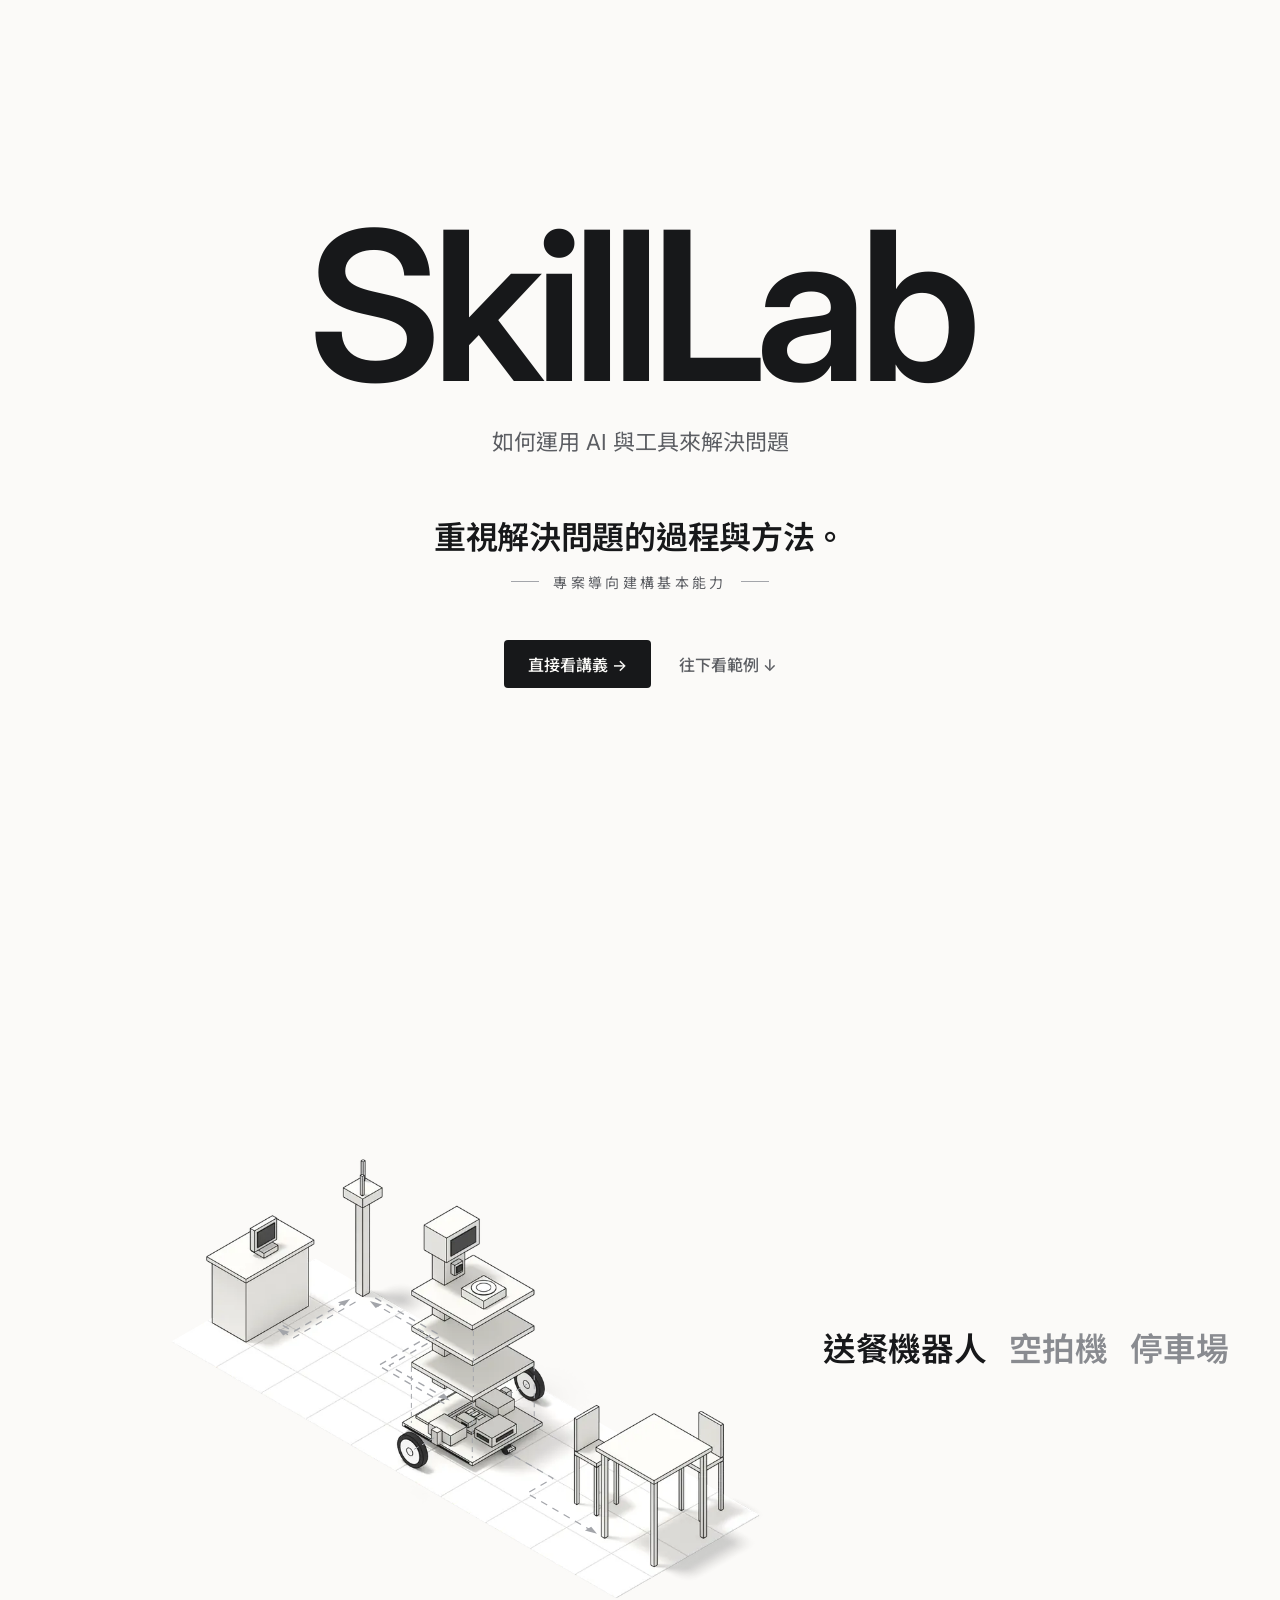
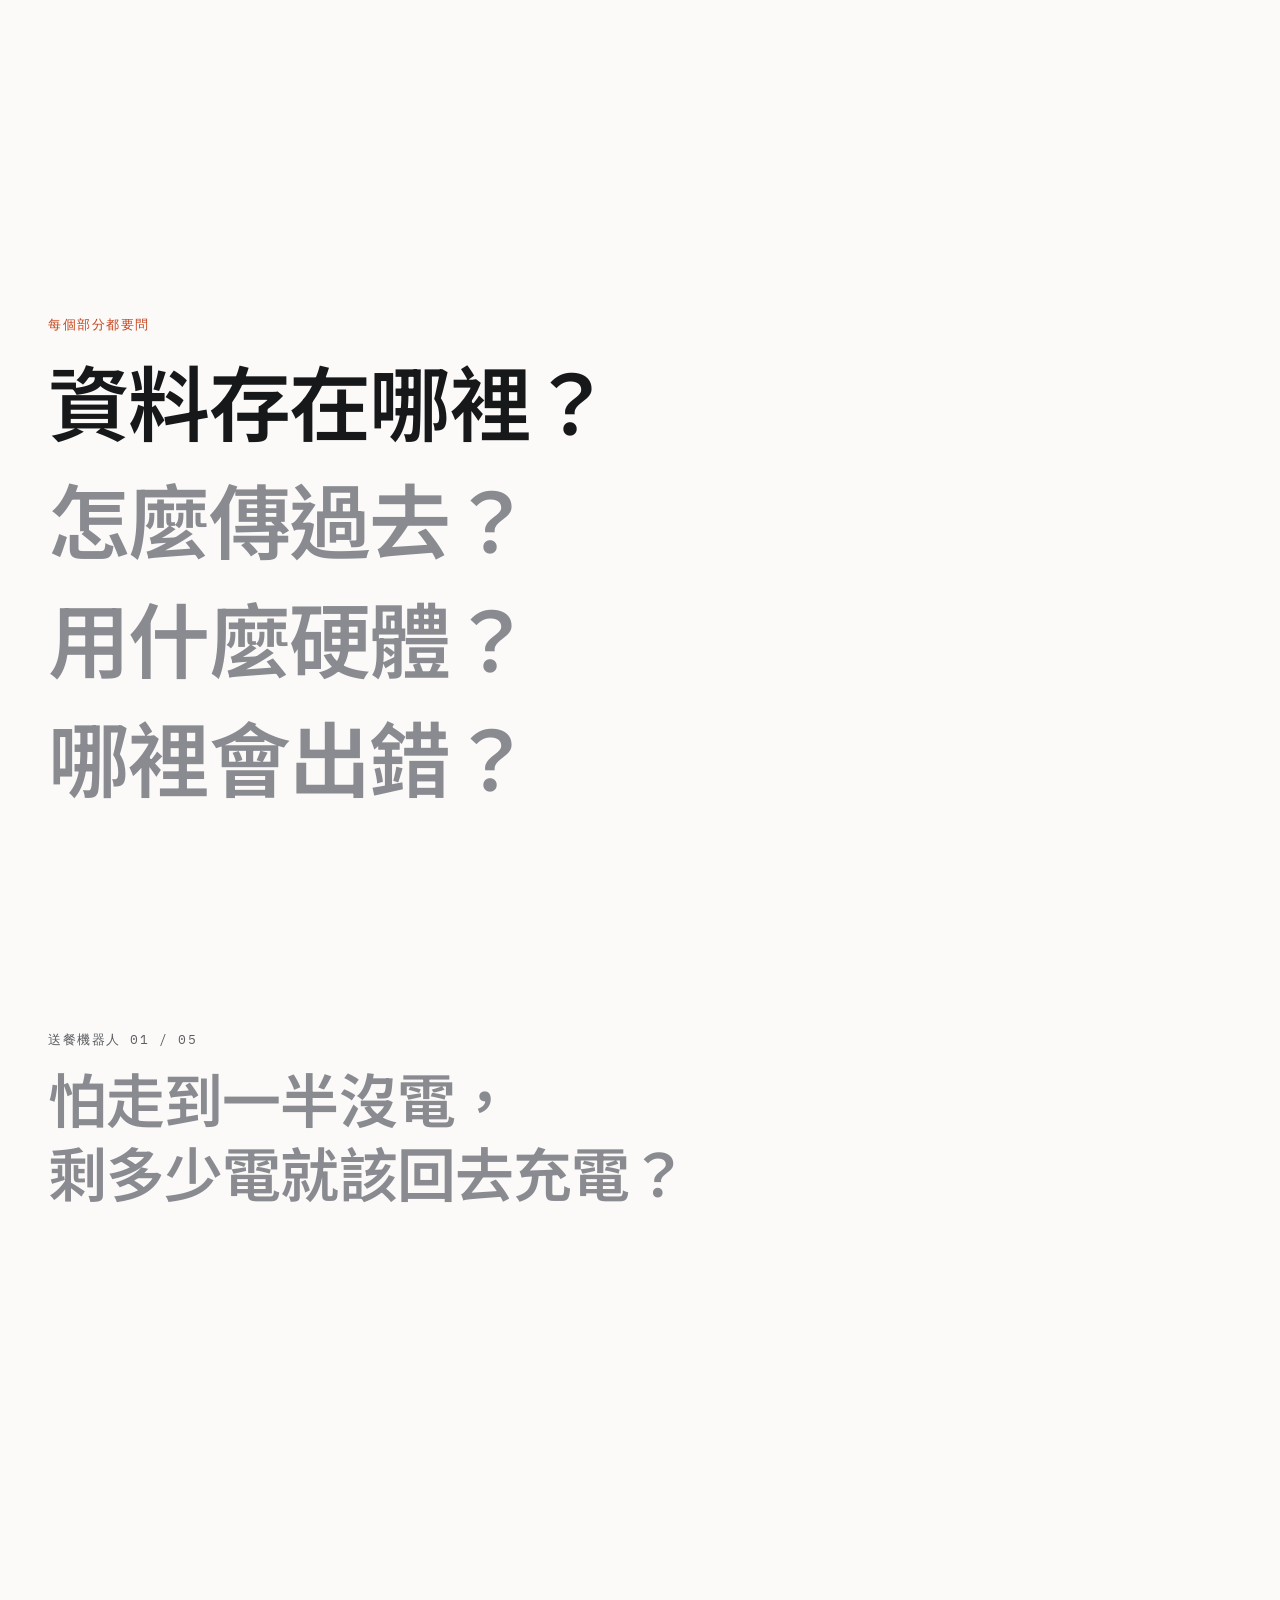
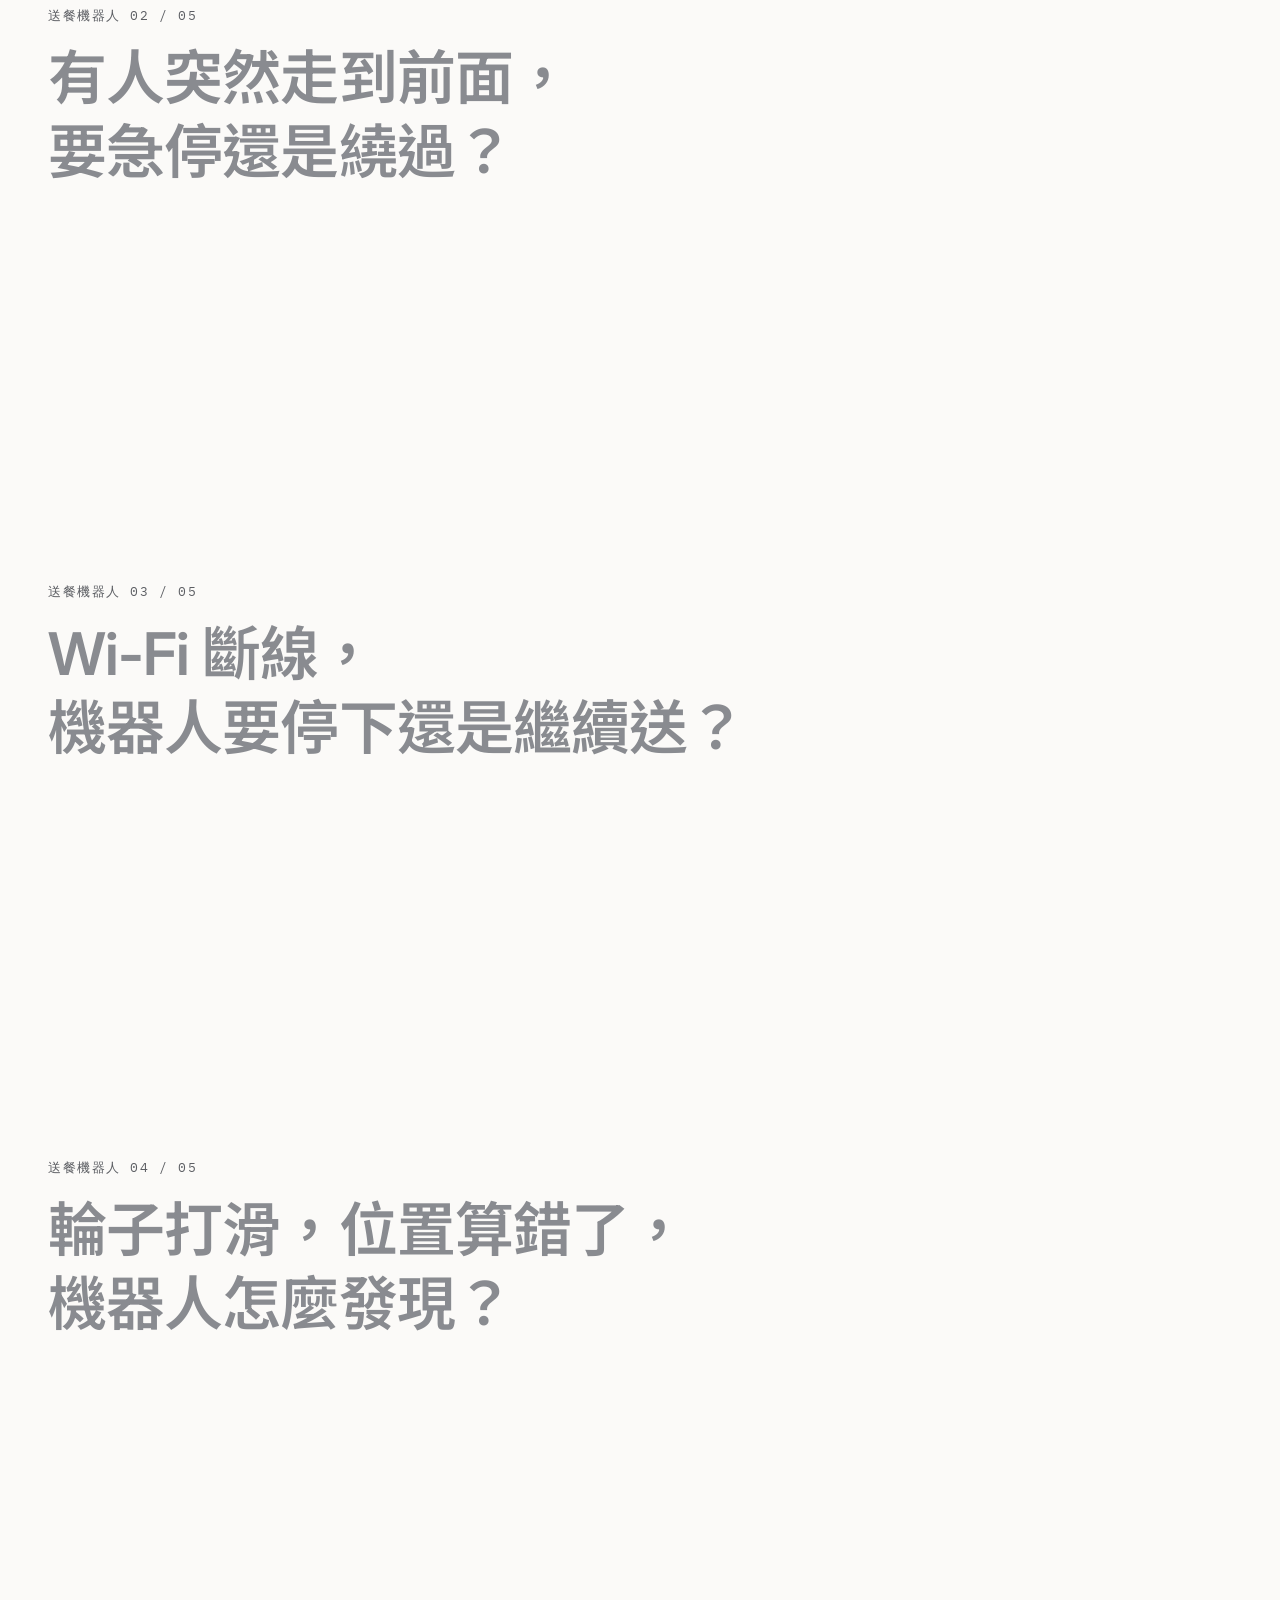
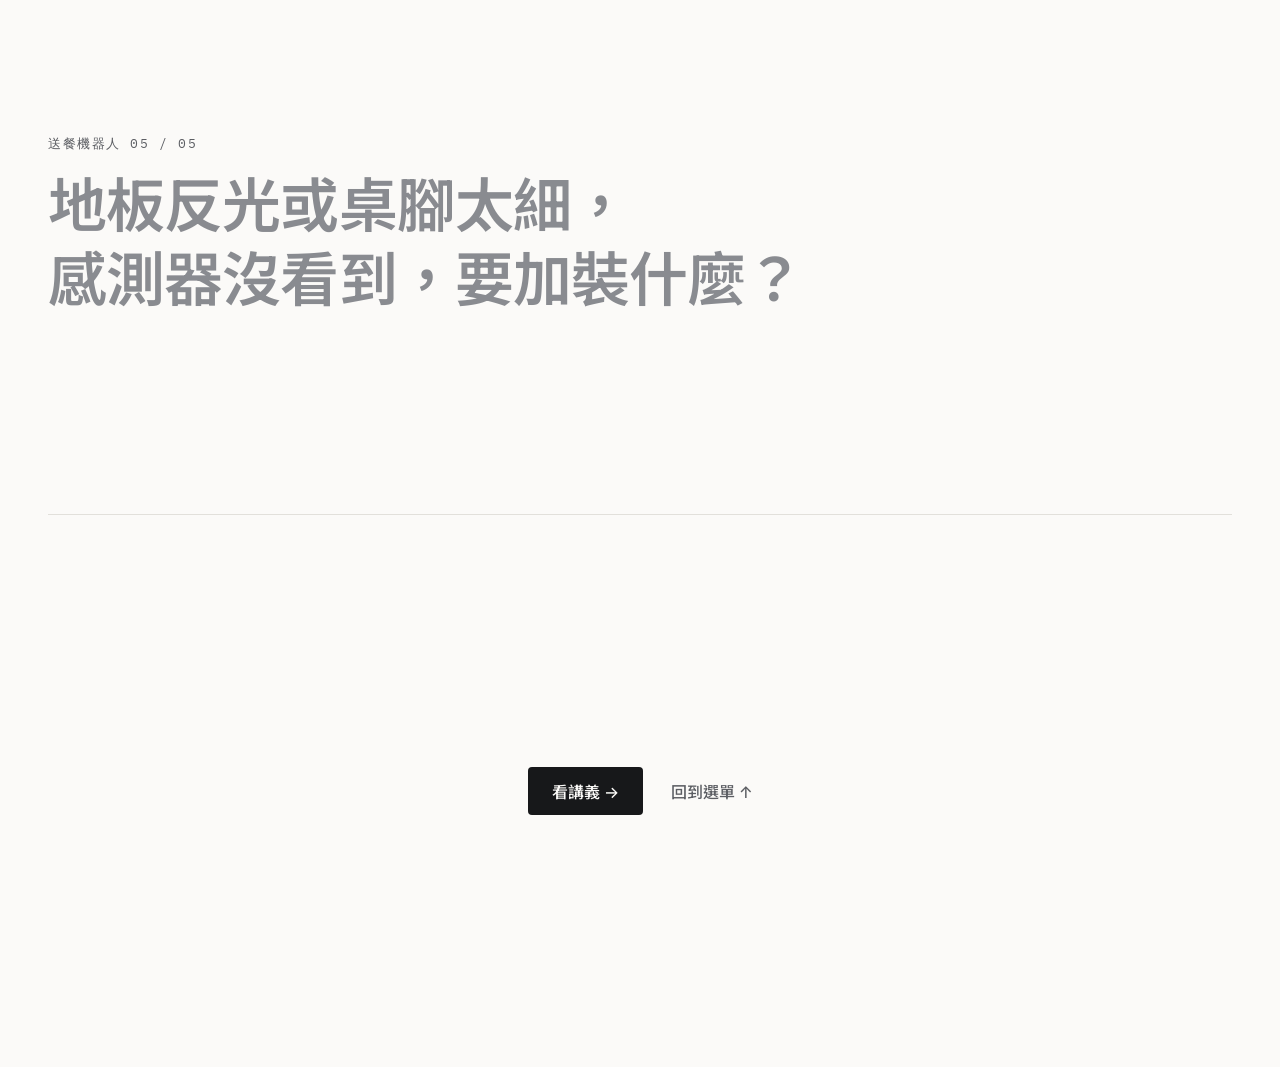
<file: index.html>
<!doctype html>
<html lang="zh-Hant">
<head>
<meta charset="utf-8">
<meta name="viewport" content="width=device-width, initial-scale=1">
<title>SkillLab</title>
<link rel="preconnect" href="https://fonts.googleapis.com">
<link rel="preconnect" href="https://fonts.gstatic.com" crossorigin>
<link href="https://fonts.googleapis.com/css2?family=IBM+Plex+Mono:wght@400;500&family=Inter:wght@400;500;600;700&family=Noto+Sans+TC:wght@400;500;700&display=swap" rel="stylesheet">
<link rel="stylesheet" href="assets/style.css">
</head>
<body data-ex="robot">

<header class="hero">
  <h1>SkillLab</h1>
  <p class="sub">如何運用 AI 與工具來解決問題</p>
  <p class="core">重視解決問題的過程與方法。</p>
  <p class="tag">專案導向建構基本能力</p>
  <div class="actions">
    <a class="btn" href="handout.html">直接看講義 →</a>
    <a class="more" href="#example">往下看範例 ↓</a>
  </div>
</header>

<section class="teardown" id="example" aria-label="範例">
  <div class="steps" aria-hidden="true">
    <div class="trig" data-step="0"></div>
    <div class="trig" data-step="1"></div>
    <div class="trig" data-step="2"></div>
    <div class="trig" data-step="3"></div>
    <div class="trig" data-step="4"></div>
    <div class="trig" data-step="5"></div>
    <div class="trig" data-step="6"></div>
  </div>
  <div class="stage" data-step="0">
    <div class="stage-inner">
      <div class="fig">
<!-- build:figs:start -->
<div class="fig-ex" id="fig-robot" role="tabpanel" aria-labelledby="tab-robot" data-ex="robot">
<div class="shot" style="--ar: 1122 / 812">
<img class="shot-img" data-s="0" src="assets/renders/robot-s0.webp" srcset="assets/renders/robot-s0.webp 1122w, assets/renders/robot-s0@2x.webp 2244w" sizes="(max-width: 899px) 100vw, 60vw" width="1122" height="812" alt="" loading="lazy" decoding="async">
<img class="shot-img" data-s="1" src="assets/renders/robot-s1.webp" srcset="assets/renders/robot-s1.webp 1122w, assets/renders/robot-s1@2x.webp 2244w" sizes="(max-width: 899px) 100vw, 60vw" width="1122" height="812" alt="" loading="lazy" decoding="async">
<img class="shot-img" data-s="2" src="assets/renders/robot-s2.webp" srcset="assets/renders/robot-s2.webp 1122w, assets/renders/robot-s2@2x.webp 2244w" sizes="(max-width: 899px) 100vw, 60vw" width="1122" height="812" alt="" loading="lazy" decoding="async">
<img class="shot-img" data-s="3" src="assets/renders/robot-s3.webp" srcset="assets/renders/robot-s3.webp 1122w, assets/renders/robot-s3@2x.webp 2244w" sizes="(max-width: 899px) 100vw, 60vw" width="1122" height="812" alt="" loading="lazy" decoding="async">
<img class="shot-img" data-s="4" src="assets/renders/robot-s4.webp" srcset="assets/renders/robot-s4.webp 1122w, assets/renders/robot-s4@2x.webp 2244w" sizes="(max-width: 899px) 100vw, 60vw" width="1122" height="812" alt="" loading="lazy" decoding="async">
<img class="shot-img" data-s="5" src="assets/renders/robot-s5.webp" srcset="assets/renders/robot-s5.webp 1122w, assets/renders/robot-s5@2x.webp 2244w" sizes="(max-width: 899px) 100vw, 60vw" width="1122" height="812" alt="" loading="lazy" decoding="async">
<img class="shot-img" data-s="6" src="assets/renders/robot-s6.webp" srcset="assets/renders/robot-s6.webp 1122w, assets/renders/robot-s6@2x.webp 2244w" sizes="(max-width: 899px) 100vw, 60vw" width="1122" height="812" alt="" loading="lazy" decoding="async">
<svg class="model overlay" viewBox="0 0 1122 812" role="img" aria-label="送餐機器人示意圖" xmlns="http://www.w3.org/2000/svg">
<g data-slot="decide" data-part="route"><path class="net" d="M719.8 569.5 L779.4 603.9 L739.2 627.1 L847.3 689.5"/><polygon class="net-head" points="847.3,689.5 828.6,684.3 838.3,678.7"/></g>
<g data-slot="send" data-part="network"><path class="net" d="M474.6 331.9 L379.0 387.1 L354.0 372.7"/><polygon class="net-head" points="354.0,372.7 372.7,377.9 363.0,383.5"/><path class="net" d="M362.3 367.9 L379.0 377.5 L466.3 327.1"/><polygon class="net-head" points="466.3,327.1 457.2,337.9 447.5,332.3"/><path class="net" d="M505.0 325.5 L606.2 383.9 L526.5 429.9 L620.1 483.9"/><polygon class="net-head" points="620.1,483.9 601.4,478.7 611.0,473.1"/><path class="net" d="M611.7 488.7 L509.9 429.9 L589.6 383.9 L496.7 330.3"/><polygon class="net-head" points="496.7,330.3 515.4,335.5 505.7,341.1"/></g>
<g data-slot="base" data-part="align"><line class="cone" x1="656.4" y1="376.7" x2="656.4" y2="463.2"/><line class="cone" x1="750.4" y1="431.0" x2="750.4" y2="517.5"/><line class="cone" x1="560.8" y1="431.9" x2="560.8" y2="518.4"/><line class="cone" x1="654.8" y1="486.2" x2="654.8" y2="572.7"/><line class="cone" x1="595.9" y1="541.4" x2="559.2" y2="562.5"/><line class="cone" x1="710.6" y1="475.1" x2="739.3" y2="458.6"/></g>
<g class="callout" data-slot="sense" data-part="lidar"><line class="lead" x1="704.2" y1="531.3" x2="694.2" y2="681.3"/><circle class="dot" cx="704.2" cy="531.3" r="5"/><text class="lbl" x="684.2" y="681.3" text-anchor="end" dominant-baseline="central">光達</text></g>
<g class="callout" data-slot="sense" data-part="camera"><line class="lead" x1="634.1" y1="271.8" x2="804.1" y2="211.8"/><circle class="dot" cx="634.1" cy="271.8" r="5"/><text class="lbl" x="814.1" y="211.8" text-anchor="start" dominant-baseline="central">攝影機</text></g>
<g class="callout" data-slot="sense" data-part="encoder" data-loop="1"><line class="lead" x1="599.9" y1="529.0" x2="499.9" y2="679.0"/><circle class="dot" cx="599.9" cy="529.0" r="5"/><text class="lbl" x="489.9" y="679.0" text-anchor="end" dominant-baseline="central">編碼器</text></g>
<g class="callout" data-slot="decide" data-part="board-main" data-loop="1"><line class="lead" x1="670.8" y1="523.0" x2="860.8" y2="373.0"/><circle class="dot" cx="670.8" cy="523.0" r="5"/><text class="lbl" x="870.8" y="373.0" text-anchor="start" dominant-baseline="central">主控板</text></g>
<g class="callout" data-slot="act" data-part="board-driver" data-loop="1"><line class="lead" x1="605.4" y1="485.3" x2="440.4" y2="507.3"/><circle class="dot" cx="605.4" cy="485.3" r="5"/><text class="lbl" x="430.4" y="507.3" text-anchor="end" dominant-baseline="central">馬達驅動板</text></g>
<g class="callout" data-slot="act" data-part="motor" data-loop="1"><line class="lead" x1="616.6" y1="521.1" x2="426.6" y2="581.1"/><circle class="dot" cx="616.6" cy="521.1" r="5"/><text class="lbl" x="416.6" y="581.1" text-anchor="end" dominant-baseline="central">輪子馬達</text></g>
<g class="callout" data-slot="record" data-part="chip"><line class="lead" x1="645.3" y1="510.1" x2="520.3" y2="518.1"/><circle class="dot" cx="645.3" cy="510.1" r="5"/><text class="lbl" x="510.3" y="518.1" text-anchor="end" dominant-baseline="central">儲存裝置</text></g>
<g class="callout" data-slot="send" data-part="ap"><line class="lead" x1="485.6" y1="124.9" x2="345.6" y2="44.9"/><circle class="dot" cx="485.6" cy="124.9" r="5"/><text class="lbl" x="335.6" y="44.9" text-anchor="end" dominant-baseline="central">無線基地台</text></g>
<g class="callout" data-slot="send" data-part="tablet"><line class="lead" x1="336.0" y1="212.1" x2="186.0" y2="162.1"/><circle class="dot" cx="336.0" cy="212.1" r="5"/><text class="lbl" x="176.0" y="162.1" text-anchor="end" dominant-baseline="central">櫃台平板</text></g>
</svg>
</div>
</div>
<div class="fig-ex" id="fig-drone" role="tabpanel" aria-labelledby="tab-drone" data-ex="drone" hidden>
<div class="shot" style="--ar: 952 / 721">
<img class="shot-img" data-s="0" src="assets/renders/drone-s0.webp" srcset="assets/renders/drone-s0.webp 952w, assets/renders/drone-s0@2x.webp 1904w" sizes="(max-width: 899px) 100vw, 60vw" width="952" height="721" alt="" loading="lazy" decoding="async">
<img class="shot-img" data-s="1" src="assets/renders/drone-s1.webp" srcset="assets/renders/drone-s1.webp 952w, assets/renders/drone-s1@2x.webp 1904w" sizes="(max-width: 899px) 100vw, 60vw" width="952" height="721" alt="" loading="lazy" decoding="async">
<img class="shot-img" data-s="2" src="assets/renders/drone-s2.webp" srcset="assets/renders/drone-s2.webp 952w, assets/renders/drone-s2@2x.webp 1904w" sizes="(max-width: 899px) 100vw, 60vw" width="952" height="721" alt="" loading="lazy" decoding="async">
<img class="shot-img" data-s="3" src="assets/renders/drone-s3.webp" srcset="assets/renders/drone-s3.webp 952w, assets/renders/drone-s3@2x.webp 1904w" sizes="(max-width: 899px) 100vw, 60vw" width="952" height="721" alt="" loading="lazy" decoding="async">
<img class="shot-img" data-s="4" src="assets/renders/drone-s4.webp" srcset="assets/renders/drone-s4.webp 952w, assets/renders/drone-s4@2x.webp 1904w" sizes="(max-width: 899px) 100vw, 60vw" width="952" height="721" alt="" loading="lazy" decoding="async">
<img class="shot-img" data-s="5" src="assets/renders/drone-s5.webp" srcset="assets/renders/drone-s5.webp 952w, assets/renders/drone-s5@2x.webp 1904w" sizes="(max-width: 899px) 100vw, 60vw" width="952" height="721" alt="" loading="lazy" decoding="async">
<img class="shot-img" data-s="6" src="assets/renders/drone-s6.webp" srcset="assets/renders/drone-s6.webp 952w, assets/renders/drone-s6@2x.webp 1904w" sizes="(max-width: 899px) 100vw, 60vw" width="952" height="721" alt="" loading="lazy" decoding="async">
<svg class="model overlay" viewBox="0 0 952 721" role="img" aria-label="空拍機示意圖" xmlns="http://www.w3.org/2000/svg">
<g data-slot="act" data-part="螺旋槳"><path class="cone" fill="none" d="M461.6 241.8 L446.4 249.3 L429.4 255.3 L410.9 259.7 L391.5 262.4 L371.6 263.3 L351.7 262.4 L332.2 259.7 L313.8 255.3 L296.7 249.3 L281.5 241.8 L268.5 233.0 L258.1 223.2 L250.4 212.5 L245.8 201.3 L244.2 189.8 L245.8 178.3 L250.4 167.1 L258.1 156.4 L268.5 146.6 L281.5 137.8 L296.7 130.3 L313.8 124.3 L332.2 119.8 L351.7 117.1 L371.6 116.2 L391.5 117.1 L410.9 119.8 L429.4 124.3 L446.4 130.3 L461.6 137.8 L474.6 146.6 L485.1 156.4 L492.7 167.1 L497.4 178.3 L499.0 189.8 L497.4 201.3 L492.7 212.5 L485.1 223.2 L474.6 233.0 Z"/></g>
<g data-slot="act" data-part="螺旋槳"><path class="cone" fill="none" d="M713.8 241.8 L698.6 249.3 L681.6 255.3 L663.1 259.7 L643.7 262.4 L623.8 263.3 L603.8 262.4 L584.4 259.7 L565.9 255.3 L548.9 249.3 L533.7 241.8 L520.7 233.0 L510.3 223.2 L502.6 212.5 L498.0 201.3 L496.4 189.8 L498.0 178.3 L502.6 167.1 L510.3 156.4 L520.7 146.6 L533.7 137.8 L548.9 130.3 L565.9 124.3 L584.4 119.8 L603.8 117.1 L623.8 116.2 L643.7 117.1 L663.1 119.8 L681.6 124.3 L698.6 130.3 L713.8 137.8 L726.8 146.6 L737.3 156.4 L744.9 167.1 L749.6 178.3 L751.1 189.8 L749.6 201.3 L744.9 212.5 L737.3 223.2 L726.8 233.0 Z"/></g>
<g data-slot="base" data-part="shell"><line class="cone" x1="497.7" y1="112.8" x2="497.7" y2="233.5"/><line class="cone" x1="594.9" y1="169.0" x2="594.9" y2="289.6"/><line class="cone" x1="497.7" y1="225.1" x2="497.7" y2="345.8"/><line class="cone" x1="400.4" y1="169.0" x2="400.4" y2="289.6"/></g>
<g data-slot="act" data-part="螺旋槳"><path class="cone" fill="none" d="M713.8 387.4 L698.6 394.9 L681.6 400.9 L663.1 405.3 L643.7 408.0 L623.8 408.9 L603.8 408.0 L584.4 405.3 L565.9 400.9 L548.9 394.9 L533.7 387.4 L520.7 378.6 L510.3 368.8 L502.6 358.1 L498.0 346.9 L496.4 335.4 L498.0 323.9 L502.6 312.7 L510.3 302.0 L520.7 292.2 L533.7 283.4 L548.9 275.9 L565.9 269.9 L584.4 265.4 L603.8 262.7 L623.8 261.8 L643.7 262.7 L663.1 265.4 L681.6 269.9 L698.6 275.9 L713.8 283.4 L726.8 292.2 L737.3 302.0 L744.9 312.7 L749.6 323.9 L751.1 335.4 L749.6 346.9 L744.9 358.1 L737.3 368.8 L726.8 378.6 Z"/></g>
<g data-slot="act" data-part="螺旋槳"><path class="cone" fill="none" d="M461.6 387.4 L446.4 394.9 L429.4 400.9 L410.9 405.3 L391.5 408.0 L371.6 408.9 L351.7 408.0 L332.2 405.3 L313.8 400.9 L296.7 394.9 L281.5 387.4 L268.5 378.6 L258.1 368.8 L250.4 358.1 L245.8 346.9 L244.2 335.4 L245.8 323.9 L250.4 312.7 L258.1 302.0 L268.5 292.2 L281.5 283.4 L296.7 275.9 L313.8 269.9 L332.2 265.4 L351.7 262.7 L371.6 261.8 L391.5 262.7 L410.9 265.4 L429.4 269.9 L446.4 275.9 L461.6 283.4 L474.6 292.2 L485.1 302.0 L492.7 312.7 L497.4 323.9 L499.0 335.4 L497.4 346.9 L492.7 358.1 L485.1 368.8 L474.6 378.6 Z"/></g>
<g data-slot="send" data-part="network"><path class="net" d="M292.3 553.6 L330.1 575.4 L407.6 530.7 L407.6 354.1"/><polygon class="net-head" points="407.6,354.1 414.6,374.1 400.6,374.1"/><path class="net" d="M395.0 346.8 L395.0 523.4 L331.9 559.8 L308.5 546.3"/><polygon class="net-head" points="308.5,546.3 329.4,550.2 322.4,562.4"/></g>
<g class="callout" data-slot="sense" data-part="GPS"><line class="lead" x1="497.7" y1="114.9" x2="557.7" y2="44.9"/><circle class="dot" cx="497.7" cy="114.9" r="5"/><text class="lbl" x="567.7" y="44.9" text-anchor="start" dominant-baseline="central">GPS</text></g>
<g class="callout" data-slot="sense" data-part="指南針"><line class="lead" x1="486.9" y1="150.3" x2="316.9" y2="60.3"/><circle class="dot" cx="486.9" cy="150.3" r="5"/><text class="lbl" x="306.9" y="60.3" text-anchor="end" dominant-baseline="central">指南針</text></g>
<g class="callout" data-slot="sense" data-part="IMU" data-loop="1"><line class="lead" x1="467.0" y1="244.9" x2="277.0" y2="214.9"/><circle class="dot" cx="467.0" cy="244.9" r="5"/><text class="lbl" x="267.0" y="214.9" text-anchor="end" dominant-baseline="central">IMU</text></g>
<g class="callout" data-slot="sense" data-part="氣壓計"><line class="lead" x1="529.2" y1="246.5" x2="759.2" y2="241.5"/><circle class="dot" cx="529.2" cy="246.5" r="5"/><text class="lbl" x="769.2" y="241.5" text-anchor="start" dominant-baseline="central">氣壓計</text></g>
<g class="callout" data-slot="sense" data-part="相機"><line class="lead" x1="425.6" y1="370.7" x2="555.6" y2="480.7"/><circle class="dot" cx="425.6" cy="370.7" r="5"/><text class="lbl" x="565.6" y="480.7" text-anchor="start" dominant-baseline="central">相機</text></g>
<g class="callout" data-slot="decide" data-part="飛控板" data-loop="1"><line class="lead" x1="479.7" y1="268.8" x2="239.7" y2="328.8"/><circle class="dot" cx="479.7" cy="268.8" r="5"/><text class="lbl" x="229.7" y="328.8" text-anchor="end" dominant-baseline="central">飛控板</text></g>
<g class="callout" data-slot="act" data-part="電子調速器" data-loop="1"><line class="lead" x1="528.3" y1="302.1" x2="728.3" y2="252.1"/><circle class="dot" cx="528.3" cy="302.1" r="5"/><text class="lbl" x="738.3" y="252.1" text-anchor="start" dominant-baseline="central">電子調速器</text></g>
<g class="callout" data-slot="act" data-part="螺旋槳"><line class="lead" x1="667.0" y1="388.4" x2="787.0" y2="398.4"/><circle class="dot" cx="667.0" cy="388.4" r="5"/><text class="lbl" x="797.0" y="398.4" text-anchor="start" dominant-baseline="central">螺旋槳</text></g>
<g class="callout" data-slot="act" data-part="馬達" data-loop="1"><line class="lead" x1="632.8" y1="373.9" x2="772.8" y2="483.9"/><circle class="dot" cx="632.8" cy="373.9" r="5"/><text class="lbl" x="782.8" y="483.9" text-anchor="start" dominant-baseline="central">馬達</text></g>
<g class="callout" data-slot="record" data-part="記憶卡"><line class="lead" x1="632.8" y1="331.2" x2="762.8" y2="201.2"/><circle class="dot" cx="632.8" cy="331.2" r="5"/><text class="lbl" x="772.8" y="201.2" text-anchor="start" dominant-baseline="central">記憶卡</text></g>
<g class="callout" data-slot="send" data-part="遙控器"><line class="lead" x1="268.0" y1="506.5" x2="148.0" y2="536.5"/><circle class="dot" cx="268.0" cy="506.5" r="5"/><text class="lbl" x="138.0" y="536.5" text-anchor="end" dominant-baseline="central">遙控器</text></g>
<g class="callout" data-slot="send" data-part="圖傳"><line class="lead" x1="411.2" y1="268.8" x2="211.2" y2="228.8"/><circle class="dot" cx="411.2" cy="268.8" r="5"/><text class="lbl" x="201.2" y="228.8" text-anchor="end" dominant-baseline="central">圖傳</text></g>
</svg>
</div>
</div>
<div class="fig-ex" id="fig-parking" role="tabpanel" aria-labelledby="tab-parking" data-ex="parking" hidden>
<div class="shot" style="--ar: 1306 / 708">
<img class="shot-img" data-s="0" src="assets/renders/parking-s0.webp" srcset="assets/renders/parking-s0.webp 1306w, assets/renders/parking-s0@2x.webp 2612w" sizes="(max-width: 899px) 100vw, 60vw" width="1306" height="708" alt="" loading="lazy" decoding="async">
<img class="shot-img" data-s="1" src="assets/renders/parking-s1.webp" srcset="assets/renders/parking-s1.webp 1306w, assets/renders/parking-s1@2x.webp 2612w" sizes="(max-width: 899px) 100vw, 60vw" width="1306" height="708" alt="" loading="lazy" decoding="async">
<img class="shot-img" data-s="2" src="assets/renders/parking-s2.webp" srcset="assets/renders/parking-s2.webp 1306w, assets/renders/parking-s2@2x.webp 2612w" sizes="(max-width: 899px) 100vw, 60vw" width="1306" height="708" alt="" loading="lazy" decoding="async">
<img class="shot-img" data-s="3" src="assets/renders/parking-s3.webp" srcset="assets/renders/parking-s3.webp 1306w, assets/renders/parking-s3@2x.webp 2612w" sizes="(max-width: 899px) 100vw, 60vw" width="1306" height="708" alt="" loading="lazy" decoding="async">
<img class="shot-img" data-s="4" src="assets/renders/parking-s4.webp" srcset="assets/renders/parking-s4.webp 1306w, assets/renders/parking-s4@2x.webp 2612w" sizes="(max-width: 899px) 100vw, 60vw" width="1306" height="708" alt="" loading="lazy" decoding="async">
<img class="shot-img" data-s="5" src="assets/renders/parking-s5.webp" srcset="assets/renders/parking-s5.webp 1306w, assets/renders/parking-s5@2x.webp 2612w" sizes="(max-width: 899px) 100vw, 60vw" width="1306" height="708" alt="" loading="lazy" decoding="async">
<img class="shot-img" data-s="6" src="assets/renders/parking-s6.webp" srcset="assets/renders/parking-s6.webp 1306w, assets/renders/parking-s6@2x.webp 2612w" sizes="(max-width: 899px) 100vw, 60vw" width="1306" height="708" alt="" loading="lazy" decoding="async">
<svg class="model overlay" viewBox="0 0 1306 708" role="img" aria-label="停車場示意圖" xmlns="http://www.w3.org/2000/svg">
<g data-slot="send" data-part="network" data-loop="1"><path class="net" d="M899.7 421.1 L924.7 435.5 L1061.8 356.3"/><polygon class="net-head" points="1061.8,356.3 1052.8,367.1 1043.1,361.5"/><path class="net" d="M1070.2 361.1 L924.7 445.1 L891.4 425.9"/><polygon class="net-head" points="891.4,425.9 910.1,431.1 900.4,436.7"/></g>
<g data-slot="send" data-part="network"><path class="net" d="M1139.4 359.5 L1160.2 371.5 L729.3 620.3"/><polygon class="net-head" points="729.3,620.3 738.3,609.5 748.0,615.1"/></g>
<g data-slot="base" data-part="car"><text class="t-plate" transform="matrix(0.6928 -0.4000 0 0.8 496.7 331.0)" x="28" y="15" text-anchor="middle" font-size="9.6">ABC-1234</text></g>
<g data-slot="sense" data-part="camera"><line class="cone" x1="688.2" y1="153.4" x2="535.6" y2="308.7"/><line class="cone" x1="688.2" y1="153.4" x2="496.8" y2="348.7"/></g>
<g data-slot="act" data-part="display"><text class="t-screen" transform="matrix(0.6928 0.4000 0 0.8 719.4 183.0)" x="37" y="33.5" text-anchor="middle" font-size="12">ABC-1234</text></g>
<g class="callout" data-slot="sense" data-part="loop"><line class="lead" x1="519.4" y1="437.7" x2="459.4" y2="567.7"/><circle class="dot" cx="519.4" cy="437.7" r="5"/><text class="lbl" x="449.4" y="567.7" text-anchor="end" dominant-baseline="central">地感線圈</text></g>
<g class="callout" data-slot="sense" data-part="camera"><line class="lead" x1="701.6" y1="134.9" x2="591.6" y2="44.9"/><circle class="dot" cx="701.6" cy="134.9" r="5"/><text class="lbl" x="581.6" y="44.9" text-anchor="end" dominant-baseline="central">車牌辨識攝影機</text></g>
<g class="callout" data-slot="decide" data-part="controller" data-loop="1"><line class="lead" x1="897.0" y1="383.7" x2="1017.0" y2="493.7"/><circle class="dot" cx="897.0" cy="383.7" r="5"/><text class="lbl" x="1027.0" y="493.7" text-anchor="start" dominant-baseline="central">現場控制器</text></g>
<g class="callout" data-slot="act" data-part="display"><line class="lead" x1="750.1" y1="188.5" x2="660.1" y2="68.5"/><circle class="dot" cx="750.1" cy="188.5" r="5"/><text class="lbl" x="650.1" y="68.5" text-anchor="end" dominant-baseline="central">顯示幕</text></g>
<g class="callout" data-slot="act" data-part="barrier"><line class="lead" x1="573.4" y1="432.1" x2="513.4" y2="582.1"/><circle class="dot" cx="573.4" cy="432.1" r="5"/><text class="lbl" x="503.4" y="582.1" text-anchor="end" dominant-baseline="central">柵欄機</text></g>
<g class="callout" data-slot="record" data-part="database" data-loop="1"><line class="lead" x1="942.0" y1="310.5" x2="982.0" y2="80.5"/><circle class="dot" cx="942.0" cy="310.5" r="5"/><text class="lbl" x="992.0" y="80.5" text-anchor="start" dominant-baseline="central">資料庫</text></g>
<g class="callout" data-slot="send" data-part="server" data-loop="1"><line class="lead" x1="1097.9" y1="221.3" x2="1157.9" y2="111.3"/><circle class="dot" cx="1097.9" cy="221.3" r="5"/><text class="lbl" x="1167.9" y="111.3" text-anchor="start" dominant-baseline="central">伺服器</text></g>
<g class="callout" data-slot="send" data-part="kiosk"><line class="lead" x1="654.5" y1="559.7" x2="564.5" y2="569.7"/><circle class="dot" cx="654.5" cy="559.7" r="5"/><text class="lbl" x="554.5" y="569.7" text-anchor="end" dominant-baseline="central">繳費機</text></g>
</svg>
</div>
</div>
<!-- build:figs:end -->
      </div>
      <div class="side">
<!-- build:tabs:start -->
<div class="tabs" role="tablist" aria-label="範例">
  <button class="tab" role="tab" type="button" id="tab-robot" data-ex="robot" aria-selected="true" aria-controls="fig-robot" tabindex="0">送餐機器人</button>
  <button class="tab" role="tab" type="button" id="tab-drone" data-ex="drone" aria-selected="false" aria-controls="fig-drone" tabindex="-1">空拍機</button>
  <button class="tab" role="tab" type="button" id="tab-parking" data-ex="parking" aria-selected="false" aria-controls="fig-parking" tabindex="-1">停車場</button>
</div>
<!-- build:tabs:end -->
<!-- build:side:start -->
<div class="side-ex" data-ex="robot">
<svg class="glyph" viewBox="0 0 240 170" aria-hidden="true" focusable="false" xmlns="http://www.w3.org/2000/svg">
<g class="g-e" data-from="sense" data-to="decide" data-loop="1"><line x1="63.2" y1="53.3" x2="100.7" y2="26.0"/><polygon points="100.7,26.0 97.4,31.6 94.3,27.4"/></g>
<g class="g-e" data-from="decide" data-to="act" data-loop="1"><line x1="139.3" y1="26.0" x2="176.8" y2="53.3"/><polygon points="176.8,53.3 170.4,51.9 173.5,47.6"/></g>
<g class="g-e" data-from="act" data-to="sense" data-loop="1"><line x1="176.1" y1="67.3" x2="63.9" y2="67.3"/><polygon points="63.9,67.3 69.9,64.7 69.9,69.9"/></g>
<g class="g-e" data-from="record" data-to="decide"><line x1="162.5" y1="142.7" x2="124.5" y2="26.0"/><polygon points="124.5,26.0 128.9,30.9 123.9,32.5"/></g>
<g class="g-e" data-from="sense" data-to="record"><line x1="63.2" y1="81.3" x2="147.8" y2="142.7"/><polygon points="147.8,142.7 141.4,141.3 144.4,137.1"/></g>
<g class="g-e" data-from="send" data-to="decide"><line x1="77.5" y1="142.7" x2="115.5" y2="26.0"/><polygon points="115.5,26.0 116.1,32.5 111.1,30.9"/><polygon points="77.5,142.7 76.9,136.2 81.9,137.8"/></g>
<text data-slot="sense" x="43.9" y="67.3" text-anchor="middle" dominant-baseline="central">感測</text>
<text data-slot="decide" x="120.0" y="12.0" text-anchor="middle" dominant-baseline="central">判斷</text>
<text data-slot="act" x="196.1" y="67.3" text-anchor="middle" dominant-baseline="central">執行</text>
<text data-slot="record" x="167.0" y="156.7" text-anchor="middle" dominant-baseline="central">紀錄</text>
<text data-slot="send" x="73.0" y="156.7" text-anchor="middle" dominant-baseline="central">傳送</text>
</svg>
<div class="caps">
<div class="cap" aria-hidden="true">
  <p class="lab">感測</p>
  <p class="sent"><span class="ph">光達與攝影機看前方，</span><span class="ph">輪子編碼器算出走了多遠。</span></p>
</div>
<div class="cap" aria-hidden="true">
  <p class="lab">判斷</p>
  <p class="sent"><span class="ph">主控板規劃路線，</span><span class="ph">遇到障礙決定停下或繞過。</span></p>
</div>
<div class="cap" aria-hidden="true">
  <p class="lab">執行</p>
  <p class="sent">馬達驅動板控制左右輪的轉速。</p>
</div>
<div class="cap" aria-hidden="true">
  <p class="lab">紀錄</p>
  <p class="sent">存下店內地圖和每一趟的行駛紀錄。</p>
</div>
<div class="cap" aria-hidden="true">
  <p class="lab">傳送</p>
  <p class="sent"><span class="ph">透過 Wi-Fi 接收送餐指令，</span><span class="ph">回報位置與電量。</span></p>
</div>
<div class="cap" aria-hidden="true">
  <p class="lab">互相影響</p>
  <p class="sent"><span class="ph">編碼器量到輪子轉了多少，</span><span class="ph">主控板再修正馬達轉速。</span></p>
</div>
</div>
</div>
<div class="side-ex" data-ex="drone" hidden>
<svg class="glyph" viewBox="0 0 240 170" aria-hidden="true" focusable="false" xmlns="http://www.w3.org/2000/svg">
<g class="g-e" data-from="sense" data-to="decide" data-loop="1"><line x1="63.2" y1="53.3" x2="100.7" y2="26.0"/><polygon points="100.7,26.0 97.4,31.6 94.3,27.4"/></g>
<g class="g-e" data-from="decide" data-to="act" data-loop="1"><line x1="139.3" y1="26.0" x2="176.8" y2="53.3"/><polygon points="176.8,53.3 170.4,51.9 173.5,47.6"/></g>
<g class="g-e" data-from="act" data-to="sense" data-loop="1"><line x1="176.1" y1="67.3" x2="63.9" y2="67.3"/><polygon points="63.9,67.3 69.9,64.7 69.9,69.9"/></g>
<g class="g-e" data-from="sense" data-to="record"><line x1="63.2" y1="81.3" x2="147.8" y2="142.7"/><polygon points="147.8,142.7 141.4,141.3 144.4,137.1"/></g>
<g class="g-e" data-from="send" data-to="decide"><line x1="77.5" y1="142.7" x2="115.5" y2="26.0"/><polygon points="115.5,26.0 116.1,32.5 111.1,30.9"/></g>
<g class="g-e" data-from="sense" data-to="send"><line x1="48.5" y1="81.3" x2="68.4" y2="142.7"/><polygon points="68.4,142.7 64.1,137.8 69.0,136.2"/></g>
<text data-slot="sense" x="43.9" y="67.3" text-anchor="middle" dominant-baseline="central">感測</text>
<text data-slot="decide" x="120.0" y="12.0" text-anchor="middle" dominant-baseline="central">判斷</text>
<text data-slot="act" x="196.1" y="67.3" text-anchor="middle" dominant-baseline="central">執行</text>
<text data-slot="record" x="167.0" y="156.7" text-anchor="middle" dominant-baseline="central">紀錄</text>
<text data-slot="send" x="73.0" y="156.7" text-anchor="middle" dominant-baseline="central">傳送</text>
</svg>
<div class="caps">
<div class="cap" aria-hidden="true">
  <p class="lab">感測</p>
  <p class="sent"><span class="ph">慣性感測器（IMU）量傾斜，</span><span class="ph">GPS 定位，</span><span class="ph">氣壓計量高度。</span></p>
</div>
<div class="cap" aria-hidden="true">
  <p class="lab">判斷</p>
  <p class="sent"><span class="ph">飛控板依遙控指令和定位資料，</span><span class="ph">決定往哪飛、飛多高。</span></p>
</div>
<div class="cap" aria-hidden="true">
  <p class="lab">執行</p>
  <p class="sent">電子調速器控制四顆馬達的轉速。</p>
</div>
<div class="cap" aria-hidden="true">
  <p class="lab">紀錄</p>
  <p class="sent"><span class="ph">飛行紀錄存在飛控，</span><span class="ph">影片存在記憶卡。</span></p>
</div>
<div class="cap" aria-hidden="true">
  <p class="lab">傳送</p>
  <p class="sent"><span class="ph">遙控指令往上送，</span><span class="ph">即時影像與電量往回傳。</span></p>
</div>
<div class="cap" aria-hidden="true">
  <p class="lab">互相影響</p>
  <p class="sent"><span class="ph">IMU 量到機身傾斜，</span><span class="ph">飛控板立刻調整馬達轉速，</span><span class="ph">機身再回到水平。</span></p>
</div>
</div>
</div>
<div class="side-ex" data-ex="parking" hidden>
<svg class="glyph" viewBox="0 0 240 170" aria-hidden="true" focusable="false" xmlns="http://www.w3.org/2000/svg">
<g class="g-e" data-from="sense" data-to="decide"><line x1="63.2" y1="53.3" x2="100.7" y2="26.0"/><polygon points="100.7,26.0 97.4,31.6 94.3,27.4"/></g>
<g class="g-e" data-from="decide" data-to="act"><line x1="139.3" y1="26.0" x2="176.8" y2="53.3"/><polygon points="176.8,53.3 170.4,51.9 173.5,47.6"/></g>
<g class="g-e" data-from="record" data-to="decide" data-loop="1"><line x1="162.5" y1="142.7" x2="124.5" y2="26.0"/><polygon points="124.5,26.0 128.9,30.9 123.9,32.5"/><polygon points="162.5,142.7 158.1,137.8 163.1,136.2"/></g>
<g class="g-e" data-from="send" data-to="record" data-loop="1"><line x1="93.0" y1="156.7" x2="147.0" y2="156.7"/><polygon points="147.0,156.7 141.0,159.3 141.0,154.1"/><polygon points="93.0,156.7 99.0,154.1 99.0,159.3"/></g>
<text data-slot="sense" x="43.9" y="67.3" text-anchor="middle" dominant-baseline="central">感測</text>
<text data-slot="decide" x="120.0" y="12.0" text-anchor="middle" dominant-baseline="central">判斷</text>
<text data-slot="act" x="196.1" y="67.3" text-anchor="middle" dominant-baseline="central">執行</text>
<text data-slot="record" x="167.0" y="156.7" text-anchor="middle" dominant-baseline="central">紀錄</text>
<text data-slot="send" x="73.0" y="156.7" text-anchor="middle" dominant-baseline="central">傳送</text>
</svg>
<div class="caps">
<div class="cap" aria-hidden="true">
  <p class="lab">感測</p>
  <p class="sent"><span class="ph">地感線圈偵測到車，</span><span class="ph">攝影機拍下車牌。</span></p>
</div>
<div class="cap" aria-hidden="true">
  <p class="lab">判斷</p>
  <p class="sent"><span class="ph">辨識車牌，</span><span class="ph">比對是不是月租車。</span></p>
</div>
<div class="cap" aria-hidden="true">
  <p class="lab">執行</p>
  <p class="sent"><span class="ph">柵欄機抬起柵欄，</span><span class="ph">顯示幕秀出車牌。</span></p>
</div>
<div class="cap" aria-hidden="true">
  <p class="lab">紀錄</p>
  <p class="sent">存下車牌、進場時間與照片。</p>
</div>
<div class="cap" aria-hidden="true">
  <p class="lab">傳送</p>
  <p class="sent"><span class="ph">現場控制器把紀錄送到伺服器，</span><span class="ph">繳費機再用車牌查回來。</span></p>
</div>
<div class="cap" aria-hidden="true">
  <p class="lab">互相影響</p>
  <p class="sent"><span class="ph">月租名單由伺服器傳到現場，</span><span class="ph">判斷才知道這台車要不要收費。</span></p>
</div>
</div>
</div>
<!-- build:side:end -->
      </div>
    </div>
  </div>
</section>

<section class="ask" aria-labelledby="ask-lab">
  <p class="lab" id="ask-lab">每個部分都要問</p>
  <ol class="reveal">
    <li>資料存在哪裡？</li>
    <li>怎麼傳過去？</li>
    <li>用什麼硬體？</li>
    <li id="ask-err">哪裡會出錯？</li>
  </ol>
</section>

<section class="traps" aria-labelledby="ask-err">
<!-- build:traps:start -->
<ol class="reveal traps-list" data-ex="robot">
  <li><span class="idx">送餐機器人 01 / 05</span><p class="q"><span class="ph">怕走到一半沒電，</span><span class="ph">剩多少電就該回去充電？</span></p></li>
  <li><span class="idx">送餐機器人 02 / 05</span><p class="q"><span class="ph">有人突然走到前面，</span><span class="ph">要急停還是繞過？</span></p></li>
  <li><span class="idx">送餐機器人 03 / 05</span><p class="q"><span class="ph">Wi-Fi 斷線，</span><span class="ph">機器人要停下還是繼續送？</span></p></li>
  <li><span class="idx">送餐機器人 04 / 05</span><p class="q"><span class="ph">輪子打滑，</span><span class="ph">位置算錯了，</span><span class="ph">機器人怎麼發現？</span></p></li>
  <li><span class="idx">送餐機器人 05 / 05</span><p class="q"><span class="ph">地板反光或桌腳太細，</span><span class="ph">感測器沒看到，</span><span class="ph">要加裝什麼？</span></p></li>
</ol>
<ol class="reveal traps-list" data-ex="drone" hidden>
  <li><span class="idx">空拍機 01 / 05</span><p class="q"><span class="ph">遙控訊號斷了，</span><span class="ph">要原地降落還是自動返航？</span></p></li>
  <li><span class="idx">空拍機 02 / 05</span><p class="q"><span class="ph">在室內或橋下收不到 GPS，</span><span class="ph">怎麼定位？</span></p></li>
  <li><span class="idx">空拍機 03 / 05</span><p class="q"><span class="ph">風太大，</span><span class="ph">馬達出力不夠，</span><span class="ph">多大的風就不該飛？</span></p></li>
  <li><span class="idx">空拍機 04 / 05</span><p class="q"><span class="ph">天氣冷，</span><span class="ph">電池電壓掉得太快，</span><span class="ph">起飛前要先做什麼？</span></p></li>
  <li><span class="idx">空拍機 05 / 05</span><p class="q"><span class="ph">指南針被金屬干擾，</span><span class="ph">飛控怎麼知道方向錯了？</span></p></li>
</ol>
<ol class="reveal traps-list" data-ex="parking" hidden>
  <li><span class="idx">停車場 01 / 05</span><p class="q"><span class="ph">網路斷了，</span><span class="ph">柵欄要不要開？</span></p></li>
  <li><span class="idx">停車場 02 / 05</span><p class="q"><span class="ph">有人跟著前車出去，</span><span class="ph">柵欄要多快放下？</span></p></li>
  <li><span class="idx">停車場 03 / 05</span><p class="q"><span class="ph">晚上或下雨，</span><span class="ph">車牌拍不清楚，</span><span class="ph">要放行還是人工確認？</span></p></li>
  <li><span class="idx">停車場 04 / 05</span><p class="q"><span class="ph">車牌認錯一個字，</span><span class="ph">出場查不到進場紀錄，</span><span class="ph">要收多少錢？</span></p></li>
  <li><span class="idx">停車場 05 / 05</span><p class="q"><span class="ph">柵欄放下前，</span><span class="ph">怎麼確定車子已經離開？</span></p></li>
</ol>
<!-- build:traps:end -->
</section>

<section class="next">
  <div class="actions">
    <a class="btn" href="handout.html">看講義 →</a>
    <a class="more" href="#example">回到選單 ↑</a>
  </div>
</section>

<script src="assets/main.js"></script>
</body>
</html>
</file>
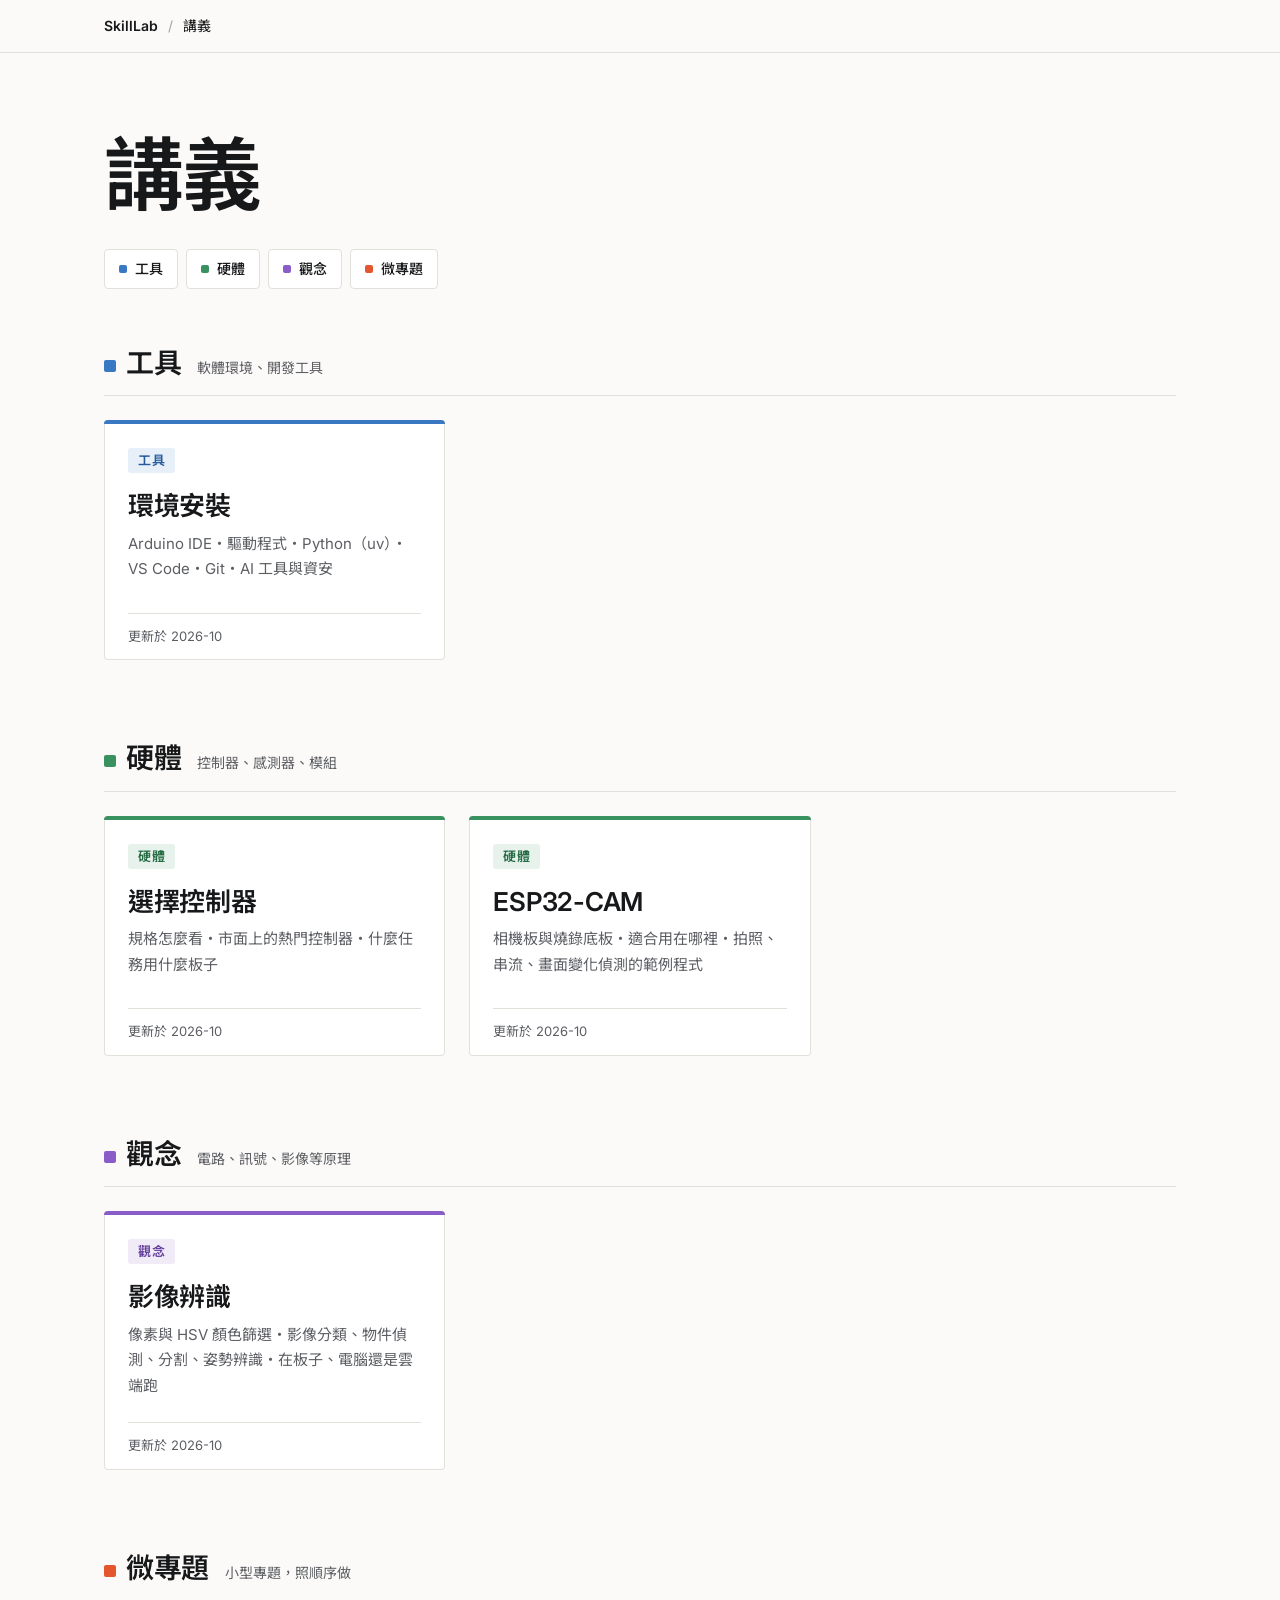
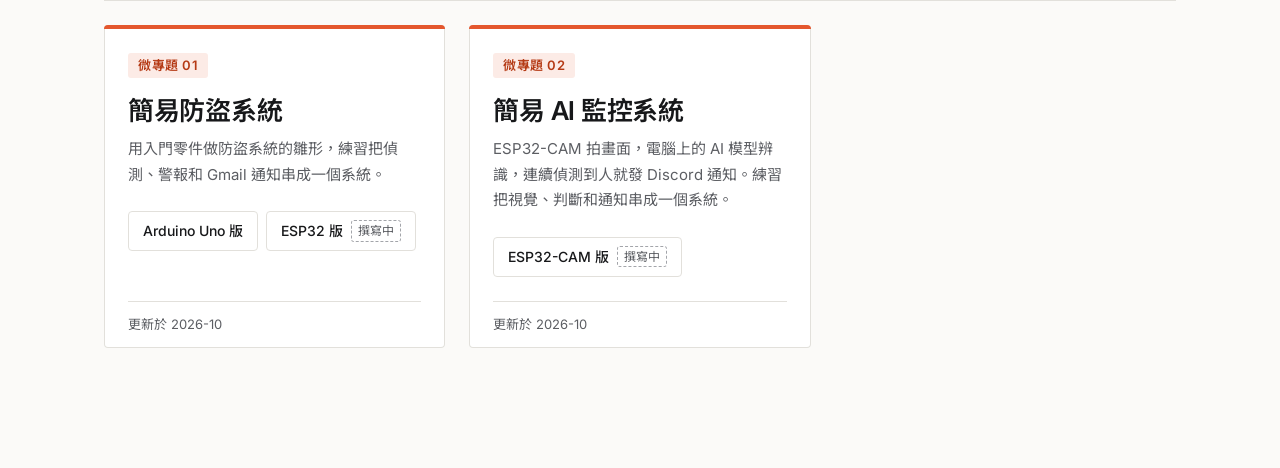
<file: handout.html>
<!doctype html>
<html lang="zh-Hant">
<head>
<meta charset="utf-8">
<meta name="viewport" content="width=device-width, initial-scale=1">
<title>講義｜SkillLab</title>
<link rel="preconnect" href="https://fonts.googleapis.com">
<link rel="preconnect" href="https://fonts.gstatic.com" crossorigin>
<link href="https://fonts.googleapis.com/css2?family=IBM+Plex+Mono:wght@400;500&family=Inter:wght@400;500;600;700&family=Noto+Sans+TC:wght@400;500;700&display=swap" rel="stylesheet">
<link rel="stylesheet" href="assets/style.css">
<link rel="stylesheet" href="assets/handout.css">
</head>
<body class="hd">
<header class="topbar"><div class="topbar-in">
  <a class="brand" href="index.html">SkillLab</a><span class="sep">/</span>
  <span class="here">講義</span>
</div></header>

<main class="menu">
  <h1>講義</h1>

  <!-- Grouped by type, groups in the order of the table in CLAUDE.md; inside a group, reading order.
       data-type picks the colour (see handout.css):
       tool 工具・hardware 硬體・concept 觀念・project 微專題・advanced 進階專題・resource 學習資源 -->
  <nav class="grp-nav" aria-label="講義類型">
    <a class="grp-jump" data-type="tool" href="#tool">工具</a>
    <a class="grp-jump" data-type="hardware" href="#hardware">硬體</a>
    <a class="grp-jump" data-type="concept" href="#concept">觀念</a>
    <a class="grp-jump" data-type="project" href="#project">微專題</a>
  </nav>

  <section class="grp" id="tool" data-type="tool" aria-labelledby="tool-h">
    <div class="grp-head"><h2 id="tool-h">工具</h2><p class="grp-desc">軟體環境、開發工具</p></div>
    <ul class="cards">
      <li class="card" data-type="tool">
        <p class="type-tag">工具</p>
        <h3><a class="card-link" href="handout/setup.html">環境安裝</a></h3>
        <p class="card-desc">Arduino&nbsp;IDE・驅動程式・Python（uv）・VS&nbsp;Code・Git・AI 工具與資安</p>
        <p class="card-date">更新於 <time datetime="2026-10">2026-10</time></p>
      </li>
    </ul>
  </section>

  <section class="grp" id="hardware" data-type="hardware" aria-labelledby="hardware-h">
    <div class="grp-head"><h2 id="hardware-h">硬體</h2><p class="grp-desc">控制器、感測器、模組</p></div>
    <ul class="cards">
      <li class="card" data-type="hardware">
        <p class="type-tag">硬體</p>
        <h3><a class="card-link" href="handout/controller.html">選擇控制器</a></h3>
        <p class="card-desc">規格怎麼看・市面上的熱門控制器・什麼任務用什麼板子</p>
        <p class="card-date">更新於 <time datetime="2026-10">2026-10</time></p>
      </li>
      <li class="card" data-type="hardware">
        <p class="type-tag">硬體</p>
        <h3><a class="card-link" href="handout/esp32-cam.html">ESP32-CAM</a></h3>
        <p class="card-desc">相機板與燒錄底板・適合用在哪裡・拍照、串流、畫面變化偵測的範例程式</p>
        <p class="card-date">更新於 <time datetime="2026-10">2026-10</time></p>
      </li>
    </ul>
  </section>

  <section class="grp" id="concept" data-type="concept" aria-labelledby="concept-h">
    <div class="grp-head"><h2 id="concept-h">觀念</h2><p class="grp-desc">電路、訊號、影像等原理</p></div>
    <ul class="cards">
      <li class="card" data-type="concept">
        <p class="type-tag">觀念</p>
        <h3><a class="card-link" href="handout/vision.html">影像辨識</a></h3>
        <p class="card-desc">像素與 HSV 顏色篩選・影像分類、物件偵測、分割、姿勢辨識・在板子、電腦還是雲端跑</p>
        <p class="card-date">更新於 <time datetime="2026-10">2026-10</time></p>
      </li>
    </ul>
  </section>

  <section class="grp" id="project" data-type="project" aria-labelledby="project-h">
    <div class="grp-head"><h2 id="project-h">微專題</h2><p class="grp-desc">小型專題，照順序做</p></div>
    <ul class="cards">
      <li class="card" data-type="project">
        <p class="type-tag">微專題 01</p>
        <h3><a class="card-link" href="handout/alarm-uno.html">簡易防盜系統</a></h3>
        <p class="card-desc">用入門零件做防盜系統的雛形，練習把偵測、警報和 Gmail 通知串成一個系統。</p>
        <ul class="card-vers" aria-label="版本">
          <li><a class="ver" href="handout/alarm-uno.html">Arduino Uno 版</a></li>
          <li><a class="ver" href="handout/alarm-esp32.html">ESP32 版<span class="st">撰寫中</span></a></li>
        </ul>
        <p class="card-date">更新於 <time datetime="2026-10">2026-10</time></p>
      </li>
      <li class="card" data-type="project">
        <p class="type-tag">微專題 02</p>
        <h3><a class="card-link" href="handout/monitor-esp32cam.html">簡易 AI 監控系統</a></h3>
        <p class="card-desc">ESP32-CAM 拍畫面，電腦上的 AI 模型辨識，連續偵測到人就發 Discord 通知。練習把視覺、判斷和通知串成一個系統。</p>
        <ul class="card-vers" aria-label="版本">
          <li><a class="ver" href="handout/monitor-esp32cam.html">ESP32-CAM 版<span class="st">撰寫中</span></a></li>
        </ul>
        <p class="card-date">更新於 <time datetime="2026-10">2026-10</time></p>
      </li>
    </ul>
  </section>
</main>
</body>
</html>
</file>
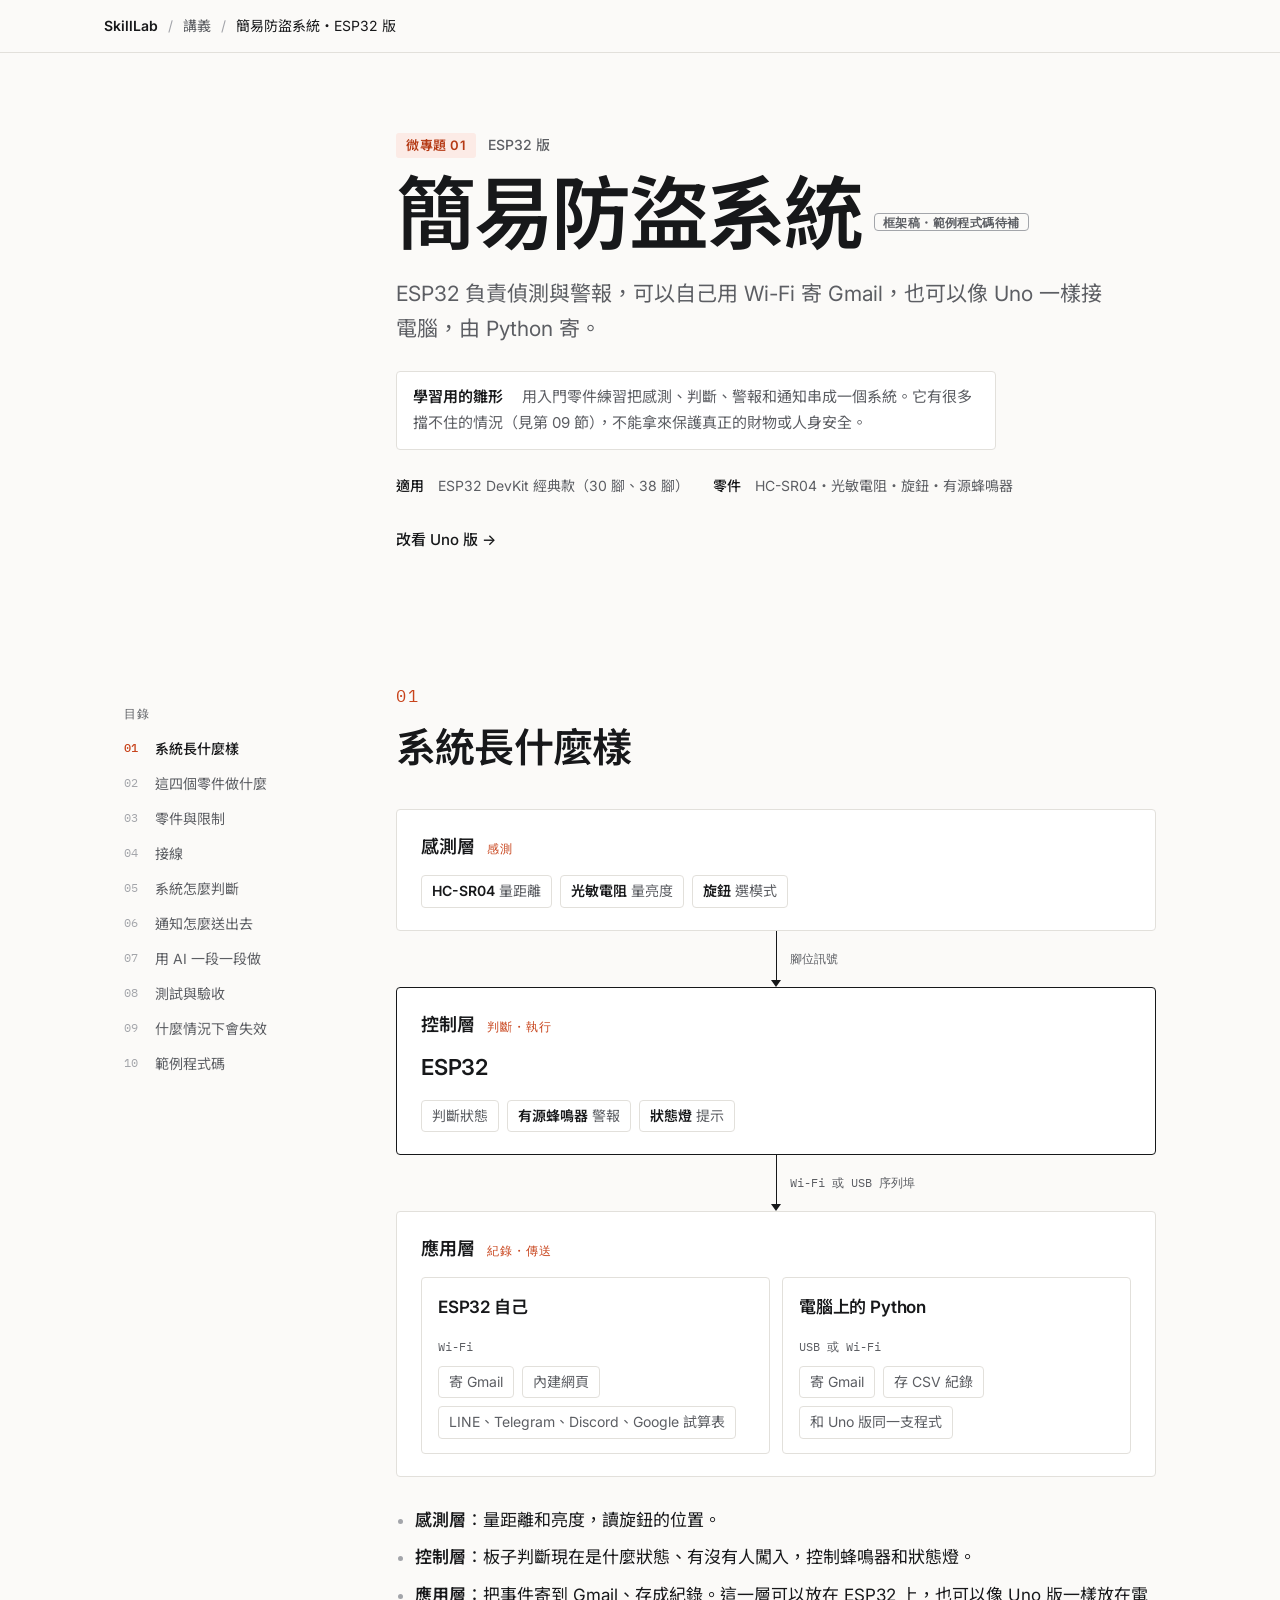
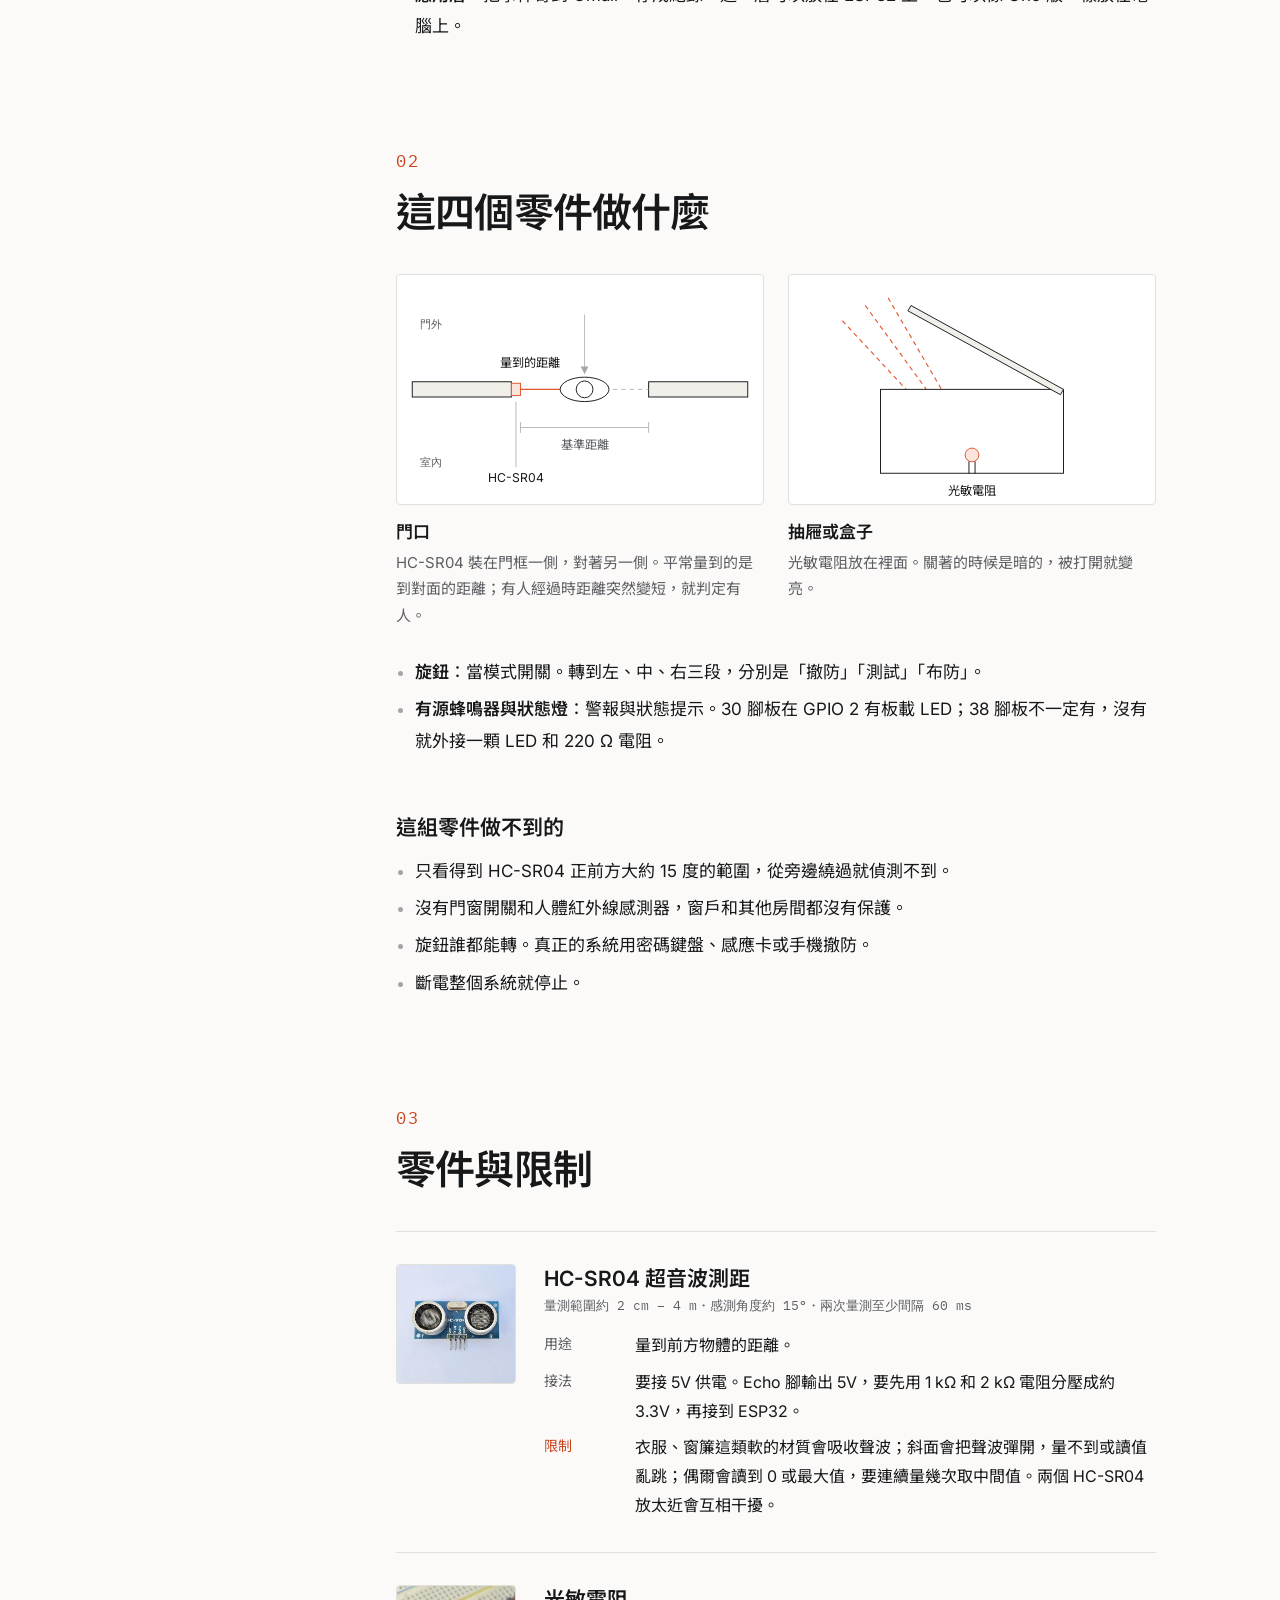
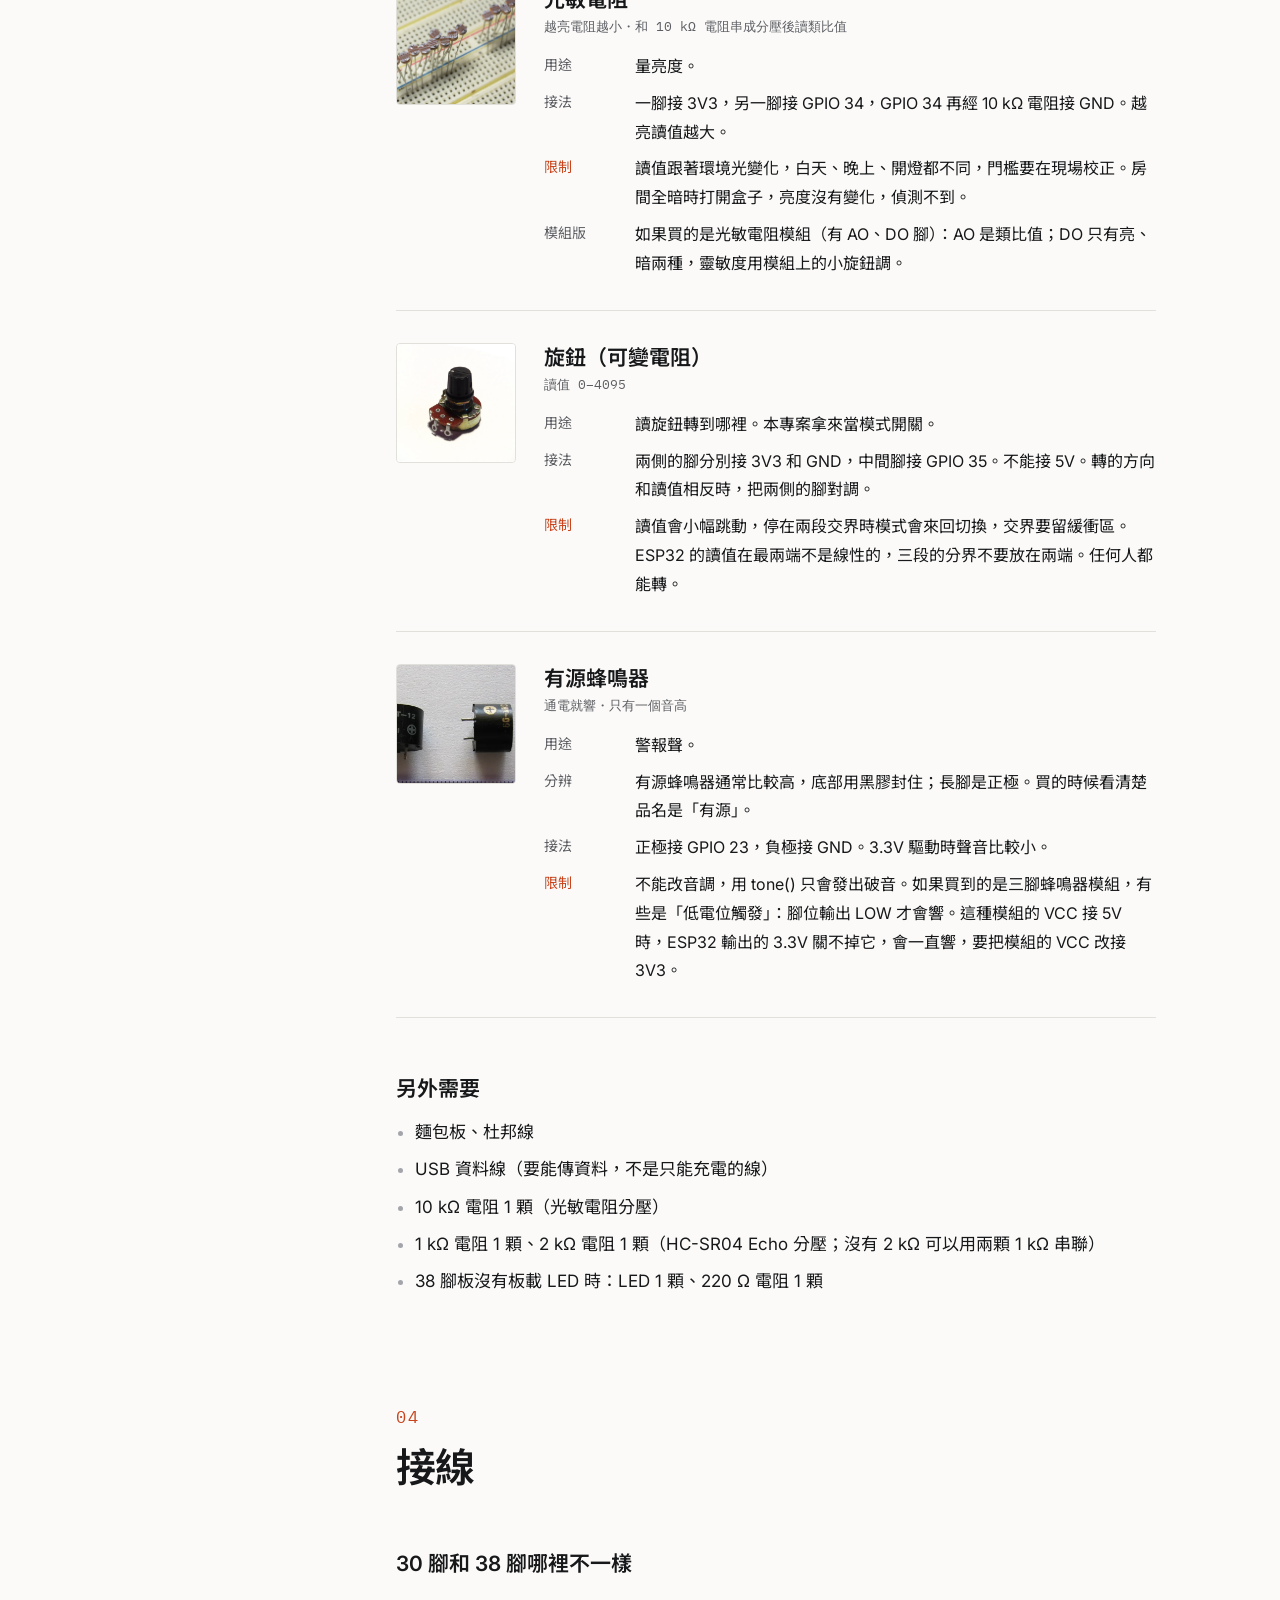
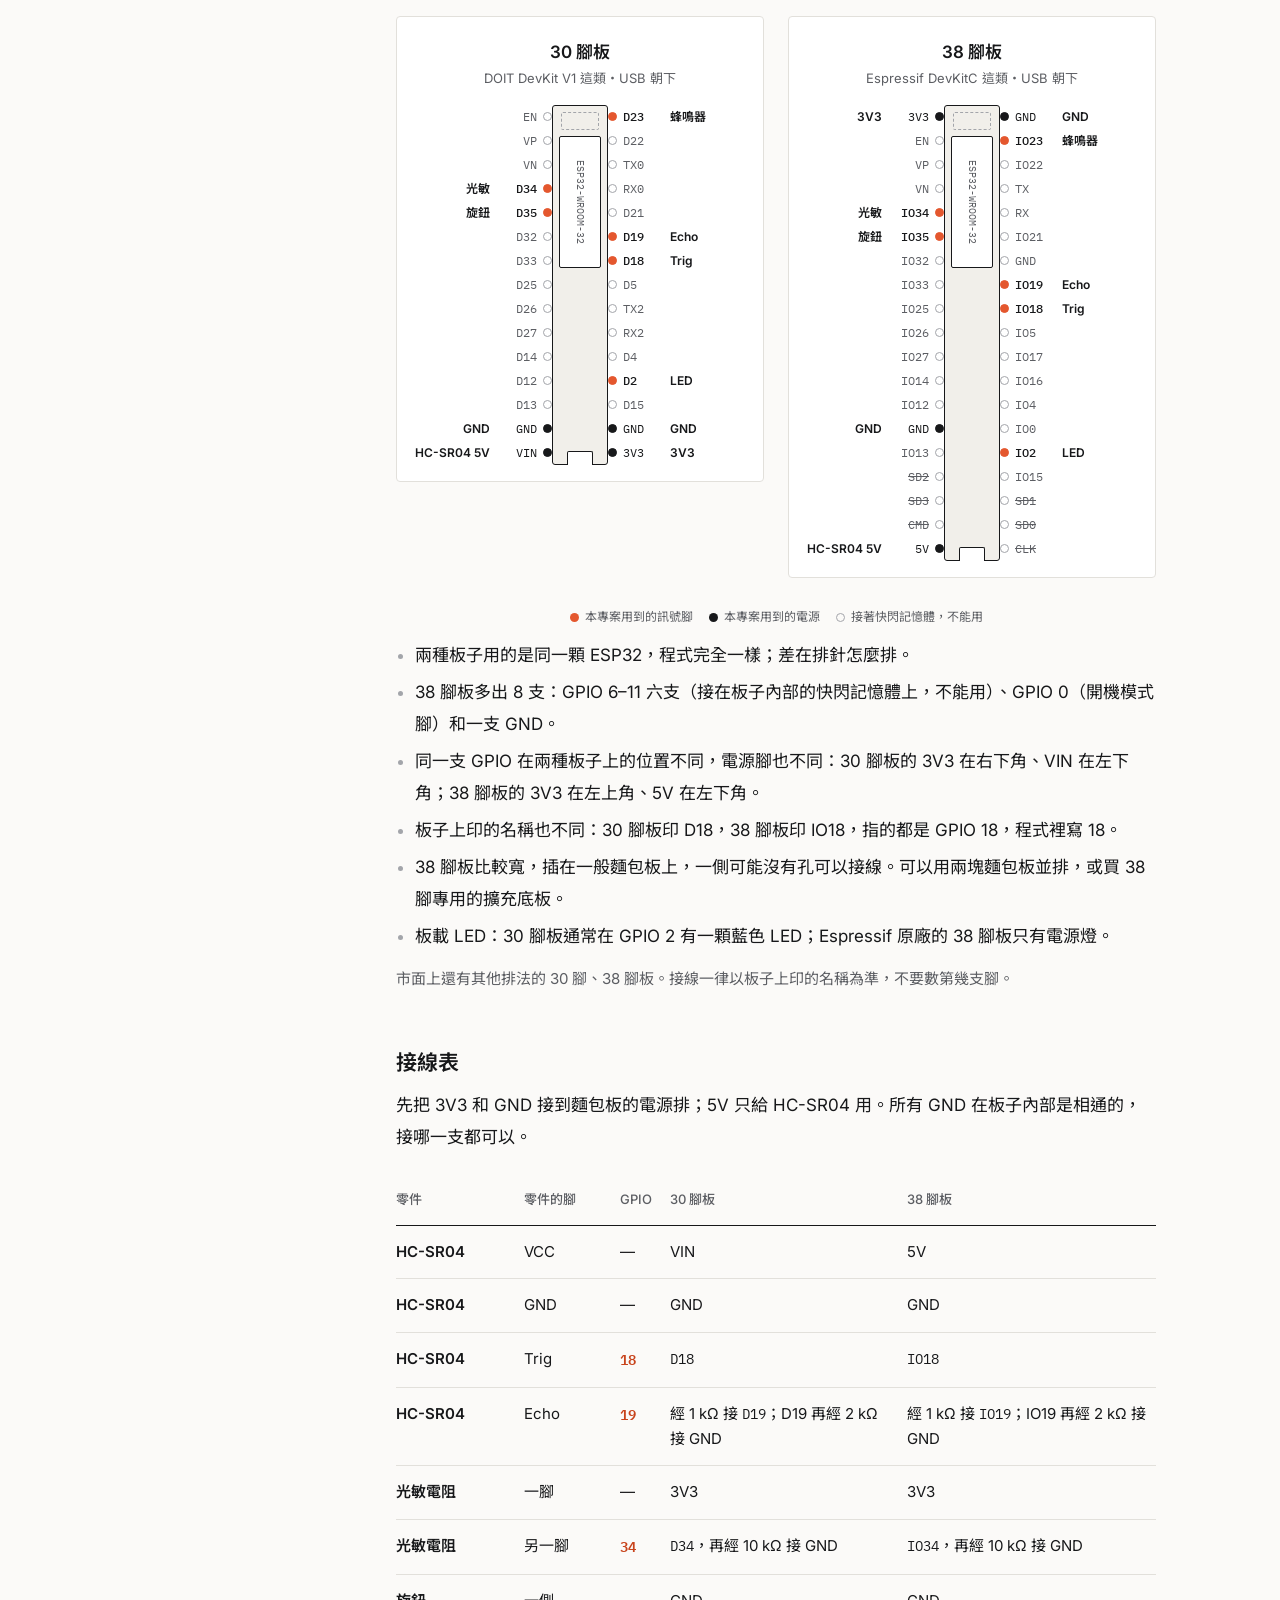
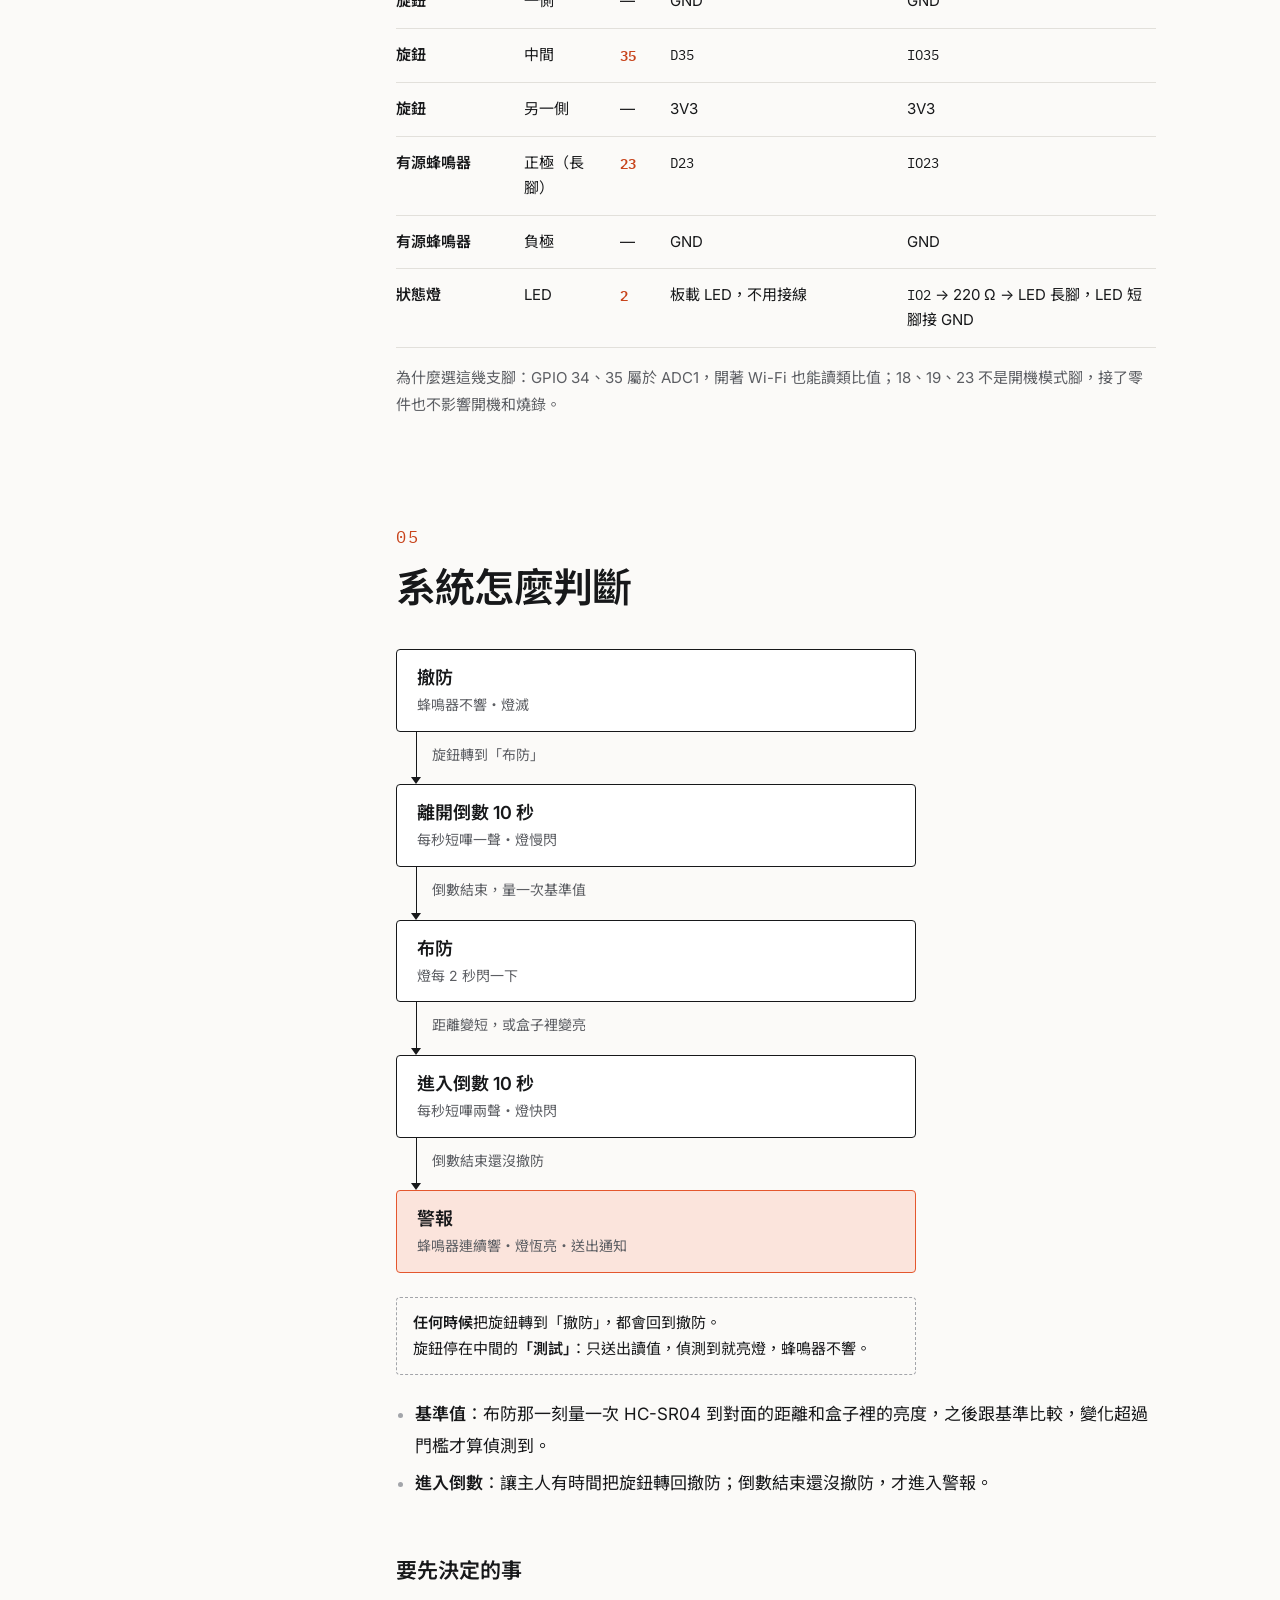
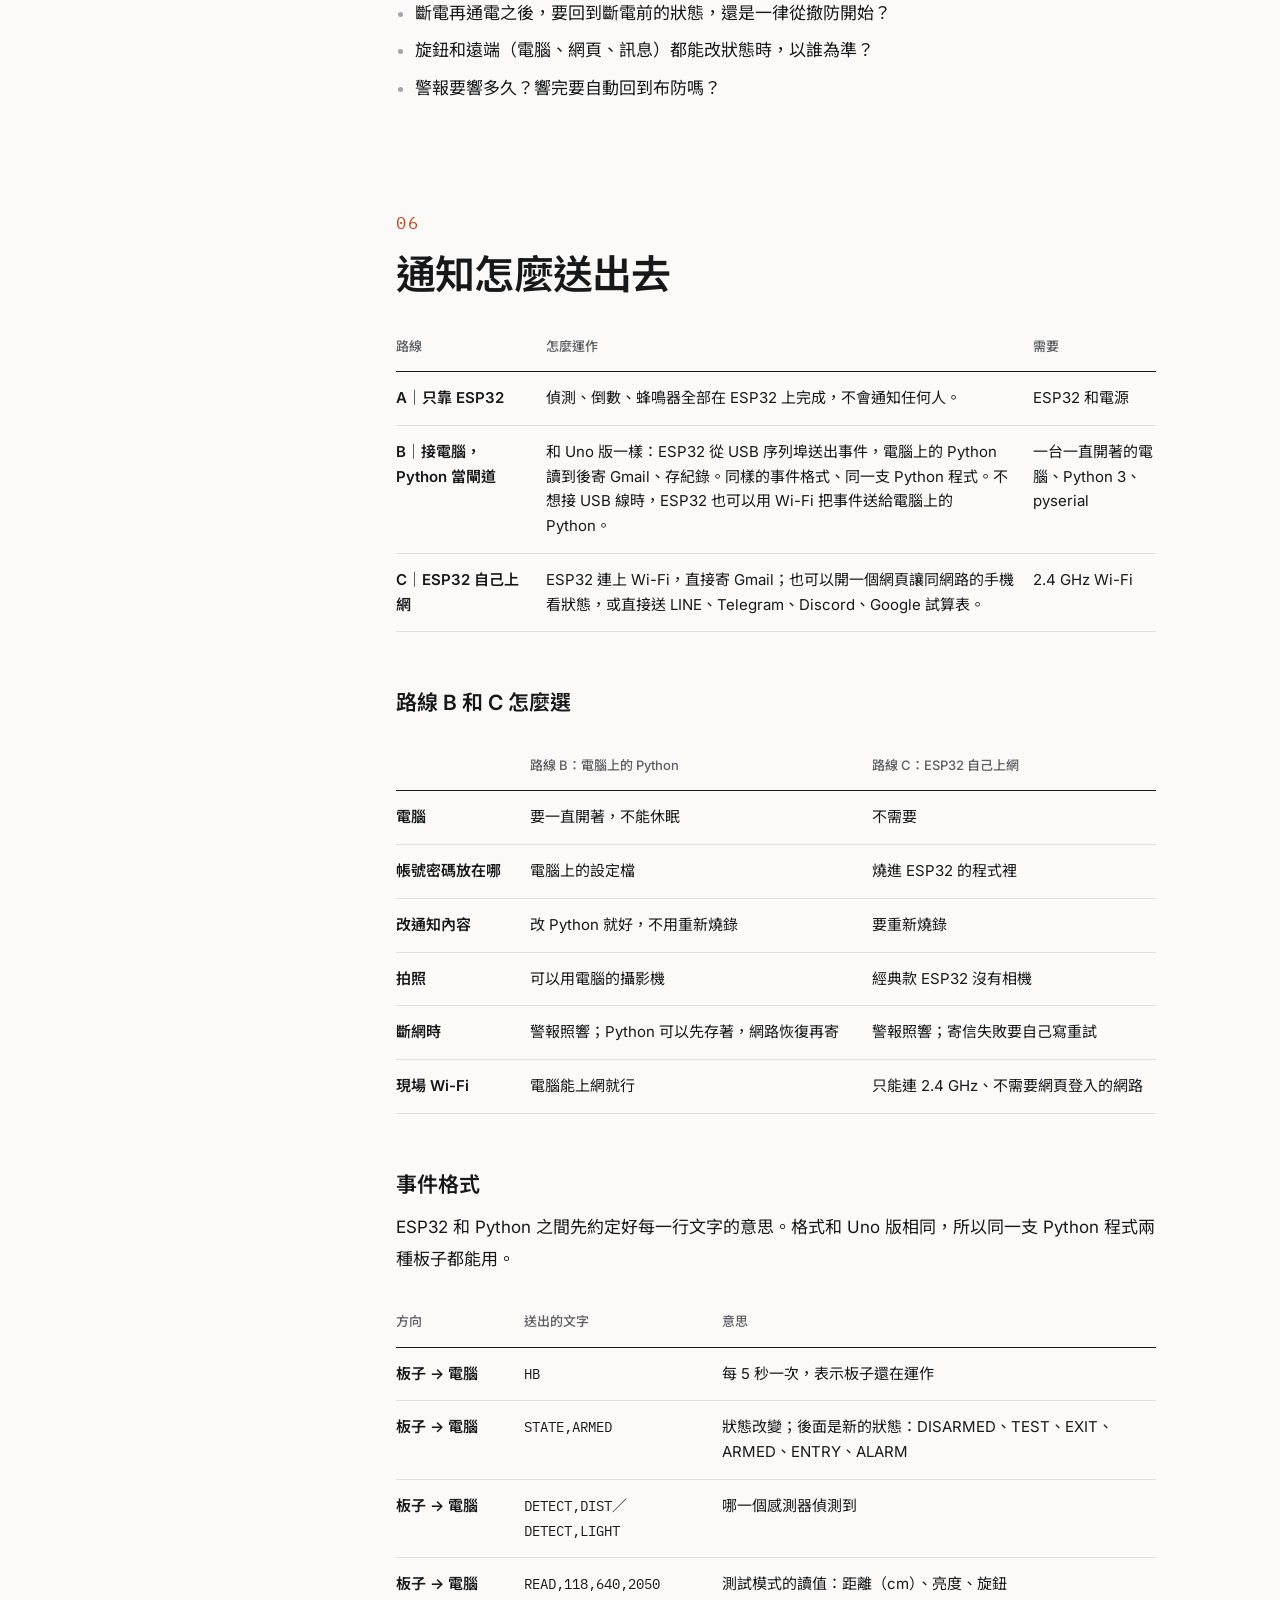
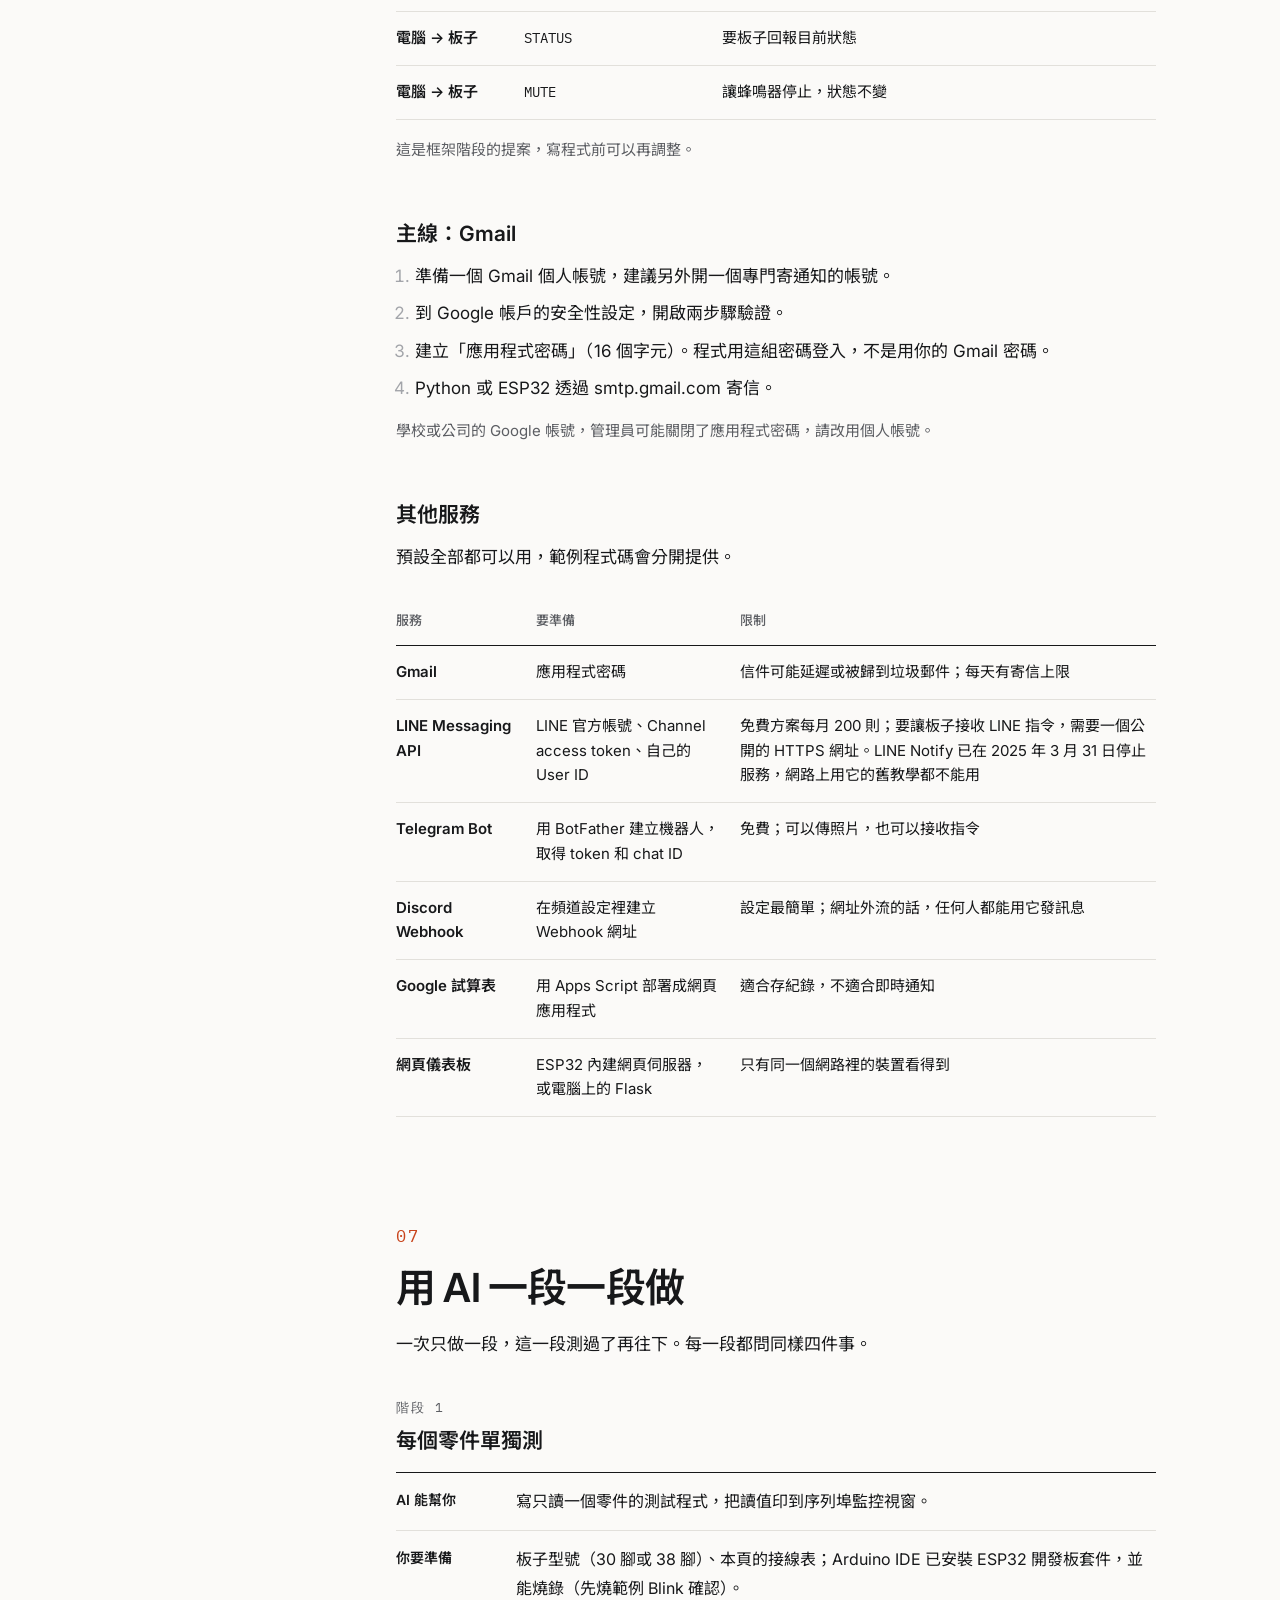
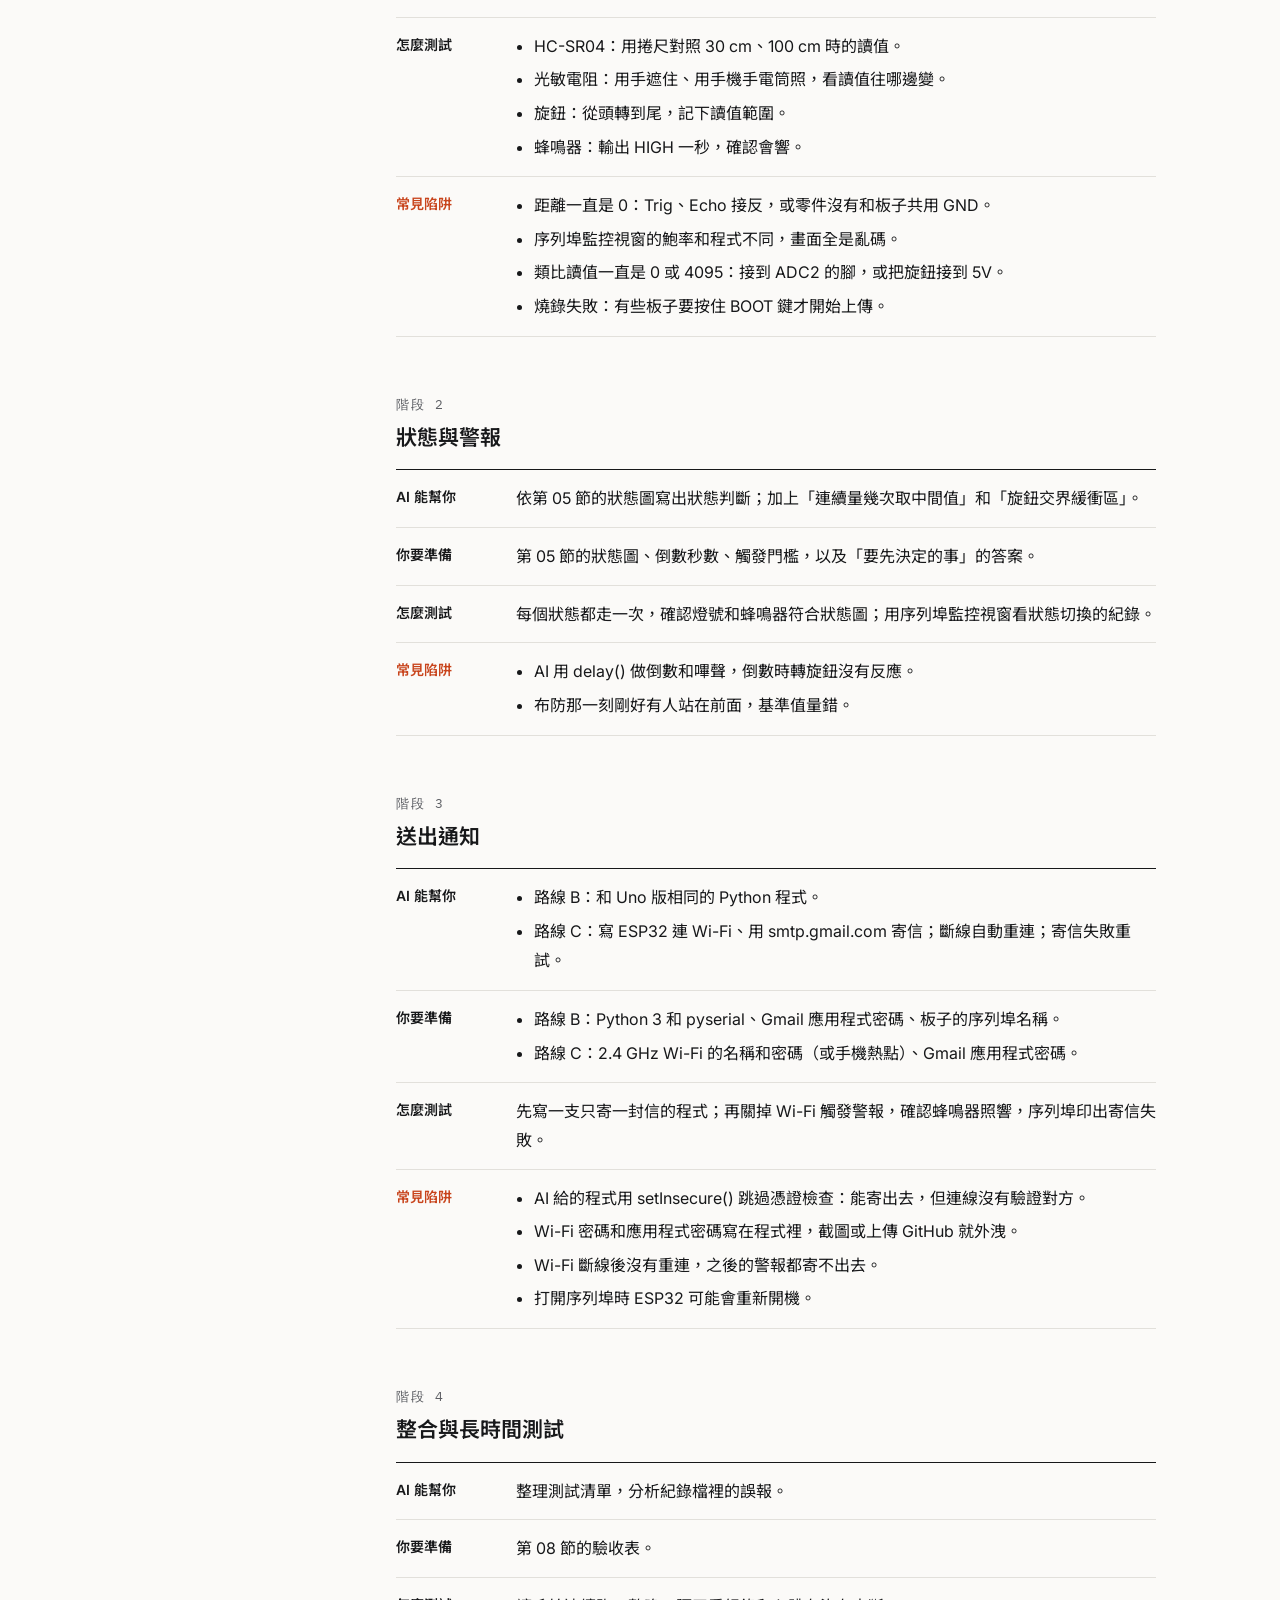
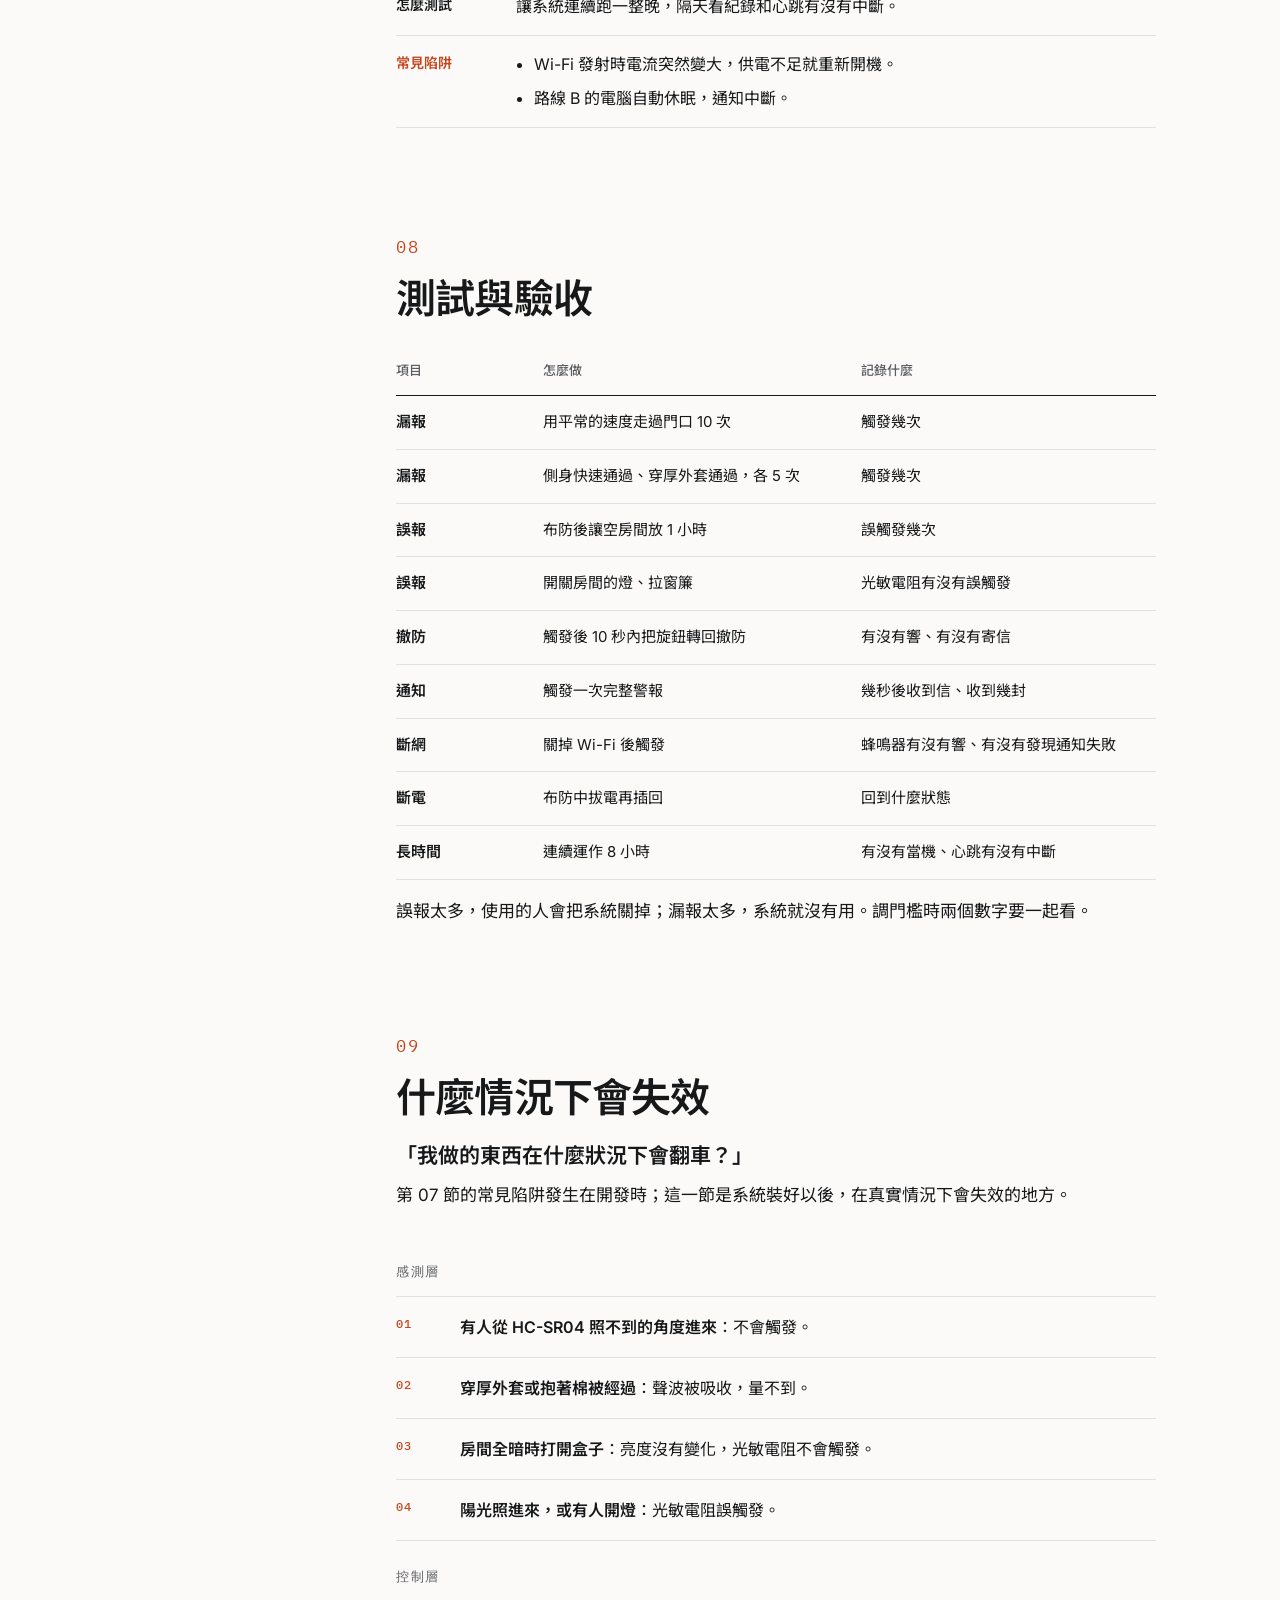
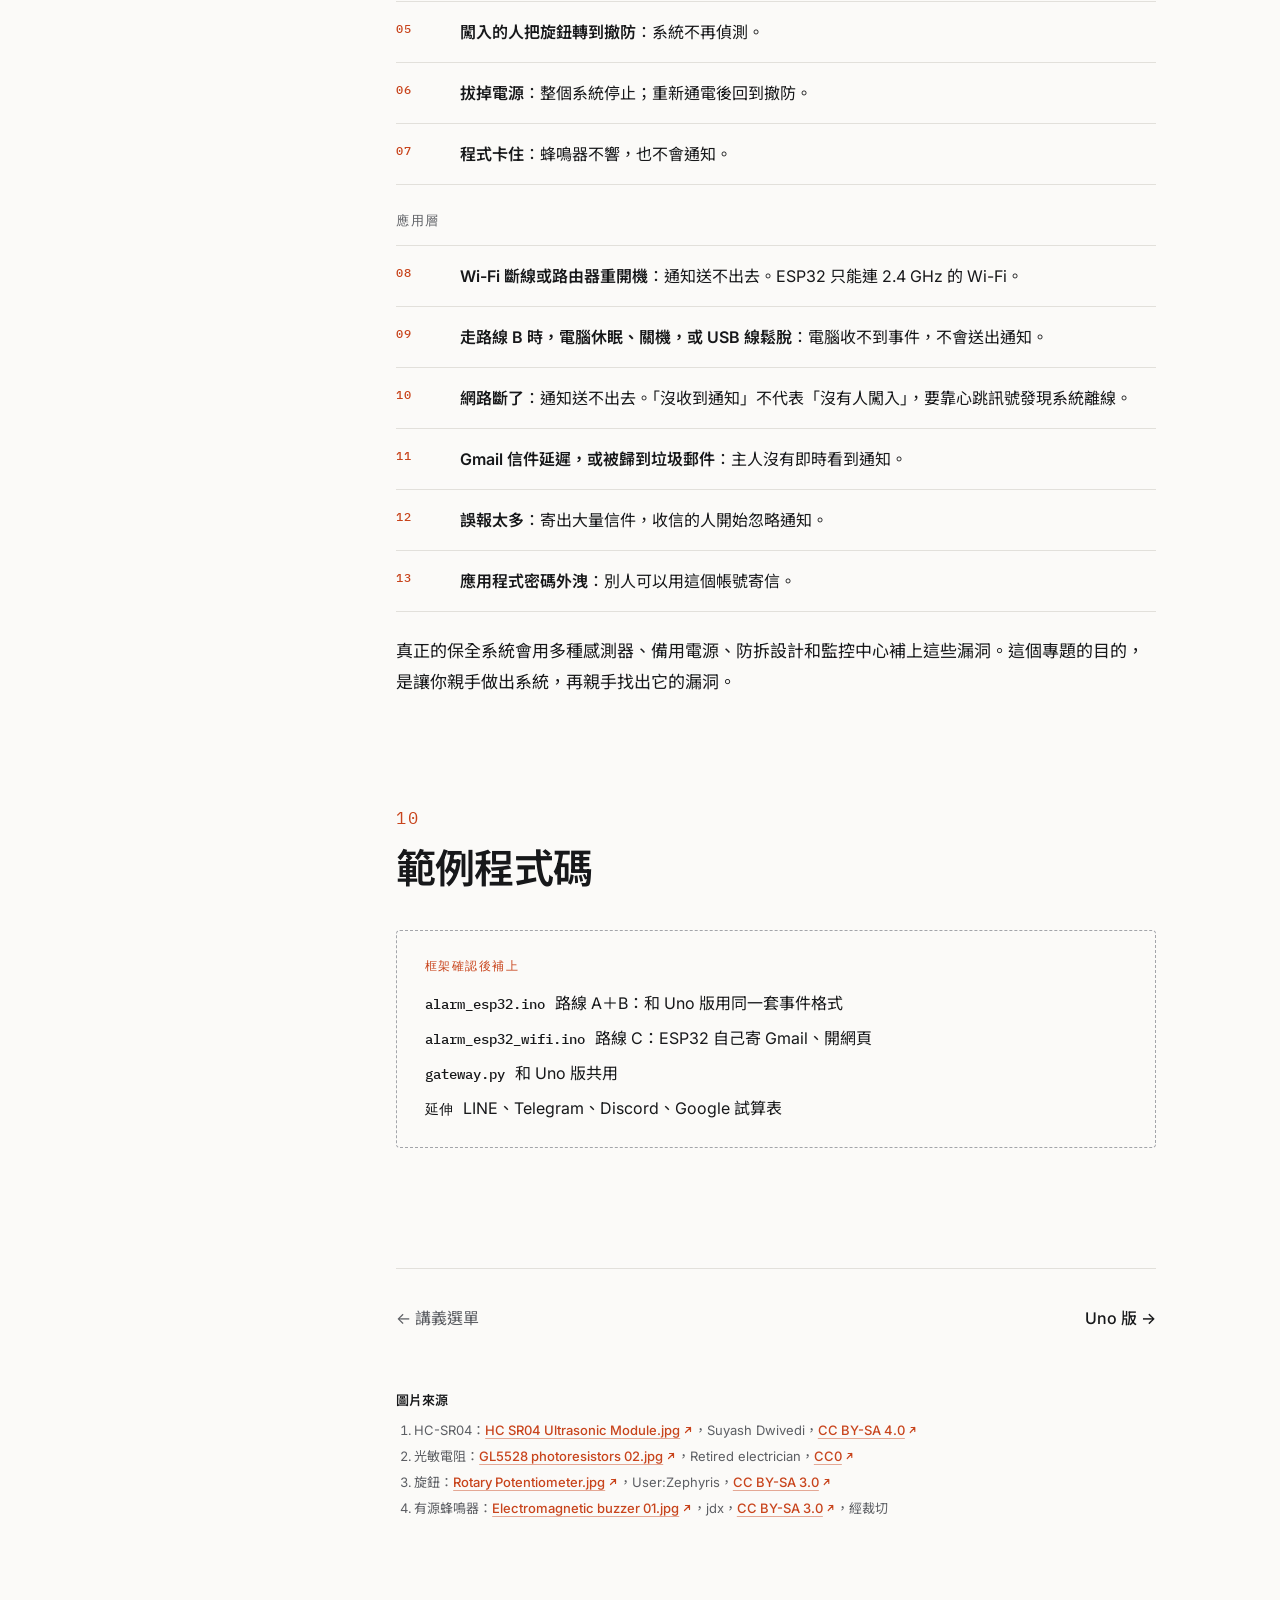
<file: handout/alarm-esp32.html>
<!doctype html>
<html lang="zh-Hant">
<head>
<meta charset="utf-8">
<meta name="viewport" content="width=device-width, initial-scale=1">
<title>簡易防盜系統 ESP32 版｜SkillLab</title>
<link rel="preconnect" href="https://fonts.googleapis.com">
<link rel="preconnect" href="https://fonts.gstatic.com" crossorigin>
<link href="https://fonts.googleapis.com/css2?family=IBM+Plex+Mono:wght@400;500&family=Inter:wght@400;500;600;700&family=Noto+Sans+TC:wght@400;500;700&display=swap" rel="stylesheet">
<link rel="stylesheet" href="../assets/style.css">
<link rel="stylesheet" href="../assets/handout.css">
</head>
<body class="hd">
<header class="topbar"><div class="topbar-in">
  <a class="brand" href="../index.html">SkillLab</a><span class="sep">/</span>
  <a href="../handout.html">講義</a><span class="sep">/</span>
  <span class="here">簡易防盜系統・ESP32 版</span>
</div></header>

<div class="page has-toc">
  <header class="doc-head">
    <p class="kicker" data-type="project"><span class="type-tag">微專題 01</span>ESP32 版</p>
    <h1>簡易防盜系統<span class="badge">框架稿・範例程式碼待補</span></h1>
    <p class="lead">ESP32 負責偵測與警報，可以自己用 Wi-Fi 寄 Gmail，也可以像 Uno 一樣接電腦，由 Python 寄。</p>
    <p class="scope"><b>學習用的雛形</b>　用入門零件練習把感測、判斷、警報和通知串成一個系統。它有很多擋不住的情況（見第 09 節），不能拿來保護真正的財物或人身安全。</p>
    <p class="meta"><span><b>適用</b>　ESP32 DevKit 經典款（30 腳、38 腳）</span><span><b>零件</b>　HC-SR04・光敏電阻・旋鈕・有源蜂鳴器</span></p>
    <a class="switch" href="alarm-uno.html">改看 Uno 版 →</a>
  </header>
  <nav class="toc" aria-label="目錄">
    <p class="toc-h">目錄</p>
    <ol>
      <li><a href="#s1"><span class="n">01</span>系統長什麼樣</a></li>
      <li><a href="#s2"><span class="n">02</span>這四個零件做什麼</a></li>
      <li><a href="#s3"><span class="n">03</span>零件與限制</a></li>
      <li><a href="#s4"><span class="n">04</span>接線</a></li>
      <li><a href="#s5"><span class="n">05</span>系統怎麼判斷</a></li>
      <li><a href="#s6"><span class="n">06</span>通知怎麼送出去</a></li>
      <li><a href="#s7"><span class="n">07</span>用 AI 一段一段做</a></li>
      <li><a href="#s8"><span class="n">08</span>測試與驗收</a></li>
      <li><a href="#s9"><span class="n">09</span>什麼情況下會失效</a></li>
      <li><a href="#s10"><span class="n">10</span>範例程式碼</a></li>
    </ol>
  </nav>
  <main class="doc">
    <section class="sec" id="s1" aria-labelledby="s1-h">
      <p class="sec-no">01</p>
      <h2 id="s1-h">系統長什麼樣</h2>
<div class="layers lead-in">
  <div class="layer">
    <p class="layer-h"><b>感測層</b><span class="slot">感測</span></p>
    <ul class="chips"><li><b>HC-SR04</b> 量距離</li><li><b>光敏電阻</b> 量亮度</li><li><b>旋鈕</b> 選模式</li></ul>
  </div>
  <p class="link">腳位訊號</p>
  <div class="layer is-board">
    <p class="layer-h"><b>控制層</b><span class="slot">判斷・執行</span></p>
    <p class="layer-main">ESP32</p>
    <ul class="chips"><li>判斷狀態</li><li><b>有源蜂鳴器</b> 警報</li><li><b>狀態燈</b> 提示</li></ul>
  </div>
  <p class="link">Wi-Fi 或 USB 序列埠</p>
  <div class="layer">
    <p class="layer-h"><b>應用層</b><span class="slot">紀錄・傳送</span></p>
    <div class="split">
      <div><p class="layer-main">ESP32 自己</p><p class="via">Wi-Fi</p><ul class="chips"><li>寄 Gmail</li><li>內建網頁</li><li>LINE、Telegram、Discord、Google 試算表</li></ul></div>
      <div><p class="layer-main">電腦上的 Python</p><p class="via">USB 或 Wi-Fi</p><ul class="chips"><li>寄 Gmail</li><li>存 CSV 紀錄</li><li>和 Uno 版同一支程式</li></ul></div>
    </div>
  </div>
</div>
<ul class="prose">
<li><b>感測層</b>：量距離和亮度，讀旋鈕的位置。</li>
<li><b>控制層</b>：板子判斷現在是什麼狀態、有沒有人闖入，控制蜂鳴器和狀態燈。</li>
<li><b>應用層</b>：把事件寄到 Gmail、存成紀錄。這一層可以放在 ESP32 上，也可以像 Uno 版一樣放在電腦上。</li>
</ul>
    </section>
    <section class="sec" id="s2" aria-labelledby="s2-h">
      <p class="sec-no">02</p>
      <h2 id="s2-h">這四個零件做什麼</h2>
<div class="scenes lead-in">
<figure class="scene">
<svg class="dg" viewBox="0 0 480 300" role="img" aria-label="門口俯視圖：HC-SR04 裝在門框一側，有人經過時量到的距離比基準距離短" xmlns="http://www.w3.org/2000/svg">
  <rect class="shade" x="20" y="140" width="130" height="20"/>
  <rect class="shade" x="330" y="140" width="130" height="20"/>
  <line class="ln2 dash" x1="162" y1="150" x2="330" y2="150"/>
  <line class="hl" x1="162" y1="150" x2="214" y2="150"/>
  <rect class="tint" x="150" y="142" width="12" height="16"/>
  <ellipse class="face" cx="246" cy="150" rx="32" ry="16"/>
  <circle class="face" cx="246" cy="150" r="11"/>
  <line class="ln2" x1="246" y1="52" x2="246" y2="122"/>
  <polygon points="246,130 241,120 251,120" fill="#a3a5aa"/>
  <line class="ln2" x1="162" y1="200" x2="330" y2="200"/>
  <line class="ln2" x1="162" y1="193" x2="162" y2="207"/>
  <line class="ln2" x1="330" y1="193" x2="330" y2="207"/>
  <text x="214" y="120" text-anchor="end">量到的距離</text>
  <text x="246" y="228" text-anchor="middle" style="fill:#5c5e63">基準距離</text>
  <text x="156" y="272" text-anchor="middle">HC-SR04</text>
  <line class="ln2" x1="156" y1="166" x2="156" y2="252"/>
  <text class="tm" x="30" y="70">門外</text>
  <text class="tm" x="30" y="250">室內</text>
</svg>
<figcaption><p class="t">門口</p><p class="d">HC-SR04 裝在門框一側，對著另一側。平常量到的是到對面的距離；有人經過時距離突然變短，就判定有人。</p></figcaption>
</figure>
<figure class="scene">
<svg class="dg" viewBox="0 0 480 300" role="img" aria-label="盒子側視圖：光敏電阻放在盒子裡，盒蓋打開時光線照進來" xmlns="http://www.w3.org/2000/svg">
  <line class="hl dash" x1="70" y1="60" x2="226" y2="228"/>
  <line class="hl dash" x1="100" y1="40" x2="234" y2="224"/>
  <line class="hl dash" x1="130" y1="30" x2="242" y2="222"/>
  <rect class="face" x="120" y="150" width="240" height="110"/>
  <polygon class="shade" points="360,150 160,40 156,47 356,157"/>
  <circle class="tint" cx="240" cy="236" r="9"/>
  <line class="ln" x1="236" y1="245" x2="236" y2="260"/>
  <line class="ln" x1="244" y1="245" x2="244" y2="260"/>
  <text x="240" y="288" text-anchor="middle">光敏電阻</text>
</svg>
<figcaption><p class="t">抽屜或盒子</p><p class="d">光敏電阻放在裡面。關著的時候是暗的，被打開就變亮。</p></figcaption>
</figure>
</div>
<ul class="prose">
<li><b>旋鈕</b>：當模式開關。轉到左、中、右三段，分別是「撤防」「測試」「布防」。</li>
<li><b>有源蜂鳴器與狀態燈</b>：警報與狀態提示。30 腳板在 GPIO 2 有板載 LED；38 腳板不一定有，沒有就外接一顆 LED 和 220 Ω 電阻。</li>
</ul>
<h3>這組零件做不到的</h3>
<ul class="prose">
<li>只看得到 HC-SR04 正前方大約 15 度的範圍，從旁邊繞過就偵測不到。</li>
<li>沒有門窗開關和人體紅外線感測器，窗戶和其他房間都沒有保護。</li>
<li>旋鈕誰都能轉。真正的系統用密碼鍵盤、感應卡或手機撤防。</li>
<li>斷電整個系統就停止。</li>
</ul>
    </section>
    <section class="sec" id="s3" aria-labelledby="s3-h">
      <p class="sec-no">03</p>
      <h2 id="s3-h">零件與限制</h2>
<ul class="parts lead-in">
  <li class="part"><img class="part-pic" src="../assets/handout/img/hc-sr04.webp" alt="" width="120" height="120" loading="lazy"><div><h3>HC-SR04 超音波測距</h3><p class="spec">量測範圍約 2 cm – 4 m・感測角度約 15°・兩次量測至少間隔 60 ms</p><dl class="kv"><dt>用途</dt><dd>量到前方物體的距離。</dd><dt>接法</dt><dd>要接 5V 供電。Echo 腳輸出 5V，要先用 1 kΩ 和 2 kΩ 電阻分壓成約 3.3V，再接到 ESP32。</dd><dt class="is-trap">限制</dt><dd>衣服、窗簾這類軟的材質會吸收聲波；斜面會把聲波彈開，量不到或讀值亂跳；偶爾會讀到 0 或最大值，要連續量幾次取中間值。兩個 HC-SR04 放太近會互相干擾。</dd></dl></div></li>
  <li class="part"><img class="part-pic" src="../assets/handout/img/ldr.webp" alt="" width="120" height="120" loading="lazy"><div><h3>光敏電阻</h3><p class="spec">越亮電阻越小・和 10 kΩ 電阻串成分壓後讀類比值</p><dl class="kv"><dt>用途</dt><dd>量亮度。</dd><dt>接法</dt><dd>一腳接 3V3，另一腳接 GPIO 34，GPIO 34 再經 10 kΩ 電阻接 GND。越亮讀值越大。</dd><dt class="is-trap">限制</dt><dd>讀值跟著環境光變化，白天、晚上、開燈都不同，門檻要在現場校正。房間全暗時打開盒子，亮度沒有變化，偵測不到。</dd><dt>模組版</dt><dd>如果買的是光敏電阻模組（有 AO、DO 腳）：AO 是類比值；DO 只有亮、暗兩種，靈敏度用模組上的小旋鈕調。</dd></dl></div></li>
  <li class="part"><img class="part-pic" src="../assets/handout/img/potentiometer.webp" alt="" width="120" height="120" loading="lazy"><div><h3>旋鈕（可變電阻）</h3><p class="spec">讀值 0–4095</p><dl class="kv"><dt>用途</dt><dd>讀旋鈕轉到哪裡。本專案拿來當模式開關。</dd><dt>接法</dt><dd>兩側的腳分別接 3V3 和 GND，中間腳接 GPIO 35。不能接 5V。轉的方向和讀值相反時，把兩側的腳對調。</dd><dt class="is-trap">限制</dt><dd>讀值會小幅跳動，停在兩段交界時模式會來回切換，交界要留緩衝區。ESP32 的讀值在最兩端不是線性的，三段的分界不要放在兩端。任何人都能轉。</dd></dl></div></li>
  <li class="part"><img class="part-pic" src="../assets/handout/img/buzzer.webp" alt="" width="120" height="120" loading="lazy"><div><h3>有源蜂鳴器</h3><p class="spec">通電就響・只有一個音高</p><dl class="kv"><dt>用途</dt><dd>警報聲。</dd><dt>分辨</dt><dd>有源蜂鳴器通常比較高，底部用黑膠封住；長腳是正極。買的時候看清楚品名是「有源」。</dd><dt>接法</dt><dd>正極接 GPIO 23，負極接 GND。3.3V 驅動時聲音比較小。</dd><dt class="is-trap">限制</dt><dd>不能改音調，用 tone() 只會發出破音。如果買到的是三腳蜂鳴器模組，有些是「低電位觸發」：腳位輸出 LOW 才會響。這種模組的 VCC 接 5V 時，ESP32 輸出的 3.3V 關不掉它，會一直響，要把模組的 VCC 改接 3V3。</dd></dl></div></li>
</ul>
<h3>另外需要</h3>
<ul class="prose">
<li>麵包板、杜邦線</li>
<li>USB 資料線（要能傳資料，不是只能充電的線）</li>
<li>10 kΩ 電阻 1 顆（光敏電阻分壓）</li>
<li>1 kΩ 電阻 1 顆、2 kΩ 電阻 1 顆（HC-SR04 Echo 分壓；沒有 2 kΩ 可以用兩顆 1 kΩ 串聯）</li>
<li>38 腳板沒有板載 LED 時：LED 1 顆、220 Ω 電阻 1 顆</li>
</ul>
    </section>
    <section class="sec" id="s4" aria-labelledby="s4-h">
      <p class="sec-no">04</p>
      <h2 id="s4-h">接線</h2>
<h3>30 腳和 38 腳哪裡不一樣</h3>
<div class="pinouts lead-in">
<figure class="pinout">
  <figcaption class="po-title">30 腳板<span>DOIT DevKit V1 這類・USB 朝下</span></figcaption>
  <div class="po-grid">
    <ol class="po-col left">
        <li><span class="pin">EN</span><span class="dot"></span></li>
        <li><span class="pin">VP</span><span class="dot"></span></li>
        <li><span class="pin">VN</span><span class="dot"></span></li>
        <li class="on"><span class="use">光敏</span><span class="pin">D34</span><span class="dot"></span></li>
        <li class="on"><span class="use">旋鈕</span><span class="pin">D35</span><span class="dot"></span></li>
        <li><span class="pin">D32</span><span class="dot"></span></li>
        <li><span class="pin">D33</span><span class="dot"></span></li>
        <li><span class="pin">D25</span><span class="dot"></span></li>
        <li><span class="pin">D26</span><span class="dot"></span></li>
        <li><span class="pin">D27</span><span class="dot"></span></li>
        <li><span class="pin">D14</span><span class="dot"></span></li>
        <li><span class="pin">D12</span><span class="dot"></span></li>
        <li><span class="pin">D13</span><span class="dot"></span></li>
        <li class="pw"><span class="use">GND</span><span class="pin">GND</span><span class="dot"></span></li>
        <li class="pw"><span class="use">HC-SR04 5V</span><span class="pin">VIN</span><span class="dot"></span></li>
    </ol>
    <div class="po-body" aria-hidden="true"><span class="ant"></span><span class="chip">ESP32-WROOM-32</span><span class="usb"></span></div>
    <ol class="po-col right">
        <li class="on"><span class="dot"></span><span class="pin">D23</span><span class="use">蜂鳴器</span></li>
        <li><span class="dot"></span><span class="pin">D22</span></li>
        <li><span class="dot"></span><span class="pin">TX0</span></li>
        <li><span class="dot"></span><span class="pin">RX0</span></li>
        <li><span class="dot"></span><span class="pin">D21</span></li>
        <li class="on"><span class="dot"></span><span class="pin">D19</span><span class="use">Echo</span></li>
        <li class="on"><span class="dot"></span><span class="pin">D18</span><span class="use">Trig</span></li>
        <li><span class="dot"></span><span class="pin">D5</span></li>
        <li><span class="dot"></span><span class="pin">TX2</span></li>
        <li><span class="dot"></span><span class="pin">RX2</span></li>
        <li><span class="dot"></span><span class="pin">D4</span></li>
        <li class="on"><span class="dot"></span><span class="pin">D2</span><span class="use">LED</span></li>
        <li><span class="dot"></span><span class="pin">D15</span></li>
        <li class="pw"><span class="dot"></span><span class="pin">GND</span><span class="use">GND</span></li>
        <li class="pw"><span class="dot"></span><span class="pin">3V3</span><span class="use">3V3</span></li>
    </ol>
  </div>
</figure>
<figure class="pinout">
  <figcaption class="po-title">38 腳板<span>Espressif DevKitC 這類・USB 朝下</span></figcaption>
  <div class="po-grid">
    <ol class="po-col left">
        <li class="pw"><span class="use">3V3</span><span class="pin">3V3</span><span class="dot"></span></li>
        <li><span class="pin">EN</span><span class="dot"></span></li>
        <li><span class="pin">VP</span><span class="dot"></span></li>
        <li><span class="pin">VN</span><span class="dot"></span></li>
        <li class="on"><span class="use">光敏</span><span class="pin">IO34</span><span class="dot"></span></li>
        <li class="on"><span class="use">旋鈕</span><span class="pin">IO35</span><span class="dot"></span></li>
        <li><span class="pin">IO32</span><span class="dot"></span></li>
        <li><span class="pin">IO33</span><span class="dot"></span></li>
        <li><span class="pin">IO25</span><span class="dot"></span></li>
        <li><span class="pin">IO26</span><span class="dot"></span></li>
        <li><span class="pin">IO27</span><span class="dot"></span></li>
        <li><span class="pin">IO14</span><span class="dot"></span></li>
        <li><span class="pin">IO12</span><span class="dot"></span></li>
        <li class="pw"><span class="use">GND</span><span class="pin">GND</span><span class="dot"></span></li>
        <li><span class="pin">IO13</span><span class="dot"></span></li>
        <li class="no"><span class="pin">SD2</span><span class="dot"></span></li>
        <li class="no"><span class="pin">SD3</span><span class="dot"></span></li>
        <li class="no"><span class="pin">CMD</span><span class="dot"></span></li>
        <li class="pw"><span class="use">HC-SR04 5V</span><span class="pin">5V</span><span class="dot"></span></li>
    </ol>
    <div class="po-body" aria-hidden="true"><span class="ant"></span><span class="chip">ESP32-WROOM-32</span><span class="usb"></span></div>
    <ol class="po-col right">
        <li class="pw"><span class="dot"></span><span class="pin">GND</span><span class="use">GND</span></li>
        <li class="on"><span class="dot"></span><span class="pin">IO23</span><span class="use">蜂鳴器</span></li>
        <li><span class="dot"></span><span class="pin">IO22</span></li>
        <li><span class="dot"></span><span class="pin">TX</span></li>
        <li><span class="dot"></span><span class="pin">RX</span></li>
        <li><span class="dot"></span><span class="pin">IO21</span></li>
        <li><span class="dot"></span><span class="pin">GND</span></li>
        <li class="on"><span class="dot"></span><span class="pin">IO19</span><span class="use">Echo</span></li>
        <li class="on"><span class="dot"></span><span class="pin">IO18</span><span class="use">Trig</span></li>
        <li><span class="dot"></span><span class="pin">IO5</span></li>
        <li><span class="dot"></span><span class="pin">IO17</span></li>
        <li><span class="dot"></span><span class="pin">IO16</span></li>
        <li><span class="dot"></span><span class="pin">IO4</span></li>
        <li><span class="dot"></span><span class="pin">IO0</span></li>
        <li class="on"><span class="dot"></span><span class="pin">IO2</span><span class="use">LED</span></li>
        <li><span class="dot"></span><span class="pin">IO15</span></li>
        <li class="no"><span class="dot"></span><span class="pin">SD1</span></li>
        <li class="no"><span class="dot"></span><span class="pin">SD0</span></li>
        <li class="no"><span class="dot"></span><span class="pin">CLK</span></li>
    </ol>
  </div>
</figure>
</div>
<p class="po-legend"><span><i class="k-on"></i>本專案用到的訊號腳</span><span><i class="k-pw"></i>本專案用到的電源</span><span><i class="k-no"></i>接著快閃記憶體，不能用</span></p>
<ul class="prose">
<li>兩種板子用的是同一顆 ESP32，程式完全一樣；差在排針怎麼排。</li>
<li>38 腳板多出 8 支：GPIO 6–11 六支（接在板子內部的快閃記憶體上，不能用）、GPIO 0（開機模式腳）和一支 GND。</li>
<li>同一支 GPIO 在兩種板子上的位置不同，電源腳也不同：30 腳板的 3V3 在右下角、VIN 在左下角；38 腳板的 3V3 在左上角、5V 在左下角。</li>
<li>板子上印的名稱也不同：30 腳板印 D18，38 腳板印 IO18，指的都是 GPIO 18，程式裡寫 18。</li>
<li>38 腳板比較寬，插在一般麵包板上，一側可能沒有孔可以接線。可以用兩塊麵包板並排，或買 38 腳專用的擴充底板。</li>
<li>板載 LED：30 腳板通常在 GPIO 2 有一顆藍色 LED；Espressif 原廠的 38 腳板只有電源燈。</li>
</ul>
<p class="note">市面上還有其他排法的 30 腳、38 腳板。接線一律以板子上印的名稱為準，不要數第幾支腳。</p>

<h3>接線表</h3>
<p>先把 3V3 和 GND 接到麵包板的電源排；5V 只給 HC-SR04 用。所有 GND 在板子內部是相通的，接哪一支都可以。</p>
<div class="table-wrap"><table class="tbl stack">
<thead><tr><th scope="col">零件</th><th scope="col">零件的腳</th><th scope="col">GPIO</th><th scope="col">30 腳板</th><th scope="col">38 腳板</th></tr></thead>
<tbody>
<tr><th scope="row">HC-SR04</th><td data-label="零件的腳">VCC</td><td data-label="GPIO">—</td><td data-label="30 腳板">VIN</td><td data-label="38 腳板">5V</td></tr>
<tr><th scope="row">HC-SR04</th><td data-label="零件的腳">GND</td><td data-label="GPIO">—</td><td data-label="30 腳板">GND</td><td data-label="38 腳板">GND</td></tr>
<tr><th scope="row">HC-SR04</th><td data-label="零件的腳">Trig</td><td data-label="GPIO"><span class="pin hl">18</span></td><td data-label="30 腳板"><span class="pin">D18</span></td><td data-label="38 腳板"><span class="pin">IO18</span></td></tr>
<tr><th scope="row">HC-SR04</th><td data-label="零件的腳">Echo</td><td data-label="GPIO"><span class="pin hl">19</span></td><td data-label="30 腳板">經 1 kΩ 接 <span class="pin">D19</span>；D19 再經 2 kΩ 接 GND</td><td data-label="38 腳板">經 1 kΩ 接 <span class="pin">IO19</span>；IO19 再經 2 kΩ 接 GND</td></tr>
<tr><th scope="row">光敏電阻</th><td data-label="零件的腳">一腳</td><td data-label="GPIO">—</td><td data-label="30 腳板">3V3</td><td data-label="38 腳板">3V3</td></tr>
<tr><th scope="row">光敏電阻</th><td data-label="零件的腳">另一腳</td><td data-label="GPIO"><span class="pin hl">34</span></td><td data-label="30 腳板"><span class="pin">D34</span>，再經 10 kΩ 接 GND</td><td data-label="38 腳板"><span class="pin">IO34</span>，再經 10 kΩ 接 GND</td></tr>
<tr><th scope="row">旋鈕</th><td data-label="零件的腳">一側</td><td data-label="GPIO">—</td><td data-label="30 腳板">GND</td><td data-label="38 腳板">GND</td></tr>
<tr><th scope="row">旋鈕</th><td data-label="零件的腳">中間</td><td data-label="GPIO"><span class="pin hl">35</span></td><td data-label="30 腳板"><span class="pin">D35</span></td><td data-label="38 腳板"><span class="pin">IO35</span></td></tr>
<tr><th scope="row">旋鈕</th><td data-label="零件的腳">另一側</td><td data-label="GPIO">—</td><td data-label="30 腳板">3V3</td><td data-label="38 腳板">3V3</td></tr>
<tr><th scope="row">有源蜂鳴器</th><td data-label="零件的腳">正極（長腳）</td><td data-label="GPIO"><span class="pin hl">23</span></td><td data-label="30 腳板"><span class="pin">D23</span></td><td data-label="38 腳板"><span class="pin">IO23</span></td></tr>
<tr><th scope="row">有源蜂鳴器</th><td data-label="零件的腳">負極</td><td data-label="GPIO">—</td><td data-label="30 腳板">GND</td><td data-label="38 腳板">GND</td></tr>
<tr><th scope="row">狀態燈</th><td data-label="零件的腳">LED</td><td data-label="GPIO"><span class="pin hl">2</span></td><td data-label="30 腳板">板載 LED，不用接線</td><td data-label="38 腳板"><span class="pin">IO2</span> → 220 Ω → LED 長腳，LED 短腳接 GND</td></tr>
</tbody></table></div>
<p class="note">為什麼選這幾支腳：GPIO 34、35 屬於 ADC1，開著 Wi-Fi 也能讀類比值；18、19、23 不是開機模式腳，接了零件也不影響開機和燒錄。</p>

    </section>
    <section class="sec" id="s5" aria-labelledby="s5-h">
      <p class="sec-no">05</p>
      <h2 id="s5-h">系統怎麼判斷</h2>
<ol class="states lead-in">
  <li class="st"><p class="st-name">撤防</p><p class="st-out">蜂鳴器不響・燈滅</p></li>
  <li class="tr">旋鈕轉到「布防」</li>
  <li class="st"><p class="st-name">離開倒數 10 秒</p><p class="st-out">每秒短嗶一聲・燈慢閃</p></li>
  <li class="tr">倒數結束，量一次基準值</li>
  <li class="st"><p class="st-name">布防</p><p class="st-out">燈每 2 秒閃一下</p></li>
  <li class="tr">距離變短，或盒子裡變亮</li>
  <li class="st"><p class="st-name">進入倒數 10 秒</p><p class="st-out">每秒短嗶兩聲・燈快閃</p></li>
  <li class="tr">倒數結束還沒撤防</li>
  <li class="st is-alarm"><p class="st-name">警報</p><p class="st-out">蜂鳴器連續響・燈恆亮・送出通知</p></li>
</ol>
<p class="st-loop"><b>任何時候</b>把旋鈕轉到「撤防」，都會回到撤防。<br>旋鈕停在中間的<b>「測試」</b>：只送出讀值，偵測到就亮燈，蜂鳴器不響。</p>
<ul class="prose">
<li><b>基準值</b>：布防那一刻量一次 HC-SR04 到對面的距離和盒子裡的亮度，之後跟基準比較，變化超過門檻才算偵測到。</li>
<li><b>進入倒數</b>：讓主人有時間把旋鈕轉回撤防；倒數結束還沒撤防，才進入警報。</li>
</ul>
<h3>要先決定的事</h3>
<ul class="prose">
<li>斷電再通電之後，要回到斷電前的狀態，還是一律從撤防開始？</li>
<li>旋鈕和遠端（電腦、網頁、訊息）都能改狀態時，以誰為準？</li>
<li>警報要響多久？響完要自動回到布防嗎？</li>
</ul>
    </section>
    <section class="sec" id="s6" aria-labelledby="s6-h">
      <p class="sec-no">06</p>
      <h2 id="s6-h">通知怎麼送出去</h2>
<div class="table-wrap lead-in"><table class="tbl stack">
<thead><tr><th scope="col">路線</th><th scope="col">怎麼運作</th><th scope="col">需要</th></tr></thead>
<tbody>
<tr><th scope="row"><b>A｜只靠 ESP32</b></th><td data-label="怎麼運作">偵測、倒數、蜂鳴器全部在 ESP32 上完成，不會通知任何人。</td><td data-label="需要">ESP32 和電源</td></tr>
<tr><th scope="row"><b>B｜接電腦，Python 當閘道</b></th><td data-label="怎麼運作">和 Uno 版一樣：ESP32 從 USB 序列埠送出事件，電腦上的 Python 讀到後寄 Gmail、存紀錄。同樣的事件格式、同一支 Python 程式。不想接 USB 線時，ESP32 也可以用 Wi-Fi 把事件送給電腦上的 Python。</td><td data-label="需要">一台一直開著的電腦、Python 3、pyserial</td></tr>
<tr><th scope="row"><b>C｜ESP32 自己上網</b></th><td data-label="怎麼運作">ESP32 連上 Wi-Fi，直接寄 Gmail；也可以開一個網頁讓同網路的手機看狀態，或直接送 LINE、Telegram、Discord、Google 試算表。</td><td data-label="需要">2.4 GHz Wi-Fi</td></tr>
</tbody></table></div>
<h3>路線 B 和 C 怎麼選</h3>
<div class="table-wrap"><table class="tbl stack">
<thead><tr><th scope="col"></th><th scope="col">路線 B：電腦上的 Python</th><th scope="col">路線 C：ESP32 自己上網</th></tr></thead>
<tbody>
<tr><th scope="row">電腦</th><td data-label="路線 B">要一直開著，不能休眠</td><td data-label="路線 C">不需要</td></tr>
<tr><th scope="row">帳號密碼放在哪</th><td data-label="路線 B">電腦上的設定檔</td><td data-label="路線 C">燒進 ESP32 的程式裡</td></tr>
<tr><th scope="row">改通知內容</th><td data-label="路線 B">改 Python 就好，不用重新燒錄</td><td data-label="路線 C">要重新燒錄</td></tr>
<tr><th scope="row">拍照</th><td data-label="路線 B">可以用電腦的攝影機</td><td data-label="路線 C">經典款 ESP32 沒有相機</td></tr>
<tr><th scope="row">斷網時</th><td data-label="路線 B">警報照響；Python 可以先存著，網路恢復再寄</td><td data-label="路線 C">警報照響；寄信失敗要自己寫重試</td></tr>
<tr><th scope="row">現場 Wi-Fi</th><td data-label="路線 B">電腦能上網就行</td><td data-label="路線 C">只能連 2.4 GHz、不需要網頁登入的網路</td></tr>
</tbody></table></div>
<h3>事件格式</h3>
<p>ESP32 和 Python 之間先約定好每一行文字的意思。格式和 Uno 版相同，所以同一支 Python 程式兩種板子都能用。</p>
<div class="table-wrap"><table class="tbl stack">
<thead><tr><th scope="col">方向</th><th scope="col">送出的文字</th><th scope="col">意思</th></tr></thead>
<tbody>
<tr><th scope="row">板子 → 電腦</th><td data-label="送出的文字"><span class="pin">HB</span></td><td data-label="意思">每 5 秒一次，表示板子還在運作</td></tr>
<tr><th scope="row">板子 → 電腦</th><td data-label="送出的文字"><span class="pin">STATE,ARMED</span></td><td data-label="意思">狀態改變；後面是新的狀態：DISARMED、TEST、EXIT、ARMED、ENTRY、ALARM</td></tr>
<tr><th scope="row">板子 → 電腦</th><td data-label="送出的文字"><span class="pin">DETECT,DIST</span>／<span class="pin">DETECT,LIGHT</span></td><td data-label="意思">哪一個感測器偵測到</td></tr>
<tr><th scope="row">板子 → 電腦</th><td data-label="送出的文字"><span class="pin">READ,118,640,2050</span></td><td data-label="意思">測試模式的讀值：距離（cm）、亮度、旋鈕</td></tr>
<tr><th scope="row">電腦 → 板子</th><td data-label="送出的文字"><span class="pin">STATUS</span></td><td data-label="意思">要板子回報目前狀態</td></tr>
<tr><th scope="row">電腦 → 板子</th><td data-label="送出的文字"><span class="pin">MUTE</span></td><td data-label="意思">讓蜂鳴器停止，狀態不變</td></tr>
</tbody></table></div>
<p class="note">這是框架階段的提案，寫程式前可以再調整。</p>

<h3>主線：Gmail</h3>
<ol class="prose">
<li>準備一個 Gmail 個人帳號，建議另外開一個專門寄通知的帳號。</li>
<li>到 Google 帳戶的安全性設定，開啟兩步驟驗證。</li>
<li>建立「應用程式密碼」（16 個字元）。程式用這組密碼登入，不是用你的 Gmail 密碼。</li>
<li>Python 或 ESP32 透過 smtp.gmail.com 寄信。</li>
</ol>
<p class="note">學校或公司的 Google 帳號，管理員可能關閉了應用程式密碼，請改用個人帳號。</p>

<h3>其他服務</h3>
<p>預設全部都可以用，範例程式碼會分開提供。</p>
<div class="table-wrap svc"><table class="tbl stack">
<thead><tr><th scope="col">服務</th><th scope="col">要準備</th><th scope="col">限制</th></tr></thead>
<tbody>
<tr><th scope="row">Gmail</th><td data-label="要準備">應用程式密碼</td><td data-label="限制">信件可能延遲或被歸到垃圾郵件；每天有寄信上限</td></tr>
<tr><th scope="row">LINE Messaging API</th><td data-label="要準備">LINE 官方帳號、Channel access token、自己的 User ID</td><td data-label="限制">免費方案每月 200 則；要讓板子接收 LINE 指令，需要一個公開的 HTTPS 網址。LINE Notify 已在 2025 年 3 月 31 日停止服務，網路上用它的舊教學都不能用</td></tr>
<tr><th scope="row">Telegram Bot</th><td data-label="要準備">用 BotFather 建立機器人，取得 token 和 chat ID</td><td data-label="限制">免費；可以傳照片，也可以接收指令</td></tr>
<tr><th scope="row">Discord Webhook</th><td data-label="要準備">在頻道設定裡建立 Webhook 網址</td><td data-label="限制">設定最簡單；網址外流的話，任何人都能用它發訊息</td></tr>
<tr><th scope="row">Google 試算表</th><td data-label="要準備">用 Apps Script 部署成網頁應用程式</td><td data-label="限制">適合存紀錄，不適合即時通知</td></tr>
<tr><th scope="row">網頁儀表板</th><td data-label="要準備">ESP32 內建網頁伺服器，或電腦上的 Flask</td><td data-label="限制">只有同一個網路裡的裝置看得到</td></tr>
</tbody></table></div>
    </section>
    <section class="sec" id="s7" aria-labelledby="s7-h">
      <p class="sec-no">07</p>
      <h2 id="s7-h">用 AI 一段一段做</h2>
<p>一次只做一段，這一段測過了再往下。每一段都問同樣四件事。</p>
<div class="step-block lead-in">
  <p class="step-no">階段 1</p>
  <h3>每個零件單獨測</h3>
  <dl class="qa">
    <dt>AI 能幫你</dt><dd>寫只讀一個零件的測試程式，把讀值印到序列埠監控視窗。</dd>
    <dt>你要準備</dt><dd>板子型號（30 腳或 38 腳）、本頁的接線表；Arduino IDE 已安裝 ESP32 開發板套件，並能燒錄（先燒範例 Blink 確認）。</dd>
    <dt>怎麼測試</dt><dd><ul>
<li>HC-SR04：用捲尺對照 30 cm、100 cm 時的讀值。</li>
<li>光敏電阻：用手遮住、用手機手電筒照，看讀值往哪邊變。</li>
<li>旋鈕：從頭轉到尾，記下讀值範圍。</li>
<li>蜂鳴器：輸出 HIGH 一秒，確認會響。</li>
</ul></dd>
    <dt class="is-trap">常見陷阱</dt><dd><ul>
<li>距離一直是 0：Trig、Echo 接反，或零件沒有和板子共用 GND。</li>
<li>序列埠監控視窗的鮑率和程式不同，畫面全是亂碼。</li>
<li>類比讀值一直是 0 或 4095：接到 ADC2 的腳，或把旋鈕接到 5V。</li>
<li>燒錄失敗：有些板子要按住 BOOT 鍵才開始上傳。</li>
</ul></dd>
  </dl>
</div>
<div class="step-block">
  <p class="step-no">階段 2</p>
  <h3>狀態與警報</h3>
  <dl class="qa">
    <dt>AI 能幫你</dt><dd>依第 05 節的狀態圖寫出狀態判斷；加上「連續量幾次取中間值」和「旋鈕交界緩衝區」。</dd>
    <dt>你要準備</dt><dd>第 05 節的狀態圖、倒數秒數、觸發門檻，以及「要先決定的事」的答案。</dd>
    <dt>怎麼測試</dt><dd>每個狀態都走一次，確認燈號和蜂鳴器符合狀態圖；用序列埠監控視窗看狀態切換的紀錄。</dd>
    <dt class="is-trap">常見陷阱</dt><dd><ul>
<li>AI 用 delay() 做倒數和嗶聲，倒數時轉旋鈕沒有反應。</li>
<li>布防那一刻剛好有人站在前面，基準值量錯。</li>
</ul></dd>
  </dl>
</div>
<div class="step-block">
  <p class="step-no">階段 3</p>
  <h3>送出通知</h3>
  <dl class="qa">
    <dt>AI 能幫你</dt><dd><ul>
<li>路線 B：和 Uno 版相同的 Python 程式。</li>
<li>路線 C：寫 ESP32 連 Wi-Fi、用 smtp.gmail.com 寄信；斷線自動重連；寄信失敗重試。</li>
</ul></dd>
    <dt>你要準備</dt><dd><ul>
<li>路線 B：Python 3 和 pyserial、Gmail 應用程式密碼、板子的序列埠名稱。</li>
<li>路線 C：2.4 GHz Wi-Fi 的名稱和密碼（或手機熱點）、Gmail 應用程式密碼。</li>
</ul></dd>
    <dt>怎麼測試</dt><dd>先寫一支只寄一封信的程式；再關掉 Wi-Fi 觸發警報，確認蜂鳴器照響，序列埠印出寄信失敗。</dd>
    <dt class="is-trap">常見陷阱</dt><dd><ul>
<li>AI 給的程式用 setInsecure() 跳過憑證檢查：能寄出去，但連線沒有驗證對方。</li>
<li>Wi-Fi 密碼和應用程式密碼寫在程式裡，截圖或上傳 GitHub 就外洩。</li>
<li>Wi-Fi 斷線後沒有重連，之後的警報都寄不出去。</li>
<li>打開序列埠時 ESP32 可能會重新開機。</li>
</ul></dd>
  </dl>
</div>
<div class="step-block">
  <p class="step-no">階段 4</p>
  <h3>整合與長時間測試</h3>
  <dl class="qa">
    <dt>AI 能幫你</dt><dd>整理測試清單，分析紀錄檔裡的誤報。</dd>
    <dt>你要準備</dt><dd>第 08 節的驗收表。</dd>
    <dt>怎麼測試</dt><dd>讓系統連續跑一整晚，隔天看紀錄和心跳有沒有中斷。</dd>
    <dt class="is-trap">常見陷阱</dt><dd><ul>
<li>Wi-Fi 發射時電流突然變大，供電不足就重新開機。</li>
<li>路線 B 的電腦自動休眠，通知中斷。</li>
</ul></dd>
  </dl>
</div>
    </section>
    <section class="sec" id="s8" aria-labelledby="s8-h">
      <p class="sec-no">08</p>
      <h2 id="s8-h">測試與驗收</h2>
<div class="table-wrap lead-in"><table class="tbl stack">
<thead><tr><th scope="col">項目</th><th scope="col">怎麼做</th><th scope="col">記錄什麼</th></tr></thead>
<tbody>
<tr><th scope="row">漏報</th><td data-label="怎麼做">用平常的速度走過門口 10 次</td><td data-label="記錄什麼">觸發幾次</td></tr>
<tr><th scope="row">漏報</th><td data-label="怎麼做">側身快速通過、穿厚外套通過，各 5 次</td><td data-label="記錄什麼">觸發幾次</td></tr>
<tr><th scope="row">誤報</th><td data-label="怎麼做">布防後讓空房間放 1 小時</td><td data-label="記錄什麼">誤觸發幾次</td></tr>
<tr><th scope="row">誤報</th><td data-label="怎麼做">開關房間的燈、拉窗簾</td><td data-label="記錄什麼">光敏電阻有沒有誤觸發</td></tr>
<tr><th scope="row">撤防</th><td data-label="怎麼做">觸發後 10 秒內把旋鈕轉回撤防</td><td data-label="記錄什麼">有沒有響、有沒有寄信</td></tr>
<tr><th scope="row">通知</th><td data-label="怎麼做">觸發一次完整警報</td><td data-label="記錄什麼">幾秒後收到信、收到幾封</td></tr>
<tr><th scope="row">斷網</th><td data-label="怎麼做">關掉 Wi-Fi 後觸發</td><td data-label="記錄什麼">蜂鳴器有沒有響、有沒有發現通知失敗</td></tr>
<tr><th scope="row">斷電</th><td data-label="怎麼做">布防中拔電再插回</td><td data-label="記錄什麼">回到什麼狀態</td></tr>
<tr><th scope="row">長時間</th><td data-label="怎麼做">連續運作 8 小時</td><td data-label="記錄什麼">有沒有當機、心跳有沒有中斷</td></tr>
</tbody></table></div>
<p>誤報太多，使用的人會把系統關掉；漏報太多，系統就沒有用。調門檻時兩個數字要一起看。</p>
    </section>
    <section class="sec" id="s9" aria-labelledby="s9-h">
      <p class="sec-no">09</p>
      <h2 id="s9-h">什麼情況下會失效</h2>
<p class="lead-q">「我做的東西在什麼狀況下會翻車？」</p>
<p>第 07 節的常見陷阱發生在開發時；這一節是系統裝好以後，在真實情況下會失效的地方。</p>
<p class="fails-h">感測層</p>
<ul class="fails lead-in">
<li><div><b>有人從 HC-SR04 照不到的角度進來</b>：不會觸發。</div></li>
<li><div><b>穿厚外套或抱著棉被經過</b>：聲波被吸收，量不到。</div></li>
<li><div><b>房間全暗時打開盒子</b>：亮度沒有變化，光敏電阻不會觸發。</div></li>
<li><div><b>陽光照進來，或有人開燈</b>：光敏電阻誤觸發。</div></li>
</ul>
<p class="fails-h">控制層</p>
<ul class="fails">
<li><div><b>闖入的人把旋鈕轉到撤防</b>：系統不再偵測。</div></li>
<li><div><b>拔掉電源</b>：整個系統停止；重新通電後回到撤防。</div></li>
<li><div><b>程式卡住</b>：蜂鳴器不響，也不會通知。</div></li>
</ul>
<p class="fails-h">應用層</p>
<ul class="fails">
<li><div><b>Wi-Fi 斷線或路由器重開機</b>：通知送不出去。ESP32 只能連 2.4 GHz 的 Wi-Fi。</div></li>
<li><div><b>走路線 B 時，電腦休眠、關機，或 USB 線鬆脫</b>：電腦收不到事件，不會送出通知。</div></li>
<li><div><b>網路斷了</b>：通知送不出去。「沒收到通知」不代表「沒有人闖入」，要靠心跳訊號發現系統離線。</div></li>
<li><div><b>Gmail 信件延遲，或被歸到垃圾郵件</b>：主人沒有即時看到通知。</div></li>
<li><div><b>誤報太多</b>：寄出大量信件，收信的人開始忽略通知。</div></li>
<li><div><b>應用程式密碼外洩</b>：別人可以用這個帳號寄信。</div></li>
</ul>
<p>真正的保全系統會用多種感測器、備用電源、防拆設計和監控中心補上這些漏洞。這個專題的目的，是讓你親手做出系統，再親手找出它的漏洞。</p>
    </section>
    <section class="sec" id="s10" aria-labelledby="s10-h">
      <p class="sec-no">10</p>
      <h2 id="s10-h">範例程式碼</h2>
<div class="todo lead-in"><p class="todo-tag">框架確認後補上</p><ul>
<li><span class="f">alarm_esp32.ino</span>路線 A＋B：和 Uno 版用同一套事件格式</li>
<li><span class="f">alarm_esp32_wifi.ino</span>路線 C：ESP32 自己寄 Gmail、開網頁</li>
<li><span class="f">gateway.py</span>和 Uno 版共用</li>
<li><span class="f">延伸</span>LINE、Telegram、Discord、Google 試算表</li>
</ul></div>
    </section>
    <nav class="doc-end" aria-label="下一步"><a class="back" href="../handout.html">← 講義選單</a><a href="alarm-uno.html">Uno 版 →</a></nav>
    <footer class="credits"><h2>圖片來源</h2><ol>
<li>HC-SR04：<a href="https://commons.wikimedia.org/wiki/File:HC_SR04_Ultrasonic_Module.jpg" target="_blank" rel="noopener">HC SR04 Ultrasonic Module.jpg</a>，Suyash Dwivedi，<a href="https://creativecommons.org/licenses/by-sa/4.0" target="_blank" rel="noopener">CC BY-SA 4.0</a></li>
<li>光敏電阻：<a href="https://commons.wikimedia.org/wiki/File:GL5528_photoresistors_02.jpg" target="_blank" rel="noopener">GL5528 photoresistors 02.jpg</a>，Retired electrician，<a href="http://creativecommons.org/publicdomain/zero/1.0/deed.en" target="_blank" rel="noopener">CC0</a></li>
<li>旋鈕：<a href="https://commons.wikimedia.org/wiki/File:Rotary_Potentiometer.jpg" target="_blank" rel="noopener">Rotary Potentiometer.jpg</a>，User:Zephyris，<a href="http://creativecommons.org/licenses/by-sa/3.0/" target="_blank" rel="noopener">CC BY-SA 3.0</a></li>
<li>有源蜂鳴器：<a href="https://commons.wikimedia.org/wiki/File:Electromagnetic_buzzer_01.jpg" target="_blank" rel="noopener">Electromagnetic buzzer 01.jpg</a>，jdx，<a href="https://creativecommons.org/licenses/by-sa/3.0" target="_blank" rel="noopener">CC BY-SA 3.0</a>，經裁切</li>
</ol></footer>
  </main>
</div>
<script src="../assets/handout.js"></script>
</body>
</html>
</file>
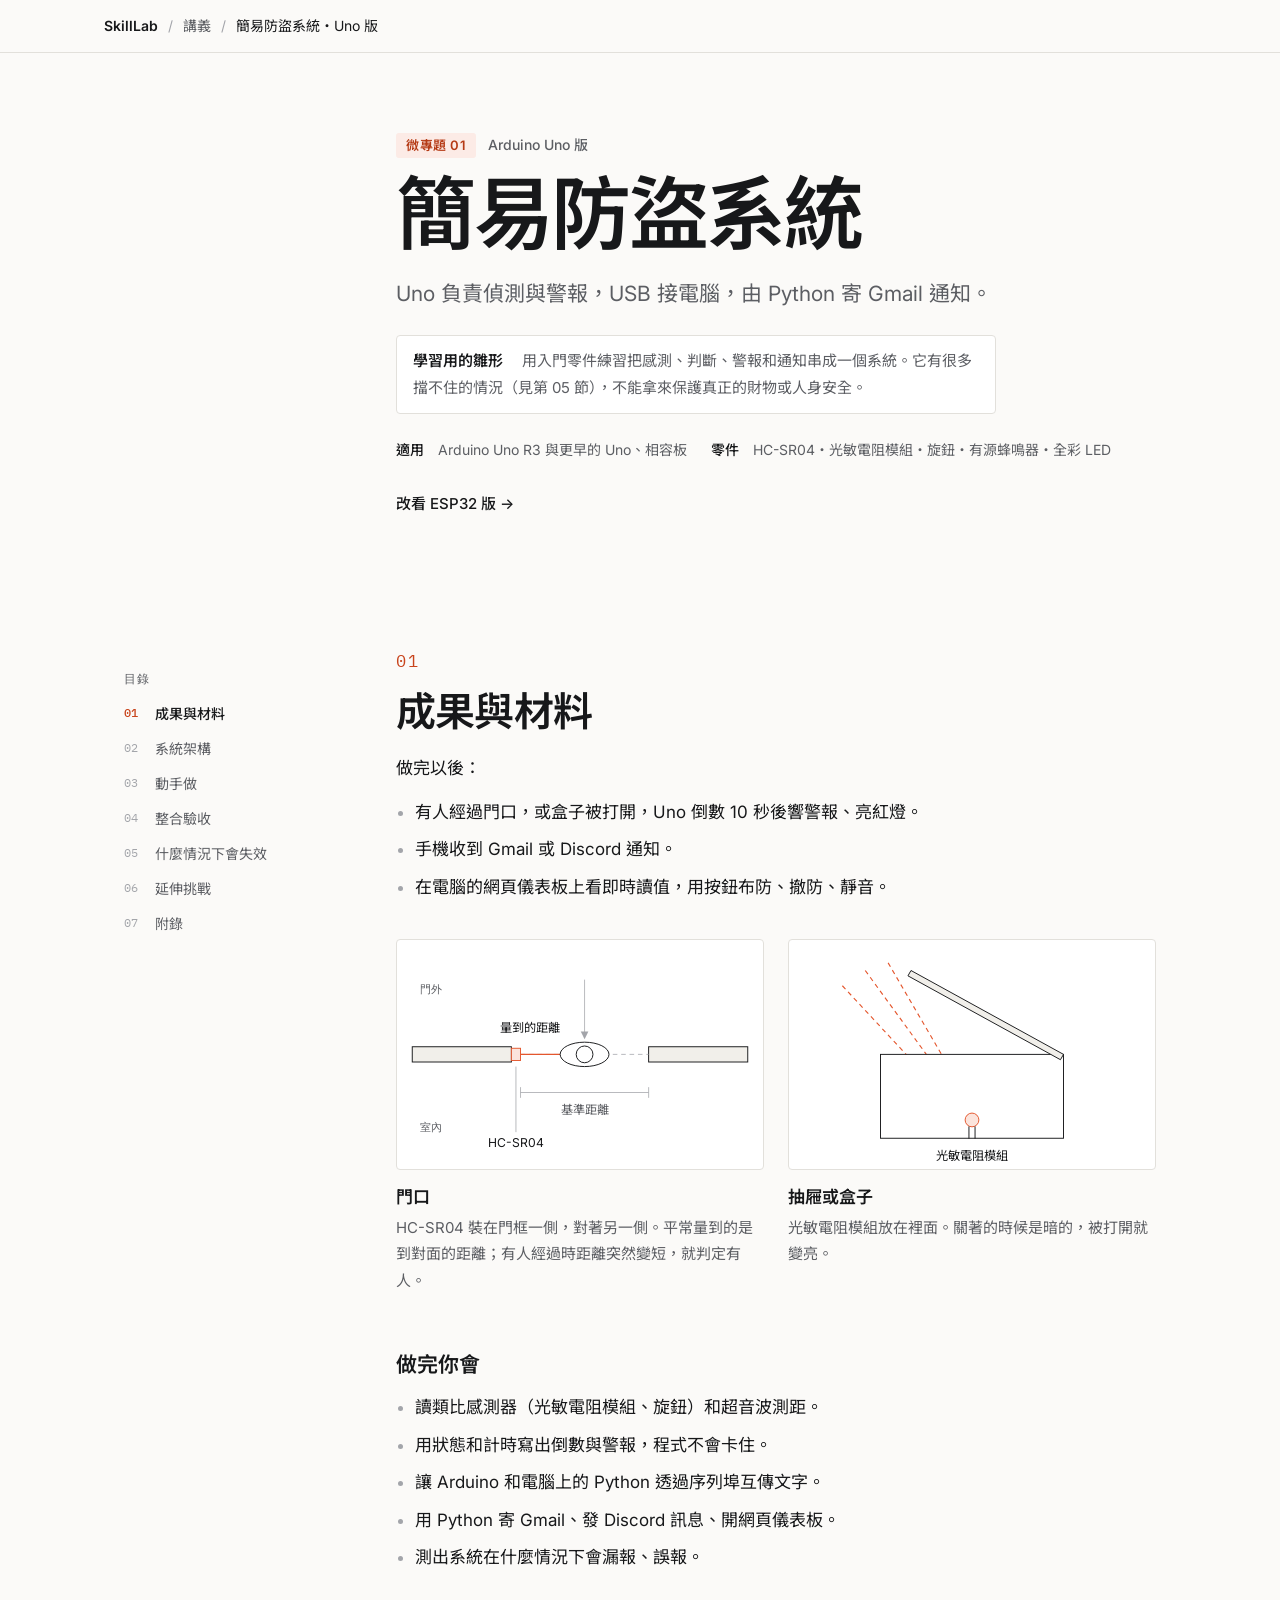
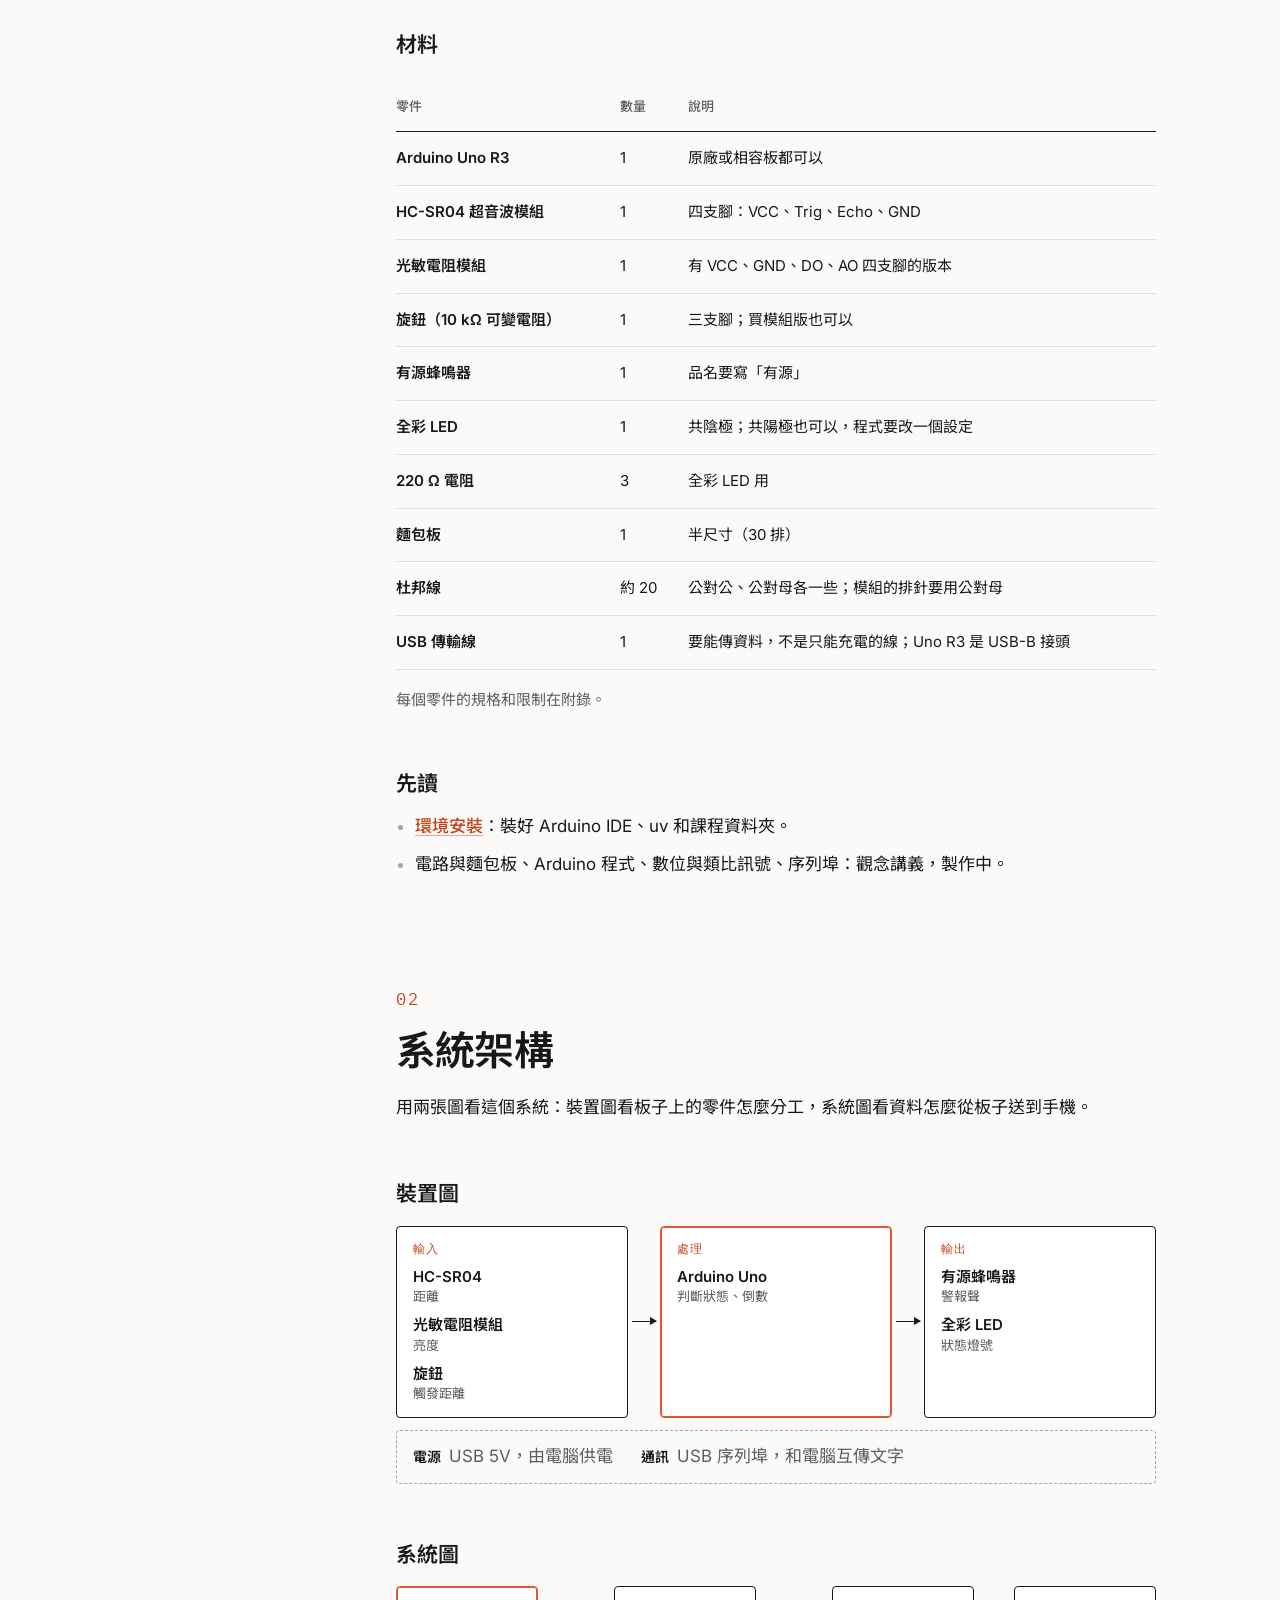
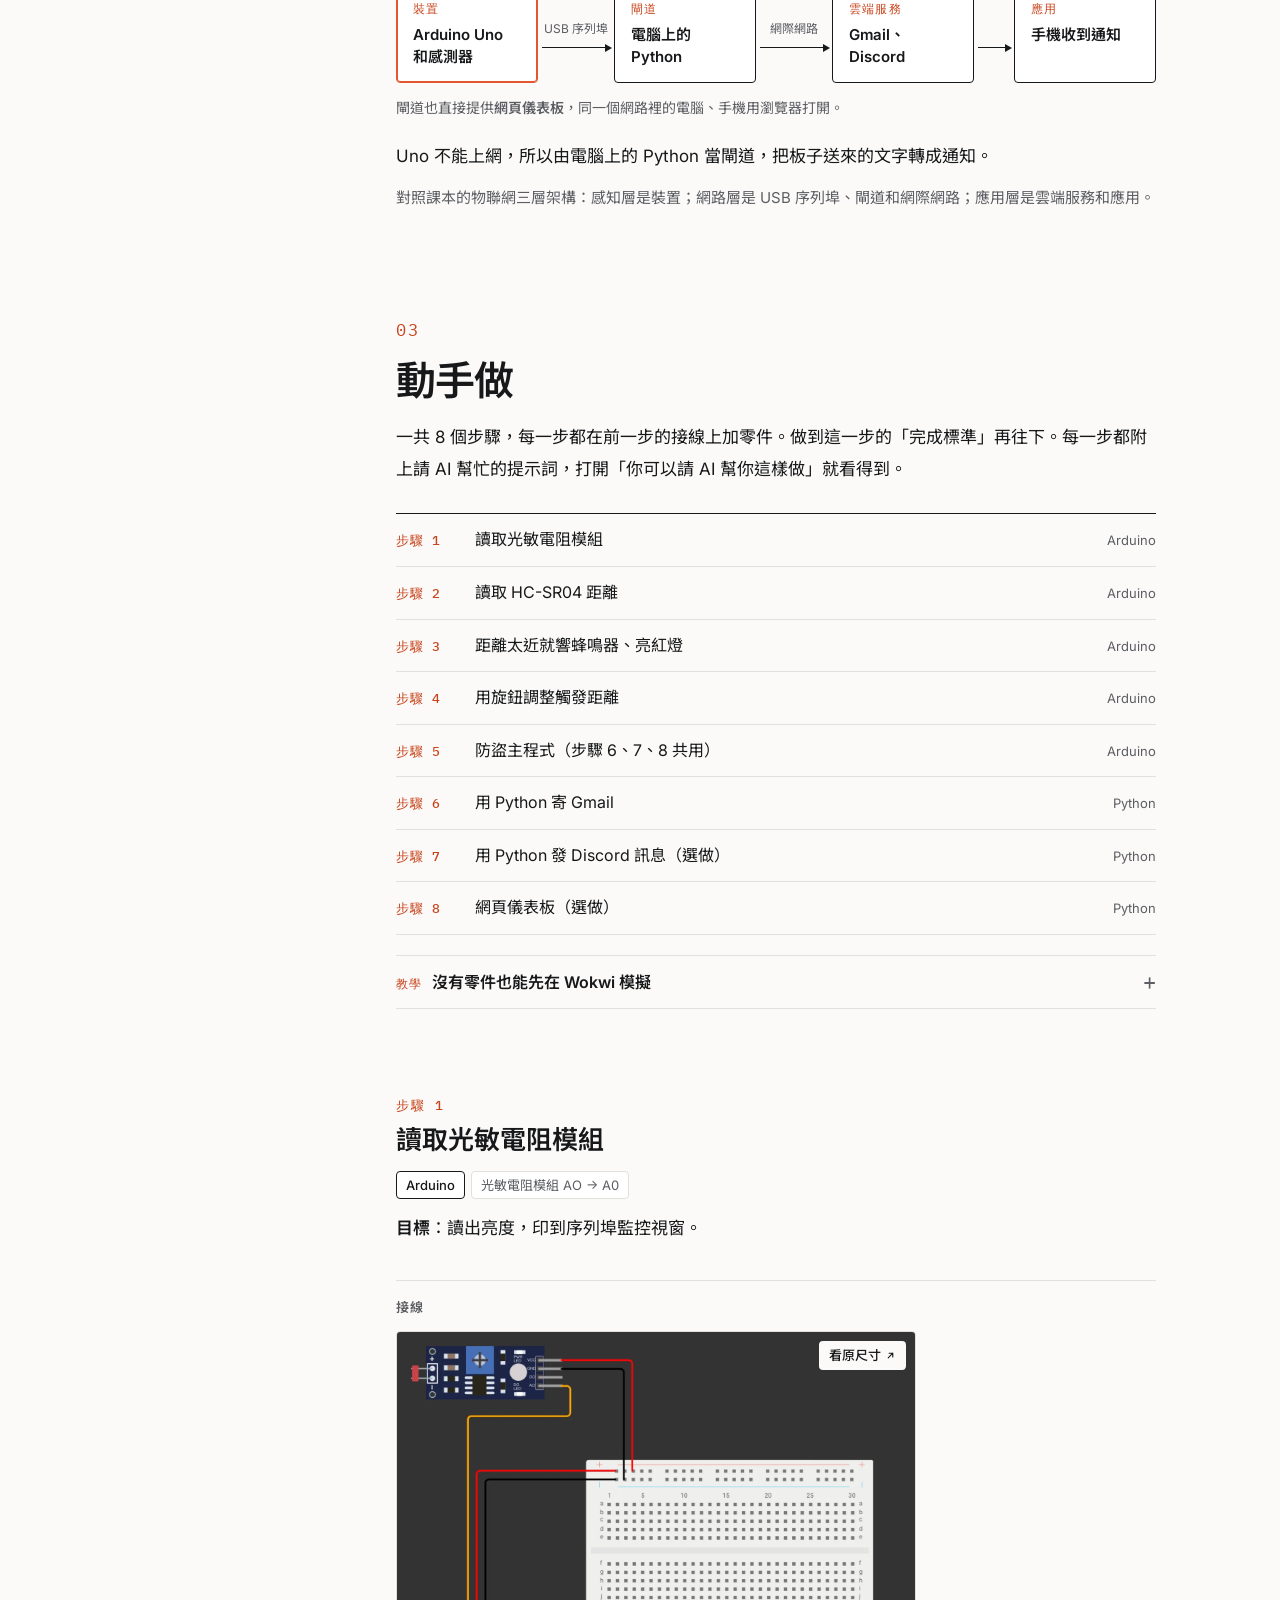
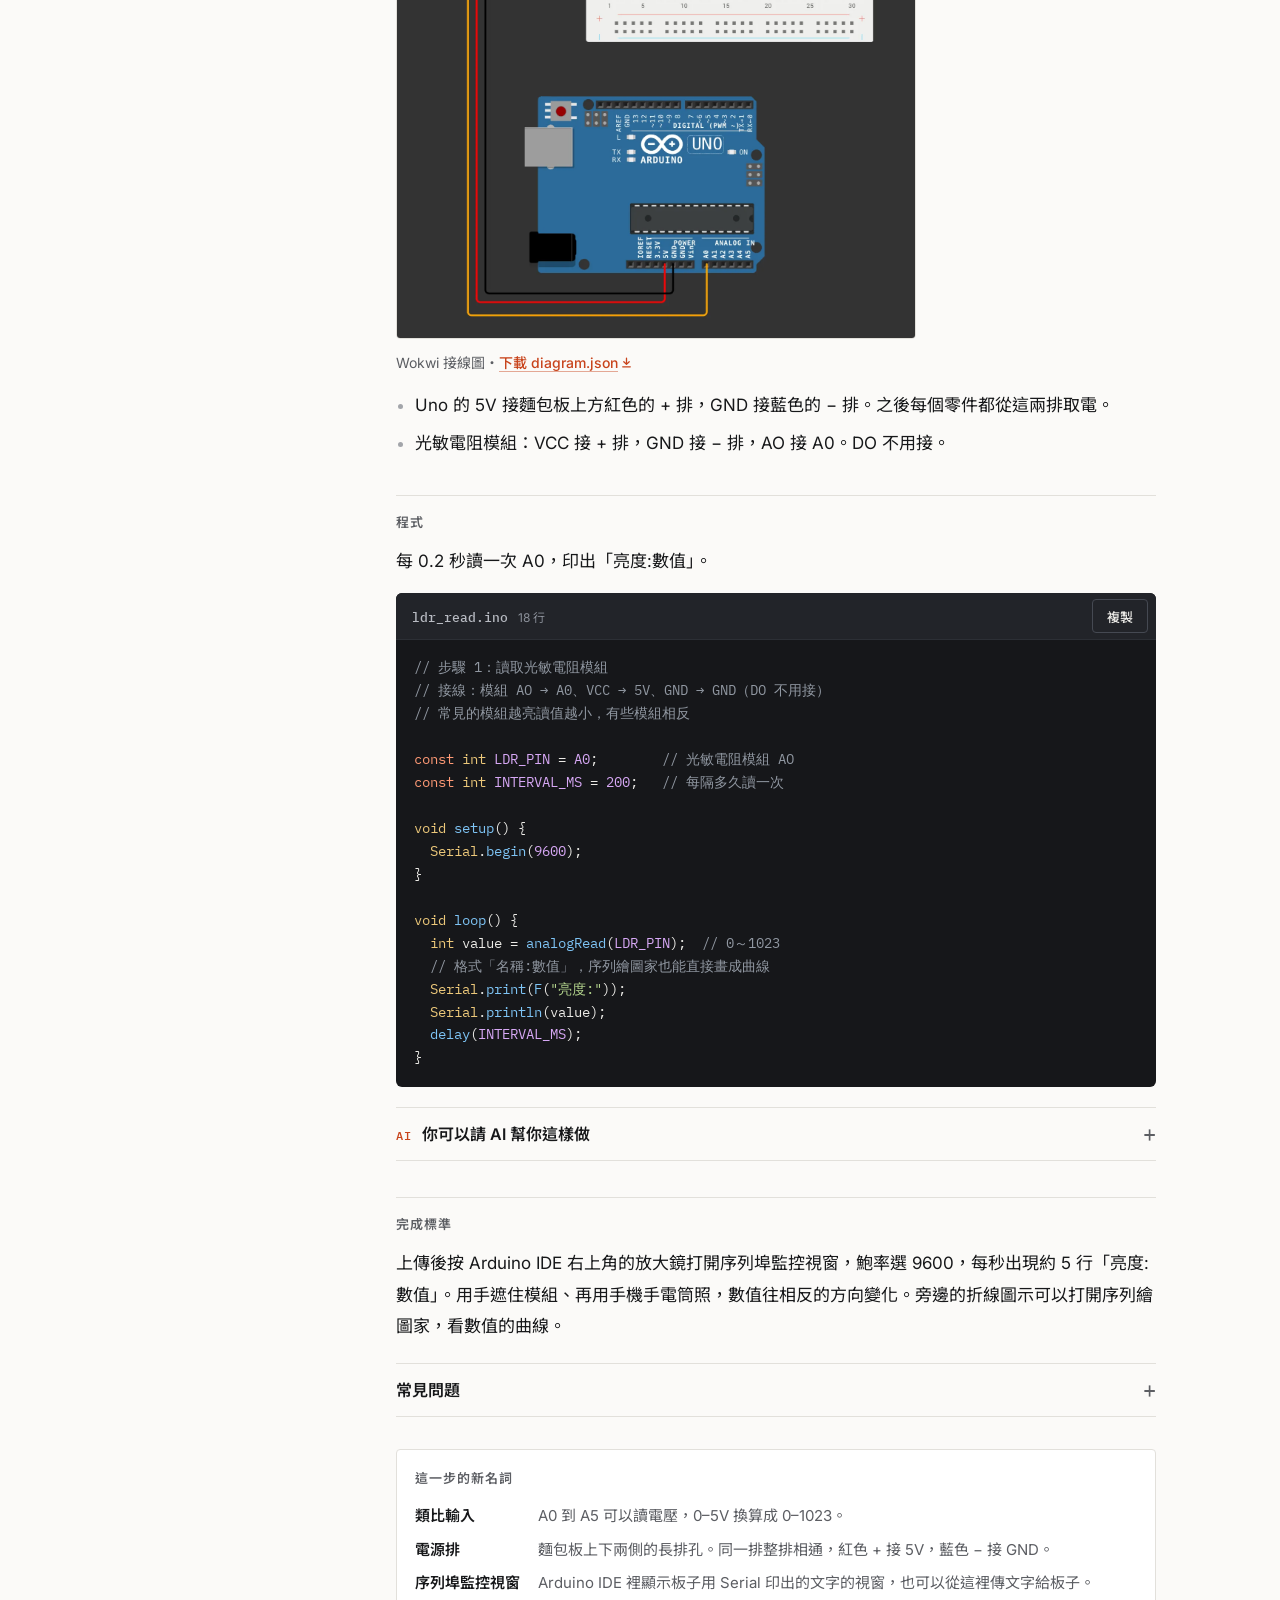
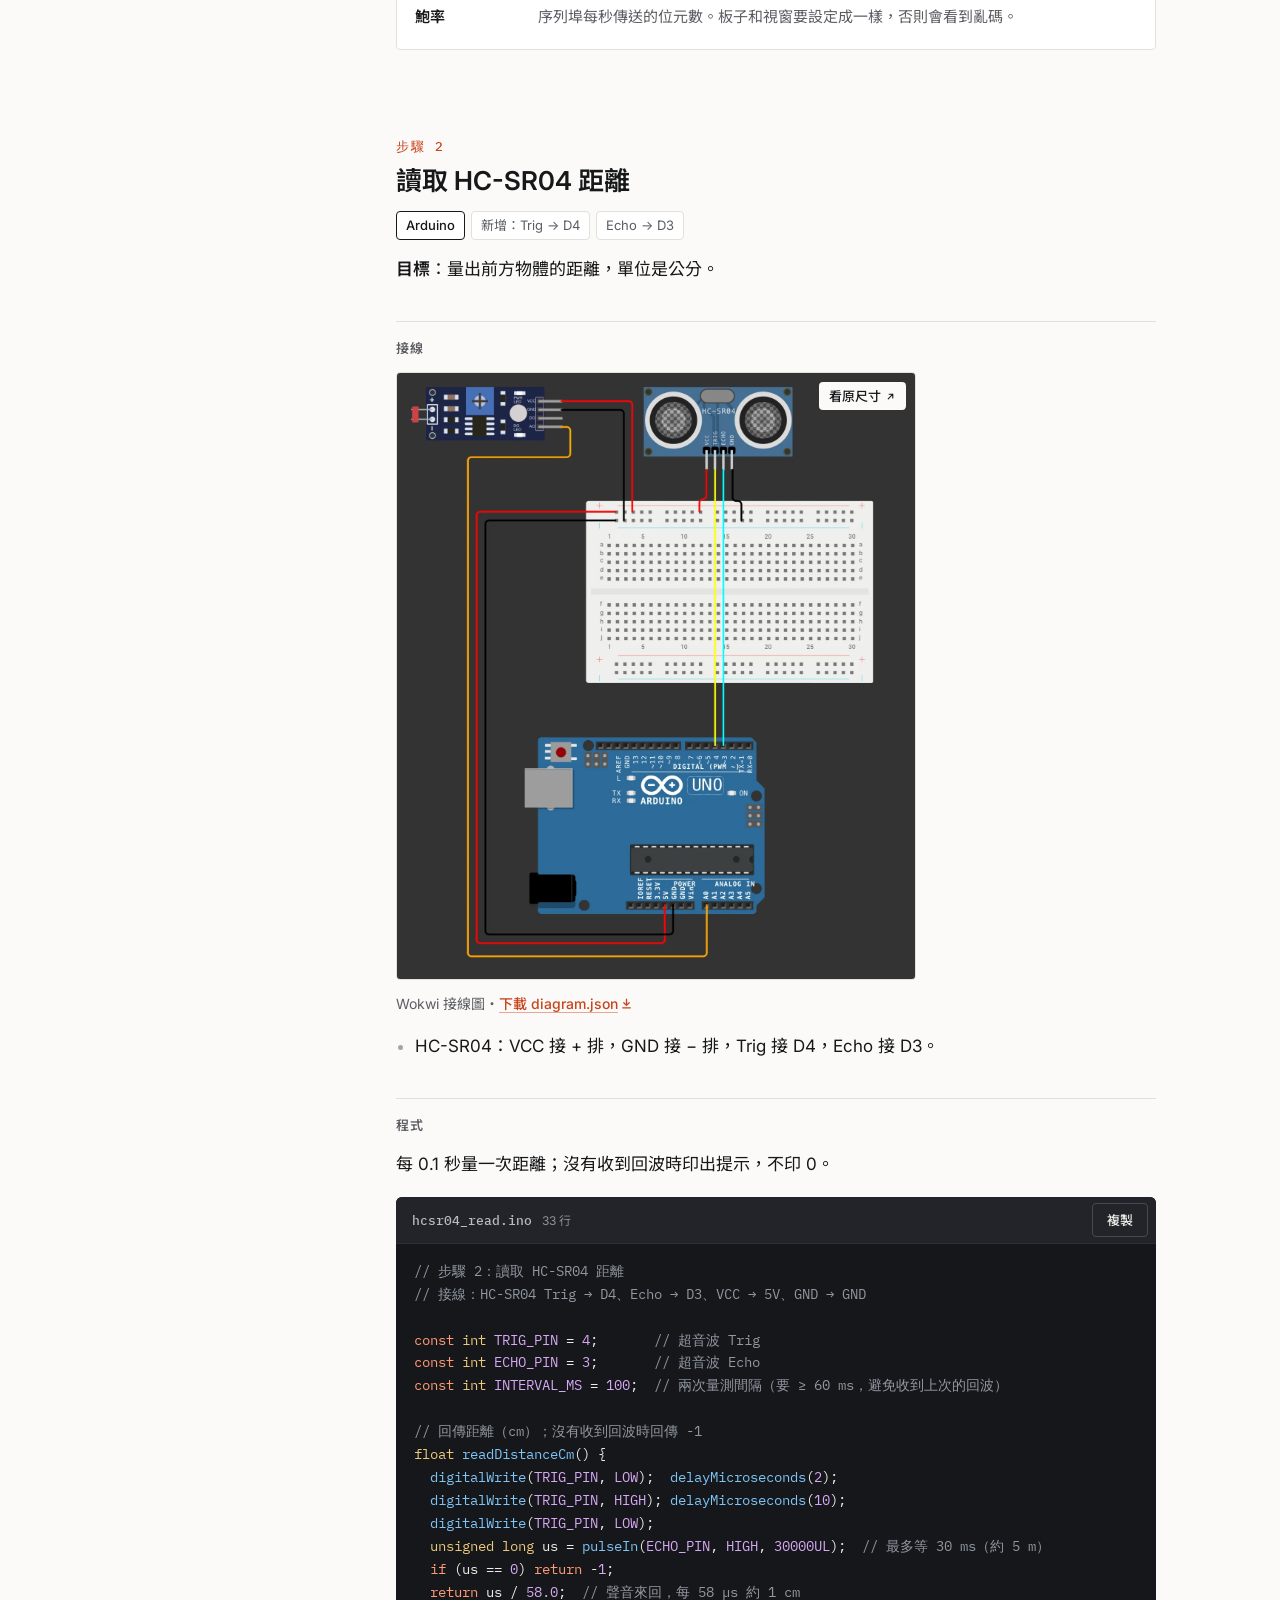
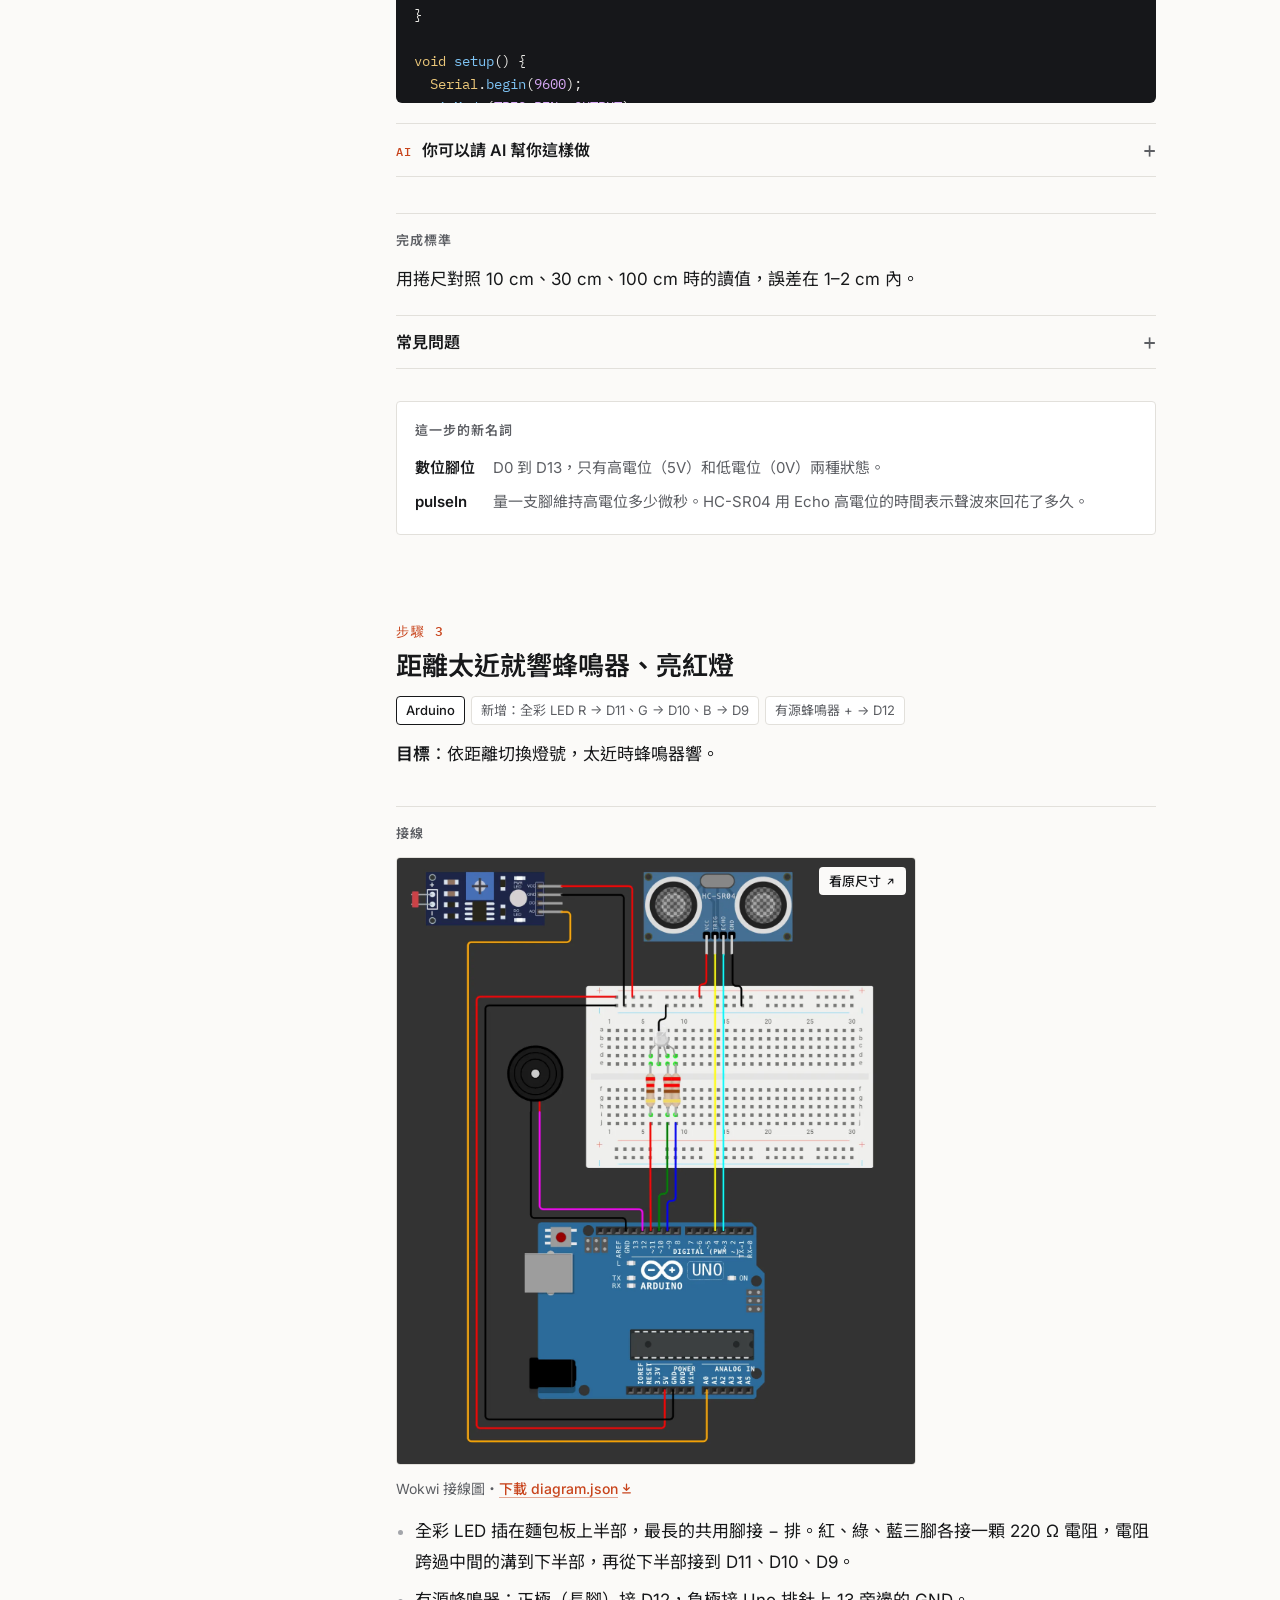
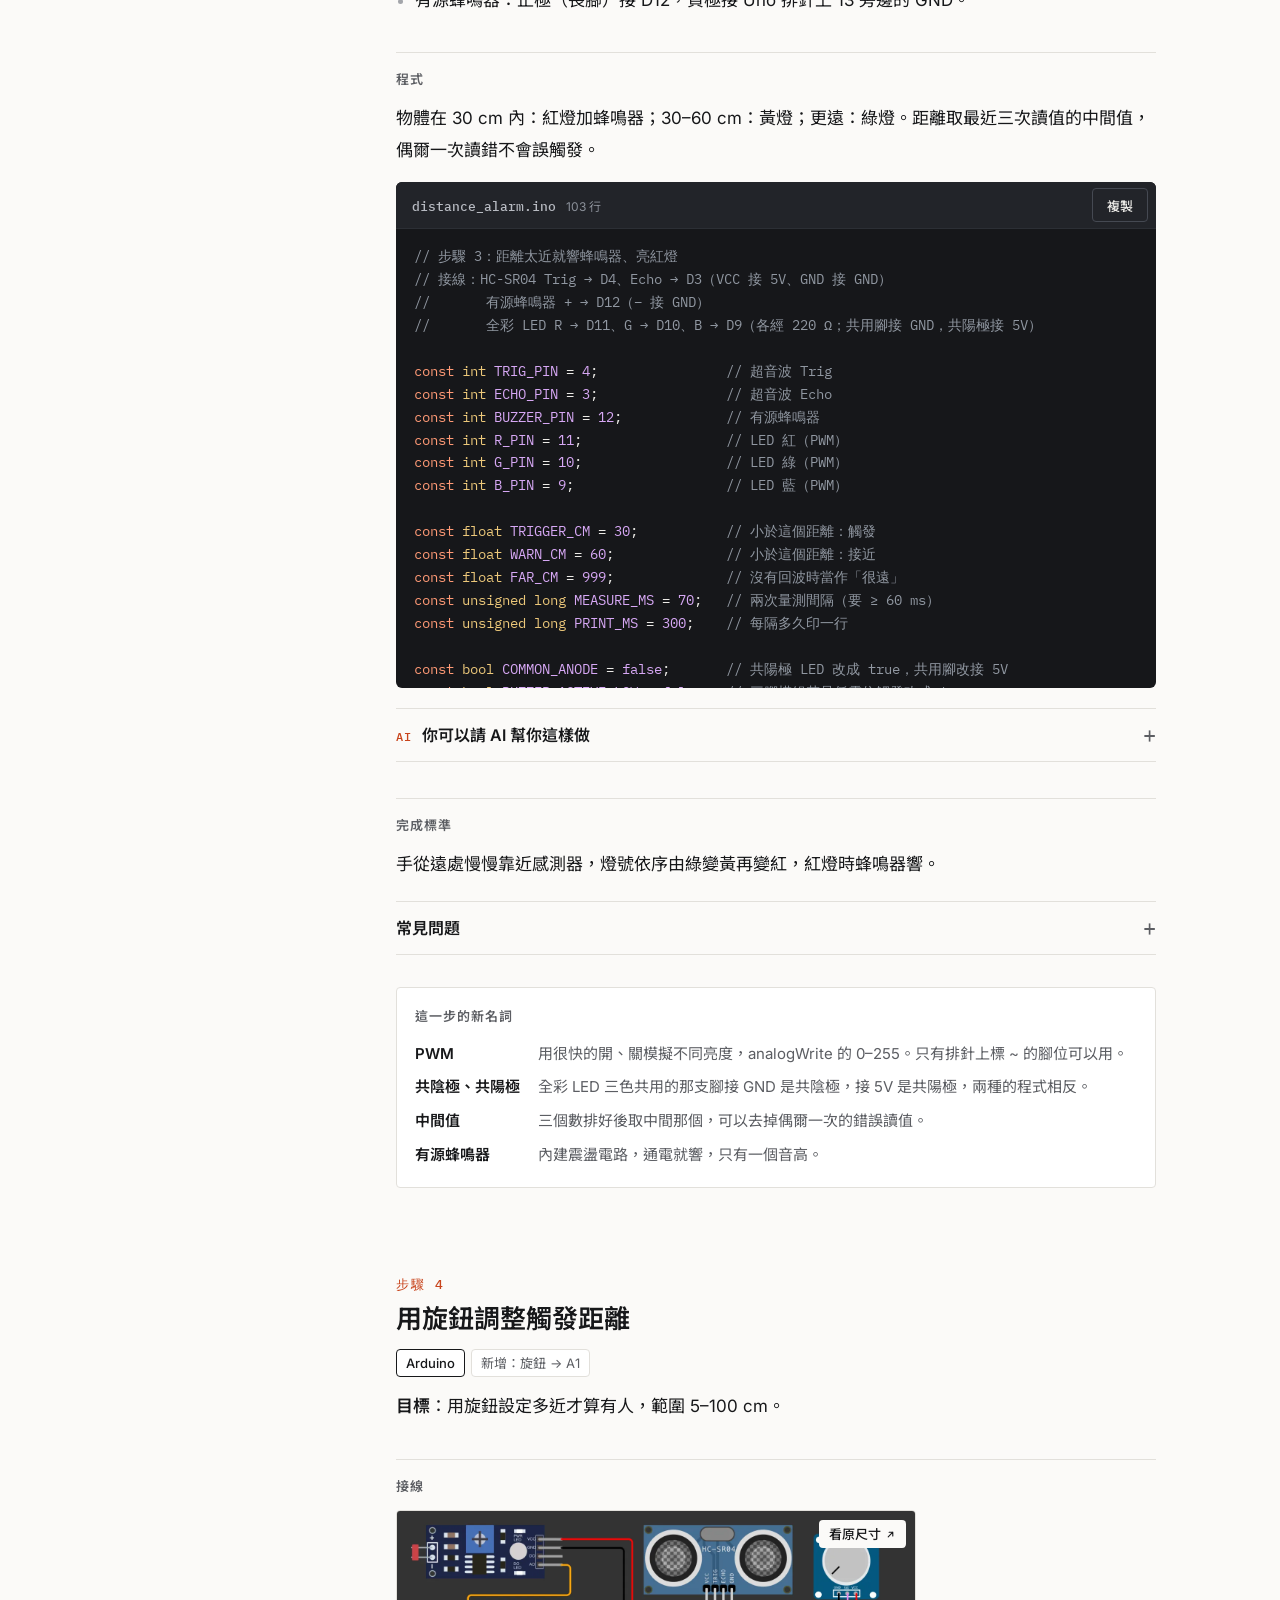
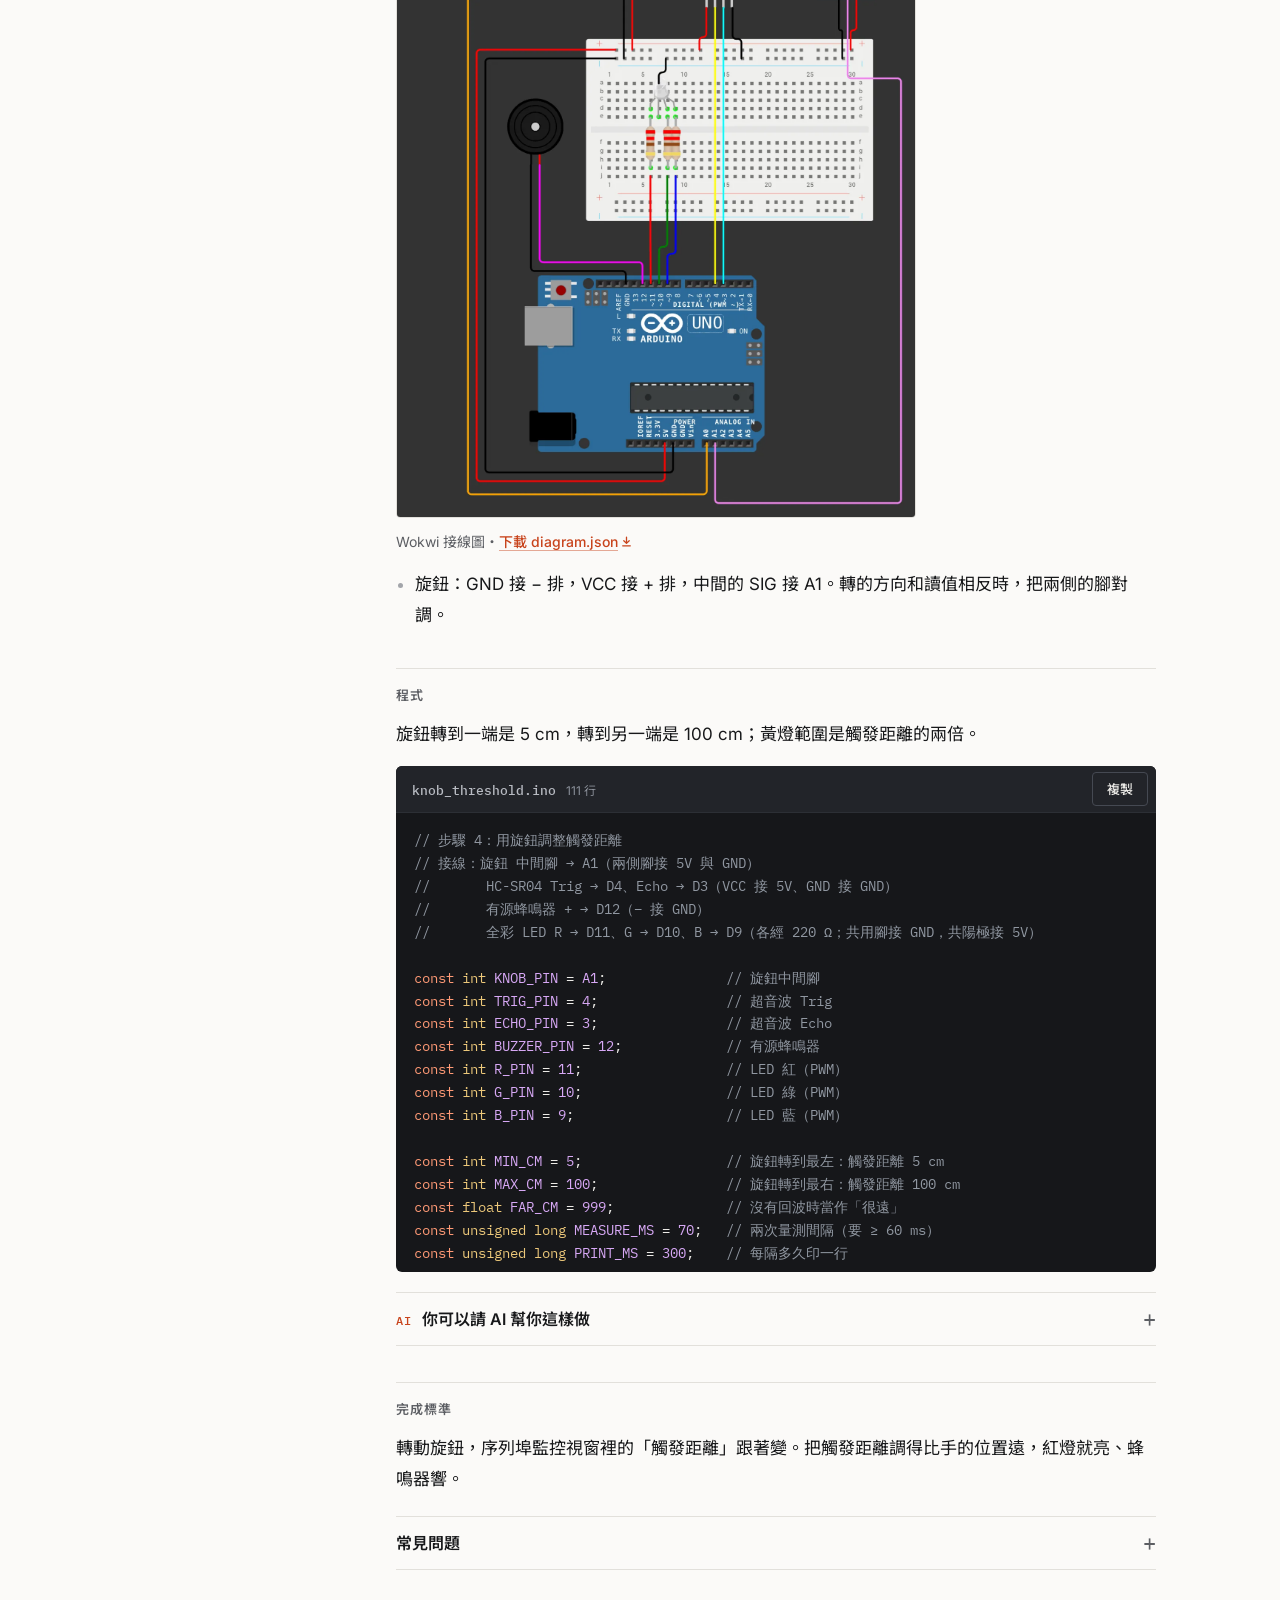
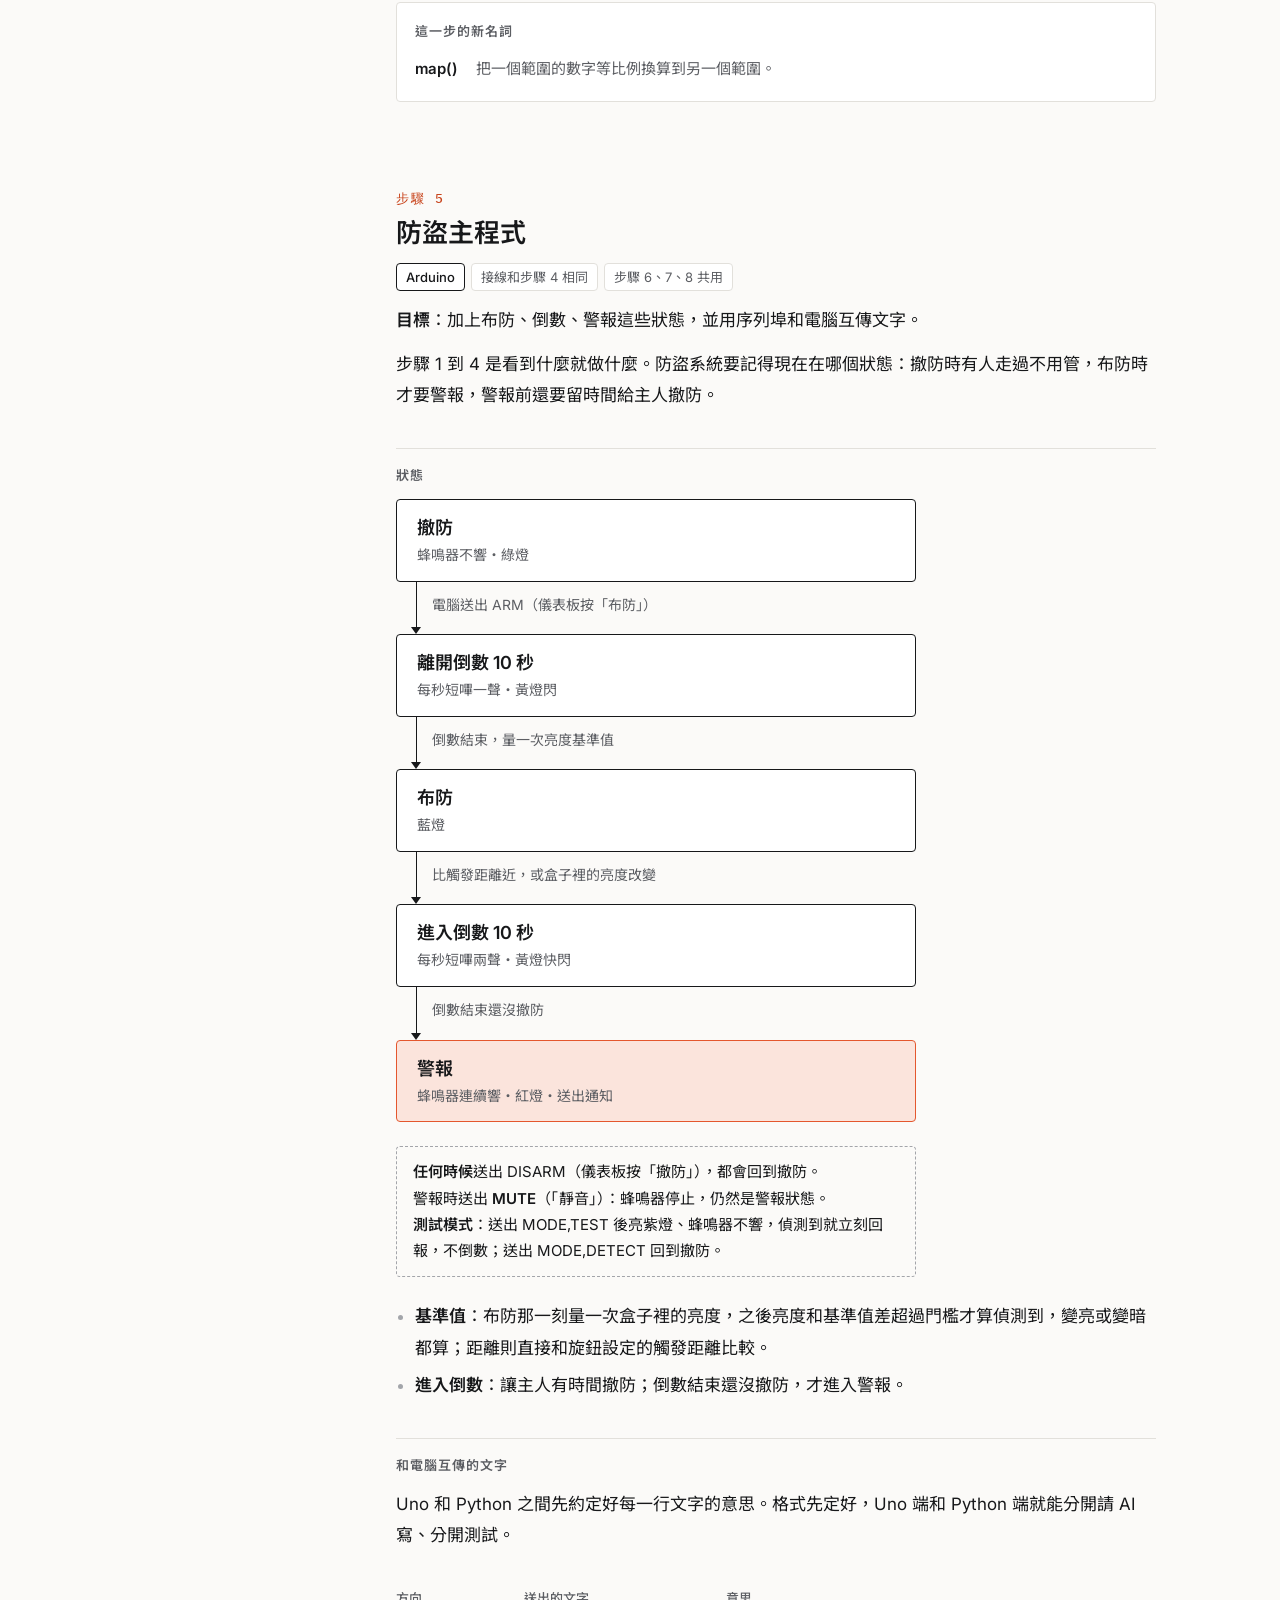
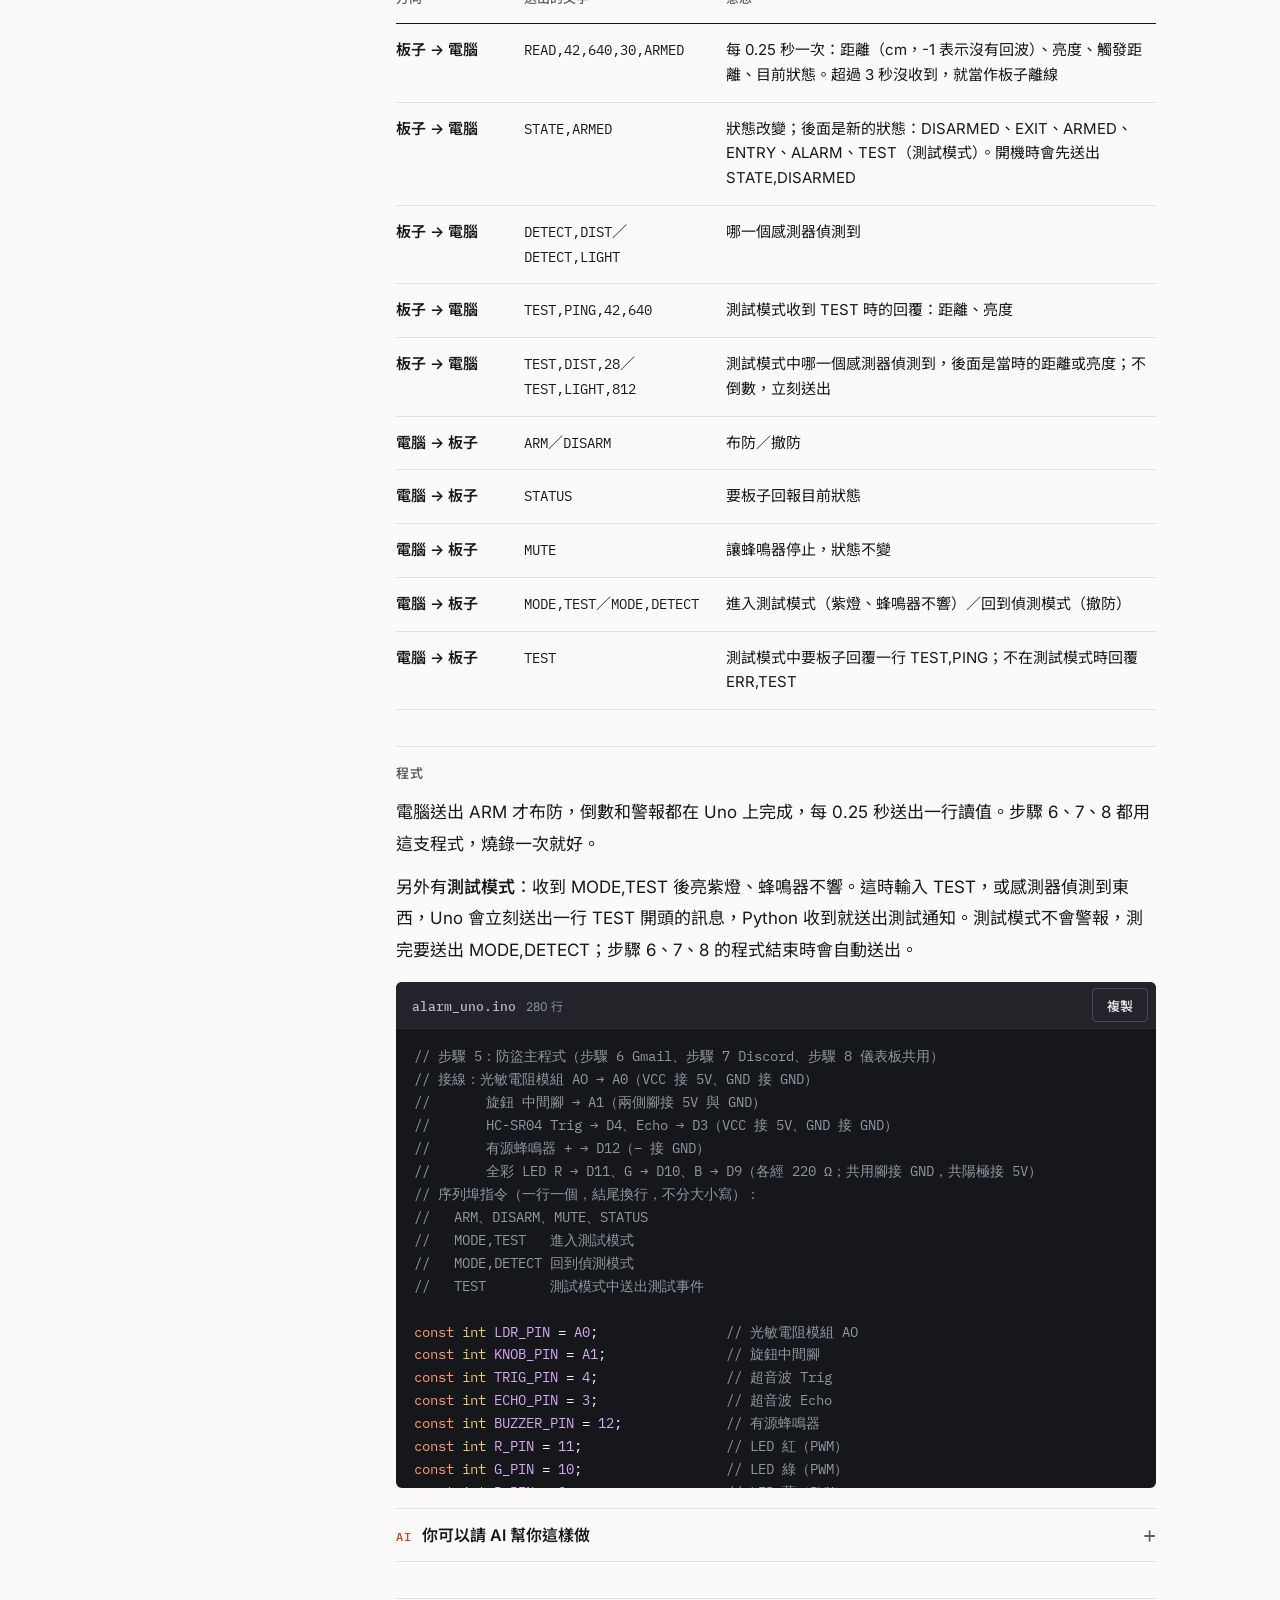
<file: handout/alarm-uno.html>
<!doctype html>
<html lang="zh-Hant">
<head>
<meta charset="utf-8">
<meta name="viewport" content="width=device-width, initial-scale=1">
<title>簡易防盜系統 Arduino Uno 版｜SkillLab</title>
<script>(function(){var o;try{o=localStorage.getItem('skilllab-os')}catch(e){}if(!/^(win|mac|linux)$/.test(o||'')){var u=navigator.userAgent;o=/Windows/.test(u)?'win':/Macintosh/.test(u)&&navigator.maxTouchPoints<2?'mac':/Linux|X11/.test(u)&&!/Android/.test(u)?'linux':'win'}document.documentElement.setAttribute('data-os',o)})()</script>
<link rel="preconnect" href="https://fonts.googleapis.com">
<link rel="preconnect" href="https://fonts.gstatic.com" crossorigin>
<link href="https://fonts.googleapis.com/css2?family=IBM+Plex+Mono:wght@400;500&family=Inter:wght@400;500;600;700&family=Noto+Sans+TC:wght@400;500;700&display=swap" rel="stylesheet">
<link rel="stylesheet" href="../assets/style.css">
<link rel="stylesheet" href="../assets/handout.css">
</head>
<body class="hd">
<header class="topbar"><div class="topbar-in">
  <a class="brand" href="../index.html">SkillLab</a><span class="sep">/</span>
  <a href="../handout.html">講義</a><span class="sep">/</span>
  <span class="here">簡易防盜系統・Uno 版</span>
</div></header>

<div class="page has-toc">
  <header class="doc-head">
    <p class="kicker" data-type="project"><span class="type-tag">微專題 01</span>Arduino Uno 版</p>
    <h1>簡易防盜系統</h1>
    <p class="lead">Uno 負責偵測與警報，USB 接電腦，由 Python 寄 Gmail 通知。</p>
    <p class="scope"><b>學習用的雛形</b>　用入門零件練習把感測、判斷、警報和通知串成一個系統。它有很多擋不住的情況（見第 05 節），不能拿來保護真正的財物或人身安全。</p>
    <p class="meta"><span><b>適用</b>　Arduino Uno R3 與更早的 Uno、相容板</span><span><b>零件</b>　HC-SR04・光敏電阻模組・旋鈕・有源蜂鳴器・全彩 LED</span></p>
    <a class="switch" href="alarm-esp32.html">改看 ESP32 版 →</a>
  </header>
  <nav class="toc" aria-label="目錄">
    <p class="toc-h">目錄</p>
    <ol>
      <li><a href="#s1"><span class="n">01</span>成果與材料</a></li>
      <li><a href="#s2"><span class="n">02</span>系統架構</a></li>
      <li><a href="#s3"><span class="n">03</span>動手做</a></li>
      <li><a href="#s4"><span class="n">04</span>整合驗收</a></li>
      <li><a href="#s5"><span class="n">05</span>什麼情況下會失效</a></li>
      <li><a href="#s6"><span class="n">06</span>延伸挑戰</a></li>
      <li><a href="#s7"><span class="n">07</span>附錄</a></li>
    </ol>
  </nav>
  <main class="doc">
    <section class="sec" id="s1" aria-labelledby="s1-h">
      <p class="sec-no">01</p>
      <h2 id="s1-h">成果與材料</h2>
      <p>做完以後：</p>
      <ul class="prose">
        <li>有人經過門口，或盒子被打開，Uno 倒數 10 秒後響警報、亮紅燈。</li>
        <li>手機收到 Gmail 或 Discord 通知。</li>
        <li>在電腦的網頁儀表板上看即時讀值，用按鈕布防、撤防、靜音。</li>
      </ul>
<div class="scenes">
<figure class="scene">
<svg class="dg" viewBox="0 0 480 300" role="img" aria-label="門口俯視圖：HC-SR04 裝在門框一側，有人經過時量到的距離比基準距離短" xmlns="http://www.w3.org/2000/svg">
  <rect class="shade" x="20" y="140" width="130" height="20"/>
  <rect class="shade" x="330" y="140" width="130" height="20"/>
  <line class="ln2 dash" x1="162" y1="150" x2="330" y2="150"/>
  <line class="hl" x1="162" y1="150" x2="214" y2="150"/>
  <rect class="tint" x="150" y="142" width="12" height="16"/>
  <ellipse class="face" cx="246" cy="150" rx="32" ry="16"/>
  <circle class="face" cx="246" cy="150" r="11"/>
  <line class="ln2" x1="246" y1="52" x2="246" y2="122"/>
  <polygon points="246,130 241,120 251,120" fill="#a3a5aa"/>
  <line class="ln2" x1="162" y1="200" x2="330" y2="200"/>
  <line class="ln2" x1="162" y1="193" x2="162" y2="207"/>
  <line class="ln2" x1="330" y1="193" x2="330" y2="207"/>
  <text x="214" y="120" text-anchor="end">量到的距離</text>
  <text x="246" y="228" text-anchor="middle" style="fill:#5c5e63">基準距離</text>
  <text x="156" y="272" text-anchor="middle">HC-SR04</text>
  <line class="ln2" x1="156" y1="166" x2="156" y2="252"/>
  <text class="tm" x="30" y="70">門外</text>
  <text class="tm" x="30" y="250">室內</text>
</svg>
<figcaption><p class="t">門口</p><p class="d">HC-SR04 裝在門框一側，對著另一側。平常量到的是到對面的距離；有人經過時距離突然變短，就判定有人。</p></figcaption>
</figure>
<figure class="scene">
<svg class="dg" viewBox="0 0 480 300" role="img" aria-label="盒子側視圖：光敏電阻模組放在盒子裡，盒蓋打開時光線照進來" xmlns="http://www.w3.org/2000/svg">
  <line class="hl dash" x1="70" y1="60" x2="226" y2="228"/>
  <line class="hl dash" x1="100" y1="40" x2="234" y2="224"/>
  <line class="hl dash" x1="130" y1="30" x2="242" y2="222"/>
  <rect class="face" x="120" y="150" width="240" height="110"/>
  <polygon class="shade" points="360,150 160,40 156,47 356,157"/>
  <circle class="tint" cx="240" cy="236" r="9"/>
  <line class="ln" x1="236" y1="245" x2="236" y2="260"/>
  <line class="ln" x1="244" y1="245" x2="244" y2="260"/>
  <text x="240" y="288" text-anchor="middle">光敏電阻模組</text>
</svg>
<figcaption><p class="t">抽屜或盒子</p><p class="d">光敏電阻模組放在裡面。關著的時候是暗的，被打開就變亮。</p></figcaption>
</figure>
      </div>
      <h3>做完你會</h3>
      <ul class="prose">
        <li>讀類比感測器（光敏電阻模組、旋鈕）和超音波測距。</li>
        <li>用狀態和計時寫出倒數與警報，程式不會卡住。</li>
        <li>讓 Arduino 和電腦上的 Python 透過序列埠互傳文字。</li>
        <li>用 Python 寄 Gmail、發 Discord 訊息、開網頁儀表板。</li>
        <li>測出系統在什麼情況下會漏報、誤報。</li>
      </ul>
      <h3>材料</h3>
      <div class="table-wrap"><table class="tbl stack">
        <thead><tr><th scope="col">零件</th><th scope="col">數量</th><th scope="col">說明</th></tr></thead>
        <tbody>
          <tr><th scope="row">Arduino Uno R3</th><td data-label="數量">1</td><td data-label="說明">原廠或相容板都可以</td></tr>
          <tr><th scope="row">HC-SR04 超音波模組</th><td data-label="數量">1</td><td data-label="說明">四支腳：VCC、Trig、Echo、GND</td></tr>
          <tr><th scope="row">光敏電阻模組</th><td data-label="數量">1</td><td data-label="說明">有 VCC、GND、DO、AO 四支腳的版本</td></tr>
          <tr><th scope="row">旋鈕（10 kΩ 可變電阻）</th><td data-label="數量">1</td><td data-label="說明">三支腳；買模組版也可以</td></tr>
          <tr><th scope="row">有源蜂鳴器</th><td data-label="數量">1</td><td data-label="說明">品名要寫「有源」</td></tr>
          <tr><th scope="row">全彩 LED</th><td data-label="數量">1</td><td data-label="說明">共陰極；共陽極也可以，程式要改一個設定</td></tr>
          <tr><th scope="row">220 Ω 電阻</th><td data-label="數量">3</td><td data-label="說明">全彩 LED 用</td></tr>
          <tr><th scope="row">麵包板</th><td data-label="數量">1</td><td data-label="說明">半尺寸（30 排）</td></tr>
          <tr><th scope="row">杜邦線</th><td data-label="數量">約 20</td><td data-label="說明">公對公、公對母各一些；模組的排針要用公對母</td></tr>
          <tr><th scope="row">USB 傳輸線</th><td data-label="數量">1</td><td data-label="說明">要能傳資料，不是只能充電的線；Uno R3 是 USB-B 接頭</td></tr>
        </tbody>
      </table></div>
      <p class="note">每個零件的規格和限制在附錄。</p>
      <h3>先讀</h3>
      <ul class="prose">
        <li><a href="setup.html">環境安裝</a>：裝好 Arduino IDE、uv 和課程資料夾。</li>
        <li>電路與麵包板、Arduino 程式、數位與類比訊號、序列埠：觀念講義，製作中。</li>
      </ul>
    </section>
    <section class="sec" id="s2" aria-labelledby="s2-h">
      <p class="sec-no">02</p>
      <h2 id="s2-h">系統架構</h2>
      <p>用兩張圖看這個系統：裝置圖看板子上的零件怎麼分工，系統圖看資料怎麼從板子送到手機。</p>
      <h3>裝置圖</h3>
      <figure class="figure arch">
        <div class="arch-dev">
          <div class="arch-box"><p class="arch-h">輸入</p><ul><li>HC-SR04<span>距離</span></li><li>光敏電阻模組<span>亮度</span></li><li>旋鈕<span>觸發距離</span></li></ul></div>
          <p class="arch-arrow" aria-hidden="true"></p>
          <div class="arch-box is-core"><p class="arch-h">處理</p><ul><li>Arduino Uno<span>判斷狀態、倒數</span></li></ul></div>
          <p class="arch-arrow" aria-hidden="true"></p>
          <div class="arch-box"><p class="arch-h">輸出</p><ul><li>有源蜂鳴器<span>警報聲</span></li><li>全彩 LED<span>狀態燈號</span></li></ul></div>
        </div>
        <dl class="arch-bar"><div><dt>電源</dt><dd>USB 5V，由電腦供電</dd></div><div><dt>通訊</dt><dd>USB 序列埠，和電腦互傳文字</dd></div></dl>
      </figure>
      <h3>系統圖</h3>
      <figure class="figure arch">
        <ol class="arch-sys">
          <li class="arch-box is-core"><p class="arch-h">裝置</p><p class="arch-m">Arduino Uno 和感測器</p></li>
          <li class="arch-link">USB 序列埠</li>
          <li class="arch-box"><p class="arch-h">閘道</p><p class="arch-m">電腦上的 Python</p></li>
          <li class="arch-link">網際網路</li>
          <li class="arch-box"><p class="arch-h">雲端服務</p><p class="arch-m">Gmail、Discord</p></li>
          <li class="arch-link"></li>
          <li class="arch-box"><p class="arch-h">應用</p><p class="arch-m">手機收到通知</p></li>
        </ol>
        <p class="arch-side">閘道也直接提供<b>網頁儀表板</b>，同一個網路裡的電腦、手機用瀏覽器打開。</p>
      </figure>
      <p>Uno 不能上網，所以由電腦上的 Python 當閘道，把板子送來的文字轉成通知。</p>
      <p class="note">對照課本的物聯網三層架構：感知層是裝置；網路層是 USB 序列埠、閘道和網際網路；應用層是雲端服務和應用。</p>
    </section>
    <section class="sec" id="s3" aria-labelledby="s3-h">
      <p class="sec-no">03</p>
      <h2 id="s3-h">動手做</h2>
      <p>一共 8 個步驟，每一步都在前一步的接線上加零件。做到這一步的「完成標準」再往下。每一步都附上請 AI 幫忙的提示詞，打開「你可以請 AI 幫你這樣做」就看得到。</p>
      <ol class="ex-index lead-in">
        <li><a href="#step1"><span class="n">步驟 1</span>讀取光敏電阻模組<span class="k">Arduino</span></a></li>
        <li><a href="#step2"><span class="n">步驟 2</span>讀取 HC-SR04 距離<span class="k">Arduino</span></a></li>
        <li><a href="#step3"><span class="n">步驟 3</span>距離太近就響蜂鳴器、亮紅燈<span class="k">Arduino</span></a></li>
        <li><a href="#step4"><span class="n">步驟 4</span>用旋鈕調整觸發距離<span class="k">Arduino</span></a></li>
        <li><a href="#step5"><span class="n">步驟 5</span>防盜主程式（步驟 6、7、8 共用）<span class="k">Arduino</span></a></li>
        <li><a href="#step6"><span class="n">步驟 6</span>用 Python 寄 Gmail<span class="k">Python</span></a></li>
        <li><a href="#step7"><span class="n">步驟 7</span>用 Python 發 Discord 訊息（選做）<span class="k">Python</span></a></li>
        <li><a href="#step8"><span class="n">步驟 8</span>網頁儀表板（選做）<span class="k">Python</span></a></li>
      </ol>
      <details class="fold" id="wokwi">
        <summary><span><span class="tag">教學</span>沒有零件也能先在 Wokwi 模擬</span></summary>
        <div class="fold-body">
          <p>步驟 1 到 5 可以在 Wokwi 網站上模擬，先確認接線和程式，再接實物。</p>
          <ol class="prose">
            <li>打開 <a href="https://wokwi.com/projects/new/arduino-uno" target="_blank" rel="noopener">wokwi.com/projects/new/arduino-uno</a>，不用登入。</li>
            <li>下載這一步的 diagram.json，用文字編輯器打開、全選複製，貼到 Wokwi 的 diagram.json 分頁，取代原本的內容。</li>
            <li>把這一步的程式貼到 sketch.ino 分頁。</li>
            <li>按綠色的 ▶ 開始模擬。</li>
            <li>模擬中點一下零件可以改數值：超音波可以調距離，光敏電阻模組可以調亮度，旋鈕可以轉。</li>
          </ol>
          <p class="note">免費版要排隊等編譯，伺服器忙的時候會等很久或失敗，稍後再試。Wokwi 只模擬板子這一端，步驟 6 到 8 的 Python 要接真的板子。</p>
        </div>
      </details>

      <article class="ex" id="step1" aria-labelledby="step1-h">
        <p class="ex-no">步驟 1</p>
        <h3 id="step1-h">讀取光敏電阻模組</h3>
        <p class="ex-tags"><span class="kind">Arduino</span><span>光敏電阻模組 AO → A0</span></p>
        <p class="ex-goal"><b>目標</b>：讀出亮度，印到序列埠監控視窗。</p>
        <p class="ex-h">接線</p>
        <figure class="figure ex-wire">
          <a class="zoom" href="../assets/handout/wokwi/uno-step1.webp" target="_blank" rel="noopener"><img src="../assets/handout/wokwi/uno-step1.webp" alt="步驟 1 接線圖：Uno 的 5V、GND 接到麵包板上方的電源排；光敏電阻模組的 VCC、GND 接電源排，AO 接 A0" width="1400" height="1637" loading="lazy"><span>看原尺寸</span></a>
          <figcaption>Wokwi 接線圖・<a href="code/wokwi/uno-step1/diagram.json" download="diagram.json">下載 diagram.json</a></figcaption>
        </figure>
        <ul class="prose">
          <li>Uno 的 5V 接麵包板上方紅色的 + 排，GND 接藍色的 − 排。之後每個零件都從這兩排取電。</li>
          <li>光敏電阻模組：VCC 接 + 排，GND 接 − 排，AO 接 A0。DO 不用接。</li>
        </ul>
        <p class="ex-h">程式</p>
        <p>每 0.2 秒讀一次 A0，印出「亮度:數值」。</p>
<!-- code:uno/ldr_read/ldr_read.ino -->
<div class="code" data-lang="ino">
<div class="code-bar"><span><span class="code-name">ldr_read.ino</span><span class="code-lines">18 行</span></span><button class="copy" type="button" aria-label="複製 ldr_read.ino">複製</button></div>
<pre tabindex="0"><code data-lang="ino"><span class="c">// 步驟 1：讀取光敏電阻模組</span>
<span class="c">// 接線：模組 AO → A0、VCC → 5V、GND → GND（DO 不用接）</span>
<span class="c">// 常見的模組越亮讀值越小，有些模組相反</span>

<span class="k">const</span> <span class="t">int</span> <span class="n">LDR_PIN</span> = <span class="n">A0</span>;        <span class="c">// 光敏電阻模組 AO</span>
<span class="k">const</span> <span class="t">int</span> <span class="n">INTERVAL_MS</span> = <span class="n">200</span>;   <span class="c">// 每隔多久讀一次</span>

<span class="t">void</span> <span class="f">setup</span>() {
  <span class="t">Serial</span>.<span class="f">begin</span>(<span class="n">9600</span>);
}

<span class="t">void</span> <span class="f">loop</span>() {
  <span class="t">int</span> value = <span class="f">analogRead</span>(<span class="n">LDR_PIN</span>);  <span class="c">// 0～1023</span>
  <span class="c">// 格式「名稱:數值」，序列繪圖家也能直接畫成曲線</span>
  <span class="t">Serial</span>.<span class="f">print</span>(<span class="f">F</span>(<span class="s">"亮度:"</span>));
  <span class="t">Serial</span>.<span class="f">println</span>(value);
  <span class="f">delay</span>(<span class="n">INTERVAL_MS</span>);
}
</code></pre>
</div>
<!-- /code -->
        <details class="fold ai">
          <summary><span><span class="tag">AI</span>你可以請 AI 幫你這樣做</span></summary>
          <div class="fold-body">
            <p>把下面的提示詞貼給 AI。括號裡的內容換成你自己的。</p>
<div class="code prompt" data-lang="plain">
<div class="code-bar"><span class="code-name">提示詞</span><button class="copy" type="button" aria-label="複製 步驟 1 提示詞">複製</button></div>
<pre tabindex="0"><code data-lang="plain">我用 Arduino Uno R3 和光敏電阻模組（VCC、GND、DO、AO 四支腳），AO 接 A0。
請寫一支 Arduino 程式：每 0.2 秒用 analogRead 讀一次 A0，用 Serial 印出「亮度:數值」，鮑率 9600。
只用 Arduino 內建的函式，不要用其他程式庫。每一段加上中文註解。</code></pre>
</div>
            <h4>要一起給 AI 的資料</h4>
            <p>板子型號、模組有哪幾支腳、接到哪一個腳位、想要的輸出格式。</p>
            <h4>拿到程式後先檢查</h4>
            <ul class="prose">
              <li>Serial.begin 的數字是 9600，和序列埠監控視窗的設定一樣。</li>
              <li>讀的是 A0。</li>
              <li>沒有 #include 你沒裝的程式庫。</li>
            </ul>
          </div>
        </details>
        <p class="ex-h">完成標準</p>
        <p>上傳後按 Arduino IDE 右上角的放大鏡打開序列埠監控視窗，鮑率選 9600，每秒出現約 5 行「亮度:數值」。用手遮住模組、再用手機手電筒照，數值往相反的方向變化。旁邊的折線圖示可以打開序列繪圖家，看數值的曲線。</p>
        <details class="fold">
          <summary>常見問題</summary>
          <div class="fold-body">
            <ul class="prose">
              <li><b>數值一直是 0 或 1023</b>：AO 沒接好，或接到了 DO。</li>
              <li><b>數值完全不變</b>：模組的 VCC、GND 沒接到電源排，或 Uno 的 5V、GND 沒接到電源排。</li>
              <li><b>畫面全是亂碼</b>：序列埠監控視窗的鮑率不是 9600。</li>
              <li><b>模組上的 DO 燈一下亮一下暗</b>：那是模組自己的門檻比較，和 AO 的數值無關。</li>
            </ul>
          </div>
        </details>
        <div class="ex-terms">
          <p class="ex-h">這一步的新名詞</p>
          <dl>
          <dt>類比輸入</dt><dd>A0 到 A5 可以讀電壓，0–5V 換算成 0–1023。</dd>
          <dt>電源排</dt><dd>麵包板上下兩側的長排孔。同一排整排相通，紅色 + 接 5V，藍色 − 接 GND。</dd>
          <dt>序列埠監控視窗</dt><dd>Arduino IDE 裡顯示板子用 Serial 印出的文字的視窗，也可以從這裡傳文字給板子。</dd>
          <dt>鮑率</dt><dd>序列埠每秒傳送的位元數。板子和視窗要設定成一樣，否則會看到亂碼。</dd>
          </dl>
        </div>
      </article>

      <article class="ex" id="step2" aria-labelledby="step2-h">
        <p class="ex-no">步驟 2</p>
        <h3 id="step2-h">讀取 HC-SR04 距離</h3>
        <p class="ex-tags"><span class="kind">Arduino</span><span>新增：Trig → D4</span><span>Echo → D3</span></p>
        <p class="ex-goal"><b>目標</b>：量出前方物體的距離，單位是公分。</p>
        <p class="ex-h">接線</p>
        <figure class="figure ex-wire">
          <a class="zoom" href="../assets/handout/wokwi/uno-step2.webp" target="_blank" rel="noopener"><img src="../assets/handout/wokwi/uno-step2.webp" alt="步驟 2 接線圖：在步驟 1 之外加上 HC-SR04，VCC、GND 接電源排，Trig 接 D4，Echo 接 D3" width="1400" height="1637" loading="lazy"><span>看原尺寸</span></a>
          <figcaption>Wokwi 接線圖・<a href="code/wokwi/uno-step2/diagram.json" download="diagram.json">下載 diagram.json</a></figcaption>
        </figure>
        <ul class="prose">
          <li>HC-SR04：VCC 接 + 排，GND 接 − 排，Trig 接 D4，Echo 接 D3。</li>
        </ul>
        <p class="ex-h">程式</p>
        <p>每 0.1 秒量一次距離；沒有收到回波時印出提示，不印 0。</p>
<!-- code:uno/hcsr04_read/hcsr04_read.ino -->
<div class="code" data-lang="ino">
<div class="code-bar"><span><span class="code-name">hcsr04_read.ino</span><span class="code-lines">33 行</span></span><button class="copy" type="button" aria-label="複製 hcsr04_read.ino">複製</button></div>
<pre tabindex="0"><code data-lang="ino"><span class="c">// 步驟 2：讀取 HC-SR04 距離</span>
<span class="c">// 接線：HC-SR04 Trig → D4、Echo → D3、VCC → 5V、GND → GND</span>

<span class="k">const</span> <span class="t">int</span> <span class="n">TRIG_PIN</span> = <span class="n">4</span>;       <span class="c">// 超音波 Trig</span>
<span class="k">const</span> <span class="t">int</span> <span class="n">ECHO_PIN</span> = <span class="n">3</span>;       <span class="c">// 超音波 Echo</span>
<span class="k">const</span> <span class="t">int</span> <span class="n">INTERVAL_MS</span> = <span class="n">100</span>;  <span class="c">// 兩次量測間隔（要 ≥ 60 ms，避免收到上次的回波）</span>

<span class="c">// 回傳距離（cm）；沒有收到回波時回傳 -1</span>
<span class="t">float</span> <span class="f">readDistanceCm</span>() {
  <span class="f">digitalWrite</span>(<span class="n">TRIG_PIN</span>, <span class="n">LOW</span>);  <span class="f">delayMicroseconds</span>(<span class="n">2</span>);
  <span class="f">digitalWrite</span>(<span class="n">TRIG_PIN</span>, <span class="n">HIGH</span>); <span class="f">delayMicroseconds</span>(<span class="n">10</span>);
  <span class="f">digitalWrite</span>(<span class="n">TRIG_PIN</span>, <span class="n">LOW</span>);
  <span class="t">unsigned</span> <span class="t">long</span> us = <span class="f">pulseIn</span>(<span class="n">ECHO_PIN</span>, <span class="n">HIGH</span>, <span class="n">30000UL</span>);  <span class="c">// 最多等 30 ms（約 5 m）</span>
  <span class="k">if</span> (us == <span class="n">0</span>) <span class="k">return</span> -<span class="n">1</span>;
  <span class="k">return</span> us / <span class="n">58.0</span>;  <span class="c">// 聲音來回，每 58 µs 約 1 cm</span>
}

<span class="t">void</span> <span class="f">setup</span>() {
  <span class="t">Serial</span>.<span class="f">begin</span>(<span class="n">9600</span>);
  <span class="f">pinMode</span>(<span class="n">TRIG_PIN</span>, <span class="n">OUTPUT</span>);
  <span class="f">pinMode</span>(<span class="n">ECHO_PIN</span>, <span class="n">INPUT</span>);
}

<span class="t">void</span> <span class="f">loop</span>() {
  <span class="t">float</span> cm = <span class="f">readDistanceCm</span>();
  <span class="k">if</span> (cm &lt; <span class="n">0</span>) {
    <span class="t">Serial</span>.<span class="f">println</span>(<span class="f">F</span>(<span class="s">"距離(cm):沒有回波（太遠、角度不對或接線錯誤）"</span>));
  } <span class="k">else</span> {
    <span class="t">Serial</span>.<span class="f">print</span>(<span class="f">F</span>(<span class="s">"距離(cm):"</span>));
    <span class="t">Serial</span>.<span class="f">println</span>(cm, <span class="n">1</span>);
  }
  <span class="f">delay</span>(<span class="n">INTERVAL_MS</span>);
}
</code></pre>
</div>
<!-- /code -->
        <details class="fold ai">
          <summary><span><span class="tag">AI</span>你可以請 AI 幫你這樣做</span></summary>
          <div class="fold-body">
            <p>把下面的提示詞貼給 AI。括號裡的內容換成你自己的。</p>
<div class="code prompt" data-lang="plain">
<div class="code-bar"><span class="code-name">提示詞</span><button class="copy" type="button" aria-label="複製 步驟 2 提示詞">複製</button></div>
<pre tabindex="0"><code data-lang="plain">我用 Arduino Uno R3 和 HC-SR04 超音波模組，Trig 接 D4、Echo 接 D3，VCC 接 5V。
請寫一支程式：每 0.1 秒量一次距離，用公分印到序列埠，鮑率 9600，格式是「距離(cm):數值」。
用 pulseIn 等回波時設定 30 毫秒的逾時；沒收到回波時印出「沒有回波」，不要印 0。</code></pre>
</div>
            <h4>要一起給 AI 的資料</h4>
            <p>腳位、量測間隔、沒有回波時要怎麼處理。</p>
            <h4>拿到程式後先檢查</h4>
            <ul class="prose">
              <li>TRIG_PIN 是 4、ECHO_PIN 是 3，和接線一樣。</li>
              <li>pulseIn 有第三個參數（逾時）。沒有的話，量不到時程式會卡住約 1 秒。</li>
              <li>距離的算法是微秒除以 58，或乘 0.0343 再除以 2。</li>
            </ul>
          </div>
        </details>
        <p class="ex-h">完成標準</p>
        <p>用捲尺對照 10 cm、30 cm、100 cm 時的讀值，誤差在 1–2 cm 內。</p>
        <details class="fold">
          <summary>常見問題</summary>
          <div class="fold-body">
            <ul class="prose">
              <li><b>一直印出「沒有回波」</b>：Trig、Echo 接反，或 VCC 沒有接到 + 排。</li>
              <li><b>對著衣服、沙發量，讀值亂跳</b>：軟的材質會吸收聲波，先對著牆壁或書本測試。</li>
              <li><b>小於 2 cm 量不準</b>：HC-SR04 能量的最短距離約 2 cm。</li>
            </ul>
          </div>
        </details>
        <div class="ex-terms">
          <p class="ex-h">這一步的新名詞</p>
          <dl>
          <dt>數位腳位</dt><dd>D0 到 D13，只有高電位（5V）和低電位（0V）兩種狀態。</dd>
          <dt>pulseIn</dt><dd>量一支腳維持高電位多少微秒。HC-SR04 用 Echo 高電位的時間表示聲波來回花了多久。</dd>
          </dl>
        </div>
      </article>

      <article class="ex" id="step3" aria-labelledby="step3-h">
        <p class="ex-no">步驟 3</p>
        <h3 id="step3-h">距離太近就響蜂鳴器、亮紅燈</h3>
        <p class="ex-tags"><span class="kind">Arduino</span><span>新增：全彩 LED R → D11、G → D10、B → D9</span><span>有源蜂鳴器 + → D12</span></p>
        <p class="ex-goal"><b>目標</b>：依距離切換燈號，太近時蜂鳴器響。</p>
        <p class="ex-h">接線</p>
        <figure class="figure ex-wire">
          <a class="zoom" href="../assets/handout/wokwi/uno-step3.webp" target="_blank" rel="noopener"><img src="../assets/handout/wokwi/uno-step3.webp" alt="步驟 3 接線圖：全彩 LED 插在麵包板上半部，三顆 220 歐姆電阻跨過中間的溝接到下半部，再接到 D11、D10、D9；蜂鳴器正極接 D12，負極接 Uno 的 GND" width="1400" height="1637" loading="lazy"><span>看原尺寸</span></a>
          <figcaption>Wokwi 接線圖・<a href="code/wokwi/uno-step3/diagram.json" download="diagram.json">下載 diagram.json</a></figcaption>
        </figure>
        <ul class="prose">
          <li>全彩 LED 插在麵包板上半部，最長的共用腳接 − 排。紅、綠、藍三腳各接一顆 220 Ω 電阻，電阻跨過中間的溝到下半部，再從下半部接到 D11、D10、D9。</li>
          <li>有源蜂鳴器：正極（長腳）接 D12，負極接 Uno 排針上 13 旁邊的 GND。</li>
        </ul>
        <p class="ex-h">程式</p>
        <p>物體在 30 cm 內：紅燈加蜂鳴器；30–60 cm：黃燈；更遠：綠燈。距離取最近三次讀值的中間值，偶爾一次讀錯不會誤觸發。</p>
<!-- code:uno/distance_alarm/distance_alarm.ino -->
<div class="code" data-lang="ino">
<div class="code-bar"><span><span class="code-name">distance_alarm.ino</span><span class="code-lines">103 行</span></span><button class="copy" type="button" aria-label="複製 distance_alarm.ino">複製</button></div>
<pre tabindex="0"><code data-lang="ino"><span class="c">// 步驟 3：距離太近就響蜂鳴器、亮紅燈</span>
<span class="c">// 接線：HC-SR04 Trig → D4、Echo → D3（VCC 接 5V、GND 接 GND）</span>
<span class="c">//       有源蜂鳴器 + → D12（− 接 GND）</span>
<span class="c">//       全彩 LED R → D11、G → D10、B → D9（各經 220 Ω；共用腳接 GND，共陽極接 5V）</span>

<span class="k">const</span> <span class="t">int</span> <span class="n">TRIG_PIN</span> = <span class="n">4</span>;                <span class="c">// 超音波 Trig</span>
<span class="k">const</span> <span class="t">int</span> <span class="n">ECHO_PIN</span> = <span class="n">3</span>;                <span class="c">// 超音波 Echo</span>
<span class="k">const</span> <span class="t">int</span> <span class="n">BUZZER_PIN</span> = <span class="n">12</span>;             <span class="c">// 有源蜂鳴器</span>
<span class="k">const</span> <span class="t">int</span> <span class="n">R_PIN</span> = <span class="n">11</span>;                  <span class="c">// LED 紅（PWM）</span>
<span class="k">const</span> <span class="t">int</span> <span class="n">G_PIN</span> = <span class="n">10</span>;                  <span class="c">// LED 綠（PWM）</span>
<span class="k">const</span> <span class="t">int</span> <span class="n">B_PIN</span> = <span class="n">9</span>;                   <span class="c">// LED 藍（PWM）</span>

<span class="k">const</span> <span class="t">float</span> <span class="n">TRIGGER_CM</span> = <span class="n">30</span>;           <span class="c">// 小於這個距離：觸發</span>
<span class="k">const</span> <span class="t">float</span> <span class="n">WARN_CM</span> = <span class="n">60</span>;              <span class="c">// 小於這個距離：接近</span>
<span class="k">const</span> <span class="t">float</span> <span class="n">FAR_CM</span> = <span class="n">999</span>;              <span class="c">// 沒有回波時當作「很遠」</span>
<span class="k">const</span> <span class="t">unsigned</span> <span class="t">long</span> <span class="n">MEASURE_MS</span> = <span class="n">70</span>;   <span class="c">// 兩次量測間隔（要 ≥ 60 ms）</span>
<span class="k">const</span> <span class="t">unsigned</span> <span class="t">long</span> <span class="n">PRINT_MS</span> = <span class="n">300</span>;    <span class="c">// 每隔多久印一行</span>

<span class="k">const</span> <span class="t">bool</span> <span class="n">COMMON_ANODE</span> = <span class="n">false</span>;       <span class="c">// 共陽極 LED 改成 true，共用腳改接 5V</span>
<span class="k">const</span> <span class="t">bool</span> <span class="n">BUZZER_ACTIVE_LOW</span> = <span class="n">false</span>;  <span class="c">// 三腳模組若是低電位觸發改成 true</span>

<span class="t">float</span> history[<span class="n">3</span>] = {<span class="n">FAR_CM</span>, <span class="n">FAR_CM</span>, <span class="n">FAR_CM</span>};  <span class="c">// 最近 3 次量測</span>
<span class="t">int</span> historyIndex = <span class="n">0</span>;
<span class="t">unsigned</span> <span class="t">long</span> lastPrint = <span class="n">0</span>;

<span class="c">// 回傳距離（cm）；沒有收到回波時回傳 -1</span>
<span class="t">float</span> <span class="f">readDistanceCm</span>() {
  <span class="f">digitalWrite</span>(<span class="n">TRIG_PIN</span>, <span class="n">LOW</span>);  <span class="f">delayMicroseconds</span>(<span class="n">2</span>);
  <span class="f">digitalWrite</span>(<span class="n">TRIG_PIN</span>, <span class="n">HIGH</span>); <span class="f">delayMicroseconds</span>(<span class="n">10</span>);
  <span class="f">digitalWrite</span>(<span class="n">TRIG_PIN</span>, <span class="n">LOW</span>);
  <span class="t">unsigned</span> <span class="t">long</span> us = <span class="f">pulseIn</span>(<span class="n">ECHO_PIN</span>, <span class="n">HIGH</span>, <span class="n">30000UL</span>);  <span class="c">// 最多等 30 ms（約 5 m）</span>
  <span class="k">if</span> (us == <span class="n">0</span>) <span class="k">return</span> -<span class="n">1</span>;
  <span class="k">return</span> us / <span class="n">58.0</span>;
}

<span class="c">// 三個數取中間值：偶爾一次量錯也不會影響結果</span>
<span class="t">float</span> <span class="f">median3</span>(<span class="t">float</span> a, <span class="t">float</span> b, <span class="t">float</span> c) {
  <span class="t">float</span> lo = <span class="f">min</span>(a, b);
  <span class="t">float</span> hi = <span class="f">max</span>(a, b);
  <span class="k">return</span> <span class="f">max</span>(lo, <span class="f">min</span>(hi, c));
}

<span class="t">void</span> <span class="f">setColor</span>(<span class="t">int</span> r, <span class="t">int</span> g, <span class="t">int</span> b) {
  <span class="k">if</span> (<span class="n">COMMON_ANODE</span>) { r = <span class="n">255</span> - r; g = <span class="n">255</span> - g; b = <span class="n">255</span> - b; }
  <span class="f">analogWrite</span>(<span class="n">R_PIN</span>, r);
  <span class="f">analogWrite</span>(<span class="n">G_PIN</span>, g);
  <span class="f">analogWrite</span>(<span class="n">B_PIN</span>, b);
}

<span class="t">void</span> <span class="f">buzzer</span>(<span class="t">bool</span> on) {
  <span class="f">digitalWrite</span>(<span class="n">BUZZER_PIN</span>, (on != <span class="n">BUZZER_ACTIVE_LOW</span>) ? <span class="n">HIGH</span> : <span class="n">LOW</span>);
}

<span class="t">void</span> <span class="f">setup</span>() {
  <span class="t">Serial</span>.<span class="f">begin</span>(<span class="n">9600</span>);
  <span class="f">pinMode</span>(<span class="n">TRIG_PIN</span>, <span class="n">OUTPUT</span>);
  <span class="f">pinMode</span>(<span class="n">ECHO_PIN</span>, <span class="n">INPUT</span>);
  <span class="f">pinMode</span>(<span class="n">BUZZER_PIN</span>, <span class="n">OUTPUT</span>);
  <span class="f">pinMode</span>(<span class="n">R_PIN</span>, <span class="n">OUTPUT</span>);
  <span class="f">pinMode</span>(<span class="n">G_PIN</span>, <span class="n">OUTPUT</span>);
  <span class="f">pinMode</span>(<span class="n">B_PIN</span>, <span class="n">OUTPUT</span>);
  <span class="f">buzzer</span>(<span class="n">false</span>);  <span class="c">// 先關掉，低電位觸發的模組開機才不會響</span>
  <span class="f">setColor</span>(<span class="n">0</span>, <span class="n">255</span>, <span class="n">0</span>);
}

<span class="t">void</span> <span class="f">loop</span>() {
  <span class="c">// 量一次，放進最近 3 次的紀錄；-1（沒有回波）當作很遠</span>
  <span class="t">float</span> d = <span class="f">readDistanceCm</span>();
  history[historyIndex] = (d &lt; <span class="n">0</span>) ? <span class="n">FAR_CM</span> : d;
  historyIndex = (historyIndex + <span class="n">1</span>) % <span class="n">3</span>;
  <span class="t">float</span> m = <span class="f">median3</span>(history[<span class="n">0</span>], history[<span class="n">1</span>], history[<span class="n">2</span>]);

  <span class="k">const</span> <span class="t">__FlashStringHelper</span> *status;
  <span class="k">if</span> (m &lt; <span class="n">TRIGGER_CM</span>) {
    <span class="f">setColor</span>(<span class="n">255</span>, <span class="n">0</span>, <span class="n">0</span>);
    <span class="f">buzzer</span>(<span class="n">true</span>);
    status = <span class="f">F</span>(<span class="s">"觸發"</span>);
  } <span class="k">else</span> <span class="k">if</span> (m &lt; <span class="n">WARN_CM</span>) {
    <span class="f">setColor</span>(<span class="n">255</span>, <span class="n">120</span>, <span class="n">0</span>);
    <span class="f">buzzer</span>(<span class="n">false</span>);
    status = <span class="f">F</span>(<span class="s">"接近"</span>);
  } <span class="k">else</span> {
    <span class="f">setColor</span>(<span class="n">0</span>, <span class="n">255</span>, <span class="n">0</span>);
    <span class="f">buzzer</span>(<span class="n">false</span>);
    status = <span class="f">F</span>(<span class="s">"安全"</span>);
  }

  <span class="c">// 用 millis() 控制印出頻率，不要每圈都印</span>
  <span class="k">if</span> (<span class="f">millis</span>() - lastPrint &gt;= <span class="n">PRINT_MS</span>) {
    lastPrint = <span class="f">millis</span>();
    <span class="t">Serial</span>.<span class="f">print</span>(<span class="f">F</span>(<span class="s">"距離 "</span>));
    <span class="k">if</span> (m &gt;= <span class="n">FAR_CM</span>) {
      <span class="t">Serial</span>.<span class="f">print</span>(<span class="f">F</span>(<span class="s">"—"</span>));
    } <span class="k">else</span> {
      <span class="t">Serial</span>.<span class="f">print</span>(m, <span class="n">1</span>);
      <span class="t">Serial</span>.<span class="f">print</span>(<span class="f">F</span>(<span class="s">" cm"</span>));
    }
    <span class="t">Serial</span>.<span class="f">print</span>(<span class="f">F</span>(<span class="s">"｜"</span>));
    <span class="t">Serial</span>.<span class="f">println</span>(status);
  }

  <span class="f">delay</span>(<span class="n">MEASURE_MS</span>);
}
</code></pre>
</div>
<!-- /code -->
        <details class="fold ai">
          <summary><span><span class="tag">AI</span>你可以請 AI 幫你這樣做</span></summary>
          <div class="fold-body">
            <p>把下面的提示詞貼給 AI。括號裡的內容換成你自己的。</p>
<div class="code prompt" data-lang="plain">
<div class="code-bar"><span class="code-name">提示詞</span><button class="copy" type="button" aria-label="複製 步驟 3 提示詞">複製</button></div>
<pre tabindex="0"><code data-lang="plain">我用 Arduino Uno R3。HC-SR04 的 Trig 接 D4、Echo 接 D3；共陰極全彩 LED 的紅、綠、藍各經 220 Ω 接 D11、D10、D9；有源蜂鳴器正極接 D12。
請寫一支程式：距離小於 30 cm 亮紅燈、蜂鳴器響；30 到 60 cm 亮黃燈；更遠亮綠燈。
距離取最近三次讀值的中間值，避免偶爾一次讀錯就觸發。</code></pre>
</div>
            <h4>要一起給 AI 的資料</h4>
            <p>接線、LED 是共陰極還是共陽極、每一段距離對應的燈號。</p>
            <h4>拿到程式後先檢查</h4>
            <ul class="prose">
              <li>黃燈是紅燈加綠燈一起亮。</li>
              <li>控制 LED 的三支腳都是排針上有 ~ 記號的 PWM 腳位。</li>
              <li>蜂鳴器用 digitalWrite 控制，沒有用 tone()。有源蜂鳴器用 tone() 會發出破音。</li>
            </ul>
          </div>
        </details>
        <p class="ex-h">完成標準</p>
        <p>手從遠處慢慢靠近感測器，燈號依序由綠變黃再變紅，紅燈時蜂鳴器響。</p>
        <details class="fold">
          <summary>常見問題</summary>
          <div class="fold-body">
            <ul class="prose">
              <li><b>顏色全部不對、該亮的不亮</b>：買到的是共陽極 LED。把程式開頭的 COMMON_ANODE 改成 true，共用腳改接 + 排。</li>
              <li><b>只有某一色不亮</b>：那一色的腳接錯，或 220 Ω 電阻沒插好。</li>
              <li><b>蜂鳴器平常一直響、靠近反而停</b>：三腳蜂鳴器模組是低電位觸發，把 BUZZER_ACTIVE_LOW 改成 true。</li>
            </ul>
          </div>
        </details>
        <div class="ex-terms">
          <p class="ex-h">這一步的新名詞</p>
          <dl>
          <dt>PWM</dt><dd>用很快的開、關模擬不同亮度，analogWrite 的 0–255。只有排針上標 ~ 的腳位可以用。</dd>
          <dt>共陰極、共陽極</dt><dd>全彩 LED 三色共用的那支腳接 GND 是共陰極，接 5V 是共陽極，兩種的程式相反。</dd>
          <dt>中間值</dt><dd>三個數排好後取中間那個，可以去掉偶爾一次的錯誤讀值。</dd>
          <dt>有源蜂鳴器</dt><dd>內建震盪電路，通電就響，只有一個音高。</dd>
          </dl>
        </div>
      </article>

      <article class="ex" id="step4" aria-labelledby="step4-h">
        <p class="ex-no">步驟 4</p>
        <h3 id="step4-h">用旋鈕調整觸發距離</h3>
        <p class="ex-tags"><span class="kind">Arduino</span><span>新增：旋鈕 → A1</span></p>
        <p class="ex-goal"><b>目標</b>：用旋鈕設定多近才算有人，範圍 5–100 cm。</p>
        <p class="ex-h">接線</p>
        <figure class="figure ex-wire">
          <a class="zoom" href="../assets/handout/wokwi/uno-step4.webp" target="_blank" rel="noopener"><img src="../assets/handout/wokwi/uno-step4.webp" alt="步驟 4 接線圖：在步驟 3 之外加上旋鈕，兩側的腳接電源排，中間的腳接 A1" width="1400" height="1637" loading="lazy"><span>看原尺寸</span></a>
          <figcaption>Wokwi 接線圖・<a href="code/wokwi/uno-step4/diagram.json" download="diagram.json">下載 diagram.json</a></figcaption>
        </figure>
        <ul class="prose">
          <li>旋鈕：GND 接 − 排，VCC 接 + 排，中間的 SIG 接 A1。轉的方向和讀值相反時，把兩側的腳對調。</li>
        </ul>
        <p class="ex-h">程式</p>
        <p>旋鈕轉到一端是 5 cm，轉到另一端是 100 cm；黃燈範圍是觸發距離的兩倍。</p>
<!-- code:uno/knob_threshold/knob_threshold.ino -->
<div class="code" data-lang="ino">
<div class="code-bar"><span><span class="code-name">knob_threshold.ino</span><span class="code-lines">111 行</span></span><button class="copy" type="button" aria-label="複製 knob_threshold.ino">複製</button></div>
<pre tabindex="0"><code data-lang="ino"><span class="c">// 步驟 4：用旋鈕調整觸發距離</span>
<span class="c">// 接線：旋鈕 中間腳 → A1（兩側腳接 5V 與 GND）</span>
<span class="c">//       HC-SR04 Trig → D4、Echo → D3（VCC 接 5V、GND 接 GND）</span>
<span class="c">//       有源蜂鳴器 + → D12（− 接 GND）</span>
<span class="c">//       全彩 LED R → D11、G → D10、B → D9（各經 220 Ω；共用腳接 GND，共陽極接 5V）</span>

<span class="k">const</span> <span class="t">int</span> <span class="n">KNOB_PIN</span> = <span class="n">A1</span>;               <span class="c">// 旋鈕中間腳</span>
<span class="k">const</span> <span class="t">int</span> <span class="n">TRIG_PIN</span> = <span class="n">4</span>;                <span class="c">// 超音波 Trig</span>
<span class="k">const</span> <span class="t">int</span> <span class="n">ECHO_PIN</span> = <span class="n">3</span>;                <span class="c">// 超音波 Echo</span>
<span class="k">const</span> <span class="t">int</span> <span class="n">BUZZER_PIN</span> = <span class="n">12</span>;             <span class="c">// 有源蜂鳴器</span>
<span class="k">const</span> <span class="t">int</span> <span class="n">R_PIN</span> = <span class="n">11</span>;                  <span class="c">// LED 紅（PWM）</span>
<span class="k">const</span> <span class="t">int</span> <span class="n">G_PIN</span> = <span class="n">10</span>;                  <span class="c">// LED 綠（PWM）</span>
<span class="k">const</span> <span class="t">int</span> <span class="n">B_PIN</span> = <span class="n">9</span>;                   <span class="c">// LED 藍（PWM）</span>

<span class="k">const</span> <span class="t">int</span> <span class="n">MIN_CM</span> = <span class="n">5</span>;                  <span class="c">// 旋鈕轉到最左：觸發距離 5 cm</span>
<span class="k">const</span> <span class="t">int</span> <span class="n">MAX_CM</span> = <span class="n">100</span>;                <span class="c">// 旋鈕轉到最右：觸發距離 100 cm</span>
<span class="k">const</span> <span class="t">float</span> <span class="n">FAR_CM</span> = <span class="n">999</span>;              <span class="c">// 沒有回波時當作「很遠」</span>
<span class="k">const</span> <span class="t">unsigned</span> <span class="t">long</span> <span class="n">MEASURE_MS</span> = <span class="n">70</span>;   <span class="c">// 兩次量測間隔（要 ≥ 60 ms）</span>
<span class="k">const</span> <span class="t">unsigned</span> <span class="t">long</span> <span class="n">PRINT_MS</span> = <span class="n">300</span>;    <span class="c">// 每隔多久印一行</span>

<span class="k">const</span> <span class="t">bool</span> <span class="n">COMMON_ANODE</span> = <span class="n">false</span>;       <span class="c">// 共陽極 LED 改成 true，共用腳改接 5V</span>
<span class="k">const</span> <span class="t">bool</span> <span class="n">BUZZER_ACTIVE_LOW</span> = <span class="n">false</span>;  <span class="c">// 三腳模組若是低電位觸發改成 true</span>

<span class="t">float</span> history[<span class="n">3</span>] = {<span class="n">FAR_CM</span>, <span class="n">FAR_CM</span>, <span class="n">FAR_CM</span>};  <span class="c">// 最近 3 次量測</span>
<span class="t">int</span> historyIndex = <span class="n">0</span>;
<span class="t">unsigned</span> <span class="t">long</span> lastPrint = <span class="n">0</span>;

<span class="c">// 回傳距離（cm）；沒有收到回波時回傳 -1</span>
<span class="t">float</span> <span class="f">readDistanceCm</span>() {
  <span class="f">digitalWrite</span>(<span class="n">TRIG_PIN</span>, <span class="n">LOW</span>);  <span class="f">delayMicroseconds</span>(<span class="n">2</span>);
  <span class="f">digitalWrite</span>(<span class="n">TRIG_PIN</span>, <span class="n">HIGH</span>); <span class="f">delayMicroseconds</span>(<span class="n">10</span>);
  <span class="f">digitalWrite</span>(<span class="n">TRIG_PIN</span>, <span class="n">LOW</span>);
  <span class="t">unsigned</span> <span class="t">long</span> us = <span class="f">pulseIn</span>(<span class="n">ECHO_PIN</span>, <span class="n">HIGH</span>, <span class="n">30000UL</span>);  <span class="c">// 最多等 30 ms（約 5 m）</span>
  <span class="k">if</span> (us == <span class="n">0</span>) <span class="k">return</span> -<span class="n">1</span>;
  <span class="k">return</span> us / <span class="n">58.0</span>;
}

<span class="c">// 三個數取中間值：偶爾一次量錯也不會影響結果</span>
<span class="t">float</span> <span class="f">median3</span>(<span class="t">float</span> a, <span class="t">float</span> b, <span class="t">float</span> c) {
  <span class="t">float</span> lo = <span class="f">min</span>(a, b);
  <span class="t">float</span> hi = <span class="f">max</span>(a, b);
  <span class="k">return</span> <span class="f">max</span>(lo, <span class="f">min</span>(hi, c));
}

<span class="t">void</span> <span class="f">setColor</span>(<span class="t">int</span> r, <span class="t">int</span> g, <span class="t">int</span> b) {
  <span class="k">if</span> (<span class="n">COMMON_ANODE</span>) { r = <span class="n">255</span> - r; g = <span class="n">255</span> - g; b = <span class="n">255</span> - b; }
  <span class="f">analogWrite</span>(<span class="n">R_PIN</span>, r);
  <span class="f">analogWrite</span>(<span class="n">G_PIN</span>, g);
  <span class="f">analogWrite</span>(<span class="n">B_PIN</span>, b);
}

<span class="t">void</span> <span class="f">buzzer</span>(<span class="t">bool</span> on) {
  <span class="f">digitalWrite</span>(<span class="n">BUZZER_PIN</span>, (on != <span class="n">BUZZER_ACTIVE_LOW</span>) ? <span class="n">HIGH</span> : <span class="n">LOW</span>);
}

<span class="t">void</span> <span class="f">setup</span>() {
  <span class="t">Serial</span>.<span class="f">begin</span>(<span class="n">9600</span>);
  <span class="f">pinMode</span>(<span class="n">TRIG_PIN</span>, <span class="n">OUTPUT</span>);
  <span class="f">pinMode</span>(<span class="n">ECHO_PIN</span>, <span class="n">INPUT</span>);
  <span class="f">pinMode</span>(<span class="n">BUZZER_PIN</span>, <span class="n">OUTPUT</span>);
  <span class="f">pinMode</span>(<span class="n">R_PIN</span>, <span class="n">OUTPUT</span>);
  <span class="f">pinMode</span>(<span class="n">G_PIN</span>, <span class="n">OUTPUT</span>);
  <span class="f">pinMode</span>(<span class="n">B_PIN</span>, <span class="n">OUTPUT</span>);
  <span class="f">buzzer</span>(<span class="n">false</span>);  <span class="c">// 先關掉，低電位觸發的模組開機才不會響</span>
  <span class="f">setColor</span>(<span class="n">0</span>, <span class="n">255</span>, <span class="n">0</span>);
}

<span class="t">void</span> <span class="f">loop</span>() {
  <span class="c">// 旋鈕決定觸發距離；接近距離固定是它的 2 倍</span>
  <span class="t">int</span> triggerCm = <span class="f">map</span>(<span class="f">analogRead</span>(<span class="n">KNOB_PIN</span>), <span class="n">0</span>, <span class="n">1023</span>, <span class="n">MIN_CM</span>, <span class="n">MAX_CM</span>);
  <span class="t">int</span> warnCm = triggerCm * <span class="n">2</span>;

  <span class="c">// 量一次，放進最近 3 次的紀錄；-1（沒有回波）當作很遠</span>
  <span class="t">float</span> d = <span class="f">readDistanceCm</span>();
  history[historyIndex] = (d &lt; <span class="n">0</span>) ? <span class="n">FAR_CM</span> : d;
  historyIndex = (historyIndex + <span class="n">1</span>) % <span class="n">3</span>;
  <span class="t">float</span> m = <span class="f">median3</span>(history[<span class="n">0</span>], history[<span class="n">1</span>], history[<span class="n">2</span>]);

  <span class="k">const</span> <span class="t">__FlashStringHelper</span> *status;
  <span class="k">if</span> (m &lt; triggerCm) {
    <span class="f">setColor</span>(<span class="n">255</span>, <span class="n">0</span>, <span class="n">0</span>);
    <span class="f">buzzer</span>(<span class="n">true</span>);
    status = <span class="f">F</span>(<span class="s">"觸發"</span>);
  } <span class="k">else</span> <span class="k">if</span> (m &lt; warnCm) {
    <span class="f">setColor</span>(<span class="n">255</span>, <span class="n">120</span>, <span class="n">0</span>);
    <span class="f">buzzer</span>(<span class="n">false</span>);
    status = <span class="f">F</span>(<span class="s">"接近"</span>);
  } <span class="k">else</span> {
    <span class="f">setColor</span>(<span class="n">0</span>, <span class="n">255</span>, <span class="n">0</span>);
    <span class="f">buzzer</span>(<span class="n">false</span>);
    status = <span class="f">F</span>(<span class="s">"安全"</span>);
  }

  <span class="c">// 用 millis() 控制印出頻率，不要每圈都印</span>
  <span class="k">if</span> (<span class="f">millis</span>() - lastPrint &gt;= <span class="n">PRINT_MS</span>) {
    lastPrint = <span class="f">millis</span>();
    <span class="t">Serial</span>.<span class="f">print</span>(<span class="f">F</span>(<span class="s">"觸發距離 "</span>));
    <span class="t">Serial</span>.<span class="f">print</span>(triggerCm);
    <span class="t">Serial</span>.<span class="f">print</span>(<span class="f">F</span>(<span class="s">" cm｜量到 "</span>));
    <span class="k">if</span> (m &gt;= <span class="n">FAR_CM</span>) {
      <span class="t">Serial</span>.<span class="f">print</span>(<span class="f">F</span>(<span class="s">"—"</span>));
    } <span class="k">else</span> {
      <span class="t">Serial</span>.<span class="f">print</span>(m, <span class="n">1</span>);
      <span class="t">Serial</span>.<span class="f">print</span>(<span class="f">F</span>(<span class="s">" cm"</span>));
    }
    <span class="t">Serial</span>.<span class="f">print</span>(<span class="f">F</span>(<span class="s">"｜"</span>));
    <span class="t">Serial</span>.<span class="f">println</span>(status);
  }

  <span class="f">delay</span>(<span class="n">MEASURE_MS</span>);
}
</code></pre>
</div>
<!-- /code -->
        <details class="fold ai">
          <summary><span><span class="tag">AI</span>你可以請 AI 幫你這樣做</span></summary>
          <div class="fold-body">
            <p>把下面的提示詞貼給 AI。括號裡的內容換成你自己的。</p>
<div class="code prompt" data-lang="plain">
<div class="code-bar"><span class="code-name">提示詞</span><button class="copy" type="button" aria-label="複製 步驟 4 提示詞">複製</button></div>
<pre tabindex="0"><code data-lang="plain">這是我目前的程式：（貼上步驟 3 的程式）
請加上旋鈕：旋鈕中間的腳接 A1，讀值 0–1023 換算成觸發距離 5–100 cm，取代原本固定的 30 cm；黃燈範圍改成觸發距離的兩倍。每 0.5 秒在序列埠印出觸發距離。</code></pre>
</div>
            <h4>要一起給 AI 的資料</h4>
            <p>目前的程式、旋鈕接哪一支腳、要換算的範圍。</p>
            <h4>拿到程式後先檢查</h4>
            <ul class="prose">
              <li>用 map(讀值, 0, 1023, 5, 100) 或同樣的算法換算。</li>
              <li>原本的 30 和 60 都改成跟著旋鈕變。</li>
              <li>AI 只改了需要改的地方：在 VS Code 的「原始檔控制」看改了哪幾行。</li>
            </ul>
          </div>
        </details>
        <p class="ex-h">完成標準</p>
        <p>轉動旋鈕，序列埠監控視窗裡的「觸發距離」跟著變。把觸發距離調得比手的位置遠，紅燈就亮、蜂鳴器響。</p>
        <details class="fold">
          <summary>常見問題</summary>
          <div class="fold-body">
            <ul class="prose">
              <li><b>觸發距離小幅跳動</b>：類比讀值本來就會跳 1、2 個數。想更穩，可以請 AI 加上平均。</li>
              <li><b>旋鈕轉到最小</b>：等於關掉偵測，任何人都能轉，見第 05 節。</li>
            </ul>
          </div>
        </details>
        <div class="ex-terms">
          <p class="ex-h">這一步的新名詞</p>
          <dl>
          <dt>map()</dt><dd>把一個範圍的數字等比例換算到另一個範圍。</dd>
          </dl>
        </div>
      </article>

      <article class="ex" id="step5" aria-labelledby="step5-h">
        <p class="ex-no">步驟 5</p>
        <h3 id="step5-h">防盜主程式</h3>
        <p class="ex-tags"><span class="kind">Arduino</span><span>接線和步驟 4 相同</span><span>步驟 6、7、8 共用</span></p>
        <p class="ex-goal"><b>目標</b>：加上布防、倒數、警報這些狀態，並用序列埠和電腦互傳文字。</p>
        <p>步驟 1 到 4 是看到什麼就做什麼。防盜系統要記得現在在哪個狀態：撤防時有人走過不用管，布防時才要警報，警報前還要留時間給主人撤防。</p>
        <p class="ex-h">狀態</p>
<ol class="states">
        <li class="st"><p class="st-name">撤防</p><p class="st-out">蜂鳴器不響・綠燈</p></li>
        <li class="tr">電腦送出 ARM（儀表板按「布防」）</li>
        <li class="st"><p class="st-name">離開倒數 10 秒</p><p class="st-out">每秒短嗶一聲・黃燈閃</p></li>
        <li class="tr">倒數結束，量一次亮度基準值</li>
        <li class="st"><p class="st-name">布防</p><p class="st-out">藍燈</p></li>
        <li class="tr">比觸發距離近，或盒子裡的亮度改變</li>
        <li class="st"><p class="st-name">進入倒數 10 秒</p><p class="st-out">每秒短嗶兩聲・黃燈快閃</p></li>
        <li class="tr">倒數結束還沒撤防</li>
        <li class="st is-alarm"><p class="st-name">警報</p><p class="st-out">蜂鳴器連續響・紅燈・送出通知</p></li>
      </ol>
<p class="st-loop"><b>任何時候</b>送出 DISARM（儀表板按「撤防」），都會回到撤防。<br>警報時送出 <b>MUTE</b>（「靜音」）：蜂鳴器停止，仍然是警報狀態。<br><b>測試模式</b>：送出 MODE,TEST 後亮紫燈、蜂鳴器不響，偵測到就立刻回報，不倒數；送出 MODE,DETECT 回到撤防。</p>
        <ul class="prose">
          <li><b>基準值</b>：布防那一刻量一次盒子裡的亮度，之後亮度和基準值差超過門檻才算偵測到，變亮或變暗都算；距離則直接和旋鈕設定的觸發距離比較。</li>
          <li><b>進入倒數</b>：讓主人有時間撤防；倒數結束還沒撤防，才進入警報。</li>
        </ul>
        <p class="ex-h">和電腦互傳的文字</p>
        <p>Uno 和 Python 之間先約定好每一行文字的意思。格式先定好，Uno 端和 Python 端就能分開請 AI 寫、分開測試。</p>
<div class="table-wrap"><table class="tbl stack">
        <thead><tr><th scope="col">方向</th><th scope="col">送出的文字</th><th scope="col">意思</th></tr></thead>
        <tbody>
          <tr><th scope="row">板子 → 電腦</th><td data-label="送出的文字"><span class="pin">READ,42,640,30,ARMED</span></td><td data-label="意思">每 0.25 秒一次：距離（cm，-1 表示沒有回波）、亮度、觸發距離、目前狀態。超過 3 秒沒收到，就當作板子離線</td></tr>
          <tr><th scope="row">板子 → 電腦</th><td data-label="送出的文字"><span class="pin">STATE,ARMED</span></td><td data-label="意思">狀態改變；後面是新的狀態：DISARMED、EXIT、ARMED、ENTRY、ALARM、TEST（測試模式）。開機時會先送出 STATE,DISARMED</td></tr>
          <tr><th scope="row">板子 → 電腦</th><td data-label="送出的文字"><span class="pin">DETECT,DIST</span>／<span class="pin">DETECT,LIGHT</span></td><td data-label="意思">哪一個感測器偵測到</td></tr>
          <tr><th scope="row">板子 → 電腦</th><td data-label="送出的文字"><span class="pin">TEST,PING,42,640</span></td><td data-label="意思">測試模式收到 TEST 時的回覆：距離、亮度</td></tr>
          <tr><th scope="row">板子 → 電腦</th><td data-label="送出的文字"><span class="pin">TEST,DIST,28</span>／<span class="pin">TEST,LIGHT,812</span></td><td data-label="意思">測試模式中哪一個感測器偵測到，後面是當時的距離或亮度；不倒數，立刻送出</td></tr>
                    <tr><th scope="row">電腦 → 板子</th><td data-label="送出的文字"><span class="pin">ARM</span>／<span class="pin">DISARM</span></td><td data-label="意思">布防／撤防</td></tr>
          <tr><th scope="row">電腦 → 板子</th><td data-label="送出的文字"><span class="pin">STATUS</span></td><td data-label="意思">要板子回報目前狀態</td></tr>
          <tr><th scope="row">電腦 → 板子</th><td data-label="送出的文字"><span class="pin">MUTE</span></td><td data-label="意思">讓蜂鳴器停止，狀態不變</td></tr>
          <tr><th scope="row">電腦 → 板子</th><td data-label="送出的文字"><span class="pin">MODE,TEST</span>／<span class="pin">MODE,DETECT</span></td><td data-label="意思">進入測試模式（紫燈、蜂鳴器不響）／回到偵測模式（撤防）</td></tr>
          <tr><th scope="row">電腦 → 板子</th><td data-label="送出的文字"><span class="pin">TEST</span></td><td data-label="意思">測試模式中要板子回覆一行 TEST,PING；不在測試模式時回覆 ERR,TEST</td></tr>
        </tbody>
      </table></div>
        <p class="ex-h">程式</p>
        <p>電腦送出 ARM 才布防，倒數和警報都在 Uno 上完成，每 0.25 秒送出一行讀值。步驟 6、7、8 都用這支程式，燒錄一次就好。</p>
        <p>另外有<b>測試模式</b>：收到 MODE,TEST 後亮紫燈、蜂鳴器不響。這時輸入 TEST，或感測器偵測到東西，Uno 會立刻送出一行 TEST 開頭的訊息，Python 收到就送出測試通知。測試模式不會警報，測完要送出 MODE,DETECT；步驟 6、7、8 的程式結束時會自動送出。</p>
<!-- code:uno/alarm_uno/alarm_uno.ino -->
<div class="code" data-lang="ino">
<div class="code-bar"><span><span class="code-name">alarm_uno.ino</span><span class="code-lines">280 行</span></span><button class="copy" type="button" aria-label="複製 alarm_uno.ino">複製</button></div>
<pre tabindex="0"><code data-lang="ino"><span class="c">// 步驟 5：防盜主程式（步驟 6 Gmail、步驟 7 Discord、步驟 8 儀表板共用）</span>
<span class="c">// 接線：光敏電阻模組 AO → A0（VCC 接 5V、GND 接 GND）</span>
<span class="c">//       旋鈕 中間腳 → A1（兩側腳接 5V 與 GND）</span>
<span class="c">//       HC-SR04 Trig → D4、Echo → D3（VCC 接 5V、GND 接 GND）</span>
<span class="c">//       有源蜂鳴器 + → D12（− 接 GND）</span>
<span class="c">//       全彩 LED R → D11、G → D10、B → D9（各經 220 Ω；共用腳接 GND，共陽極接 5V）</span>
<span class="c">// 序列埠指令（一行一個，結尾換行，不分大小寫）：</span>
<span class="c">//   ARM、DISARM、MUTE、STATUS</span>
<span class="c">//   MODE,TEST   進入測試模式</span>
<span class="c">//   MODE,DETECT 回到偵測模式</span>
<span class="c">//   TEST        測試模式中送出測試事件</span>

<span class="k">const</span> <span class="t">int</span> <span class="n">LDR_PIN</span> = <span class="n">A0</span>;                <span class="c">// 光敏電阻模組 AO</span>
<span class="k">const</span> <span class="t">int</span> <span class="n">KNOB_PIN</span> = <span class="n">A1</span>;               <span class="c">// 旋鈕中間腳</span>
<span class="k">const</span> <span class="t">int</span> <span class="n">TRIG_PIN</span> = <span class="n">4</span>;                <span class="c">// 超音波 Trig</span>
<span class="k">const</span> <span class="t">int</span> <span class="n">ECHO_PIN</span> = <span class="n">3</span>;                <span class="c">// 超音波 Echo</span>
<span class="k">const</span> <span class="t">int</span> <span class="n">BUZZER_PIN</span> = <span class="n">12</span>;             <span class="c">// 有源蜂鳴器</span>
<span class="k">const</span> <span class="t">int</span> <span class="n">R_PIN</span> = <span class="n">11</span>;                  <span class="c">// LED 紅（PWM）</span>
<span class="k">const</span> <span class="t">int</span> <span class="n">G_PIN</span> = <span class="n">10</span>;                  <span class="c">// LED 綠（PWM）</span>
<span class="k">const</span> <span class="t">int</span> <span class="n">B_PIN</span> = <span class="n">9</span>;                   <span class="c">// LED 藍（PWM）</span>

<span class="k">const</span> <span class="t">unsigned</span> <span class="t">long</span> <span class="n">EXIT_MS</span> = <span class="n">10000</span>;   <span class="c">// 離開倒數</span>
<span class="k">const</span> <span class="t">unsigned</span> <span class="t">long</span> <span class="n">ENTRY_MS</span> = <span class="n">10000</span>;  <span class="c">// 進入倒數（時間內要用 DISARM 解除）</span>
<span class="k">const</span> <span class="t">int</span> <span class="n">LIGHT_DELTA</span> = <span class="n">150</span>;           <span class="c">// 亮度和基準差這麼多，就當作盒子被打開（變亮或變暗都算，模組的方向不一定）</span>
<span class="k">const</span> <span class="t">int</span> <span class="n">MIN_CM</span> = <span class="n">5</span>;                  <span class="c">// 旋鈕最左：觸發距離</span>
<span class="k">const</span> <span class="t">int</span> <span class="n">MAX_CM</span> = <span class="n">100</span>;                <span class="c">// 旋鈕最右：觸發距離</span>
<span class="k">const</span> <span class="t">unsigned</span> <span class="t">long</span> <span class="n">REPORT_MS</span> = <span class="n">250</span>;   <span class="c">// 回報間隔</span>
<span class="k">const</span> <span class="t">unsigned</span> <span class="t">long</span> <span class="n">MEASURE_MS</span> = <span class="n">70</span>;   <span class="c">// 兩次量測間隔（要 ≥ 60 ms）</span>
<span class="k">const</span> <span class="t">float</span> <span class="n">FAR_CM</span> = <span class="n">999</span>;              <span class="c">// 沒有回波時當作「很遠」</span>

<span class="k">const</span> <span class="t">bool</span> <span class="n">COMMON_ANODE</span> = <span class="n">false</span>;       <span class="c">// 共陽極 LED 改成 true，共用腳改接 5V</span>
<span class="k">const</span> <span class="t">bool</span> <span class="n">BUZZER_ACTIVE_LOW</span> = <span class="n">false</span>;  <span class="c">// 三腳模組若是低電位觸發改成 true</span>

<span class="k">enum</span> <span class="t">State</span> { <span class="n">DISARMED</span>, <span class="n">EXIT</span>, <span class="n">ARMED</span>, <span class="n">ENTRY</span>, <span class="n">ALARM</span>, <span class="n">TEST</span> };

<span class="t">State</span> state = <span class="n">DISARMED</span>;
<span class="t">unsigned</span> <span class="t">long</span> stateStart = <span class="n">0</span>;          <span class="c">// 進入目前狀態的時間</span>
<span class="t">bool</span> muted = <span class="n">false</span>;                    <span class="c">// ALARM 時是否已靜音</span>
<span class="t">float</span> history[<span class="n">3</span>] = {<span class="n">FAR_CM</span>, <span class="n">FAR_CM</span>, <span class="n">FAR_CM</span>};  <span class="c">// 最近 3 次量測</span>
<span class="t">int</span> historyIndex = <span class="n">0</span>;
<span class="t">unsigned</span> <span class="t">long</span> lastMeasure = <span class="n">0</span>;
<span class="t">unsigned</span> <span class="t">long</span> lastReport = <span class="n">0</span>;
<span class="t">bool</span> newDistance = <span class="n">false</span>;              <span class="c">// 這一圈是否有新的距離</span>
<span class="t">float</span> distanceCm = <span class="n">FAR_CM</span>;             <span class="c">// 中位數距離</span>
<span class="t">int</span> light = <span class="n">0</span>;                         <span class="c">// 光線 0～1023</span>
<span class="t">int</span> lightBaseline = <span class="n">0</span>;                 <span class="c">// 開始警戒時的光線</span>
<span class="t">int</span> triggerCm = <span class="n">MAX_CM</span>;                <span class="c">// 旋鈕決定的觸發距離</span>
<span class="t">int</span> nearCount = <span class="n">0</span>;                     <span class="c">// 連續幾次距離小於觸發距離</span>
<span class="t">int</span> testBaseline = <span class="n">0</span>;                  <span class="c">// 進入測試模式時的光線</span>
<span class="t">bool</span> testDistSent = <span class="n">false</span>;             <span class="c">// 測試模式：這一次靠近是否已回報</span>
<span class="t">bool</span> testLightSent = <span class="n">false</span>;            <span class="c">// 測試模式：這一次亮光是否已回報</span>
<span class="t">char</span> cmdBuf[<span class="n">16</span>];                       <span class="c">// 指令緩衝（最多 15 字元）</span>
<span class="t">int</span> cmdLen = <span class="n">0</span>;
<span class="t">bool</span> cmdOverflow = <span class="n">false</span>;

<span class="c">// 回傳距離（cm）；沒有收到回波時回傳 -1</span>
<span class="t">float</span> <span class="f">readDistanceCm</span>() {
  <span class="f">digitalWrite</span>(<span class="n">TRIG_PIN</span>, <span class="n">LOW</span>);  <span class="f">delayMicroseconds</span>(<span class="n">2</span>);
  <span class="f">digitalWrite</span>(<span class="n">TRIG_PIN</span>, <span class="n">HIGH</span>); <span class="f">delayMicroseconds</span>(<span class="n">10</span>);
  <span class="f">digitalWrite</span>(<span class="n">TRIG_PIN</span>, <span class="n">LOW</span>);
  <span class="t">unsigned</span> <span class="t">long</span> us = <span class="f">pulseIn</span>(<span class="n">ECHO_PIN</span>, <span class="n">HIGH</span>, <span class="n">30000UL</span>);  <span class="c">// 最多等 30 ms（約 5 m）</span>
  <span class="k">if</span> (us == <span class="n">0</span>) <span class="k">return</span> -<span class="n">1</span>;
  <span class="k">return</span> us / <span class="n">58.0</span>;
}

<span class="c">// 三個數取中間值：偶爾一次量錯也不會影響結果</span>
<span class="t">float</span> <span class="f">median3</span>(<span class="t">float</span> a, <span class="t">float</span> b, <span class="t">float</span> c) {
  <span class="t">float</span> lo = <span class="f">min</span>(a, b);
  <span class="t">float</span> hi = <span class="f">max</span>(a, b);
  <span class="k">return</span> <span class="f">max</span>(lo, <span class="f">min</span>(hi, c));
}

<span class="t">void</span> <span class="f">setColor</span>(<span class="t">int</span> r, <span class="t">int</span> g, <span class="t">int</span> b) {
  <span class="k">if</span> (<span class="n">COMMON_ANODE</span>) { r = <span class="n">255</span> - r; g = <span class="n">255</span> - g; b = <span class="n">255</span> - b; }
  <span class="f">analogWrite</span>(<span class="n">R_PIN</span>, r);
  <span class="f">analogWrite</span>(<span class="n">G_PIN</span>, g);
  <span class="f">analogWrite</span>(<span class="n">B_PIN</span>, b);
}

<span class="t">void</span> <span class="f">buzzer</span>(<span class="t">bool</span> on) {
  <span class="f">digitalWrite</span>(<span class="n">BUZZER_PIN</span>, (on != <span class="n">BUZZER_ACTIVE_LOW</span>) ? <span class="n">HIGH</span> : <span class="n">LOW</span>);
}

<span class="k">const</span> <span class="t">__FlashStringHelper</span> *<span class="f">stateName</span>(<span class="t">State</span> s) {
  <span class="k">switch</span> (s) {
    <span class="k">case</span> <span class="n">DISARMED</span>: <span class="k">return</span> <span class="f">F</span>(<span class="s">"DISARMED"</span>);
    <span class="k">case</span> <span class="n">EXIT</span>:     <span class="k">return</span> <span class="f">F</span>(<span class="s">"EXIT"</span>);
    <span class="k">case</span> <span class="n">ARMED</span>:    <span class="k">return</span> <span class="f">F</span>(<span class="s">"ARMED"</span>);
    <span class="k">case</span> <span class="n">ENTRY</span>:    <span class="k">return</span> <span class="f">F</span>(<span class="s">"ENTRY"</span>);
    <span class="k">case</span> <span class="n">ALARM</span>:    <span class="k">return</span> <span class="f">F</span>(<span class="s">"ALARM"</span>);
    <span class="k">case</span> <span class="n">TEST</span>:     <span class="k">return</span> <span class="f">F</span>(<span class="s">"TEST"</span>);
    <span class="k">default</span>:       <span class="k">return</span> <span class="f">F</span>(<span class="s">"?"</span>);
  }
}

<span class="t">void</span> <span class="f">printState</span>() {
  <span class="t">Serial</span>.<span class="f">print</span>(<span class="f">F</span>(<span class="s">"STATE,"</span>));
  <span class="t">Serial</span>.<span class="f">println</span>(<span class="f">stateName</span>(state));
}

<span class="c">// 換狀態：重設計時、靜音與連續偵測次數，並通知電腦</span>
<span class="t">void</span> <span class="f">setState</span>(<span class="t">State</span> s) {
  state = s;
  stateStart = <span class="f">millis</span>();
  muted = <span class="n">false</span>;
  nearCount = <span class="n">0</span>;
  <span class="f">printState</span>();
}

<span class="c">// 讀三個感測器；距離每 MEASURE_MS 才量一次</span>
<span class="t">void</span> <span class="f">readSensors</span>() {
  triggerCm = <span class="f">map</span>(<span class="f">analogRead</span>(<span class="n">KNOB_PIN</span>), <span class="n">0</span>, <span class="n">1023</span>, <span class="n">MIN_CM</span>, <span class="n">MAX_CM</span>);
  light = <span class="f">analogRead</span>(<span class="n">LDR_PIN</span>);

  newDistance = <span class="n">false</span>;
  <span class="k">if</span> (<span class="f">millis</span>() - lastMeasure &gt;= <span class="n">MEASURE_MS</span>) {
    lastMeasure = <span class="f">millis</span>();
    <span class="t">float</span> d = <span class="f">readDistanceCm</span>();  <span class="c">// 最久等 30 ms，其餘時間都不會卡住</span>
    history[historyIndex] = (d &lt; <span class="n">0</span>) ? <span class="n">FAR_CM</span> : d;
    historyIndex = (historyIndex + <span class="n">1</span>) % <span class="n">3</span>;
    distanceCm = <span class="f">median3</span>(history[<span class="n">0</span>], history[<span class="n">1</span>], history[<span class="n">2</span>]);
    newDistance = <span class="n">true</span>;
  }
}

<span class="t">void</span> <span class="f">handleCommand</span>(<span class="k">const</span> <span class="t">char</span> *cmd) {
  <span class="k">if</span> (<span class="f">strcasecmp</span>(cmd, <span class="s">"ARM"</span>) == <span class="n">0</span>) {
    <span class="k">if</span> (state == <span class="n">DISARMED</span>) <span class="f">setState</span>(<span class="n">EXIT</span>);
  } <span class="k">else</span> <span class="k">if</span> (<span class="f">strcasecmp</span>(cmd, <span class="s">"DISARM"</span>) == <span class="n">0</span>) {
    <span class="k">if</span> (state != <span class="n">DISARMED</span>) <span class="f">setState</span>(<span class="n">DISARMED</span>);
  } <span class="k">else</span> <span class="k">if</span> (<span class="f">strcasecmp</span>(cmd, <span class="s">"MUTE"</span>) == <span class="n">0</span>) {
    <span class="k">if</span> (state == <span class="n">ALARM</span>) muted = <span class="n">true</span>;
  } <span class="k">else</span> <span class="k">if</span> (<span class="f">strcasecmp</span>(cmd, <span class="s">"STATUS"</span>) == <span class="n">0</span>) {
    <span class="f">printState</span>();
  } <span class="k">else</span> <span class="k">if</span> (<span class="f">strcasecmp</span>(cmd, <span class="s">"MODE,TEST"</span>) == <span class="n">0</span>) {
    testBaseline = light;  <span class="c">// 以此刻的亮度當測試基準</span>
    testDistSent = <span class="n">false</span>;
    testLightSent = <span class="n">false</span>;
    <span class="f">setState</span>(<span class="n">TEST</span>);
  } <span class="k">else</span> <span class="k">if</span> (<span class="f">strcasecmp</span>(cmd, <span class="s">"MODE,DETECT"</span>) == <span class="n">0</span>) {
    <span class="k">if</span> (state == <span class="n">TEST</span>) <span class="f">setState</span>(<span class="n">DISARMED</span>);
  } <span class="k">else</span> <span class="k">if</span> (<span class="f">strcasecmp</span>(cmd, <span class="s">"TEST"</span>) == <span class="n">0</span>) {
    <span class="k">if</span> (state == <span class="n">TEST</span>) {
      <span class="t">Serial</span>.<span class="f">print</span>(<span class="f">F</span>(<span class="s">"TEST,PING,"</span>));
      <span class="t">Serial</span>.<span class="f">print</span>(distanceCm &gt;= <span class="n">FAR_CM</span> ? -<span class="n">1</span> : (<span class="t">int</span>)distanceCm);
      <span class="t">Serial</span>.<span class="f">print</span>(<span class="s">','</span>);
      <span class="t">Serial</span>.<span class="f">println</span>(light);
    } <span class="k">else</span> {
      <span class="t">Serial</span>.<span class="f">println</span>(<span class="f">F</span>(<span class="s">"ERR,TEST"</span>));
    }
  } <span class="k">else</span> {
    <span class="t">Serial</span>.<span class="f">print</span>(<span class="f">F</span>(<span class="s">"ERR,"</span>));
    <span class="t">Serial</span>.<span class="f">println</span>(cmd);
  }
}

<span class="c">// 一次讀一個字元，收到換行才處理整行指令</span>
<span class="t">void</span> <span class="f">readCommands</span>() {
  <span class="k">while</span> (<span class="t">Serial</span>.<span class="f">available</span>() &gt; <span class="n">0</span>) {
    <span class="t">char</span> c = <span class="t">Serial</span>.<span class="f">read</span>();
    <span class="k">if</span> (c == <span class="s">'\r'</span>) <span class="k">continue</span>;
    <span class="k">if</span> (c != <span class="s">'\n'</span>) {
      <span class="k">if</span> (cmdLen &lt; <span class="n">15</span>) cmdBuf[cmdLen++] = c;
      <span class="k">else</span> cmdOverflow = <span class="n">true</span>;
      <span class="k">continue</span>;
    }
    cmdBuf[cmdLen] = <span class="s">'\0'</span>;
    <span class="k">if</span> (cmdLen &gt; <span class="n">0</span> || cmdOverflow) <span class="f">handleCommand</span>(cmdBuf);
    cmdLen = <span class="n">0</span>;
    cmdOverflow = <span class="n">false</span>;
  }
}

<span class="t">void</span> <span class="f">updateState</span>() {
  <span class="t">unsigned</span> <span class="t">long</span> elapsed = <span class="f">millis</span>() - stateStart;

  <span class="k">if</span> (state == <span class="n">EXIT</span> &amp;&amp; elapsed &gt;= <span class="n">EXIT_MS</span>) {
    lightBaseline = light;  <span class="c">// 以此刻的亮度當基準</span>
    <span class="f">setState</span>(<span class="n">ARMED</span>);
  } <span class="k">else</span> <span class="k">if</span> (state == <span class="n">ARMED</span>) {
    <span class="c">// 距離要連續 2 次（新的中位數）小於觸發距離才算，避免誤報</span>
    <span class="k">if</span> (newDistance) nearCount = (distanceCm &lt; triggerCm) ? nearCount + <span class="n">1</span> : <span class="n">0</span>;
    <span class="k">if</span> (nearCount &gt;= <span class="n">2</span>) {
      <span class="t">Serial</span>.<span class="f">println</span>(<span class="f">F</span>(<span class="s">"DETECT,DIST"</span>));
      <span class="f">setState</span>(<span class="n">ENTRY</span>);
    } <span class="k">else</span> <span class="k">if</span> (<span class="f">abs</span>(light - lightBaseline) &gt; <span class="n">LIGHT_DELTA</span>) {
      <span class="t">Serial</span>.<span class="f">println</span>(<span class="f">F</span>(<span class="s">"DETECT,LIGHT"</span>));
      <span class="f">setState</span>(<span class="n">ENTRY</span>);
    }
  } <span class="k">else</span> <span class="k">if</span> (state == <span class="n">ENTRY</span> &amp;&amp; elapsed &gt;= <span class="n">ENTRY_MS</span>) {
    <span class="f">setState</span>(<span class="n">ALARM</span>);
  } <span class="k">else</span> <span class="k">if</span> (state == <span class="n">TEST</span>) {
    <span class="c">// 距離：連續 2 次小於觸發距離才回報一次；離開範圍後才會再回報</span>
    <span class="k">if</span> (newDistance) nearCount = (distanceCm &lt; triggerCm) ? nearCount + <span class="n">1</span> : <span class="n">0</span>;
    <span class="k">if</span> (nearCount &gt;= <span class="n">2</span> &amp;&amp; !testDistSent) {
      testDistSent = <span class="n">true</span>;
      <span class="t">Serial</span>.<span class="f">print</span>(<span class="f">F</span>(<span class="s">"TEST,DIST,"</span>));
      <span class="t">Serial</span>.<span class="f">println</span>((<span class="t">int</span>)distanceCm);
    } <span class="k">else</span> <span class="k">if</span> (newDistance &amp;&amp; nearCount == <span class="n">0</span>) {
      testDistSent = <span class="n">false</span>;
    }
    <span class="c">// 光線：和基準差很多就回報一次；回到接近基準才會再回報</span>
    <span class="k">if</span> (!testLightSent &amp;&amp; <span class="f">abs</span>(light - testBaseline) &gt; <span class="n">LIGHT_DELTA</span>) {
      testLightSent = <span class="n">true</span>;
      <span class="t">Serial</span>.<span class="f">print</span>(<span class="f">F</span>(<span class="s">"TEST,LIGHT,"</span>));
      <span class="t">Serial</span>.<span class="f">println</span>(light);
    } <span class="k">else</span> <span class="k">if</span> (<span class="f">abs</span>(light - testBaseline) &lt; <span class="n">LIGHT_DELTA</span> / <span class="n">2</span>) {
      testLightSent = <span class="n">false</span>;
    }
  }
}

<span class="t">void</span> <span class="f">updateOutputs</span>() {
  <span class="t">unsigned</span> <span class="t">long</span> elapsed = <span class="f">millis</span>() - stateStart;
  <span class="t">unsigned</span> <span class="t">long</span> t = elapsed % <span class="n">1000</span>;  <span class="c">// 這一秒內的第幾毫秒</span>

  <span class="k">switch</span> (state) {
    <span class="k">case</span> <span class="n">DISARMED</span>:
      <span class="f">setColor</span>(<span class="n">0</span>, <span class="n">255</span>, <span class="n">0</span>);
      <span class="f">buzzer</span>(<span class="n">false</span>);
      <span class="k">break</span>;
    <span class="k">case</span> <span class="n">EXIT</span>:  <span class="c">// 黃燈每 500 ms 閃一次；每秒開頭嗶 100 ms</span>
      <span class="k">if</span> ((elapsed / <span class="n">500</span>) % <span class="n">2</span> == <span class="n">0</span>) <span class="f">setColor</span>(<span class="n">255</span>, <span class="n">120</span>, <span class="n">0</span>);
      <span class="k">else</span> <span class="f">setColor</span>(<span class="n">0</span>, <span class="n">0</span>, <span class="n">0</span>);
      <span class="f">buzzer</span>(t &lt; <span class="n">100</span>);
      <span class="k">break</span>;
    <span class="k">case</span> <span class="n">ARMED</span>:
      <span class="f">setColor</span>(<span class="n">0</span>, <span class="n">0</span>, <span class="n">255</span>);
      <span class="f">buzzer</span>(<span class="n">false</span>);
      <span class="k">break</span>;
    <span class="k">case</span> <span class="n">ENTRY</span>:  <span class="c">// 黃燈每 150 ms 閃一次；每秒嗶兩聲（0 ms 與 200 ms 開始，各 80 ms）</span>
      <span class="k">if</span> ((elapsed / <span class="n">150</span>) % <span class="n">2</span> == <span class="n">0</span>) <span class="f">setColor</span>(<span class="n">255</span>, <span class="n">120</span>, <span class="n">0</span>);
      <span class="k">else</span> <span class="f">setColor</span>(<span class="n">0</span>, <span class="n">0</span>, <span class="n">0</span>);
      <span class="f">buzzer</span>(t &lt; <span class="n">80</span> || (t &gt;= <span class="n">200</span> &amp;&amp; t &lt; <span class="n">280</span>));
      <span class="k">break</span>;
    <span class="k">case</span> <span class="n">ALARM</span>:
      <span class="f">setColor</span>(<span class="n">255</span>, <span class="n">0</span>, <span class="n">0</span>);
      <span class="f">buzzer</span>(!muted);
      <span class="k">break</span>;
    <span class="k">case</span> <span class="n">TEST</span>:  <span class="c">// 測試模式：紫燈恆亮、蜂鳴器不響</span>
      <span class="f">setColor</span>(<span class="n">160</span>, <span class="n">0</span>, <span class="n">255</span>);
      <span class="f">buzzer</span>(<span class="n">false</span>);
      <span class="k">break</span>;
  }
}

<span class="c">// 格式固定，網頁儀表板會解析：READ,距離,光線,觸發距離,狀態</span>
<span class="t">void</span> <span class="f">report</span>() {
  <span class="k">if</span> (<span class="f">millis</span>() - lastReport &lt; <span class="n">REPORT_MS</span>) <span class="k">return</span>;
  lastReport = <span class="f">millis</span>();
  <span class="t">Serial</span>.<span class="f">print</span>(<span class="f">F</span>(<span class="s">"READ,"</span>));
  <span class="t">Serial</span>.<span class="f">print</span>(distanceCm &gt;= <span class="n">FAR_CM</span> ? -<span class="n">1</span> : (<span class="t">int</span>)distanceCm);
  <span class="t">Serial</span>.<span class="f">print</span>(<span class="s">','</span>);
  <span class="t">Serial</span>.<span class="f">print</span>(light);
  <span class="t">Serial</span>.<span class="f">print</span>(<span class="s">','</span>);
  <span class="t">Serial</span>.<span class="f">print</span>(triggerCm);
  <span class="t">Serial</span>.<span class="f">print</span>(<span class="s">','</span>);
  <span class="t">Serial</span>.<span class="f">println</span>(<span class="f">stateName</span>(state));
}

<span class="t">void</span> <span class="f">setup</span>() {
  <span class="t">Serial</span>.<span class="f">begin</span>(<span class="n">9600</span>);
  <span class="f">pinMode</span>(<span class="n">TRIG_PIN</span>, <span class="n">OUTPUT</span>);
  <span class="f">pinMode</span>(<span class="n">ECHO_PIN</span>, <span class="n">INPUT</span>);
  <span class="f">pinMode</span>(<span class="n">BUZZER_PIN</span>, <span class="n">OUTPUT</span>);
  <span class="f">pinMode</span>(<span class="n">R_PIN</span>, <span class="n">OUTPUT</span>);
  <span class="f">pinMode</span>(<span class="n">G_PIN</span>, <span class="n">OUTPUT</span>);
  <span class="f">pinMode</span>(<span class="n">B_PIN</span>, <span class="n">OUTPUT</span>);
  <span class="f">buzzer</span>(<span class="n">false</span>);  <span class="c">// 先關掉，低電位觸發的模組開機才不會響</span>
  <span class="f">printState</span>();
}

<span class="c">// 全程不用 delay()，每件事都靠 millis() 計時，所以倒數中也能即時收指令</span>
<span class="t">void</span> <span class="f">loop</span>() {
  <span class="f">readCommands</span>();
  <span class="f">readSensors</span>();
  <span class="f">updateState</span>();
  <span class="f">updateOutputs</span>();
  <span class="f">report</span>();
}
</code></pre>
</div>
<!-- /code -->
        <details class="fold ai">
          <summary><span><span class="tag">AI</span>你可以請 AI 幫你這樣做</span></summary>
          <div class="fold-body">
            <p>把下面的提示詞貼給 AI。括號裡的內容換成你自己的。</p>
<div class="code prompt" data-lang="plain">
<div class="code-bar"><span class="code-name">提示詞</span><button class="copy" type="button" aria-label="複製 步驟 5 提示詞">複製</button></div>
<pre tabindex="0"><code data-lang="plain">我在做一個學習用的 Arduino Uno 簡易防盜系統，接線如下：（貼上附錄的接線表）
請依照這個狀態圖寫主程式：撤防 →（收到 ARM）→ 離開倒數 10 秒 → 布防 →（距離比觸發距離近，或亮度和基準值差太多）→ 進入倒數 10 秒 → 警報。任何時候收到 DISARM 回到撤防；警報時收到 MUTE 讓蜂鳴器停止。
每個狀態的燈號和聲音：（貼上狀態圖的燈號和聲音）
序列埠的指令和回報照這個格式，鮑率 9600：（貼上事件格式表）
倒數和嗶聲用 millis() 計時，不要用 delay()，倒數中也要能收到 DISARM。</code></pre>
</div>
            <h4>要一起給 AI 的資料</h4>
            <p>接線表、狀態圖、每個狀態的燈號和聲音、事件格式表。</p>
            <h4>拿到程式後先檢查</h4>
            <ul class="prose">
              <li>loop() 裡沒有長的 delay()。上傳後在倒數中輸入 DISARM，要立刻回到綠燈。</li>
              <li>指令收到換行才處理，序列埠監控視窗的行尾要選有換行的選項。</li>
              <li>開機時先送出 STATE,DISARMED。</li>
              <li>沒有大量使用 String。Uno 只有 2 KB 記憶體，跑幾個小時後可能當機。</li>
            </ul>
          </div>
        </details>
        <p class="ex-h">完成標準</p>
        <p>上傳後打開序列埠監控視窗，鮑率選 9600，右下角的行尾設定選有換行（NL）的選項，Uno 才會收到整行指令。依序輸入：</p>
        <ul class="prose">
          <li>ARM：黃燈閃、每秒嗶一聲，10 秒後變藍燈。手靠近後進入倒數，再過 10 秒變紅燈、蜂鳴器響。輸入 DISARM 回到綠燈。</li>
          <li>MODE,TEST：變紫燈。輸入 TEST，出現 TEST,PING 開頭的一行；手靠近超音波，出現 TEST,DIST；遮住或照亮光敏電阻模組，出現 TEST,LIGHT。</li>
          <li>MODE,DETECT：回到綠燈。</li>
        </ul>
        <p class="note">READ 每 0.25 秒一行，指令的回覆很快就被往上推，要往回找。</p>
        <details class="fold">
          <summary>常見問題</summary>
          <div class="fold-body">
            <ul class="prose">
              <li><b>輸入指令沒有反應</b>：行尾設定沒有選換行。</li>
              <li><b>打開序列埠監控視窗後，燈號回到綠色</b>：打開時 Uno 會重新開機，回到撤防。</li>
            </ul>
          </div>
        </details>
        <p class="ex-h">要先決定的事</p>
        <ul class="prose">
          <li>斷電再通電之後，要回到斷電前的狀態，還是一律從撤防開始？這支程式一律從撤防開始。</li>
          <li>沒有接電腦時要怎麼布防？這支程式只能從序列埠或儀表板下指令。</li>
          <li>警報要響多久？響完要自動回到布防嗎？這支程式會一直響到撤防或靜音。</li>
        </ul>
        <p>想改成別的做法，見第 06 節的延伸挑戰。</p>
        <div class="ex-terms">
          <p class="ex-h">這一步的新名詞</p>
          <dl>
          <dt>狀態機</dt><dd>程式記住現在在哪個狀態，收到事件就換到下一個狀態。</dd>
          <dt>millis()</dt><dd>板子開機到現在的毫秒數。用它計時，程式不會停下來等。</dd>
          <dt>布防、撤防</dt><dd>開始警戒、解除警戒。</dd>
          <dt>基準值</dt><dd>布防那一刻量到的亮度，之後拿來比較有沒有變化。</dd>
          </dl>
        </div>
      </article>

      <article class="ex" id="step6" aria-labelledby="step6-h">
        <p class="ex-no">步驟 6</p>
        <h3 id="step6-h">用 Python 寄 Gmail</h3>
        <p class="ex-tags"><span class="kind">Python</span><span>Uno 燒步驟 5</span></p>
        <p class="ex-goal"><b>目標</b>：警報時寄 Gmail 通知。</p>
        <p>Uno 不能上網，由電腦上的 Python 當閘道：讀序列埠，收到 STATE,ALARM 就寄信。執行後先選模式：</p>
        <ul class="prose">
          <li><b>1 偵測模式</b>：自動送出 ARM 布防，進入警報就寄信，60 秒內不重複寄。</li>
          <li><b>2 測試模式</b>：Uno 亮紫燈、蜂鳴器不響。輸入 TEST，或手靠近超音波、遮住或照亮光敏電阻模組，就寄一封標示【測試】的信；10 秒內只寄一封。</li>
          <li><b>3 只檢查帳號</b>：不用接板子，直接寄一封測試信。</li>
        </ul>
        <p class="note">執行中可以直接輸入 ARM、DISARM、MUTE 這些指令，Python 會轉給 Uno；輸入 Q 結束。</p>
<details class="fold">
          <summary><span><span class="tag">教學</span>Gmail 設定：建立應用程式密碼</span></summary>
          <div class="fold-body">
            <ol class="prose">
              <li>準備一個個人 Gmail 帳號，建議另外開一個專門寄通知的帳號。學校或公司的帳號通常不能建立應用程式密碼。</li>
              <li>到 Google 帳戶的「安全性」頁面，開啟「兩步驟驗證」。沒有開兩步驟驗證，就不能建立應用程式密碼。</li>
              <li>打開 <a href="https://myaccount.google.com/apppasswords" target="_blank" rel="noopener">myaccount.google.com/apppasswords</a>，輸入一個名稱（例如「防盜系統」），按「建立」。</li>
              <li>畫面會顯示 16 個字元的密碼，複製後貼到 config.json 的 app_password。這組密碼只會顯示一次。</li>
              <li>以後改了 Google 帳戶密碼，所有應用程式密碼都會失效，要重新建立。</li>
            </ol>
            <p class="note">2026 年 10 月確認：個人 Gmail 仍可以用應用程式密碼透過 smtp.gmail.com 寄信。帳號只設定安全金鑰、啟用進階保護，或是學校、公司帳號時，看不到這個選項。</p>
          </div>
        </details>
        <p class="ex-h">設定檔</p>
        <p>在課程資料夾建立 config.json，步驟 6、7、8 共用這個檔案。serial_port 填板子的序列埠名稱：Windows 像 COM3，macOS 是 /dev/cu.usbmodem 或 /dev/cu.usbserial 開頭，Linux 是 /dev/ttyACM0 或 /dev/ttyUSB0，查法見<a href="setup.html#s2">環境安裝</a>講義。</p>
<!-- code:python/config.example.json name=config.json -->
<div class="code" data-lang="json">
<div class="code-bar"><span><span class="code-name">config.json</span><span class="code-lines">12 行</span></span><button class="copy" type="button" aria-label="複製 config.json">複製</button></div>
<pre tabindex="0"><code data-lang="json">{
  <span class="a">"serial_port"</span>: <span class="s">"COM3"</span>,
  <span class="a">"cooldown_seconds"</span>: <span class="n">60</span>,
  <span class="a">"gmail"</span>: {
    <span class="a">"sender"</span>: <span class="s">"your.alarm@gmail.com"</span>,
    <span class="a">"app_password"</span>: <span class="s">"abcd efgh ijkl mnop"</span>,
    <span class="a">"to"</span>: <span class="s">"you@example.com"</span>
  },
  <span class="a">"discord"</span>: {
    <span class="a">"webhook_url"</span>: <span class="s">"https://discord.com/api/webhooks/貼上你的網址"</span>
  }
}
</code></pre>
</div>
<!-- /code -->
        <p class="note">config.json 裡有應用程式密碼，不要截圖，也不要貼給 AI 或上傳到 GitHub。</p>
        <p class="ex-h">程式</p>
        <p>存成課程資料夾裡的 gmail_alert.py，在課程資料夾執行。</p>
<!-- code:python/gmail_alert.py -->
<div class="code" data-lang="py">
<div class="code-bar"><span><span class="code-name">gmail_alert.py</span><span class="code-lines">287 行</span></span><button class="copy" type="button" aria-label="複製 gmail_alert.py">複製</button></div>
<pre tabindex="0"><code data-lang="py"><span class="s">"""
步驟 6：用 Python 寄 Gmail（Uno 燒步驟 5 的主程式）
執行：uv run gmail_alert.py [--port 序列埠] [--mode detect|test|check]（在課程資料夾裡執行）
不加 --mode 會先問要用哪一種模式。
需要套件：pyserial
"""</span>

<span class="k">import</span> argparse
<span class="k">import</span> json
<span class="k">import</span> math
<span class="k">import</span> smtplib
<span class="k">import</span> ssl
<span class="k">import</span> sys
<span class="k">import</span> threading
<span class="k">import</span> time
<span class="k">from</span> datetime <span class="k">import</span> datetime
<span class="k">from</span> email.message <span class="k">import</span> <span class="t">EmailMessage</span>
<span class="k">from</span> pathlib <span class="k">import</span> <span class="t">Path</span>

<span class="k">import</span> serial
<span class="k">import</span> serial.tools.list_ports

<span class="n">CONFIG_PATH</span> = <span class="t">Path</span>(__file__).<span class="f">with_name</span>(<span class="s">"config.json"</span>)

<span class="c"># config.example.json 裡的範例值，還沒改掉就代表「沒填」</span>
<span class="n">PLACEHOLDERS</span> = {
    <span class="s">"gmail.sender"</span>: <span class="s">"your.alarm@gmail.com"</span>,
    <span class="s">"gmail.app_password"</span>: <span class="s">"abcd efgh ijkl mnop"</span>,
    <span class="s">"gmail.to"</span>: <span class="s">"you@example.com"</span>,
    <span class="s">"discord.webhook_url"</span>: <span class="s">"https://discord.com/api/webhooks/貼上你的網址"</span>,
}

<span class="n">TEST_SUBJECT</span> = <span class="s">"【防盜系統】測試信"</span>
<span class="n">TEST_BODY</span> = <span class="s">"這是一封測試信，收到代表 Gmail 設定正確。"</span>
<span class="c"># 測試通知的冷卻時間，避免連按洗版</span>
<span class="n">TEST_COOLDOWN</span> = <span class="n">10</span>

<span class="c"># Uno 在測試模式送來的 TEST,xxx 對應的說明</span>
<span class="n">TEST_WHAT</span> = {
    <span class="s">"TEST,PING"</span>: <span class="s">"收到 TEST 指令"</span>,
    <span class="s">"TEST,DIST"</span>: <span class="s">"超音波偵測到物體"</span>,
    <span class="s">"TEST,LIGHT"</span>: <span class="s">"光敏電阻變亮"</span>,
}


<span class="c"># ---------- 三支程式共用的小工具（內容都一樣）----------</span>

<span class="k">def</span> <span class="f">get_field</span>(cfg: <span class="t">dict</span>, name: <span class="t">str</span>):
    <span class="s">"""用 "gmail.sender" 這種寫法取出設定值，找不到就回傳 None。"""</span>
    value = cfg
    <span class="k">for</span> key <span class="k">in</span> name.<span class="f">split</span>(<span class="s">"."</span>):
        <span class="k">if</span> <span class="k">not</span> <span class="f">isinstance</span>(value, <span class="t">dict</span>):
            <span class="k">return</span> <span class="n">None</span>
        value = value.<span class="f">get</span>(key)
    <span class="k">return</span> value


<span class="k">def</span> <span class="f">missing_fields</span>(cfg: <span class="t">dict</span>, names) -&gt; <span class="t">list</span>:
    <span class="s">"""回傳還沒填（空的或還是範例值）的欄位名稱。"""</span>
    missing = []
    <span class="k">for</span> name <span class="k">in</span> names:
        value = <span class="f">get_field</span>(cfg, name)
        <span class="k">if</span> value <span class="k">is</span> <span class="n">None</span> <span class="k">or</span> <span class="t">str</span>(value).<span class="f">strip</span>() == <span class="s">""</span> <span class="k">or</span> value == <span class="n">PLACEHOLDERS</span>.<span class="f">get</span>(name):
            missing.<span class="f">append</span>(name)
    <span class="k">return</span> missing


<span class="k">def</span> <span class="f">load_config</span>(required=()) -&gt; <span class="t">dict</span>:
    <span class="s">"""讀取同資料夾的 config.json，必要欄位沒填就結束程式。"""</span>
    <span class="k">if</span> <span class="k">not</span> <span class="n">CONFIG_PATH</span>.<span class="f">exists</span>():
        <span class="f">print</span>(<span class="s">"找不到 config.json：請把 config.example.json 複製一份改名為 config.json，"</span>
              <span class="s">"再填入你的資料。"</span>)
        sys.<span class="f">exit</span>(<span class="n">1</span>)
    <span class="k">try</span>:
        cfg = json.<span class="f">loads</span>(<span class="n">CONFIG_PATH</span>.<span class="f">read_text</span>(encoding=<span class="s">"utf-8"</span>))
    <span class="k">except</span> json.<span class="t">JSONDecodeError</span> <span class="k">as</span> error:
        <span class="f">print</span>(<span class="s">f"config.json 格式錯誤：{</span>error<span class="s">}"</span>)
        sys.<span class="f">exit</span>(<span class="n">1</span>)
    <span class="k">for</span> name <span class="k">in</span> <span class="f">missing_fields</span>(cfg, required):
        <span class="f">print</span>(<span class="s">f"config.json 的 {</span>name<span class="s">} 還沒填"</span>)
        sys.<span class="f">exit</span>(<span class="n">1</span>)
    <span class="k">return</span> cfg


<span class="k">def</span> <span class="f">wait_for_boot</span>(ser, timeout: <span class="t">float</span> = <span class="n">5.0</span>) -&gt; <span class="t">bool</span>:
    <span class="s">"""Uno 開機會先送出 STATE,DISARMED；等到它（或已經在跑的 READ）才送指令，指令才不會遺失。"""</span>
    deadline = time.<span class="f">monotonic</span>() + timeout
    <span class="k">while</span> time.<span class="f">monotonic</span>() &lt; deadline:
        line = ser.<span class="f">readline</span>().<span class="f">decode</span>(<span class="s">"utf-8"</span>, errors=<span class="s">"replace"</span>).<span class="f">strip</span>()
        <span class="k">if</span> line.<span class="f">startswith</span>(<span class="s">"STATE,"</span>) <span class="k">or</span> line.<span class="f">startswith</span>(<span class="s">"READ,"</span>):
            <span class="k">return</span> <span class="n">True</span>
    <span class="k">return</span> <span class="n">False</span>


<span class="k">def</span> <span class="f">open_serial</span>(port: <span class="t">str</span>):
    <span class="s">"""開啟序列埠，並等 Uno 開機完成（開啟序列埠時 Uno 會重新開機）。"""</span>
    <span class="k">try</span>:
        ser = serial.<span class="t">Serial</span>(port, <span class="n">9600</span>, timeout=<span class="n">1</span>)
    <span class="k">except</span> (serial.<span class="t">SerialException</span>, <span class="t">OSError</span>) <span class="k">as</span> error:
        <span class="f">print</span>(error)
        <span class="f">print</span>(<span class="s">"可用的序列埠："</span>)
        <span class="k">for</span> item <span class="k">in</span> serial.tools.list_ports.<span class="f">comports</span>():
            <span class="f">print</span>(item.device)
        <span class="f">print</span>(<span class="s">"Arduino IDE 的序列埠監控視窗開著的話，要先關掉。"</span>)
        <span class="k">if</span> sys.platform.<span class="f">startswith</span>(<span class="s">"linux"</span>) <span class="k">and</span> <span class="s">"Permission denied"</span> <span class="k">in</span> <span class="t">str</span>(error):
            <span class="f">print</span>(<span class="s">"Linux 要先把帳號加入 dialout 群組：sudo usermod -a -G dialout $USER，"</span>
                  <span class="s">"登出再登入後生效。"</span>)
        sys.<span class="f">exit</span>(<span class="n">1</span>)
    <span class="f">print</span>(<span class="s">"序列埠已開啟，等 Uno 開機…"</span>)
    <span class="k">if</span> <span class="k">not</span> <span class="f">wait_for_boot</span>(ser):
        <span class="f">print</span>(<span class="s">"5 秒內沒有收到 Uno 的訊息：確認板子已燒錄步驟 5 的主程式。"</span>)
        ser.<span class="f">close</span>()
        sys.<span class="f">exit</span>(<span class="n">1</span>)
    <span class="k">return</span> ser


<span class="k">def</span> <span class="f">is_alarm</span>(line: <span class="t">str</span>) -&gt; <span class="t">bool</span>:
    <span class="s">"""步驟 5 的主程式進入警報時會送出 STATE,ALARM。"""</span>
    <span class="k">return</span> line == <span class="s">"STATE,ALARM"</span>


<span class="c"># ---------- 寄信 ----------</span>

<span class="k">def</span> <span class="f">alarm_message</span>(line: <span class="t">str</span>) -&gt; <span class="t">tuple</span>:
    <span class="s">"""警報信的主旨與內容。"""</span>
    now = datetime.<span class="f">now</span>().<span class="f">strftime</span>(<span class="s">"%Y-%m-%d %H:%M:%S"</span>)
    <span class="k">return</span> <span class="s">"【防盜系統】偵測到入侵"</span>, <span class="s">f"時間：{</span>now<span class="s">}\n訊息：{</span>line<span class="s">}"</span>


<span class="k">def</span> <span class="f">test_message</span>(line: <span class="t">str</span>) -&gt; <span class="t">tuple</span>:
    <span class="s">"""測試信的主旨與內容（不是警報）。"""</span>
    now = datetime.<span class="f">now</span>().<span class="f">strftime</span>(<span class="s">"%Y-%m-%d %H:%M:%S"</span>)
    what = <span class="n">TEST_WHAT</span>.<span class="f">get</span>(<span class="s">","</span>.<span class="f">join</span>(line.<span class="f">split</span>(<span class="s">","</span>)[:<span class="n">2</span>]), <span class="s">"測試"</span>)
    <span class="k">return</span> (<span class="s">f"【防盜系統・測試】{</span>what<span class="s">}"</span>,
            <span class="s">f"這是測試信，不是警報。\n時間：{</span>now<span class="s">}\n來源：{</span>what<span class="s">}\n訊息：{</span>line<span class="s">}"</span>)


<span class="k">def</span> <span class="f">send_gmail</span>(cfg: <span class="t">dict</span>, subject: <span class="t">str</span>, body: <span class="t">str</span>) -&gt; <span class="t">bool</span>:
    <span class="s">"""寄一封信，成功回傳 True。"""</span>
    gmail = cfg[<span class="s">"gmail"</span>]
    msg = <span class="t">EmailMessage</span>()
    msg[<span class="s">"Subject"</span>] = subject
    msg[<span class="s">"From"</span>] = gmail[<span class="s">"sender"</span>]
    msg[<span class="s">"To"</span>] = gmail[<span class="s">"to"</span>]
    msg.<span class="f">set_content</span>(body)
    <span class="c"># Google 把應用程式密碼顯示成 4 組，中間有空格，登入時要去掉</span>
    password = gmail[<span class="s">"app_password"</span>].<span class="f">replace</span>(<span class="s">" "</span>, <span class="s">""</span>)
    <span class="k">try</span>:
        <span class="k">with</span> smtplib.<span class="f">SMTP_SSL</span>(<span class="s">"smtp.gmail.com"</span>, <span class="n">465</span>,
                              context=ssl.<span class="f">create_default_context</span>(), timeout=<span class="n">20</span>) <span class="k">as</span> server:
            server.<span class="f">login</span>(gmail[<span class="s">"sender"</span>], password)
            server.<span class="f">send_message</span>(msg)
    <span class="k">except</span> smtplib.<span class="t">SMTPAuthenticationError</span>:
        <span class="f">print</span>(<span class="s">"登入失敗：請確認用的是「應用程式密碼」而不是 Gmail 密碼，"</span>
              <span class="s">"且帳號已開啟兩步驟驗證。"</span>)
        <span class="k">return</span> <span class="n">False</span>
    <span class="k">except</span> ssl.<span class="t">SSLCertVerificationError</span>:
        <span class="f">print</span>(<span class="s">"憑證驗證失敗：在課程資料夾用 uv run 執行，才會用到 uv 裝的 Python。"</span>)
        <span class="k">return</span> <span class="n">False</span>
    <span class="k">except</span> <span class="t">Exception</span> <span class="k">as</span> error:
        <span class="f">print</span>(<span class="s">f"寄信失敗：{</span>error<span class="s">}"</span>)
        <span class="k">return</span> <span class="n">False</span>
    <span class="f">print</span>(<span class="s">"已寄出 Gmail"</span>)
    <span class="k">return</span> <span class="n">True</span>


<span class="c"># ---------- 主程式 ----------</span>

<span class="n">MENU</span> = <span class="s">"""選擇模式：
  1 偵測模式：自動布防，警報時寄信
  2 測試模式：輸入 TEST 或觸發感測器，就寄一封【測試】信
  3 只檢查帳號：不用接板子，寄一封測試信"""</span>
<span class="n">MODES</span> = {<span class="s">"1"</span>: <span class="s">"detect"</span>, <span class="s">"2"</span>: <span class="s">"test"</span>, <span class="s">"3"</span>: <span class="s">"check"</span>}


<span class="k">def</span> <span class="f">choose_mode</span>() -&gt; <span class="t">str</span>:
    <span class="s">"""顯示選單，一直問到答案是 1、2 或 3。"""</span>
    <span class="f">print</span>(<span class="n">MENU</span>)
    <span class="k">while</span> <span class="n">True</span>:
        <span class="k">try</span>:
            answer = <span class="f">input</span>(<span class="s">"請輸入 1、2 或 3："</span>).<span class="f">strip</span>()
        <span class="k">except</span> <span class="t">EOFError</span>:
            sys.<span class="f">exit</span>(<span class="n">1</span>)
        <span class="k">if</span> answer <span class="k">in</span> <span class="n">MODES</span>:
            <span class="k">return</span> <span class="n">MODES</span>[answer]


<span class="k">def</span> <span class="f">keyboard_loop</span>(ser, write_lock, stop):
    <span class="s">"""背景執行緒：讀鍵盤，輸入 Q 就結束，其他文字原樣送給 Uno。"""</span>
    <span class="k">while</span> <span class="n">True</span>:
        <span class="k">try</span>:
            text = <span class="f">input</span>().<span class="f">strip</span>()
        <span class="k">except</span> <span class="t">EOFError</span>:
            <span class="k">return</span>
        <span class="k">if</span> <span class="k">not</span> text:
            <span class="k">continue</span>
        <span class="k">if</span> text.<span class="f">lower</span>() == <span class="s">"q"</span>:
            stop.<span class="t">set</span>()
            <span class="k">return</span>
        <span class="k">try</span>:
            <span class="k">with</span> write_lock:
                ser.<span class="f">write</span>(<span class="s">f"{</span>text<span class="s">}\n"</span>.<span class="f">encode</span>())
        <span class="k">except</span> (serial.<span class="t">SerialException</span>, <span class="t">OSError</span>) <span class="k">as</span> error:
            <span class="f">print</span>(error)
            stop.<span class="t">set</span>()
            <span class="k">return</span>


<span class="k">def</span> <span class="f">main</span>():
    parser = argparse.<span class="t">ArgumentParser</span>()
    parser.<span class="f">add_argument</span>(<span class="s">"--port"</span>, help=<span class="s">"序列埠，會蓋過 config.json 的 serial_port"</span>)
    parser.<span class="f">add_argument</span>(<span class="s">"--mode"</span>, choices=[<span class="s">"detect"</span>, <span class="s">"test"</span>, <span class="s">"check"</span>],
                        help=<span class="s">"跳過選單，直接選模式"</span>)
    args = parser.<span class="f">parse_args</span>()
    mode = args.mode <span class="k">or</span> <span class="f">choose_mode</span>()

    required = [<span class="s">"gmail.sender"</span>, <span class="s">"gmail.app_password"</span>, <span class="s">"gmail.to"</span>]
    <span class="k">if</span> mode == <span class="s">"check"</span>:
        cfg = <span class="f">load_config</span>(required)
        sys.<span class="f">exit</span>(<span class="n">0</span> <span class="k">if</span> <span class="f">send_gmail</span>(cfg, <span class="n">TEST_SUBJECT</span>, <span class="n">TEST_BODY</span>) <span class="k">else</span> <span class="n">1</span>)

    <span class="k">if</span> <span class="k">not</span> args.port:
        required.<span class="f">append</span>(<span class="s">"serial_port"</span>)
    cfg = <span class="f">load_config</span>(required)
    cooldown = cfg.<span class="f">get</span>(<span class="s">"cooldown_seconds"</span>, <span class="n">60</span>)
    ser = <span class="f">open_serial</span>(args.port <span class="k">or</span> cfg[<span class="s">"serial_port"</span>])
    write_lock = threading.<span class="t">Lock</span>()
    stop = threading.<span class="t">Event</span>()
    last_alarm = <span class="n">None</span>  <span class="c"># 上次寄出警報的時間</span>
    last_test = <span class="n">None</span>   <span class="c"># 上次寄出測試的時間</span>

    <span class="k">def</span> <span class="f">send_command</span>(cmd: <span class="t">str</span>):
        <span class="k">with</span> write_lock:
            ser.<span class="f">write</span>(<span class="s">f"{</span>cmd<span class="s">}\n"</span>.<span class="f">encode</span>())

    <span class="k">try</span>:
        <span class="k">if</span> mode == <span class="s">"test"</span>:
            <span class="f">send_command</span>(<span class="s">"MODE,TEST"</span>)
            <span class="f">print</span>(<span class="s">"測試模式：Uno 亮紫燈、蜂鳴器不響。輸入 TEST，或手靠近超音波、照亮光敏電阻，"</span>
                  <span class="s">"就會寄出測試信。輸入 Q 結束。"</span>)
        <span class="k">else</span>:
            <span class="f">send_command</span>(<span class="s">"ARM"</span>)
            <span class="f">print</span>(<span class="s">"已送出 ARM：10 秒後開始偵測。可以輸入 DISARM、MUTE、STATUS，輸入 Q 結束。"</span>)
        threading.<span class="t">Thread</span>(target=keyboard_loop, args=(ser, write_lock, stop),
                         daemon=<span class="n">True</span>).<span class="f">start</span>()

        <span class="k">while</span> <span class="k">not</span> stop.<span class="f">is_set</span>():
            line = ser.<span class="f">readline</span>().<span class="f">decode</span>(<span class="s">"utf-8"</span>, errors=<span class="s">"replace"</span>).<span class="f">strip</span>()
            <span class="k">if</span> <span class="k">not</span> line:
                <span class="k">continue</span>
            <span class="k">if</span> <span class="k">not</span> line.<span class="f">startswith</span>(<span class="s">"READ,"</span>):  <span class="c"># READ 每 0.25 秒一行，印出來會洗版</span>
                <span class="f">print</span>(<span class="s">f"{</span>datetime.now():%H:%M:%S<span class="s">} {</span>line<span class="s">}"</span>)
            <span class="k">if</span> line == <span class="s">"ERR,TEST"</span>:
                <span class="f">print</span>(<span class="s">"TEST 只能在測試模式使用：重新執行並選 2。"</span>)
            <span class="k">elif</span> <span class="f">is_alarm</span>(line):
                <span class="k">if</span> last_alarm <span class="k">is</span> <span class="k">not</span> <span class="n">None</span> <span class="k">and</span> time.<span class="f">monotonic</span>() - last_alarm &lt; cooldown:
                    left = math.<span class="f">ceil</span>(cooldown - (time.<span class="f">monotonic</span>() - last_alarm))
                    <span class="f">print</span>(<span class="s">f"冷卻中，{</span>left<span class="s">} 秒內不再通知"</span>)
                    <span class="k">continue</span>
                subject, body = <span class="f">alarm_message</span>(line)
                <span class="k">if</span> <span class="f">send_gmail</span>(cfg, subject, body):
                    last_alarm = time.<span class="f">monotonic</span>()
            <span class="k">elif</span> line.<span class="f">startswith</span>(<span class="s">"TEST,"</span>):
                <span class="k">if</span> last_test <span class="k">is</span> <span class="k">not</span> <span class="n">None</span> <span class="k">and</span> time.<span class="f">monotonic</span>() - last_test &lt; <span class="n">TEST_COOLDOWN</span>:
                    left = math.<span class="f">ceil</span>(<span class="n">TEST_COOLDOWN</span> - (time.<span class="f">monotonic</span>() - last_test))
                    <span class="f">print</span>(<span class="s">f"冷卻中，{</span>left<span class="s">} 秒內不再寄測試信"</span>)
                    <span class="k">continue</span>
                subject, body = <span class="f">test_message</span>(line)
                <span class="k">if</span> <span class="f">send_gmail</span>(cfg, subject, body):
                    last_test = time.<span class="f">monotonic</span>()
        <span class="f">print</span>(<span class="s">"已結束。"</span>)
    <span class="k">except</span> <span class="t">KeyboardInterrupt</span>:
        <span class="f">print</span>(<span class="s">"已結束。"</span>)
    <span class="k">except</span> serial.<span class="t">SerialException</span> <span class="k">as</span> error:
        <span class="f">print</span>(error)
        sys.<span class="f">exit</span>(<span class="n">1</span>)
    <span class="k">finally</span>:
        <span class="k">if</span> mode == <span class="s">"test"</span>:  <span class="c"># 不要讓板子一直停在安靜的測試模式</span>
            <span class="k">try</span>:
                <span class="f">send_command</span>(<span class="s">"MODE,DETECT"</span>)
            <span class="k">except</span> <span class="t">Exception</span>:
                <span class="k">pass</span>
        ser.<span class="f">close</span>()


<span class="k">if</span> __name__ == <span class="s">"__main__"</span>:
    <span class="f">main</span>()
</code></pre>
</div>
<!-- /code -->
<div class="code" data-lang="sh">
<div class="code-bar"><span class="code-name">終端機</span><button class="copy" type="button" aria-label="複製 步驟 6 執行指令">複製</button></div>
<pre tabindex="0"><code data-lang="sh"><span class="f">uv</span> run gmail_alert.py</code></pre>
</div>
        <details class="fold ai">
          <summary><span><span class="tag">AI</span>你可以請 AI 幫你這樣做</span></summary>
          <div class="fold-body">
            <p>把下面的提示詞貼給 AI。括號裡的內容換成你自己的。</p>
<div class="code prompt" data-lang="plain">
<div class="code-bar"><span class="code-name">提示詞</span><button class="copy" type="button" aria-label="複製 步驟 6 提示詞">複製</button></div>
<pre tabindex="0"><code data-lang="plain">我有一支 Arduino 程式，會從序列埠（鮑率 9600）送出一行一行的文字，格式如下：（貼上事件格式表）
請用 Python 寫一支程式：用 pyserial 讀序列埠，收到 STATE,ALARM 時用 smtplib 透過 smtp.gmail.com 寄一封信。
帳號、應用程式密碼、收件人、序列埠名稱都從同一個資料夾的 config.json 讀，不要寫在程式裡。同一次警報 60 秒內只寄一封。
打開序列埠後，等收到 STATE, 或 READ, 開頭的一行再送指令。
我用 uv 管理套件，用 uv run 執行。</code></pre>
</div>
            <h4>要一起給 AI 的資料</h4>
            <p>事件格式表、config.json 的欄位名稱（只給欄位名稱，不要給真的密碼）、你的作業系統。</p>
            <h4>拿到程式後先檢查</h4>
            <ul class="prose">
              <li>程式裡沒有出現密碼，密碼只在 config.json。</li>
              <li>有冷卻時間，同一次警報不會寄出幾十封信。</li>
              <li>AI 叫你 pip install 時，改用 uv add。</li>
            </ul>
          </div>
        </details>
        <p class="ex-h">完成標準</p>
        <p>照 3 → 2 → 1 的順序測。先選 3，到收件匣找測試信，也看一下垃圾郵件，收到代表帳號設定正確。再選 2，輸入 TEST，收到【測試】信，代表 Uno、序列埠、Python、Gmail 整條路都通；手靠近超音波、遮住或照亮光敏電阻模組，也各會收到一封。最後選 1，等 10 秒布防完成，手靠近，再過 10 秒進入警報，記下幾秒後收到信。</p>
        <details class="fold">
          <summary>常見問題</summary>
          <div class="fold-body">
            <ul class="prose">
              <li><b>「登入失敗」</b>：用的是 Gmail 密碼而不是應用程式密碼，或改過帳戶密碼。</li>
              <li><b>打不開序列埠</b>：Arduino IDE 的序列埠監控視窗還開著，先關掉。</li>
              <li><b>「5 秒內沒有收到 Uno 的訊息」</b>：板子上燒的不是步驟 5 的主程式。</li>
              <li><b>「TEST 只能在測試模式使用」</b>：用偵測模式執行時輸入了 TEST，重新執行並選 2。</li>
              <li><b>出現 No module named 'serial'</b>：沒有在課程資料夾用 uv run 執行。</li>
            </ul>
          </div>
        </details>
        <p class="note">想改用 LINE、Telegram 或其他服務，見附錄的通知服務比較。</p>
        <div class="ex-terms">
          <p class="ex-h">這一步的新名詞</p>
          <dl>
          <dt>閘道</dt><dd>把一種連線轉成另一種的中間站。這裡是電腦，把 USB 序列埠的文字轉成網路通知。</dd>
          <dt>SMTP</dt><dd>寄信用的通訊協定，Gmail 的寄信伺服器是 smtp.gmail.com。</dd>
          <dt>應用程式密碼</dt><dd>Google 給程式登入用的 16 個字元密碼，可以隨時撤銷，不會用到帳號本身的密碼。</dd>
          </dl>
        </div>
      </article>

      <article class="ex" id="step7" aria-labelledby="step7-h">
        <p class="ex-no">步驟 7</p>
        <h3 id="step7-h">用 Python 發 Discord 訊息</h3>
        <p class="ex-tags"><span class="kind">Python</span><span>Uno 燒步驟 5</span><span>選做</span></p>
        <p class="ex-goal"><b>目標</b>：警報時發 Discord 訊息。</p>
        <p>流程和三種模式都和步驟 6 相同，改成發到 Discord 頻道。Webhook 不需要建立機器人，一個網址就能發訊息。</p>
<details class="fold">
          <summary><span><span class="tag">教學</span>Discord 設定：建立 Webhook</span></summary>
          <div class="fold-body">
            <ol class="prose">
              <li>需要一個你有「管理 Webhook」權限的伺服器。最簡單是自己開一個：在左側伺服器列表按「＋」，選「建立我的伺服器（Create My Own）」。Discord 帳號須年滿 13 歲。</li>
              <li>在伺服器名稱上按右鍵（手機長按），進入「伺服器設定」→「整合（Integrations）」→「Webhook」。</li>
              <li>按「新 Webhook（New Webhook）」，設定名稱（訊息會用這個名稱發出），選擇要發到哪個文字頻道。</li>
              <li>按「複製 Webhook 網址（Copy Webhook URL）」，貼到 config.json 的 webhook_url。</li>
              <li>網址就是密碼：拿到網址的人都能往這個頻道發訊息。外流時回到同一頁刪除這個 Webhook，再建一個新的。</li>
            </ol>
            <p class="note">2026 年 10 月確認：Discord Webhook 仍可使用，一則訊息最多 2000 個字元。</p>
          </div>
        </details>
        <p class="ex-h">程式</p>
        <p>存成課程資料夾裡的 discord_alert.py，config.json 的 webhook_url 填好後執行。</p>
<!-- code:python/discord_alert.py -->
<div class="code" data-lang="py">
<div class="code-bar"><span><span class="code-name">discord_alert.py</span><span class="code-lines">281 行</span></span><button class="copy" type="button" aria-label="複製 discord_alert.py">複製</button></div>
<pre tabindex="0"><code data-lang="py"><span class="s">"""
步驟 7：用 Python 發 Discord 訊息（Uno 燒步驟 5 的主程式）
執行：uv run discord_alert.py [--port 序列埠] [--mode detect|test|check]（在課程資料夾裡執行）
不加 --mode 會先問要用哪一種模式。
需要套件：pyserial、requests
"""</span>

<span class="k">import</span> argparse
<span class="k">import</span> json
<span class="k">import</span> math
<span class="k">import</span> sys
<span class="k">import</span> threading
<span class="k">import</span> time
<span class="k">from</span> datetime <span class="k">import</span> datetime
<span class="k">from</span> pathlib <span class="k">import</span> <span class="t">Path</span>

<span class="k">import</span> requests
<span class="k">import</span> serial
<span class="k">import</span> serial.tools.list_ports

<span class="n">CONFIG_PATH</span> = <span class="t">Path</span>(__file__).<span class="f">with_name</span>(<span class="s">"config.json"</span>)

<span class="c"># config.example.json 裡的範例值，還沒改掉就代表「沒填」</span>
<span class="n">PLACEHOLDERS</span> = {
    <span class="s">"gmail.sender"</span>: <span class="s">"your.alarm@gmail.com"</span>,
    <span class="s">"gmail.app_password"</span>: <span class="s">"abcd efgh ijkl mnop"</span>,
    <span class="s">"gmail.to"</span>: <span class="s">"you@example.com"</span>,
    <span class="s">"discord.webhook_url"</span>: <span class="s">"https://discord.com/api/webhooks/貼上你的網址"</span>,
}

<span class="n">TEST_TEXT</span> = <span class="s">"【防盜系統】測試訊息：收到代表 Discord 設定正確。"</span>
<span class="c"># 測試通知的冷卻時間，避免連按洗版</span>
<span class="n">TEST_COOLDOWN</span> = <span class="n">10</span>

<span class="c"># Uno 在測試模式送來的 TEST,xxx 對應的說明</span>
<span class="n">TEST_WHAT</span> = {
    <span class="s">"TEST,PING"</span>: <span class="s">"收到 TEST 指令"</span>,
    <span class="s">"TEST,DIST"</span>: <span class="s">"超音波偵測到物體"</span>,
    <span class="s">"TEST,LIGHT"</span>: <span class="s">"光敏電阻變亮"</span>,
}


<span class="c"># ---------- 三支程式共用的小工具（內容都一樣）----------</span>

<span class="k">def</span> <span class="f">get_field</span>(cfg: <span class="t">dict</span>, name: <span class="t">str</span>):
    <span class="s">"""用 "gmail.sender" 這種寫法取出設定值，找不到就回傳 None。"""</span>
    value = cfg
    <span class="k">for</span> key <span class="k">in</span> name.<span class="f">split</span>(<span class="s">"."</span>):
        <span class="k">if</span> <span class="k">not</span> <span class="f">isinstance</span>(value, <span class="t">dict</span>):
            <span class="k">return</span> <span class="n">None</span>
        value = value.<span class="f">get</span>(key)
    <span class="k">return</span> value


<span class="k">def</span> <span class="f">missing_fields</span>(cfg: <span class="t">dict</span>, names) -&gt; <span class="t">list</span>:
    <span class="s">"""回傳還沒填（空的或還是範例值）的欄位名稱。"""</span>
    missing = []
    <span class="k">for</span> name <span class="k">in</span> names:
        value = <span class="f">get_field</span>(cfg, name)
        <span class="k">if</span> value <span class="k">is</span> <span class="n">None</span> <span class="k">or</span> <span class="t">str</span>(value).<span class="f">strip</span>() == <span class="s">""</span> <span class="k">or</span> value == <span class="n">PLACEHOLDERS</span>.<span class="f">get</span>(name):
            missing.<span class="f">append</span>(name)
    <span class="k">return</span> missing


<span class="k">def</span> <span class="f">load_config</span>(required=()) -&gt; <span class="t">dict</span>:
    <span class="s">"""讀取同資料夾的 config.json，必要欄位沒填就結束程式。"""</span>
    <span class="k">if</span> <span class="k">not</span> <span class="n">CONFIG_PATH</span>.<span class="f">exists</span>():
        <span class="f">print</span>(<span class="s">"找不到 config.json：請把 config.example.json 複製一份改名為 config.json，"</span>
              <span class="s">"再填入你的資料。"</span>)
        sys.<span class="f">exit</span>(<span class="n">1</span>)
    <span class="k">try</span>:
        cfg = json.<span class="f">loads</span>(<span class="n">CONFIG_PATH</span>.<span class="f">read_text</span>(encoding=<span class="s">"utf-8"</span>))
    <span class="k">except</span> json.<span class="t">JSONDecodeError</span> <span class="k">as</span> error:
        <span class="f">print</span>(<span class="s">f"config.json 格式錯誤：{</span>error<span class="s">}"</span>)
        sys.<span class="f">exit</span>(<span class="n">1</span>)
    <span class="k">for</span> name <span class="k">in</span> <span class="f">missing_fields</span>(cfg, required):
        <span class="f">print</span>(<span class="s">f"config.json 的 {</span>name<span class="s">} 還沒填"</span>)
        sys.<span class="f">exit</span>(<span class="n">1</span>)
    <span class="k">return</span> cfg


<span class="k">def</span> <span class="f">wait_for_boot</span>(ser, timeout: <span class="t">float</span> = <span class="n">5.0</span>) -&gt; <span class="t">bool</span>:
    <span class="s">"""Uno 開機會先送出 STATE,DISARMED；等到它（或已經在跑的 READ）才送指令，指令才不會遺失。"""</span>
    deadline = time.<span class="f">monotonic</span>() + timeout
    <span class="k">while</span> time.<span class="f">monotonic</span>() &lt; deadline:
        line = ser.<span class="f">readline</span>().<span class="f">decode</span>(<span class="s">"utf-8"</span>, errors=<span class="s">"replace"</span>).<span class="f">strip</span>()
        <span class="k">if</span> line.<span class="f">startswith</span>(<span class="s">"STATE,"</span>) <span class="k">or</span> line.<span class="f">startswith</span>(<span class="s">"READ,"</span>):
            <span class="k">return</span> <span class="n">True</span>
    <span class="k">return</span> <span class="n">False</span>


<span class="k">def</span> <span class="f">open_serial</span>(port: <span class="t">str</span>):
    <span class="s">"""開啟序列埠，並等 Uno 開機完成（開啟序列埠時 Uno 會重新開機）。"""</span>
    <span class="k">try</span>:
        ser = serial.<span class="t">Serial</span>(port, <span class="n">9600</span>, timeout=<span class="n">1</span>)
    <span class="k">except</span> (serial.<span class="t">SerialException</span>, <span class="t">OSError</span>) <span class="k">as</span> error:
        <span class="f">print</span>(error)
        <span class="f">print</span>(<span class="s">"可用的序列埠："</span>)
        <span class="k">for</span> item <span class="k">in</span> serial.tools.list_ports.<span class="f">comports</span>():
            <span class="f">print</span>(item.device)
        <span class="f">print</span>(<span class="s">"Arduino IDE 的序列埠監控視窗開著的話，要先關掉。"</span>)
        <span class="k">if</span> sys.platform.<span class="f">startswith</span>(<span class="s">"linux"</span>) <span class="k">and</span> <span class="s">"Permission denied"</span> <span class="k">in</span> <span class="t">str</span>(error):
            <span class="f">print</span>(<span class="s">"Linux 要先把帳號加入 dialout 群組：sudo usermod -a -G dialout $USER，"</span>
                  <span class="s">"登出再登入後生效。"</span>)
        sys.<span class="f">exit</span>(<span class="n">1</span>)
    <span class="f">print</span>(<span class="s">"序列埠已開啟，等 Uno 開機…"</span>)
    <span class="k">if</span> <span class="k">not</span> <span class="f">wait_for_boot</span>(ser):
        <span class="f">print</span>(<span class="s">"5 秒內沒有收到 Uno 的訊息：確認板子已燒錄步驟 5 的主程式。"</span>)
        ser.<span class="f">close</span>()
        sys.<span class="f">exit</span>(<span class="n">1</span>)
    <span class="k">return</span> ser


<span class="k">def</span> <span class="f">is_alarm</span>(line: <span class="t">str</span>) -&gt; <span class="t">bool</span>:
    <span class="s">"""步驟 5 的主程式進入警報時會送出 STATE,ALARM。"""</span>
    <span class="k">return</span> line == <span class="s">"STATE,ALARM"</span>


<span class="c"># ---------- 發訊息 ----------</span>

<span class="k">def</span> <span class="f">alarm_text</span>(line: <span class="t">str</span>) -&gt; <span class="t">str</span>:
    <span class="s">"""警報訊息的內容。"""</span>
    now = datetime.<span class="f">now</span>().<span class="f">strftime</span>(<span class="s">"%Y-%m-%d %H:%M:%S"</span>)
    <span class="k">return</span> <span class="s">f"【防盜系統】偵測到入侵\n時間：{</span>now<span class="s">}\n訊息：{</span>line<span class="s">}"</span>


<span class="k">def</span> <span class="f">test_text</span>(line: <span class="t">str</span>) -&gt; <span class="t">str</span>:
    <span class="s">"""測試訊息的內容（不是警報）。"""</span>
    now = datetime.<span class="f">now</span>().<span class="f">strftime</span>(<span class="s">"%Y-%m-%d %H:%M:%S"</span>)
    what = <span class="n">TEST_WHAT</span>.<span class="f">get</span>(<span class="s">","</span>.<span class="f">join</span>(line.<span class="f">split</span>(<span class="s">","</span>)[:<span class="n">2</span>]), <span class="s">"測試"</span>)
    <span class="k">return</span> <span class="s">f"【防盜系統・測試】{</span>what<span class="s">}\n這是測試訊息，不是警報。\n時間：{</span>now<span class="s">}\n訊息：{</span>line<span class="s">}"</span>


<span class="k">def</span> <span class="f">send_discord</span>(cfg: <span class="t">dict</span>, text: <span class="t">str</span>) -&gt; <span class="t">bool</span>:
    <span class="s">"""發一則訊息到 Discord 頻道，成功回傳 True。"""</span>
    url = cfg[<span class="s">"discord"</span>][<span class="s">"webhook_url"</span>]
    <span class="k">try</span>:
        <span class="c"># 這裡用 requests，不用內建的 urllib：</span>
        <span class="c"># urllib 沒帶 User-Agent，會被 Discord 前面的 Cloudflare 擋下（403 / error 1010）</span>
        response = requests.<span class="f">post</span>(url, json={<span class="s">"content"</span>: text[:<span class="n">2000</span>]}, timeout=<span class="n">10</span>)
    <span class="k">except</span> requests.<span class="t">RequestException</span> <span class="k">as</span> error:
        <span class="f">print</span>(<span class="s">f"連線失敗：{</span>error<span class="s">}"</span>)
        <span class="k">return</span> <span class="n">False</span>

    code = response.status_code
    <span class="k">if</span> code <span class="k">in</span> (<span class="n">200</span>, <span class="n">204</span>):
        <span class="f">print</span>(<span class="s">"已發到 Discord"</span>)
        <span class="k">return</span> <span class="n">True</span>
    <span class="k">if</span> code == <span class="n">429</span>:
        <span class="k">try</span>:
            wait = response.<span class="f">json</span>().<span class="f">get</span>(<span class="s">"retry_after"</span>, <span class="s">"?"</span>)
        <span class="k">except</span> <span class="t">ValueError</span>:
            wait = <span class="s">"?"</span>
        <span class="f">print</span>(<span class="s">f"發太快被限流，請等 {</span>wait<span class="s">} 秒"</span>)
        <span class="k">return</span> <span class="n">False</span>
    <span class="k">if</span> code <span class="k">in</span> (<span class="n">401</span>, <span class="n">403</span>, <span class="n">404</span>):
        <span class="f">print</span>(<span class="s">f"Webhook 無效（{</span>code<span class="s">}）：網址可能被刪除或複製不完整。"</span>)
        <span class="k">return</span> <span class="n">False</span>
    <span class="f">print</span>(<span class="s">f"Discord 回應 {</span>code<span class="s">}：{</span>response.text[:200]<span class="s">}"</span>)
    <span class="k">return</span> <span class="n">False</span>


<span class="c"># ---------- 主程式 ----------</span>

<span class="n">MENU</span> = <span class="s">"""選擇模式：
  1 偵測模式：自動布防，警報時發訊息
  2 測試模式：輸入 TEST 或觸發感測器，就發一則【測試】訊息
  3 只檢查帳號：不用接板子，發一則測試訊息"""</span>
<span class="n">MODES</span> = {<span class="s">"1"</span>: <span class="s">"detect"</span>, <span class="s">"2"</span>: <span class="s">"test"</span>, <span class="s">"3"</span>: <span class="s">"check"</span>}


<span class="k">def</span> <span class="f">choose_mode</span>() -&gt; <span class="t">str</span>:
    <span class="s">"""顯示選單，一直問到答案是 1、2 或 3。"""</span>
    <span class="f">print</span>(<span class="n">MENU</span>)
    <span class="k">while</span> <span class="n">True</span>:
        <span class="k">try</span>:
            answer = <span class="f">input</span>(<span class="s">"請輸入 1、2 或 3："</span>).<span class="f">strip</span>()
        <span class="k">except</span> <span class="t">EOFError</span>:
            sys.<span class="f">exit</span>(<span class="n">1</span>)
        <span class="k">if</span> answer <span class="k">in</span> <span class="n">MODES</span>:
            <span class="k">return</span> <span class="n">MODES</span>[answer]


<span class="k">def</span> <span class="f">keyboard_loop</span>(ser, write_lock, stop):
    <span class="s">"""背景執行緒：讀鍵盤，輸入 Q 就結束，其他文字原樣送給 Uno。"""</span>
    <span class="k">while</span> <span class="n">True</span>:
        <span class="k">try</span>:
            text = <span class="f">input</span>().<span class="f">strip</span>()
        <span class="k">except</span> <span class="t">EOFError</span>:
            <span class="k">return</span>
        <span class="k">if</span> <span class="k">not</span> text:
            <span class="k">continue</span>
        <span class="k">if</span> text.<span class="f">lower</span>() == <span class="s">"q"</span>:
            stop.<span class="t">set</span>()
            <span class="k">return</span>
        <span class="k">try</span>:
            <span class="k">with</span> write_lock:
                ser.<span class="f">write</span>(<span class="s">f"{</span>text<span class="s">}\n"</span>.<span class="f">encode</span>())
        <span class="k">except</span> (serial.<span class="t">SerialException</span>, <span class="t">OSError</span>) <span class="k">as</span> error:
            <span class="f">print</span>(error)
            stop.<span class="t">set</span>()
            <span class="k">return</span>


<span class="k">def</span> <span class="f">main</span>():
    parser = argparse.<span class="t">ArgumentParser</span>()
    parser.<span class="f">add_argument</span>(<span class="s">"--port"</span>, help=<span class="s">"序列埠，會蓋過 config.json 的 serial_port"</span>)
    parser.<span class="f">add_argument</span>(<span class="s">"--mode"</span>, choices=[<span class="s">"detect"</span>, <span class="s">"test"</span>, <span class="s">"check"</span>],
                        help=<span class="s">"跳過選單，直接選模式"</span>)
    args = parser.<span class="f">parse_args</span>()
    mode = args.mode <span class="k">or</span> <span class="f">choose_mode</span>()

    required = [<span class="s">"discord.webhook_url"</span>]
    <span class="k">if</span> mode == <span class="s">"check"</span>:
        cfg = <span class="f">load_config</span>(required)
        sys.<span class="f">exit</span>(<span class="n">0</span> <span class="k">if</span> <span class="f">send_discord</span>(cfg, <span class="n">TEST_TEXT</span>) <span class="k">else</span> <span class="n">1</span>)

    <span class="k">if</span> <span class="k">not</span> args.port:
        required.<span class="f">append</span>(<span class="s">"serial_port"</span>)
    cfg = <span class="f">load_config</span>(required)
    cooldown = cfg.<span class="f">get</span>(<span class="s">"cooldown_seconds"</span>, <span class="n">60</span>)
    ser = <span class="f">open_serial</span>(args.port <span class="k">or</span> cfg[<span class="s">"serial_port"</span>])
    write_lock = threading.<span class="t">Lock</span>()
    stop = threading.<span class="t">Event</span>()
    last_alarm = <span class="n">None</span>  <span class="c"># 上次發出警報的時間</span>
    last_test = <span class="n">None</span>   <span class="c"># 上次發出測試的時間</span>

    <span class="k">def</span> <span class="f">send_command</span>(cmd: <span class="t">str</span>):
        <span class="k">with</span> write_lock:
            ser.<span class="f">write</span>(<span class="s">f"{</span>cmd<span class="s">}\n"</span>.<span class="f">encode</span>())

    <span class="k">try</span>:
        <span class="k">if</span> mode == <span class="s">"test"</span>:
            <span class="f">send_command</span>(<span class="s">"MODE,TEST"</span>)
            <span class="f">print</span>(<span class="s">"測試模式：Uno 亮紫燈、蜂鳴器不響。輸入 TEST，或手靠近超音波、照亮光敏電阻，"</span>
                  <span class="s">"就會發出測試訊息。輸入 Q 結束。"</span>)
        <span class="k">else</span>:
            <span class="f">send_command</span>(<span class="s">"ARM"</span>)
            <span class="f">print</span>(<span class="s">"已送出 ARM：10 秒後開始偵測。可以輸入 DISARM、MUTE、STATUS，輸入 Q 結束。"</span>)
        threading.<span class="t">Thread</span>(target=keyboard_loop, args=(ser, write_lock, stop),
                         daemon=<span class="n">True</span>).<span class="f">start</span>()

        <span class="k">while</span> <span class="k">not</span> stop.<span class="f">is_set</span>():
            line = ser.<span class="f">readline</span>().<span class="f">decode</span>(<span class="s">"utf-8"</span>, errors=<span class="s">"replace"</span>).<span class="f">strip</span>()
            <span class="k">if</span> <span class="k">not</span> line:
                <span class="k">continue</span>
            <span class="k">if</span> <span class="k">not</span> line.<span class="f">startswith</span>(<span class="s">"READ,"</span>):  <span class="c"># READ 每 0.25 秒一行，印出來會洗版</span>
                <span class="f">print</span>(<span class="s">f"{</span>datetime.now():%H:%M:%S<span class="s">} {</span>line<span class="s">}"</span>)
            <span class="k">if</span> line == <span class="s">"ERR,TEST"</span>:
                <span class="f">print</span>(<span class="s">"TEST 只能在測試模式使用：重新執行並選 2。"</span>)
            <span class="k">elif</span> <span class="f">is_alarm</span>(line):
                <span class="k">if</span> last_alarm <span class="k">is</span> <span class="k">not</span> <span class="n">None</span> <span class="k">and</span> time.<span class="f">monotonic</span>() - last_alarm &lt; cooldown:
                    left = math.<span class="f">ceil</span>(cooldown - (time.<span class="f">monotonic</span>() - last_alarm))
                    <span class="f">print</span>(<span class="s">f"冷卻中，{</span>left<span class="s">} 秒內不再通知"</span>)
                    <span class="k">continue</span>
                <span class="k">if</span> <span class="f">send_discord</span>(cfg, <span class="f">alarm_text</span>(line)):
                    last_alarm = time.<span class="f">monotonic</span>()
            <span class="k">elif</span> line.<span class="f">startswith</span>(<span class="s">"TEST,"</span>):
                <span class="k">if</span> last_test <span class="k">is</span> <span class="k">not</span> <span class="n">None</span> <span class="k">and</span> time.<span class="f">monotonic</span>() - last_test &lt; <span class="n">TEST_COOLDOWN</span>:
                    left = math.<span class="f">ceil</span>(<span class="n">TEST_COOLDOWN</span> - (time.<span class="f">monotonic</span>() - last_test))
                    <span class="f">print</span>(<span class="s">f"冷卻中，{</span>left<span class="s">} 秒內不再發測試訊息"</span>)
                    <span class="k">continue</span>
                <span class="k">if</span> <span class="f">send_discord</span>(cfg, <span class="f">test_text</span>(line)):
                    last_test = time.<span class="f">monotonic</span>()
        <span class="f">print</span>(<span class="s">"已結束。"</span>)
    <span class="k">except</span> <span class="t">KeyboardInterrupt</span>:
        <span class="f">print</span>(<span class="s">"已結束。"</span>)
    <span class="k">except</span> serial.<span class="t">SerialException</span> <span class="k">as</span> error:
        <span class="f">print</span>(error)
        sys.<span class="f">exit</span>(<span class="n">1</span>)
    <span class="k">finally</span>:
        <span class="k">if</span> mode == <span class="s">"test"</span>:  <span class="c"># 不要讓板子一直停在安靜的測試模式</span>
            <span class="k">try</span>:
                <span class="f">send_command</span>(<span class="s">"MODE,DETECT"</span>)
            <span class="k">except</span> <span class="t">Exception</span>:
                <span class="k">pass</span>
        ser.<span class="f">close</span>()


<span class="k">if</span> __name__ == <span class="s">"__main__"</span>:
    <span class="f">main</span>()
</code></pre>
</div>
<!-- /code -->
<div class="code" data-lang="sh">
<div class="code-bar"><span class="code-name">終端機</span><button class="copy" type="button" aria-label="複製 步驟 7 執行指令">複製</button></div>
<pre tabindex="0"><code data-lang="sh"><span class="f">uv</span> run discord_alert.py</code></pre>
</div>
        <details class="fold ai">
          <summary><span><span class="tag">AI</span>你可以請 AI 幫你這樣做</span></summary>
          <div class="fold-body">
            <p>把下面的提示詞貼給 AI。括號裡的內容換成你自己的。</p>
<div class="code prompt" data-lang="plain">
<div class="code-bar"><span class="code-name">提示詞</span><button class="copy" type="button" aria-label="複製 步驟 7 提示詞">複製</button></div>
<pre tabindex="0"><code data-lang="plain">這是我寄 Gmail 的 Python 程式：（貼上 gmail_alert.py）
請改成發到 Discord：用 requests 對 config.json 裡的 webhook_url 送出 POST，內容放在 JSON 的 content 欄位。
收到 HTTP 429 時，照回應裡的秒數等待後再送一次。其他功能和冷卻時間都不變。</code></pre>
</div>
            <h4>要一起給 AI 的資料</h4>
            <p>目前的程式、config.json 的欄位名稱（不要給真的 Webhook 網址）。</p>
            <h4>拿到程式後先檢查</h4>
            <ul class="prose">
              <li>Webhook 網址從 config.json 讀，不在程式裡。</li>
              <li>用 requests 送出。用 Python 內建的 urllib 又沒有設定 User-Agent，會被 Discord 擋下。</li>
              <li>一則訊息不超過 2000 個字元。</li>
            </ul>
          </div>
        </details>
        <p class="ex-h">完成標準</p>
        <p>一樣照 3 → 2 → 1 的順序：選 3，頻道裡出現測試訊息；選 2，輸入 TEST，出現【測試】訊息；選 1，觸發一次完整警報。</p>
        <details class="fold">
          <summary>常見問題</summary>
          <div class="fold-body">
            <ul class="prose">
              <li><b>回應 403（error code 1010）</b>：用 Python 內建的 urllib 發送又沒有設定 User-Agent，被 Discord 前面的 Cloudflare 擋下。範例用 requests，不會遇到。</li>
              <li><b>回應 404</b>：Webhook 已經被刪除，或網址沒有複製完整。</li>
              <li><b>回應 429</b>：發太快被限流，要等回應裡的秒數再發。範例的冷卻時間就是為了避免這件事。</li>
            </ul>
          </div>
        </details>
        <div class="ex-terms">
          <p class="ex-h">這一步的新名詞</p>
          <dl>
          <dt>Webhook</dt><dd>一個網址，對它送出資料，就會在指定的頻道發一則訊息。</dd>
          </dl>
        </div>
      </article>

      <article class="ex" id="step8" aria-labelledby="step8-h">
        <p class="ex-no">步驟 8</p>
        <h3 id="step8-h">網頁儀表板</h3>
        <p class="ex-tags"><span class="kind">Python</span><span>Uno 燒步驟 5</span><span>選做</span></p>
        <p class="ex-goal"><b>目標</b>：在網頁上看即時讀值，用按鈕布防、撤防。</p>
        <p>電腦上的 Python 開一個網頁，即時顯示距離、亮度、觸發距離和狀態。按鈕可以布防、撤防、靜音，也可以切到測試模式、送出測試通知。config.json 填了 Gmail 或 Discord，警報和測試時就會送出通知，結果顯示在事件紀錄裡。</p>
        <p class="ex-h">程式</p>
        <p>存成課程資料夾裡的 dashboard.py，和 gmail_alert.py、discord_alert.py 放在同一個資料夾，才會送出通知。</p>
<!-- code:python/dashboard.py -->
<div class="code" data-lang="py">
<div class="code-bar"><span><span class="code-name">dashboard.py</span><span class="code-lines">508 行</span></span><button class="copy" type="button" aria-label="複製 dashboard.py">複製</button></div>
<pre tabindex="0"><code data-lang="py"><span class="s">"""
步驟 8：網頁儀表板（Uno 燒步驟 5 的主程式）
執行：uv run dashboard.py [--port 序列埠] [--web-port 8000]（在課程資料夾裡執行）
需要套件：pyserial、flask、requests
"""</span>

<span class="k">import</span> argparse
<span class="k">import</span> json
<span class="k">import</span> logging
<span class="k">import</span> math
<span class="k">import</span> sys
<span class="k">import</span> threading
<span class="k">import</span> time
<span class="k">from</span> collections <span class="k">import</span> deque
<span class="k">from</span> datetime <span class="k">import</span> datetime
<span class="k">from</span> pathlib <span class="k">import</span> <span class="t">Path</span>

<span class="k">import</span> serial
<span class="k">import</span> serial.tools.list_ports
<span class="k">from</span> flask <span class="k">import</span> <span class="t">Flask</span>, jsonify, request

<span class="c"># 通知功能來自步驟 6、7（放在同一個資料夾）。匯入失敗就當作沒有這個通知。</span>
<span class="k">try</span>:
    <span class="k">from</span> gmail_alert <span class="k">import</span> alarm_message, test_message, send_gmail
<span class="k">except</span> <span class="t">Exception</span>:
    send_gmail = <span class="n">None</span>
<span class="k">try</span>:
    <span class="k">from</span> discord_alert <span class="k">import</span> alarm_text, test_text, send_discord
<span class="k">except</span> <span class="t">Exception</span>:
    send_discord = <span class="n">None</span>

<span class="n">CONFIG_PATH</span> = <span class="t">Path</span>(__file__).<span class="f">with_name</span>(<span class="s">"config.json"</span>)

<span class="c"># config.example.json 裡的範例值，還沒改掉就代表「沒填」</span>
<span class="n">PLACEHOLDERS</span> = {
    <span class="s">"gmail.sender"</span>: <span class="s">"your.alarm@gmail.com"</span>,
    <span class="s">"gmail.app_password"</span>: <span class="s">"abcd efgh ijkl mnop"</span>,
    <span class="s">"gmail.to"</span>: <span class="s">"you@example.com"</span>,
    <span class="s">"discord.webhook_url"</span>: <span class="s">"https://discord.com/api/webhooks/貼上你的網址"</span>,
}

<span class="n">STATE_TEXT</span> = {
    <span class="s">"DISARMED"</span>: <span class="s">"撤防"</span>,
    <span class="s">"EXIT"</span>: <span class="s">"離開倒數"</span>,
    <span class="s">"ARMED"</span>: <span class="s">"布防"</span>,
    <span class="s">"ENTRY"</span>: <span class="s">"進入倒數"</span>,
    <span class="s">"ALARM"</span>: <span class="s">"警報"</span>,
    <span class="s">"TEST"</span>: <span class="s">"測試模式"</span>,
}
<span class="n">COMMANDS</span> = (<span class="s">"ARM"</span>, <span class="s">"DISARM"</span>, <span class="s">"MUTE"</span>, <span class="s">"STATUS"</span>, <span class="s">"TEST"</span>, <span class="s">"MODE,TEST"</span>, <span class="s">"MODE,DETECT"</span>)

<span class="c"># 測試通知的冷卻時間，避免連按洗版</span>
<span class="n">TEST_COOLDOWN</span> = <span class="n">10</span>

<span class="c"># Uno 在測試模式送來的 TEST,xxx 對應的說明</span>
<span class="n">TEST_WHAT_TEXT</span> = {
    <span class="s">"PING"</span>: <span class="s">"收到 TEST 指令"</span>,
    <span class="s">"DIST"</span>: <span class="s">"超音波偵測到物體"</span>,
    <span class="s">"LIGHT"</span>: <span class="s">"光敏電阻變亮"</span>,
}


<span class="c"># ---------- 三支程式共用的小工具（內容都一樣）----------</span>

<span class="k">def</span> <span class="f">get_field</span>(cfg: <span class="t">dict</span>, name: <span class="t">str</span>):
    <span class="s">"""用 "gmail.sender" 這種寫法取出設定值，找不到就回傳 None。"""</span>
    value = cfg
    <span class="k">for</span> key <span class="k">in</span> name.<span class="f">split</span>(<span class="s">"."</span>):
        <span class="k">if</span> <span class="k">not</span> <span class="f">isinstance</span>(value, <span class="t">dict</span>):
            <span class="k">return</span> <span class="n">None</span>
        value = value.<span class="f">get</span>(key)
    <span class="k">return</span> value


<span class="k">def</span> <span class="f">missing_fields</span>(cfg: <span class="t">dict</span>, names) -&gt; <span class="t">list</span>:
    <span class="s">"""回傳還沒填（空的或還是範例值）的欄位名稱。"""</span>
    missing = []
    <span class="k">for</span> name <span class="k">in</span> names:
        value = <span class="f">get_field</span>(cfg, name)
        <span class="k">if</span> value <span class="k">is</span> <span class="n">None</span> <span class="k">or</span> <span class="t">str</span>(value).<span class="f">strip</span>() == <span class="s">""</span> <span class="k">or</span> value == <span class="n">PLACEHOLDERS</span>.<span class="f">get</span>(name):
            missing.<span class="f">append</span>(name)
    <span class="k">return</span> missing


<span class="k">def</span> <span class="f">load_config</span>(required=()) -&gt; <span class="t">dict</span>:
    <span class="s">"""讀取同資料夾的 config.json，必要欄位沒填就結束程式。"""</span>
    <span class="k">if</span> <span class="k">not</span> <span class="n">CONFIG_PATH</span>.<span class="f">exists</span>():
        <span class="f">print</span>(<span class="s">"找不到 config.json：請把 config.example.json 複製一份改名為 config.json，"</span>
              <span class="s">"再填入你的資料。"</span>)
        sys.<span class="f">exit</span>(<span class="n">1</span>)
    <span class="k">try</span>:
        cfg = json.<span class="f">loads</span>(<span class="n">CONFIG_PATH</span>.<span class="f">read_text</span>(encoding=<span class="s">"utf-8"</span>))
    <span class="k">except</span> json.<span class="t">JSONDecodeError</span> <span class="k">as</span> error:
        <span class="f">print</span>(<span class="s">f"config.json 格式錯誤：{</span>error<span class="s">}"</span>)
        sys.<span class="f">exit</span>(<span class="n">1</span>)
    <span class="k">for</span> name <span class="k">in</span> <span class="f">missing_fields</span>(cfg, required):
        <span class="f">print</span>(<span class="s">f"config.json 的 {</span>name<span class="s">} 還沒填"</span>)
        sys.<span class="f">exit</span>(<span class="n">1</span>)
    <span class="k">return</span> cfg


<span class="k">def</span> <span class="f">wait_for_boot</span>(ser, timeout: <span class="t">float</span> = <span class="n">5.0</span>) -&gt; <span class="t">bool</span>:
    <span class="s">"""Uno 開機會先送出 STATE,DISARMED；等到它（或已經在跑的 READ）才送指令，指令才不會遺失。"""</span>
    deadline = time.<span class="f">monotonic</span>() + timeout
    <span class="k">while</span> time.<span class="f">monotonic</span>() &lt; deadline:
        line = ser.<span class="f">readline</span>().<span class="f">decode</span>(<span class="s">"utf-8"</span>, errors=<span class="s">"replace"</span>).<span class="f">strip</span>()
        <span class="k">if</span> line.<span class="f">startswith</span>(<span class="s">"STATE,"</span>) <span class="k">or</span> line.<span class="f">startswith</span>(<span class="s">"READ,"</span>):
            <span class="k">return</span> <span class="n">True</span>
    <span class="k">return</span> <span class="n">False</span>


<span class="k">def</span> <span class="f">open_serial</span>(port: <span class="t">str</span>):
    <span class="s">"""開啟序列埠，並等 Uno 開機完成（開啟序列埠時 Uno 會重新開機）。"""</span>
    <span class="k">try</span>:
        ser = serial.<span class="t">Serial</span>(port, <span class="n">9600</span>, timeout=<span class="n">1</span>)
    <span class="k">except</span> (serial.<span class="t">SerialException</span>, <span class="t">OSError</span>) <span class="k">as</span> error:
        <span class="f">print</span>(error)
        <span class="f">print</span>(<span class="s">"可用的序列埠："</span>)
        <span class="k">for</span> item <span class="k">in</span> serial.tools.list_ports.<span class="f">comports</span>():
            <span class="f">print</span>(item.device)
        <span class="f">print</span>(<span class="s">"Arduino IDE 的序列埠監控視窗開著的話，要先關掉。"</span>)
        <span class="k">if</span> sys.platform.<span class="f">startswith</span>(<span class="s">"linux"</span>) <span class="k">and</span> <span class="s">"Permission denied"</span> <span class="k">in</span> <span class="t">str</span>(error):
            <span class="f">print</span>(<span class="s">"Linux 要先把帳號加入 dialout 群組：sudo usermod -a -G dialout $USER，"</span>
                  <span class="s">"登出再登入後生效。"</span>)
        sys.<span class="f">exit</span>(<span class="n">1</span>)
    <span class="f">print</span>(<span class="s">"序列埠已開啟，等 Uno 開機…"</span>)
    <span class="k">if</span> <span class="k">not</span> <span class="f">wait_for_boot</span>(ser):
        <span class="f">print</span>(<span class="s">"5 秒內沒有收到 Uno 的訊息：確認板子已燒錄步驟 5 的主程式。"</span>)
        ser.<span class="f">close</span>()
        sys.<span class="f">exit</span>(<span class="n">1</span>)
    <span class="k">return</span> ser


<span class="c"># ---------- 解析 Uno 傳來的一行 ----------</span>

<span class="k">def</span> <span class="f">parse_line</span>(line: <span class="t">str</span>):
    <span class="s">"""把一行文字變成 dict；看不懂或數字壞掉就回傳 None。"""</span>
    parts = line.<span class="f">strip</span>().<span class="f">split</span>(<span class="s">","</span>)
    kind = parts[<span class="n">0</span>]
    <span class="k">try</span>:
        <span class="k">if</span> kind == <span class="s">"READ"</span> <span class="k">and</span> <span class="f">len</span>(parts) == <span class="n">5</span>:
            <span class="k">return</span> {<span class="s">"type"</span>: <span class="s">"read"</span>, <span class="s">"dist"</span>: <span class="t">int</span>(parts[<span class="n">1</span>]), <span class="s">"light"</span>: <span class="t">int</span>(parts[<span class="n">2</span>]),
                    <span class="s">"threshold"</span>: <span class="t">int</span>(parts[<span class="n">3</span>]), <span class="s">"state"</span>: parts[<span class="n">4</span>]}
        <span class="k">if</span> kind == <span class="s">"STATE"</span> <span class="k">and</span> <span class="f">len</span>(parts) == <span class="n">2</span>:
            <span class="k">return</span> {<span class="s">"type"</span>: <span class="s">"state"</span>, <span class="s">"state"</span>: parts[<span class="n">1</span>]}
        <span class="k">if</span> kind == <span class="s">"DETECT"</span> <span class="k">and</span> <span class="f">len</span>(parts) == <span class="n">2</span> <span class="k">and</span> parts[<span class="n">1</span>] <span class="k">in</span> (<span class="s">"DIST"</span>, <span class="s">"LIGHT"</span>):
            <span class="k">return</span> {<span class="s">"type"</span>: <span class="s">"detect"</span>, <span class="s">"what"</span>: parts[<span class="n">1</span>]}
        <span class="k">if</span> kind == <span class="s">"TEST"</span> <span class="k">and</span> <span class="f">len</span>(parts) == <span class="n">4</span> <span class="k">and</span> parts[<span class="n">1</span>] == <span class="s">"PING"</span>:
            <span class="k">return</span> {<span class="s">"type"</span>: <span class="s">"test"</span>, <span class="s">"what"</span>: <span class="s">"PING"</span>, <span class="s">"dist"</span>: <span class="t">int</span>(parts[<span class="n">2</span>]),
                    <span class="s">"light"</span>: <span class="t">int</span>(parts[<span class="n">3</span>])}
        <span class="k">if</span> kind == <span class="s">"TEST"</span> <span class="k">and</span> <span class="f">len</span>(parts) == <span class="n">3</span> <span class="k">and</span> parts[<span class="n">1</span>] == <span class="s">"DIST"</span>:
            <span class="k">return</span> {<span class="s">"type"</span>: <span class="s">"test"</span>, <span class="s">"what"</span>: <span class="s">"DIST"</span>, <span class="s">"dist"</span>: <span class="t">int</span>(parts[<span class="n">2</span>])}
        <span class="k">if</span> kind == <span class="s">"TEST"</span> <span class="k">and</span> <span class="f">len</span>(parts) == <span class="n">3</span> <span class="k">and</span> parts[<span class="n">1</span>] == <span class="s">"LIGHT"</span>:
            <span class="k">return</span> {<span class="s">"type"</span>: <span class="s">"test"</span>, <span class="s">"what"</span>: <span class="s">"LIGHT"</span>, <span class="s">"light"</span>: <span class="t">int</span>(parts[<span class="n">2</span>])}
        <span class="k">if</span> kind == <span class="s">"ERR"</span> <span class="k">and</span> <span class="f">len</span>(parts) &gt;= <span class="n">2</span>:
            <span class="k">return</span> {<span class="s">"type"</span>: <span class="s">"err"</span>, <span class="s">"text"</span>: <span class="s">","</span>.<span class="f">join</span>(parts[<span class="n">1</span>:])}
    <span class="k">except</span> <span class="t">ValueError</span>:
        <span class="k">return</span> <span class="n">None</span>
    <span class="k">return</span> <span class="n">None</span>


<span class="c"># ---------- 共用狀態 ----------</span>

<span class="k">class</span> <span class="t">Board</span>:
    <span class="s">"""存放最新的資料。讀序列埠的執行緒和網頁會同時用，所以要上鎖。"""</span>

    <span class="k">def</span> <span class="f">__init__</span>(self):
        self.lock = threading.<span class="t">Lock</span>()
        self.dist = <span class="n">None</span>
        self.light = <span class="n">None</span>
        self.threshold = <span class="n">None</span>
        self.state = <span class="n">None</span>
        self.last_seen = <span class="n">None</span>  <span class="c"># 最後一次收到有效資料的時間</span>
        self.events = <span class="f">deque</span>(maxlen=<span class="n">50</span>)

    <span class="k">def</span> <span class="f">add_event</span>(self, text: <span class="t">str</span>):
        <span class="k">with</span> self.lock:
            self.<span class="f">_add_event</span>(text)

    <span class="k">def</span> <span class="f">_add_event</span>(self, text: <span class="t">str</span>):
        self.events.<span class="f">append</span>({<span class="s">"time"</span>: datetime.<span class="f">now</span>().<span class="f">strftime</span>(<span class="s">"%H:%M:%S"</span>), <span class="s">"text"</span>: text})

    <span class="k">def</span> <span class="f">update</span>(self, msg: <span class="t">dict</span>):
        <span class="s">"""套用一筆資料。狀態剛變成警報回傳 "alarm"，收到測試訊息回傳 "test"，其他回傳 None。"""</span>
        <span class="k">with</span> self.lock:
            self.last_seen = time.<span class="f">monotonic</span>()
            old_state = self.state
            <span class="k">if</span> msg[<span class="s">"type"</span>] == <span class="s">"read"</span>:
                self.dist = msg[<span class="s">"dist"</span>]
                self.light = msg[<span class="s">"light"</span>]
                self.threshold = msg[<span class="s">"threshold"</span>]
                self.state = msg[<span class="s">"state"</span>]
            <span class="k">elif</span> msg[<span class="s">"type"</span>] == <span class="s">"state"</span>:
                self.state = msg[<span class="s">"state"</span>]
            <span class="k">elif</span> msg[<span class="s">"type"</span>] == <span class="s">"detect"</span>:
                <span class="k">if</span> msg[<span class="s">"what"</span>] == <span class="s">"DIST"</span>:
                    self.<span class="f">_add_event</span>(<span class="s">"偵測到：距離變近"</span>)
                <span class="k">else</span>:
                    self.<span class="f">_add_event</span>(<span class="s">"偵測到：盒子被打開"</span>)
            <span class="k">elif</span> msg[<span class="s">"type"</span>] == <span class="s">"test"</span>:
                self.<span class="f">_add_event</span>(<span class="s">f"測試：{</span>TEST_WHAT_TEXT[msg['what']]<span class="s">}"</span>)
                <span class="k">return</span> <span class="s">"test"</span>
            <span class="k">elif</span> msg[<span class="s">"type"</span>] == <span class="s">"err"</span>:
                self.<span class="f">_add_event</span>(<span class="s">f"Uno 回報錯誤：{</span>msg['text']<span class="s">}"</span>)
            <span class="k">if</span> self.state != old_state:
                self.<span class="f">_add_event</span>(<span class="s">f"狀態：{</span>STATE_TEXT.get(self.state, self.state)<span class="s">}"</span>)
            <span class="k">if</span> self.state == <span class="s">"ALARM"</span> <span class="k">and</span> old_state != <span class="s">"ALARM"</span>:
                <span class="k">return</span> <span class="s">"alarm"</span>
            <span class="k">return</span> <span class="n">None</span>

    <span class="k">def</span> <span class="f">snapshot</span>(self, notify: <span class="t">str</span> = <span class="s">""</span>) -&gt; <span class="t">dict</span>:
        <span class="k">with</span> self.lock:
            online = self.last_seen <span class="k">is</span> <span class="k">not</span> <span class="n">None</span> <span class="k">and</span> time.<span class="f">monotonic</span>() - self.last_seen &lt; <span class="n">3</span>
            <span class="k">return</span> {
                <span class="s">"online"</span>: online,
                <span class="s">"dist"</span>: self.dist,
                <span class="s">"light"</span>: self.light,
                <span class="s">"threshold"</span>: self.threshold,
                <span class="s">"state"</span>: self.state,
                <span class="s">"state_text"</span>: <span class="n">STATE_TEXT</span>.<span class="f">get</span>(self.state, <span class="s">"—"</span>),
                <span class="s">"notify"</span>: notify,
                <span class="s">"events"</span>: <span class="t">list</span>(self.events)[::-<span class="n">1</span>],  <span class="c"># 最新的排最前面</span>
            }


<span class="c"># ---------- 警報通知 ----------</span>

<span class="k">class</span> <span class="t">Notifier</span>:
    <span class="s">"""狀態變成警報、或收到測試訊息時，在背景執行緒寄 Gmail、發 Discord。"""</span>

    <span class="k">def</span> <span class="f">__init__</span>(self, cfg: <span class="t">dict</span>, board: <span class="t">Board</span>):
        self.cfg = cfg
        self.board = board
        self.cooldowns = {<span class="s">"alarm"</span>: cfg.<span class="f">get</span>(<span class="s">"cooldown_seconds"</span>, <span class="n">60</span>), <span class="s">"test"</span>: <span class="n">TEST_COOLDOWN</span>}
        self.last_sent = {<span class="s">"alarm"</span>: <span class="n">None</span>, <span class="s">"test"</span>: <span class="n">None</span>}
        self.use_gmail = send_gmail <span class="k">is</span> <span class="k">not</span> <span class="n">None</span> <span class="k">and</span> <span class="k">not</span> <span class="f">missing_fields</span>(
            cfg, [<span class="s">"gmail.sender"</span>, <span class="s">"gmail.app_password"</span>, <span class="s">"gmail.to"</span>])
        self.use_discord = send_discord <span class="k">is</span> <span class="k">not</span> <span class="n">None</span> <span class="k">and</span> <span class="k">not</span> <span class="f">missing_fields</span>(
            cfg, [<span class="s">"discord.webhook_url"</span>])

    <span class="k">def</span> <span class="f">describe</span>(self) -&gt; <span class="t">str</span>:
        gmail = <span class="s">"開啟"</span> <span class="k">if</span> self.use_gmail <span class="k">else</span> <span class="s">"關閉"</span>
        discord = <span class="s">"開啟"</span> <span class="k">if</span> self.use_discord <span class="k">else</span> <span class="s">"關閉"</span>
        <span class="k">return</span> <span class="s">f"通知：Gmail {</span>gmail<span class="s">}、Discord {</span>discord<span class="s">}"</span>

    <span class="k">def</span> <span class="f">trigger</span>(self, kind: <span class="t">str</span>, line: <span class="t">str</span>):
        <span class="s">"""kind 是 "alarm" 或 "test"。回傳背景執行緒（沒有要通知就回傳 None）。"""</span>
        <span class="k">if</span> <span class="k">not</span> (self.use_gmail <span class="k">or</span> self.use_discord):
            <span class="k">if</span> kind == <span class="s">"test"</span>:
                self.board.<span class="f">add_event</span>(<span class="s">"測試：沒有設定 Gmail 或 Discord，沒有送出通知"</span>)
            <span class="k">return</span> <span class="n">None</span>
        now = time.<span class="f">monotonic</span>()
        last = self.last_sent[kind]
        cooldown = self.cooldowns[kind]
        <span class="k">if</span> last <span class="k">is</span> <span class="k">not</span> <span class="n">None</span> <span class="k">and</span> now - last &lt; cooldown:
            what = <span class="s">"通知"</span> <span class="k">if</span> kind == <span class="s">"alarm"</span> <span class="k">else</span> <span class="s">"測試通知"</span>
            text = <span class="s">f"冷卻中，{</span>math.ceil(cooldown - (now - last))<span class="s">} 秒內不再{</span>what<span class="s">}"</span>
            <span class="f">print</span>(text)
            self.board.<span class="f">add_event</span>(text)
            <span class="k">return</span> <span class="n">None</span>
        self.last_sent[kind] = now
        thread = threading.<span class="t">Thread</span>(target=self.send_all, args=(kind, line), daemon=<span class="n">True</span>)
        thread.<span class="f">start</span>()
        <span class="k">return</span> thread

    <span class="k">def</span> <span class="f">send_all</span>(self, kind: <span class="t">str</span>, line: <span class="t">str</span>):
        is_test = kind == <span class="s">"test"</span>
        <span class="k">if</span> self.use_gmail:
            subject, body = <span class="f">test_message</span>(line) <span class="k">if</span> is_test <span class="k">else</span> <span class="f">alarm_message</span>(line)
            ok = <span class="f">send_gmail</span>(self.cfg, subject, body)
            <span class="k">if</span> is_test:
                self.board.<span class="f">add_event</span>(<span class="s">"已寄出測試信（Gmail）"</span> <span class="k">if</span> ok <span class="k">else</span> <span class="s">"測試失敗：Gmail"</span>)
            <span class="k">else</span>:
                self.board.<span class="f">add_event</span>(<span class="s">"已寄出 Gmail"</span> <span class="k">if</span> ok <span class="k">else</span> <span class="s">"通知失敗：Gmail"</span>)
        <span class="k">if</span> self.use_discord:
            ok = <span class="f">send_discord</span>(self.cfg, <span class="f">test_text</span>(line) <span class="k">if</span> is_test <span class="k">else</span> <span class="f">alarm_text</span>(line))
            <span class="k">if</span> is_test:
                self.board.<span class="f">add_event</span>(<span class="s">"已發出測試訊息（Discord）"</span> <span class="k">if</span> ok <span class="k">else</span> <span class="s">"測試失敗：Discord"</span>)
            <span class="k">else</span>:
                self.board.<span class="f">add_event</span>(<span class="s">"已發到 Discord"</span> <span class="k">if</span> ok <span class="k">else</span> <span class="s">"通知失敗：Discord"</span>)


<span class="c"># ---------- 序列埠 ----------</span>

board = <span class="t">Board</span>()
notifier = <span class="n">None</span>  <span class="c"># main() 會建立</span>
ser = <span class="n">None</span>  <span class="c"># main() 會開啟</span>
write_lock = threading.<span class="t">Lock</span>()
stopping = threading.<span class="t">Event</span>()  <span class="c"># main() 結束前設定</span>


<span class="k">def</span> <span class="f">handle_line</span>(line: <span class="t">str</span>):
    <span class="k">if</span> <span class="k">not</span> line.<span class="f">startswith</span>(<span class="s">"READ"</span>):  <span class="c"># READ 每 0.25 秒一行，印出來會洗版</span>
        <span class="f">print</span>(<span class="s">f"{</span>datetime.now():%H:%M:%S<span class="s">} {</span>line<span class="s">}"</span>)
    msg = <span class="f">parse_line</span>(line)
    <span class="k">if</span> msg <span class="k">is</span> <span class="n">None</span>:
        <span class="k">return</span>
    kind = board.<span class="f">update</span>(msg)
    <span class="k">if</span> kind <span class="k">and</span> notifier <span class="k">is</span> <span class="k">not</span> <span class="n">None</span>:
        notifier.<span class="f">trigger</span>(kind, line)


<span class="k">def</span> <span class="f">reader_loop</span>(port):
    <span class="s">"""背景執行緒：一直讀序列埠，每一行交給 handle_line。"""</span>
    <span class="k">while</span> <span class="n">True</span>:
        <span class="k">try</span>:
            raw = port.<span class="f">readline</span>()
        <span class="k">except</span> <span class="t">Exception</span> <span class="k">as</span> error:
            <span class="k">if</span> <span class="k">not</span> stopping.<span class="f">is_set</span>():  <span class="c"># 結束程式時序列埠已經關掉，不用印錯誤</span>
                <span class="f">print</span>(error)
            <span class="k">return</span>
        line = raw.<span class="f">decode</span>(<span class="s">"utf-8"</span>, errors=<span class="s">"replace"</span>).<span class="f">strip</span>()
        <span class="k">if</span> line:
            <span class="f">handle_line</span>(line)


<span class="k">def</span> <span class="f">send_command</span>(cmd: <span class="t">str</span>):
    <span class="k">with</span> write_lock:
        ser.<span class="f">write</span>(<span class="s">f"{</span>cmd<span class="s">}\n"</span>.<span class="f">encode</span>())


<span class="c"># ---------- 網頁 ----------</span>

app = <span class="t">Flask</span>(__name__)
<span class="c"># 網頁每 0.5 秒查詢一次，關掉 Flask 每個請求一行的紀錄</span>
logging.<span class="f">getLogger</span>(<span class="s">"werkzeug"</span>).<span class="f">setLevel</span>(logging.<span class="n">ERROR</span>)

<span class="n">PAGE</span> = <span class="s">"""</span>&lt;<span class="k">!doctype</span> <span class="a">html</span>&gt;
&lt;<span class="k">html</span> <span class="a">lang</span>=<span class="s">"zh-Hant"</span>&gt;
&lt;<span class="k">head</span>&gt;
&lt;<span class="k">meta</span> <span class="a">charset</span>=<span class="s">"utf-8"</span>&gt;
&lt;<span class="k">meta</span> <span class="a">name</span>=<span class="s">"viewport"</span> <span class="a">content</span>=<span class="s">"width=device-width, initial-scale=1"</span>&gt;
&lt;<span class="k">title</span>&gt;防盜系統儀表板&lt;/<span class="k">title</span>&gt;
&lt;<span class="k">style</span>&gt;
  <span class="t">*</span> { <span class="a">box-sizing</span>: border-box; }
  <span class="t">body</span> { <span class="a">margin</span>: <span class="n">0</span>; <span class="a">background</span>: <span class="n">#fbfaf8</span>; <span class="a">color</span>: <span class="n">#17181a</span>;
         <span class="a">font-family</span>: system-ui, -apple-system, <span class="s">"Segoe UI"</span>, <span class="s">"Microsoft JhengHei"</span>,
                      sans-serif; }
  <span class="t">main</span> { <span class="a">max-width</span>: <span class="n">640px</span>; <span class="a">margin</span>: <span class="n">0</span> auto; <span class="a">padding</span>: <span class="n">24px</span> <span class="n">16px</span>; }
  <span class="t">#badge</span> { <span class="a">padding</span>: <span class="n">24px</span>; <span class="a">border-radius</span>: <span class="n">4px</span>; <span class="a">text-align</span>: center; <span class="a">color</span>: <span class="n">#fff</span>;
           <span class="a">font-size</span>: <span class="n">40px</span>; <span class="a">font-weight</span>: <span class="n">700</span>; <span class="a">background</span>: <span class="n">#8a8a85</span>; }
  <span class="t">.DISARMED</span> { <span class="a">background</span>: <span class="n">#2e7d32</span> <span class="k">!important</span>; }
  <span class="t">.EXIT, .ENTRY</span> { <span class="a">background</span>: <span class="n">#b26a00</span> <span class="k">!important</span>; }
  <span class="t">.ARMED</span> { <span class="a">background</span>: <span class="n">#1f5fbf</span> <span class="k">!important</span>; }
  <span class="t">.ALARM</span> { <span class="a">background</span>: <span class="n">#c62828</span> <span class="k">!important</span>; }
  <span class="t">.TEST</span> { <span class="a">background</span>: <span class="n">#6a3fb5</span> <span class="k">!important</span>; }
  <span class="t">#offline</span> { <span class="a">margin-top</span>: <span class="n">16px</span>; <span class="a">padding</span>: <span class="n">12px</span>; <span class="a">border</span>: <span class="n">1px</span> solid <span class="n">#e4572e</span>;
             <span class="a">border-radius</span>: <span class="n">4px</span>; <span class="a">color</span>: <span class="n">#e4572e</span>; <span class="a">display</span>: none; }
  <span class="t">.nums</span> { <span class="a">display</span>: grid; <span class="a">grid-template-columns</span>: <span class="f">repeat</span>(<span class="n">3</span>, <span class="n">1fr</span>); <span class="a">gap</span>: <span class="n">12px</span>;
          <span class="a">margin</span>: <span class="n">16px</span> <span class="n">0</span>; }
  <span class="t">.num</span> { <span class="a">padding</span>: <span class="n">16px</span> <span class="n">8px</span>; <span class="a">border</span>: <span class="n">1px</span> solid <span class="n">#e2e0db</span>; <span class="a">border-radius</span>: <span class="n">4px</span>;
         <span class="a">text-align</span>: center; }
  <span class="t">.num b</span> { <span class="a">display</span>: block; <span class="a">font-size</span>: <span class="n">40px</span>; <span class="a">font-variant-numeric</span>: tabular-nums; }
  <span class="t">.num span</span> { <span class="a">font-size</span>: <span class="n">14px</span>; }
  <span class="t">.btns</span> { <span class="a">display</span>: grid; <span class="a">grid-template-columns</span>: <span class="f">repeat</span>(<span class="n">3</span>, <span class="n">1fr</span>); <span class="a">gap</span>: <span class="n">12px</span>; }
  <span class="t">button</span> { <span class="a">padding</span>: <span class="n">16px</span>; <span class="a">font-size</span>: <span class="n">18px</span>; <span class="a">border</span>: <span class="n">1px</span> solid <span class="n">#e2e0db</span>;
           <span class="a">border-radius</span>: <span class="n">4px</span>; <span class="a">background</span>: <span class="n">#fff</span>; <span class="a">color</span>: <span class="n">#17181a</span>; <span class="a">cursor</span>: pointer; }
  <span class="t">.btns button:first-child</span> { <span class="a">background</span>: <span class="n">#e4572e</span>; <span class="a">border-color</span>: <span class="n">#e4572e</span>; <span class="a">color</span>: <span class="n">#fff</span>; }
  <span class="t">.modes</span> { <span class="a">display</span>: grid; <span class="a">grid-template-columns</span>: <span class="f">repeat</span>(<span class="n">2</span>, <span class="n">1fr</span>); <span class="a">gap</span>: <span class="n">12px</span>;
           <span class="a">margin-bottom</span>: <span class="n">12px</span>; }
  <span class="t">.modes button.on</span> { <span class="a">background</span>: <span class="n">#17181a</span>; <span class="a">border-color</span>: <span class="n">#17181a</span>; <span class="a">color</span>: <span class="n">#fff</span>; }
  <span class="t">.btns.one</span> { <span class="a">grid-template-columns</span>: <span class="n">1fr</span>; }
  <span class="t">#notify</span> { <span class="a">margin-top</span>: <span class="n">8px</span>; <span class="a">font-size</span>: <span class="n">14px</span>; <span class="a">color</span>: <span class="n">#6b6b66</span>; <span class="a">text-align</span>: center; }
  <span class="t">button:disabled</span> { <span class="a">opacity</span>: <span class="n">.4</span>; <span class="a">cursor</span>: not-allowed; }
  <span class="t">h2</span> { <span class="a">font-size</span>: <span class="n">16px</span>; <span class="a">margin</span>: <span class="n">24px</span> <span class="n">0</span> <span class="n">8px</span>; }
  <span class="t">ul</span> { <span class="a">list-style</span>: none; <span class="a">margin</span>: <span class="n">0</span>; <span class="a">padding</span>: <span class="n">0</span>; <span class="a">border</span>: <span class="n">1px</span> solid <span class="n">#e2e0db</span>;
       <span class="a">border-radius</span>: <span class="n">4px</span>; }
  <span class="t">li</span> { <span class="a">padding</span>: <span class="n">8px</span> <span class="n">12px</span>; <span class="a">border-bottom</span>: <span class="n">1px</span> solid <span class="n">#e2e0db</span>; }
  <span class="t">li:last-child</span> { <span class="a">border-bottom</span>: <span class="n">0</span>; }
  <span class="t">li time</span> { <span class="a">margin-right</span>: <span class="n">12px</span>; <span class="a">color</span>: <span class="n">#6b6b66</span>; <span class="a">font-variant-numeric</span>: tabular-nums; }
&lt;/<span class="k">style</span>&gt;
&lt;/<span class="k">head</span>&gt;
&lt;<span class="k">body</span>&gt;
&lt;<span class="k">main</span>&gt;
  &lt;<span class="k">div</span> <span class="a">id</span>=<span class="s">"badge"</span>&gt;—&lt;/<span class="k">div</span>&gt;
  &lt;<span class="k">div</span> <span class="a">id</span>=<span class="s">"notify"</span>&gt;&lt;/<span class="k">div</span>&gt;
  &lt;<span class="k">div</span> <span class="a">id</span>=<span class="s">"offline"</span>&gt;板子離線：超過 3 秒沒有收到資料&lt;/<span class="k">div</span>&gt;
  &lt;<span class="k">div</span> <span class="a">class</span>=<span class="s">"nums"</span>&gt;
    &lt;<span class="k">div</span> <span class="a">class</span>=<span class="s">"num"</span>&gt;&lt;<span class="k">b</span> <span class="a">id</span>=<span class="s">"dist"</span>&gt;—&lt;/<span class="k">b</span>&gt;&lt;<span class="k">span</span>&gt;距離（cm）&lt;/<span class="k">span</span>&gt;&lt;/<span class="k">div</span>&gt;
    &lt;<span class="k">div</span> <span class="a">class</span>=<span class="s">"num"</span>&gt;&lt;<span class="k">b</span> <span class="a">id</span>=<span class="s">"light"</span>&gt;—&lt;/<span class="k">b</span>&gt;&lt;<span class="k">span</span>&gt;亮度&lt;/<span class="k">span</span>&gt;&lt;/<span class="k">div</span>&gt;
    &lt;<span class="k">div</span> <span class="a">class</span>=<span class="s">"num"</span>&gt;&lt;<span class="k">b</span> <span class="a">id</span>=<span class="s">"threshold"</span>&gt;—&lt;/<span class="k">b</span>&gt;&lt;<span class="k">span</span>&gt;觸發距離（cm）&lt;/<span class="k">span</span>&gt;&lt;/<span class="k">div</span>&gt;
  &lt;/<span class="k">div</span>&gt;
  &lt;<span class="k">div</span> <span class="a">class</span>=<span class="s">"modes"</span>&gt;
    &lt;<span class="k">button</span> <span class="a">id</span>=<span class="s">"m-detect"</span> <span class="a">data-cmd</span>=<span class="s">"MODE,DETECT"</span>&gt;偵測模式&lt;/<span class="k">button</span>&gt;
    &lt;<span class="k">button</span> <span class="a">id</span>=<span class="s">"m-test"</span> <span class="a">data-cmd</span>=<span class="s">"MODE,TEST"</span>&gt;測試模式&lt;/<span class="k">button</span>&gt;
  &lt;/<span class="k">div</span>&gt;
  &lt;<span class="k">div</span> <span class="a">class</span>=<span class="s">"btns"</span> <span class="a">id</span>=<span class="s">"detect"</span>&gt;
    &lt;<span class="k">button</span> <span class="a">data-cmd</span>=<span class="s">"ARM"</span>&gt;布防&lt;/<span class="k">button</span>&gt;
    &lt;<span class="k">button</span> <span class="a">data-cmd</span>=<span class="s">"DISARM"</span>&gt;撤防&lt;/<span class="k">button</span>&gt;
    &lt;<span class="k">button</span> <span class="a">data-cmd</span>=<span class="s">"MUTE"</span>&gt;靜音&lt;/<span class="k">button</span>&gt;
  &lt;/<span class="k">div</span>&gt;
  &lt;<span class="k">div</span> <span class="a">class</span>=<span class="s">"btns one"</span> <span class="a">id</span>=<span class="s">"testbtns"</span> <span class="a">style</span>=<span class="s">"display: none"</span>&gt;
    &lt;<span class="k">button</span> <span class="a">data-cmd</span>=<span class="s">"TEST"</span>&gt;送出測試通知&lt;/<span class="k">button</span>&gt;
  &lt;/<span class="k">div</span>&gt;
  &lt;<span class="k">h2</span>&gt;事件紀錄&lt;/<span class="k">h2</span>&gt;
  &lt;<span class="k">ul</span> <span class="a">id</span>=<span class="s">"events"</span>&gt;&lt;/<span class="k">ul</span>&gt;
&lt;/<span class="k">main</span>&gt;
&lt;<span class="k">script</span>&gt;
  <span class="k">const</span> $ = (id) =&gt; document.<span class="f">getElementById</span>(id);
  <span class="k">const</span> num = (v, hideNegative) =&gt; (v === <span class="n">null</span> || (hideNegative &amp;&amp; v &lt; <span class="n">0</span>)) ? <span class="s">"—"</span> : v;

  <span class="k">function</span> <span class="f">render</span>(s) {
    <span class="f">$</span>(<span class="s">"badge"</span>).textContent = s.state_text;
    <span class="f">$</span>(<span class="s">"badge"</span>).className = s.state || <span class="s">""</span>;
    <span class="f">$</span>(<span class="s">"dist"</span>).textContent = <span class="f">num</span>(s.dist, <span class="n">true</span>);
    <span class="f">$</span>(<span class="s">"light"</span>).textContent = <span class="f">num</span>(s.light, <span class="n">false</span>);
    <span class="f">$</span>(<span class="s">"threshold"</span>).textContent = <span class="f">num</span>(s.threshold, <span class="n">false</span>);
    <span class="f">$</span>(<span class="s">"notify"</span>).textContent = s.notify || <span class="s">""</span>;
    <span class="k">const</span> test = s.state === <span class="s">"TEST"</span>;
    <span class="f">$</span>(<span class="s">"m-detect"</span>).className = test ? <span class="s">""</span> : <span class="s">"on"</span>;
    <span class="f">$</span>(<span class="s">"m-test"</span>).className = test ? <span class="s">"on"</span> : <span class="s">""</span>;
    <span class="f">$</span>(<span class="s">"detect"</span>).style.display = test ? <span class="s">"none"</span> : <span class="s">"grid"</span>;
    <span class="f">$</span>(<span class="s">"testbtns"</span>).style.display = test ? <span class="s">"grid"</span> : <span class="s">"none"</span>;
    <span class="f">$</span>(<span class="s">"offline"</span>).style.display = s.online ? <span class="s">"none"</span> : <span class="s">"block"</span>;
    document.<span class="f">querySelectorAll</span>(<span class="s">"button"</span>).<span class="f">forEach</span>((b) =&gt; (b.disabled = !s.online));
    <span class="k">const</span> list = <span class="f">$</span>(<span class="s">"events"</span>);
    list.innerHTML = <span class="s">""</span>;
    <span class="k">for</span> (<span class="k">const</span> e <span class="k">of</span> s.events) {
      <span class="k">const</span> li = document.<span class="f">createElement</span>(<span class="s">"li"</span>);
      <span class="k">const</span> t = document.<span class="f">createElement</span>(<span class="s">"time"</span>);
      t.textContent = e.time;
      li.<span class="f">append</span>(t, e.text);
      list.<span class="f">append</span>(li);
    }
  }

  <span class="k">async</span> <span class="k">function</span> <span class="f">refresh</span>() {
    <span class="k">try</span> {
      <span class="f">render</span>(<span class="k">await</span> (<span class="k">await</span> <span class="f">fetch</span>(<span class="s">"/api/state"</span>)).<span class="f">json</span>());
    } <span class="k">catch</span> (error) {
      <span class="f">$</span>(<span class="s">"offline"</span>).style.display = <span class="s">"block"</span>;
      document.<span class="f">querySelectorAll</span>(<span class="s">"button"</span>).<span class="f">forEach</span>((b) =&gt; (b.disabled = <span class="n">true</span>));
    }
  }

  document.<span class="f">querySelectorAll</span>(<span class="s">"button"</span>).<span class="f">forEach</span>((b) =&gt; {
    b.onclick = () =&gt; <span class="f">fetch</span>(<span class="s">"/api/cmd"</span>, {
      method: <span class="s">"POST"</span>,
      headers: { <span class="s">"Content-Type"</span>: <span class="s">"application/json"</span> },
      body: <span class="n">JSON</span>.<span class="f">stringify</span>({ cmd: b.dataset.cmd }),
    });
  });

  <span class="f">refresh</span>();
  <span class="f">setInterval</span>(refresh, <span class="n">500</span>);
&lt;/<span class="k">script</span>&gt;
&lt;/<span class="k">body</span>&gt;
&lt;/<span class="k">html</span>&gt;
<span class="s">"""</span>


<span class="k">@app.get</span>(<span class="s">"/"</span>)
<span class="k">def</span> <span class="f">index</span>():
    <span class="k">return</span> <span class="n">PAGE</span>


<span class="k">@app.get</span>(<span class="s">"/api/state"</span>)
<span class="k">def</span> <span class="f">api_state</span>():
    <span class="k">return</span> <span class="f">jsonify</span>(board.<span class="f">snapshot</span>(notifier.<span class="f">describe</span>() <span class="k">if</span> notifier <span class="k">is</span> <span class="k">not</span> <span class="n">None</span> <span class="k">else</span> <span class="s">""</span>))


<span class="k">@app.post</span>(<span class="s">"/api/cmd"</span>)
<span class="k">def</span> <span class="f">api_cmd</span>():
    data = request.<span class="f">get_json</span>(silent=<span class="n">True</span>) <span class="k">or</span> {}
    cmd = data.<span class="f">get</span>(<span class="s">"cmd"</span>)
    <span class="k">if</span> cmd <span class="k">not</span> <span class="k">in</span> <span class="n">COMMANDS</span>:
        <span class="k">return</span> <span class="f">jsonify</span>({<span class="s">"error"</span>: <span class="s">"不支援的指令"</span>}), <span class="n">400</span>
    <span class="k">try</span>:
        <span class="f">send_command</span>(cmd)
    <span class="k">except</span> <span class="t">Exception</span> <span class="k">as</span> error:
        <span class="k">return</span> <span class="f">jsonify</span>({<span class="s">"error"</span>: <span class="t">str</span>(error)}), <span class="n">500</span>
    <span class="k">return</span> <span class="f">jsonify</span>({<span class="s">"ok"</span>: <span class="n">True</span>})


<span class="c"># ---------- 主程式 ----------</span>

<span class="k">def</span> <span class="f">main</span>():
    <span class="k">global</span> ser, notifier
    parser = argparse.<span class="t">ArgumentParser</span>()
    parser.<span class="f">add_argument</span>(<span class="s">"--port"</span>, help=<span class="s">"序列埠，會蓋過 config.json 的 serial_port"</span>)
    parser.<span class="f">add_argument</span>(<span class="s">"--host"</span>, default=<span class="s">"127.0.0.1"</span>)
    parser.<span class="f">add_argument</span>(<span class="s">"--web-port"</span>, type=<span class="t">int</span>, default=<span class="n">8000</span>)
    args = parser.<span class="f">parse_args</span>()

    cfg = <span class="f">load_config</span>([] <span class="k">if</span> args.port <span class="k">else</span> [<span class="s">"serial_port"</span>])
    ser = <span class="f">open_serial</span>(args.port <span class="k">or</span> cfg[<span class="s">"serial_port"</span>])
    notifier = <span class="t">Notifier</span>(cfg, board)
    <span class="f">print</span>(notifier.<span class="f">describe</span>())
    threading.<span class="t">Thread</span>(target=reader_loop, args=(ser,), daemon=<span class="n">True</span>).<span class="f">start</span>()

    <span class="f">print</span>(<span class="s">f"儀表板：http://{</span>args.host<span class="s">}:{</span>args.web_port<span class="s">}"</span>)
    <span class="k">try</span>:
        <span class="c"># debug 模式的 reloader 會把程式啟動兩次，序列埠就會被開兩次，所以要關掉</span>
        app.<span class="f">run</span>(host=args.host, port=args.web_port, debug=<span class="n">False</span>, use_reloader=<span class="n">False</span>)
    <span class="k">except</span> <span class="t">KeyboardInterrupt</span>:
        <span class="k">pass</span>
    <span class="f">print</span>(<span class="s">"已結束。"</span>)
    <span class="k">if</span> board.state == <span class="s">"TEST"</span>:  <span class="c"># 不要讓板子一直停在安靜的測試模式</span>
        <span class="k">try</span>:
            <span class="f">send_command</span>(<span class="s">"MODE,DETECT"</span>)
        <span class="k">except</span> <span class="t">Exception</span>:
            <span class="k">pass</span>
    stopping.<span class="t">set</span>()
    ser.<span class="f">close</span>()


<span class="k">if</span> __name__ == <span class="s">"__main__"</span>:
    <span class="f">main</span>()
</code></pre>
</div>
<!-- /code -->
<div class="code" data-lang="sh">
<div class="code-bar"><span class="code-name">終端機</span><button class="copy" type="button" aria-label="複製 步驟 8 執行指令">複製</button></div>
<pre tabindex="0"><code data-lang="sh"><span class="f">uv</span> run dashboard.py</code></pre>
</div>
        <p class="note">執行後用瀏覽器打開 http://127.0.0.1:8000 。</p>
        <details class="fold ai">
          <summary><span><span class="tag">AI</span>你可以請 AI 幫你這樣做</span></summary>
          <div class="fold-body">
            <p>把下面的提示詞貼給 AI。括號裡的內容換成你自己的。</p>
<div class="code prompt" data-lang="plain">
<div class="code-bar"><span class="code-name">提示詞</span><button class="copy" type="button" aria-label="複製 步驟 8 提示詞">複製</button></div>
<pre tabindex="0"><code data-lang="plain">我有一支 Arduino 程式，會從序列埠（鮑率 9600）每 0.25 秒送出一行 READ,距離,亮度,觸發距離,狀態，也會接收 ARM、DISARM、MUTE 指令。格式如下：（貼上事件格式表）
請用 Python 和 Flask 寫一個網頁儀表板：即時顯示距離、亮度、觸發距離和狀態，有布防、撤防、靜音三個按鈕；超過 3 秒沒收到資料就顯示「板子離線」。
讀序列埠放在另一個執行緒，網頁用 8000 埠，關掉 Flask 的 debug 自動重新載入。我用 uv 管理套件。</code></pre>
</div>
            <h4>要一起給 AI 的資料</h4>
            <p>事件格式表、要顯示哪些數值、要哪些按鈕。</p>
            <h4>拿到程式後先檢查</h4>
            <ul class="prose">
              <li>Flask 沒有開 debug。開了會讓程式啟動兩次、開兩次序列埠。</li>
              <li>網頁的埠不是 5000。macOS 的 AirPlay 接收器佔用 5000 埠。</li>
              <li>多個執行緒同時寫序列埠時有加鎖。</li>
            </ul>
          </div>
        </details>
        <p class="ex-h">完成標準</p>
        <p>網頁上的距離跟著手移動。先按「測試模式」，Uno 亮紫燈；按「送出測試通知」，事件紀錄出現「已寄出測試信（Gmail）」或「已發出測試訊息（Discord）」。再按「偵測模式」回到撤防，按「布防」後 Uno 每秒嗶一聲、亮黃燈，10 秒後變藍燈；手靠近後進入倒數，再過 10 秒進入警報，紅燈、蜂鳴器響，事件紀錄也會出現。</p>
        <details class="fold">
          <summary>常見問題</summary>
          <div class="fold-body">
            <ul class="prose">
              <li><b>網頁顯示「板子離線」</b>：超過 3 秒沒有收到 Uno 的資料，檢查 USB 線和序列埠名稱。</li>
              <li><b>儀表板開著時，序列埠監控視窗打不開</b>：同一個序列埠一次只能給一個程式用。</li>
              <li><b>把 Flask 的 debug 打開後出錯</b>：自動重新載入會讓程式啟動兩次、開兩次序列埠。範例已經關掉這個功能。</li>
              <li><b>關掉儀表板後收不到通知</b>：Uno 還會繼續偵測和警報，只是沒有程式送出通知。</li>
            </ul>
          </div>
        </details>
        <div class="ex-terms">
          <p class="ex-h">這一步的新名詞</p>
          <dl>
          <dt>Flask</dt><dd>Python 的網頁框架，幾行程式就能開一個網頁伺服器。</dd>
          <dt>127.0.0.1、埠</dt><dd>127.0.0.1 指這台電腦自己；8000 是網頁伺服器用的埠號，同一台電腦上的不同服務用不同的埠。</dd>
          </dl>
        </div>
      </article>
    </section>
    <section class="sec" id="s4" aria-labelledby="s4-h">
      <p class="sec-no">04</p>
      <h2 id="s4-h">整合驗收</h2>
      <p>步驟 1 到 6 都完成後，把系統架在練習情境裡（例如教室門口、一個有蓋的盒子），照這張表測一輪，把數字記下來。</p>
<div class="table-wrap"><table class="tbl stack">
        <thead><tr><th scope="col">項目</th><th scope="col">怎麼做</th><th scope="col">記錄什麼</th></tr></thead>
        <tbody>
          <tr><th scope="row">漏報</th><td data-label="怎麼做">用平常的速度走過門口 10 次</td><td data-label="記錄什麼">觸發幾次</td></tr>
          <tr><th scope="row">漏報</th><td data-label="怎麼做">側身快速通過、穿厚外套通過，各 5 次</td><td data-label="記錄什麼">觸發幾次</td></tr>
          <tr><th scope="row">誤報</th><td data-label="怎麼做">布防後讓空房間放 1 小時</td><td data-label="記錄什麼">誤觸發幾次</td></tr>
          <tr><th scope="row">誤報</th><td data-label="怎麼做">開關房間的燈、拉窗簾</td><td data-label="記錄什麼">光敏電阻模組有沒有誤觸發</td></tr>
          <tr><th scope="row">撤防</th><td data-label="怎麼做">觸發後 10 秒內在儀表板按撤防</td><td data-label="記錄什麼">有沒有響、有沒有寄信</td></tr>
          <tr><th scope="row">測試通知</th><td data-label="怎麼做">測試模式下輸入 TEST、手靠近超音波、遮住或照亮光敏電阻模組</td><td data-label="記錄什麼">每一種各收到幾封測試信</td></tr>
          <tr><th scope="row">通知</th><td data-label="怎麼做">偵測模式下觸發一次完整警報</td><td data-label="記錄什麼">幾秒後收到信、收到幾封</td></tr>
          <tr><th scope="row">斷網</th><td data-label="怎麼做">拔掉電腦的網路後觸發</td><td data-label="記錄什麼">蜂鳴器有沒有響、有沒有發現通知失敗</td></tr>
          <tr><th scope="row">斷電</th><td data-label="怎麼做">布防中拔電再插回</td><td data-label="記錄什麼">回到什麼狀態</td></tr>
          <tr><th scope="row">長時間</th><td data-label="怎麼做">連續運作 8 小時</td><td data-label="記錄什麼">有沒有當機、心跳有沒有中斷</td></tr>
        </tbody>
      </table></div>
      <p>誤報太多，使用的人會把系統關掉；漏報太多，系統就沒有用。調門檻時兩個數字要一起看。</p>
      <p class="note">長時間測試前，把電腦的自動睡眠關掉；電腦一睡著，通知就中斷。</p>
    </section>
    <section class="sec" id="s5" aria-labelledby="s5-h">
      <p class="sec-no">05</p>
      <h2 id="s5-h">什麼情況下會失效</h2>
      <p class="lead-q">「我做的東西在什麼狀況下會翻車？」</p>
      <p>每一步的常見問題發生在製作時；這一節是系統裝好以後，在真實情況下會失效的地方。</p>
      <p class="fails-h">裝置：感測</p>
<ul class="fails lead-in">
        <li><div><b>有人從 HC-SR04 照不到的角度進來</b>：不會觸發。</div></li>
        <li><div><b>穿厚外套或抱著棉被經過</b>：聲波被吸收，量不到。</div></li>
        <li><div><b>房間全暗時打開盒子</b>：亮度沒有變化，光敏電阻模組不會觸發。</div></li>
        <li><div><b>陽光照進來，或有人開燈</b>：光敏電阻模組誤觸發。</div></li>
      </ul>
      <p class="fails-h">裝置：判斷與電源</p>
<ul class="fails">
        <li><div><b>闖入的人把旋鈕轉到最近</b>：觸發距離變成 5 cm，等於關掉偵測。</div></li>
        <li><div><b>拔掉電源</b>：整個系統停止；重新通電後回到撤防。</div></li>
        <li><div><b>程式卡住</b>：蜂鳴器不響，也不會通知。</div></li>
      </ul>
      <p class="fails-h">閘道、網路與通知</p>
<ul class="fails">
        <li><div><b>電腦休眠、關機，或 USB 線鬆脫</b>：Python 收不到事件，不會送出通知。</div></li>
        <li><div><b>網路斷了</b>：通知送不出去。「沒收到通知」不代表「沒有人闖入」，要靠心跳訊號發現系統離線。</div></li>
        <li><div><b>Gmail 信件延遲，或被歸到垃圾郵件</b>：主人沒有即時看到通知。</div></li>
        <li><div><b>誤報太多</b>：寄出大量信件，收信的人開始忽略通知。</div></li>
        <li><div><b>應用程式密碼外洩</b>：別人可以用這個帳號寄信。</div></li>
      </ul>
      <p>真正的保全系統會用多種感測器、備用電源、防拆設計和監控中心補上這些漏洞。這個專題的目的，是讓你親手做出系統，再親手找出它的漏洞。</p>
    </section>
    <section class="sec" id="s6" aria-labelledby="s6-h">
      <p class="sec-no">06</p>
      <h2 id="s6-h">延伸挑戰</h2>
      <ul class="prose">
        <li><b>斷電後回到原本的狀態</b>：把目前的狀態存進 EEPROM，重新通電時讀回來。現在的程式一律從撤防開始。</li>
        <li><b>不接電腦也能布防</b>：加一個按鈕或密碼鍵盤，用按鈕布防、輸入密碼撤防。</li>
        <li><b>警報響一段時間自動停止</b>：例如響 3 分鐘後停止，回到布防。現在會一直響到撤防或靜音。</li>
        <li><b>改用其他通知服務</b>：LINE、Telegram 的做法見附錄的通知服務比較。</li>
        <li><b>偵測整個房間</b>：加人體紅外線感測器（PIR），偵測範圍比 HC-SR04 大很多。</li>
        <li><b>板子自己上網</b>：改用 ESP32，不需要電腦當閘道，見 <a href="alarm-esp32.html">ESP32 版</a>。</li>
      </ul>
    </section>
    <section class="sec" id="s7" aria-labelledby="s7-h">
      <p class="sec-no">07</p>
      <h2 id="s7-h">附錄</h2>
      <h3 id="parts">零件規格與限制</h3>
<ul class="parts">
        <li class="part"><img class="part-pic" src="../assets/handout/img/hc-sr04.webp" alt="" width="120" height="120" loading="lazy"><div><h3>HC-SR04 超音波測距</h3><p class="spec">量測範圍約 2 cm – 4 m・感測角度約 15°・兩次量測至少間隔 60 ms</p><dl class="kv"><dt>用途</dt><dd>量到前方物體的距離。</dd><dt>接法</dt><dd>5V 供電，Echo 腳可以直接接 Uno。</dd><dt class="is-trap">限制</dt><dd>衣服、窗簾這類軟的材質會吸收聲波；斜面會把聲波彈開，量不到或讀值亂跳；偶爾會讀到 0 或最大值，要連續量幾次取中間值。兩個 HC-SR04 放太近會互相干擾。</dd></dl></div></li>
        <li class="part"><img class="part-pic" src="../assets/handout/img/ldr-module.webp" alt="" width="120" height="120" loading="lazy"><div><h3>光敏電阻模組</h3><p class="spec">四支腳：VCC、GND、DO、AO・板上有比較器和調整門檻的小旋鈕</p><dl class="kv"><dt>用途</dt><dd>量亮度。</dd><dt>接法</dt><dd>VCC 接 5V，GND 接 GND，AO 接 A0。DO 不用接。</dd><dt class="is-trap">限制</dt><dd>讀值跟著環境光變化，白天、晚上、開燈都不同，門檻要在現場校正。房間全暗時打開盒子，亮度沒有變化，偵測不到。常見的模組越亮讀值越小，有些模組相反；主程式只看和基準值差多少，兩種都能用。</dd><dt>DO 腳</dt><dd>只有亮、暗兩種輸出，門檻用模組上的小旋鈕調。本專案只用 AO。</dd></dl></div></li>
        <li class="part"><img class="part-pic" src="../assets/handout/img/potentiometer.webp" alt="" width="120" height="120" loading="lazy"><div><h3>旋鈕（可變電阻）</h3><p class="spec">讀值 0–1023</p><dl class="kv"><dt>用途</dt><dd>讀旋鈕轉到哪裡，換算成觸發距離 5–100 cm。</dd><dt>接法</dt><dd>兩側的腳分別接 5V 和 GND，中間腳接 A1。轉的方向和讀值相反時，把兩側的腳對調。</dd><dt class="is-trap">限制</dt><dd>讀值會小幅跳動，觸發距離跟著跳 1、2 cm。任何人都能轉。</dd></dl></div></li>
        <li class="part"><img class="part-pic" src="../assets/handout/img/buzzer.webp" alt="" width="120" height="120" loading="lazy"><div><h3>有源蜂鳴器</h3><p class="spec">通電就響・只有一個音高</p><dl class="kv"><dt>用途</dt><dd>警報聲。</dd><dt>分辨</dt><dd>有源蜂鳴器通常比較高，底部用黑膠封住；長腳是正極。買的時候看清楚品名是「有源」。</dd><dt>接法</dt><dd>正極接 D12，負極接 GND。</dd><dt class="is-trap">限制</dt><dd>不能改音調，用 tone() 只會發出破音。如果買到的是三腳蜂鳴器模組，有些是「低電位觸發」：腳位輸出 LOW 才會響，程式要反過來寫。</dd></dl></div></li>
        <li class="part"><img class="part-pic" src="../assets/handout/img/rgb-led.webp" alt="" width="120" height="120" loading="lazy"><div><h3>全彩 LED</h3><p class="spec">一顆裡有紅、綠、藍三色・分共陰極和共陽極</p><dl class="kv"><dt>用途</dt><dd>用顏色顯示狀態。</dd><dt>接法</dt><dd>四支腳裡最長的是共用腳：共陰極接 GND，共陽極接 5V。紅、綠、藍三腳各經 220 Ω 電阻接 D11、D10、D9。</dd><dt class="is-trap">限制</dt><dd>共陰極和共陽極的程式相反，買到另一種時顏色全部不對，要改程式開頭的 COMMON_ANODE。模組版通常已經內建電阻，可以直接接。</dd></dl></div></li>
      </ul>
      <h3 id="wiring">接線總表</h3>
      <p>Uno 的 5V 和 GND 接到麵包板上方的電源排，零件再從電源排取電。</p>
      <div class="table-wrap"><table class="tbl stack">
        <thead><tr><th scope="col">零件</th><th scope="col">零件的腳</th><th scope="col">接到</th></tr></thead>
        <tbody>
          <tr><th scope="row">Uno</th><td data-label="零件的腳">5V</td><td data-label="接到">麵包板 + 排</td></tr>
          <tr><th scope="row">Uno</th><td data-label="零件的腳">GND（電源排針）</td><td data-label="接到">麵包板 − 排</td></tr>
          <tr><th scope="row">光敏電阻模組</th><td data-label="零件的腳">VCC／GND</td><td data-label="接到">+ 排／− 排</td></tr>
          <tr><th scope="row">光敏電阻模組</th><td data-label="零件的腳">AO</td><td data-label="接到"><span class="pin hl">A0</span></td></tr>
          <tr><th scope="row">HC-SR04</th><td data-label="零件的腳">VCC／GND</td><td data-label="接到">+ 排／− 排</td></tr>
          <tr><th scope="row">HC-SR04</th><td data-label="零件的腳">Trig</td><td data-label="接到"><span class="pin hl">D4</span></td></tr>
          <tr><th scope="row">HC-SR04</th><td data-label="零件的腳">Echo</td><td data-label="接到"><span class="pin hl">D3</span></td></tr>
          <tr><th scope="row">全彩 LED</th><td data-label="零件的腳">共用腳（最長）</td><td data-label="接到">− 排（共陰極）或 + 排（共陽極）</td></tr>
          <tr><th scope="row">全彩 LED</th><td data-label="零件的腳">R（紅）</td><td data-label="接到"><span class="pin hl">D11</span>，經 220 Ω</td></tr>
          <tr><th scope="row">全彩 LED</th><td data-label="零件的腳">G（綠）</td><td data-label="接到"><span class="pin hl">D10</span>，經 220 Ω</td></tr>
          <tr><th scope="row">全彩 LED</th><td data-label="零件的腳">B（藍）</td><td data-label="接到"><span class="pin hl">D9</span>，經 220 Ω</td></tr>
          <tr><th scope="row">有源蜂鳴器</th><td data-label="零件的腳">正極（長腳）</td><td data-label="接到"><span class="pin hl">D12</span></td></tr>
          <tr><th scope="row">有源蜂鳴器</th><td data-label="零件的腳">負極</td><td data-label="接到">Uno 排針上 13 旁邊的 GND</td></tr>
          <tr><th scope="row">旋鈕</th><td data-label="零件的腳">兩側</td><td data-label="接到">+ 排、− 排</td></tr>
          <tr><th scope="row">旋鈕</th><td data-label="零件的腳">中間（SIG）</td><td data-label="接到"><span class="pin hl">A1</span></td></tr>
        </tbody>
      </table></div>
      <h3>這組零件做不到的</h3>

      <ul class="prose">
        <li>只看得到 HC-SR04 正前方大約 15 度的範圍，從旁邊繞過就偵測不到。</li>
        <li>沒有門窗開關和人體紅外線感測器，窗戶和其他房間都沒有保護。</li>
        <li>旋鈕誰都能轉，轉到最近就等於關掉偵測。真正的系統用密碼鍵盤、感應卡或手機操作。</li>
        <li>斷電整個系統就停止。</li>
      </ul>
      <h3 id="services">通知服務比較</h3>
      <p>本頁做了 Gmail（步驟 6）、Discord（步驟 7）和網頁儀表板（步驟 8），其他服務也可以接。</p>
<div class="table-wrap svc"><table class="tbl stack">
        <thead><tr><th scope="col">服務</th><th scope="col">要準備</th><th scope="col">限制</th></tr></thead>
        <tbody>
          <tr><th scope="row">Gmail</th><td data-label="要準備">應用程式密碼</td><td data-label="限制">信件可能延遲或被歸到垃圾郵件；每天有寄信上限</td></tr>
          <tr><th scope="row">LINE Messaging API</th><td data-label="要準備">LINE 官方帳號、Channel access token、自己的 User ID</td><td data-label="限制">免費方案每月 200 則；要讓板子接收 LINE 指令，需要一個公開的 HTTPS 網址。LINE Notify 已在 2025 年 3 月 31 日停止服務，網路上用它的舊教學都不能用</td></tr>
          <tr><th scope="row">Telegram Bot</th><td data-label="要準備">用 BotFather 建立機器人，取得 token 和 chat ID</td><td data-label="限制">免費；可以傳照片，也可以接收指令</td></tr>
          <tr><th scope="row">Discord Webhook</th><td data-label="要準備">在頻道設定裡建立 Webhook 網址</td><td data-label="限制">設定最簡單；網址外流的話，任何人都能用它發訊息</td></tr>
          <tr><th scope="row">Google 試算表</th><td data-label="要準備">用 Apps Script 部署成網頁應用程式</td><td data-label="限制">適合存紀錄，不適合即時通知</td></tr>
          <tr><th scope="row">網頁儀表板</th><td data-label="要準備">Python 的 Flask</td><td data-label="限制">只有同一個網路裡的裝置看得到</td></tr>
        </tbody>
      </table></div>
      <p class="note">學校或公司的 Google 帳號，管理員可能關閉了應用程式密碼，請改用個人帳號。</p>
    </section>
    <nav class="doc-end" aria-label="下一步"><a class="back" href="../handout.html">← 講義選單</a><a href="alarm-esp32.html">ESP32 版 →</a></nav>
    <footer class="credits">
      <h2>圖片來源</h2>
      <ol>
      <li>HC-SR04：<a href="https://commons.wikimedia.org/wiki/File:HC_SR04_Ultrasonic_Module.jpg" target="_blank" rel="noopener">HC SR04 Ultrasonic Module.jpg</a>，Suyash Dwivedi，<a href="https://creativecommons.org/licenses/by-sa/4.0" target="_blank" rel="noopener">CC BY-SA 4.0</a></li>
      <li>光敏電阻模組、各步驟的接線圖：用 <a href="https://wokwi.com/" target="_blank" rel="noopener">Wokwi</a> 模擬器繪製</li>
      <li>旋鈕：<a href="https://commons.wikimedia.org/wiki/File:Rotary_Potentiometer.jpg" target="_blank" rel="noopener">Rotary Potentiometer.jpg</a>，User:Zephyris，<a href="http://creativecommons.org/licenses/by-sa/3.0/" target="_blank" rel="noopener">CC BY-SA 3.0</a></li>
      <li>有源蜂鳴器：<a href="https://commons.wikimedia.org/wiki/File:Electromagnetic_buzzer_01.jpg" target="_blank" rel="noopener">Electromagnetic buzzer 01.jpg</a>，jdx，<a href="https://creativecommons.org/licenses/by-sa/3.0" target="_blank" rel="noopener">CC BY-SA 3.0</a>，經裁切</li>
      <li>全彩 LED：<a href="https://commons.wikimedia.org/wiki/File:LED_RGB_5mm.jpg" target="_blank" rel="noopener">LED RGB 5mm.jpg</a>，Mister rf，<a href="https://creativecommons.org/licenses/by-sa/4.0" target="_blank" rel="noopener">CC BY-SA 4.0</a></li>
      </ol>
    </footer>
  </main>
</div>
<script src="../assets/handout.js"></script>
</body>
</html>
</file>
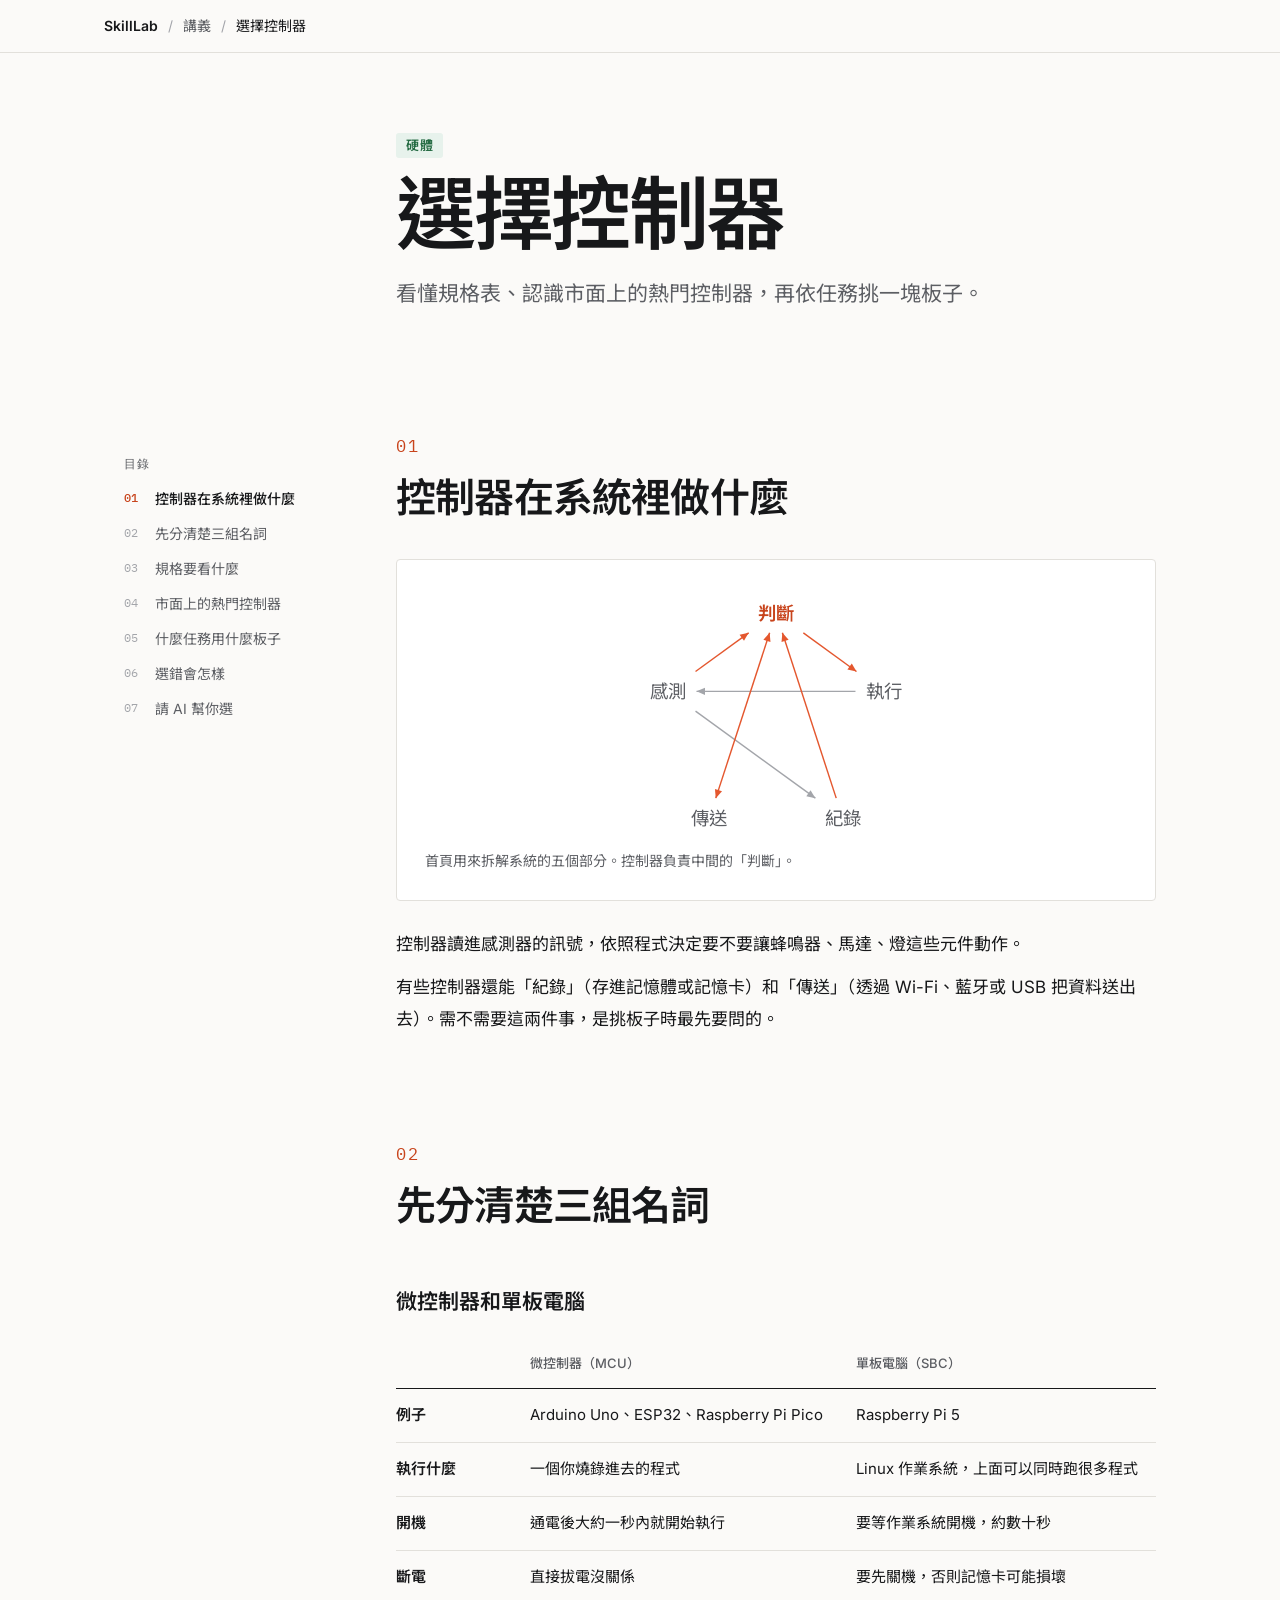
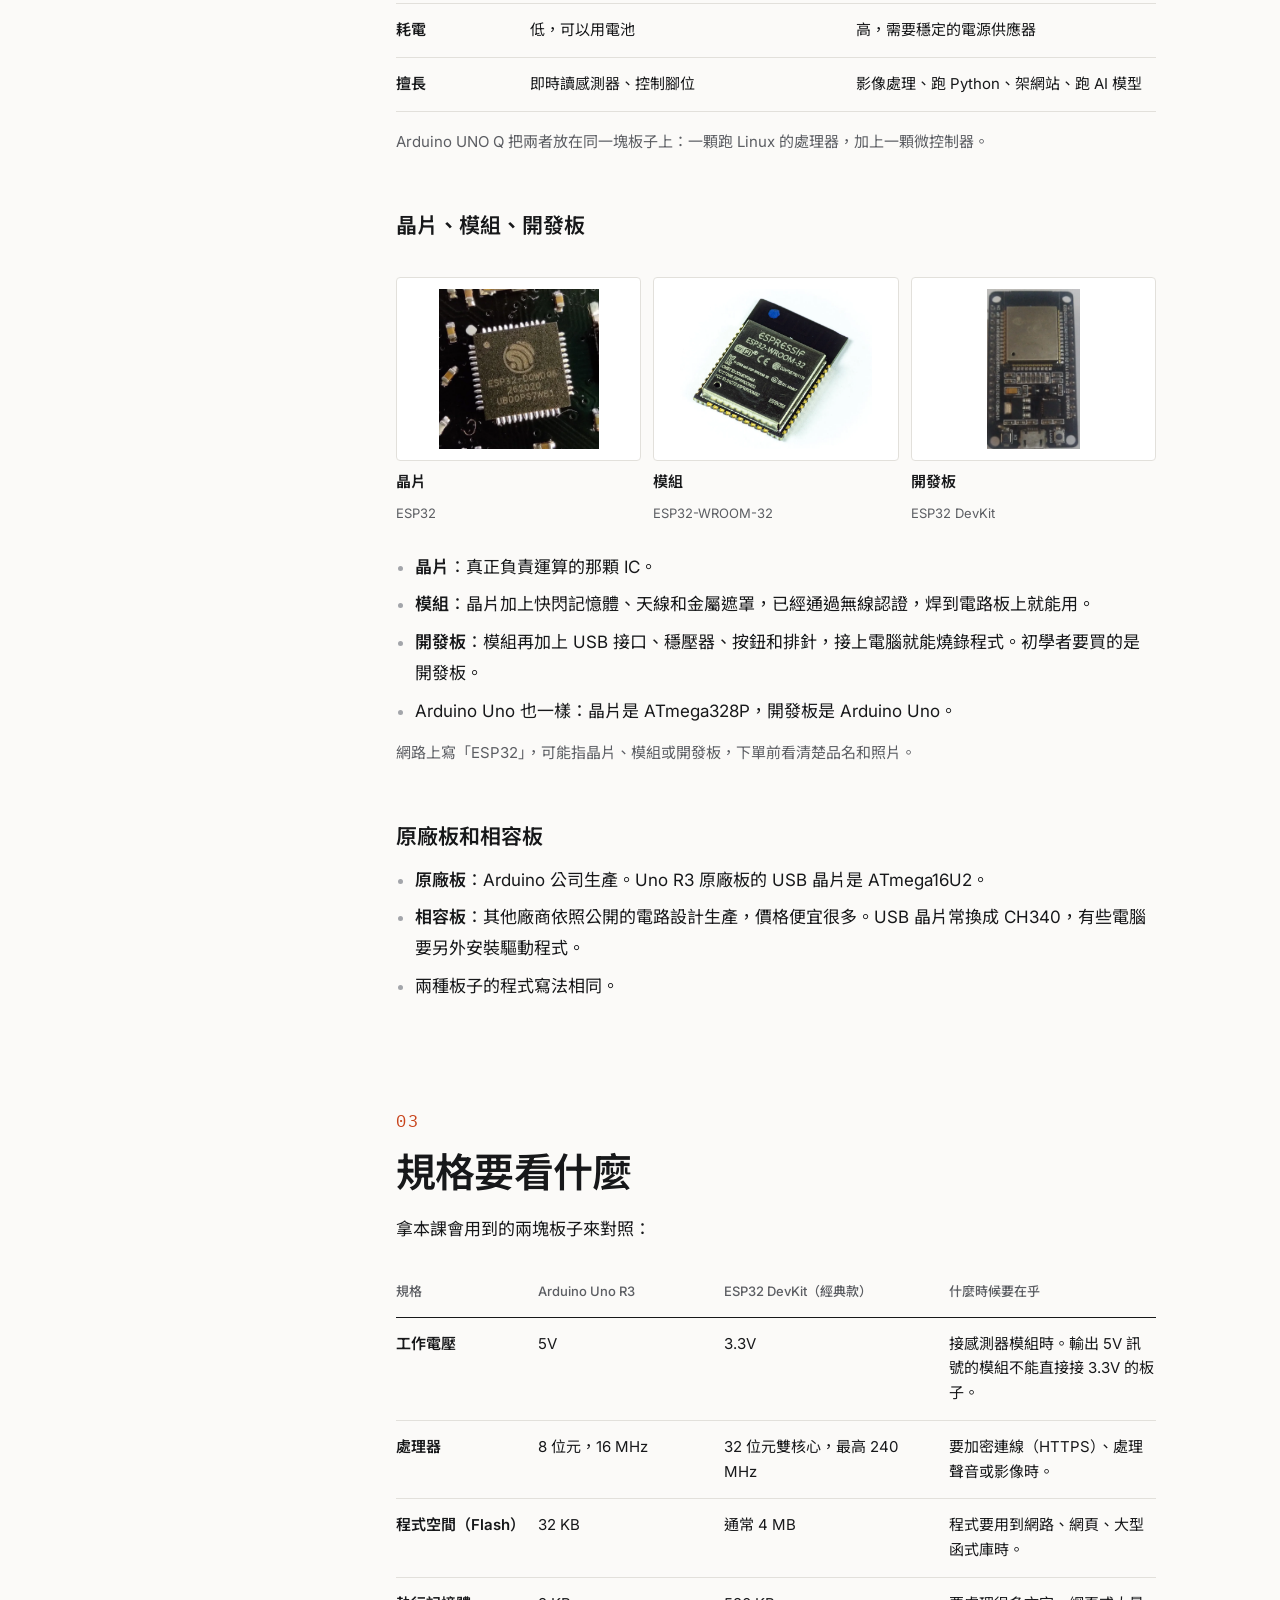
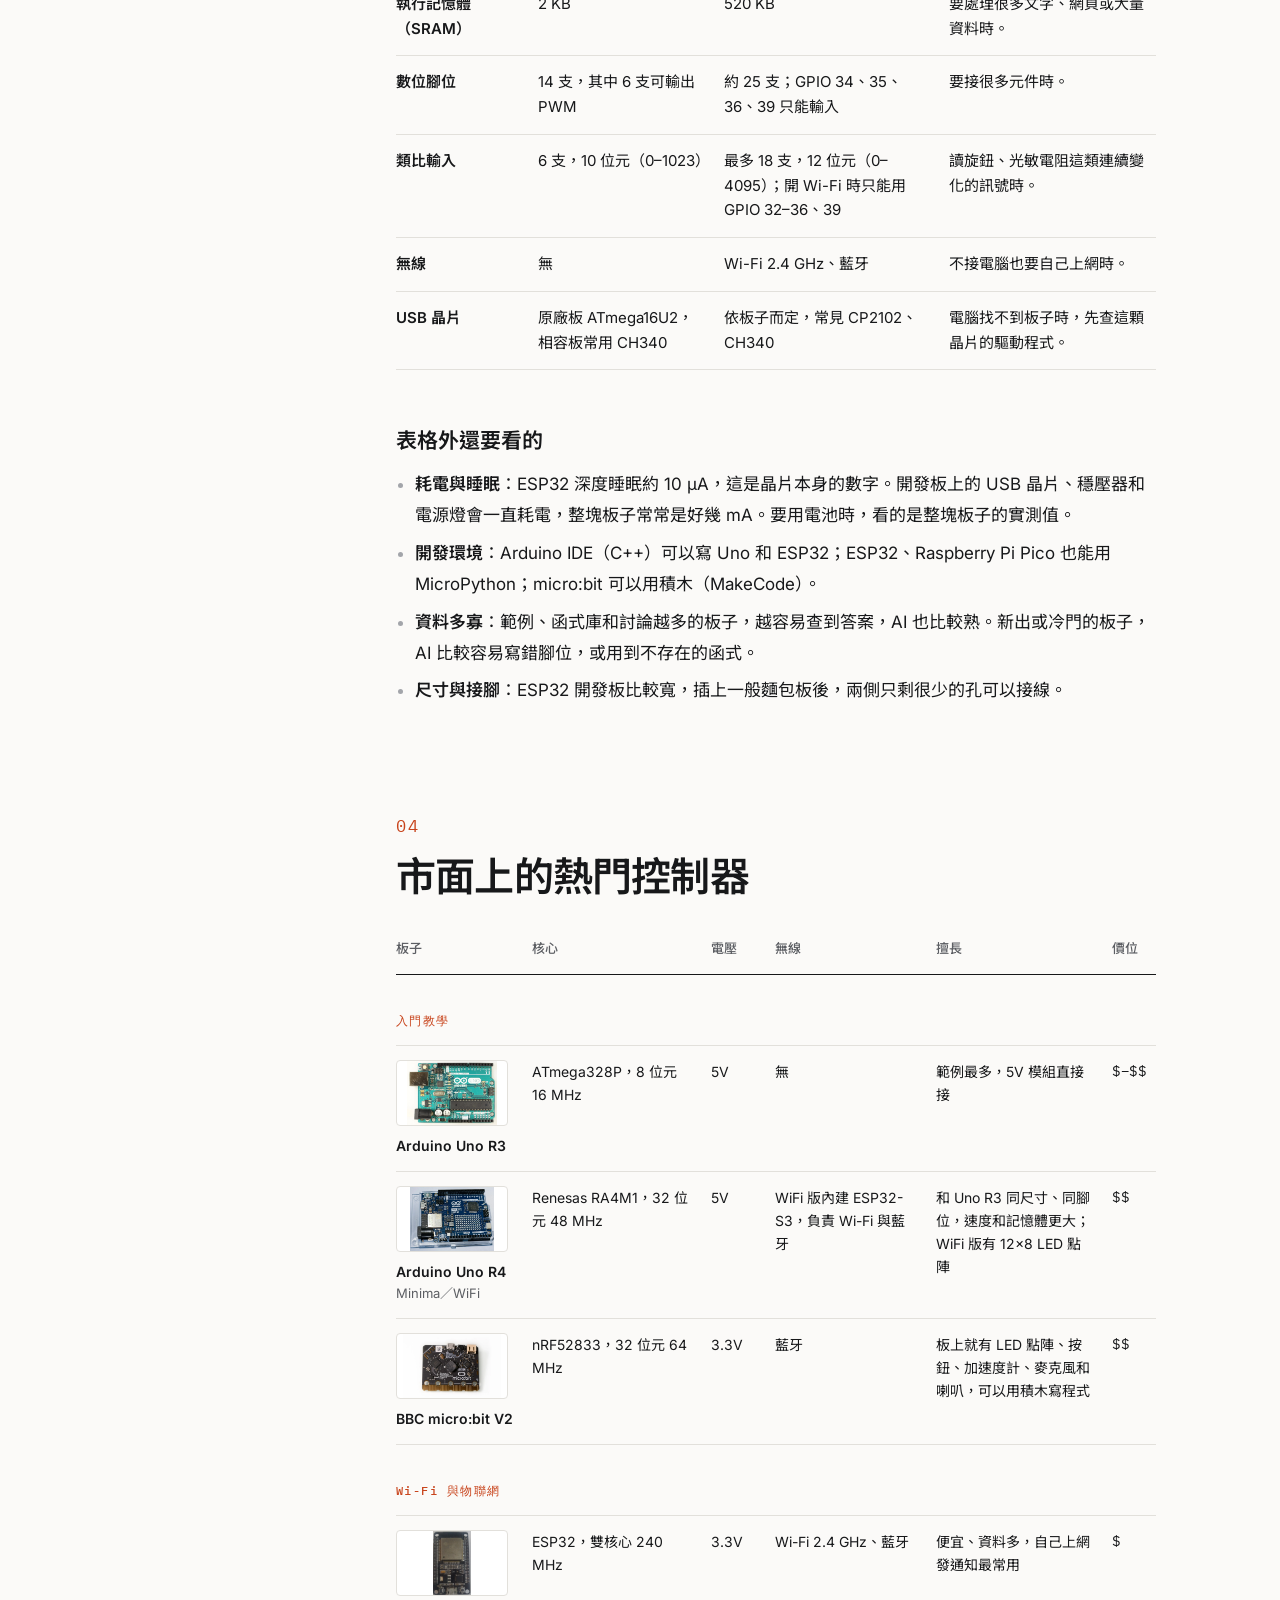
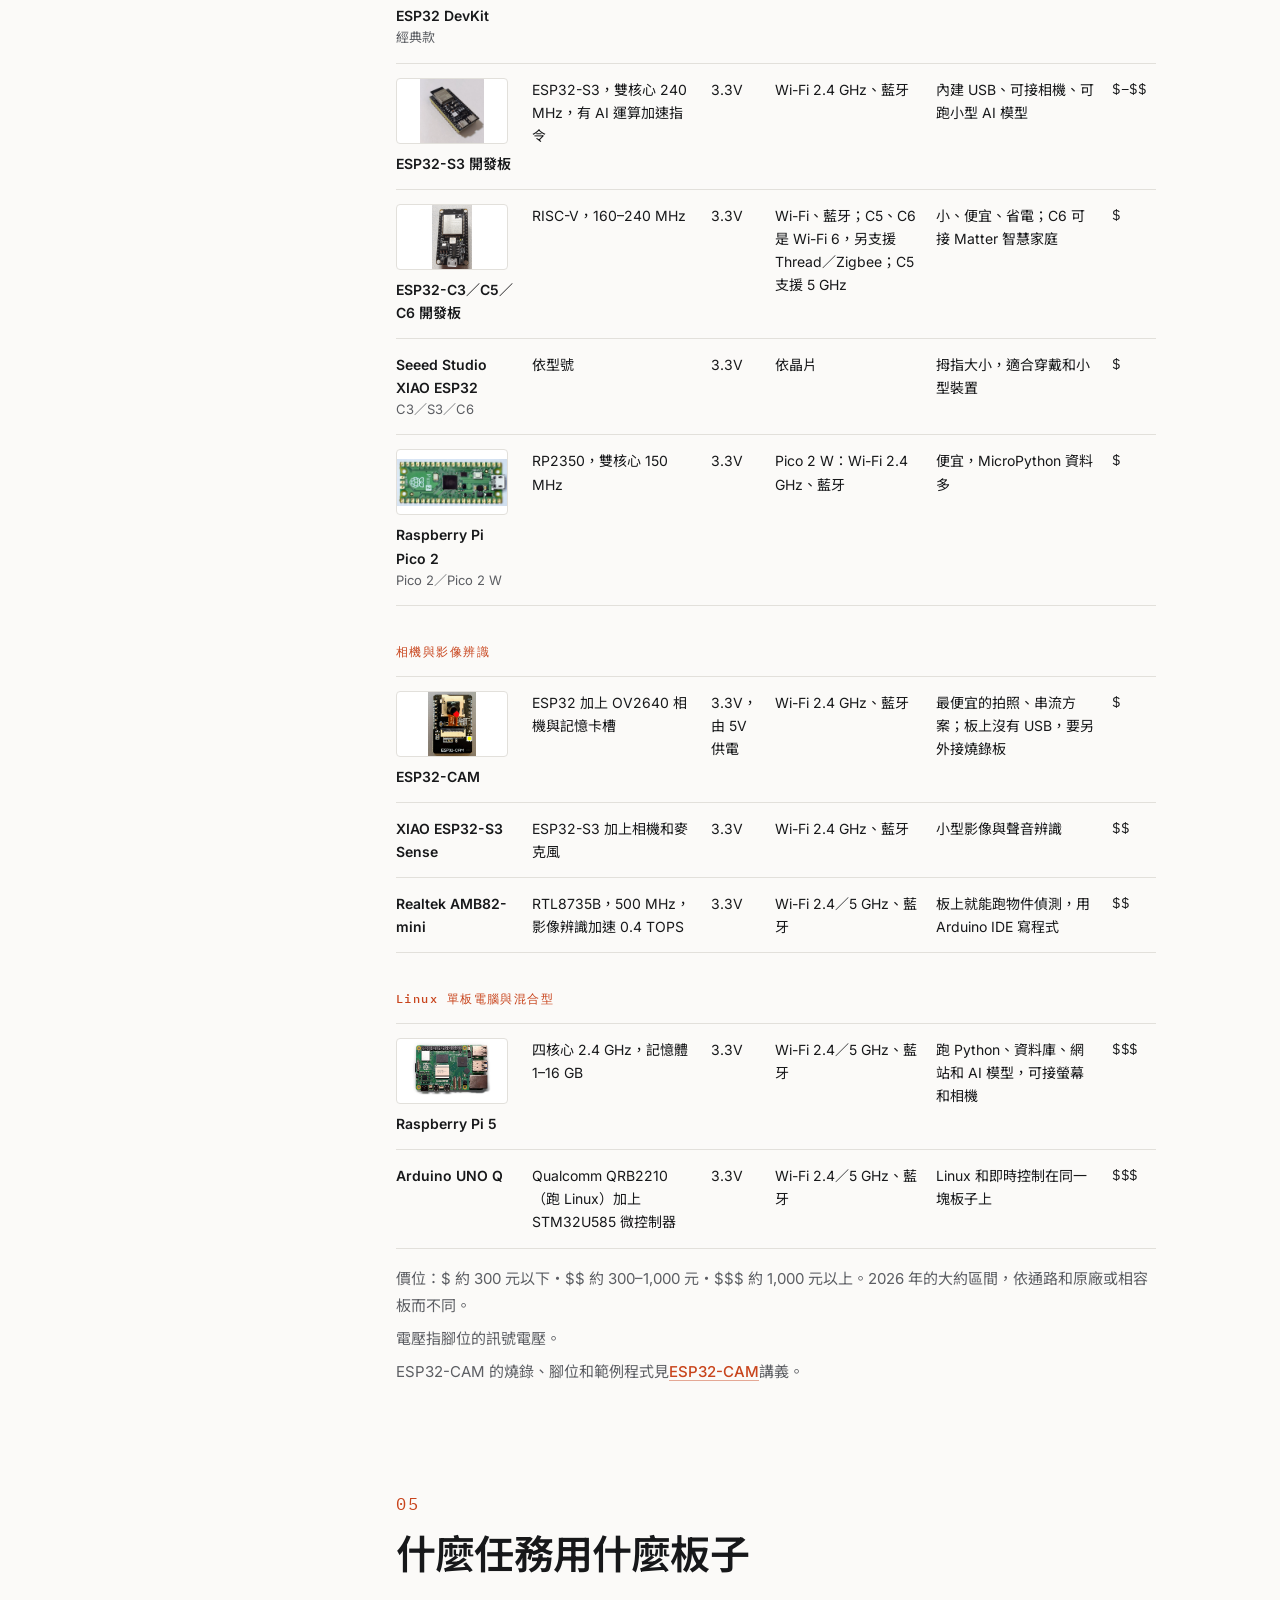
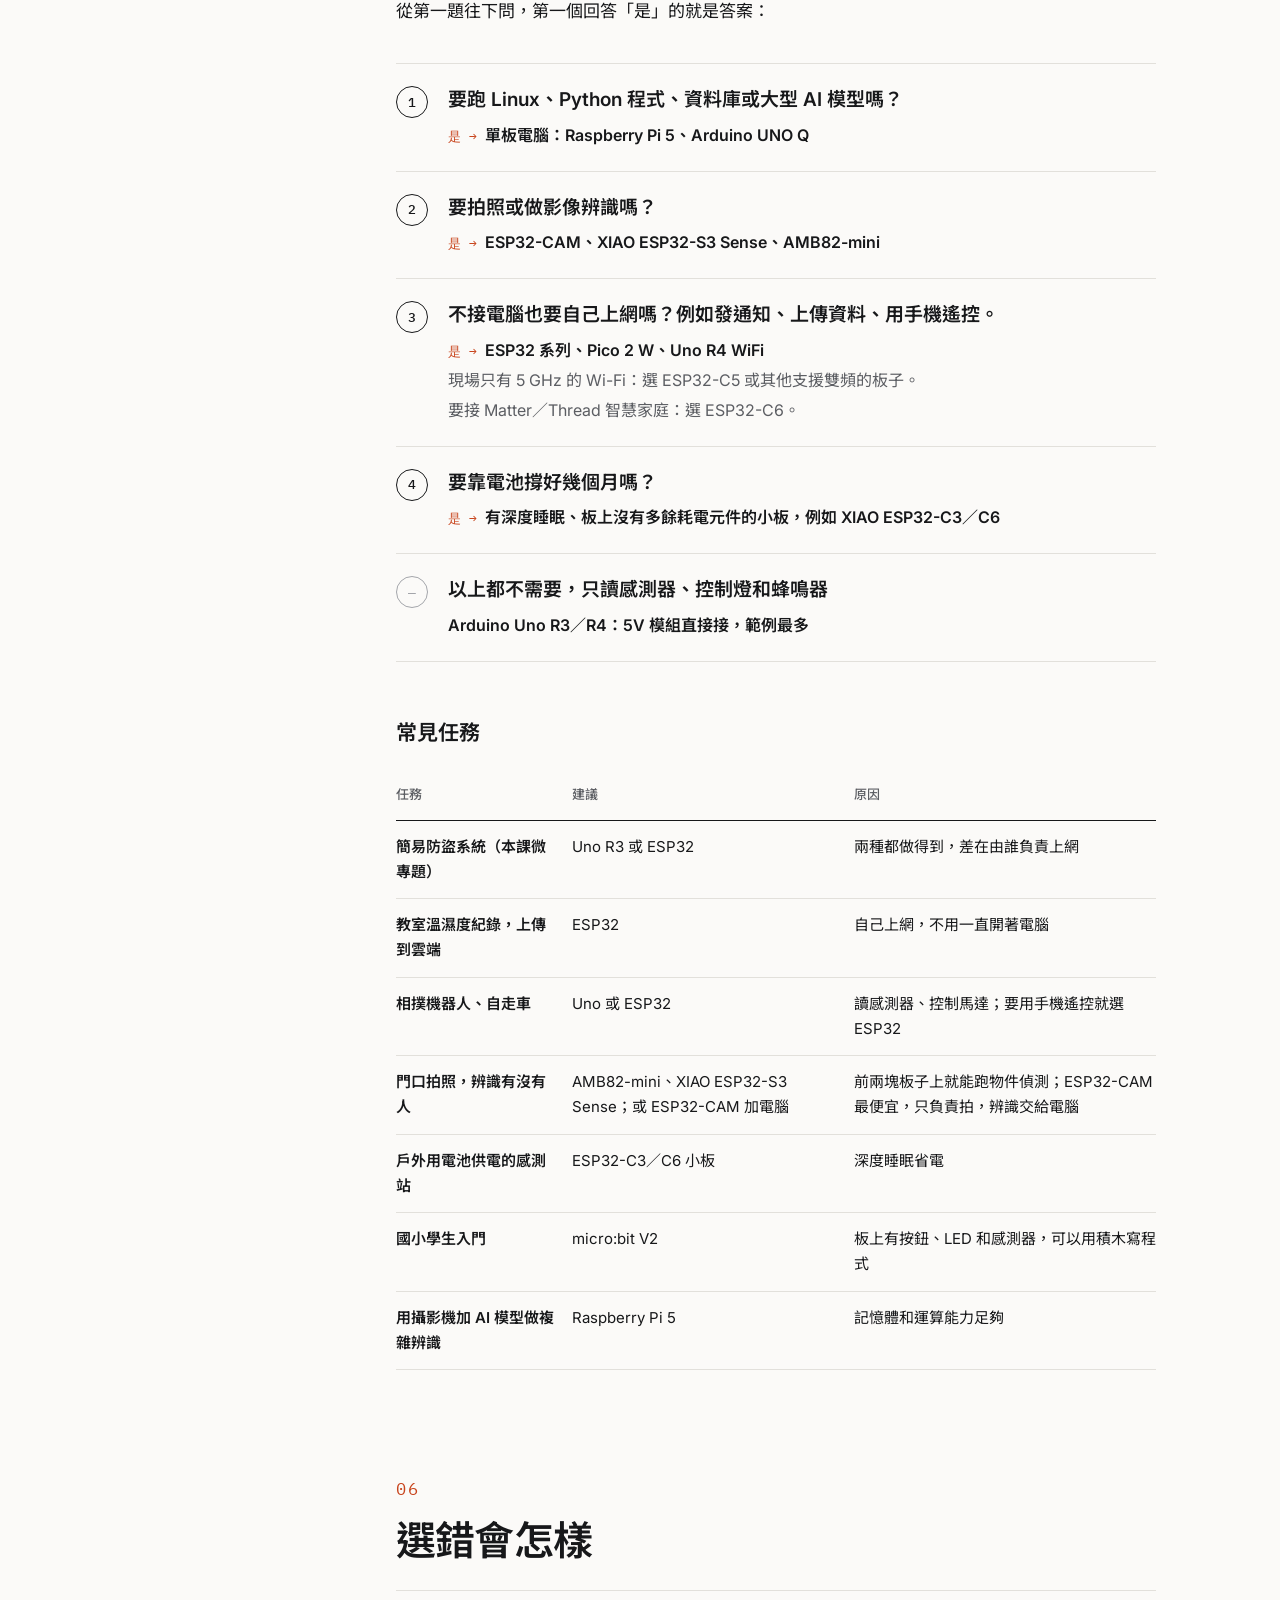
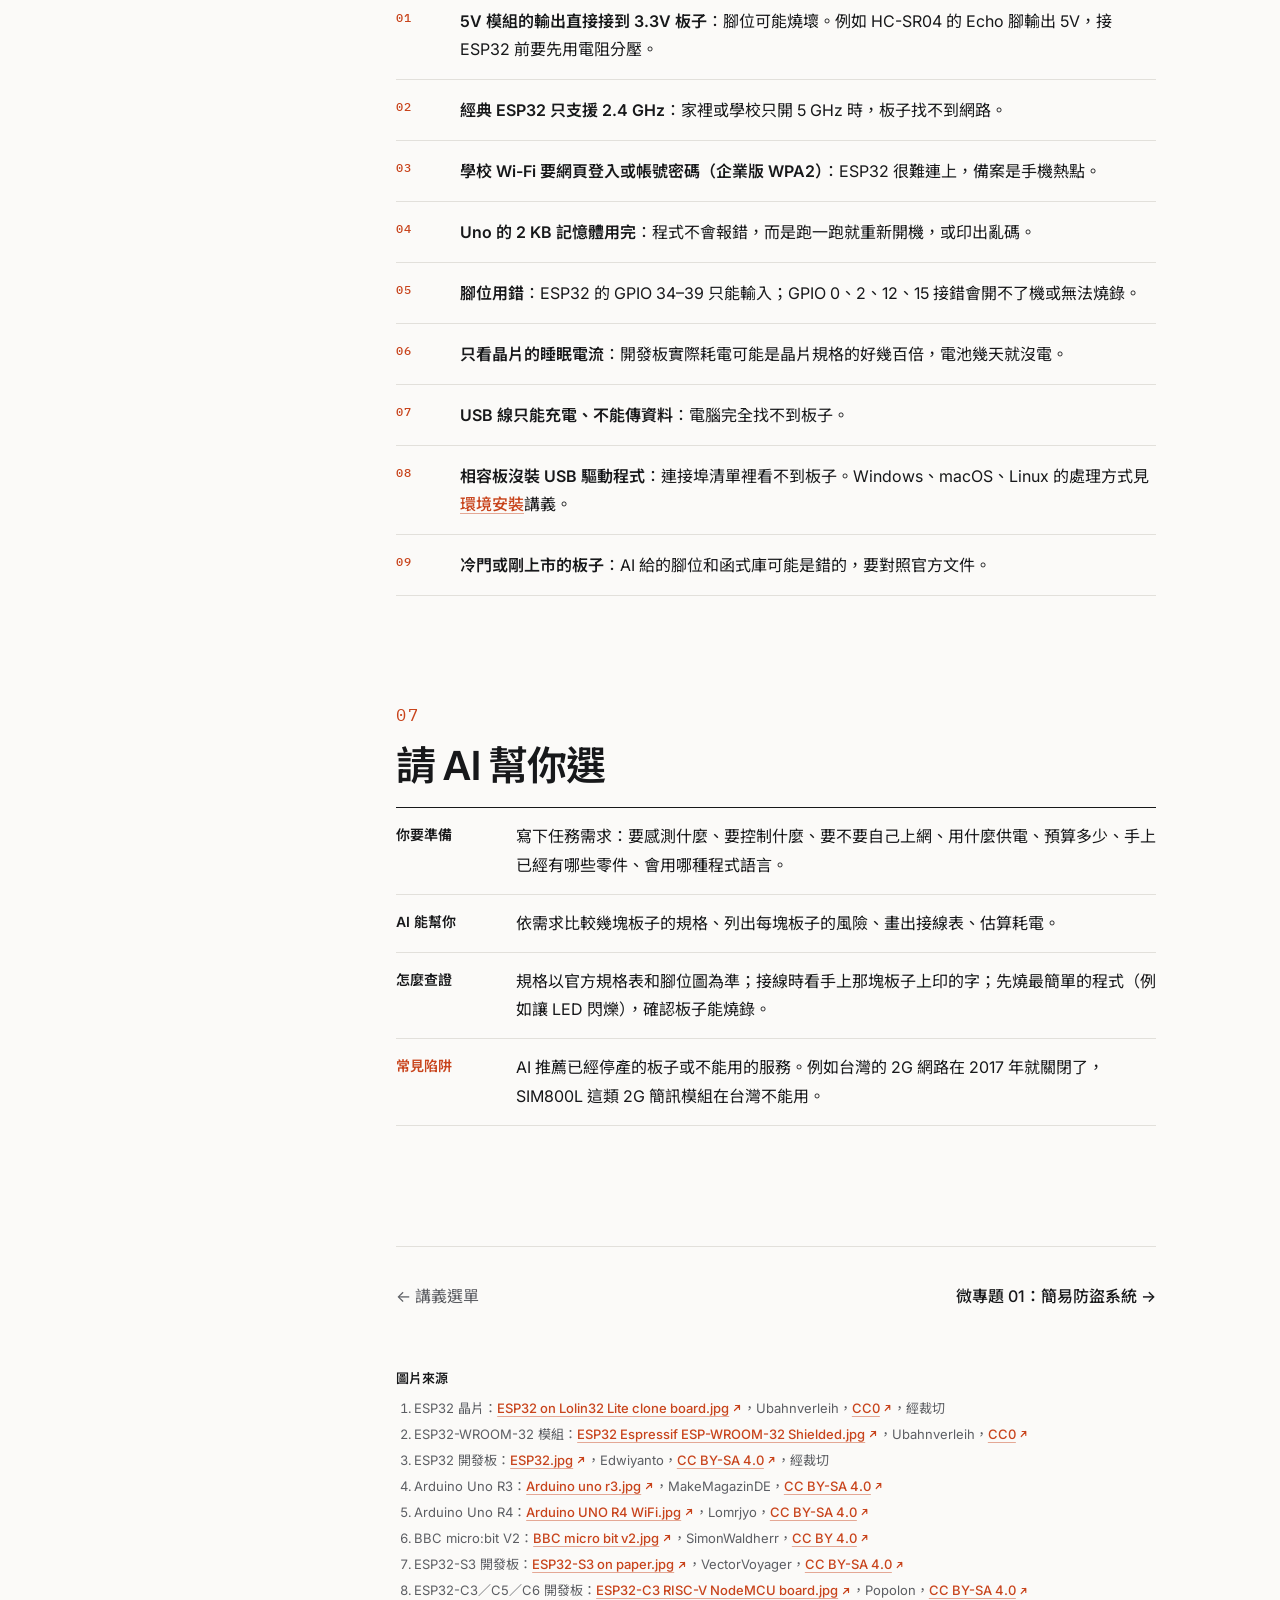
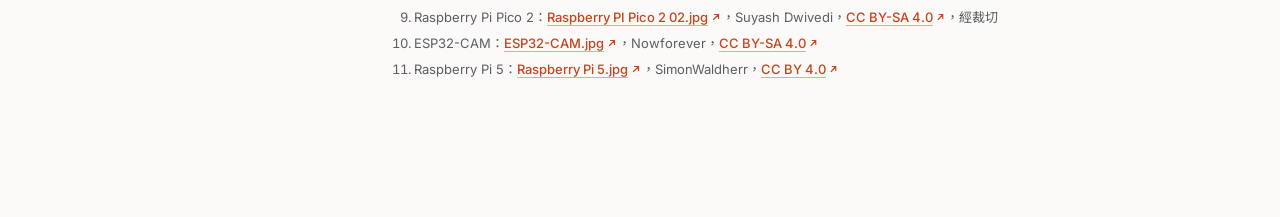
<file: handout/controller.html>
<!doctype html>
<html lang="zh-Hant">
<head>
<meta charset="utf-8">
<meta name="viewport" content="width=device-width, initial-scale=1">
<title>選擇控制器｜SkillLab</title>
<link rel="preconnect" href="https://fonts.googleapis.com">
<link rel="preconnect" href="https://fonts.gstatic.com" crossorigin>
<link href="https://fonts.googleapis.com/css2?family=IBM+Plex+Mono:wght@400;500&family=Inter:wght@400;500;600;700&family=Noto+Sans+TC:wght@400;500;700&display=swap" rel="stylesheet">
<link rel="stylesheet" href="../assets/style.css">
<link rel="stylesheet" href="../assets/handout.css">
</head>
<body class="hd">
<header class="topbar"><div class="topbar-in">
  <a class="brand" href="../index.html">SkillLab</a><span class="sep">/</span>
  <a href="../handout.html">講義</a><span class="sep">/</span>
  <span class="here">選擇控制器</span>
</div></header>

<div class="page has-toc">
  <header class="doc-head">
    <p class="kicker" data-type="hardware"><span class="type-tag">硬體</span></p>
    <h1>選擇控制器</h1>
    <p class="lead">看懂規格表、認識市面上的熱門控制器，再依任務挑一塊板子。</p>
  </header>
  <nav class="toc" aria-label="目錄">
    <p class="toc-h">目錄</p>
    <ol>
      <li><a href="#s1"><span class="n">01</span>控制器在系統裡做什麼</a></li>
      <li><a href="#s2"><span class="n">02</span>先分清楚三組名詞</a></li>
      <li><a href="#s3"><span class="n">03</span>規格要看什麼</a></li>
      <li><a href="#s4"><span class="n">04</span>市面上的熱門控制器</a></li>
      <li><a href="#s5"><span class="n">05</span>什麼任務用什麼板子</a></li>
      <li><a href="#s6"><span class="n">06</span>選錯會怎樣</a></li>
      <li><a href="#s7"><span class="n">07</span>請 AI 幫你選</a></li>
    </ol>
  </nav>
  <main class="doc">
    <section class="sec" id="s1" aria-labelledby="s1-h">
      <p class="sec-no">01</p>
      <h2 id="s1-h">控制器在系統裡做什麼</h2>
      <figure class="figure panel lead-in">
<svg class="glyph-big" viewBox="0 0 240 170" role="img" aria-label="感測、判斷、執行、紀錄、傳送五個部分的關係圖，判斷位於中心" xmlns="http://www.w3.org/2000/svg">
<g class="g-e on"><line x1="63.2" y1="53.3" x2="100.7" y2="26.0"/><polygon points="100.7,26.0 97.4,31.6 94.3,27.4"/></g>
<g class="g-e on"><line x1="139.3" y1="26.0" x2="176.8" y2="53.3"/><polygon points="176.8,53.3 170.4,51.9 173.5,47.6"/></g>
<g class="g-e"><line x1="176.1" y1="67.3" x2="63.9" y2="67.3"/><polygon points="63.9,67.3 69.9,64.7 69.9,69.9"/></g>
<g class="g-e on"><line x1="162.5" y1="142.7" x2="124.5" y2="26.0"/><polygon points="124.5,26.0 128.9,30.9 123.9,32.5"/></g>
<g class="g-e"><line x1="63.2" y1="81.3" x2="147.8" y2="142.7"/><polygon points="147.8,142.7 141.4,141.3 144.4,137.1"/></g>
<g class="g-e on"><line x1="77.5" y1="142.7" x2="115.5" y2="26.0"/><polygon points="115.5,26.0 116.1,32.5 111.1,30.9"/><polygon points="77.5,142.7 76.9,136.2 81.9,137.8"/></g>
<text x="43.9" y="67.3" text-anchor="middle" dominant-baseline="central">感測</text>
<text class="on" x="120.0" y="12.0" text-anchor="middle" dominant-baseline="central">判斷</text>
<text x="196.1" y="67.3" text-anchor="middle" dominant-baseline="central">執行</text>
<text x="167.0" y="156.7" text-anchor="middle" dominant-baseline="central">紀錄</text>
<text x="73.0" y="156.7" text-anchor="middle" dominant-baseline="central">傳送</text>
</svg>
        <figcaption>首頁用來拆解系統的五個部分。控制器負責中間的「判斷」。</figcaption>
      </figure>
      <p>控制器讀進感測器的訊號，依照程式決定要不要讓蜂鳴器、馬達、燈這些元件動作。</p>
      <p>有些控制器還能「紀錄」（存進記憶體或記憶卡）和「傳送」（透過 Wi-Fi、藍牙或 USB 把資料送出去）。需不需要這兩件事，是挑板子時最先要問的。</p>
    </section>
    <section class="sec" id="s2" aria-labelledby="s2-h">
      <p class="sec-no">02</p>
      <h2 id="s2-h">先分清楚三組名詞</h2>
      <h3>微控制器和單板電腦</h3>
      <div class="table-wrap lead-in"><table class="tbl stack"><thead><tr><th></th><th scope="col">微控制器（MCU）</th><th scope="col">單板電腦（SBC）</th></tr></thead><tbody><tr><th scope="row">例子</th><td data-label="微控制器（MCU）">Arduino Uno、ESP32、Raspberry Pi Pico</td><td data-label="單板電腦（SBC）">Raspberry Pi 5</td></tr>
<tr><th scope="row">執行什麼</th><td data-label="微控制器（MCU）">一個你燒錄進去的程式</td><td data-label="單板電腦（SBC）">Linux 作業系統，上面可以同時跑很多程式</td></tr>
<tr><th scope="row">開機</th><td data-label="微控制器（MCU）">通電後大約一秒內就開始執行</td><td data-label="單板電腦（SBC）">要等作業系統開機，約數十秒</td></tr>
<tr><th scope="row">斷電</th><td data-label="微控制器（MCU）">直接拔電沒關係</td><td data-label="單板電腦（SBC）">要先關機，否則記憶卡可能損壞</td></tr>
<tr><th scope="row">耗電</th><td data-label="微控制器（MCU）">低，可以用電池</td><td data-label="單板電腦（SBC）">高，需要穩定的電源供應器</td></tr>
<tr><th scope="row">擅長</th><td data-label="微控制器（MCU）">即時讀感測器、控制腳位</td><td data-label="單板電腦（SBC）">影像處理、跑 Python、架網站、跑 AI 模型</td></tr>
</tbody></table></div>
      <p class="note">Arduino UNO Q 把兩者放在同一塊板子上：一顆跑 Linux 的處理器，加上一顆微控制器。</p>

      <h3>晶片、模組、開發板</h3>
      <div class="trio">
        <figure><div class="ph"><img src="../assets/handout/img/esp32-chip.webp" alt="ESP32 晶片" width="400" height="300" loading="lazy"></div><figcaption><p class="t">晶片</p><p class="s">ESP32</p></figcaption></figure>
        <figure><div class="ph"><img src="../assets/handout/img/esp32-wroom.webp" alt="ESP32-WROOM-32 模組" width="400" height="300" loading="lazy"></div><figcaption><p class="t">模組</p><p class="s">ESP32-WROOM-32</p></figcaption></figure>
        <figure><div class="ph"><img src="../assets/handout/img/esp32-30pin.webp" alt="ESP32 開發板" width="400" height="300" loading="lazy"></div><figcaption><p class="t">開發板</p><p class="s">ESP32 DevKit</p></figcaption></figure>
      </div>
      <ul class="prose">
        <li><b>晶片</b>：真正負責運算的那顆 IC。</li>
        <li><b>模組</b>：晶片加上快閃記憶體、天線和金屬遮罩，已經通過無線認證，焊到電路板上就能用。</li>
        <li><b>開發板</b>：模組再加上 USB 接口、穩壓器、按鈕和排針，接上電腦就能燒錄程式。初學者要買的是開發板。</li>
        <li>Arduino Uno 也一樣：晶片是 ATmega328P，開發板是 Arduino Uno。</li>
      </ul>
      <p class="note">網路上寫「ESP32」，可能指晶片、模組或開發板，下單前看清楚品名和照片。</p>

      <h3>原廠板和相容板</h3>
      <ul class="prose">
        <li><b>原廠板</b>：Arduino 公司生產。Uno R3 原廠板的 USB 晶片是 ATmega16U2。</li>
        <li><b>相容板</b>：其他廠商依照公開的電路設計生產，價格便宜很多。USB 晶片常換成 CH340，有些電腦要另外安裝驅動程式。</li>
        <li>兩種板子的程式寫法相同。</li>
      </ul>
    </section>
    <section class="sec" id="s3" aria-labelledby="s3-h">
      <p class="sec-no">03</p>
      <h2 id="s3-h">規格要看什麼</h2>
      <p>拿本課會用到的兩塊板子來對照：</p>
      <div class="table-wrap lead-in"><table class="tbl stack"><thead><tr><th scope="col">規格</th><th scope="col">Arduino Uno R3</th><th scope="col">ESP32 DevKit（經典款）</th><th scope="col">什麼時候要在乎</th></tr></thead><tbody><tr><th scope="row">工作電壓</th><td data-label="Arduino Uno R3">5V</td><td data-label="ESP32 DevKit（經典款）">3.3V</td><td data-label="什麼時候要在乎">接感測器模組時。輸出 5V 訊號的模組不能直接接 3.3V 的板子。</td></tr>
<tr><th scope="row">處理器</th><td data-label="Arduino Uno R3">8 位元，16 MHz</td><td data-label="ESP32 DevKit（經典款）">32 位元雙核心，最高 240 MHz</td><td data-label="什麼時候要在乎">要加密連線（HTTPS）、處理聲音或影像時。</td></tr>
<tr><th scope="row">程式空間（Flash）</th><td data-label="Arduino Uno R3">32 KB</td><td data-label="ESP32 DevKit（經典款）">通常 4 MB</td><td data-label="什麼時候要在乎">程式要用到網路、網頁、大型函式庫時。</td></tr>
<tr><th scope="row">執行記憶體（SRAM）</th><td data-label="Arduino Uno R3">2 KB</td><td data-label="ESP32 DevKit（經典款）">520 KB</td><td data-label="什麼時候要在乎">要處理很多文字、網頁或大量資料時。</td></tr>
<tr><th scope="row">數位腳位</th><td data-label="Arduino Uno R3">14 支，其中 6 支可輸出 PWM</td><td data-label="ESP32 DevKit（經典款）">約 25 支；GPIO 34、35、36、39 只能輸入</td><td data-label="什麼時候要在乎">要接很多元件時。</td></tr>
<tr><th scope="row">類比輸入</th><td data-label="Arduino Uno R3">6 支，10 位元（0–1023）</td><td data-label="ESP32 DevKit（經典款）">最多 18 支，12 位元（0–4095）；開 Wi-Fi 時只能用 GPIO 32–36、39</td><td data-label="什麼時候要在乎">讀旋鈕、光敏電阻這類連續變化的訊號時。</td></tr>
<tr><th scope="row">無線</th><td data-label="Arduino Uno R3">無</td><td data-label="ESP32 DevKit（經典款）">Wi-Fi 2.4 GHz、藍牙</td><td data-label="什麼時候要在乎">不接電腦也要自己上網時。</td></tr>
<tr><th scope="row">USB 晶片</th><td data-label="Arduino Uno R3">原廠板 ATmega16U2，相容板常用 CH340</td><td data-label="ESP32 DevKit（經典款）">依板子而定，常見 CP2102、CH340</td><td data-label="什麼時候要在乎">電腦找不到板子時，先查這顆晶片的驅動程式。</td></tr>
</tbody></table></div>

      <h3>表格外還要看的</h3>
      <ul class="prose">
        <li><b>耗電與睡眠</b>：ESP32 深度睡眠約 10 µA，這是晶片本身的數字。開發板上的 USB 晶片、穩壓器和電源燈會一直耗電，整塊板子常常是好幾 mA。要用電池時，看的是整塊板子的實測值。</li>
        <li><b>開發環境</b>：Arduino IDE（C++）可以寫 Uno 和 ESP32；ESP32、Raspberry Pi Pico 也能用 MicroPython；micro:bit 可以用積木（MakeCode）。</li>
        <li><b>資料多寡</b>：範例、函式庫和討論越多的板子，越容易查到答案，AI 也比較熟。新出或冷門的板子，AI 比較容易寫錯腳位，或用到不存在的函式。</li>
        <li><b>尺寸與接腳</b>：ESP32 開發板比較寬，插上一般麵包板後，兩側只剩很少的孔可以接線。</li>
      </ul>
    </section>
    <section class="sec" id="s4" aria-labelledby="s4-h">
      <p class="sec-no">04</p>
      <h2 id="s4-h">市面上的熱門控制器</h2>
      <div class="table-wrap lead-in"><table class="tbl stack boards"><thead><tr><th scope="col">板子</th><th scope="col">核心</th><th scope="col">電壓</th><th scope="col">無線</th><th scope="col">擅長</th><th scope="col">價位</th></tr></thead><tbody>
<tr class="grp"><th colspan="6" scope="colgroup">入門教學</th></tr>
<tr><th scope="row"><img class="thumb" src="../assets/handout/img/uno-r3.webp" alt="" width="88" height="66" loading="lazy">Arduino Uno R3</th><td data-label="核心">ATmega328P，8 位元 16 MHz</td><td data-label="電壓">5V</td><td data-label="無線">無</td><td data-label="擅長">範例最多，5V 模組直接接</td><td class="price" data-label="價位">$–$$</td></tr>
<tr><th scope="row"><img class="thumb" src="../assets/handout/img/uno-r4.webp" alt="" width="88" height="66" loading="lazy">Arduino Uno R4<span class="sub">Minima／WiFi</span></th><td data-label="核心">Renesas RA4M1，32 位元 48 MHz</td><td data-label="電壓">5V</td><td data-label="無線">WiFi 版內建 ESP32-S3，負責 Wi-Fi 與藍牙</td><td data-label="擅長">和 Uno R3 同尺寸、同腳位，速度和記憶體更大；WiFi 版有 12×8 LED 點陣</td><td class="price" data-label="價位">$$</td></tr>
<tr><th scope="row"><img class="thumb" src="../assets/handout/img/microbit-v2.webp" alt="" width="88" height="66" loading="lazy">BBC micro:bit V2</th><td data-label="核心">nRF52833，32 位元 64 MHz</td><td data-label="電壓">3.3V</td><td data-label="無線">藍牙</td><td data-label="擅長">板上就有 LED 點陣、按鈕、加速度計、麥克風和喇叭，可以用積木寫程式</td><td class="price" data-label="價位">$$</td></tr>
<tr class="grp"><th colspan="6" scope="colgroup">Wi-Fi 與物聯網</th></tr>
<tr><th scope="row"><img class="thumb" src="../assets/handout/img/esp32-30pin.webp" alt="" width="88" height="66" loading="lazy">ESP32 DevKit<span class="sub">經典款</span></th><td data-label="核心">ESP32，雙核心 240 MHz</td><td data-label="電壓">3.3V</td><td data-label="無線">Wi-Fi 2.4 GHz、藍牙</td><td data-label="擅長">便宜、資料多，自己上網發通知最常用</td><td class="price" data-label="價位">$</td></tr>
<tr><th scope="row"><img class="thumb" src="../assets/handout/img/esp32-s3.webp" alt="" width="88" height="66" loading="lazy">ESP32-S3 開發板</th><td data-label="核心">ESP32-S3，雙核心 240 MHz，有 AI 運算加速指令</td><td data-label="電壓">3.3V</td><td data-label="無線">Wi-Fi 2.4 GHz、藍牙</td><td data-label="擅長">內建 USB、可接相機、可跑小型 AI 模型</td><td class="price" data-label="價位">$–$$</td></tr>
<tr><th scope="row"><img class="thumb" src="../assets/handout/img/esp32-c3-c6.webp" alt="" width="88" height="66" loading="lazy">ESP32-C3／C5／C6 開發板</th><td data-label="核心">RISC-V，160–240 MHz</td><td data-label="電壓">3.3V</td><td data-label="無線">Wi-Fi、藍牙；C5、C6 是 Wi-Fi 6，另支援 Thread／Zigbee；C5 支援 5 GHz</td><td data-label="擅長">小、便宜、省電；C6 可接 Matter 智慧家庭</td><td class="price" data-label="價位">$</td></tr>
<tr><th scope="row">Seeed Studio XIAO ESP32<span class="sub">C3／S3／C6</span></th><td data-label="核心">依型號</td><td data-label="電壓">3.3V</td><td data-label="無線">依晶片</td><td data-label="擅長">拇指大小，適合穿戴和小型裝置</td><td class="price" data-label="價位">$</td></tr>
<tr><th scope="row"><img class="thumb" src="../assets/handout/img/pico.webp" alt="" width="88" height="66" loading="lazy">Raspberry Pi Pico 2<span class="sub">Pico 2／Pico 2 W</span></th><td data-label="核心">RP2350，雙核心 150 MHz</td><td data-label="電壓">3.3V</td><td data-label="無線">Pico 2 W：Wi-Fi 2.4 GHz、藍牙</td><td data-label="擅長">便宜，MicroPython 資料多</td><td class="price" data-label="價位">$</td></tr>
<tr class="grp"><th colspan="6" scope="colgroup">相機與影像辨識</th></tr>
<tr><th scope="row"><img class="thumb" src="../assets/handout/img/esp32-cam.webp" alt="" width="88" height="66" loading="lazy">ESP32-CAM</th><td data-label="核心">ESP32 加上 OV2640 相機與記憶卡槽</td><td data-label="電壓">3.3V，由 5V 供電</td><td data-label="無線">Wi-Fi 2.4 GHz、藍牙</td><td data-label="擅長">最便宜的拍照、串流方案；板上沒有 USB，要另外接燒錄板</td><td class="price" data-label="價位">$</td></tr>
<tr><th scope="row">XIAO ESP32-S3 Sense</th><td data-label="核心">ESP32-S3 加上相機和麥克風</td><td data-label="電壓">3.3V</td><td data-label="無線">Wi-Fi 2.4 GHz、藍牙</td><td data-label="擅長">小型影像與聲音辨識</td><td class="price" data-label="價位">$$</td></tr>
<tr><th scope="row">Realtek AMB82-mini</th><td data-label="核心">RTL8735B，500 MHz，影像辨識加速 0.4 TOPS</td><td data-label="電壓">3.3V</td><td data-label="無線">Wi-Fi 2.4／5 GHz、藍牙</td><td data-label="擅長">板上就能跑物件偵測，用 Arduino IDE 寫程式</td><td class="price" data-label="價位">$$</td></tr>
<tr class="grp"><th colspan="6" scope="colgroup">Linux 單板電腦與混合型</th></tr>
<tr><th scope="row"><img class="thumb" src="../assets/handout/img/rpi5.webp" alt="" width="88" height="66" loading="lazy">Raspberry Pi 5</th><td data-label="核心">四核心 2.4 GHz，記憶體 1–16 GB</td><td data-label="電壓">3.3V</td><td data-label="無線">Wi-Fi 2.4／5 GHz、藍牙</td><td data-label="擅長">跑 Python、資料庫、網站和 AI 模型，可接螢幕和相機</td><td class="price" data-label="價位">$$$</td></tr>
<tr><th scope="row">Arduino UNO Q</th><td data-label="核心">Qualcomm QRB2210（跑 Linux）加上 STM32U585 微控制器</td><td data-label="電壓">3.3V</td><td data-label="無線">Wi-Fi 2.4／5 GHz、藍牙</td><td data-label="擅長">Linux 和即時控制在同一塊板子上</td><td class="price" data-label="價位">$$$</td></tr>
</tbody></table></div>
      <p class="note">價位：$ 約 300 元以下・$$ 約 300–1,000 元・$$$ 約 1,000 元以上。2026 年的大約區間，依通路和原廠或相容板而不同。</p>
      <p class="note">電壓指腳位的訊號電壓。</p>
      <p class="note">ESP32-CAM 的燒錄、腳位和範例程式見<a href="esp32-cam.html">ESP32-CAM</a>講義。</p>
    </section>
    <section class="sec" id="s5" aria-labelledby="s5-h">
      <p class="sec-no">05</p>
      <h2 id="s5-h">什麼任務用什麼板子</h2>
      <p>從第一題往下問，第一個回答「是」的就是答案：</p>
      <ol class="flow lead-in">
        <li><p class="q">要跑 Linux、Python 程式、資料庫或大型 AI 模型嗎？</p><p class="a"><span class="yes">是 →</span><b>單板電腦：Raspberry Pi 5、Arduino UNO Q</b></p></li>
        <li><p class="q">要拍照或做影像辨識嗎？</p><p class="a"><span class="yes">是 →</span><b>ESP32-CAM、XIAO ESP32-S3 Sense、AMB82-mini</b></p></li>
        <li><p class="q">不接電腦也要自己上網嗎？例如發通知、上傳資料、用手機遙控。</p><p class="a"><span class="yes">是 →</span><b>ESP32 系列、Pico 2 W、Uno R4 WiFi</b></p><p class="a">現場只有 5 GHz 的 Wi-Fi：選 ESP32-C5 或其他支援雙頻的板子。</p><p class="a">要接 Matter／Thread 智慧家庭：選 ESP32-C6。</p></li>
        <li><p class="q">要靠電池撐好幾個月嗎？</p><p class="a"><span class="yes">是 →</span><b>有深度睡眠、板上沒有多餘耗電元件的小板，例如 XIAO ESP32-C3／C6</b></p></li>
        <li class="last"><p class="q">以上都不需要，只讀感測器、控制燈和蜂鳴器</p><p class="a"><b>Arduino Uno R3／R4：5V 模組直接接，範例最多</b></p></li>
      </ol>

      <h3>常見任務</h3>
      <div class="table-wrap"><table class="tbl stack"><thead><tr><th scope="col">任務</th><th scope="col">建議</th><th scope="col">原因</th></tr></thead><tbody><tr><th scope="row">簡易防盜系統（本課微專題）</th><td data-label="建議">Uno R3 或 ESP32</td><td data-label="原因">兩種都做得到，差在由誰負責上網</td></tr>
<tr><th scope="row">教室溫濕度紀錄，上傳到雲端</th><td data-label="建議">ESP32</td><td data-label="原因">自己上網，不用一直開著電腦</td></tr>
<tr><th scope="row">相撲機器人、自走車</th><td data-label="建議">Uno 或 ESP32</td><td data-label="原因">讀感測器、控制馬達；要用手機遙控就選 ESP32</td></tr>
<tr><th scope="row">門口拍照，辨識有沒有人</th><td data-label="建議">AMB82-mini、XIAO ESP32-S3 Sense；或 ESP32-CAM 加電腦</td><td data-label="原因">前兩塊板子上就能跑物件偵測；ESP32-CAM 最便宜，只負責拍，辨識交給電腦</td></tr>
<tr><th scope="row">戶外用電池供電的感測站</th><td data-label="建議">ESP32-C3／C6 小板</td><td data-label="原因">深度睡眠省電</td></tr>
<tr><th scope="row">國小學生入門</th><td data-label="建議">micro:bit V2</td><td data-label="原因">板上有按鈕、LED 和感測器，可以用積木寫程式</td></tr>
<tr><th scope="row">用攝影機加 AI 模型做複雜辨識</th><td data-label="建議">Raspberry Pi 5</td><td data-label="原因">記憶體和運算能力足夠</td></tr>
</tbody></table></div>
    </section>
    <section class="sec" id="s6" aria-labelledby="s6-h">
      <p class="sec-no">06</p>
      <h2 id="s6-h">選錯會怎樣</h2>
      <ul class="fails lead-in">
        <li><div><b>5V 模組的輸出直接接到 3.3V 板子</b>：腳位可能燒壞。例如 HC-SR04 的 Echo 腳輸出 5V，接 ESP32 前要先用電阻分壓。</div></li>
        <li><div><b>經典 ESP32 只支援 2.4 GHz</b>：家裡或學校只開 5 GHz 時，板子找不到網路。</div></li>
        <li><div><b>學校 Wi-Fi 要網頁登入或帳號密碼（企業版 WPA2）</b>：ESP32 很難連上，備案是手機熱點。</div></li>
        <li><div><b>Uno 的 2 KB 記憶體用完</b>：程式不會報錯，而是跑一跑就重新開機，或印出亂碼。</div></li>
        <li><div><b>腳位用錯</b>：ESP32 的 GPIO 34–39 只能輸入；GPIO 0、2、12、15 接錯會開不了機或無法燒錄。</div></li>
        <li><div><b>只看晶片的睡眠電流</b>：開發板實際耗電可能是晶片規格的好幾百倍，電池幾天就沒電。</div></li>
        <li><div><b>USB 線只能充電、不能傳資料</b>：電腦完全找不到板子。</div></li>
        <li><div><b>相容板沒裝 USB 驅動程式</b>：連接埠清單裡看不到板子。Windows、macOS、Linux 的處理方式見<a href="setup.html#s2">環境安裝</a>講義。</div></li>
        <li><div><b>冷門或剛上市的板子</b>：AI 給的腳位和函式庫可能是錯的，要對照官方文件。</div></li>
      </ul>
    </section>
    <section class="sec" id="s7" aria-labelledby="s7-h">
      <p class="sec-no">07</p>
      <h2 id="s7-h">請 AI 幫你選</h2>
      <dl class="qa lead-in">
        <dt>你要準備</dt><dd>寫下任務需求：要感測什麼、要控制什麼、要不要自己上網、用什麼供電、預算多少、手上已經有哪些零件、會用哪種程式語言。</dd>
        <dt>AI 能幫你</dt><dd>依需求比較幾塊板子的規格、列出每塊板子的風險、畫出接線表、估算耗電。</dd>
        <dt>怎麼查證</dt><dd>規格以官方規格表和腳位圖為準；接線時看手上那塊板子上印的字；先燒最簡單的程式（例如讓 LED 閃爍），確認板子能燒錄。</dd>
        <dt class="is-trap">常見陷阱</dt><dd>AI 推薦已經停產的板子或不能用的服務。例如台灣的 2G 網路在 2017 年就關閉了，SIM800L 這類 2G 簡訊模組在台灣不能用。</dd>
      </dl>
    </section>
    <nav class="doc-end" aria-label="下一步"><a class="back" href="../handout.html">← 講義選單</a><a href="alarm-uno.html">微專題 01：簡易防盜系統 →</a></nav>
    <footer class="credits">
      <h2>圖片來源</h2>
      <ol>
      <li>ESP32 晶片：<a href="https://commons.wikimedia.org/wiki/File:ESP32_on_Lolin32_Lite_clone_board.jpg" target="_blank" rel="noopener">ESP32 on Lolin32 Lite clone board.jpg</a>，Ubahnverleih，<a href="http://creativecommons.org/publicdomain/zero/1.0/deed.en" target="_blank" rel="noopener">CC0</a>，經裁切</li>
      <li>ESP32-WROOM-32 模組：<a href="https://commons.wikimedia.org/wiki/File:ESP32_Espressif_ESP-WROOM-32_Shielded.jpg" target="_blank" rel="noopener">ESP32 Espressif ESP-WROOM-32 Shielded.jpg</a>，Ubahnverleih，<a href="http://creativecommons.org/publicdomain/zero/1.0/deed.en" target="_blank" rel="noopener">CC0</a></li>
      <li>ESP32 開發板：<a href="https://commons.wikimedia.org/wiki/File:ESP32.jpg" target="_blank" rel="noopener">ESP32.jpg</a>，Edwiyanto，<a href="https://creativecommons.org/licenses/by-sa/4.0" target="_blank" rel="noopener">CC BY-SA 4.0</a>，經裁切</li>
      <li>Arduino Uno R3：<a href="https://commons.wikimedia.org/wiki/File:Arduino_uno_r3.jpg" target="_blank" rel="noopener">Arduino uno r3.jpg</a>，MakeMagazinDE，<a href="https://creativecommons.org/licenses/by-sa/4.0" target="_blank" rel="noopener">CC BY-SA 4.0</a></li>
      <li>Arduino Uno R4：<a href="https://commons.wikimedia.org/wiki/File:Arduino_UNO_R4_WiFi.jpg" target="_blank" rel="noopener">Arduino UNO R4 WiFi.jpg</a>，Lomrjyo，<a href="https://creativecommons.org/licenses/by-sa/4.0" target="_blank" rel="noopener">CC BY-SA 4.0</a></li>
      <li>BBC micro:bit V2：<a href="https://commons.wikimedia.org/wiki/File:BBC_micro_bit_v2.jpg" target="_blank" rel="noopener">BBC micro bit v2.jpg</a>，SimonWaldherr，<a href="https://creativecommons.org/licenses/by/4.0" target="_blank" rel="noopener">CC BY 4.0</a></li>
      <li>ESP32-S3 開發板：<a href="https://commons.wikimedia.org/wiki/File:ESP32-S3_on_paper.jpg" target="_blank" rel="noopener">ESP32-S3 on paper.jpg</a>，VectorVoyager，<a href="https://creativecommons.org/licenses/by-sa/4.0" target="_blank" rel="noopener">CC BY-SA 4.0</a></li>
      <li>ESP32-C3／C5／C6 開發板：<a href="https://commons.wikimedia.org/wiki/File:ESP32-C3_RISC-V_NodeMCU_board.jpg" target="_blank" rel="noopener">ESP32-C3 RISC-V NodeMCU board.jpg</a>，Popolon，<a href="https://creativecommons.org/licenses/by-sa/4.0" target="_blank" rel="noopener">CC BY-SA 4.0</a></li>
      <li>Raspberry Pi Pico 2：<a href="https://commons.wikimedia.org/wiki/File:Raspberry_PI_Pico_2_02.jpg" target="_blank" rel="noopener">Raspberry PI Pico 2 02.jpg</a>，Suyash Dwivedi，<a href="https://creativecommons.org/licenses/by-sa/4.0" target="_blank" rel="noopener">CC BY-SA 4.0</a>，經裁切</li>
      <li>ESP32-CAM：<a href="https://commons.wikimedia.org/wiki/File:ESP32-CAM.jpg" target="_blank" rel="noopener">ESP32-CAM.jpg</a>，Nowforever，<a href="https://creativecommons.org/licenses/by-sa/4.0" target="_blank" rel="noopener">CC BY-SA 4.0</a></li>
      <li>Raspberry Pi 5：<a href="https://commons.wikimedia.org/wiki/File:Raspberry_Pi_5.jpg" target="_blank" rel="noopener">Raspberry Pi 5.jpg</a>，SimonWaldherr，<a href="https://creativecommons.org/licenses/by/4.0" target="_blank" rel="noopener">CC BY 4.0</a></li>
      </ol>
    </footer>
  </main>
</div>
<script src="../assets/handout.js"></script>
</body>
</html>
</file>
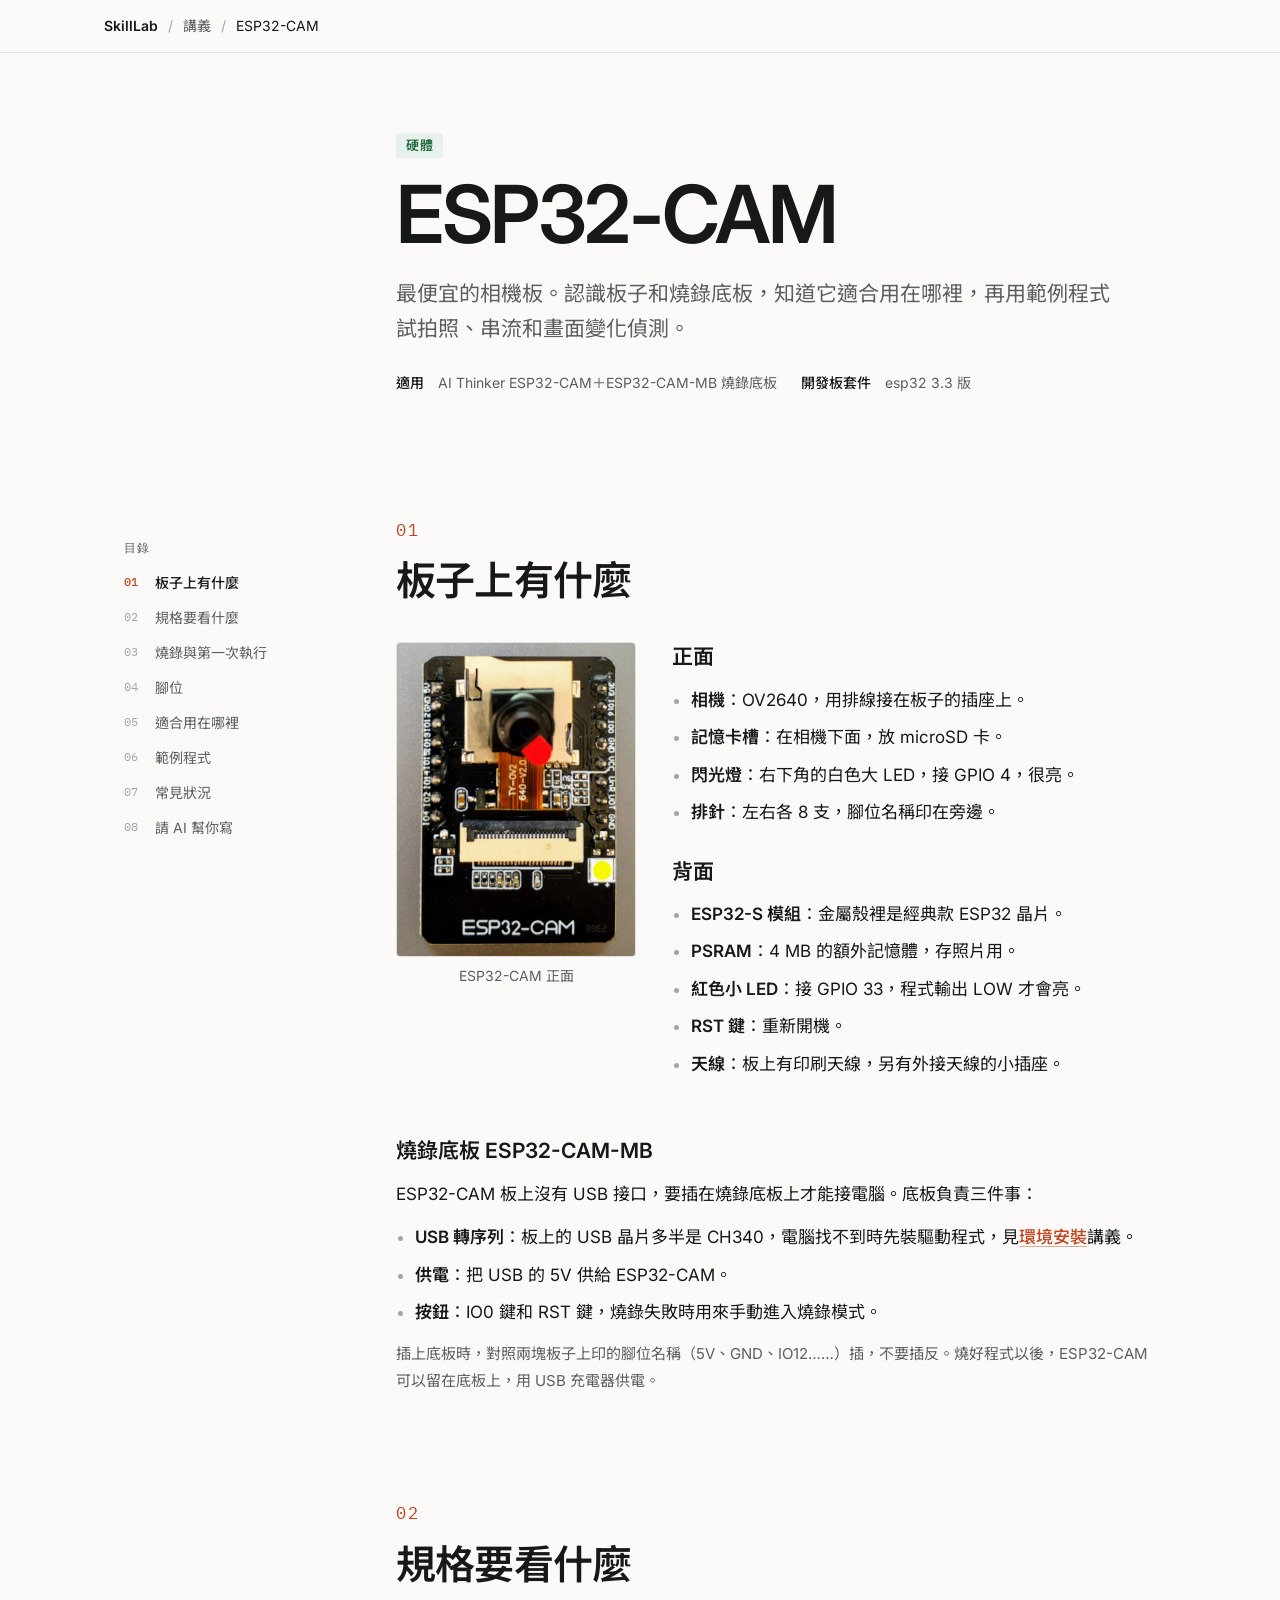
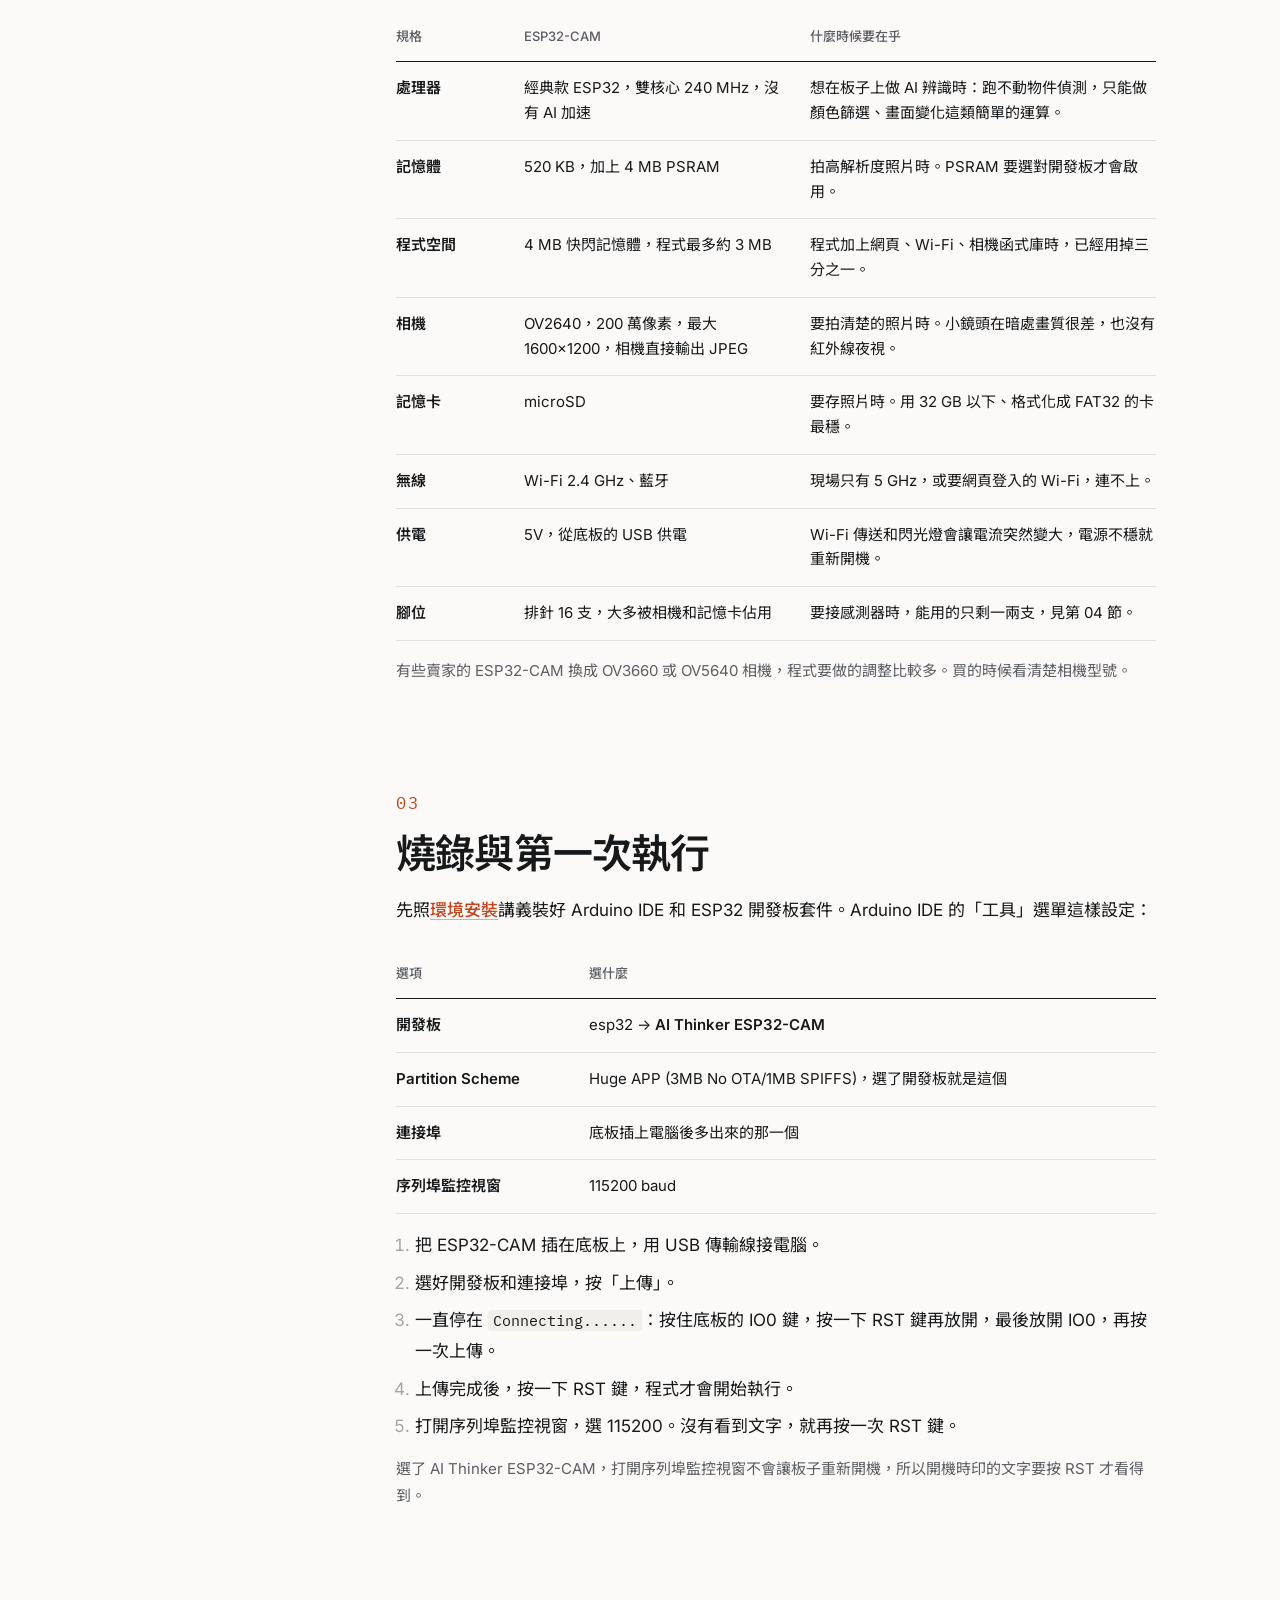
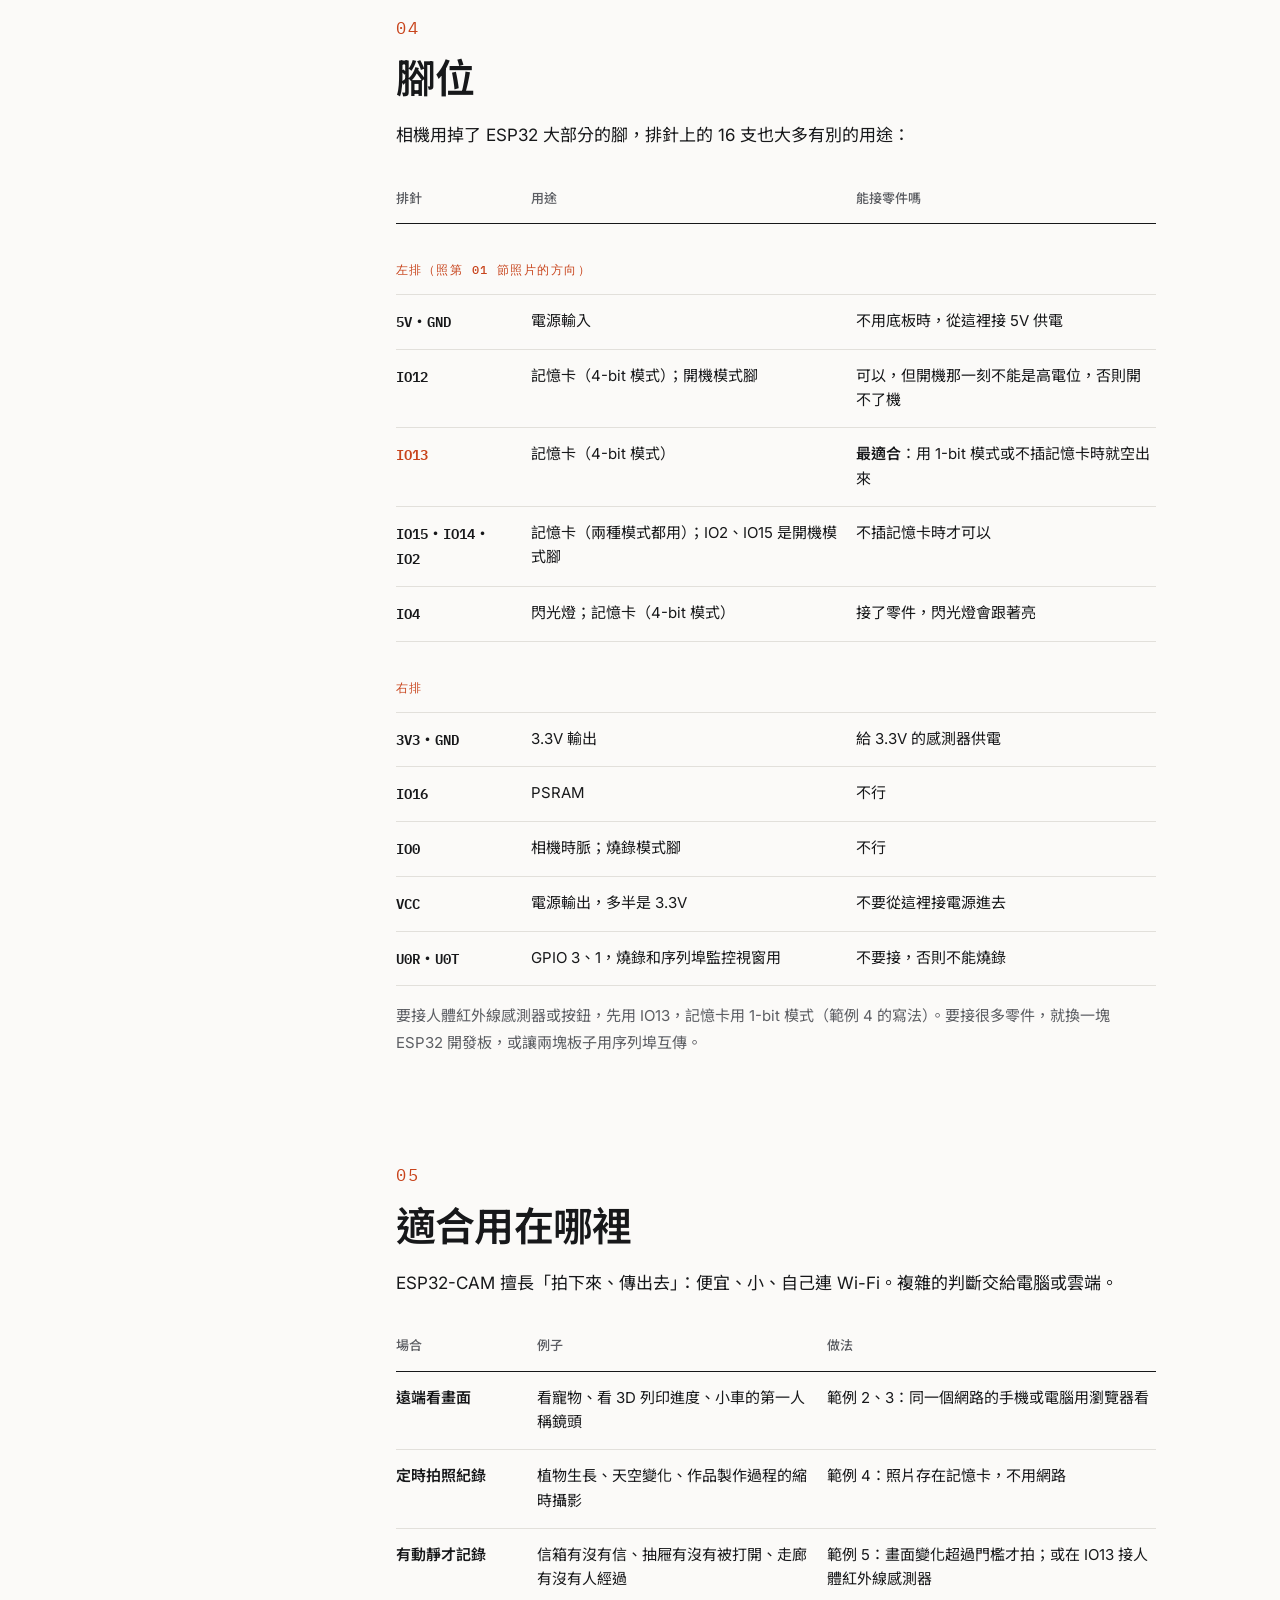
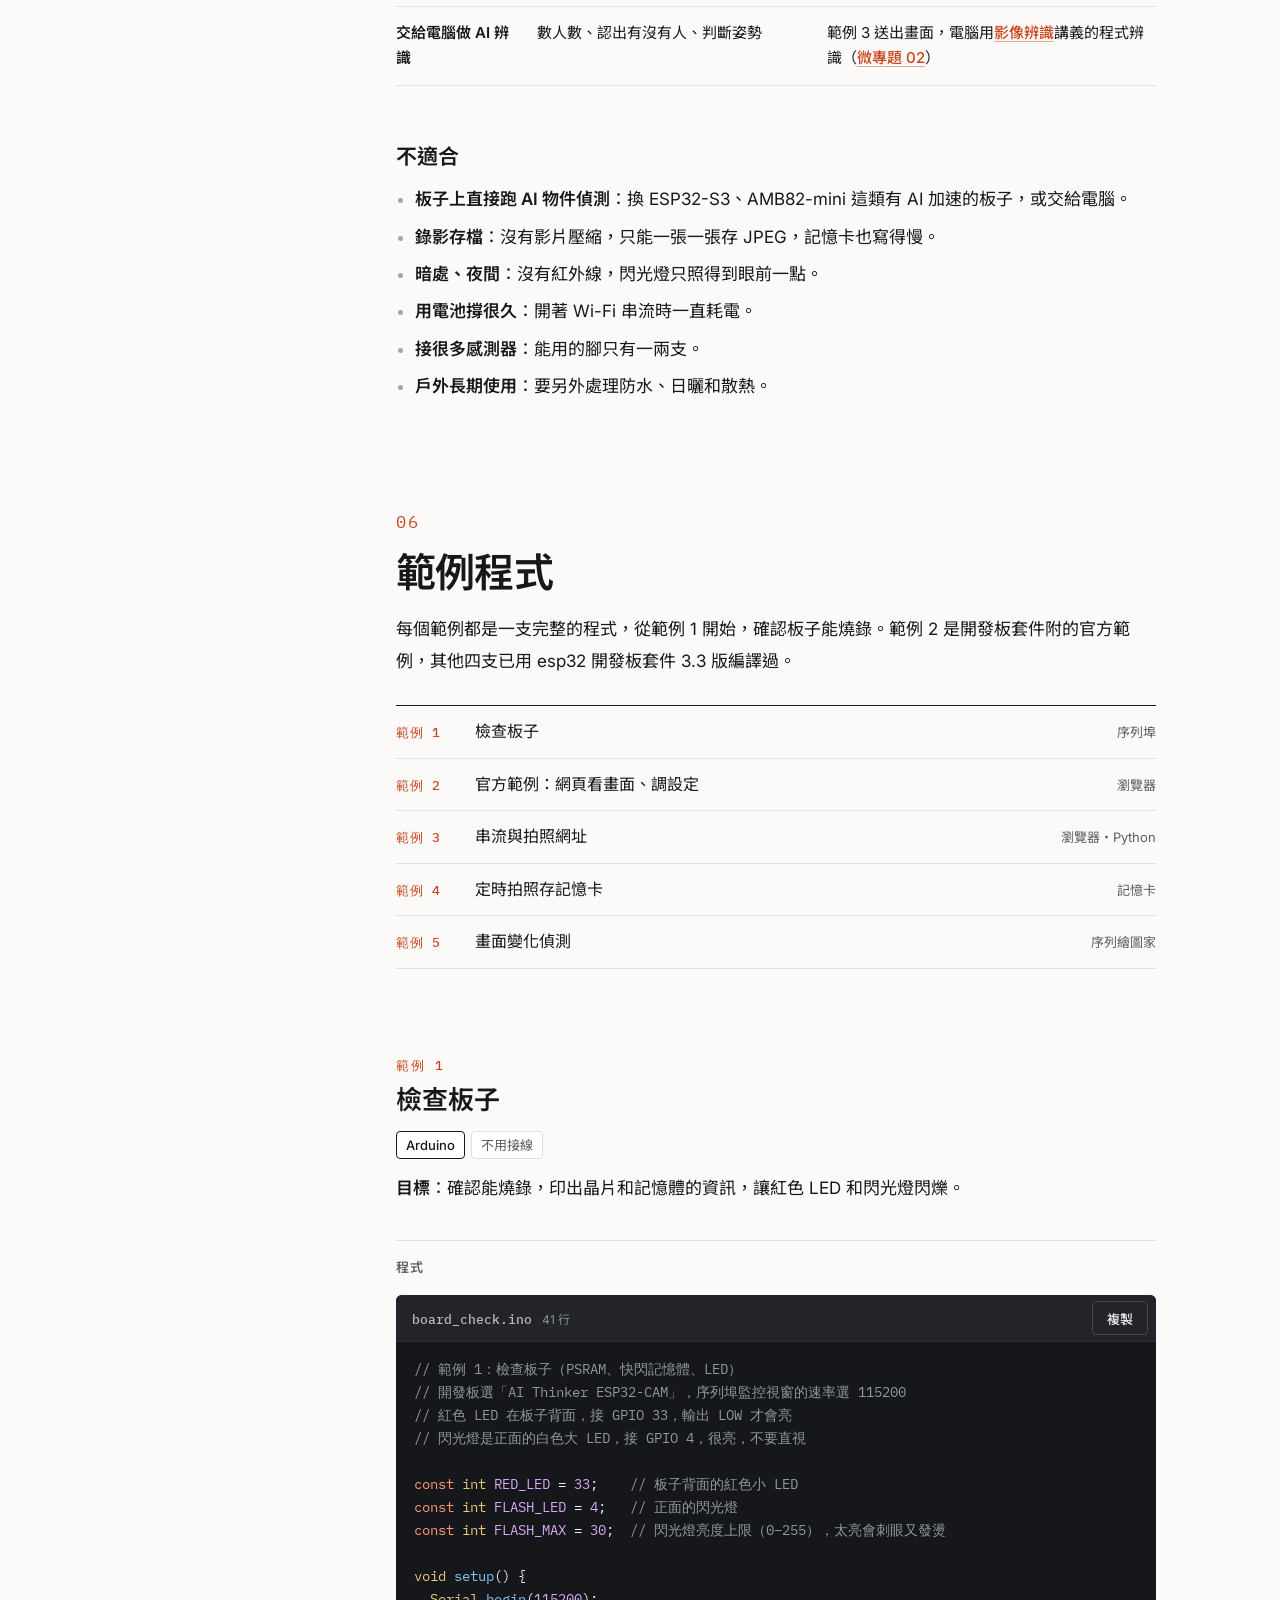
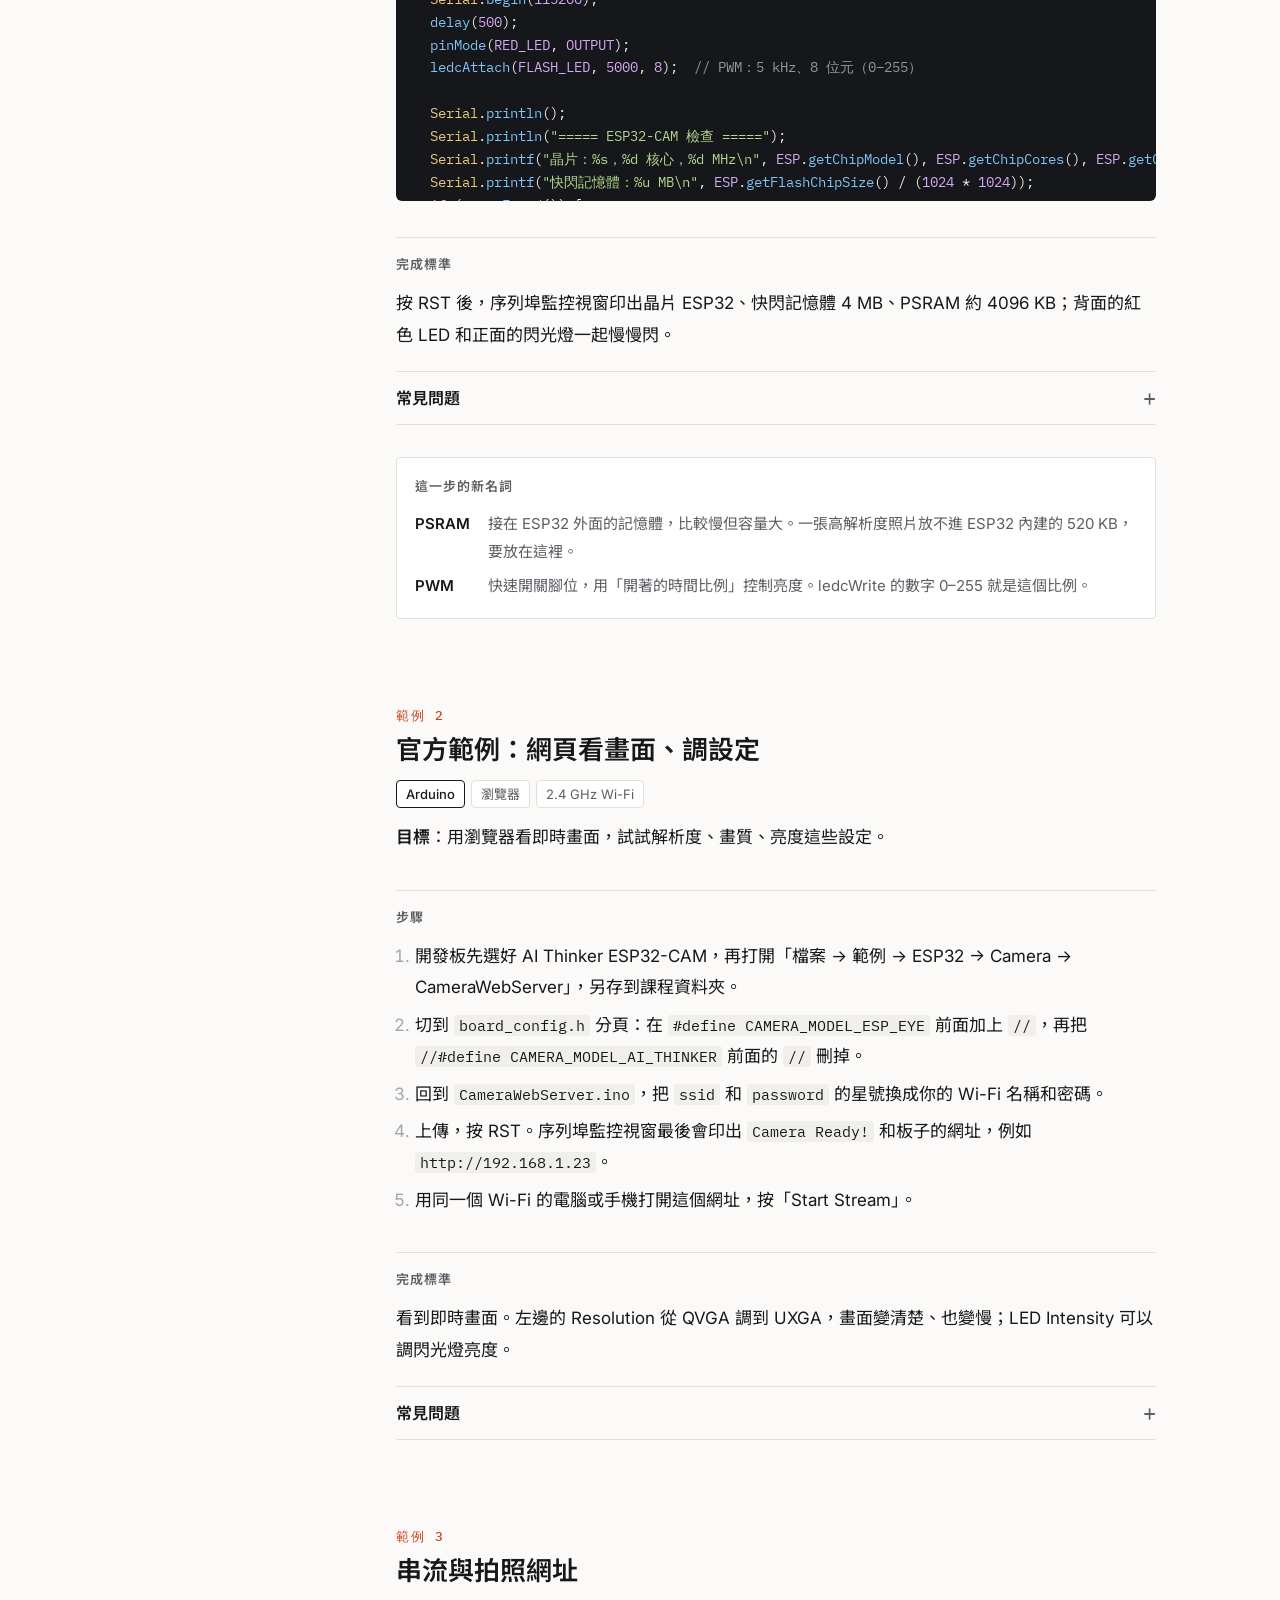
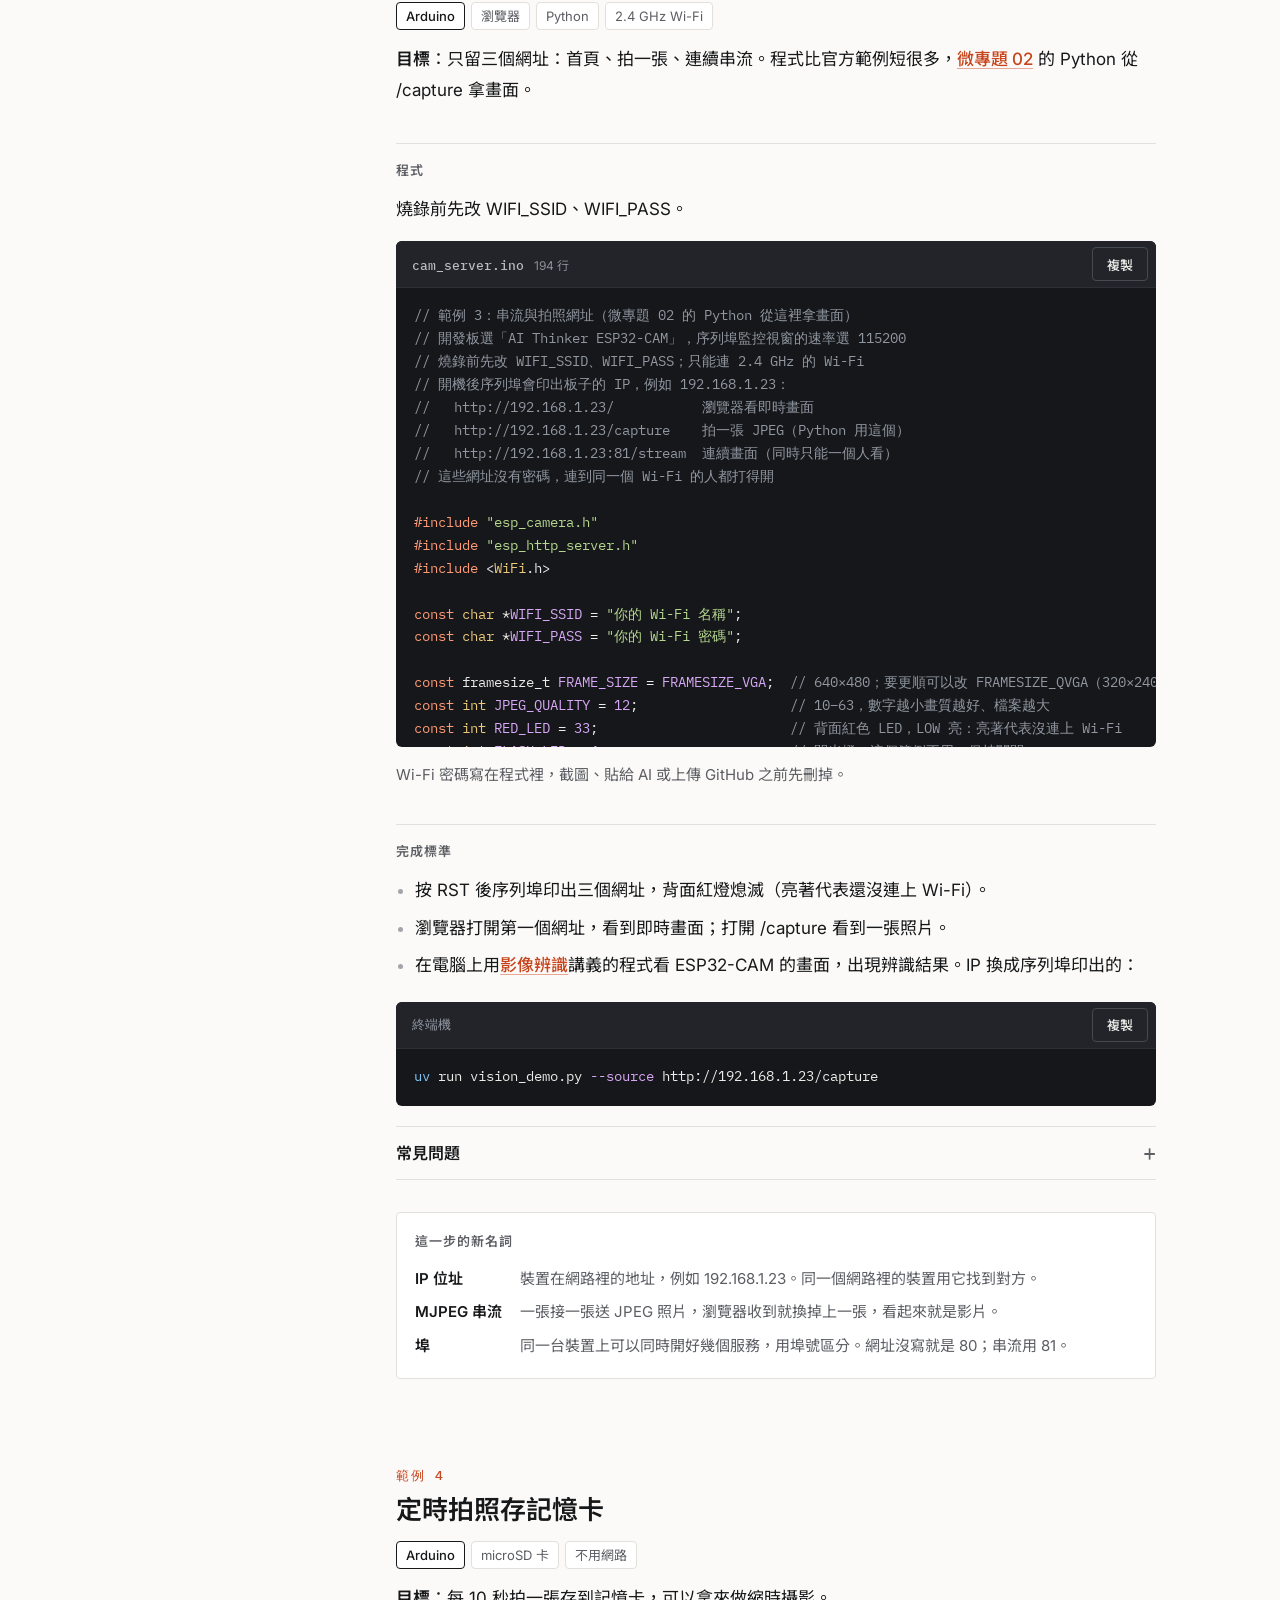
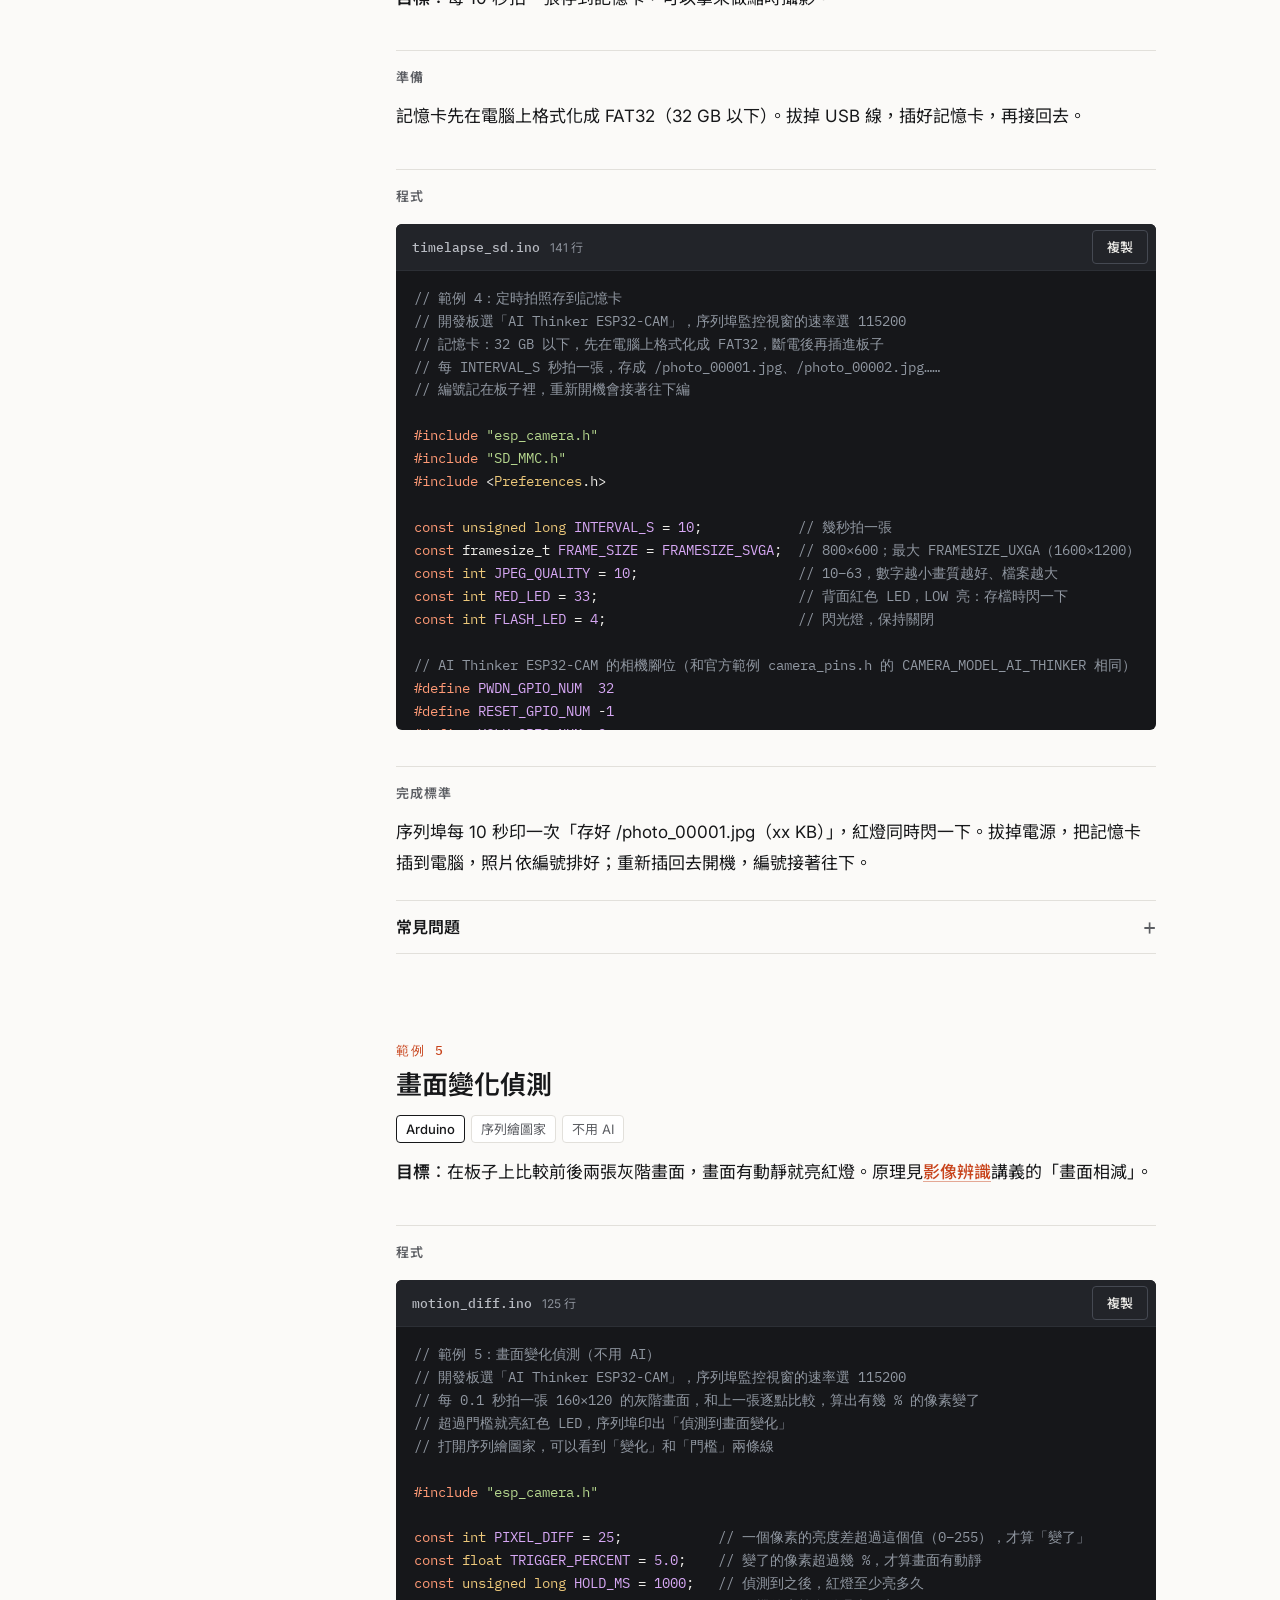
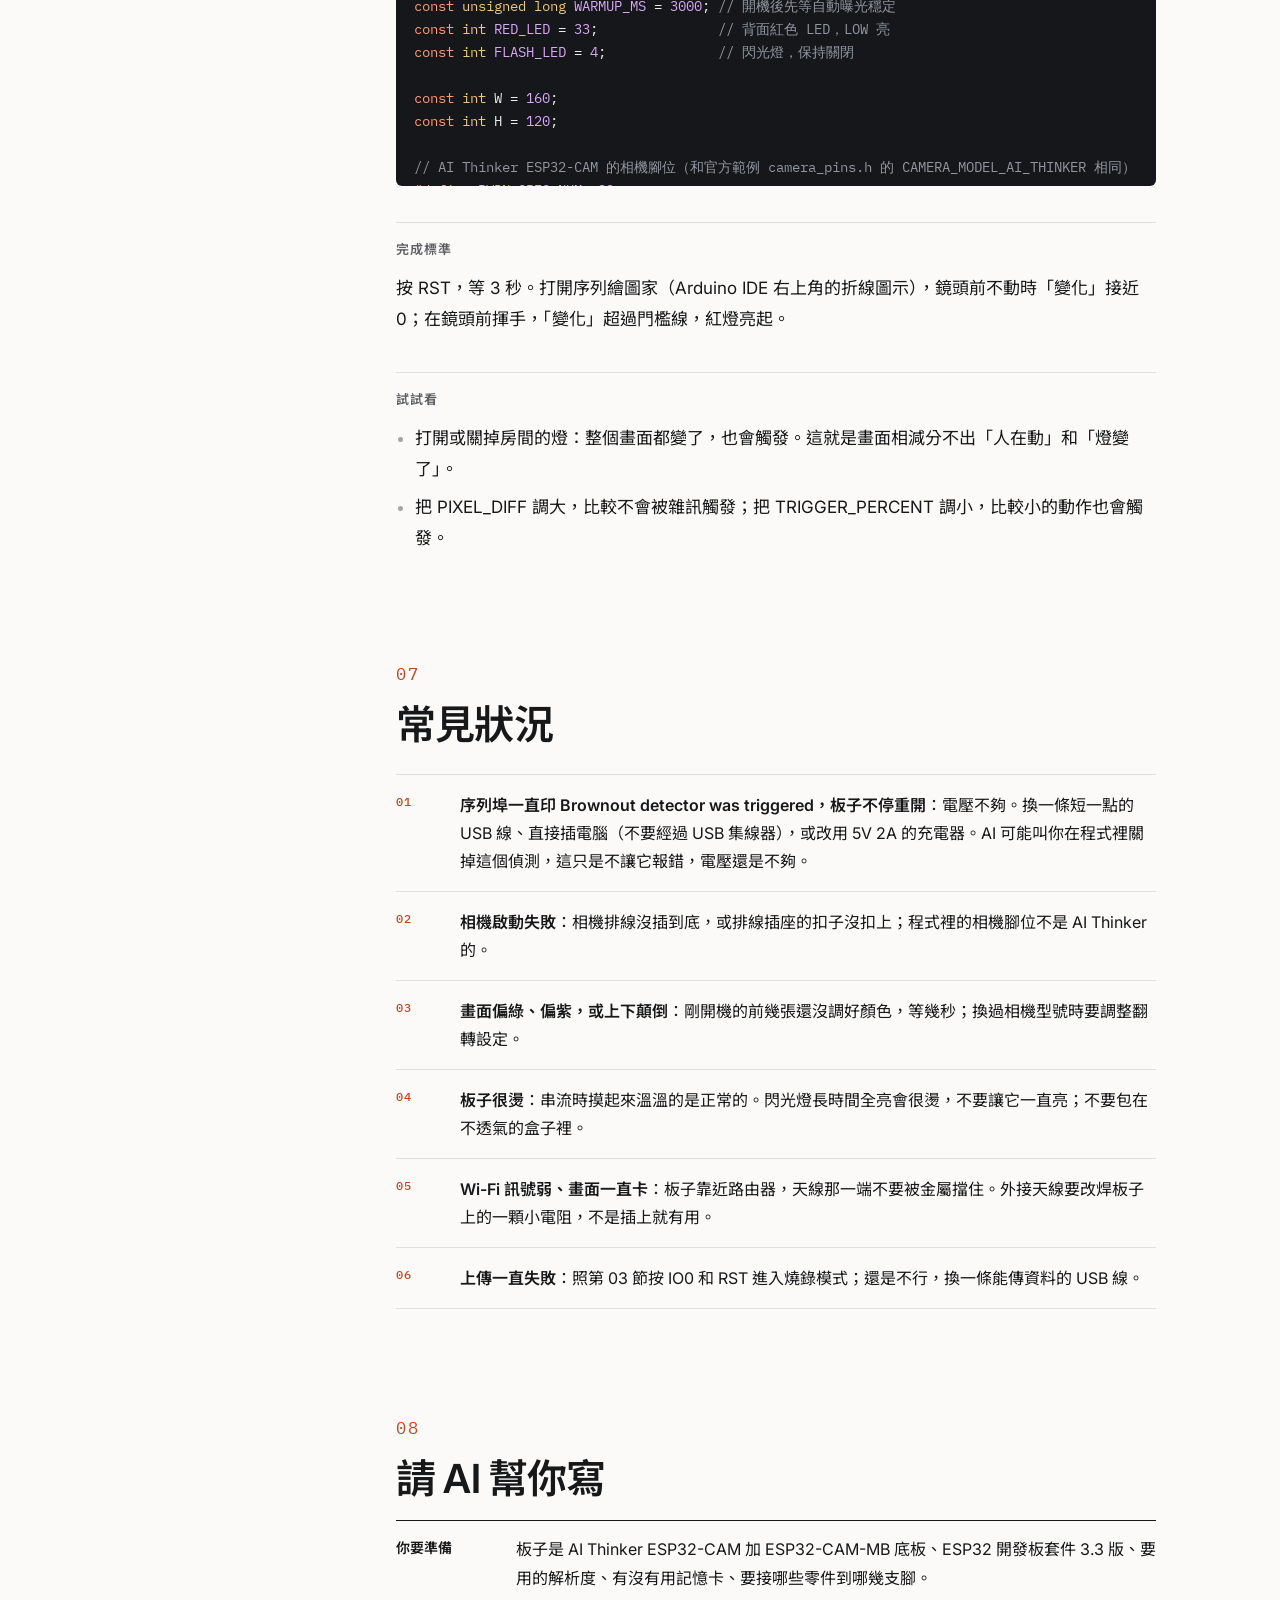
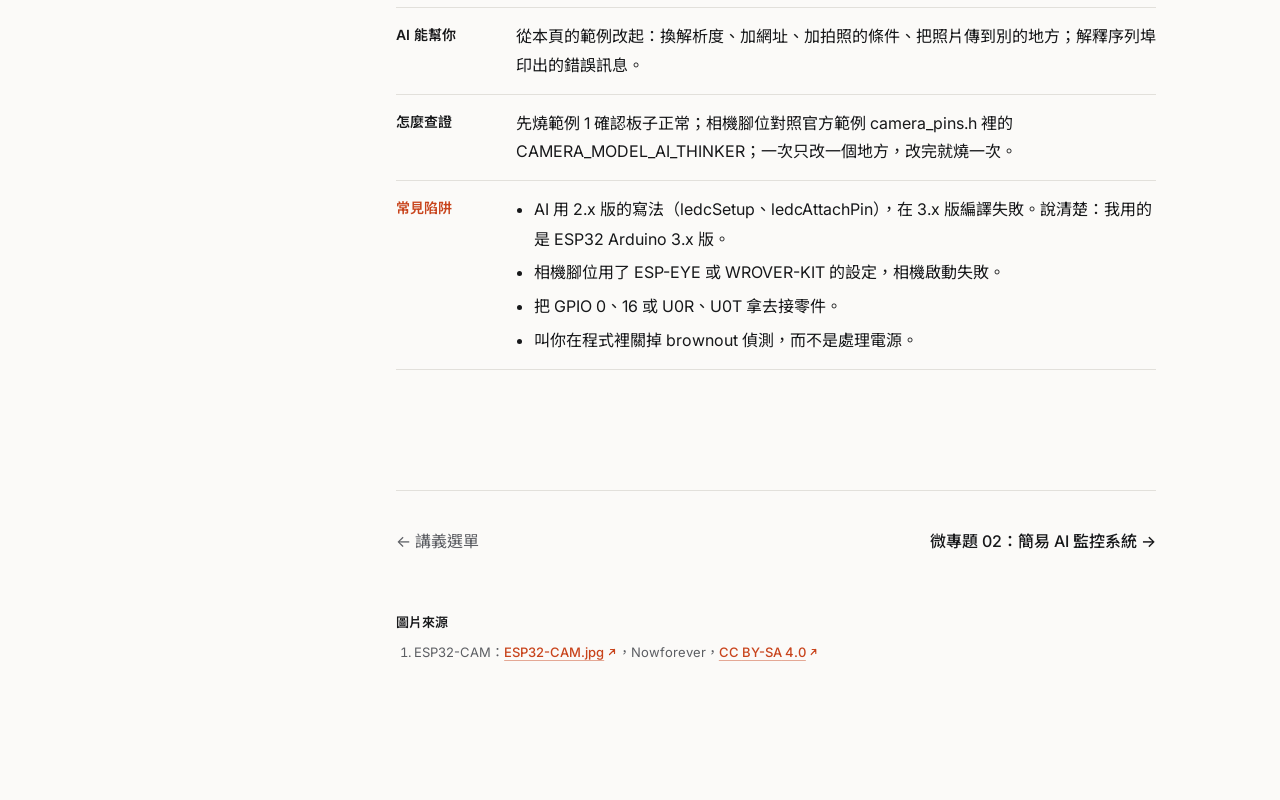
<file: handout/esp32-cam.html>
<!doctype html>
<html lang="zh-Hant">
<head>
<meta charset="utf-8">
<meta name="viewport" content="width=device-width, initial-scale=1">
<title>ESP32-CAM｜SkillLab</title>
<link rel="preconnect" href="https://fonts.googleapis.com">
<link rel="preconnect" href="https://fonts.gstatic.com" crossorigin>
<link href="https://fonts.googleapis.com/css2?family=IBM+Plex+Mono:wght@400;500&family=Inter:wght@400;500;600;700&family=Noto+Sans+TC:wght@400;500;700&display=swap" rel="stylesheet">
<link rel="stylesheet" href="../assets/style.css">
<link rel="stylesheet" href="../assets/handout.css">
</head>
<body class="hd">
<header class="topbar"><div class="topbar-in">
  <a class="brand" href="../index.html">SkillLab</a><span class="sep">/</span>
  <a href="../handout.html">講義</a><span class="sep">/</span>
  <span class="here"><span class="nw">ESP32-CAM</span></span>
</div></header>

<div class="page has-toc">
  <header class="doc-head">
    <p class="kicker" data-type="hardware"><span class="type-tag">硬體</span></p>
    <h1><span class="nw">ESP32-CAM</span></h1>
    <p class="lead">最便宜的相機板。認識板子和燒錄底板，知道它適合用在哪裡，再用範例程式試拍照、串流和畫面變化偵測。</p>
    <p class="meta"><span><b>適用</b>　AI&nbsp;Thinker&nbsp;<span class="nw">ESP32-CAM</span>＋<span class="nw">ESP32-CAM-MB</span> 燒錄底板</span><span><b>開發板套件</b>　esp32 3.3 版</span></p>
  </header>
  <nav class="toc" aria-label="目錄">
    <p class="toc-h">目錄</p>
    <ol>
      <li><a href="#s1"><span class="n">01</span>板子上有什麼</a></li>
      <li><a href="#s2"><span class="n">02</span>規格要看什麼</a></li>
      <li><a href="#s3"><span class="n">03</span>燒錄與第一次執行</a></li>
      <li><a href="#s4"><span class="n">04</span>腳位</a></li>
      <li><a href="#s5"><span class="n">05</span>適合用在哪裡</a></li>
      <li><a href="#s6"><span class="n">06</span>範例程式</a></li>
      <li><a href="#s7"><span class="n">07</span>常見狀況</a></li>
      <li><a href="#s8"><span class="n">08</span>請 AI 幫你寫</a></li>
    </ol>
  </nav>
  <main class="doc">
    <section class="sec" id="s1" aria-labelledby="s1-h">
      <p class="sec-no">01</p>
      <h2 id="s1-h">板子上有什麼</h2>
      <div class="board lead-in">
        <figure class="board-pic"><img src="../assets/handout/img/esp32-cam.webp" alt="ESP32-CAM 正面：中間是相機和記憶卡槽，左右兩排排針，右下角是閃光燈" width="1280" height="1680" loading="lazy"><figcaption><span class="nw">ESP32-CAM</span> 正面</figcaption></figure>
        <div>
          <h3>正面</h3>
          <ul class="prose">
            <li><b>相機</b>：OV2640，用排線接在板子的插座上。</li>
            <li><b>記憶卡槽</b>：在相機下面，放 microSD 卡。</li>
            <li><b>閃光燈</b>：右下角的白色大 LED，接 GPIO 4，很亮。</li>
            <li><b>排針</b>：左右各 8 支，腳位名稱印在旁邊。</li>
          </ul>
          <h3>背面</h3>
          <ul class="prose">
            <li><b><span class="nw">ESP32-S</span> 模組</b>：金屬殼裡是經典款 ESP32 晶片。</li>
            <li><b>PSRAM</b>：4&nbsp;MB 的額外記憶體，存照片用。</li>
            <li><b>紅色小 LED</b>：接 GPIO 33，程式輸出 LOW 才會亮。</li>
            <li><b>RST 鍵</b>：重新開機。</li>
            <li><b>天線</b>：板上有印刷天線，另有外接天線的小插座。</li>
          </ul>
        </div>
      </div>
      <h3>燒錄底板 <span class="nw">ESP32-CAM-MB</span></h3>
      <p><span class="nw">ESP32-CAM</span> 板上沒有 USB 接口，要插在燒錄底板上才能接電腦。底板負責三件事：</p>
      <ul class="prose">
        <li><b>USB 轉序列</b>：板上的 USB 晶片多半是 CH340，電腦找不到時先裝驅動程式，見<a href="setup.html#s2">環境安裝</a>講義。</li>
        <li><b>供電</b>：把 USB 的 5V 供給 <span class="nw">ESP32-CAM</span>。</li>
        <li><b>按鈕</b>：IO0 鍵和 RST 鍵，燒錄失敗時用來手動進入燒錄模式。</li>
      </ul>
      <p class="note">插上底板時，對照兩塊板子上印的腳位名稱（5V、GND、IO12……）插，不要插反。燒好程式以後，<span class="nw">ESP32-CAM</span> 可以留在底板上，用 USB 充電器供電。</p>
    </section>

    <section class="sec" id="s2" aria-labelledby="s2-h">
      <p class="sec-no">02</p>
      <h2 id="s2-h">規格要看什麼</h2>
      <div class="table-wrap lead-in"><table class="tbl stack"><thead><tr><th scope="col">規格</th><th scope="col"><span class="nw">ESP32-CAM</span></th><th scope="col">什麼時候要在乎</th></tr></thead><tbody>
<tr><th scope="row">處理器</th><td data-label="ESP32-CAM">經典款 ESP32，雙核心 240&nbsp;MHz，沒有 AI 加速</td><td data-label="什麼時候要在乎">想在板子上做 AI 辨識時：跑不動物件偵測，只能做顏色篩選、畫面變化這類簡單的運算。</td></tr>
<tr><th scope="row">記憶體</th><td data-label="ESP32-CAM">520&nbsp;KB，加上 4&nbsp;MB PSRAM</td><td data-label="什麼時候要在乎">拍高解析度照片時。PSRAM 要選對開發板才會啟用。</td></tr>
<tr><th scope="row">程式空間</th><td data-label="ESP32-CAM">4&nbsp;MB 快閃記憶體，程式最多約 3&nbsp;MB</td><td data-label="什麼時候要在乎">程式加上網頁、<span class="nw">Wi-Fi</span>、相機函式庫時，已經用掉三分之一。</td></tr>
<tr><th scope="row">相機</th><td data-label="ESP32-CAM">OV2640，200 萬像素，最大 1600×1200，相機直接輸出 JPEG</td><td data-label="什麼時候要在乎">要拍清楚的照片時。小鏡頭在暗處畫質很差，也沒有紅外線夜視。</td></tr>
<tr><th scope="row">記憶卡</th><td data-label="ESP32-CAM">microSD</td><td data-label="什麼時候要在乎">要存照片時。用 32&nbsp;GB 以下、格式化成 FAT32 的卡最穩。</td></tr>
<tr><th scope="row">無線</th><td data-label="ESP32-CAM"><span class="nw">Wi-Fi</span> 2.4&nbsp;GHz、藍牙</td><td data-label="什麼時候要在乎">現場只有 5&nbsp;GHz，或要網頁登入的 <span class="nw">Wi-Fi</span>，連不上。</td></tr>
<tr><th scope="row">供電</th><td data-label="ESP32-CAM">5V，從底板的 USB 供電</td><td data-label="什麼時候要在乎"><span class="nw">Wi-Fi</span> 傳送和閃光燈會讓電流突然變大，電源不穩就重新開機。</td></tr>
<tr><th scope="row">腳位</th><td data-label="ESP32-CAM">排針 16 支，大多被相機和記憶卡佔用</td><td data-label="什麼時候要在乎">要接感測器時，能用的只剩一兩支，見第 04 節。</td></tr>
</tbody></table></div>
      <p class="note">有些賣家的 <span class="nw">ESP32-CAM</span> 換成 OV3660 或 OV5640 相機，程式要做的調整比較多。買的時候看清楚相機型號。</p>
    </section>

    <section class="sec" id="s3" aria-labelledby="s3-h">
      <p class="sec-no">03</p>
      <h2 id="s3-h">燒錄與第一次執行</h2>
      <p>先照<a href="setup.html#s2">環境安裝</a>講義裝好 Arduino&nbsp;IDE 和 ESP32 開發板套件。Arduino&nbsp;IDE 的「工具」選單這樣設定：</p>
      <div class="table-wrap lead-in"><table class="tbl stack"><thead><tr><th scope="col">選項</th><th scope="col">選什麼</th></tr></thead><tbody>
<tr><th scope="row">開發板</th><td data-label="選什麼">esp32 → <b>AI&nbsp;Thinker&nbsp;<span class="nw">ESP32-CAM</span></b></td></tr>
<tr><th scope="row">Partition Scheme</th><td data-label="選什麼">Huge APP (3MB No OTA/1MB SPIFFS)，選了開發板就是這個</td></tr>
<tr><th scope="row">連接埠</th><td data-label="選什麼">底板插上電腦後多出來的那一個</td></tr>
<tr><th scope="row">序列埠監控視窗</th><td data-label="選什麼">115200 baud</td></tr>
</tbody></table></div>
      <ol class="prose">
        <li>把 <span class="nw">ESP32-CAM</span> 插在底板上，用 USB 傳輸線接電腦。</li>
        <li>選好開發板和連接埠，按「上傳」。</li>
        <li>一直停在 <code>Connecting......</code>：按住底板的 IO0 鍵，按一下 RST 鍵再放開，最後放開 IO0，再按一次上傳。</li>
        <li>上傳完成後，按一下 RST 鍵，程式才會開始執行。</li>
        <li>打開序列埠監控視窗，選 115200。沒有看到文字，就再按一次 RST 鍵。</li>
      </ol>
      <p class="note">選了 AI&nbsp;Thinker&nbsp;<span class="nw">ESP32-CAM</span>，打開序列埠監控視窗不會讓板子重新開機，所以開機時印的文字要按 RST 才看得到。</p>
    </section>

    <section class="sec" id="s4" aria-labelledby="s4-h">
      <p class="sec-no">04</p>
      <h2 id="s4-h">腳位</h2>
      <p>相機用掉了 ESP32 大部分的腳，排針上的 16 支也大多有別的用途：</p>
      <div class="table-wrap lead-in"><table class="tbl stack"><thead><tr><th scope="col">排針</th><th scope="col">用途</th><th scope="col">能接零件嗎</th></tr></thead><tbody>
<tr class="grp"><th colspan="3" scope="colgroup">左排（照第 01 節照片的方向）</th></tr>
<tr><th scope="row"><span class="pin">5V</span>・<span class="pin">GND</span></th><td data-label="用途">電源輸入</td><td data-label="能接零件嗎">不用底板時，從這裡接 5V 供電</td></tr>
<tr><th scope="row"><span class="pin">IO12</span></th><td data-label="用途">記憶卡（<span class="nw">4-bit</span> 模式）；開機模式腳</td><td data-label="能接零件嗎">可以，但開機那一刻不能是高電位，否則開不了機</td></tr>
<tr><th scope="row"><span class="pin hl">IO13</span></th><td data-label="用途">記憶卡（<span class="nw">4-bit</span> 模式）</td><td data-label="能接零件嗎"><b>最適合</b>：用 <span class="nw">1-bit</span> 模式或不插記憶卡時就空出來</td></tr>
<tr><th scope="row"><span class="pin">IO15</span>・<span class="pin">IO14</span>・<span class="pin">IO2</span></th><td data-label="用途">記憶卡（兩種模式都用）；IO2、IO15 是開機模式腳</td><td data-label="能接零件嗎">不插記憶卡時才可以</td></tr>
<tr><th scope="row"><span class="pin">IO4</span></th><td data-label="用途">閃光燈；記憶卡（<span class="nw">4-bit</span> 模式）</td><td data-label="能接零件嗎">接了零件，閃光燈會跟著亮</td></tr>
<tr class="grp"><th colspan="3" scope="colgroup">右排</th></tr>
<tr><th scope="row"><span class="pin">3V3</span>・<span class="pin">GND</span></th><td data-label="用途">3.3V 輸出</td><td data-label="能接零件嗎">給 3.3V 的感測器供電</td></tr>
<tr><th scope="row"><span class="pin">IO16</span></th><td data-label="用途">PSRAM</td><td data-label="能接零件嗎">不行</td></tr>
<tr><th scope="row"><span class="pin">IO0</span></th><td data-label="用途">相機時脈；燒錄模式腳</td><td data-label="能接零件嗎">不行</td></tr>
<tr><th scope="row"><span class="pin">VCC</span></th><td data-label="用途">電源輸出，多半是 3.3V</td><td data-label="能接零件嗎">不要從這裡接電源進去</td></tr>
<tr><th scope="row"><span class="pin">U0R</span>・<span class="pin">U0T</span></th><td data-label="用途">GPIO 3、1，燒錄和序列埠監控視窗用</td><td data-label="能接零件嗎">不要接，否則不能燒錄</td></tr>
</tbody></table></div>
      <p class="note">要接人體紅外線感測器或按鈕，先用 IO13，記憶卡用 <span class="nw">1-bit</span> 模式（範例 4 的寫法）。要接很多零件，就換一塊 ESP32 開發板，或讓兩塊板子用序列埠互傳。</p>
    </section>

    <section class="sec" id="s5" aria-labelledby="s5-h">
      <p class="sec-no">05</p>
      <h2 id="s5-h">適合用在哪裡</h2>
      <p><span class="nw">ESP32-CAM</span> 擅長「拍下來、傳出去」：便宜、小、自己連 <span class="nw">Wi-Fi</span>。複雜的判斷交給電腦或雲端。</p>
      <div class="table-wrap lead-in"><table class="tbl stack"><thead><tr><th scope="col">場合</th><th scope="col">例子</th><th scope="col">做法</th></tr></thead><tbody>
<tr><th scope="row">遠端看畫面</th><td data-label="例子">看寵物、看 3D 列印進度、小車的第一人稱鏡頭</td><td data-label="做法">範例 2、3：同一個網路的手機或電腦用瀏覽器看</td></tr>
<tr><th scope="row">定時拍照紀錄</th><td data-label="例子">植物生長、天空變化、作品製作過程的縮時攝影</td><td data-label="做法">範例 4：照片存在記憶卡，不用網路</td></tr>
<tr><th scope="row">有動靜才記錄</th><td data-label="例子">信箱有沒有信、抽屜有沒有被打開、走廊有沒有人經過</td><td data-label="做法">範例 5：畫面變化超過門檻才拍；或在 IO13 接人體紅外線感測器</td></tr>
<tr><th scope="row">交給電腦做 AI 辨識</th><td data-label="例子">數人數、認出有沒有人、判斷姿勢</td><td data-label="做法">範例 3 送出畫面，電腦用<a href="vision.html#s7">影像辨識</a>講義的程式辨識（<a href="monitor-esp32cam.html">微專題&nbsp;02</a>）</td></tr>
</tbody></table></div>
      <h3>不適合</h3>
      <ul class="prose">
        <li><b>板子上直接跑 AI 物件偵測</b>：換 <span class="nw">ESP32-S3</span>、<span class="nw">AMB82-mini</span> 這類有 AI 加速的板子，或交給電腦。</li>
        <li><b>錄影存檔</b>：沒有影片壓縮，只能一張一張存 JPEG，記憶卡也寫得慢。</li>
        <li><b>暗處、夜間</b>：沒有紅外線，閃光燈只照得到眼前一點。</li>
        <li><b>用電池撐很久</b>：開著 <span class="nw">Wi-Fi</span> 串流時一直耗電。</li>
        <li><b>接很多感測器</b>：能用的腳只有一兩支。</li>
        <li><b>戶外長期使用</b>：要另外處理防水、日曬和散熱。</li>
      </ul>
    </section>

    <section class="sec" id="s6" aria-labelledby="s6-h">
      <p class="sec-no">06</p>
      <h2 id="s6-h">範例程式</h2>
      <p>每個範例都是一支完整的程式，從範例 1 開始，確認板子能燒錄。範例 2 是開發板套件附的官方範例，其他四支已用 esp32 開發板套件 3.3 版編譯過。</p>
      <ol class="ex-index lead-in">
        <li><a href="#ex1"><span class="n">範例 1</span>檢查板子<span class="k">序列埠</span></a></li>
        <li><a href="#ex2"><span class="n">範例 2</span>官方範例：網頁看畫面、調設定<span class="k">瀏覽器</span></a></li>
        <li><a href="#ex3"><span class="n">範例 3</span>串流與拍照網址<span class="k">瀏覽器・Python</span></a></li>
        <li><a href="#ex4"><span class="n">範例 4</span>定時拍照存記憶卡<span class="k">記憶卡</span></a></li>
        <li><a href="#ex5"><span class="n">範例 5</span>畫面變化偵測<span class="k">序列繪圖家</span></a></li>
      </ol>

      <article class="ex" id="ex1" aria-labelledby="ex1-h">
        <p class="ex-no">範例 1</p>
        <h3 id="ex1-h">檢查板子</h3>
        <p class="ex-tags"><span class="kind">Arduino</span><span>不用接線</span></p>
        <p class="ex-goal"><b>目標</b>：確認能燒錄，印出晶片和記憶體的資訊，讓紅色 LED 和閃光燈閃爍。</p>
        <p class="ex-h">程式</p>
<!-- code:esp32cam/board_check/board_check.ino -->
<div class="code" data-lang="ino">
<div class="code-bar"><span><span class="code-name">board_check.ino</span><span class="code-lines">41 行</span></span><button class="copy" type="button" aria-label="複製 board_check.ino">複製</button></div>
<pre tabindex="0"><code data-lang="ino"><span class="c">// 範例 1：檢查板子（PSRAM、快閃記憶體、LED）</span>
<span class="c">// 開發板選「AI Thinker ESP32-CAM」，序列埠監控視窗的速率選 115200</span>
<span class="c">// 紅色 LED 在板子背面，接 GPIO 33，輸出 LOW 才會亮</span>
<span class="c">// 閃光燈是正面的白色大 LED，接 GPIO 4，很亮，不要直視</span>

<span class="k">const</span> <span class="t">int</span> <span class="n">RED_LED</span> = <span class="n">33</span>;    <span class="c">// 板子背面的紅色小 LED</span>
<span class="k">const</span> <span class="t">int</span> <span class="n">FLASH_LED</span> = <span class="n">4</span>;   <span class="c">// 正面的閃光燈</span>
<span class="k">const</span> <span class="t">int</span> <span class="n">FLASH_MAX</span> = <span class="n">30</span>;  <span class="c">// 閃光燈亮度上限（0–255），太亮會刺眼又發燙</span>

<span class="t">void</span> <span class="f">setup</span>() {
  <span class="t">Serial</span>.<span class="f">begin</span>(<span class="n">115200</span>);
  <span class="f">delay</span>(<span class="n">500</span>);
  <span class="f">pinMode</span>(<span class="n">RED_LED</span>, <span class="n">OUTPUT</span>);
  <span class="f">ledcAttach</span>(<span class="n">FLASH_LED</span>, <span class="n">5000</span>, <span class="n">8</span>);  <span class="c">// PWM：5 kHz、8 位元（0–255）</span>

  <span class="t">Serial</span>.<span class="f">println</span>();
  <span class="t">Serial</span>.<span class="f">println</span>(<span class="s">"===== ESP32-CAM 檢查 ====="</span>);
  <span class="t">Serial</span>.<span class="f">printf</span>(<span class="s">"晶片：%s，%d 核心，%d MHz\n"</span>, <span class="n">ESP</span>.<span class="f">getChipModel</span>(), <span class="n">ESP</span>.<span class="f">getChipCores</span>(), <span class="n">ESP</span>.<span class="f">getCpuFreqMHz</span>());
  <span class="t">Serial</span>.<span class="f">printf</span>(<span class="s">"快閃記憶體：%u MB\n"</span>, <span class="n">ESP</span>.<span class="f">getFlashChipSize</span>() / (<span class="n">1024</span> * <span class="n">1024</span>));
  <span class="k">if</span> (<span class="f">psramFound</span>()) {
    <span class="t">Serial</span>.<span class="f">printf</span>(<span class="s">"PSRAM：%u KB（可以拍高解析度照片）\n"</span>, <span class="n">ESP</span>.<span class="f">getPsramSize</span>() / <span class="n">1024</span>);
  } <span class="k">else</span> {
    <span class="t">Serial</span>.<span class="f">println</span>(<span class="s">"PSRAM：找不到。開發板沒選 AI Thinker ESP32-CAM，或板子沒有 PSRAM"</span>);
  }
}

<span class="t">void</span> <span class="f">loop</span>() {
  <span class="c">// 紅色 LED 亮，閃光燈慢慢變亮</span>
  <span class="f">digitalWrite</span>(<span class="n">RED_LED</span>, <span class="n">LOW</span>);
  <span class="k">for</span> (<span class="t">int</span> d = <span class="n">0</span>; d &lt;= <span class="n">FLASH_MAX</span>; d++) {
    <span class="f">ledcWrite</span>(<span class="n">FLASH_LED</span>, d);
    <span class="f">delay</span>(<span class="n">20</span>);
  }
  <span class="c">// 紅色 LED 滅，閃光燈慢慢變暗</span>
  <span class="f">digitalWrite</span>(<span class="n">RED_LED</span>, <span class="n">HIGH</span>);
  <span class="k">for</span> (<span class="t">int</span> d = <span class="n">FLASH_MAX</span>; d &gt;= <span class="n">0</span>; d--) {
    <span class="f">ledcWrite</span>(<span class="n">FLASH_LED</span>, d);
    <span class="f">delay</span>(<span class="n">20</span>);
  }
  <span class="f">delay</span>(<span class="n">400</span>);
}
</code></pre>
</div>
<!-- /code -->
        <p class="ex-h">完成標準</p>
        <p>按 RST 後，序列埠監控視窗印出晶片 ESP32、快閃記憶體 4&nbsp;MB、PSRAM 約 4096&nbsp;KB；背面的紅色 LED 和正面的閃光燈一起慢慢閃。</p>
        <details class="fold">
          <summary>常見問題</summary>
          <div class="fold-body">
            <ul class="prose">
              <li><b>PSRAM 找不到</b>：開發板沒選 AI&nbsp;Thinker&nbsp;<span class="nw">ESP32-CAM</span>；選對了還是找不到，可能是仿冒板。</li>
              <li><b>編譯錯誤 ledcAttach 不存在</b>：ESP32 開發板套件是 2.x 版，請升級到 3.3 版。</li>
            </ul>
          </div>
        </details>
        <div class="ex-terms">
          <p class="ex-h">這一步的新名詞</p>
          <dl>
          <dt>PSRAM</dt><dd>接在 ESP32 外面的記憶體，比較慢但容量大。一張高解析度照片放不進 ESP32 內建的 520&nbsp;KB，要放在這裡。</dd>
          <dt>PWM</dt><dd>快速開關腳位，用「開著的時間比例」控制亮度。ledcWrite 的數字 0–255 就是這個比例。</dd>
          </dl>
        </div>
      </article>

      <article class="ex" id="ex2" aria-labelledby="ex2-h">
        <p class="ex-no">範例 2</p>
        <h3 id="ex2-h">官方範例：網頁看畫面、調設定</h3>
        <p class="ex-tags"><span class="kind">Arduino</span><span>瀏覽器</span><span>2.4&nbsp;GHz <span class="nw">Wi-Fi</span></span></p>
        <p class="ex-goal"><b>目標</b>：用瀏覽器看即時畫面，試試解析度、畫質、亮度這些設定。</p>
        <p class="ex-h">步驟</p>
        <ol class="prose">
          <li>開發板先選好 AI&nbsp;Thinker&nbsp;<span class="nw">ESP32-CAM</span>，再打開「檔案 → 範例 → ESP32 → Camera → CameraWebServer」，另存到課程資料夾。</li>
          <li>切到 <code>board_config.h</code> 分頁：在 <code>#define CAMERA_MODEL_ESP_EYE</code> 前面加上 <code>//</code>，再把 <code>//#define CAMERA_MODEL_AI_THINKER</code> 前面的 <code>//</code> 刪掉。</li>
          <li>回到 <code>CameraWebServer.ino</code>，把 <code>ssid</code> 和 <code>password</code> 的星號換成你的 <span class="nw">Wi-Fi</span> 名稱和密碼。</li>
          <li>上傳，按 RST。序列埠監控視窗最後會印出 <code>Camera Ready!</code> 和板子的網址，例如 <code>http://192.168.1.23</code>。</li>
          <li>用同一個 <span class="nw">Wi-Fi</span> 的電腦或手機打開這個網址，按「Start Stream」。</li>
        </ol>
        <p class="ex-h">完成標準</p>
        <p>看到即時畫面。左邊的 Resolution 從 QVGA 調到 UXGA，畫面變清楚、也變慢；LED Intensity 可以調閃光燈亮度。</p>
        <details class="fold">
          <summary>常見問題</summary>
          <div class="fold-body">
            <ul class="prose">
              <li><b>Camera init failed with error 0x20001（或 0x105）</b>：找不到相機。board_config.h 沒改成 AI_THINKER，或相機排線沒插好。</li>
              <li><b>一直印 WiFi connecting……</b>：名稱或密碼打錯，或 <span class="nw">Wi-Fi</span> 是 5&nbsp;GHz。</li>
              <li><b>網址打不開</b>：電腦和板子不在同一個網路。學校、公共 <span class="nw">Wi-Fi</span> 常會擋同一個網路裡的裝置互連，改用手機熱點。</li>
            </ul>
          </div>
        </details>
      </article>

      <article class="ex" id="ex3" aria-labelledby="ex3-h">
        <p class="ex-no">範例 3</p>
        <h3 id="ex3-h">串流與拍照網址</h3>
        <p class="ex-tags"><span class="kind">Arduino</span><span>瀏覽器</span><span>Python</span><span>2.4&nbsp;GHz <span class="nw">Wi-Fi</span></span></p>
        <p class="ex-goal"><b>目標</b>：只留三個網址：首頁、拍一張、連續串流。程式比官方範例短很多，<a href="monitor-esp32cam.html">微專題&nbsp;02</a> 的 Python 從 /capture 拿畫面。</p>
        <p class="ex-h">程式</p>
        <p>燒錄前先改 WIFI_SSID、WIFI_PASS。</p>
<!-- code:esp32cam/cam_server/cam_server.ino -->
<div class="code" data-lang="ino">
<div class="code-bar"><span><span class="code-name">cam_server.ino</span><span class="code-lines">194 行</span></span><button class="copy" type="button" aria-label="複製 cam_server.ino">複製</button></div>
<pre tabindex="0"><code data-lang="ino"><span class="c">// 範例 3：串流與拍照網址（微專題 02 的 Python 從這裡拿畫面）</span>
<span class="c">// 開發板選「AI Thinker ESP32-CAM」，序列埠監控視窗的速率選 115200</span>
<span class="c">// 燒錄前先改 WIFI_SSID、WIFI_PASS；只能連 2.4 GHz 的 Wi-Fi</span>
<span class="c">// 開機後序列埠會印出板子的 IP，例如 192.168.1.23：</span>
<span class="c">//   http://192.168.1.23/           瀏覽器看即時畫面</span>
<span class="c">//   http://192.168.1.23/capture    拍一張 JPEG（Python 用這個）</span>
<span class="c">//   http://192.168.1.23:81/stream  連續畫面（同時只能一個人看）</span>
<span class="c">// 這些網址沒有密碼，連到同一個 Wi-Fi 的人都打得開</span>

<span class="k">#include</span> <span class="s">"esp_camera.h"</span>
<span class="k">#include</span> <span class="s">"esp_http_server.h"</span>
<span class="k">#include</span> &lt;<span class="t">WiFi</span>.h&gt;

<span class="k">const</span> <span class="t">char</span> *<span class="n">WIFI_SSID</span> = <span class="s">"你的 Wi-Fi 名稱"</span>;
<span class="k">const</span> <span class="t">char</span> *<span class="n">WIFI_PASS</span> = <span class="s">"你的 Wi-Fi 密碼"</span>;

<span class="k">const</span> framesize_t <span class="n">FRAME_SIZE</span> = <span class="n">FRAMESIZE_VGA</span>;  <span class="c">// 640×480；要更順可以改 FRAMESIZE_QVGA（320×240）</span>
<span class="k">const</span> <span class="t">int</span> <span class="n">JPEG_QUALITY</span> = <span class="n">12</span>;                   <span class="c">// 10–63，數字越小畫質越好、檔案越大</span>
<span class="k">const</span> <span class="t">int</span> <span class="n">RED_LED</span> = <span class="n">33</span>;                        <span class="c">// 背面紅色 LED，LOW 亮：亮著代表沒連上 Wi-Fi</span>
<span class="k">const</span> <span class="t">int</span> <span class="n">FLASH_LED</span> = <span class="n">4</span>;                       <span class="c">// 閃光燈，這個範例不用，保持關閉</span>

<span class="c">// AI Thinker ESP32-CAM 的相機腳位（和官方範例 camera_pins.h 的 CAMERA_MODEL_AI_THINKER 相同）</span>
<span class="k">#define</span> <span class="n">PWDN_GPIO_NUM</span>  <span class="n">32</span>
<span class="k">#define</span> <span class="n">RESET_GPIO_NUM</span> -<span class="n">1</span>
<span class="k">#define</span> <span class="n">XCLK_GPIO_NUM</span>  <span class="n">0</span>
<span class="k">#define</span> <span class="n">SIOD_GPIO_NUM</span>  <span class="n">26</span>
<span class="k">#define</span> <span class="n">SIOC_GPIO_NUM</span>  <span class="n">27</span>
<span class="k">#define</span> <span class="n">Y9_GPIO_NUM</span>    <span class="n">35</span>
<span class="k">#define</span> <span class="n">Y8_GPIO_NUM</span>    <span class="n">34</span>
<span class="k">#define</span> <span class="n">Y7_GPIO_NUM</span>    <span class="n">39</span>
<span class="k">#define</span> <span class="n">Y6_GPIO_NUM</span>    <span class="n">36</span>
<span class="k">#define</span> <span class="n">Y5_GPIO_NUM</span>    <span class="n">21</span>
<span class="k">#define</span> <span class="n">Y4_GPIO_NUM</span>    <span class="n">19</span>
<span class="k">#define</span> <span class="n">Y3_GPIO_NUM</span>    <span class="n">18</span>
<span class="k">#define</span> <span class="n">Y2_GPIO_NUM</span>    <span class="n">5</span>
<span class="k">#define</span> <span class="n">VSYNC_GPIO_NUM</span> <span class="n">25</span>
<span class="k">#define</span> <span class="n">HREF_GPIO_NUM</span>  <span class="n">23</span>
<span class="k">#define</span> <span class="n">PCLK_GPIO_NUM</span>  <span class="n">22</span>

<span class="k">#define</span> <span class="n">BOUNDARY</span> <span class="s">"frame"</span>

<span class="c">// 首頁：一張圖，來源是 81 埠的串流</span>
<span class="k">const</span> <span class="t">char</span> <span class="n">INDEX_HTML</span>[] = R<span class="s">"html(&lt;!doctype html&gt;</span>
&lt;html lang=<span class="s">"zh-Hant"</span>&gt;&lt;head&gt;&lt;meta charset=<span class="s">"utf-8"</span>&gt;
&lt;meta name=<span class="s">"viewport"</span> content=<span class="s">"width=device-width, initial-scale=1"</span>&gt;&lt;title&gt;<span class="n">ESP32</span>-<span class="n">CAM</span>&lt;/title&gt;
&lt;style&gt;body{margin:<span class="n">0</span>;background:#<span class="n">111</span>;color:#eee;font-family:sans-serif;text-align:center}img{max-width:<span class="n">100</span>%}a{color:#f9a}&lt;/style&gt;
&lt;/head&gt;&lt;body&gt;&lt;img id=<span class="s">"v"</span> alt=<span class="s">"即時畫面"</span>&gt;&lt;p&gt;&lt;a href=<span class="s">"/capture"</span>&gt;拍一張&lt;/a&gt;&lt;/p&gt;
&lt;script&gt;document.<span class="f">getElementById</span>(<span class="s">"v"</span>).src = <span class="s">"http://"</span> + location.hostname + <span class="s">":81/stream"</span>;&lt;/script&gt;
&lt;/body&gt;&lt;/html&gt;)html<span class="s">";</span>

httpd_handle_t webServer = <span class="n">NULL</span>;     <span class="c">// 80 埠：首頁、拍照</span>
httpd_handle_t streamServer = <span class="n">NULL</span>;  <span class="c">// 81 埠：串流</span>

<span class="t">bool</span> <span class="f">initCamera</span>() {
  camera_config_t c = {};
  c.ledc_channel = <span class="n">LEDC_CHANNEL_0</span>;
  c.ledc_timer = <span class="n">LEDC_TIMER_0</span>;
  c.pin_d0 = <span class="n">Y2_GPIO_NUM</span>;
  c.pin_d1 = <span class="n">Y3_GPIO_NUM</span>;
  c.pin_d2 = <span class="n">Y4_GPIO_NUM</span>;
  c.pin_d3 = <span class="n">Y5_GPIO_NUM</span>;
  c.pin_d4 = <span class="n">Y6_GPIO_NUM</span>;
  c.pin_d5 = <span class="n">Y7_GPIO_NUM</span>;
  c.pin_d6 = <span class="n">Y8_GPIO_NUM</span>;
  c.pin_d7 = <span class="n">Y9_GPIO_NUM</span>;
  c.pin_xclk = <span class="n">XCLK_GPIO_NUM</span>;
  c.pin_pclk = <span class="n">PCLK_GPIO_NUM</span>;
  c.pin_vsync = <span class="n">VSYNC_GPIO_NUM</span>;
  c.pin_href = <span class="n">HREF_GPIO_NUM</span>;
  c.pin_sccb_sda = <span class="n">SIOD_GPIO_NUM</span>;
  c.pin_sccb_scl = <span class="n">SIOC_GPIO_NUM</span>;
  c.pin_pwdn = <span class="n">PWDN_GPIO_NUM</span>;
  c.pin_reset = <span class="n">RESET_GPIO_NUM</span>;
  c.xclk_freq_hz = <span class="n">20000000</span>;
  c.pixel_format = <span class="n">PIXFORMAT_JPEG</span>;     <span class="c">// 相機直接輸出 JPEG</span>
  c.frame_size = <span class="n">FRAME_SIZE</span>;
  c.jpeg_quality = <span class="n">JPEG_QUALITY</span>;
  c.fb_count = <span class="n">2</span>;                      <span class="c">// 兩個畫面緩衝區，放在 PSRAM</span>
  c.fb_location = <span class="n">CAMERA_FB_IN_PSRAM</span>;
  c.grab_mode = <span class="n">CAMERA_GRAB_LATEST</span>;    <span class="c">// 永遠拿最新的畫面</span>
  esp_err_t err = <span class="f">esp_camera_init</span>(&amp;c);
  <span class="k">if</span> (err != <span class="n">ESP_OK</span>) {
    <span class="t">Serial</span>.<span class="f">printf</span>(<span class="s">"相機啟動失敗：0x%x（排線沒插好，或開發板選錯）\n"</span>, err);
    <span class="k">return</span> <span class="n">false</span>;
  }
  <span class="k">return</span> <span class="n">true</span>;
}

<span class="c">// http://IP/</span>
esp_err_t <span class="f">indexHandler</span>(httpd_req_t *req) {
  <span class="f">httpd_resp_set_type</span>(req, <span class="s">"text/html; charset=utf-8"</span>);
  <span class="k">return</span> <span class="f">httpd_resp_send</span>(req, <span class="n">INDEX_HTML</span>, <span class="n">HTTPD_RESP_USE_STRLEN</span>);
}

<span class="c">// http://IP/capture：回傳一張 JPEG</span>
esp_err_t <span class="f">captureHandler</span>(httpd_req_t *req) {
  camera_fb_t *fb = <span class="f">esp_camera_fb_get</span>();
  <span class="k">if</span> (!fb) {
    <span class="f">httpd_resp_send_500</span>(req);
    <span class="k">return</span> <span class="n">ESP_FAIL</span>;
  }
  <span class="f">httpd_resp_set_type</span>(req, <span class="s">"image/jpeg"</span>);
  <span class="f">httpd_resp_set_hdr</span>(req, <span class="s">"Cache-Control"</span>, <span class="s">"no-store"</span>);
  <span class="f">httpd_resp_set_hdr</span>(req, <span class="s">"Access-Control-Allow-Origin"</span>, <span class="s">"*"</span>);
  esp_err_t res = <span class="f">httpd_resp_send</span>(req, (<span class="k">const</span> <span class="t">char</span> *)fb-&gt;buf, fb-&gt;len);
  <span class="f">esp_camera_fb_return</span>(fb);
  <span class="k">return</span> res;
}

<span class="c">// http://IP:81/stream：一張接一張送 JPEG，直到對方關掉</span>
esp_err_t <span class="f">streamHandler</span>(httpd_req_t *req) {
  <span class="f">httpd_resp_set_type</span>(req, <span class="s">"multipart/x-mixed-replace;boundary="</span> <span class="n">BOUNDARY</span>);
  <span class="f">httpd_resp_set_hdr</span>(req, <span class="s">"Access-Control-Allow-Origin"</span>, <span class="s">"*"</span>);
  <span class="t">char</span> head[<span class="n">80</span>];
  <span class="k">while</span> (<span class="n">true</span>) {
    camera_fb_t *fb = <span class="f">esp_camera_fb_get</span>();
    <span class="k">if</span> (!fb) <span class="k">return</span> <span class="n">ESP_FAIL</span>;
    <span class="t">int</span> n = <span class="f">snprintf</span>(head, <span class="k">sizeof</span>(head),
                     <span class="s">"\r\n--"</span> <span class="n">BOUNDARY</span> <span class="s">"\r\nContent-Type: image/jpeg\r\nContent-Length: %u\r\n\r\n"</span>, fb-&gt;len);
    esp_err_t res = <span class="f">httpd_resp_send_chunk</span>(req, head, n);
    <span class="k">if</span> (res == <span class="n">ESP_OK</span>) res = <span class="f">httpd_resp_send_chunk</span>(req, (<span class="k">const</span> <span class="t">char</span> *)fb-&gt;buf, fb-&gt;len);
    <span class="f">esp_camera_fb_return</span>(fb);
    <span class="k">if</span> (res != <span class="n">ESP_OK</span>) <span class="k">return</span> res;  <span class="c">// 瀏覽器或 Python 關掉了</span>
  }
}

<span class="t">void</span> <span class="f">startServers</span>() {
  httpd_config_t config = <span class="f">HTTPD_DEFAULT_CONFIG</span>();
  httpd_uri_t indexUri = {.uri = <span class="s">"/"</span>, .method = <span class="n">HTTP_GET</span>, .handler = indexHandler, .user_ctx = <span class="n">NULL</span>};
  httpd_uri_t captureUri = {.uri = <span class="s">"/capture"</span>, .method = <span class="n">HTTP_GET</span>, .handler = captureHandler, .user_ctx = <span class="n">NULL</span>};
  httpd_uri_t streamUri = {.uri = <span class="s">"/stream"</span>, .method = <span class="n">HTTP_GET</span>, .handler = streamHandler, .user_ctx = <span class="n">NULL</span>};

  <span class="k">if</span> (<span class="f">httpd_start</span>(&amp;webServer, &amp;config) == <span class="n">ESP_OK</span>) {
    <span class="f">httpd_register_uri_handler</span>(webServer, &amp;indexUri);
    <span class="f">httpd_register_uri_handler</span>(webServer, &amp;captureUri);
  }
  <span class="c">// 串流會一直佔著伺服器，所以另外開一個在 81 埠</span>
  config.server_port += <span class="n">1</span>;
  config.ctrl_port += <span class="n">1</span>;
  <span class="k">if</span> (<span class="f">httpd_start</span>(&amp;streamServer, &amp;config) == <span class="n">ESP_OK</span>) {
    <span class="f">httpd_register_uri_handler</span>(streamServer, &amp;streamUri);
  }
}

<span class="t">void</span> <span class="f">setup</span>() {
  <span class="t">Serial</span>.<span class="f">begin</span>(<span class="n">115200</span>);
  <span class="f">pinMode</span>(<span class="n">RED_LED</span>, <span class="n">OUTPUT</span>);
  <span class="f">digitalWrite</span>(<span class="n">RED_LED</span>, <span class="n">LOW</span>);
  <span class="f">pinMode</span>(<span class="n">FLASH_LED</span>, <span class="n">OUTPUT</span>);
  <span class="f">digitalWrite</span>(<span class="n">FLASH_LED</span>, <span class="n">LOW</span>);

  <span class="k">if</span> (!<span class="f">initCamera</span>()) {
    <span class="k">while</span> (<span class="n">true</span>) <span class="f">delay</span>(<span class="n">1000</span>);  <span class="c">// 相機壞了就停在這裡，紅燈一直亮</span>
  }

  <span class="t">WiFi</span>.<span class="f">mode</span>(<span class="n">WIFI_STA</span>);
  <span class="t">WiFi</span>.<span class="f">setSleep</span>(<span class="n">false</span>);  <span class="c">// 關掉 Wi-Fi 省電模式，畫面延遲比較小</span>
  <span class="t">WiFi</span>.<span class="f">begin</span>(<span class="n">WIFI_SSID</span>, <span class="n">WIFI_PASS</span>);
  <span class="t">Serial</span>.<span class="f">print</span>(<span class="s">"連線 Wi-Fi"</span>);
  <span class="t">unsigned</span> <span class="t">long</span> start = <span class="f">millis</span>();
  <span class="k">while</span> (<span class="t">WiFi</span>.<span class="f">status</span>() != <span class="n">WL_CONNECTED</span>) {
    <span class="k">if</span> (<span class="f">millis</span>() - start &gt; <span class="n">20000</span>) {
      <span class="t">Serial</span>.<span class="f">println</span>(<span class="s">"\n連不上 Wi-Fi：檢查名稱、密碼，以及是不是 2.4 GHz。5 秒後重新開機"</span>);
      <span class="f">delay</span>(<span class="n">5000</span>);
      <span class="n">ESP</span>.<span class="f">restart</span>();
    }
    <span class="f">delay</span>(<span class="n">500</span>);
    <span class="t">Serial</span>.<span class="f">print</span>(<span class="s">"."</span>);
  }
  <span class="f">digitalWrite</span>(<span class="n">RED_LED</span>, <span class="n">HIGH</span>);

  <span class="f">startServers</span>();
  <span class="t">String</span> ip = <span class="t">WiFi</span>.<span class="f">localIP</span>().<span class="f">toString</span>();
  <span class="t">Serial</span>.<span class="f">println</span>();
  <span class="t">Serial</span>.<span class="f">println</span>(<span class="s">"即時畫面：http://"</span> + ip + <span class="s">"/"</span>);
  <span class="t">Serial</span>.<span class="f">println</span>(<span class="s">"拍一張：  http://"</span> + ip + <span class="s">"/capture"</span>);
  <span class="t">Serial</span>.<span class="f">println</span>(<span class="s">"串流：    http://"</span> + ip + <span class="s">":81/stream"</span>);
}

<span class="t">void</span> <span class="f">loop</span>() {
  <span class="c">// 網頁伺服器在背景執行，這裡只顯示 Wi-Fi 狀態</span>
  <span class="k">static</span> <span class="t">bool</span> wasConnected = <span class="n">true</span>;
  <span class="t">bool</span> connected = <span class="t">WiFi</span>.<span class="f">status</span>() == <span class="n">WL_CONNECTED</span>;
  <span class="k">if</span> (connected != wasConnected) {
    <span class="k">if</span> (connected) {
      <span class="t">Serial</span>.<span class="f">println</span>(<span class="s">"Wi-Fi 重新連上了，IP："</span> + <span class="t">WiFi</span>.<span class="f">localIP</span>().<span class="f">toString</span>());  <span class="c">// IP 可能和之前不同</span>
    } <span class="k">else</span> {
      <span class="t">Serial</span>.<span class="f">println</span>(<span class="s">"Wi-Fi 斷線，自動重連中"</span>);
    }
    <span class="f">digitalWrite</span>(<span class="n">RED_LED</span>, connected ? <span class="n">HIGH</span> : <span class="n">LOW</span>);
    wasConnected = connected;
  }
  <span class="f">delay</span>(<span class="n">1000</span>);
}
</code></pre>
</div>
<!-- /code -->
        <p class="note"><span class="nw">Wi-Fi</span> 密碼寫在程式裡，截圖、貼給 AI 或上傳 GitHub 之前先刪掉。</p>
        <p class="ex-h">完成標準</p>
        <ul class="prose">
          <li>按 RST 後序列埠印出三個網址，背面紅燈熄滅（亮著代表還沒連上 <span class="nw">Wi-Fi</span>）。</li>
          <li>瀏覽器打開第一個網址，看到即時畫面；打開 /capture 看到一張照片。</li>
          <li>在電腦上用<a href="vision.html#s7">影像辨識</a>講義的程式看 <span class="nw">ESP32-CAM</span> 的畫面，出現辨識結果。IP 換成序列埠印出的：</li>
        </ul>
<div class="code" data-lang="sh">
<div class="code-bar"><span class="code-name">終端機</span><button class="copy" type="button" aria-label="複製 用 ESP32-CAM 的畫面執行 vision_demo">複製</button></div>
<pre tabindex="0"><code data-lang="sh"><span class="f">uv</span> run vision_demo.py <span class="n">--source</span> http://192.168.1.23/capture</code></pre>
</div>
        <details class="fold">
          <summary>常見問題</summary>
          <div class="fold-body">
            <ul class="prose">
              <li><b>第二個人打不開串流</b>：串流同時只能一個人看，第二個人會一直等。改用 /capture，或先關掉第一個視窗。</li>
              <li><b>畫面延遲好幾秒</b>：改用 FRAMESIZE_QVGA，或讓板子靠近路由器。</li>
              <li><b>重新開機後網址變了</b>：路由器每次可能分配不同的 IP，以序列埠印出的為準。</li>
            </ul>
          </div>
        </details>
        <div class="ex-terms">
          <p class="ex-h">這一步的新名詞</p>
          <dl>
          <dt>IP 位址</dt><dd>裝置在網路裡的地址，例如 192.168.1.23。同一個網路裡的裝置用它找到對方。</dd>
          <dt>MJPEG 串流</dt><dd>一張接一張送 JPEG 照片，瀏覽器收到就換掉上一張，看起來就是影片。</dd>
          <dt>埠</dt><dd>同一台裝置上可以同時開好幾個服務，用埠號區分。網址沒寫就是 80；串流用 81。</dd>
          </dl>
        </div>
      </article>

      <article class="ex" id="ex4" aria-labelledby="ex4-h">
        <p class="ex-no">範例 4</p>
        <h3 id="ex4-h">定時拍照存記憶卡</h3>
        <p class="ex-tags"><span class="kind">Arduino</span><span>microSD 卡</span><span>不用網路</span></p>
        <p class="ex-goal"><b>目標</b>：每 10 秒拍一張存到記憶卡，可以拿來做縮時攝影。</p>
        <p class="ex-h">準備</p>
        <p>記憶卡先在電腦上格式化成 FAT32（32&nbsp;GB 以下）。拔掉 USB 線，插好記憶卡，再接回去。</p>
        <p class="ex-h">程式</p>
<!-- code:esp32cam/timelapse_sd/timelapse_sd.ino -->
<div class="code" data-lang="ino">
<div class="code-bar"><span><span class="code-name">timelapse_sd.ino</span><span class="code-lines">141 行</span></span><button class="copy" type="button" aria-label="複製 timelapse_sd.ino">複製</button></div>
<pre tabindex="0"><code data-lang="ino"><span class="c">// 範例 4：定時拍照存到記憶卡</span>
<span class="c">// 開發板選「AI Thinker ESP32-CAM」，序列埠監控視窗的速率選 115200</span>
<span class="c">// 記憶卡：32 GB 以下，先在電腦上格式化成 FAT32，斷電後再插進板子</span>
<span class="c">// 每 INTERVAL_S 秒拍一張，存成 /photo_00001.jpg、/photo_00002.jpg……</span>
<span class="c">// 編號記在板子裡，重新開機會接著往下編</span>

<span class="k">#include</span> <span class="s">"esp_camera.h"</span>
<span class="k">#include</span> <span class="s">"SD_MMC.h"</span>
<span class="k">#include</span> &lt;<span class="t">Preferences</span>.h&gt;

<span class="k">const</span> <span class="t">unsigned</span> <span class="t">long</span> <span class="n">INTERVAL_S</span> = <span class="n">10</span>;            <span class="c">// 幾秒拍一張</span>
<span class="k">const</span> framesize_t <span class="n">FRAME_SIZE</span> = <span class="n">FRAMESIZE_SVGA</span>;  <span class="c">// 800×600；最大 FRAMESIZE_UXGA（1600×1200）</span>
<span class="k">const</span> <span class="t">int</span> <span class="n">JPEG_QUALITY</span> = <span class="n">10</span>;                    <span class="c">// 10–63，數字越小畫質越好、檔案越大</span>
<span class="k">const</span> <span class="t">int</span> <span class="n">RED_LED</span> = <span class="n">33</span>;                         <span class="c">// 背面紅色 LED，LOW 亮：存檔時閃一下</span>
<span class="k">const</span> <span class="t">int</span> <span class="n">FLASH_LED</span> = <span class="n">4</span>;                        <span class="c">// 閃光燈，保持關閉</span>

<span class="c">// AI Thinker ESP32-CAM 的相機腳位（和官方範例 camera_pins.h 的 CAMERA_MODEL_AI_THINKER 相同）</span>
<span class="k">#define</span> <span class="n">PWDN_GPIO_NUM</span>  <span class="n">32</span>
<span class="k">#define</span> <span class="n">RESET_GPIO_NUM</span> -<span class="n">1</span>
<span class="k">#define</span> <span class="n">XCLK_GPIO_NUM</span>  <span class="n">0</span>
<span class="k">#define</span> <span class="n">SIOD_GPIO_NUM</span>  <span class="n">26</span>
<span class="k">#define</span> <span class="n">SIOC_GPIO_NUM</span>  <span class="n">27</span>
<span class="k">#define</span> <span class="n">Y9_GPIO_NUM</span>    <span class="n">35</span>
<span class="k">#define</span> <span class="n">Y8_GPIO_NUM</span>    <span class="n">34</span>
<span class="k">#define</span> <span class="n">Y7_GPIO_NUM</span>    <span class="n">39</span>
<span class="k">#define</span> <span class="n">Y6_GPIO_NUM</span>    <span class="n">36</span>
<span class="k">#define</span> <span class="n">Y5_GPIO_NUM</span>    <span class="n">21</span>
<span class="k">#define</span> <span class="n">Y4_GPIO_NUM</span>    <span class="n">19</span>
<span class="k">#define</span> <span class="n">Y3_GPIO_NUM</span>    <span class="n">18</span>
<span class="k">#define</span> <span class="n">Y2_GPIO_NUM</span>    <span class="n">5</span>
<span class="k">#define</span> <span class="n">VSYNC_GPIO_NUM</span> <span class="n">25</span>
<span class="k">#define</span> <span class="n">HREF_GPIO_NUM</span>  <span class="n">23</span>
<span class="k">#define</span> <span class="n">PCLK_GPIO_NUM</span>  <span class="n">22</span>

<span class="t">Preferences</span> prefs;
<span class="t">unsigned</span> <span class="t">long</span> photoNo;   <span class="c">// 下一張照片的編號</span>
<span class="t">unsigned</span> <span class="t">long</span> lastShot;  <span class="c">// 上一次拍照的時間</span>

<span class="t">bool</span> <span class="f">initCamera</span>() {
  camera_config_t c = {};
  c.ledc_channel = <span class="n">LEDC_CHANNEL_0</span>;
  c.ledc_timer = <span class="n">LEDC_TIMER_0</span>;
  c.pin_d0 = <span class="n">Y2_GPIO_NUM</span>;
  c.pin_d1 = <span class="n">Y3_GPIO_NUM</span>;
  c.pin_d2 = <span class="n">Y4_GPIO_NUM</span>;
  c.pin_d3 = <span class="n">Y5_GPIO_NUM</span>;
  c.pin_d4 = <span class="n">Y6_GPIO_NUM</span>;
  c.pin_d5 = <span class="n">Y7_GPIO_NUM</span>;
  c.pin_d6 = <span class="n">Y8_GPIO_NUM</span>;
  c.pin_d7 = <span class="n">Y9_GPIO_NUM</span>;
  c.pin_xclk = <span class="n">XCLK_GPIO_NUM</span>;
  c.pin_pclk = <span class="n">PCLK_GPIO_NUM</span>;
  c.pin_vsync = <span class="n">VSYNC_GPIO_NUM</span>;
  c.pin_href = <span class="n">HREF_GPIO_NUM</span>;
  c.pin_sccb_sda = <span class="n">SIOD_GPIO_NUM</span>;
  c.pin_sccb_scl = <span class="n">SIOC_GPIO_NUM</span>;
  c.pin_pwdn = <span class="n">PWDN_GPIO_NUM</span>;
  c.pin_reset = <span class="n">RESET_GPIO_NUM</span>;
  c.xclk_freq_hz = <span class="n">20000000</span>;
  c.pixel_format = <span class="n">PIXFORMAT_JPEG</span>;
  c.frame_size = <span class="n">FRAME_SIZE</span>;
  c.jpeg_quality = <span class="n">JPEG_QUALITY</span>;
  c.fb_count = <span class="n">2</span>;
  c.fb_location = <span class="n">CAMERA_FB_IN_PSRAM</span>;
  c.grab_mode = <span class="n">CAMERA_GRAB_LATEST</span>;  <span class="c">// 拿最新的畫面，不會拿到 10 秒前拍好放著的那張</span>
  esp_err_t err = <span class="f">esp_camera_init</span>(&amp;c);
  <span class="k">if</span> (err != <span class="n">ESP_OK</span>) {
    <span class="t">Serial</span>.<span class="f">printf</span>(<span class="s">"相機啟動失敗：0x%x（排線沒插好，或開發板選錯）\n"</span>, err);
    <span class="k">return</span> <span class="n">false</span>;
  }
  <span class="k">return</span> <span class="n">true</span>;
}

<span class="t">void</span> <span class="f">stopHere</span>(<span class="k">const</span> <span class="t">char</span> *why) {
  <span class="t">Serial</span>.<span class="f">println</span>(why);
  <span class="k">while</span> (<span class="n">true</span>) {  <span class="c">// 紅燈快閃，表示出錯</span>
    <span class="f">digitalWrite</span>(<span class="n">RED_LED</span>, !<span class="f">digitalRead</span>(<span class="n">RED_LED</span>));
    <span class="f">delay</span>(<span class="n">150</span>);
  }
}

<span class="t">void</span> <span class="f">takePhoto</span>() {
  camera_fb_t *fb = <span class="f">esp_camera_fb_get</span>();
  <span class="k">if</span> (!fb) {
    <span class="t">Serial</span>.<span class="f">println</span>(<span class="s">"拍照失敗"</span>);
    <span class="k">return</span>;
  }
  <span class="t">char</span> path[<span class="n">24</span>];
  <span class="f">snprintf</span>(path, <span class="k">sizeof</span>(path), <span class="s">"/photo_%05lu.jpg"</span>, photoNo);
  <span class="t">File</span> file = <span class="n">SD_MMC</span>.<span class="f">open</span>(path, <span class="n">FILE_WRITE</span>);
  <span class="k">if</span> (!file) {
    <span class="t">Serial</span>.<span class="f">printf</span>(<span class="s">"開不了檔案 %s：記憶卡滿了或被拔掉\n"</span>, path);
    <span class="f">esp_camera_fb_return</span>(fb);
    <span class="k">return</span>;
  }
  <span class="f">digitalWrite</span>(<span class="n">RED_LED</span>, <span class="n">LOW</span>);
  file.<span class="f">write</span>(fb-&gt;buf, fb-&gt;len);
  file.<span class="f">close</span>();
  <span class="f">digitalWrite</span>(<span class="n">RED_LED</span>, <span class="n">HIGH</span>);
  <span class="t">Serial</span>.<span class="f">printf</span>(<span class="s">"存好 %s（%u KB）\n"</span>, path, fb-&gt;len / <span class="n">1024</span>);
  <span class="f">esp_camera_fb_return</span>(fb);

  photoNo++;
  prefs.<span class="f">putULong</span>(<span class="s">"next"</span>, photoNo);  <span class="c">// 記下編號，重新開機不會蓋掉舊照片</span>
}

<span class="t">void</span> <span class="f">setup</span>() {
  <span class="t">Serial</span>.<span class="f">begin</span>(<span class="n">115200</span>);
  <span class="f">pinMode</span>(<span class="n">RED_LED</span>, <span class="n">OUTPUT</span>);
  <span class="f">digitalWrite</span>(<span class="n">RED_LED</span>, <span class="n">HIGH</span>);

  <span class="k">if</span> (!<span class="f">initCamera</span>()) <span class="f">stopHere</span>(<span class="s">"停止"</span>);

  <span class="c">// 1-bit 模式只用 GPIO 2、14、15；4-bit 模式會用到 GPIO 4，閃光燈會跟著閃</span>
  <span class="k">if</span> (!<span class="n">SD_MMC</span>.<span class="f">begin</span>(<span class="s">"/sdcard"</span>, <span class="n">true</span>)) {
    <span class="f">stopHere</span>(<span class="s">"讀不到記憶卡：確認有插好、是 FAT32、32 GB 以下"</span>);
  }
  <span class="f">pinMode</span>(<span class="n">FLASH_LED</span>, <span class="n">OUTPUT</span>);
  <span class="f">digitalWrite</span>(<span class="n">FLASH_LED</span>, <span class="n">LOW</span>);
  <span class="t">Serial</span>.<span class="f">printf</span>(<span class="s">"記憶卡 %llu MB\n"</span>, <span class="n">SD_MMC</span>.<span class="f">cardSize</span>() / (<span class="n">1024</span> * <span class="n">1024</span>));

  prefs.<span class="f">begin</span>(<span class="s">"timelapse"</span>, <span class="n">false</span>);
  photoNo = prefs.<span class="f">getULong</span>(<span class="s">"next"</span>, <span class="n">1</span>);
  <span class="t">Serial</span>.<span class="f">printf</span>(<span class="s">"從第 %lu 張開始，每 %lu 秒拍一張\n"</span>, photoNo, <span class="n">INTERVAL_S</span>);

  <span class="c">// 相機剛啟動時自動曝光還沒調好，先丟掉幾張</span>
  <span class="k">for</span> (<span class="t">int</span> i = <span class="n">0</span>; i &lt; <span class="n">5</span>; i++) {
    camera_fb_t *fb = <span class="f">esp_camera_fb_get</span>();
    <span class="k">if</span> (fb) <span class="f">esp_camera_fb_return</span>(fb);
    <span class="f">delay</span>(<span class="n">200</span>);
  }
  <span class="f">takePhoto</span>();
  lastShot = <span class="f">millis</span>();
}

<span class="t">void</span> <span class="f">loop</span>() {
  <span class="k">if</span> (<span class="f">millis</span>() - lastShot &gt;= <span class="n">INTERVAL_S</span> * <span class="n">1000UL</span>) {
    lastShot = <span class="f">millis</span>();
    <span class="f">takePhoto</span>();
  }
}
</code></pre>
</div>
<!-- /code -->
        <p class="ex-h">完成標準</p>
        <p>序列埠每 10 秒印一次「存好 /photo_00001.jpg（xx KB）」，紅燈同時閃一下。拔掉電源，把記憶卡插到電腦，照片依編號排好；重新插回去開機，編號接著往下。</p>
        <details class="fold">
          <summary>常見問題</summary>
          <div class="fold-body">
            <ul class="prose">
              <li><b>讀不到記憶卡，紅燈快閃</b>：卡沒插到底、不是 FAT32，或容量太大。</li>
              <li><b>照片太暗或偏色</b>：剛開機時自動曝光還在調，程式已經先丟掉 5 張；光線很暗時照片還是會很暗。</li>
              <li><b>想做成影片</b>：把照片依編號串起來。影片剪輯軟體大多能「匯入圖片序列」。</li>
            </ul>
          </div>
        </details>
      </article>

      <article class="ex" id="ex5" aria-labelledby="ex5-h">
        <p class="ex-no">範例 5</p>
        <h3 id="ex5-h">畫面變化偵測</h3>
        <p class="ex-tags"><span class="kind">Arduino</span><span>序列繪圖家</span><span>不用 AI</span></p>
        <p class="ex-goal"><b>目標</b>：在板子上比較前後兩張灰階畫面，畫面有動靜就亮紅燈。原理見<a href="vision.html#s2">影像辨識</a>講義的「畫面相減」。</p>
        <p class="ex-h">程式</p>
<!-- code:esp32cam/motion_diff/motion_diff.ino -->
<div class="code" data-lang="ino">
<div class="code-bar"><span><span class="code-name">motion_diff.ino</span><span class="code-lines">125 行</span></span><button class="copy" type="button" aria-label="複製 motion_diff.ino">複製</button></div>
<pre tabindex="0"><code data-lang="ino"><span class="c">// 範例 5：畫面變化偵測（不用 AI）</span>
<span class="c">// 開發板選「AI Thinker ESP32-CAM」，序列埠監控視窗的速率選 115200</span>
<span class="c">// 每 0.1 秒拍一張 160×120 的灰階畫面，和上一張逐點比較，算出有幾 % 的像素變了</span>
<span class="c">// 超過門檻就亮紅色 LED，序列埠印出「偵測到畫面變化」</span>
<span class="c">// 打開序列繪圖家，可以看到「變化」和「門檻」兩條線</span>

<span class="k">#include</span> <span class="s">"esp_camera.h"</span>

<span class="k">const</span> <span class="t">int</span> <span class="n">PIXEL_DIFF</span> = <span class="n">25</span>;            <span class="c">// 一個像素的亮度差超過這個值（0–255），才算「變了」</span>
<span class="k">const</span> <span class="t">float</span> <span class="n">TRIGGER_PERCENT</span> = <span class="n">5.0</span>;    <span class="c">// 變了的像素超過幾 %，才算畫面有動靜</span>
<span class="k">const</span> <span class="t">unsigned</span> <span class="t">long</span> <span class="n">HOLD_MS</span> = <span class="n">1000</span>;   <span class="c">// 偵測到之後，紅燈至少亮多久</span>
<span class="k">const</span> <span class="t">unsigned</span> <span class="t">long</span> <span class="n">WARMUP_MS</span> = <span class="n">3000</span>; <span class="c">// 開機後先等自動曝光穩定</span>
<span class="k">const</span> <span class="t">int</span> <span class="n">RED_LED</span> = <span class="n">33</span>;               <span class="c">// 背面紅色 LED，LOW 亮</span>
<span class="k">const</span> <span class="t">int</span> <span class="n">FLASH_LED</span> = <span class="n">4</span>;              <span class="c">// 閃光燈，保持關閉</span>

<span class="k">const</span> <span class="t">int</span> W = <span class="n">160</span>;
<span class="k">const</span> <span class="t">int</span> H = <span class="n">120</span>;

<span class="c">// AI Thinker ESP32-CAM 的相機腳位（和官方範例 camera_pins.h 的 CAMERA_MODEL_AI_THINKER 相同）</span>
<span class="k">#define</span> <span class="n">PWDN_GPIO_NUM</span>  <span class="n">32</span>
<span class="k">#define</span> <span class="n">RESET_GPIO_NUM</span> -<span class="n">1</span>
<span class="k">#define</span> <span class="n">XCLK_GPIO_NUM</span>  <span class="n">0</span>
<span class="k">#define</span> <span class="n">SIOD_GPIO_NUM</span>  <span class="n">26</span>
<span class="k">#define</span> <span class="n">SIOC_GPIO_NUM</span>  <span class="n">27</span>
<span class="k">#define</span> <span class="n">Y9_GPIO_NUM</span>    <span class="n">35</span>
<span class="k">#define</span> <span class="n">Y8_GPIO_NUM</span>    <span class="n">34</span>
<span class="k">#define</span> <span class="n">Y7_GPIO_NUM</span>    <span class="n">39</span>
<span class="k">#define</span> <span class="n">Y6_GPIO_NUM</span>    <span class="n">36</span>
<span class="k">#define</span> <span class="n">Y5_GPIO_NUM</span>    <span class="n">21</span>
<span class="k">#define</span> <span class="n">Y4_GPIO_NUM</span>    <span class="n">19</span>
<span class="k">#define</span> <span class="n">Y3_GPIO_NUM</span>    <span class="n">18</span>
<span class="k">#define</span> <span class="n">Y2_GPIO_NUM</span>    <span class="n">5</span>
<span class="k">#define</span> <span class="n">VSYNC_GPIO_NUM</span> <span class="n">25</span>
<span class="k">#define</span> <span class="n">HREF_GPIO_NUM</span>  <span class="n">23</span>
<span class="k">#define</span> <span class="n">PCLK_GPIO_NUM</span>  <span class="n">22</span>

<span class="t">uint8_t</span> *prevFrame;          <span class="c">// 上一張畫面</span>
<span class="t">bool</span> hasPrev = <span class="n">false</span>;
<span class="t">bool</span> moving = <span class="n">false</span>;         <span class="c">// 現在是不是「有動靜」</span>
<span class="t">unsigned</span> <span class="t">long</span> lastMotion = <span class="n">0</span>;

<span class="t">bool</span> <span class="f">initCamera</span>() {
  camera_config_t c = {};
  c.ledc_channel = <span class="n">LEDC_CHANNEL_0</span>;
  c.ledc_timer = <span class="n">LEDC_TIMER_0</span>;
  c.pin_d0 = <span class="n">Y2_GPIO_NUM</span>;
  c.pin_d1 = <span class="n">Y3_GPIO_NUM</span>;
  c.pin_d2 = <span class="n">Y4_GPIO_NUM</span>;
  c.pin_d3 = <span class="n">Y5_GPIO_NUM</span>;
  c.pin_d4 = <span class="n">Y6_GPIO_NUM</span>;
  c.pin_d5 = <span class="n">Y7_GPIO_NUM</span>;
  c.pin_d6 = <span class="n">Y8_GPIO_NUM</span>;
  c.pin_d7 = <span class="n">Y9_GPIO_NUM</span>;
  c.pin_xclk = <span class="n">XCLK_GPIO_NUM</span>;
  c.pin_pclk = <span class="n">PCLK_GPIO_NUM</span>;
  c.pin_vsync = <span class="n">VSYNC_GPIO_NUM</span>;
  c.pin_href = <span class="n">HREF_GPIO_NUM</span>;
  c.pin_sccb_sda = <span class="n">SIOD_GPIO_NUM</span>;
  c.pin_sccb_scl = <span class="n">SIOC_GPIO_NUM</span>;
  c.pin_pwdn = <span class="n">PWDN_GPIO_NUM</span>;
  c.pin_reset = <span class="n">RESET_GPIO_NUM</span>;
  c.xclk_freq_hz = <span class="n">20000000</span>;
  c.pixel_format = <span class="n">PIXFORMAT_GRAYSCALE</span>;  <span class="c">// 灰階：每個像素一個位元組，0 黑、255 白</span>
  c.frame_size = <span class="n">FRAMESIZE_QQVGA</span>;        <span class="c">// 160×120，小張才算得快</span>
  c.fb_count = <span class="n">2</span>;
  c.fb_location = <span class="n">CAMERA_FB_IN_PSRAM</span>;
  c.grab_mode = <span class="n">CAMERA_GRAB_LATEST</span>;
  esp_err_t err = <span class="f">esp_camera_init</span>(&amp;c);
  <span class="k">if</span> (err != <span class="n">ESP_OK</span>) {
    <span class="t">Serial</span>.<span class="f">printf</span>(<span class="s">"相機啟動失敗：0x%x（排線沒插好，或開發板選錯）\n"</span>, err);
    <span class="k">return</span> <span class="n">false</span>;
  }
  <span class="k">return</span> <span class="n">true</span>;
}

<span class="t">void</span> <span class="f">setup</span>() {
  <span class="t">Serial</span>.<span class="f">begin</span>(<span class="n">115200</span>);
  <span class="f">pinMode</span>(<span class="n">RED_LED</span>, <span class="n">OUTPUT</span>);
  <span class="f">digitalWrite</span>(<span class="n">RED_LED</span>, <span class="n">HIGH</span>);
  <span class="f">pinMode</span>(<span class="n">FLASH_LED</span>, <span class="n">OUTPUT</span>);
  <span class="f">digitalWrite</span>(<span class="n">FLASH_LED</span>, <span class="n">LOW</span>);

  prevFrame = (<span class="t">uint8_t</span> *)<span class="f">malloc</span>(W * H);
  <span class="k">if</span> (!prevFrame || !<span class="f">initCamera</span>()) {
    <span class="k">while</span> (<span class="n">true</span>) <span class="f">delay</span>(<span class="n">1000</span>);
  }
}

<span class="t">void</span> <span class="f">loop</span>() {
  camera_fb_t *fb = <span class="f">esp_camera_fb_get</span>();
  <span class="k">if</span> (!fb) <span class="k">return</span>;
  <span class="k">if</span> (fb-&gt;len != W * H) {  <span class="c">// 不是預期的大小就跳過</span>
    <span class="f">esp_camera_fb_return</span>(fb);
    <span class="k">return</span>;
  }

  <span class="c">// 逐點比較：亮度差超過 PIXEL_DIFF 的像素有幾個</span>
  <span class="t">int</span> changed = <span class="n">0</span>;
  <span class="k">if</span> (hasPrev) {
    <span class="k">for</span> (<span class="t">int</span> i = <span class="n">0</span>; i &lt; W * H; i++) {
      <span class="k">if</span> (<span class="f">abs</span>((<span class="t">int</span>)fb-&gt;buf[i] - (<span class="t">int</span>)prevFrame[i]) &gt; <span class="n">PIXEL_DIFF</span>) changed++;
    }
  }
  <span class="f">memcpy</span>(prevFrame, fb-&gt;buf, W * H);  <span class="c">// 這一張變成下一輪的「上一張」</span>
  <span class="f">esp_camera_fb_return</span>(fb);

  <span class="k">if</span> (!hasPrev || <span class="f">millis</span>() &lt; <span class="n">WARMUP_MS</span>) {
    hasPrev = <span class="n">true</span>;
    <span class="f">delay</span>(<span class="n">100</span>);
    <span class="k">return</span>;
  }

  <span class="t">float</span> percent = changed * <span class="n">100.0</span> / (W * H);
  <span class="t">Serial</span>.<span class="f">printf</span>(<span class="s">"變化:%.1f 門檻:%.1f\n"</span>, percent, <span class="n">TRIGGER_PERCENT</span>);  <span class="c">// 單位是 %</span>

  <span class="k">if</span> (percent &gt; <span class="n">TRIGGER_PERCENT</span>) {
    <span class="k">if</span> (!moving) <span class="t">Serial</span>.<span class="f">println</span>(<span class="s">"偵測到畫面變化"</span>);
    moving = <span class="n">true</span>;
    lastMotion = <span class="f">millis</span>();
  } <span class="k">else</span> <span class="k">if</span> (moving &amp;&amp; <span class="f">millis</span>() - lastMotion &gt; <span class="n">HOLD_MS</span>) {
    moving = <span class="n">false</span>;
  }
  <span class="f">digitalWrite</span>(<span class="n">RED_LED</span>, moving ? <span class="n">LOW</span> : <span class="n">HIGH</span>);
  <span class="f">delay</span>(<span class="n">100</span>);
}
</code></pre>
</div>
<!-- /code -->
        <p class="ex-h">完成標準</p>
        <p>按 RST，等 3 秒。打開序列繪圖家（Arduino&nbsp;IDE 右上角的折線圖示），鏡頭前不動時「變化」接近 0；在鏡頭前揮手，「變化」超過門檻線，紅燈亮起。</p>
        <p class="ex-h">試試看</p>
        <ul class="prose">
          <li>打開或關掉房間的燈：整個畫面都變了，也會觸發。這就是畫面相減分不出「人在動」和「燈變了」。</li>
          <li>把 PIXEL_DIFF 調大，比較不會被雜訊觸發；把 TRIGGER_PERCENT 調小，比較小的動作也會觸發。</li>
        </ul>
      </article>
    </section>

    <section class="sec" id="s7" aria-labelledby="s7-h">
      <p class="sec-no">07</p>
      <h2 id="s7-h">常見狀況</h2>
      <ul class="fails lead-in">
        <li><div><b>序列埠一直印 Brownout detector was triggered，板子不停重開</b>：電壓不夠。換一條短一點的 USB 線、直接插電腦（不要經過 USB 集線器），或改用 5V 2A 的充電器。AI 可能叫你在程式裡關掉這個偵測，這只是不讓它報錯，電壓還是不夠。</div></li>
        <li><div><b>相機啟動失敗</b>：相機排線沒插到底，或排線插座的扣子沒扣上；程式裡的相機腳位不是 AI Thinker 的。</div></li>
        <li><div><b>畫面偏綠、偏紫，或上下顛倒</b>：剛開機的前幾張還沒調好顏色，等幾秒；換過相機型號時要調整翻轉設定。</div></li>
        <li><div><b>板子很燙</b>：串流時摸起來溫溫的是正常的。閃光燈長時間全亮會很燙，不要讓它一直亮；不要包在不透氣的盒子裡。</div></li>
        <li><div><b><span class="nw">Wi-Fi</span> 訊號弱、畫面一直卡</b>：板子靠近路由器，天線那一端不要被金屬擋住。外接天線要改焊板子上的一顆小電阻，不是插上就有用。</div></li>
        <li><div><b>上傳一直失敗</b>：照第 03 節按 IO0 和 RST 進入燒錄模式；還是不行，換一條能傳資料的 USB 線。</div></li>
      </ul>
    </section>

    <section class="sec" id="s8" aria-labelledby="s8-h">
      <p class="sec-no">08</p>
      <h2 id="s8-h">請 AI 幫你寫</h2>
      <dl class="qa lead-in">
        <dt>你要準備</dt><dd>板子是 AI&nbsp;Thinker&nbsp;<span class="nw">ESP32-CAM</span> 加 <span class="nw">ESP32-CAM-MB</span> 底板、ESP32 開發板套件 3.3 版、要用的解析度、有沒有用記憶卡、要接哪些零件到哪幾支腳。</dd>
        <dt>AI 能幫你</dt><dd>從本頁的範例改起：換解析度、加網址、加拍照的條件、把照片傳到別的地方；解釋序列埠印出的錯誤訊息。</dd>
        <dt>怎麼查證</dt><dd>先燒範例 1 確認板子正常；相機腳位對照官方範例 camera_pins.h 裡的 CAMERA_MODEL_AI_THINKER；一次只改一個地方，改完就燒一次。</dd>
        <dt class="is-trap">常見陷阱</dt><dd><ul>
<li>AI 用 2.x 版的寫法（ledcSetup、ledcAttachPin），在 3.x 版編譯失敗。說清楚：我用的是 ESP32 Arduino 3.x 版。</li>
<li>相機腳位用了 <span class="nw">ESP-EYE</span> 或 <span class="nw">WROVER-KIT</span> 的設定，相機啟動失敗。</li>
<li>把 GPIO 0、16 或 U0R、U0T 拿去接零件。</li>
<li>叫你在程式裡關掉 brownout 偵測，而不是處理電源。</li>
</ul></dd>
      </dl>
    </section>
    <nav class="doc-end" aria-label="下一步"><a class="back" href="../handout.html">← 講義選單</a><a href="monitor-esp32cam.html">微專題&nbsp;02：簡易 AI 監控系統 →</a></nav>
    <footer class="credits"><h2>圖片來源</h2><ol>
<li><span class="nw">ESP32-CAM</span>：<a href="https://commons.wikimedia.org/wiki/File:ESP32-CAM.jpg" target="_blank" rel="noopener">ESP32-CAM.jpg</a>，Nowforever，<a href="https://creativecommons.org/licenses/by-sa/4.0" target="_blank" rel="noopener">CC <span class="nw">BY-SA</span> 4.0</a></li>
</ol></footer>
  </main>
</div>
<script src="../assets/handout.js"></script>
</body>
</html>
</file>
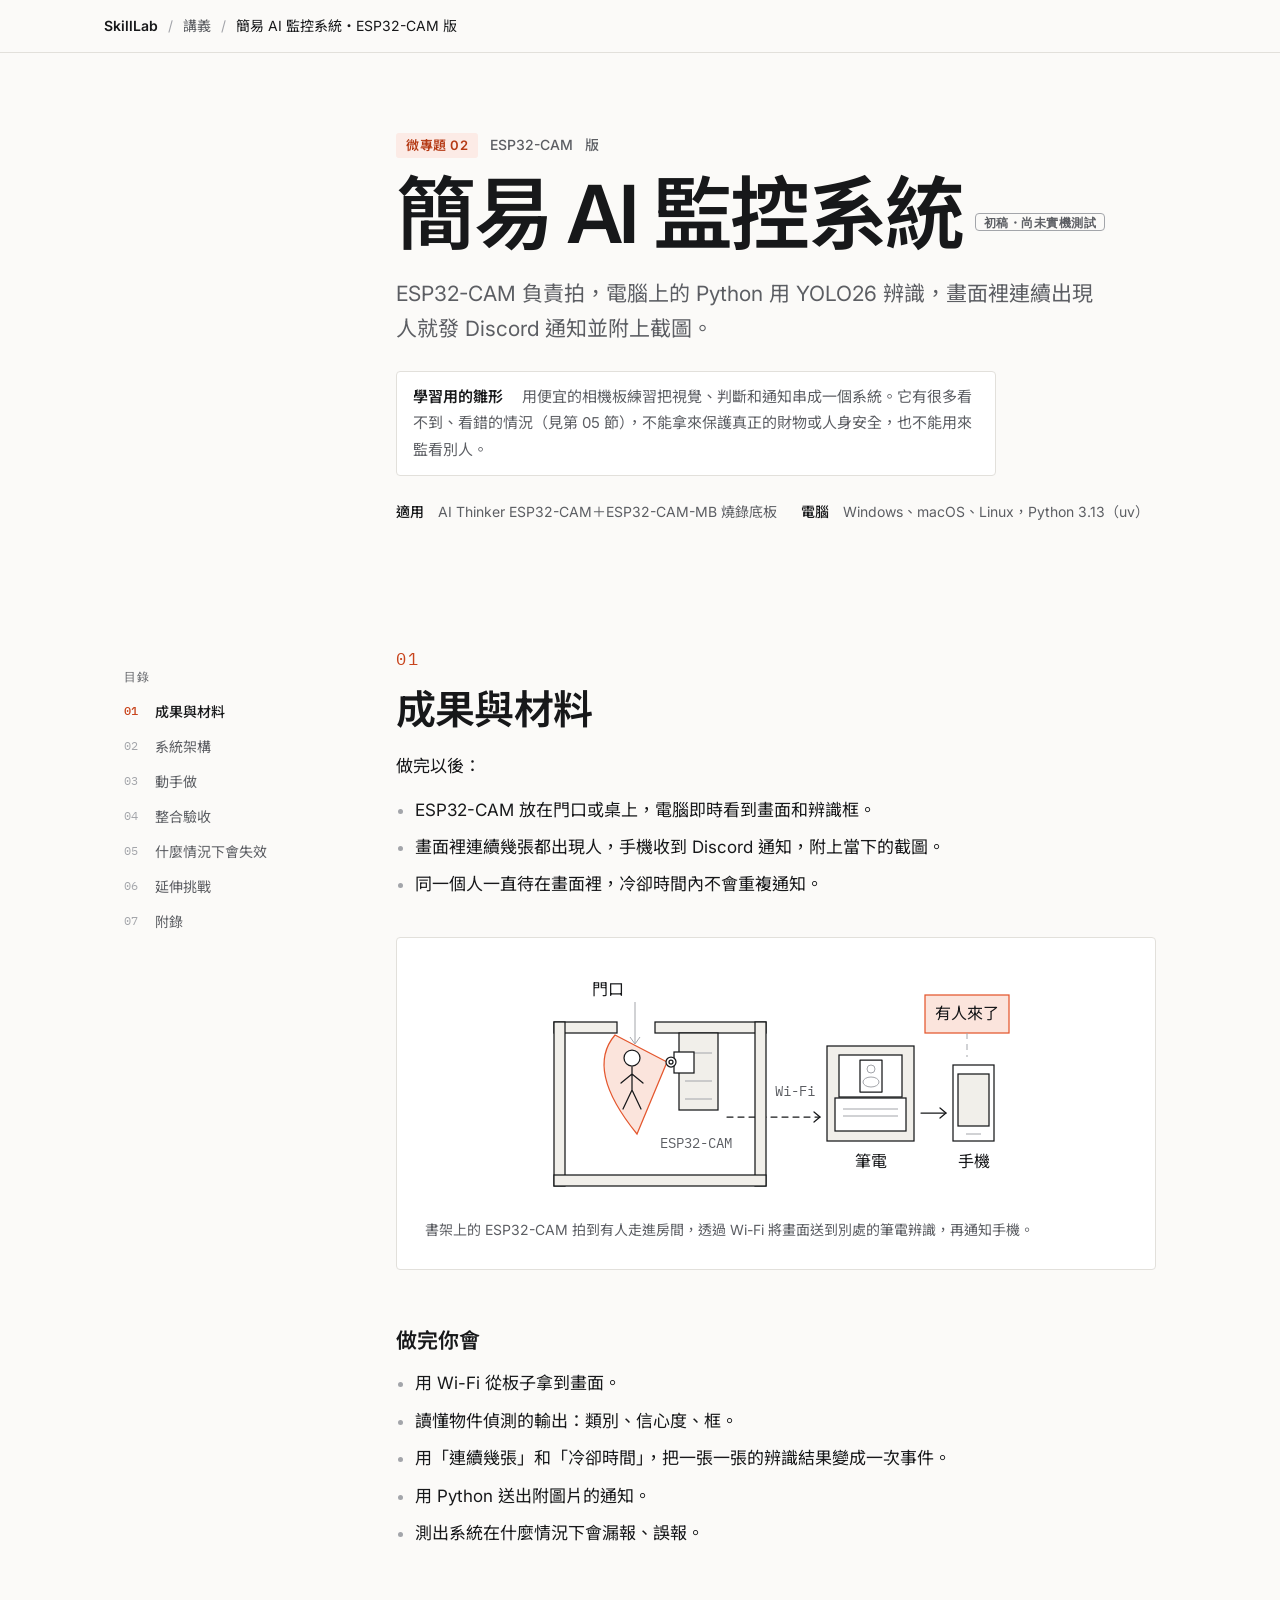
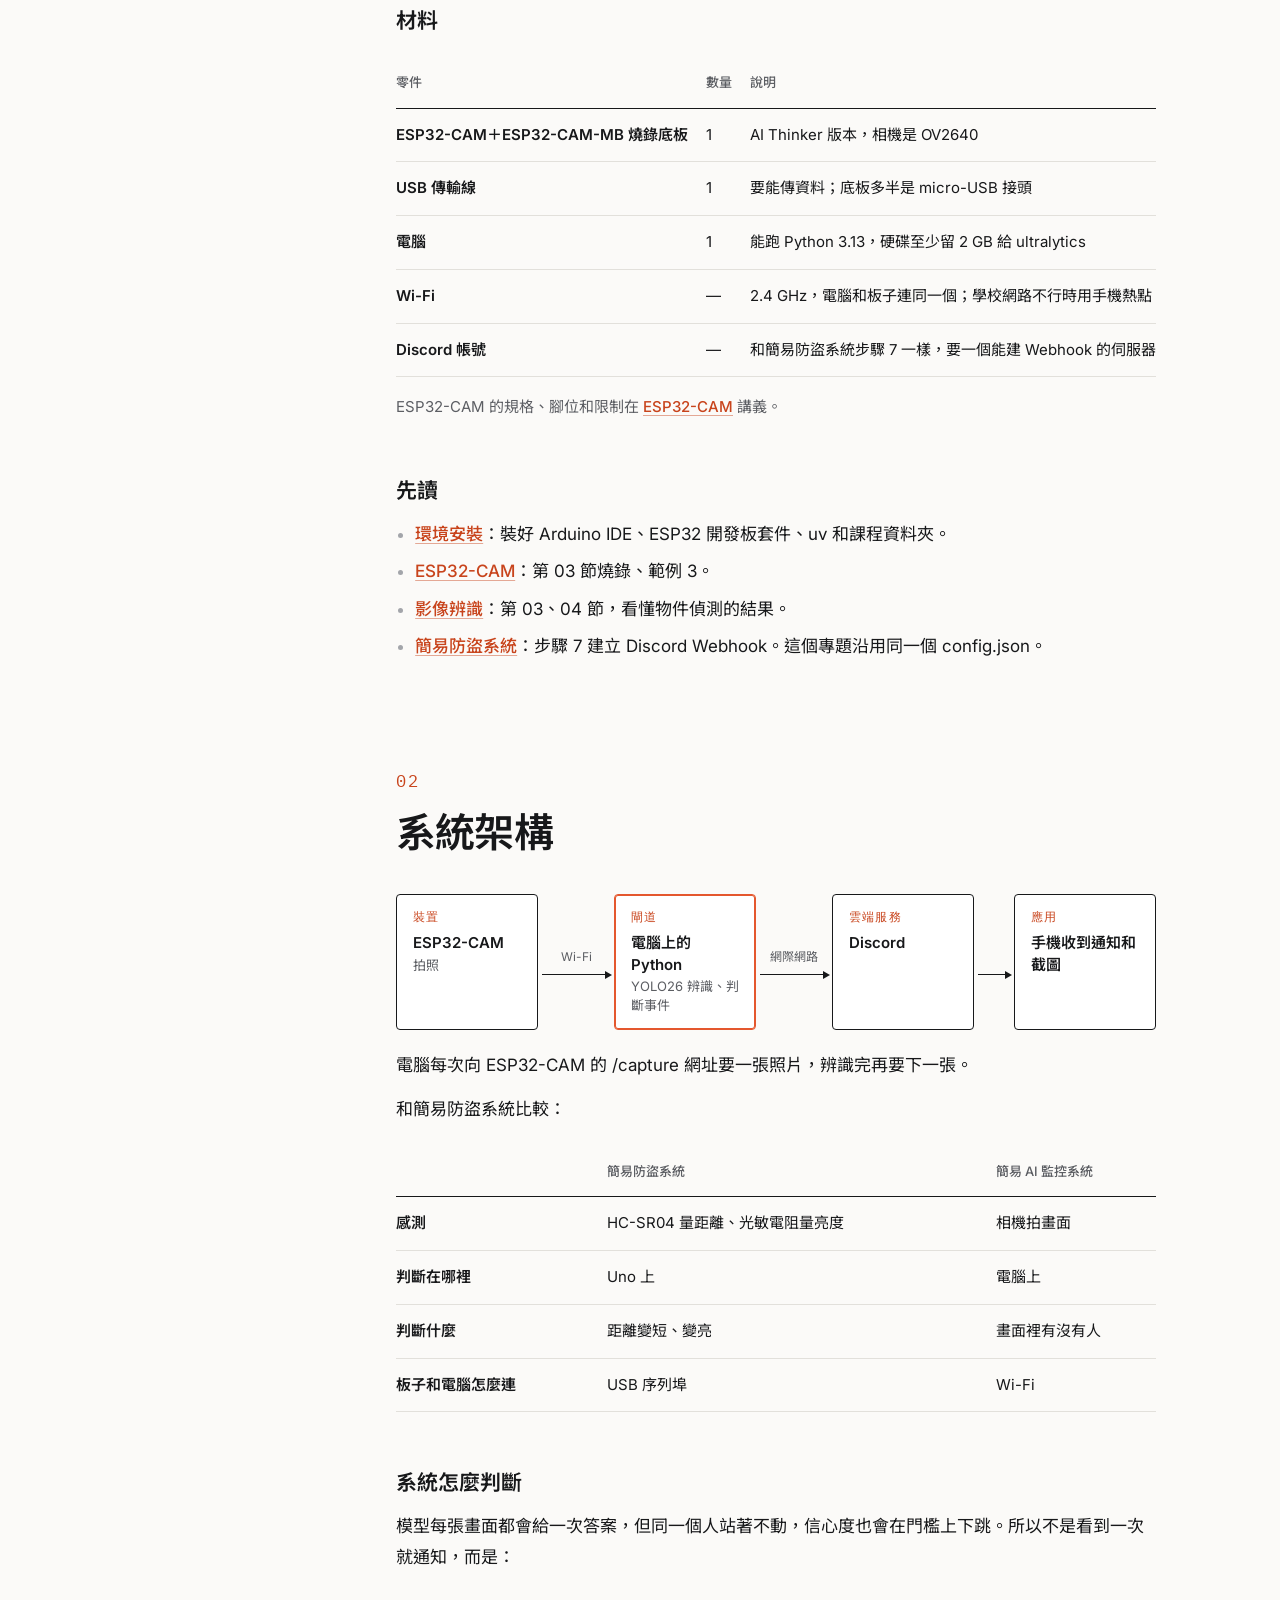
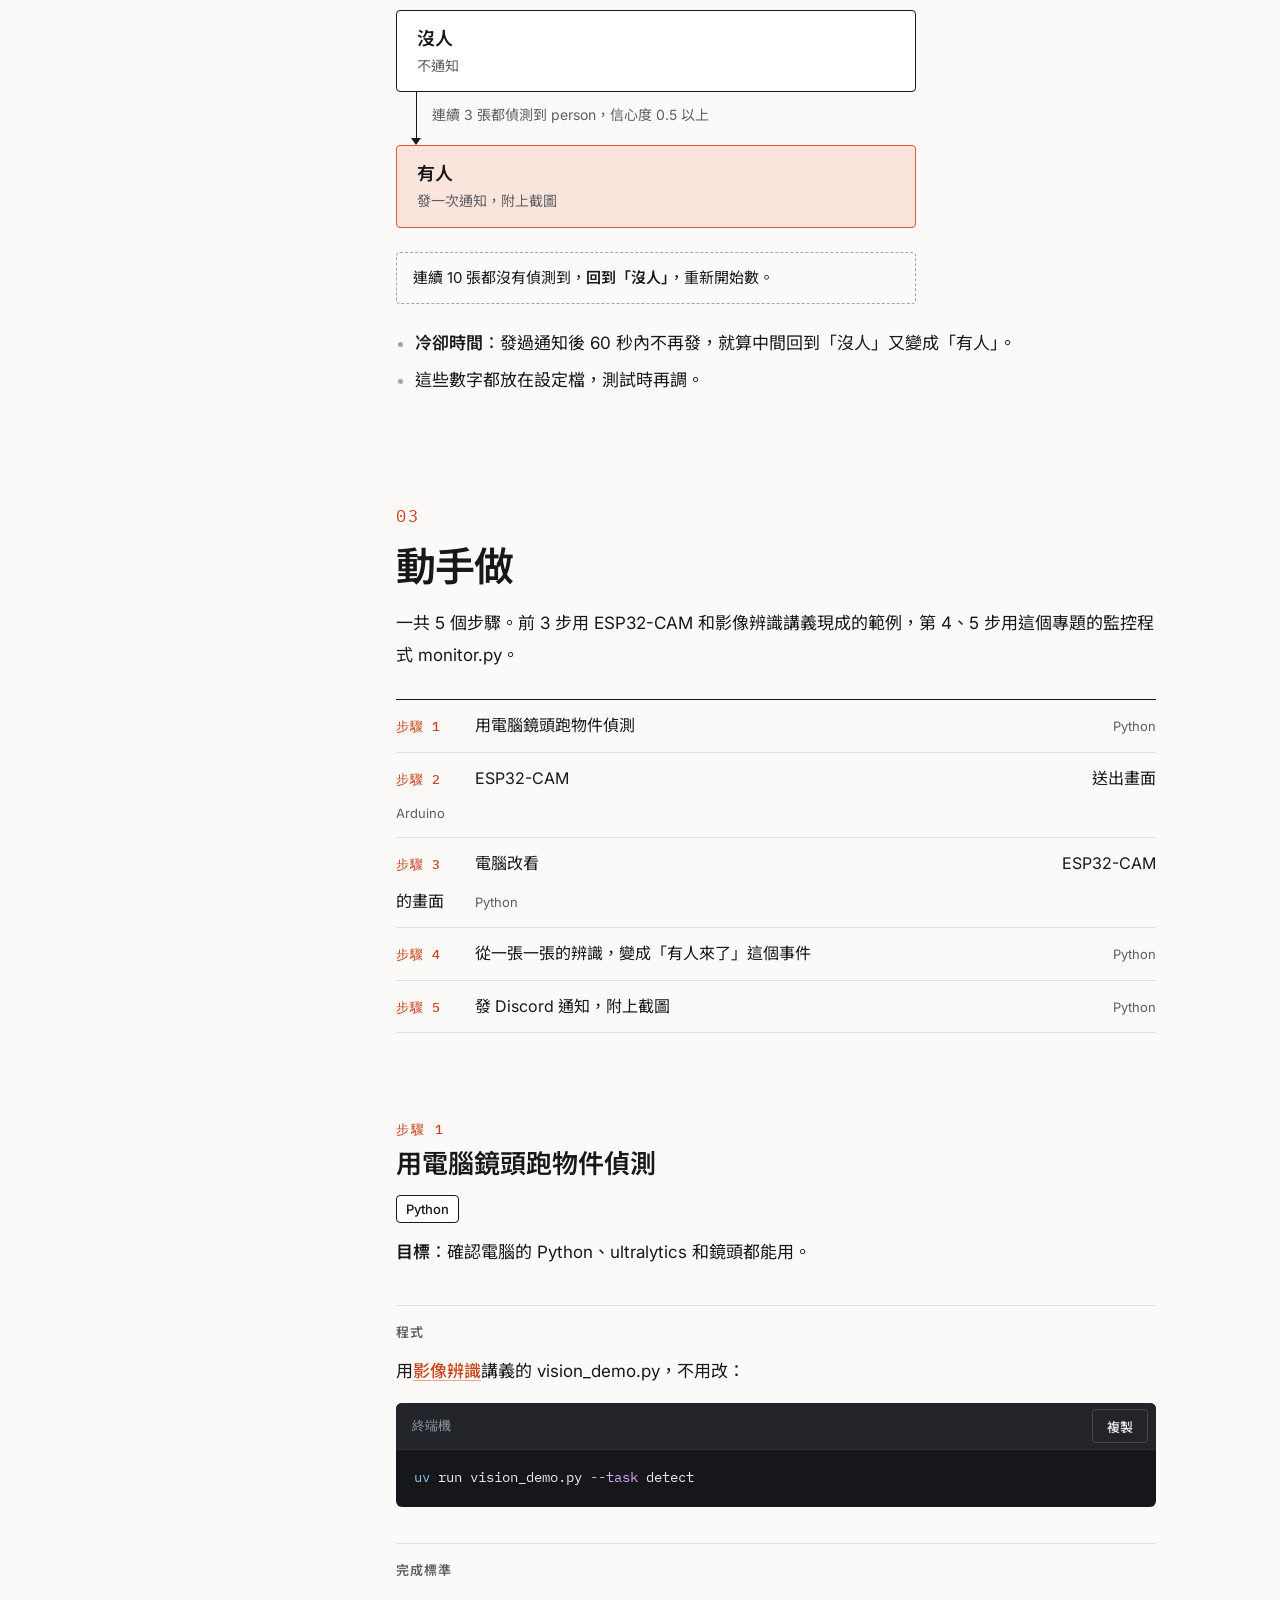
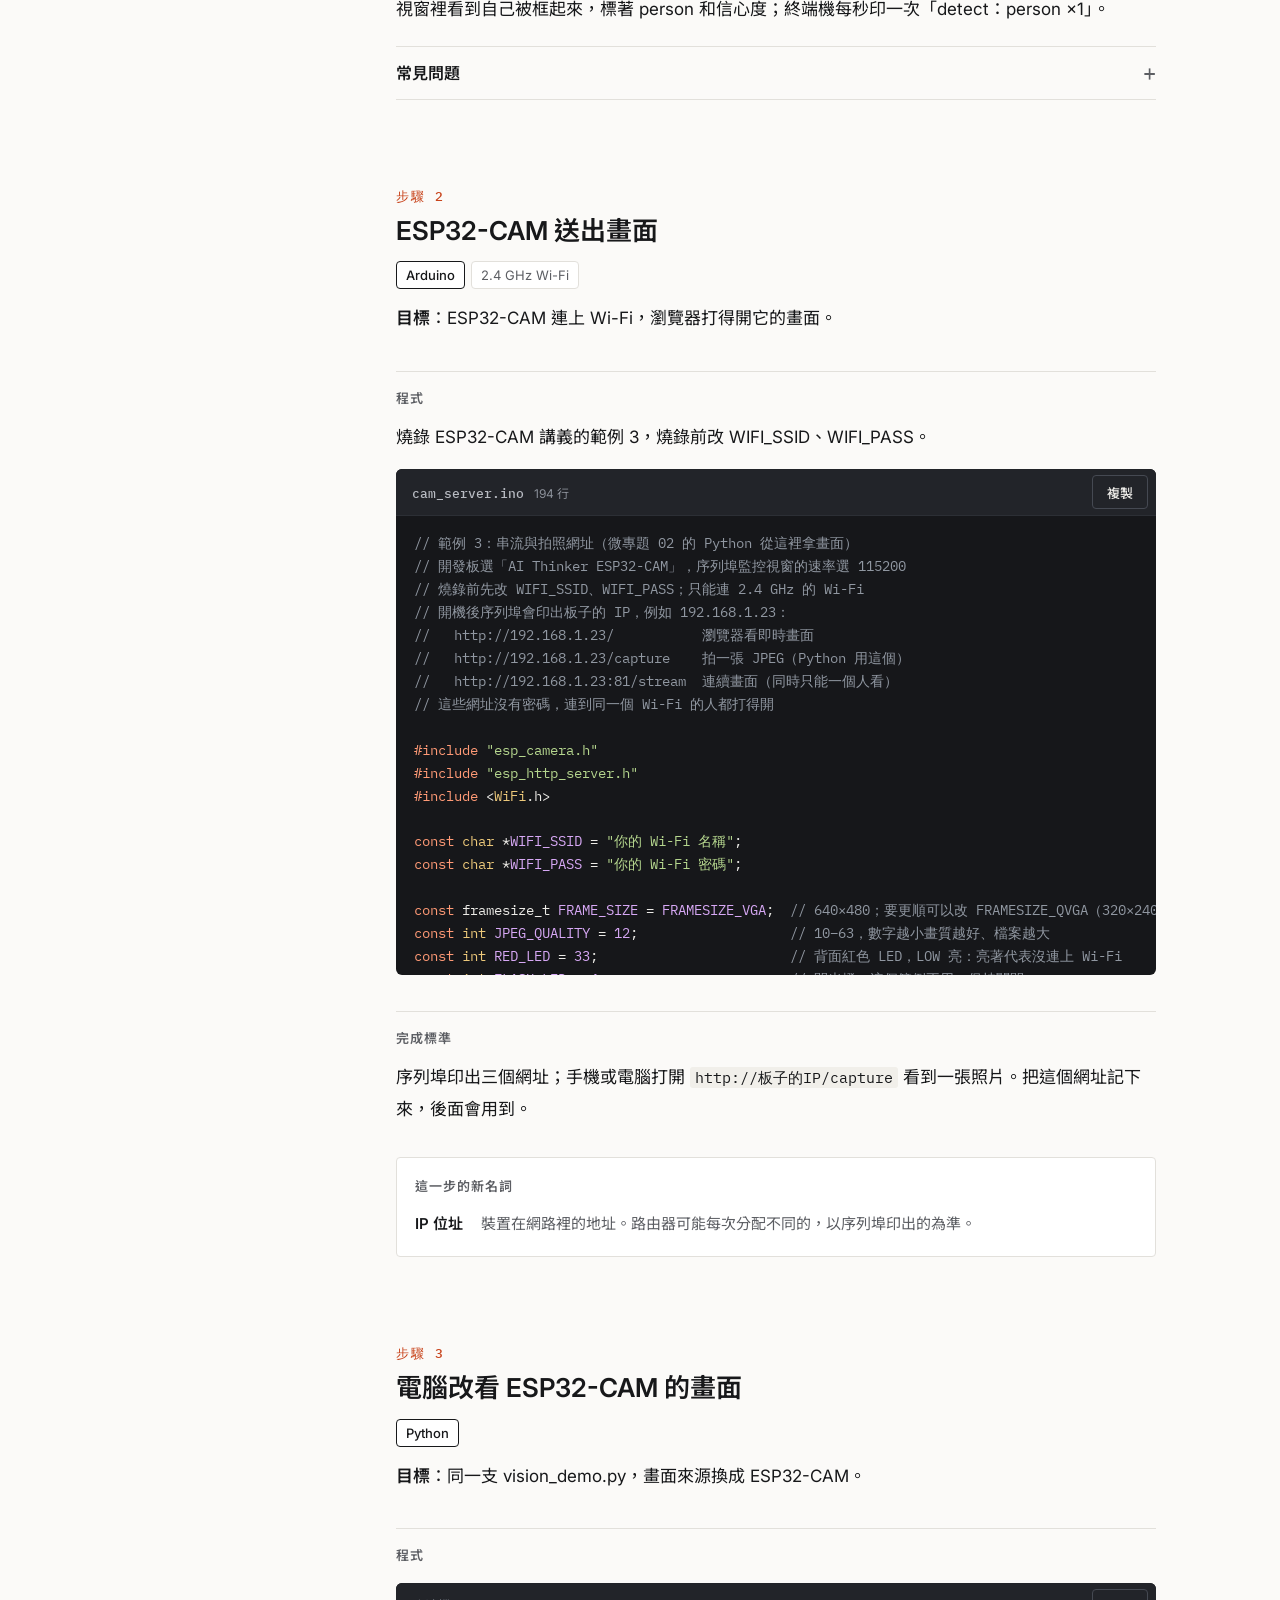
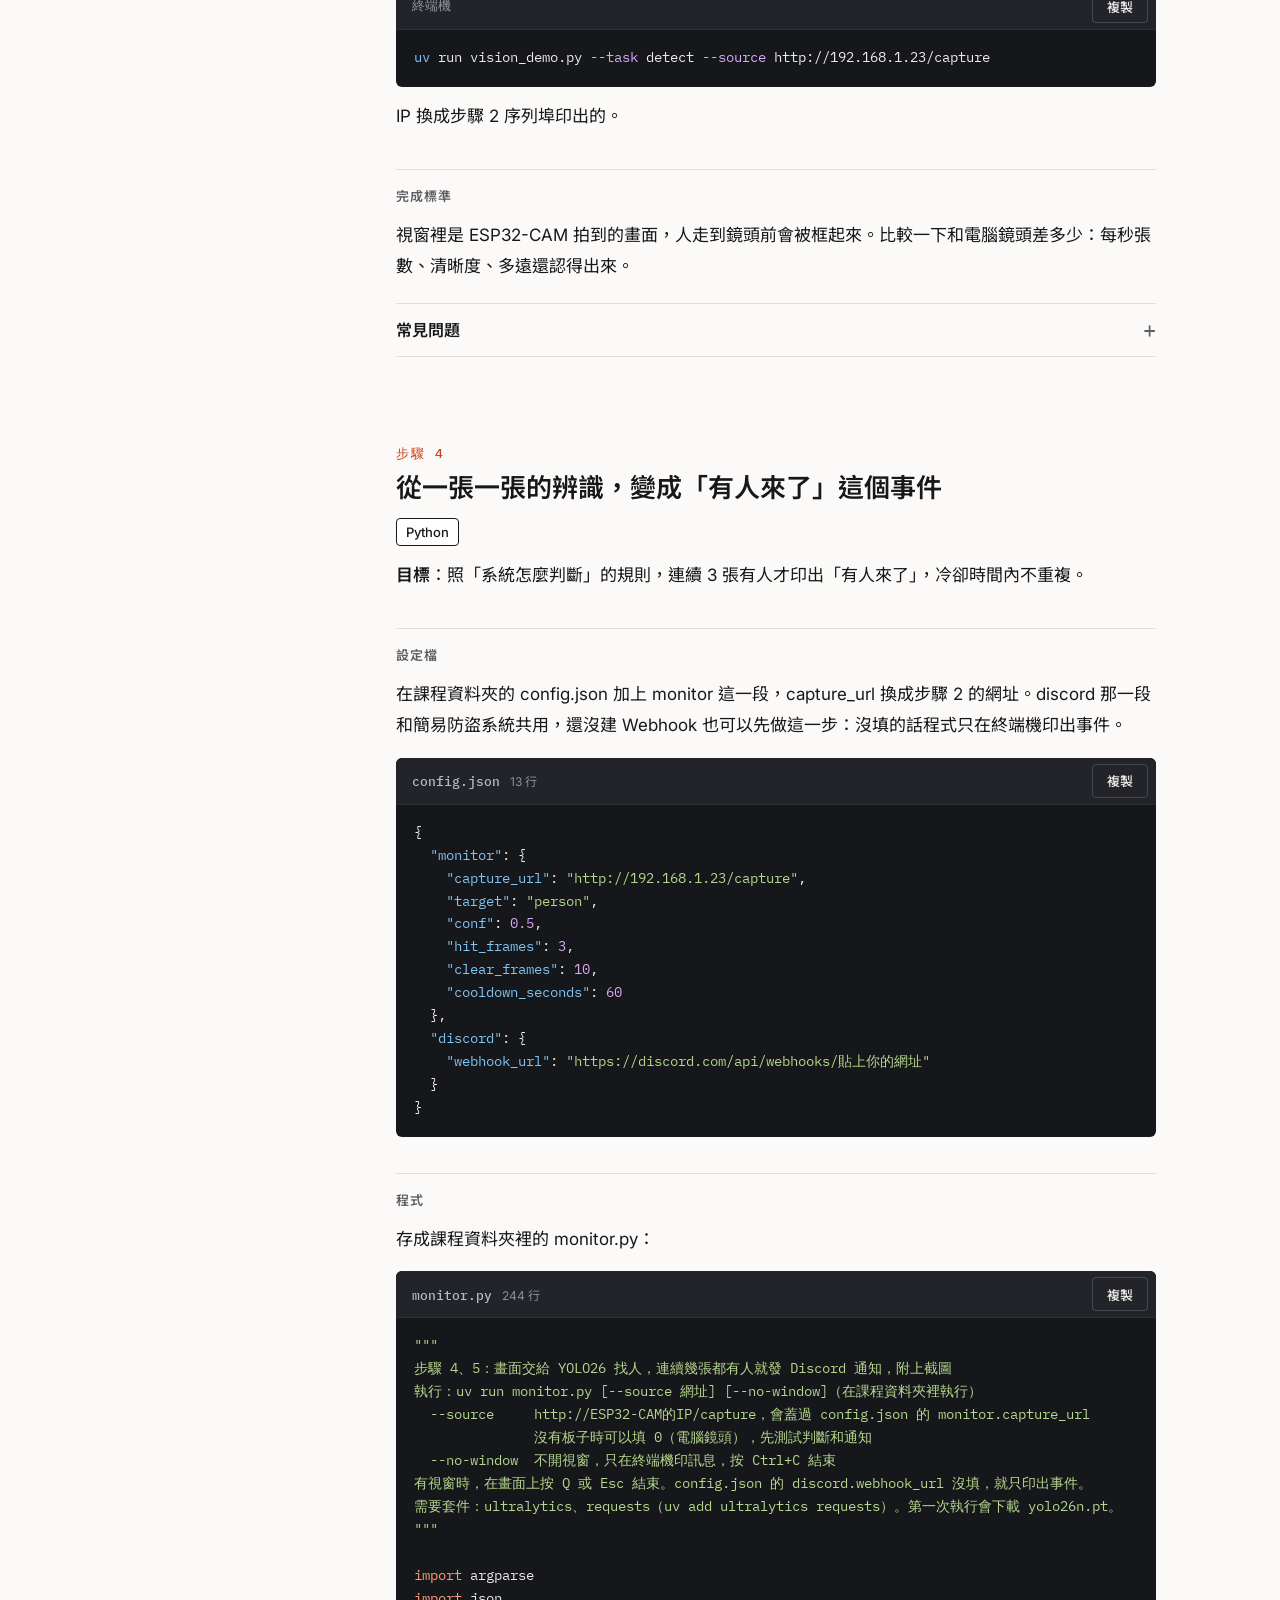
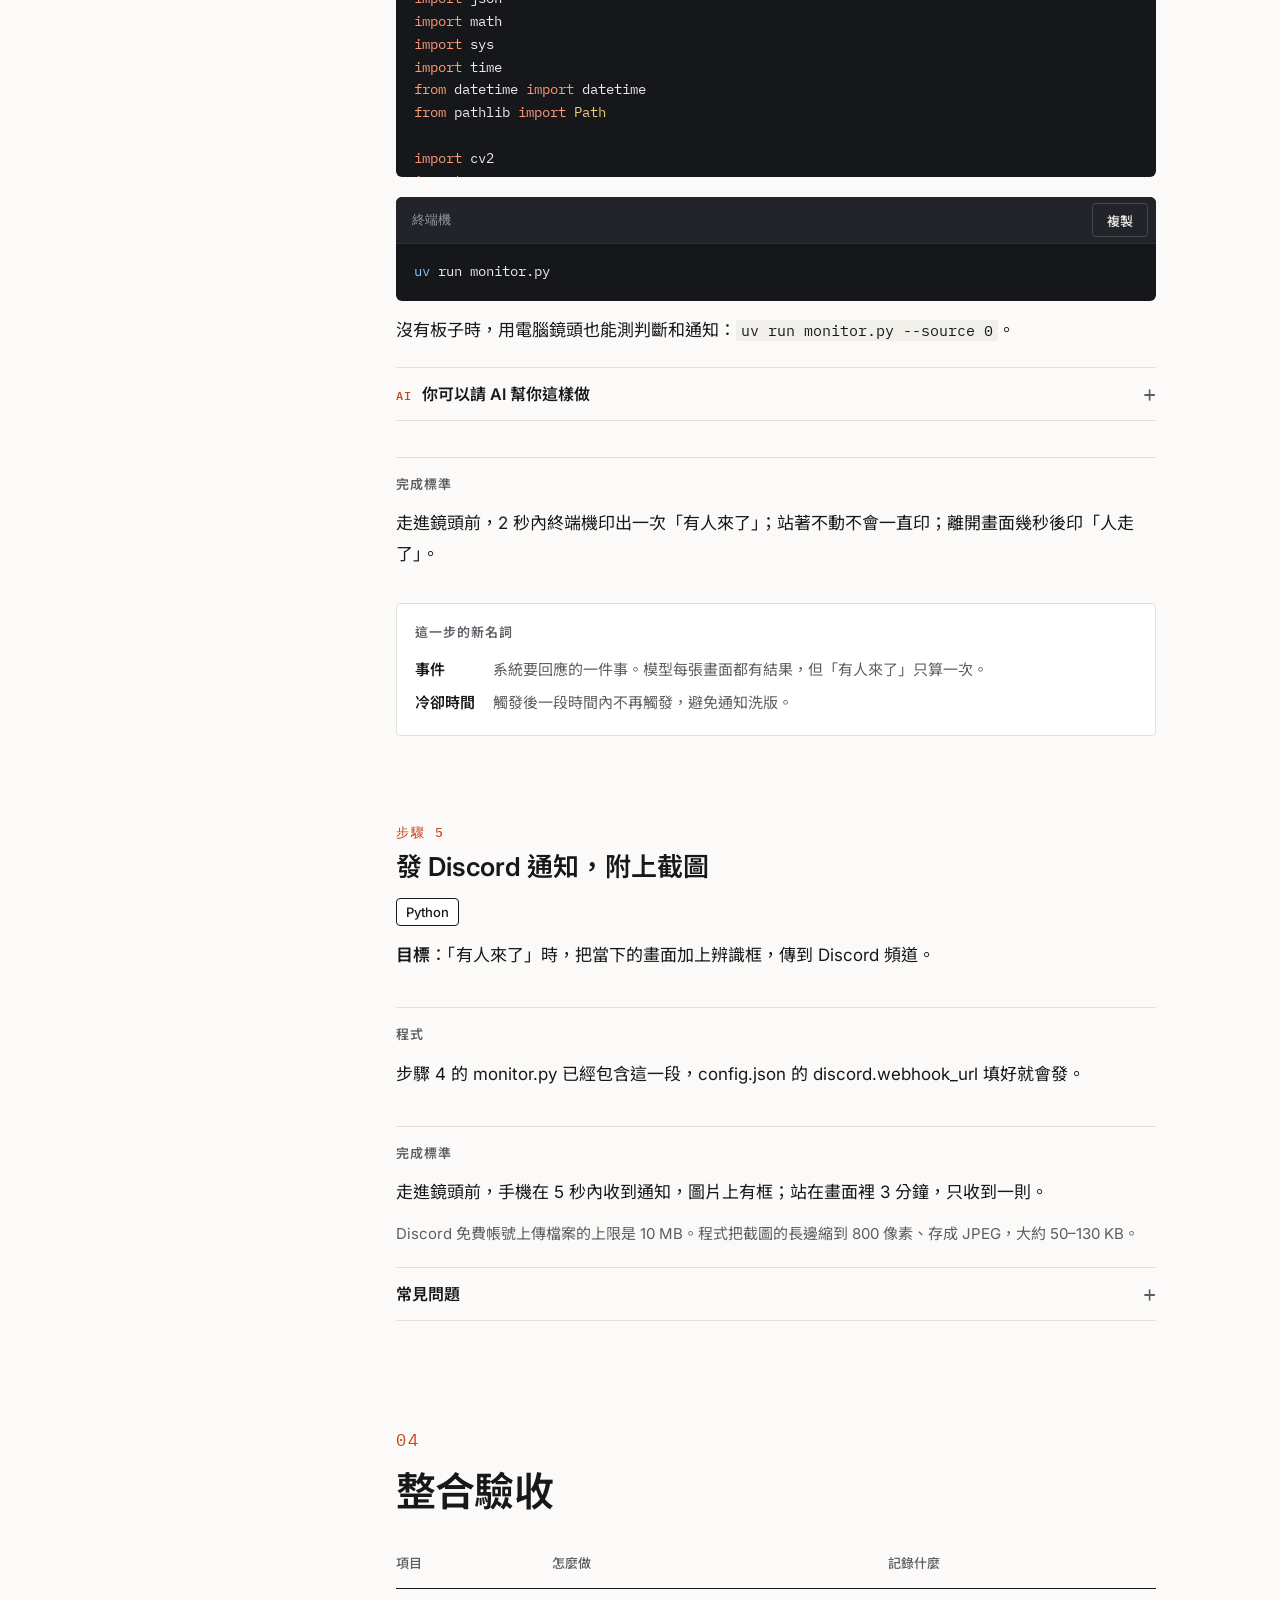
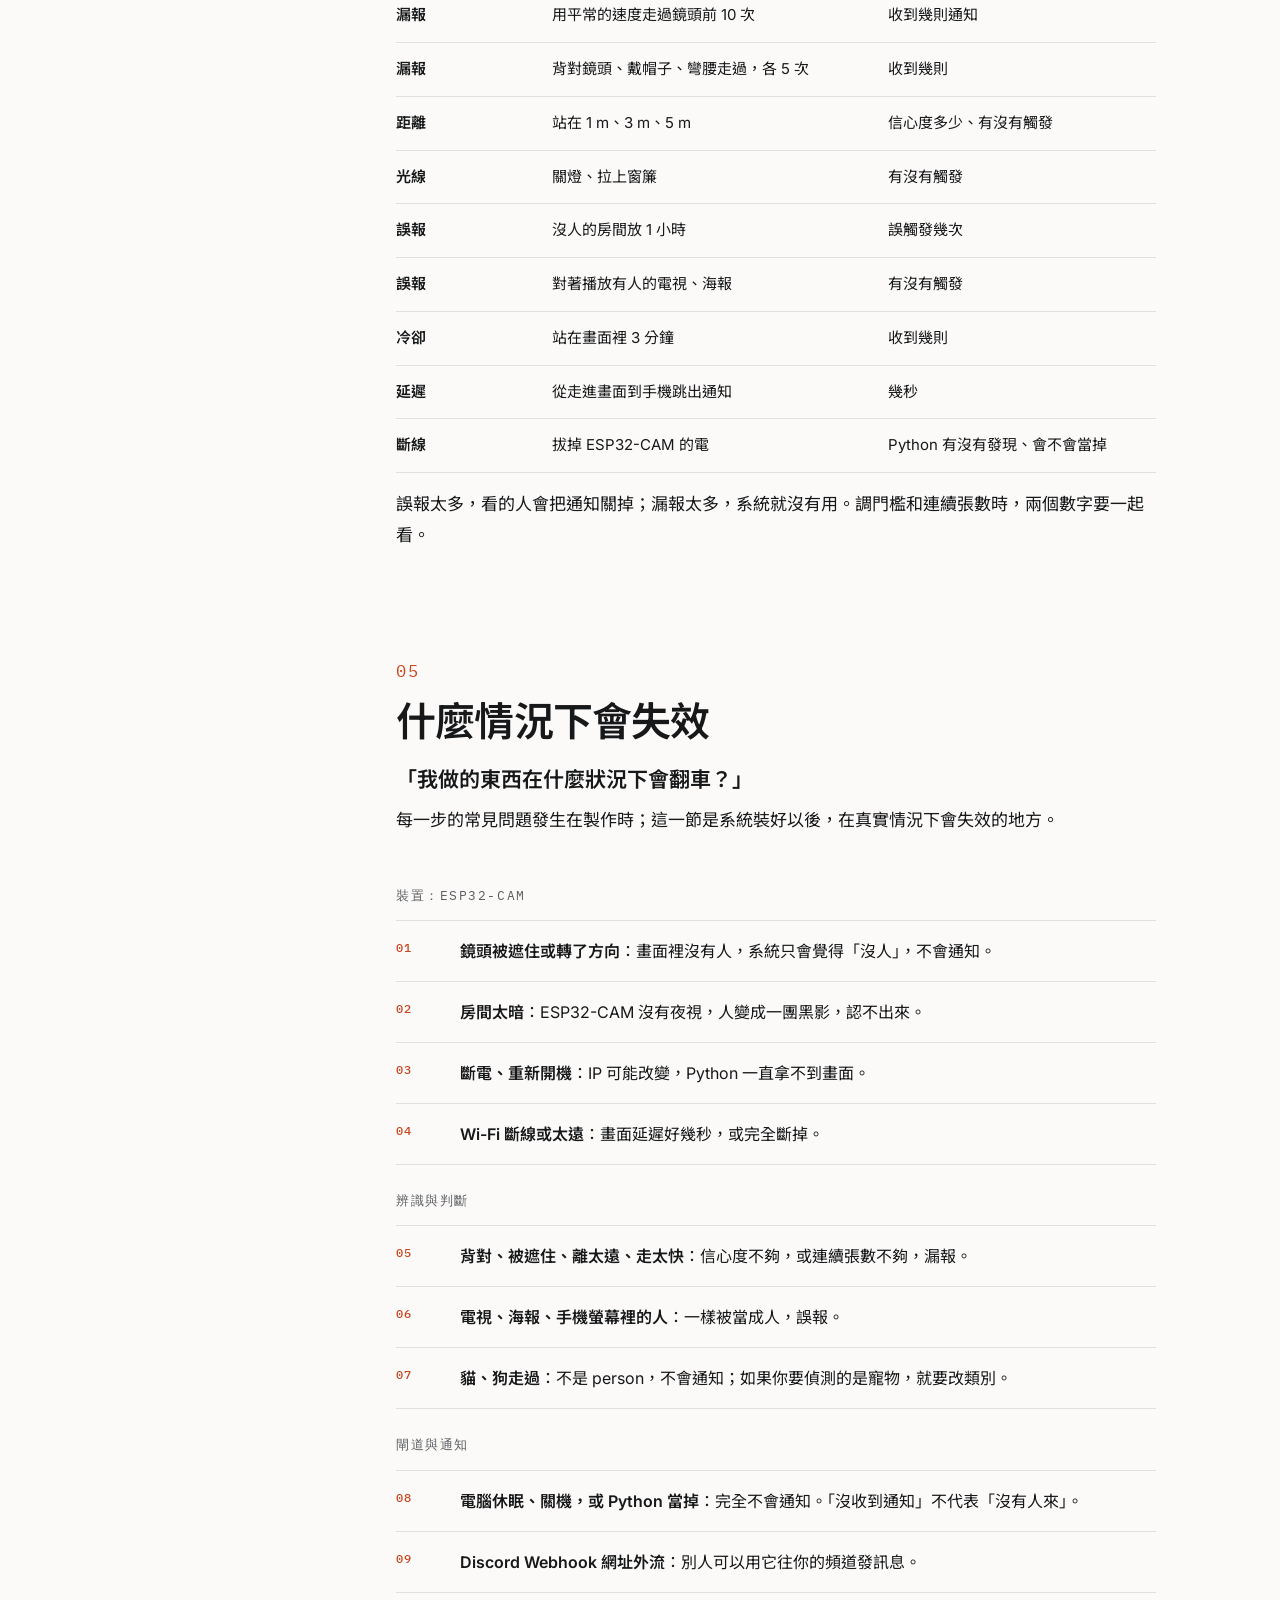
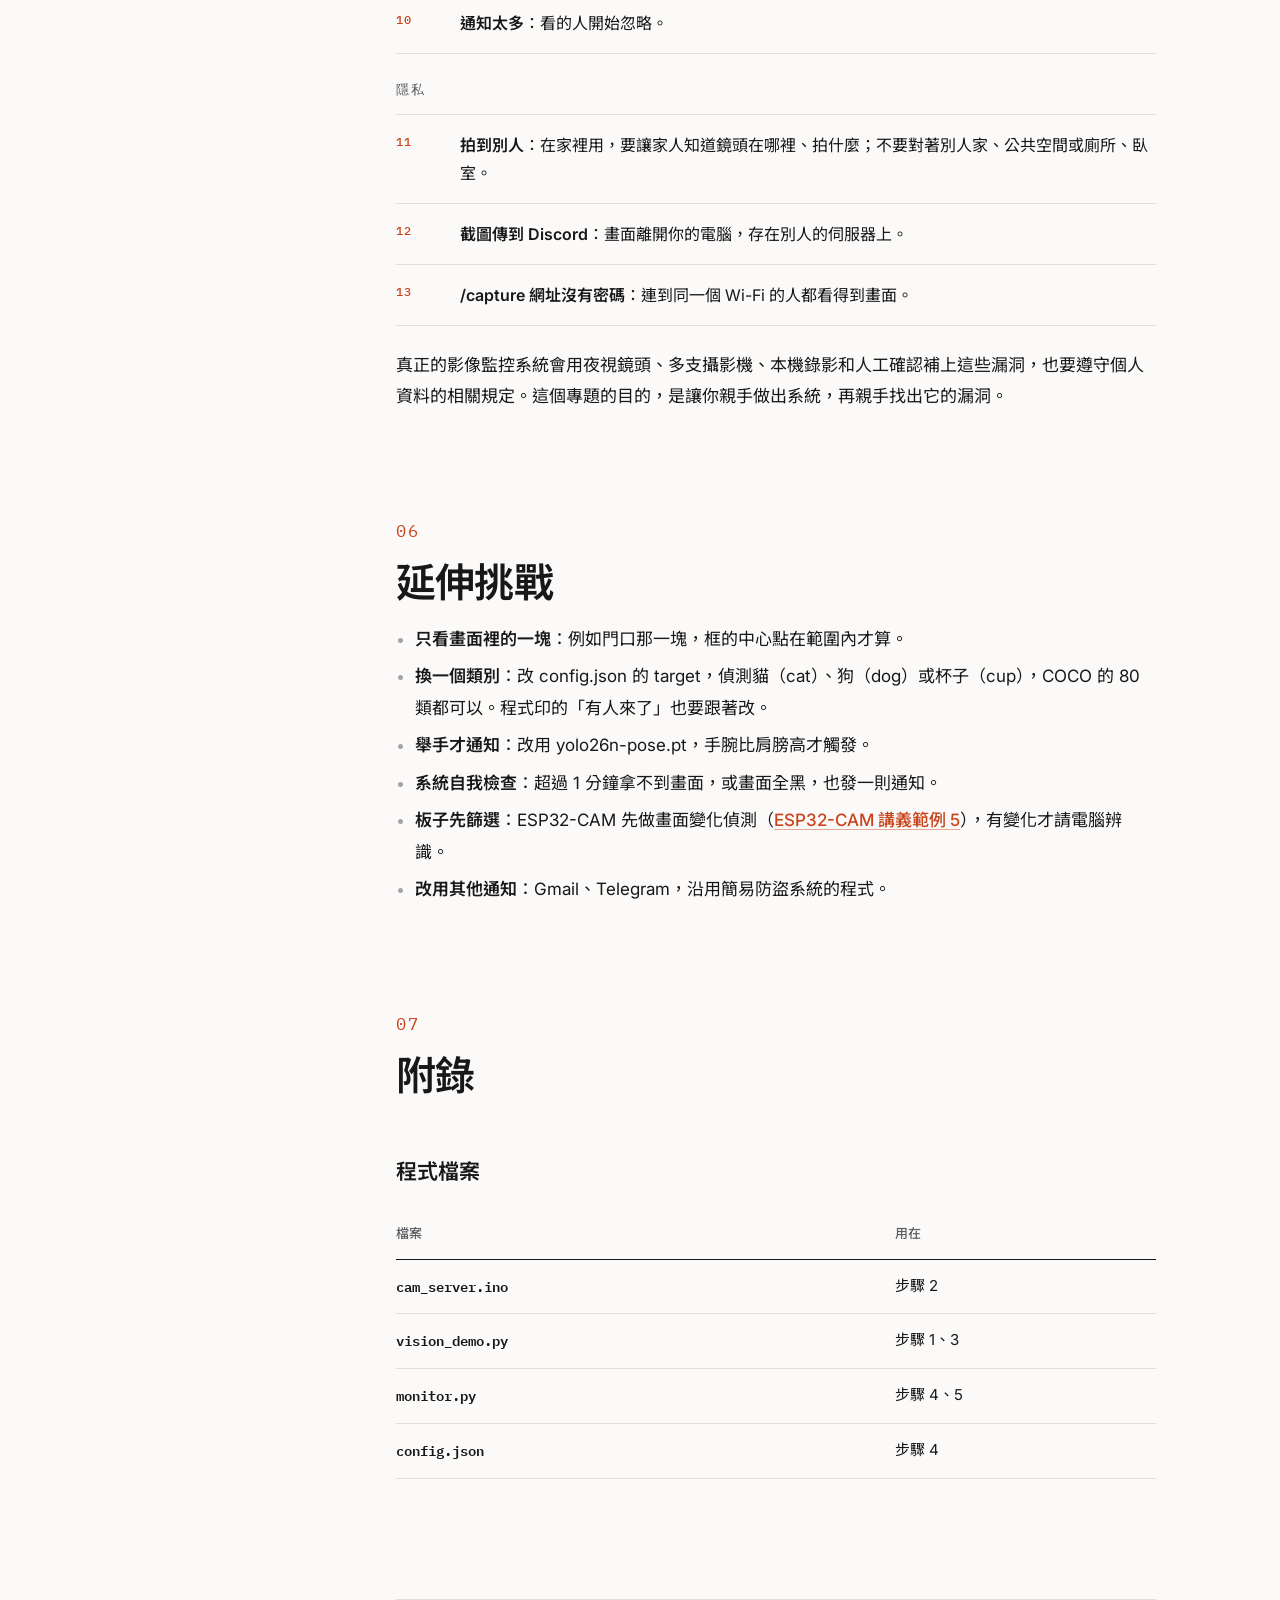
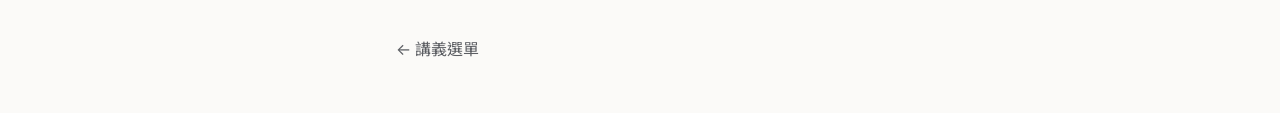
<file: handout/monitor-esp32cam.html>
<!doctype html>
<!-- 由 content/handout/monitor-esp32cam.md 產生（node tools/md2html.mjs monitor-esp32cam），內容要改 md，不要直接改這個檔 -->
<html lang="zh-Hant">
<head>
<meta charset="utf-8">
<meta name="viewport" content="width=device-width, initial-scale=1">
<title>簡易 AI 監控系統 ESP32-CAM 版｜SkillLab</title>
<link rel="preconnect" href="https://fonts.googleapis.com">
<link rel="preconnect" href="https://fonts.gstatic.com" crossorigin>
<link href="https://fonts.googleapis.com/css2?family=IBM+Plex+Mono:wght@400;500&family=Inter:wght@400;500;600;700&family=Noto+Sans+TC:wght@400;500;700&display=swap" rel="stylesheet">
<link rel="stylesheet" href="../assets/style.css">
<link rel="stylesheet" href="../assets/handout.css">
</head>
<body class="hd">
<header class="topbar"><div class="topbar-in">
  <a class="brand" href="../index.html">SkillLab</a><span class="sep">/</span>
  <a href="../handout.html">講義</a><span class="sep">/</span>
  <span class="here">簡易 AI 監控系統・<span class="nw">ESP32-CAM</span> 版</span>
</div></header>

<div class="page has-toc">
<header class="doc-head">
<p class="kicker" data-type="project"><span class="type-tag">微專題&nbsp;02</span><span class="nw">ESP32-CAM</span> 版</p>
<h1>簡易 AI 監控系統<span class="badge">初稿・尚未實機測試</span></h1>
<p class="lead"><span class="nw">ESP32-CAM</span> 負責拍，電腦上的 Python 用 YOLO26 辨識，畫面裡連續出現人就發 Discord 通知並附上截圖。</p>
<p class="scope"><b>學習用的雛形</b>　用便宜的相機板練習把視覺、判斷和通知串成一個系統。它有很多看不到、看錯的情況（見第 05 節），不能拿來保護真正的財物或人身安全，也不能用來監看別人。</p>
<p class="meta"><span><b>適用</b>　AI&nbsp;Thinker&nbsp;<span class="nw">ESP32-CAM</span>＋<span class="nw">ESP32-CAM-MB</span> 燒錄底板</span><span><b>電腦</b>　Windows、macOS、Linux，Python 3.13（uv）</span></p>
</header>
<nav class="toc" aria-label="目錄">
<p class="toc-h">目錄</p>
<ol>
<li><a href="#s1"><span class="n">01</span>成果與材料</a></li>
<li><a href="#s2"><span class="n">02</span>系統架構</a></li>
<li><a href="#s3"><span class="n">03</span>動手做</a></li>
<li><a href="#s4"><span class="n">04</span>整合驗收</a></li>
<li><a href="#s5"><span class="n">05</span>什麼情況下會失效</a></li>
<li><a href="#s6"><span class="n">06</span>延伸挑戰</a></li>
<li><a href="#s7"><span class="n">07</span>附錄</a></li>
</ol>
</nav>
<main class="doc">
<section class="sec" id="s1" aria-labelledby="s1-h">
<p class="sec-no">01</p>
<h2 id="s1-h">成果與材料</h2>
<p>做完以後：</p>
<ul class="prose">
<li><span class="nw">ESP32-CAM</span> 放在門口或桌上，電腦即時看到畫面和辨識框。</li>
<li>畫面裡連續幾張都出現人，手機收到 Discord 通知，附上當下的截圖。</li>
<li>同一個人一直待在畫面裡，冷卻時間內不會重複通知。</li>
</ul>
<figure class="figure panel lead-in">
  <svg class="dg" viewBox="0 0 480 240" role="img" aria-label="房間門口旁的書架上有 ESP32-CAM，鏡頭拍到走進房間的人，透過 Wi-Fi 將畫面送到房間外的筆電辨識，再通知手機" xmlns="http://www.w3.org/2000/svg">
    <path class="tint" d="M 131 96 L 79 69 Q 49 104 101 168 Z"/>

    <line class="ln dash" x1="191" y1="151" x2="284" y2="151"/>
    <path class="ln" d="M 278 146 L 284 151 L 278 156"/>

    <rect class="shade" x="18" y="56" width="63" height="11"/>
    <rect class="shade" x="119" y="56" width="111" height="11"/>
    <rect class="shade" x="18" y="56" width="11" height="164"/>
    <rect class="shade" x="219" y="56" width="11" height="164"/>
    <rect class="shade" x="18" y="209" width="212" height="11"/>

    <text x="72" y="29" text-anchor="middle">門口</text>
    <line class="ln2" x1="99" y1="36" x2="99" y2="77"/>
    <path class="ln2" d="M 94 71 L 99 78 L 104 71"/>

    <circle class="face" cx="96" cy="92" r="8"/>
    <path class="ln" d="M 96 101 V 124 M 96 108 L 85 117 M 96 108 L 107 117 M 96 124 L 87 143 M 96 124 L 105 143"/>

    <rect class="shade" x="143" y="67" width="39" height="77"/>
    <line class="ln2" x1="149" y1="87" x2="176" y2="87"/>
    <line class="ln2" x1="149" y1="115" x2="176" y2="115"/>
    <line class="ln2" x1="149" y1="133" x2="176" y2="133"/>
    <rect class="face" x="138" y="86" width="20" height="21"/>
    <circle class="face" cx="135" cy="96" r="5"/>
    <circle class="ln" cx="135" cy="96" r="2"/>
    <text class="tm" x="160" y="182" text-anchor="middle">ESP32-CAM</text>

    <text class="tm" x="259" y="130" text-anchor="middle">Wi-Fi</text>
    <rect class="shade" x="291" y="80" width="87" height="95"/>
    <rect class="face" x="303" y="89" width="63" height="42"/>
    <rect class="ln" x="324" y="94" width="22" height="32"/>
    <circle class="ln2" cx="335" cy="103" r="4"/>
    <ellipse class="ln2" cx="335" cy="116" rx="8" ry="5"/>
    <rect class="face" x="299" y="132" width="71" height="33"/>
    <line class="ln2" x1="307" y1="143" x2="362" y2="143"/>
    <line class="ln2" x1="307" y1="150" x2="362" y2="150"/>
    <text x="335" y="201" text-anchor="middle">筆電</text>

    <line class="ln" x1="385" y1="147" x2="410" y2="147"/>
    <path class="ln" d="M 404 142 L 410 147 L 404 152"/>
    <rect class="tint" x="389" y="29" width="84" height="38"/>
    <text x="431" y="53" text-anchor="middle">有人來了</text>
    <line class="ln2 dash" x1="431" y1="67" x2="431" y2="91"/>
    <rect class="face" x="417" y="99" width="41" height="76"/>
    <rect class="shade" x="422" y="108" width="31" height="52"/>
    <line class="ln2" x1="430" y1="168" x2="445" y2="168"/>
    <text x="438" y="201" text-anchor="middle">手機</text>
  </svg>
  <figcaption>書架上的 <span class="nw">ESP32-CAM</span> 拍到有人走進房間，透過 <span class="nw">Wi-Fi</span> 將畫面送到別處的筆電辨識，再通知手機。</figcaption>
</figure>
<h3>做完你會</h3>
<ul class="prose">
<li>用 <span class="nw">Wi-Fi</span> 從板子拿到畫面。</li>
<li>讀懂物件偵測的輸出：類別、信心度、框。</li>
<li>用「連續幾張」和「冷卻時間」，把一張一張的辨識結果變成一次事件。</li>
<li>用 Python 送出附圖片的通知。</li>
<li>測出系統在什麼情況下會漏報、誤報。</li>
</ul>
<h3>材料</h3>
<div class="table-wrap"><table class="tbl stack"><thead><tr><th scope="col">零件</th><th scope="col">數量</th><th scope="col">說明</th></tr></thead><tbody>
<tr><th scope="row"><span class="nw">ESP32-CAM</span>＋<span class="nw">ESP32-CAM-MB</span> 燒錄底板</th><td data-label="數量">1</td><td data-label="說明">AI Thinker 版本，相機是 OV2640</td></tr>
<tr><th scope="row">USB 傳輸線</th><td data-label="數量">1</td><td data-label="說明">要能傳資料；底板多半是 <span class="nw">micro-USB</span> 接頭</td></tr>
<tr><th scope="row">電腦</th><td data-label="數量">1</td><td data-label="說明">能跑 Python 3.13，硬碟至少留 2&nbsp;GB 給 ultralytics</td></tr>
<tr><th scope="row"><span class="nw">Wi-Fi</span></th><td data-label="數量">—</td><td data-label="說明">2.4&nbsp;GHz，電腦和板子連同一個；學校網路不行時用手機熱點</td></tr>
<tr><th scope="row">Discord 帳號</th><td data-label="數量">—</td><td data-label="說明">和簡易防盜系統步驟 7 一樣，要一個能建 Webhook 的伺服器</td></tr>
</tbody></table></div>
<p class="note"><span class="nw">ESP32-CAM</span> 的規格、腳位和限制在 <a href="esp32-cam.html"><span class="nw">ESP32-CAM</span></a> 講義。</p>
<h3>先讀</h3>
<ul class="prose">
<li><a href="setup.html">環境安裝</a>：裝好 Arduino&nbsp;IDE、ESP32 開發板套件、uv 和課程資料夾。</li>
<li><a href="esp32-cam.html"><span class="nw">ESP32-CAM</span></a>：第 03 節燒錄、範例 3。</li>
<li><a href="vision.html">影像辨識</a>：第 03、04 節，看懂物件偵測的結果。</li>
<li><a href="alarm-uno.html#step7">簡易防盜系統</a>：步驟 7 建立 Discord Webhook。這個專題沿用同一個 config.json。</li>
</ul>
</section>
<section class="sec" id="s2" aria-labelledby="s2-h">
<p class="sec-no">02</p>
<h2 id="s2-h">系統架構</h2>
<figure class="figure arch lead-in">
<ol class="arch-sys" style="--cols: minmax(0, 1fr) 76px minmax(0, 1fr) 76px minmax(0, 1fr) 40px minmax(0, 1fr)">
<li class="arch-box"><p class="arch-h">裝置</p><p class="arch-m"><span class="nw">ESP32-CAM</span><span class="arch-sub">拍照</span></p></li>
<li class="arch-link"><span class="nw">Wi-Fi</span></li>
<li class="arch-box is-core"><p class="arch-h">閘道</p><p class="arch-m">電腦上的 Python<span class="arch-sub">YOLO26 辨識、判斷事件</span></p></li>
<li class="arch-link">網際網路</li>
<li class="arch-box"><p class="arch-h">雲端服務</p><p class="arch-m">Discord</p></li>
<li class="arch-link"></li>
<li class="arch-box"><p class="arch-h">應用</p><p class="arch-m">手機收到通知和截圖</p></li>
</ol>
</figure>
<p>電腦每次向 <span class="nw">ESP32-CAM</span> 的 /capture 網址要一張照片，辨識完再要下一張。</p>
<p>和簡易防盜系統比較：</p>
<div class="table-wrap"><table class="tbl stack"><thead><tr><th></th><th scope="col">簡易防盜系統</th><th scope="col">簡易 AI 監控系統</th></tr></thead><tbody>
<tr><th scope="row">感測</th><td data-label="簡易防盜系統"><span class="nw">HC-SR04</span> 量距離、光敏電阻量亮度</td><td data-label="簡易 AI 監控系統">相機拍畫面</td></tr>
<tr><th scope="row">判斷在哪裡</th><td data-label="簡易防盜系統">Uno 上</td><td data-label="簡易 AI 監控系統">電腦上</td></tr>
<tr><th scope="row">判斷什麼</th><td data-label="簡易防盜系統">距離變短、變亮</td><td data-label="簡易 AI 監控系統">畫面裡有沒有人</td></tr>
<tr><th scope="row">板子和電腦怎麼連</th><td data-label="簡易防盜系統">USB 序列埠</td><td data-label="簡易 AI 監控系統"><span class="nw">Wi-Fi</span></td></tr>
</tbody></table></div>
<h3>系統怎麼判斷</h3>
<p>模型每張畫面都會給一次答案，但同一個人站著不動，信心度也會在門檻上下跳。所以不是看到一次就通知，而是：</p>
<ol class="states">
<li class="st"><p class="st-name">沒人</p><p class="st-out">不通知</p></li>
<li class="tr">連續 3 張都偵測到 person，信心度 0.5 以上</li>
<li class="st is-alarm"><p class="st-name">有人</p><p class="st-out">發一次通知，附上截圖</p></li>
</ol>
<p class="st-loop">連續 10 張都沒有偵測到，<b>回到「沒人」</b>，重新開始數。</p>
<ul class="prose">
<li><b>冷卻時間</b>：發過通知後 60 秒內不再發，就算中間回到「沒人」又變成「有人」。</li>
<li>這些數字都放在設定檔，測試時再調。</li>
</ul>
</section>
<section class="sec" id="s3" aria-labelledby="s3-h">
<p class="sec-no">03</p>
<h2 id="s3-h">動手做</h2>
<p>一共 5 個步驟。前 3 步用 <span class="nw">ESP32-CAM</span> 和影像辨識講義現成的範例，第 4、5 步用這個專題的監控程式 monitor.py。</p>
<ol class="ex-index lead-in">
<li><a href="#step1"><span class="n">步驟 1</span>用電腦鏡頭跑物件偵測<span class="k">Python</span></a></li>
<li><a href="#step2"><span class="n">步驟 2</span><span class="nw">ESP32-CAM</span> 送出畫面<span class="k">Arduino</span></a></li>
<li><a href="#step3"><span class="n">步驟 3</span>電腦改看 <span class="nw">ESP32-CAM</span> 的畫面<span class="k">Python</span></a></li>
<li><a href="#step4"><span class="n">步驟 4</span>從一張一張的辨識，變成「有人來了」這個事件<span class="k">Python</span></a></li>
<li><a href="#step5"><span class="n">步驟 5</span>發 Discord 通知，附上截圖<span class="k">Python</span></a></li>
</ol>
<article class="ex" id="step1" aria-labelledby="step1-h">
<p class="ex-no">步驟 1</p>
<h3 id="step1-h">用電腦鏡頭跑物件偵測</h3>
<p class="ex-tags"><span class="kind">Python</span></p>
<p class="ex-goal"><b>目標</b>：確認電腦的 Python、ultralytics 和鏡頭都能用。</p>
<p class="ex-h">程式</p>
<p>用<a href="vision.html#s7">影像辨識</a>講義的 vision_demo.py，不用改：</p>
<div class="code" data-lang="sh">
<div class="code-bar"><span class="code-name">終端機</span><button class="copy" type="button" aria-label="複製 uv run vision_demo.py --task detect">複製</button></div>
<pre tabindex="0"><code data-lang="sh"><span class="f">uv</span> run vision_demo.py <span class="n">--task</span> detect</code></pre>
</div>
<p class="ex-h">完成標準</p>
<p>視窗裡看到自己被框起來，標著 person 和信心度；終端機每秒印一次「detect：person ×1」。</p>
<details class="fold">
<summary>常見問題</summary>
<div class="fold-body">
<ul class="prose">
<li><b>打不開鏡頭</b>：照影像辨識講義第 07 節，允許終端機使用相機。</li>
<li><b>第一次執行很久沒反應</b>：正在下載模型檔，約 5&nbsp;MB。</li>
</ul>
</div>
</details>
</article>
<article class="ex" id="step2" aria-labelledby="step2-h">
<p class="ex-no">步驟 2</p>
<h3 id="step2-h"><span class="nw">ESP32-CAM</span> 送出畫面</h3>
<p class="ex-tags"><span class="kind">Arduino</span><span>2.4&nbsp;GHz <span class="nw">Wi-Fi</span></span></p>
<p class="ex-goal"><b>目標</b>：<span class="nw">ESP32-CAM</span> 連上 <span class="nw">Wi-Fi</span>，瀏覽器打得開它的畫面。</p>
<p class="ex-h">程式</p>
<p>燒錄 <span class="nw">ESP32-CAM</span> 講義的範例 3，燒錄前改 WIFI_SSID、WIFI_PASS。</p>
<!-- code:esp32cam/cam_server/cam_server.ino -->
<div class="code" data-lang="ino">
<div class="code-bar"><span><span class="code-name">cam_server.ino</span><span class="code-lines">194 行</span></span><button class="copy" type="button" aria-label="複製 cam_server.ino">複製</button></div>
<pre tabindex="0"><code data-lang="ino"><span class="c">// 範例 3：串流與拍照網址（微專題 02 的 Python 從這裡拿畫面）</span>
<span class="c">// 開發板選「AI Thinker ESP32-CAM」，序列埠監控視窗的速率選 115200</span>
<span class="c">// 燒錄前先改 WIFI_SSID、WIFI_PASS；只能連 2.4 GHz 的 Wi-Fi</span>
<span class="c">// 開機後序列埠會印出板子的 IP，例如 192.168.1.23：</span>
<span class="c">//   http://192.168.1.23/           瀏覽器看即時畫面</span>
<span class="c">//   http://192.168.1.23/capture    拍一張 JPEG（Python 用這個）</span>
<span class="c">//   http://192.168.1.23:81/stream  連續畫面（同時只能一個人看）</span>
<span class="c">// 這些網址沒有密碼，連到同一個 Wi-Fi 的人都打得開</span>

<span class="k">#include</span> <span class="s">"esp_camera.h"</span>
<span class="k">#include</span> <span class="s">"esp_http_server.h"</span>
<span class="k">#include</span> &lt;<span class="t">WiFi</span>.h&gt;

<span class="k">const</span> <span class="t">char</span> *<span class="n">WIFI_SSID</span> = <span class="s">"你的 Wi-Fi 名稱"</span>;
<span class="k">const</span> <span class="t">char</span> *<span class="n">WIFI_PASS</span> = <span class="s">"你的 Wi-Fi 密碼"</span>;

<span class="k">const</span> framesize_t <span class="n">FRAME_SIZE</span> = <span class="n">FRAMESIZE_VGA</span>;  <span class="c">// 640×480；要更順可以改 FRAMESIZE_QVGA（320×240）</span>
<span class="k">const</span> <span class="t">int</span> <span class="n">JPEG_QUALITY</span> = <span class="n">12</span>;                   <span class="c">// 10–63，數字越小畫質越好、檔案越大</span>
<span class="k">const</span> <span class="t">int</span> <span class="n">RED_LED</span> = <span class="n">33</span>;                        <span class="c">// 背面紅色 LED，LOW 亮：亮著代表沒連上 Wi-Fi</span>
<span class="k">const</span> <span class="t">int</span> <span class="n">FLASH_LED</span> = <span class="n">4</span>;                       <span class="c">// 閃光燈，這個範例不用，保持關閉</span>

<span class="c">// AI Thinker ESP32-CAM 的相機腳位（和官方範例 camera_pins.h 的 CAMERA_MODEL_AI_THINKER 相同）</span>
<span class="k">#define</span> <span class="n">PWDN_GPIO_NUM</span>  <span class="n">32</span>
<span class="k">#define</span> <span class="n">RESET_GPIO_NUM</span> -<span class="n">1</span>
<span class="k">#define</span> <span class="n">XCLK_GPIO_NUM</span>  <span class="n">0</span>
<span class="k">#define</span> <span class="n">SIOD_GPIO_NUM</span>  <span class="n">26</span>
<span class="k">#define</span> <span class="n">SIOC_GPIO_NUM</span>  <span class="n">27</span>
<span class="k">#define</span> <span class="n">Y9_GPIO_NUM</span>    <span class="n">35</span>
<span class="k">#define</span> <span class="n">Y8_GPIO_NUM</span>    <span class="n">34</span>
<span class="k">#define</span> <span class="n">Y7_GPIO_NUM</span>    <span class="n">39</span>
<span class="k">#define</span> <span class="n">Y6_GPIO_NUM</span>    <span class="n">36</span>
<span class="k">#define</span> <span class="n">Y5_GPIO_NUM</span>    <span class="n">21</span>
<span class="k">#define</span> <span class="n">Y4_GPIO_NUM</span>    <span class="n">19</span>
<span class="k">#define</span> <span class="n">Y3_GPIO_NUM</span>    <span class="n">18</span>
<span class="k">#define</span> <span class="n">Y2_GPIO_NUM</span>    <span class="n">5</span>
<span class="k">#define</span> <span class="n">VSYNC_GPIO_NUM</span> <span class="n">25</span>
<span class="k">#define</span> <span class="n">HREF_GPIO_NUM</span>  <span class="n">23</span>
<span class="k">#define</span> <span class="n">PCLK_GPIO_NUM</span>  <span class="n">22</span>

<span class="k">#define</span> <span class="n">BOUNDARY</span> <span class="s">"frame"</span>

<span class="c">// 首頁：一張圖，來源是 81 埠的串流</span>
<span class="k">const</span> <span class="t">char</span> <span class="n">INDEX_HTML</span>[] = R<span class="s">"html(&lt;!doctype html&gt;</span>
&lt;html lang=<span class="s">"zh-Hant"</span>&gt;&lt;head&gt;&lt;meta charset=<span class="s">"utf-8"</span>&gt;
&lt;meta name=<span class="s">"viewport"</span> content=<span class="s">"width=device-width, initial-scale=1"</span>&gt;&lt;title&gt;<span class="n">ESP32</span>-<span class="n">CAM</span>&lt;/title&gt;
&lt;style&gt;body{margin:<span class="n">0</span>;background:#<span class="n">111</span>;color:#eee;font-family:sans-serif;text-align:center}img{max-width:<span class="n">100</span>%}a{color:#f9a}&lt;/style&gt;
&lt;/head&gt;&lt;body&gt;&lt;img id=<span class="s">"v"</span> alt=<span class="s">"即時畫面"</span>&gt;&lt;p&gt;&lt;a href=<span class="s">"/capture"</span>&gt;拍一張&lt;/a&gt;&lt;/p&gt;
&lt;script&gt;document.<span class="f">getElementById</span>(<span class="s">"v"</span>).src = <span class="s">"http://"</span> + location.hostname + <span class="s">":81/stream"</span>;&lt;/script&gt;
&lt;/body&gt;&lt;/html&gt;)html<span class="s">";</span>

httpd_handle_t webServer = <span class="n">NULL</span>;     <span class="c">// 80 埠：首頁、拍照</span>
httpd_handle_t streamServer = <span class="n">NULL</span>;  <span class="c">// 81 埠：串流</span>

<span class="t">bool</span> <span class="f">initCamera</span>() {
  camera_config_t c = {};
  c.ledc_channel = <span class="n">LEDC_CHANNEL_0</span>;
  c.ledc_timer = <span class="n">LEDC_TIMER_0</span>;
  c.pin_d0 = <span class="n">Y2_GPIO_NUM</span>;
  c.pin_d1 = <span class="n">Y3_GPIO_NUM</span>;
  c.pin_d2 = <span class="n">Y4_GPIO_NUM</span>;
  c.pin_d3 = <span class="n">Y5_GPIO_NUM</span>;
  c.pin_d4 = <span class="n">Y6_GPIO_NUM</span>;
  c.pin_d5 = <span class="n">Y7_GPIO_NUM</span>;
  c.pin_d6 = <span class="n">Y8_GPIO_NUM</span>;
  c.pin_d7 = <span class="n">Y9_GPIO_NUM</span>;
  c.pin_xclk = <span class="n">XCLK_GPIO_NUM</span>;
  c.pin_pclk = <span class="n">PCLK_GPIO_NUM</span>;
  c.pin_vsync = <span class="n">VSYNC_GPIO_NUM</span>;
  c.pin_href = <span class="n">HREF_GPIO_NUM</span>;
  c.pin_sccb_sda = <span class="n">SIOD_GPIO_NUM</span>;
  c.pin_sccb_scl = <span class="n">SIOC_GPIO_NUM</span>;
  c.pin_pwdn = <span class="n">PWDN_GPIO_NUM</span>;
  c.pin_reset = <span class="n">RESET_GPIO_NUM</span>;
  c.xclk_freq_hz = <span class="n">20000000</span>;
  c.pixel_format = <span class="n">PIXFORMAT_JPEG</span>;     <span class="c">// 相機直接輸出 JPEG</span>
  c.frame_size = <span class="n">FRAME_SIZE</span>;
  c.jpeg_quality = <span class="n">JPEG_QUALITY</span>;
  c.fb_count = <span class="n">2</span>;                      <span class="c">// 兩個畫面緩衝區，放在 PSRAM</span>
  c.fb_location = <span class="n">CAMERA_FB_IN_PSRAM</span>;
  c.grab_mode = <span class="n">CAMERA_GRAB_LATEST</span>;    <span class="c">// 永遠拿最新的畫面</span>
  esp_err_t err = <span class="f">esp_camera_init</span>(&amp;c);
  <span class="k">if</span> (err != <span class="n">ESP_OK</span>) {
    <span class="t">Serial</span>.<span class="f">printf</span>(<span class="s">"相機啟動失敗：0x%x（排線沒插好，或開發板選錯）\n"</span>, err);
    <span class="k">return</span> <span class="n">false</span>;
  }
  <span class="k">return</span> <span class="n">true</span>;
}

<span class="c">// http://IP/</span>
esp_err_t <span class="f">indexHandler</span>(httpd_req_t *req) {
  <span class="f">httpd_resp_set_type</span>(req, <span class="s">"text/html; charset=utf-8"</span>);
  <span class="k">return</span> <span class="f">httpd_resp_send</span>(req, <span class="n">INDEX_HTML</span>, <span class="n">HTTPD_RESP_USE_STRLEN</span>);
}

<span class="c">// http://IP/capture：回傳一張 JPEG</span>
esp_err_t <span class="f">captureHandler</span>(httpd_req_t *req) {
  camera_fb_t *fb = <span class="f">esp_camera_fb_get</span>();
  <span class="k">if</span> (!fb) {
    <span class="f">httpd_resp_send_500</span>(req);
    <span class="k">return</span> <span class="n">ESP_FAIL</span>;
  }
  <span class="f">httpd_resp_set_type</span>(req, <span class="s">"image/jpeg"</span>);
  <span class="f">httpd_resp_set_hdr</span>(req, <span class="s">"Cache-Control"</span>, <span class="s">"no-store"</span>);
  <span class="f">httpd_resp_set_hdr</span>(req, <span class="s">"Access-Control-Allow-Origin"</span>, <span class="s">"*"</span>);
  esp_err_t res = <span class="f">httpd_resp_send</span>(req, (<span class="k">const</span> <span class="t">char</span> *)fb-&gt;buf, fb-&gt;len);
  <span class="f">esp_camera_fb_return</span>(fb);
  <span class="k">return</span> res;
}

<span class="c">// http://IP:81/stream：一張接一張送 JPEG，直到對方關掉</span>
esp_err_t <span class="f">streamHandler</span>(httpd_req_t *req) {
  <span class="f">httpd_resp_set_type</span>(req, <span class="s">"multipart/x-mixed-replace;boundary="</span> <span class="n">BOUNDARY</span>);
  <span class="f">httpd_resp_set_hdr</span>(req, <span class="s">"Access-Control-Allow-Origin"</span>, <span class="s">"*"</span>);
  <span class="t">char</span> head[<span class="n">80</span>];
  <span class="k">while</span> (<span class="n">true</span>) {
    camera_fb_t *fb = <span class="f">esp_camera_fb_get</span>();
    <span class="k">if</span> (!fb) <span class="k">return</span> <span class="n">ESP_FAIL</span>;
    <span class="t">int</span> n = <span class="f">snprintf</span>(head, <span class="k">sizeof</span>(head),
                     <span class="s">"\r\n--"</span> <span class="n">BOUNDARY</span> <span class="s">"\r\nContent-Type: image/jpeg\r\nContent-Length: %u\r\n\r\n"</span>, fb-&gt;len);
    esp_err_t res = <span class="f">httpd_resp_send_chunk</span>(req, head, n);
    <span class="k">if</span> (res == <span class="n">ESP_OK</span>) res = <span class="f">httpd_resp_send_chunk</span>(req, (<span class="k">const</span> <span class="t">char</span> *)fb-&gt;buf, fb-&gt;len);
    <span class="f">esp_camera_fb_return</span>(fb);
    <span class="k">if</span> (res != <span class="n">ESP_OK</span>) <span class="k">return</span> res;  <span class="c">// 瀏覽器或 Python 關掉了</span>
  }
}

<span class="t">void</span> <span class="f">startServers</span>() {
  httpd_config_t config = <span class="f">HTTPD_DEFAULT_CONFIG</span>();
  httpd_uri_t indexUri = {.uri = <span class="s">"/"</span>, .method = <span class="n">HTTP_GET</span>, .handler = indexHandler, .user_ctx = <span class="n">NULL</span>};
  httpd_uri_t captureUri = {.uri = <span class="s">"/capture"</span>, .method = <span class="n">HTTP_GET</span>, .handler = captureHandler, .user_ctx = <span class="n">NULL</span>};
  httpd_uri_t streamUri = {.uri = <span class="s">"/stream"</span>, .method = <span class="n">HTTP_GET</span>, .handler = streamHandler, .user_ctx = <span class="n">NULL</span>};

  <span class="k">if</span> (<span class="f">httpd_start</span>(&amp;webServer, &amp;config) == <span class="n">ESP_OK</span>) {
    <span class="f">httpd_register_uri_handler</span>(webServer, &amp;indexUri);
    <span class="f">httpd_register_uri_handler</span>(webServer, &amp;captureUri);
  }
  <span class="c">// 串流會一直佔著伺服器，所以另外開一個在 81 埠</span>
  config.server_port += <span class="n">1</span>;
  config.ctrl_port += <span class="n">1</span>;
  <span class="k">if</span> (<span class="f">httpd_start</span>(&amp;streamServer, &amp;config) == <span class="n">ESP_OK</span>) {
    <span class="f">httpd_register_uri_handler</span>(streamServer, &amp;streamUri);
  }
}

<span class="t">void</span> <span class="f">setup</span>() {
  <span class="t">Serial</span>.<span class="f">begin</span>(<span class="n">115200</span>);
  <span class="f">pinMode</span>(<span class="n">RED_LED</span>, <span class="n">OUTPUT</span>);
  <span class="f">digitalWrite</span>(<span class="n">RED_LED</span>, <span class="n">LOW</span>);
  <span class="f">pinMode</span>(<span class="n">FLASH_LED</span>, <span class="n">OUTPUT</span>);
  <span class="f">digitalWrite</span>(<span class="n">FLASH_LED</span>, <span class="n">LOW</span>);

  <span class="k">if</span> (!<span class="f">initCamera</span>()) {
    <span class="k">while</span> (<span class="n">true</span>) <span class="f">delay</span>(<span class="n">1000</span>);  <span class="c">// 相機壞了就停在這裡，紅燈一直亮</span>
  }

  <span class="t">WiFi</span>.<span class="f">mode</span>(<span class="n">WIFI_STA</span>);
  <span class="t">WiFi</span>.<span class="f">setSleep</span>(<span class="n">false</span>);  <span class="c">// 關掉 Wi-Fi 省電模式，畫面延遲比較小</span>
  <span class="t">WiFi</span>.<span class="f">begin</span>(<span class="n">WIFI_SSID</span>, <span class="n">WIFI_PASS</span>);
  <span class="t">Serial</span>.<span class="f">print</span>(<span class="s">"連線 Wi-Fi"</span>);
  <span class="t">unsigned</span> <span class="t">long</span> start = <span class="f">millis</span>();
  <span class="k">while</span> (<span class="t">WiFi</span>.<span class="f">status</span>() != <span class="n">WL_CONNECTED</span>) {
    <span class="k">if</span> (<span class="f">millis</span>() - start &gt; <span class="n">20000</span>) {
      <span class="t">Serial</span>.<span class="f">println</span>(<span class="s">"\n連不上 Wi-Fi：檢查名稱、密碼，以及是不是 2.4 GHz。5 秒後重新開機"</span>);
      <span class="f">delay</span>(<span class="n">5000</span>);
      <span class="n">ESP</span>.<span class="f">restart</span>();
    }
    <span class="f">delay</span>(<span class="n">500</span>);
    <span class="t">Serial</span>.<span class="f">print</span>(<span class="s">"."</span>);
  }
  <span class="f">digitalWrite</span>(<span class="n">RED_LED</span>, <span class="n">HIGH</span>);

  <span class="f">startServers</span>();
  <span class="t">String</span> ip = <span class="t">WiFi</span>.<span class="f">localIP</span>().<span class="f">toString</span>();
  <span class="t">Serial</span>.<span class="f">println</span>();
  <span class="t">Serial</span>.<span class="f">println</span>(<span class="s">"即時畫面：http://"</span> + ip + <span class="s">"/"</span>);
  <span class="t">Serial</span>.<span class="f">println</span>(<span class="s">"拍一張：  http://"</span> + ip + <span class="s">"/capture"</span>);
  <span class="t">Serial</span>.<span class="f">println</span>(<span class="s">"串流：    http://"</span> + ip + <span class="s">":81/stream"</span>);
}

<span class="t">void</span> <span class="f">loop</span>() {
  <span class="c">// 網頁伺服器在背景執行，這裡只顯示 Wi-Fi 狀態</span>
  <span class="k">static</span> <span class="t">bool</span> wasConnected = <span class="n">true</span>;
  <span class="t">bool</span> connected = <span class="t">WiFi</span>.<span class="f">status</span>() == <span class="n">WL_CONNECTED</span>;
  <span class="k">if</span> (connected != wasConnected) {
    <span class="k">if</span> (connected) {
      <span class="t">Serial</span>.<span class="f">println</span>(<span class="s">"Wi-Fi 重新連上了，IP："</span> + <span class="t">WiFi</span>.<span class="f">localIP</span>().<span class="f">toString</span>());  <span class="c">// IP 可能和之前不同</span>
    } <span class="k">else</span> {
      <span class="t">Serial</span>.<span class="f">println</span>(<span class="s">"Wi-Fi 斷線，自動重連中"</span>);
    }
    <span class="f">digitalWrite</span>(<span class="n">RED_LED</span>, connected ? <span class="n">HIGH</span> : <span class="n">LOW</span>);
    wasConnected = connected;
  }
  <span class="f">delay</span>(<span class="n">1000</span>);
}
</code></pre>
</div>
<!-- /code -->
<p class="ex-h">完成標準</p>
<p>序列埠印出三個網址；手機或電腦打開 <code>http://板子的IP/capture</code> 看到一張照片。把這個網址記下來，後面會用到。</p>
<div class="ex-terms">
<p class="ex-h">這一步的新名詞</p>
<dl>
<dt>IP 位址</dt><dd>裝置在網路裡的地址。路由器可能每次分配不同的，以序列埠印出的為準。</dd>
</dl>
</div>
</article>
<article class="ex" id="step3" aria-labelledby="step3-h">
<p class="ex-no">步驟 3</p>
<h3 id="step3-h">電腦改看 <span class="nw">ESP32-CAM</span> 的畫面</h3>
<p class="ex-tags"><span class="kind">Python</span></p>
<p class="ex-goal"><b>目標</b>：同一支 vision_demo.py，畫面來源換成 <span class="nw">ESP32-CAM</span>。</p>
<p class="ex-h">程式</p>
<div class="code" data-lang="sh">
<div class="code-bar"><span class="code-name">終端機</span><button class="copy" type="button" aria-label="複製 uv run vision_demo.py --task detect --so">複製</button></div>
<pre tabindex="0"><code data-lang="sh"><span class="f">uv</span> run vision_demo.py <span class="n">--task</span> detect <span class="n">--source</span> http://192.168.1.23/capture</code></pre>
</div>
<p>IP 換成步驟 2 序列埠印出的。</p>
<p class="ex-h">完成標準</p>
<p>視窗裡是 <span class="nw">ESP32-CAM</span> 拍到的畫面，人走到鏡頭前會被框起來。比較一下和電腦鏡頭差多少：每秒張數、清晰度、多遠還認得出來。</p>
<details class="fold">
<summary>常見問題</summary>
<div class="fold-body">
<ul class="prose">
<li><b>拿不到畫面：Connection refused／timed out</b>：電腦和板子不在同一個網路，或 IP 打錯。</li>
<li><b>很卡</b>：先在 <span class="nw">ESP32-CAM</span> 範例 3 把 FRAME_SIZE 改成 FRAMESIZE_QVGA 試試。</li>
</ul>
</div>
</details>
</article>
<article class="ex" id="step4" aria-labelledby="step4-h">
<p class="ex-no">步驟 4</p>
<h3 id="step4-h">從一張一張的辨識，變成「有人來了」這個事件</h3>
<p class="ex-tags"><span class="kind">Python</span></p>
<p class="ex-goal"><b>目標</b>：照「系統怎麼判斷」的規則，連續 3 張有人才印出「有人來了」，冷卻時間內不重複。</p>
<p class="ex-h">設定檔</p>
<p>在課程資料夾的 config.json 加上 monitor 這一段，capture_url 換成步驟 2 的網址。discord 那一段和簡易防盜系統共用，還沒建 Webhook 也可以先做這一步：沒填的話程式只在終端機印出事件。</p>
<!-- code:python/monitor.config.example.json name=config.json -->
<div class="code" data-lang="json">
<div class="code-bar"><span><span class="code-name">config.json</span><span class="code-lines">13 行</span></span><button class="copy" type="button" aria-label="複製 config.json">複製</button></div>
<pre tabindex="0"><code data-lang="json">{
  <span class="a">"monitor"</span>: {
    <span class="a">"capture_url"</span>: <span class="s">"http://192.168.1.23/capture"</span>,
    <span class="a">"target"</span>: <span class="s">"person"</span>,
    <span class="a">"conf"</span>: <span class="n">0.5</span>,
    <span class="a">"hit_frames"</span>: <span class="n">3</span>,
    <span class="a">"clear_frames"</span>: <span class="n">10</span>,
    <span class="a">"cooldown_seconds"</span>: <span class="n">60</span>
  },
  <span class="a">"discord"</span>: {
    <span class="a">"webhook_url"</span>: <span class="s">"https://discord.com/api/webhooks/貼上你的網址"</span>
  }
}
</code></pre>
</div>
<!-- /code -->
<p class="ex-h">程式</p>
<p>存成課程資料夾裡的 monitor.py：</p>
<!-- code:python/monitor.py -->
<div class="code" data-lang="py">
<div class="code-bar"><span><span class="code-name">monitor.py</span><span class="code-lines">244 行</span></span><button class="copy" type="button" aria-label="複製 monitor.py">複製</button></div>
<pre tabindex="0"><code data-lang="py"><span class="s">"""
步驟 4、5：畫面交給 YOLO26 找人，連續幾張都有人就發 Discord 通知，附上截圖
執行：uv run monitor.py [--source 網址] [--no-window]（在課程資料夾裡執行）
  --source     http://ESP32-CAM的IP/capture，會蓋過 config.json 的 monitor.capture_url
               沒有板子時可以填 0（電腦鏡頭），先測試判斷和通知
  --no-window  不開視窗，只在終端機印訊息，按 Ctrl+C 結束
有視窗時，在畫面上按 Q 或 Esc 結束。config.json 的 discord.webhook_url 沒填，就只印出事件。
需要套件：ultralytics、requests（uv add ultralytics requests）。第一次執行會下載 yolo26n.pt。
"""</span>

<span class="k">import</span> argparse
<span class="k">import</span> json
<span class="k">import</span> math
<span class="k">import</span> sys
<span class="k">import</span> time
<span class="k">from</span> datetime <span class="k">import</span> datetime
<span class="k">from</span> pathlib <span class="k">import</span> <span class="t">Path</span>

<span class="k">import</span> cv2
<span class="k">import</span> numpy <span class="k">as</span> np
<span class="k">import</span> requests
<span class="k">from</span> ultralytics <span class="k">import</span> <span class="n">YOLO</span>

<span class="n">CONFIG_PATH</span> = <span class="t">Path</span>(__file__).<span class="f">with_name</span>(<span class="s">"config.json"</span>)
<span class="c"># config.json 範例裡的網址，還沒改掉就代表「沒填」</span>
<span class="n">WEBHOOK_PLACEHOLDER</span> = <span class="s">"https://discord.com/api/webhooks/貼上你的網址"</span>

<span class="c"># config.json 的 monitor 沒寫到的欄位，用這裡的值</span>
<span class="n">DEFAULTS</span> = {
    <span class="s">"capture_url"</span>: <span class="n">None</span>,     <span class="c"># ESP32-CAM 的 /capture 網址</span>
    <span class="s">"target"</span>: <span class="s">"person"</span>,      <span class="c"># 要找的類別，COCO 80 類的英文名稱</span>
    <span class="s">"conf"</span>: <span class="n">0.5</span>,             <span class="c"># 信心度門檻</span>
    <span class="s">"hit_frames"</span>: <span class="n">3</span>,         <span class="c"># 連續幾張有 → 有人</span>
    <span class="s">"clear_frames"</span>: <span class="n">10</span>,      <span class="c"># 連續幾張沒有 → 沒人</span>
    <span class="s">"cooldown_seconds"</span>: <span class="n">60</span>,  <span class="c"># 通知後幾秒內不再通知</span>
}
<span class="n">MODEL</span> = <span class="s">"yolo26n.pt"</span>         <span class="c"># 物件偵測，和影像辨識講義的 detect 相同</span>
<span class="n">SNAPSHOT_SIZE</span> = <span class="n">800</span>          <span class="c"># 截圖的長邊縮到幾像素以內再傳</span>
<span class="n">FAIL_REMIND</span> = <span class="n">10</span>             <span class="c"># 拿不到畫面時，每幾秒提醒一次，不要洗版</span>


<span class="k">def</span> <span class="f">load_config</span>():
    <span class="s">"""讀取同資料夾的 config.json，回傳 monitor 設定和 Webhook 網址（沒填就是 None）。"""</span>
    <span class="k">if</span> <span class="k">not</span> <span class="n">CONFIG_PATH</span>.<span class="f">exists</span>():
        sys.<span class="f">exit</span>(<span class="s">"找不到 config.json：照講義步驟 4，在課程資料夾建立 config.json。"</span>)
    <span class="k">try</span>:
        cfg = json.<span class="f">loads</span>(<span class="n">CONFIG_PATH</span>.<span class="f">read_text</span>(encoding=<span class="s">"utf-8"</span>))
    <span class="k">except</span> json.<span class="t">JSONDecodeError</span> <span class="k">as</span> error:
        sys.<span class="f">exit</span>(<span class="s">f"config.json 格式錯誤：{</span>error<span class="s">}"</span>)
    webhook = <span class="t">str</span>(cfg.<span class="f">get</span>(<span class="s">"discord"</span>, {}).<span class="f">get</span>(<span class="s">"webhook_url"</span>) <span class="k">or</span> <span class="s">""</span>).<span class="f">strip</span>()
    <span class="k">if</span> webhook <span class="k">in</span> (<span class="s">""</span>, <span class="n">WEBHOOK_PLACEHOLDER</span>):
        webhook = <span class="n">None</span>
    <span class="k">return</span> <span class="n">DEFAULTS</span> | cfg.<span class="f">get</span>(<span class="s">"monitor"</span>, {}), webhook


<span class="c"># ---------- 畫面來源 ----------</span>

<span class="k">class</span> <span class="t">NoFrame</span>(<span class="t">Exception</span>):
    <span class="s">"""拿不到畫面。這和「畫面裡沒人」是兩回事。"""</span>


<span class="k">class</span> <span class="t">Source</span>:
    <span class="s">"""ESP32-CAM 的 /capture 網址，或電腦鏡頭編號（沒有板子時測試用），都用 read() 拿一張畫面。"""</span>

    <span class="k">def</span> <span class="f">__init__</span>(self, src: <span class="t">str</span>):
        self.url, self.cap = src, <span class="n">None</span>
        <span class="k">if</span> src.<span class="f">isdigit</span>():
            self.cap = cv2.<span class="t">VideoCapture</span>(<span class="t">int</span>(src))
            <span class="k">if</span> <span class="k">not</span> self.cap.<span class="f">isOpened</span>():
                sys.<span class="f">exit</span>(<span class="s">f"打不開鏡頭 {</span>src<span class="s">}：被別的程式用著，或編號不對"</span>)
        <span class="k">elif</span> <span class="k">not</span> (src.<span class="f">startswith</span>(<span class="s">"http"</span>) <span class="k">and</span> src.<span class="f">rstrip</span>(<span class="s">"/"</span>).<span class="f">endswith</span>(<span class="s">"/capture"</span>)):
            sys.<span class="f">exit</span>(<span class="s">f"看不懂的畫面來源：{</span>src<span class="s">}。要填 http://板子的IP/capture，或鏡頭編號 0。"</span>)

    <span class="k">def</span> <span class="f">read</span>(self):
        <span class="s">"""拿一張畫面；拿不到就丟出例外。"""</span>
        <span class="k">if</span> self.cap <span class="k">is</span> <span class="k">not</span> <span class="n">None</span>:
            ok, frame = self.cap.<span class="f">read</span>()
        <span class="k">else</span>:
            r = requests.<span class="f">get</span>(self.url, timeout=<span class="n">5</span>)  <span class="c"># 每次要一張最新的</span>
            r.<span class="f">raise_for_status</span>()
            frame = cv2.<span class="f">imdecode</span>(np.<span class="f">frombuffer</span>(r.content, np.uint8), cv2.<span class="n">IMREAD_COLOR</span>)
        <span class="k">if</span> frame <span class="k">is</span> <span class="n">None</span>:
            <span class="k">raise</span> <span class="t">NoFrame</span>(<span class="s">"沒有收到圖片"</span>)
        <span class="k">return</span> frame


<span class="k">def</span> <span class="f">why</span>(error) -&gt; <span class="t">str</span>:
    <span class="s">"""把連線失敗的原因整理成一句話。"""</span>
    <span class="k">if</span> <span class="f">isinstance</span>(error, requests.<span class="t">Timeout</span>):
        <span class="k">return</span> <span class="s">"等太久沒有回應（timed out）"</span>
    <span class="k">if</span> <span class="f">isinstance</span>(error, requests.<span class="t">ConnectionError</span>):
        <span class="k">return</span> <span class="s">"連不上（Connection refused，或網路不通）"</span>
    <span class="k">return</span> <span class="t">str</span>(error)


<span class="c"># ---------- 辨識與通知 ----------</span>

<span class="k">def</span> <span class="f">detect</span>(model, frame, target: <span class="t">str</span>, conf: <span class="t">float</span>):
    <span class="s">"""辨識一張畫面，回傳（畫好框的圖, 目標有幾個, 最高信心度）。"""</span>
    res = <span class="f">model</span>(frame, conf=conf, verbose=<span class="n">False</span>)[<span class="n">0</span>]  <span class="c"># 信心度不到 conf 的框直接丟掉</span>
    scores = [p <span class="k">for</span> c, p <span class="k">in</span> <span class="f">zip</span>(res.boxes.cls.<span class="f">tolist</span>(), res.boxes.conf.<span class="f">tolist</span>())
              <span class="k">if</span> res.names[<span class="t">int</span>(c)] == target]
    <span class="k">return</span> res.<span class="f">plot</span>(), <span class="f">len</span>(scores), <span class="f">max</span>(scores, default=<span class="n">0.0</span>)


<span class="k">def</span> <span class="f">send_discord</span>(url: <span class="t">str</span>, text: <span class="t">str</span>, image) -&gt; <span class="t">bool</span>:
    <span class="s">"""發一則訊息到 Discord 頻道，附上截圖，成功回傳 True。"""</span>
    <span class="c"># 截圖的長邊縮到 800 像素以內，存成 JPEG（畫質 80），檔案大約幾十 KB</span>
    h, w = image.shape[:<span class="n">2</span>]
    scale = <span class="n">SNAPSHOT_SIZE</span> / <span class="f">max</span>(h, w)
    <span class="k">if</span> scale &lt; <span class="n">1</span>:
        image = cv2.<span class="f">resize</span>(image, (<span class="f">round</span>(w * scale), <span class="f">round</span>(h * scale)),
                           interpolation=cv2.<span class="n">INTER_AREA</span>)
    jpeg = cv2.<span class="f">imencode</span>(<span class="s">".jpg"</span>, image, [cv2.<span class="n">IMWRITE_JPEG_QUALITY</span>, <span class="n">80</span>])[<span class="n">1</span>].<span class="f">tobytes</span>()
    <span class="c"># 要附檔案就不能只送 JSON：文字放在 payload_json，圖片放在 files[0]</span>
    data = {<span class="s">"payload_json"</span>: json.<span class="f">dumps</span>({<span class="s">"content"</span>: text[:<span class="n">2000</span>]})}
    files = {<span class="s">"files[0]"</span>: (<span class="s">"snapshot.jpg"</span>, jpeg, <span class="s">"image/jpeg"</span>)}
    <span class="k">try</span>:
        response = requests.<span class="f">post</span>(url, data=data, files=files, timeout=<span class="n">15</span>)
    <span class="k">except</span> requests.<span class="t">RequestException</span> <span class="k">as</span> error:
        <span class="f">print</span>(<span class="s">f"  Discord 連線失敗：{</span>why(error)<span class="s">}"</span>)
        <span class="k">return</span> <span class="n">False</span>
    code = response.status_code
    <span class="k">if</span> code <span class="k">in</span> (<span class="n">200</span>, <span class="n">204</span>):
        <span class="f">print</span>(<span class="s">"  已發到 Discord"</span>)
        <span class="k">return</span> <span class="n">True</span>
    <span class="k">if</span> code == <span class="n">429</span>:
        <span class="k">try</span>:
            wait = response.<span class="f">json</span>().<span class="f">get</span>(<span class="s">"retry_after"</span>, <span class="s">"?"</span>)
        <span class="k">except</span> <span class="t">ValueError</span>:
            wait = <span class="s">"?"</span>
        <span class="f">print</span>(<span class="s">f"  發太快被限流，請等 {</span>wait<span class="s">} 秒"</span>)
        <span class="k">return</span> <span class="n">False</span>
    <span class="k">if</span> code <span class="k">in</span> (<span class="n">401</span>, <span class="n">403</span>, <span class="n">404</span>):
        <span class="f">print</span>(<span class="s">f"  Webhook 無效（{</span>code<span class="s">}）：網址可能被刪除或複製不完整，照簡易防盜系統步驟 7 重建。"</span>)
        <span class="k">return</span> <span class="n">False</span>
    <span class="f">print</span>(<span class="s">f"  Discord 回應 {</span>code<span class="s">}：{</span>response.text[:200]<span class="s">}"</span>)
    <span class="k">return</span> <span class="n">False</span>


<span class="c"># ---------- 主程式 ----------</span>

<span class="k">def</span> <span class="f">clock</span>() -&gt; <span class="t">str</span>:
    <span class="k">return</span> datetime.<span class="f">now</span>().<span class="f">strftime</span>(<span class="s">"%H:%M:%S"</span>)


<span class="k">def</span> <span class="f">pressed_quit</span>(show: <span class="t">bool</span>, ms: <span class="t">int</span>) -&gt; <span class="t">bool</span>:
    <span class="s">"""等 ms 毫秒；有視窗時順便看有沒有按 Q 或 Esc。"""</span>
    <span class="k">if</span> <span class="k">not</span> show:
        time.<span class="f">sleep</span>(ms / <span class="n">1000</span>)
        <span class="k">return</span> <span class="n">False</span>
    <span class="k">return</span> (cv2.<span class="f">waitKey</span>(ms) &amp; <span class="n">0xFF</span>) <span class="k">in</span> (<span class="f">ord</span>(<span class="s">"q"</span>), <span class="f">ord</span>(<span class="s">"Q"</span>), <span class="n">27</span>)


<span class="k">def</span> <span class="f">main</span>():
    parser = argparse.<span class="t">ArgumentParser</span>(description=<span class="s">"簡易 AI 監控系統"</span>)
    parser.<span class="f">add_argument</span>(<span class="s">"--source"</span>, help=<span class="s">"ESP32-CAM 的 /capture 網址；沒有板子時填 0（電腦鏡頭）"</span>)
    parser.<span class="f">add_argument</span>(<span class="s">"--no-window"</span>, action=<span class="s">"store_true"</span>, help=<span class="s">"不開視窗，按 Ctrl+C 結束"</span>)
    args = parser.<span class="f">parse_args</span>()

    cfg, webhook = <span class="f">load_config</span>()
    source = args.source <span class="k">or</span> cfg[<span class="s">"capture_url"</span>]
    <span class="k">if</span> <span class="k">not</span> source:
        sys.<span class="f">exit</span>(<span class="s">"沒有畫面來源：在 config.json 的 monitor 填 capture_url，或加上 --source 網址。"</span>)
    target, conf = cfg[<span class="s">"target"</span>], <span class="t">float</span>(cfg[<span class="s">"conf"</span>])
    hit_frames, clear_frames = <span class="t">int</span>(cfg[<span class="s">"hit_frames"</span>]), <span class="t">int</span>(cfg[<span class="s">"clear_frames"</span>])
    cooldown = <span class="t">float</span>(cfg[<span class="s">"cooldown_seconds"</span>])
    show = <span class="k">not</span> args.no_window
    src = <span class="t">Source</span>(<span class="t">str</span>(source))

    <span class="f">print</span>(<span class="s">f"載入 {</span>MODEL<span class="s">}（第一次會下載）……"</span>)
    model = <span class="f">YOLO</span>(<span class="n">MODEL</span>)
    <span class="k">if</span> target <span class="k">not</span> <span class="k">in</span> model.names.<span class="f">values</span>():
        sys.<span class="f">exit</span>(<span class="s">f"{</span>MODEL<span class="s">} 沒有 {</span>target<span class="s">} 這個類別，可以用的有：{</span>'、'.join(model.names.values())<span class="s">}"</span>)
    <span class="k">if</span> webhook <span class="k">is</span> <span class="n">None</span>:
        <span class="f">print</span>(<span class="s">"config.json 的 discord.webhook_url 還沒填：只在終端機印出事件，不發 Discord 通知。"</span>)
    <span class="f">print</span>(<span class="s">f"開始監控 {</span>source<span class="s">}：連續 {</span>hit_frames<span class="s">} 張有 {</span>target<span class="s">}（信心度 {</span>conf<span class="s">} 以上）算有人，"</span>
          <span class="s">f"連續 {</span>clear_frames<span class="s">} 張沒有算人走了，通知後 {</span>cooldown:g<span class="s">} 秒內不再通知。"</span>)
    <span class="f">print</span>(<span class="s">"按 Q 或 Esc 結束。"</span> <span class="k">if</span> show <span class="k">else</span> <span class="s">"沒有視窗：發生事件才會印訊息，按 Ctrl+C 結束。"</span>)

    present = <span class="n">False</span>     <span class="c"># 現在的狀態：False 沒人、True 有人</span>
    hits = misses = <span class="n">0</span>   <span class="c"># 連續幾張有、連續幾張沒有</span>
    last_notify = <span class="n">None</span>  <span class="c"># 上次通知的時間（time.monotonic()，不受電腦改時間影響）</span>
    fail_since = <span class="n">None</span>   <span class="c"># 從什麼時候開始拿不到畫面；None 代表畫面正常</span>
    last_remind = <span class="n">0.0</span>
    <span class="k">try</span>:
        <span class="k">while</span> <span class="n">True</span>:
            <span class="k">try</span>:
                frame = src.<span class="f">read</span>()
            <span class="k">except</span> (requests.<span class="t">RequestException</span>, <span class="t">NoFrame</span>) <span class="k">as</span> error:
                <span class="c"># 拿不到畫面不等於沒人：計數維持原樣，等 1 秒再試</span>
                now = time.<span class="f">monotonic</span>()
                <span class="k">if</span> fail_since <span class="k">is</span> <span class="n">None</span>:
                    fail_since = last_remind = now
                    <span class="f">print</span>(<span class="s">f"{</span>clock()<span class="s">} 拿不到畫面：{</span>why(error)<span class="s">}"</span>)
                    <span class="f">print</span>(<span class="s">"  計數先不變，持續重試。檢查板子有沒有電、IP 是不是序列埠印出的那個、"</span>
                          <span class="s">"電腦和板子是不是連同一個 Wi-Fi。"</span>)
                <span class="k">elif</span> now - last_remind &gt;= <span class="n">FAIL_REMIND</span>:
                    last_remind = now
                    <span class="f">print</span>(<span class="s">f"{</span>clock()<span class="s">} 還是拿不到畫面（{</span>now - fail_since:.0f<span class="s">} 秒了）：{</span>why(error)<span class="s">}"</span>)
                <span class="k">if</span> <span class="f">pressed_quit</span>(show, <span class="n">1000</span>):
                    <span class="k">break</span>
                <span class="k">continue</span>
            <span class="k">if</span> fail_since <span class="k">is</span> <span class="k">not</span> <span class="n">None</span>:
                <span class="f">print</span>(<span class="s">f"{</span>clock()<span class="s">} 畫面恢復了（中斷 {</span>time.monotonic() - fail_since:.0f<span class="s">} 秒）"</span>)
                fail_since = <span class="n">None</span>

            annotated, count, best = <span class="f">detect</span>(model, frame, target, conf)
            <span class="k">if</span> count:  <span class="c"># 這張有：「連續有」加 1，「連續沒有」歸零</span>
                hits, misses = hits + <span class="n">1</span>, <span class="n">0</span>
            <span class="k">else</span>:      <span class="c"># 這張沒有：反過來</span>
                hits, misses = <span class="n">0</span>, misses + <span class="n">1</span>

            <span class="k">if</span> <span class="k">not</span> present <span class="k">and</span> hits &gt;= hit_frames:
                present = <span class="n">True</span>
                found = <span class="s">f"{</span>target<span class="s">} ×{</span>count<span class="s">}，最高信心度 {</span>best:.2f<span class="s">}"</span>
                <span class="f">print</span>(<span class="s">f"{</span>clock()<span class="s">} 有人來了（{</span>found<span class="s">}）"</span>)
                now = time.<span class="f">monotonic</span>()
                <span class="k">if</span> last_notify <span class="k">is</span> <span class="k">not</span> <span class="n">None</span> <span class="k">and</span> now - last_notify &lt; cooldown:
                    left = math.<span class="f">ceil</span>(cooldown - (now - last_notify))
                    <span class="f">print</span>(<span class="s">f"  冷卻中，{</span>left<span class="s">} 秒內不再通知"</span>)
                <span class="k">else</span>:
                    last_notify = now
                    <span class="k">if</span> webhook:
                        text = (<span class="s">f"【AI 監控】有人來了\n時間：{</span>datetime.now():%Y-%m-%d %H:%M:%S<span class="s">}\n"</span>
                                <span class="s">f"偵測：{</span>found<span class="s">}"</span>)
                        <span class="f">send_discord</span>(webhook, text, annotated)
            <span class="k">elif</span> present <span class="k">and</span> misses &gt;= clear_frames:
                present = <span class="n">False</span>
                <span class="f">print</span>(<span class="s">f"{</span>clock()<span class="s">} 人走了"</span>)

            <span class="k">if</span> show:
                cv2.<span class="f">imshow</span>(<span class="s">"monitor"</span>, annotated)
            <span class="k">if</span> <span class="f">pressed_quit</span>(show, <span class="n">1</span>):
                <span class="k">break</span>
    <span class="k">except</span> <span class="t">KeyboardInterrupt</span>:
        <span class="k">pass</span>
    <span class="f">print</span>(<span class="s">"已結束。"</span>)
    <span class="k">if</span> show:
        cv2.<span class="f">destroyAllWindows</span>()


<span class="k">if</span> __name__ == <span class="s">"__main__"</span>:
    <span class="f">main</span>()
</code></pre>
</div>
<!-- /code -->
<div class="code" data-lang="sh">
<div class="code-bar"><span class="code-name">終端機</span><button class="copy" type="button" aria-label="複製 uv run monitor.py">複製</button></div>
<pre tabindex="0"><code data-lang="sh"><span class="f">uv</span> run monitor.py</code></pre>
</div>
<p>沒有板子時，用電腦鏡頭也能測判斷和通知：<code>uv run monitor.py --source 0</code>。</p>
<details class="fold ai">
<summary><span><span class="tag">AI</span>你可以請 AI 幫你這樣做</span></summary>
<div class="fold-body">
<div class="code prompt" data-lang="plain">
<div class="code-bar"><span class="code-name">提示詞</span><button class="copy" type="button" aria-label="複製 提示詞：我有一支 Python 程式，每次呼叫 get_frame() 會拿到 ESP3">複製</button></div>
<pre tabindex="0"><code data-lang="plain">我有一支 Python 程式，每次呼叫 get_frame() 會拿到 ESP32-CAM 的一張畫面（OpenCV 的 BGR 影像），用 ultralytics 的 yolo26n.pt 做物件偵測。
請幫我加上判斷：連續 3 張都偵測到 person（信心度 0.5 以上）才算「有人來了」，印出時間；連續 10 張都沒有才算「人走了」。發生「有人來了」之後 60 秒內不要再觸發。
這些數字從 config.json 的 monitor 讀。用 uv run 執行，不要用 pip。</code></pre>
</div>
<h4>拿到程式後先檢查</h4>
<ul class="prose">
<li>「連續」有沒有在中間斷掉時歸零。</li>
<li>冷卻時間用的是 time.monotonic() 或 time.time()，不是數張數。</li>
<li>沒拿到畫面（網路斷了）時不會當掉，也不會被當成「沒人」。</li>
</ul>
</div>
</details>
<p class="ex-h">完成標準</p>
<p>走進鏡頭前，2 秒內終端機印出一次「有人來了」；站著不動不會一直印；離開畫面幾秒後印「人走了」。</p>
<div class="ex-terms">
<p class="ex-h">這一步的新名詞</p>
<dl>
<dt>事件</dt><dd>系統要回應的一件事。模型每張畫面都有結果，但「有人來了」只算一次。</dd>
<dt>冷卻時間</dt><dd>觸發後一段時間內不再觸發，避免通知洗版。</dd>
</dl>
</div>
</article>
<article class="ex" id="step5" aria-labelledby="step5-h">
<p class="ex-no">步驟 5</p>
<h3 id="step5-h">發 Discord 通知，附上截圖</h3>
<p class="ex-tags"><span class="kind">Python</span></p>
<p class="ex-goal"><b>目標</b>：「有人來了」時，把當下的畫面加上辨識框，傳到 Discord 頻道。</p>
<p class="ex-h">程式</p>
<p>步驟 4 的 monitor.py 已經包含這一段，config.json 的 discord.webhook_url 填好就會發。</p>
<p class="ex-h">完成標準</p>
<p>走進鏡頭前，手機在 5 秒內收到通知，圖片上有框；站在畫面裡 3 分鐘，只收到一則。</p>
<p class="note">Discord 免費帳號上傳檔案的上限是 10&nbsp;MB。程式把截圖的長邊縮到 800 像素、存成 JPEG，大約 50–130&nbsp;KB。</p>
<details class="fold">
<summary>常見問題</summary>
<div class="fold-body">
<ul class="prose">
<li><b>發太快被限流（429）</b>：短時間發太多則，Discord 會要你等幾秒。冷卻時間就是為了避免這件事。</li>
<li><b>Webhook 無效（401／404）</b>：網址被刪除或複製不完整，照簡易防盜系統步驟 7 重建。</li>
</ul>
</div>
</details>
</article>
</section>
<section class="sec" id="s4" aria-labelledby="s4-h">
<p class="sec-no">04</p>
<h2 id="s4-h">整合驗收</h2>
<div class="table-wrap lead-in"><table class="tbl stack"><thead><tr><th scope="col">項目</th><th scope="col">怎麼做</th><th scope="col">記錄什麼</th></tr></thead><tbody>
<tr><th scope="row">漏報</th><td data-label="怎麼做">用平常的速度走過鏡頭前 10 次</td><td data-label="記錄什麼">收到幾則通知</td></tr>
<tr><th scope="row">漏報</th><td data-label="怎麼做">背對鏡頭、戴帽子、彎腰走過，各 5 次</td><td data-label="記錄什麼">收到幾則</td></tr>
<tr><th scope="row">距離</th><td data-label="怎麼做">站在 1&nbsp;m、3&nbsp;m、5&nbsp;m</td><td data-label="記錄什麼">信心度多少、有沒有觸發</td></tr>
<tr><th scope="row">光線</th><td data-label="怎麼做">關燈、拉上窗簾</td><td data-label="記錄什麼">有沒有觸發</td></tr>
<tr><th scope="row">誤報</th><td data-label="怎麼做">沒人的房間放 1 小時</td><td data-label="記錄什麼">誤觸發幾次</td></tr>
<tr><th scope="row">誤報</th><td data-label="怎麼做">對著播放有人的電視、海報</td><td data-label="記錄什麼">有沒有觸發</td></tr>
<tr><th scope="row">冷卻</th><td data-label="怎麼做">站在畫面裡 3 分鐘</td><td data-label="記錄什麼">收到幾則</td></tr>
<tr><th scope="row">延遲</th><td data-label="怎麼做">從走進畫面到手機跳出通知</td><td data-label="記錄什麼">幾秒</td></tr>
<tr><th scope="row">斷線</th><td data-label="怎麼做">拔掉 <span class="nw">ESP32-CAM</span> 的電</td><td data-label="記錄什麼">Python 有沒有發現、會不會當掉</td></tr>
</tbody></table></div>
<p>誤報太多，看的人會把通知關掉；漏報太多，系統就沒有用。調門檻和連續張數時，兩個數字要一起看。</p>
</section>
<section class="sec" id="s5" aria-labelledby="s5-h">
<p class="sec-no">05</p>
<h2 id="s5-h">什麼情況下會失效</h2>
<p class="lead-q">「我做的東西在什麼狀況下會翻車？」</p>
<p>每一步的常見問題發生在製作時；這一節是系統裝好以後，在真實情況下會失效的地方。</p>
<p class="fails-h">裝置：<span class="nw">ESP32-CAM</span></p>
<ul class="fails">
<li><div><b>鏡頭被遮住或轉了方向</b>：畫面裡沒有人，系統只會覺得「沒人」，不會通知。</div></li>
<li><div><b>房間太暗</b>：<span class="nw">ESP32-CAM</span> 沒有夜視，人變成一團黑影，認不出來。</div></li>
<li><div><b>斷電、重新開機</b>：IP 可能改變，Python 一直拿不到畫面。</div></li>
<li><div><b><span class="nw">Wi-Fi</span> 斷線或太遠</b>：畫面延遲好幾秒，或完全斷掉。</div></li>
</ul>
<p class="fails-h">辨識與判斷</p>
<ul class="fails">
<li><div><b>背對、被遮住、離太遠、走太快</b>：信心度不夠，或連續張數不夠，漏報。</div></li>
<li><div><b>電視、海報、手機螢幕裡的人</b>：一樣被當成人，誤報。</div></li>
<li><div><b>貓、狗走過</b>：不是 person，不會通知；如果你要偵測的是寵物，就要改類別。</div></li>
</ul>
<p class="fails-h">閘道與通知</p>
<ul class="fails">
<li><div><b>電腦休眠、關機，或 Python 當掉</b>：完全不會通知。「沒收到通知」不代表「沒有人來」。</div></li>
<li><div><b>Discord Webhook 網址外流</b>：別人可以用它往你的頻道發訊息。</div></li>
<li><div><b>通知太多</b>：看的人開始忽略。</div></li>
</ul>
<p class="fails-h">隱私</p>
<ul class="fails">
<li><div><b>拍到別人</b>：在家裡用，要讓家人知道鏡頭在哪裡、拍什麼；不要對著別人家、公共空間或廁所、臥室。</div></li>
<li><div><b>截圖傳到 Discord</b>：畫面離開你的電腦，存在別人的伺服器上。</div></li>
<li><div><b>/capture 網址沒有密碼</b>：連到同一個 <span class="nw">Wi-Fi</span> 的人都看得到畫面。</div></li>
</ul>
<p>真正的影像監控系統會用夜視鏡頭、多支攝影機、本機錄影和人工確認補上這些漏洞，也要遵守個人資料的相關規定。這個專題的目的，是讓你親手做出系統，再親手找出它的漏洞。</p>
</section>
<section class="sec" id="s6" aria-labelledby="s6-h">
<p class="sec-no">06</p>
<h2 id="s6-h">延伸挑戰</h2>
<ul class="prose">
<li><b>只看畫面裡的一塊</b>：例如門口那一塊，框的中心點在範圍內才算。</li>
<li><b>換一個類別</b>：改 config.json 的 target，偵測貓（cat）、狗（dog）或杯子（cup），COCO 的 80 類都可以。程式印的「有人來了」也要跟著改。</li>
<li><b>舉手才通知</b>：改用 yolo26n-pose.pt，手腕比肩膀高才觸發。</li>
<li><b>系統自我檢查</b>：超過 1 分鐘拿不到畫面，或畫面全黑，也發一則通知。</li>
<li><b>板子先篩選</b>：<span class="nw">ESP32-CAM</span> 先做畫面變化偵測（<a href="esp32-cam.html#ex5"><span class="nw">ESP32-CAM</span> 講義範例 5</a>），有變化才請電腦辨識。</li>
<li><b>改用其他通知</b>：Gmail、Telegram，沿用簡易防盜系統的程式。</li>
</ul>
</section>
<section class="sec" id="s7" aria-labelledby="s7-h">
<p class="sec-no">07</p>
<h2 id="s7-h">附錄</h2>
<h3>程式檔案</h3>
<div class="table-wrap"><table class="tbl stack"><thead><tr><th scope="col">檔案</th><th scope="col">用在</th></tr></thead><tbody>
<tr><th scope="row"><span class="pin">cam_server.ino</span></th><td data-label="用在">步驟 2</td></tr>
<tr><th scope="row"><span class="pin">vision_demo.py</span></th><td data-label="用在">步驟 1、3</td></tr>
<tr><th scope="row"><span class="pin">monitor.py</span></th><td data-label="用在">步驟 4、5</td></tr>
<tr><th scope="row"><span class="pin">config.json</span></th><td data-label="用在">步驟 4</td></tr>
</tbody></table></div>
</section>
<nav class="doc-end" aria-label="下一步"><a class="back" href="../handout.html">← 講義選單</a></nav>
</main>
</div>
<script src="../assets/handout.js"></script>
</body>
</html>
</file>
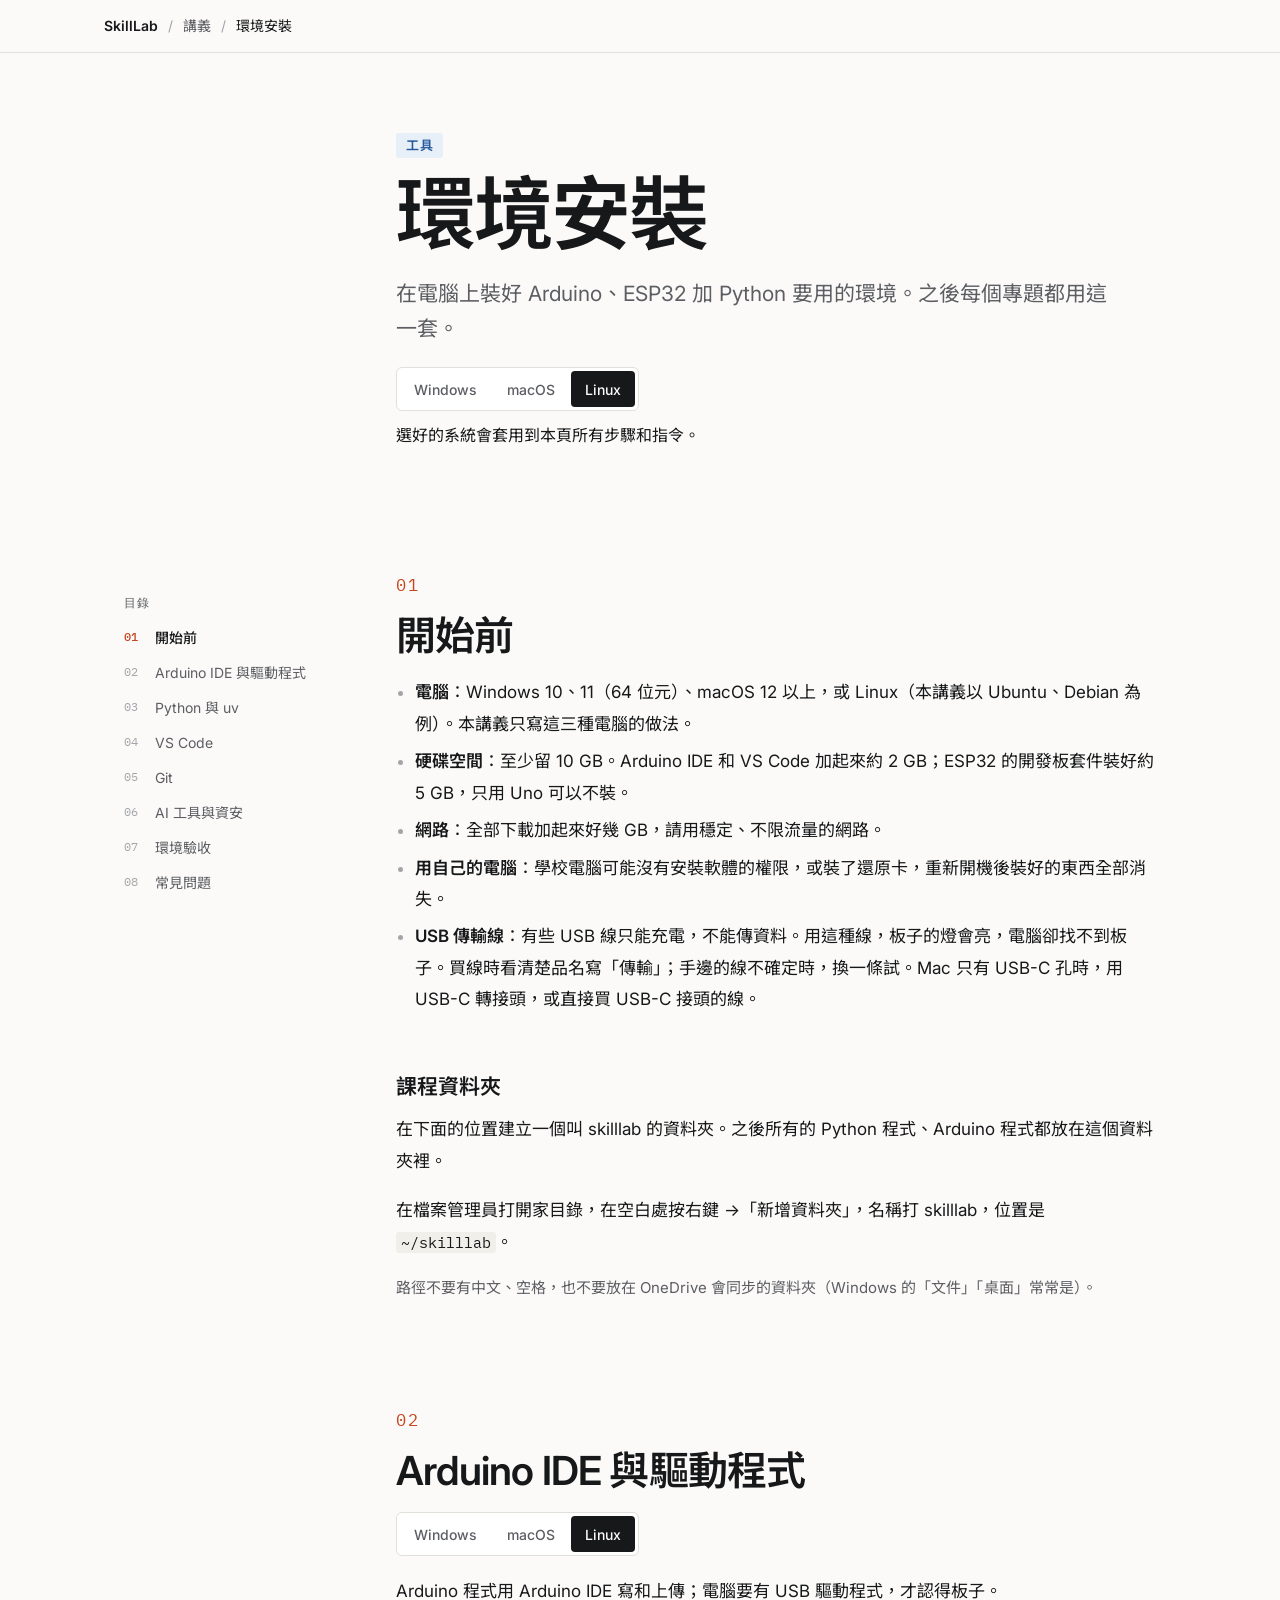
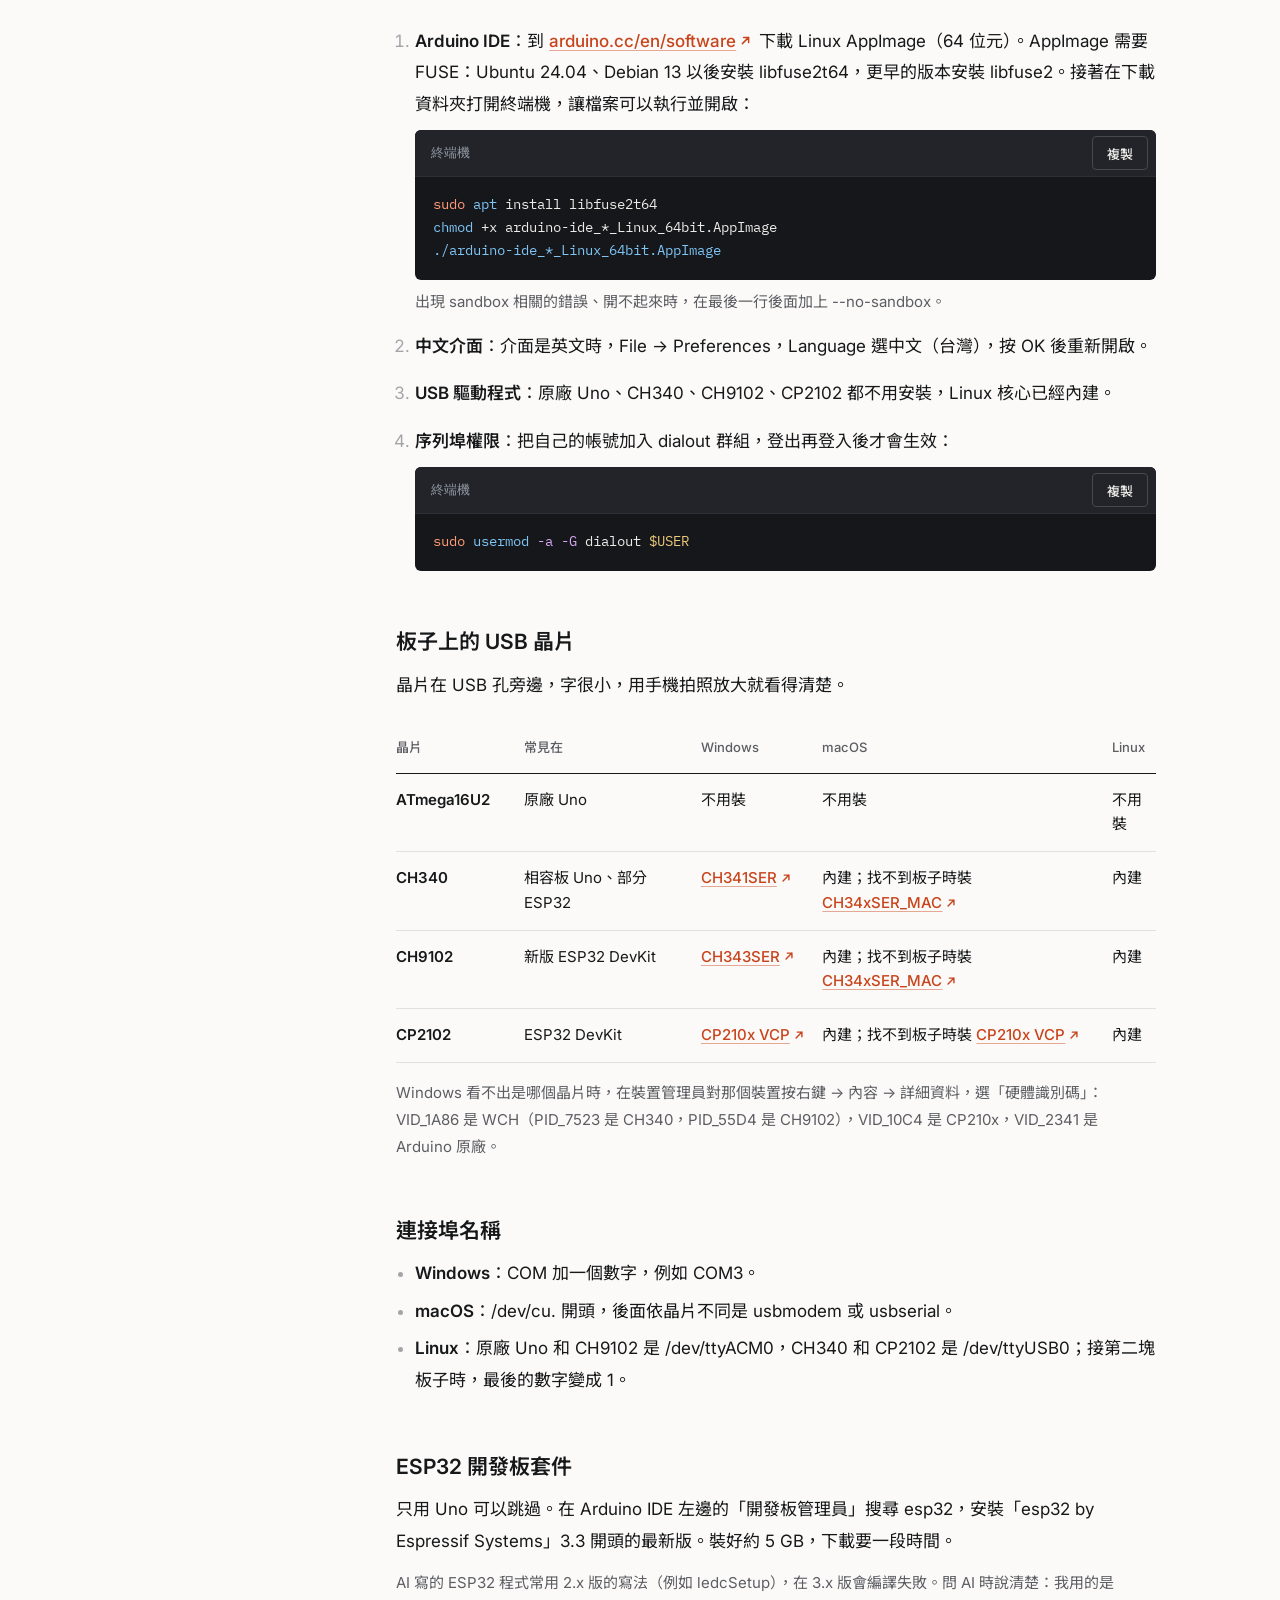
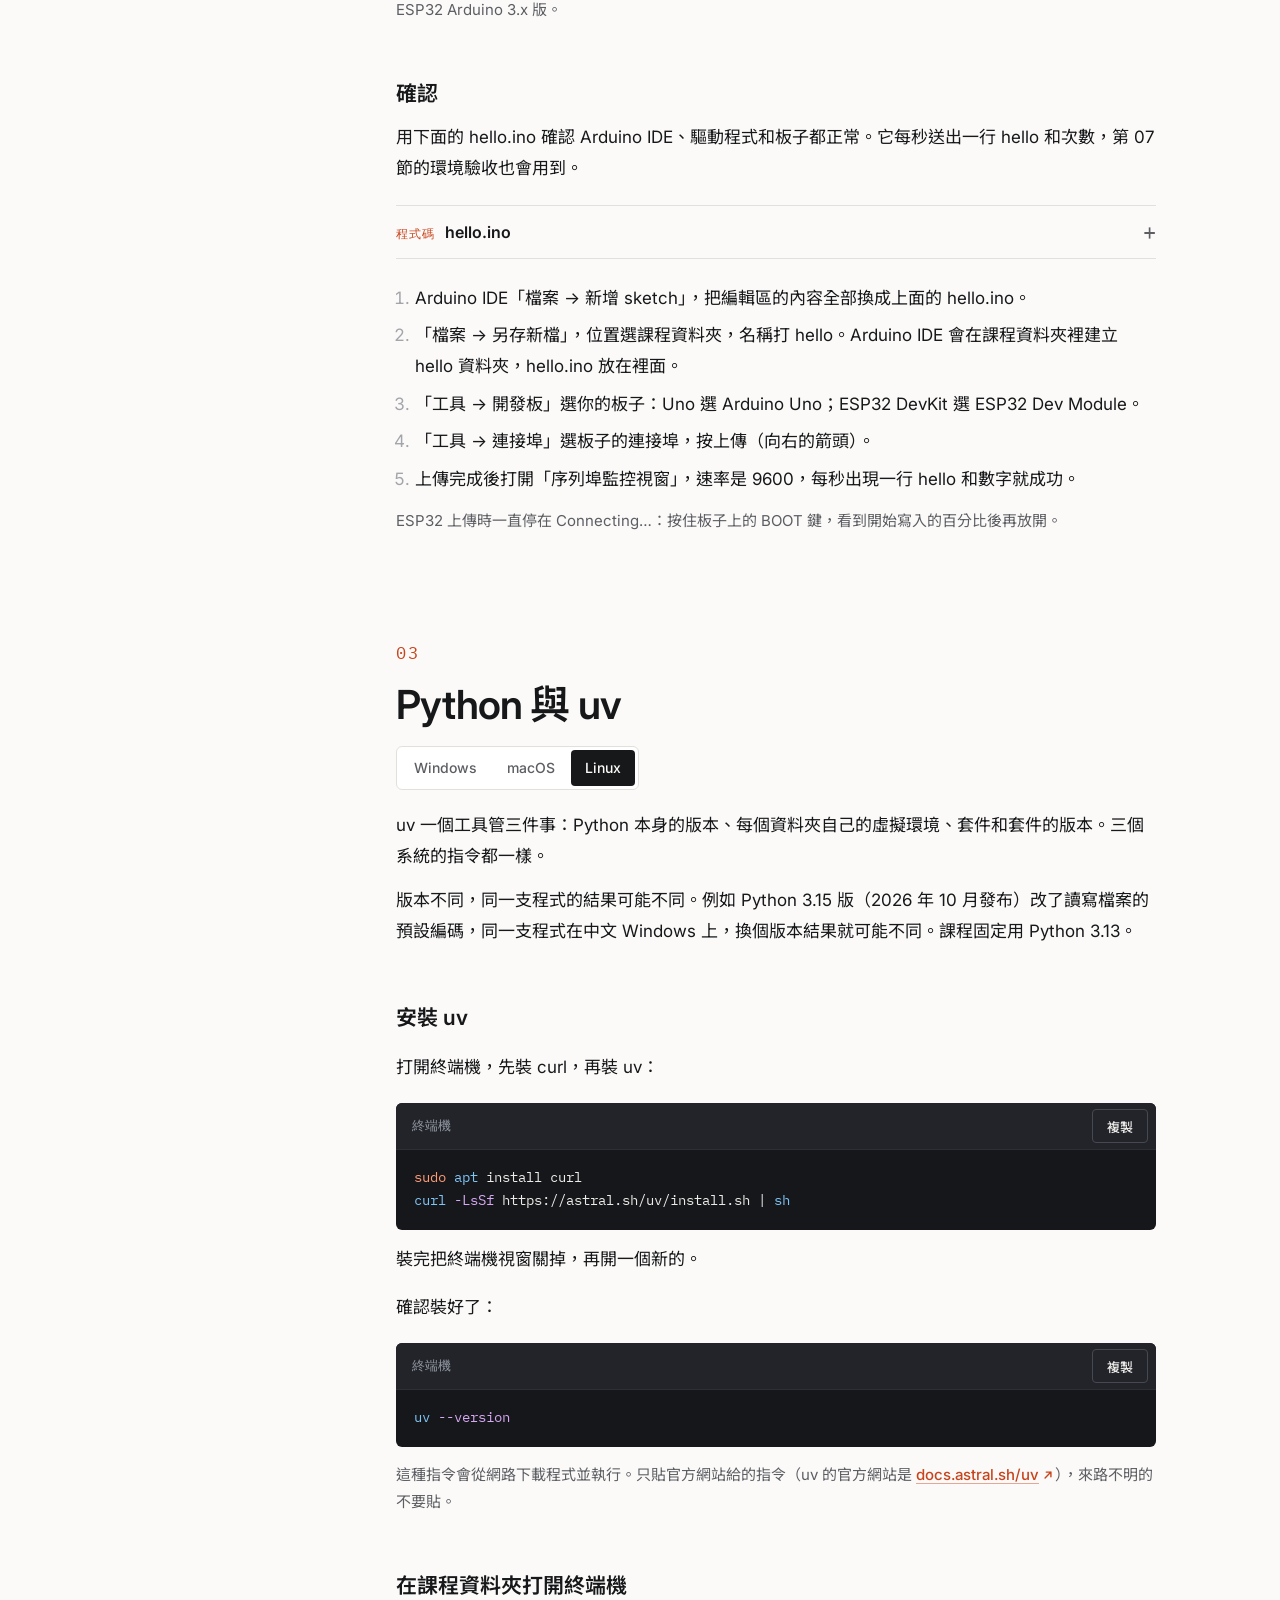
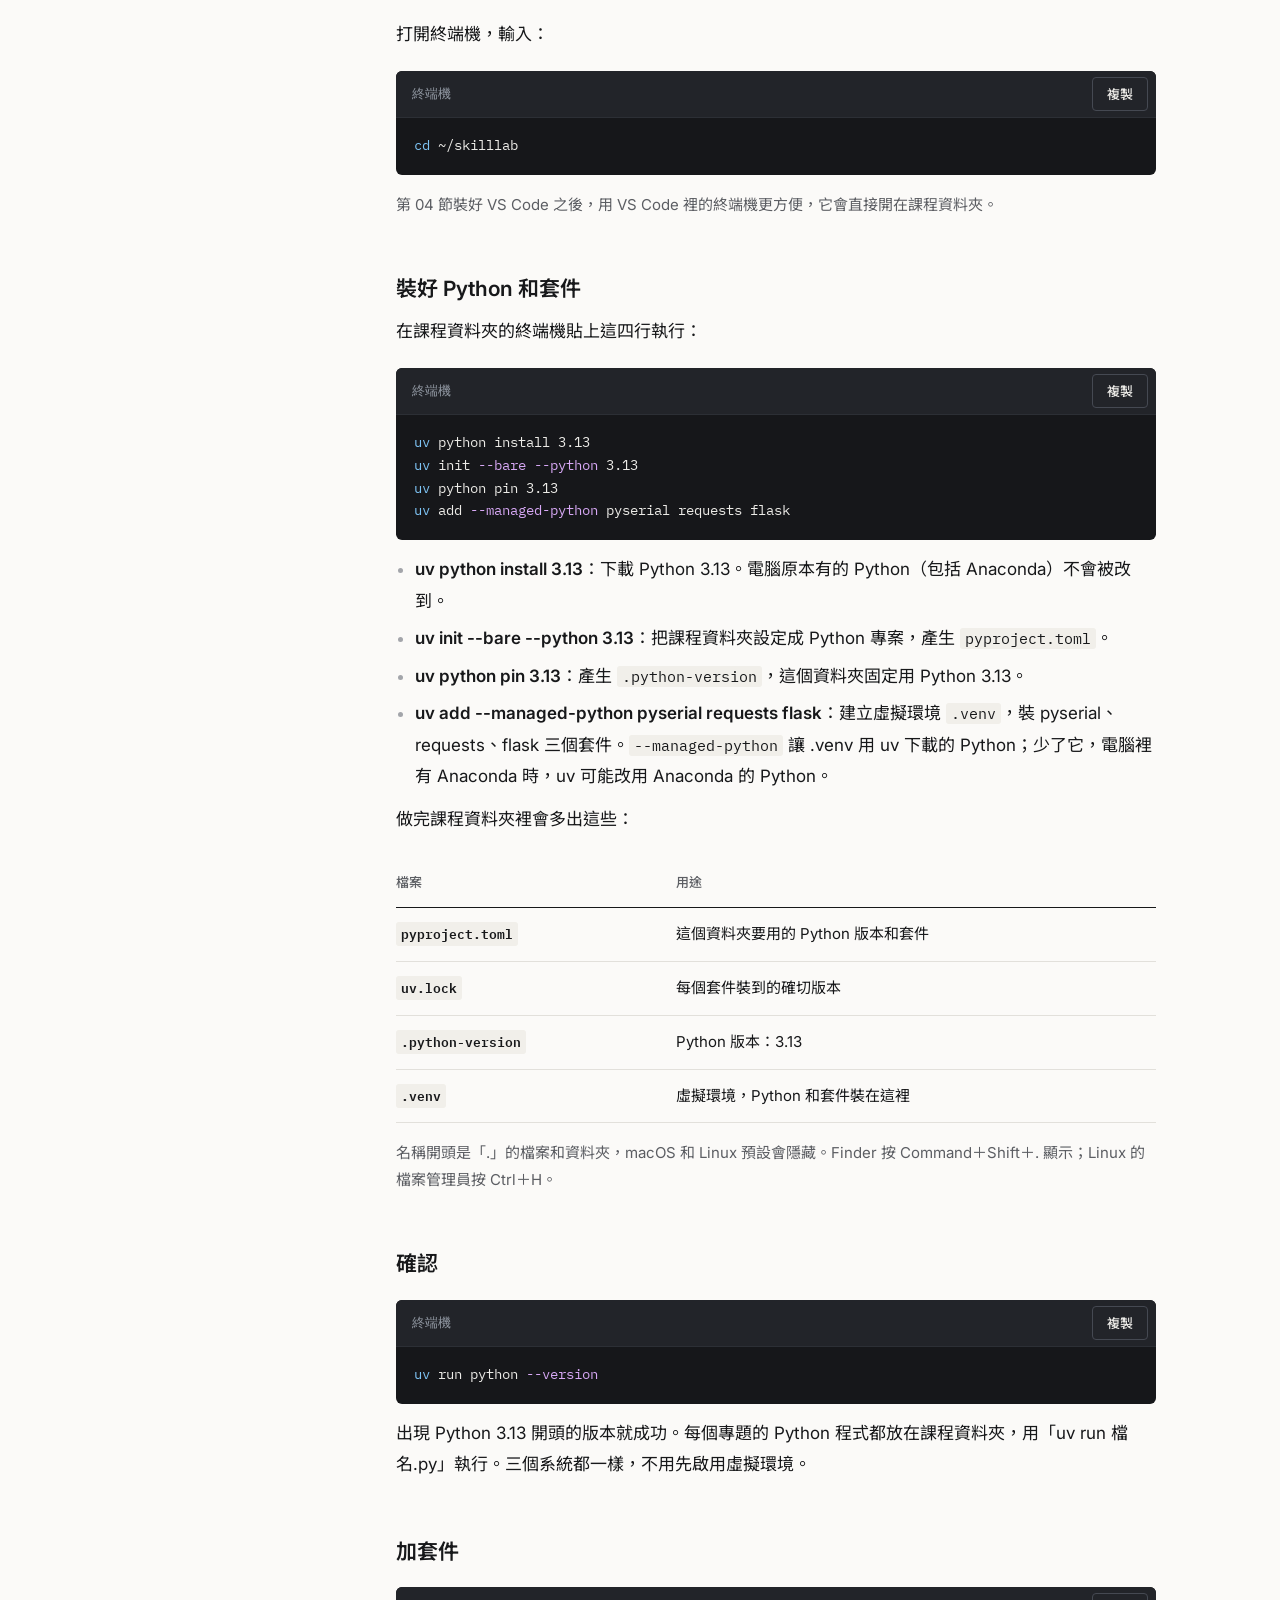
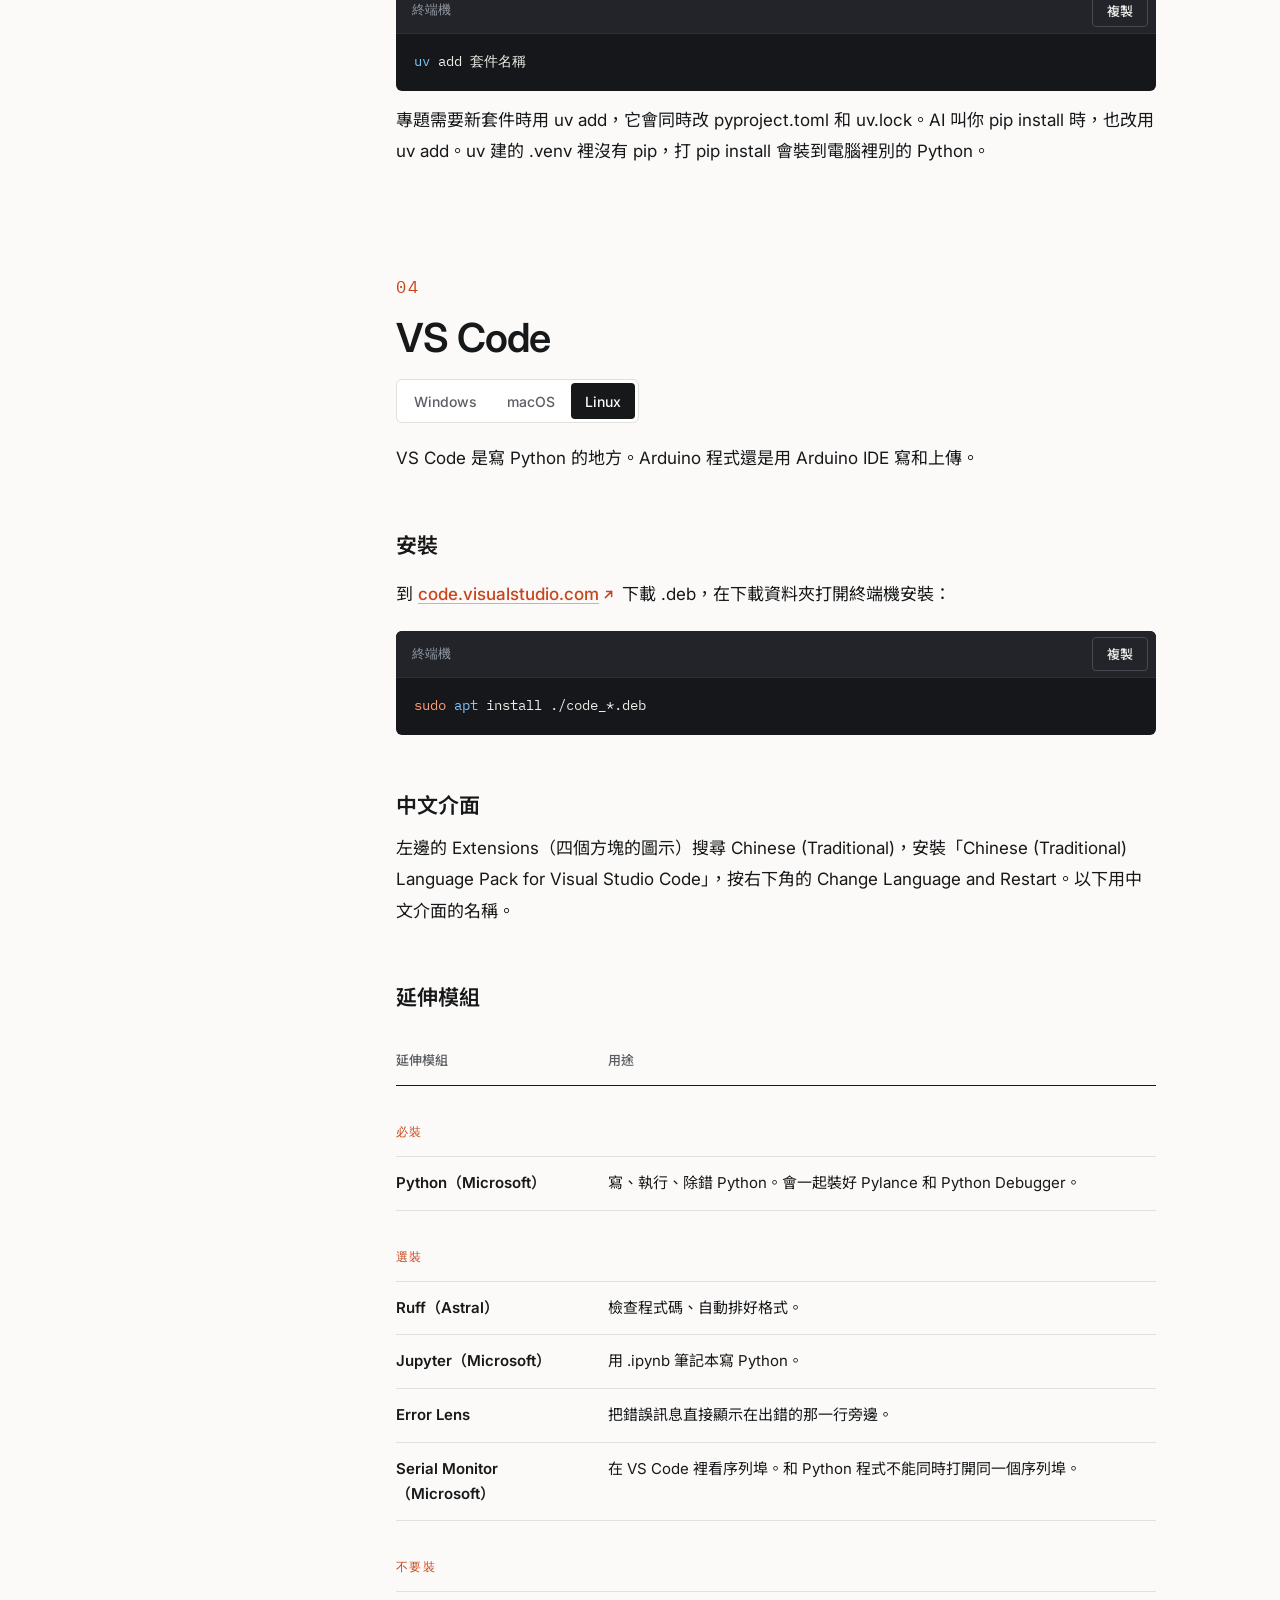
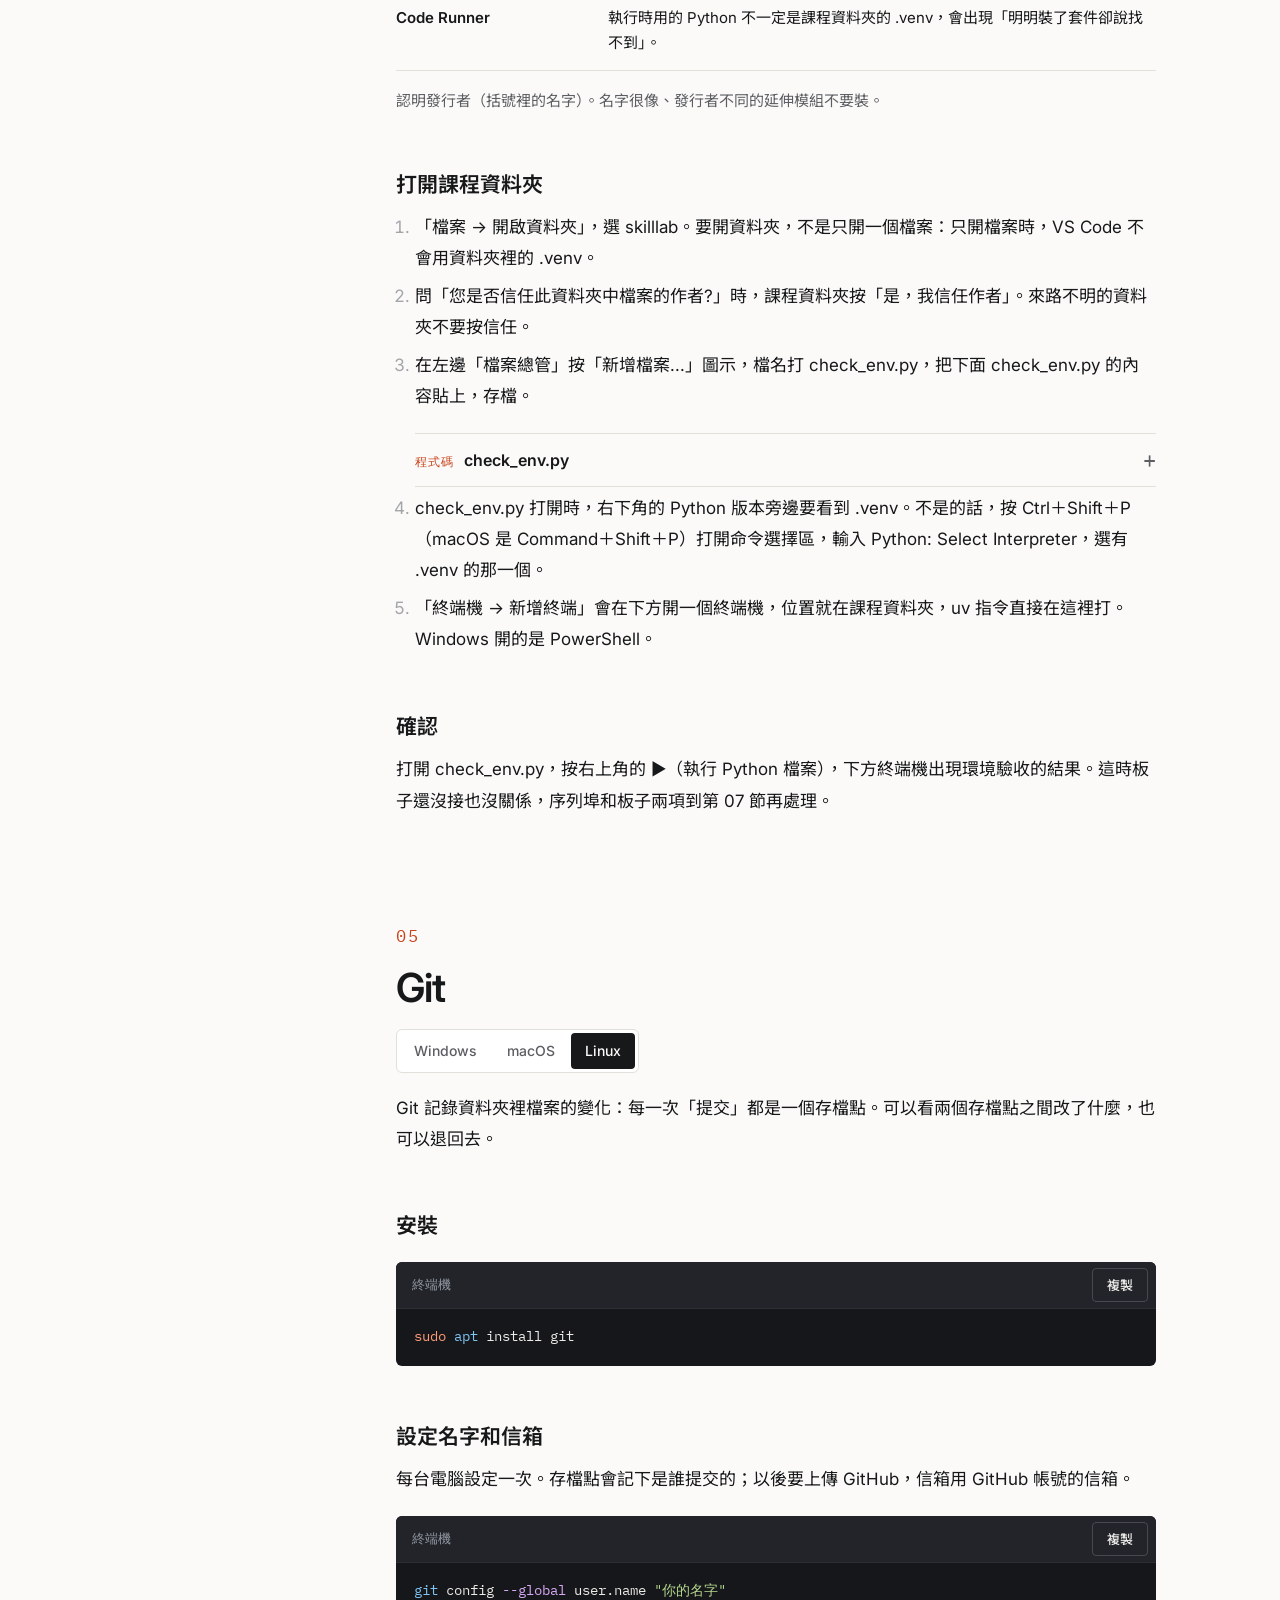
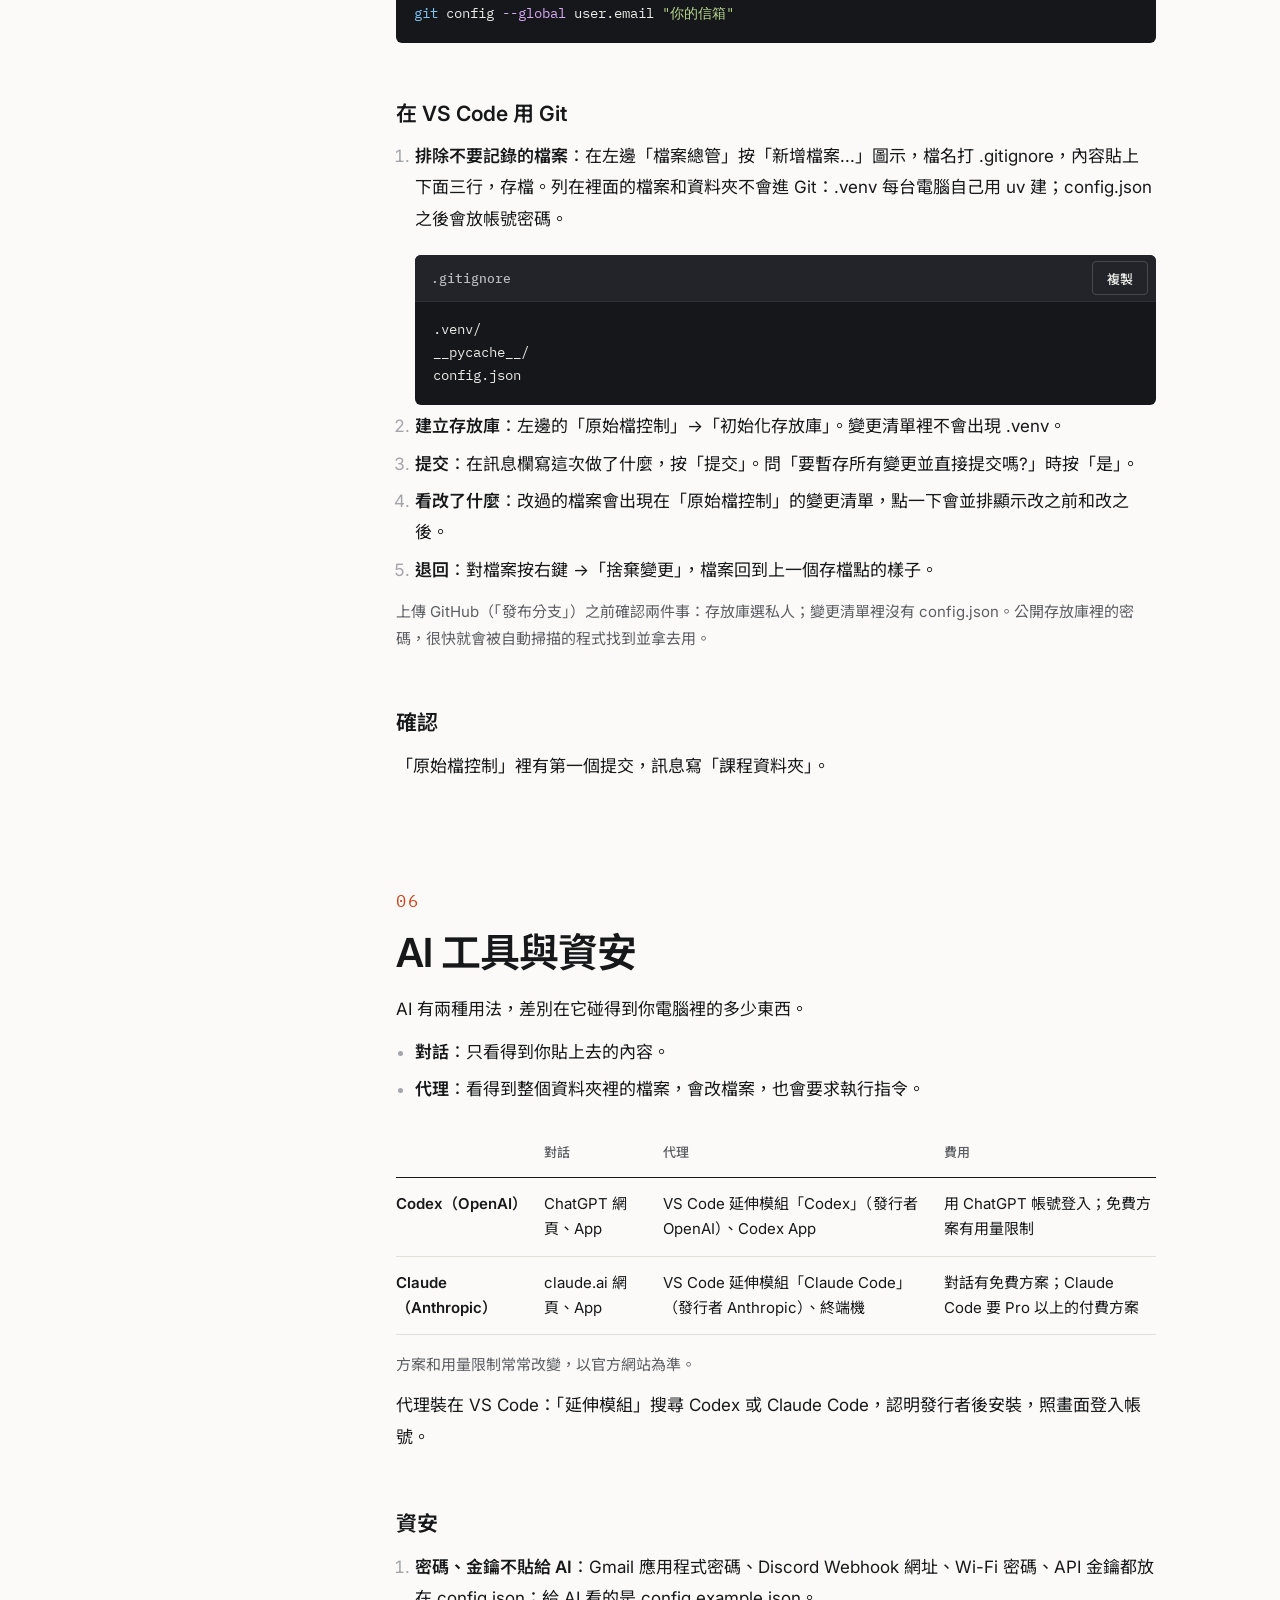
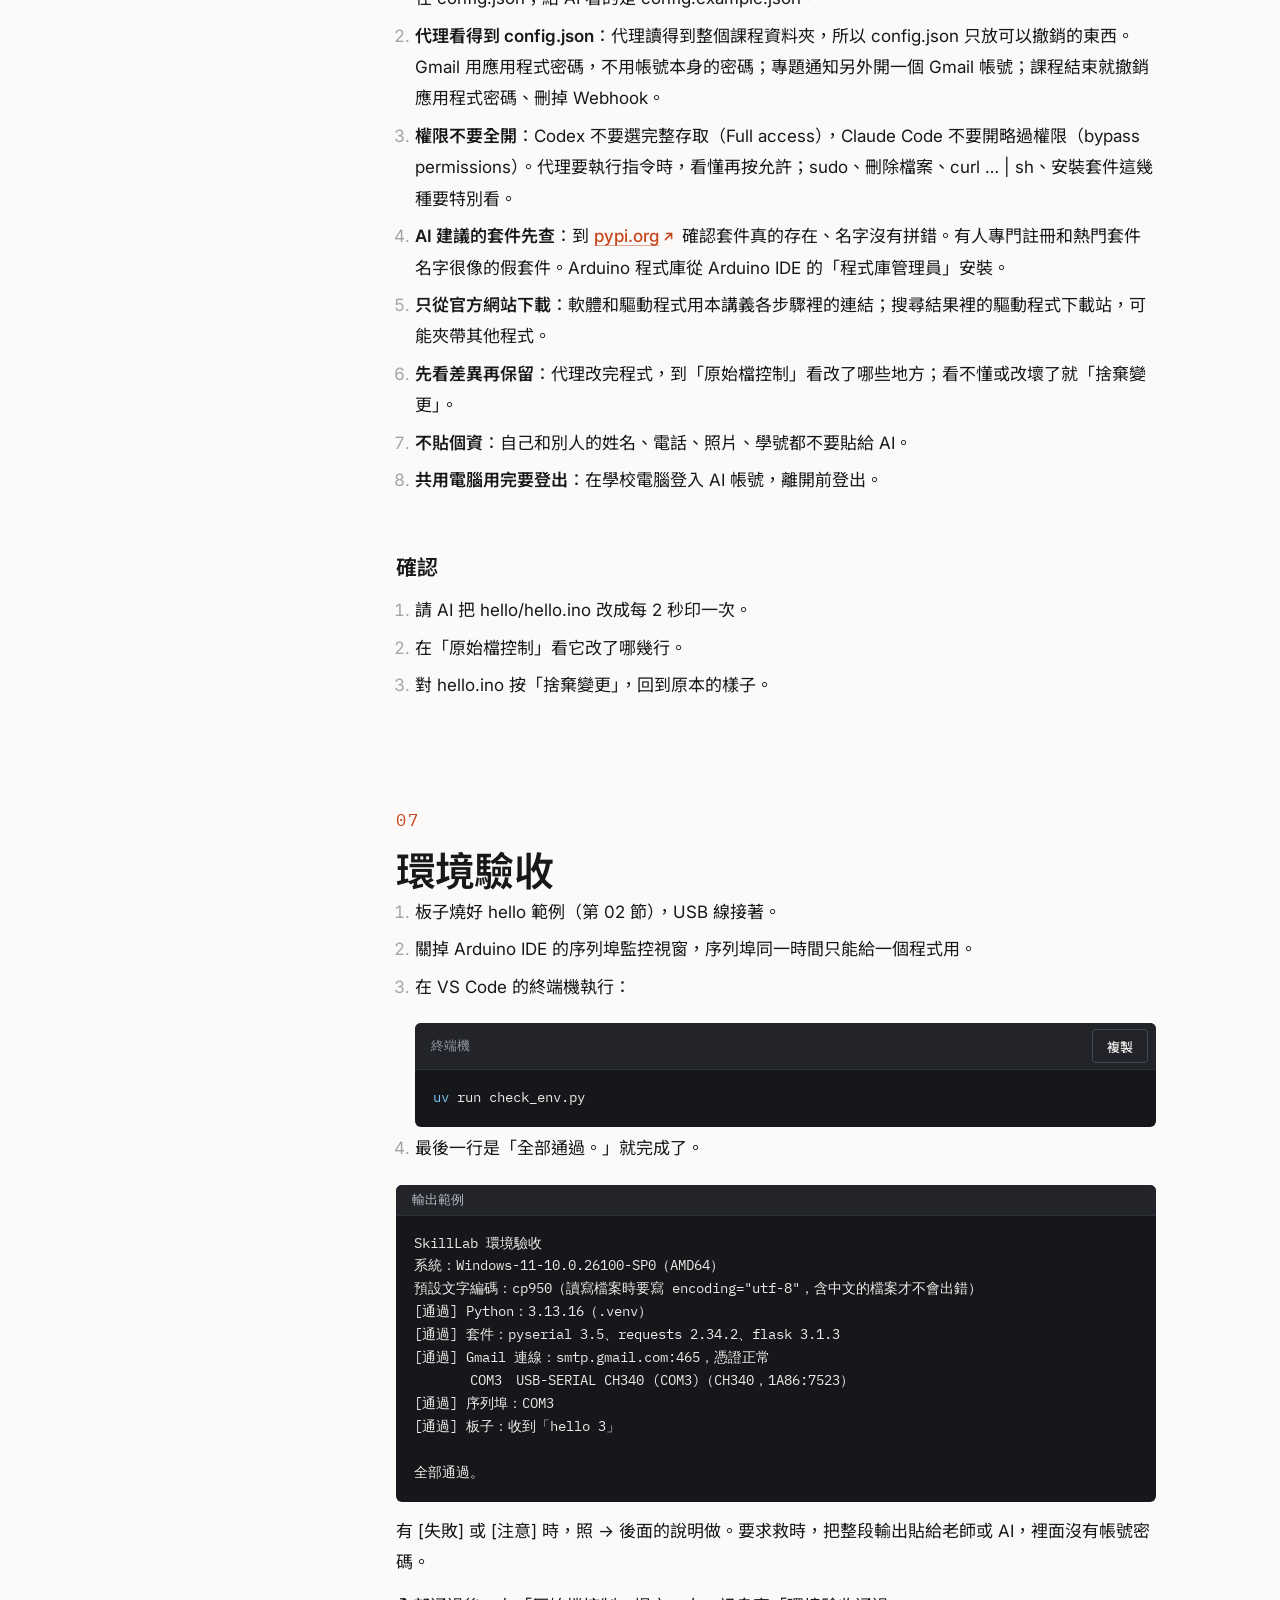
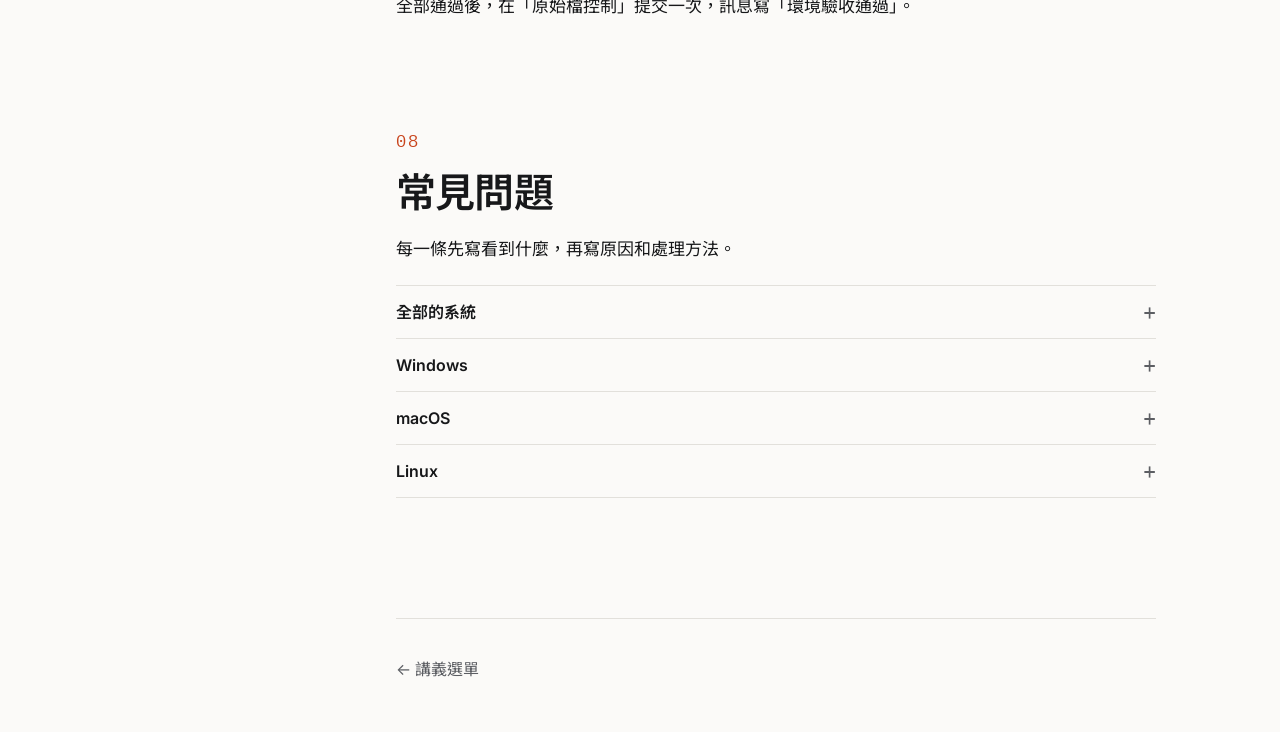
<file: handout/setup.html>
<!doctype html>
<html lang="zh-Hant">
<head>
<meta charset="utf-8">
<meta name="viewport" content="width=device-width, initial-scale=1">
<title>環境安裝｜SkillLab</title>
<script>(function(){var o;try{o=localStorage.getItem('skilllab-os')}catch(e){}if(!/^(win|mac|linux)$/.test(o||'')){var u=navigator.userAgent;o=/Windows/.test(u)?'win':/Macintosh/.test(u)&&navigator.maxTouchPoints<2?'mac':/Linux|X11/.test(u)&&!/Android/.test(u)?'linux':'win'}document.documentElement.setAttribute('data-os',o)})()</script>
<link rel="preconnect" href="https://fonts.googleapis.com">
<link rel="preconnect" href="https://fonts.gstatic.com" crossorigin>
<link href="https://fonts.googleapis.com/css2?family=IBM+Plex+Mono:wght@400;500&family=Inter:wght@400;500;600;700&family=Noto+Sans+TC:wght@400;500;700&display=swap" rel="stylesheet">
<link rel="stylesheet" href="../assets/style.css">
<link rel="stylesheet" href="../assets/handout.css">
<link rel="stylesheet" href="../assets/setup.css">
</head>
<body class="hd">
<header class="topbar"><div class="topbar-in">
  <a class="brand" href="../index.html">SkillLab</a><span class="sep">/</span>
  <a href="../handout.html">講義</a><span class="sep">/</span>
  <span class="here">環境安裝</span>
</div></header>

<div class="page has-toc">
  <header class="doc-head">
    <p class="kicker" data-type="tool"><span class="type-tag">工具</span></p>
    <h1>環境安裝</h1>
    <p class="lead">在電腦上裝好 Arduino、ESP32 加 Python 要用的環境。之後每個專題都用這一套。</p>
    <div class="os-pick" role="group" aria-label="作業系統"><button type="button" data-os="win" aria-pressed="false">Windows</button><button type="button" data-os="mac" aria-pressed="false">macOS</button><button type="button" data-os="linux" aria-pressed="false">Linux</button></div>
    <p class="note">選好的系統會套用到本頁所有步驟和指令。</p>
  </header>
  <nav class="toc" aria-label="目錄">
    <p class="toc-h">目錄</p>
    <ol>
      <li><a href="#s1"><span class="n">01</span>開始前</a></li>
      <li><a href="#s2"><span class="n">02</span>Arduino IDE 與驅動程式</a></li>
      <li><a href="#s3"><span class="n">03</span>Python 與 uv</a></li>
      <li><a href="#s4"><span class="n">04</span>VS Code</a></li>
      <li><a href="#s5"><span class="n">05</span>Git</a></li>
      <li><a href="#s6"><span class="n">06</span>AI 工具與資安</a></li>
      <li><a href="#s7"><span class="n">07</span>環境驗收</a></li>
      <li><a href="#s8"><span class="n">08</span>常見問題</a></li>
    </ol>
  </nav>
  <main class="doc">
    <section class="sec" id="s1" aria-labelledby="s1-h">
      <p class="sec-no">01</p>
      <h2 id="s1-h">開始前</h2>
<ul class="prose">
<li><b>電腦</b>：Windows 10、11（64 位元）、macOS 12 以上，或 Linux（本講義以 Ubuntu、Debian 為例）。本講義只寫這三種電腦的做法。</li>
<li><b>硬碟空間</b>：至少留 10 GB。Arduino IDE 和 VS Code 加起來約 2 GB；ESP32 的開發板套件裝好約 5 GB，只用 Uno 可以不裝。</li>
<li><b>網路</b>：全部下載加起來好幾 GB，請用穩定、不限流量的網路。</li>
<li><b>用自己的電腦</b>：學校電腦可能沒有安裝軟體的權限，或裝了還原卡，重新開機後裝好的東西全部消失。</li>
<li><b>USB 傳輸線</b>：有些 USB 線只能充電，不能傳資料。用這種線，板子的燈會亮，電腦卻找不到板子。買線時看清楚品名寫「傳輸」；手邊的線不確定時，換一條試。Mac 只有 USB-C 孔時，用 USB-C 轉接頭，或直接買 USB-C 接頭的線。</li>
</ul>
      <h3>課程資料夾</h3>
      <p>在下面的位置建立一個叫 skilllab 的資料夾。之後所有的 Python 程式、Arduino 程式都放在這個資料夾裡。</p>
<div class="os-panel" data-os="win">
<h4 class="os-name">Windows</h4>
<p>打開檔案總管，左邊點「本機」→「本機磁碟 (C:)」，在空白處按右鍵 →「新增 → 資料夾」，名稱打 skilllab，位置是 <code>C:\skilllab</code>。</p>
</div>
<div class="os-panel" data-os="mac">
<h4 class="os-name">macOS</h4>
<p>在 Finder 按 Command＋Shift＋H 打開個人專屬資料夾，再按 Command＋Shift＋N 新增檔案夾，名稱打 skilllab，位置是 <code>~/skilllab</code>。</p>
</div>
<div class="os-panel" data-os="linux">
<h4 class="os-name">Linux</h4>
<p>在檔案管理員打開家目錄，在空白處按右鍵 →「新增資料夾」，名稱打 skilllab，位置是 <code>~/skilllab</code>。</p>
</div>
      <p class="note">路徑不要有中文、空格，也不要放在 OneDrive 會同步的資料夾（Windows 的「文件」「桌面」常常是）。</p>
    </section>
    <section class="sec" id="s2" aria-labelledby="s2-h">
      <p class="sec-no">02</p>
      <h2 id="s2-h">Arduino IDE 與驅動程式</h2>
      <div class="os-pick" role="group" aria-label="作業系統"><button type="button" data-os="win" aria-pressed="false">Windows</button><button type="button" data-os="mac" aria-pressed="false">macOS</button><button type="button" data-os="linux" aria-pressed="false">Linux</button></div>
      <p>Arduino 程式用 Arduino IDE 寫和上傳；電腦要有 USB 驅動程式，才認得板子。</p>
<div class="os-panel" data-os="win">
<h4 class="os-name">Windows 10、11</h4>
<ol class="prose setup">
<li><b>Arduino IDE</b>：到 <a href="https://www.arduino.cc/en/software" target="_blank" rel="noopener">arduino.cc/en/software</a> 下載 Windows 版，執行安裝檔。安裝中問要不要安裝裝置軟體（USB 驅動程式）時，按「安裝」。</li>
<li><b>中文介面</b>：介面是英文時，File → Preferences，Language 選中文（台灣），按 OK 後重新開啟。</li>
<li><b>USB 驅動程式</b>：插上板子，打開「裝置管理員」的「連接埠 (COM 和 LPT)」。看得到板子和 COM 編號（例如 COM3）就不用裝。沒有出現，或「其他裝置」裡有黃色驚嘆號的裝置，照下面的表找板子上的晶片，裝對應的驅動程式，再重新插一次 USB 線。</li>
</ol>
</div>
<div class="os-panel" data-os="mac">
<h4 class="os-name">macOS</h4>
<ol class="prose setup">
<li><b>Arduino IDE</b>：到 <a href="https://www.arduino.cc/en/software" target="_blank" rel="noopener">arduino.cc/en/software</a> 下載 macOS 版。Apple 晶片和 Intel 晶片各有一個版本，在「蘋果選單 → 關於這台 Mac」可以看到晶片。打開 .dmg，把 Arduino IDE 拖進「應用程式」資料夾。</li>
<li><b>中文介面</b>：介面是英文時，Arduino IDE → Settings，Language 選中文（台灣），按 OK 後重新開啟。</li>
<li><b>USB 驅動程式</b>：macOS 內建 CH340、CH9102、CP2102 的驅動程式，插上就能用。到 Arduino IDE 的「工具 → 連接埠」找 /dev/cu. 開頭的名稱。找不到時，才裝下面表格裡的 macOS 驅動程式，裝完到「系統設定 → 隱私權與安全性」按「允許」，再重新開機。</li>
</ol>
</div>
<div class="os-panel" data-os="linux">
<h4 class="os-name">Linux（以 Ubuntu、Debian 為例）</h4>
<ol class="prose setup">
<li><b>Arduino IDE</b>：到 <a href="https://www.arduino.cc/en/software" target="_blank" rel="noopener">arduino.cc/en/software</a> 下載 Linux AppImage（64 位元）。AppImage 需要 FUSE：Ubuntu 24.04、Debian 13 以後安裝 libfuse2t64，更早的版本安裝 libfuse2。接著在下載資料夾打開終端機，讓檔案可以執行並開啟：
<div class="code" data-lang="sh">
<div class="code-bar"><span class="code-name">終端機</span><button class="copy" type="button" aria-label="複製 Linux 安裝並開啟 Arduino IDE">複製</button></div>
<pre tabindex="0"><code data-lang="sh"><span class="k">sudo</span> <span class="f">apt</span> install libfuse2t64
<span class="f">chmod</span> +x arduino-ide_*_Linux_64bit.AppImage
<span class="f">./arduino-ide_*_Linux_64bit.AppImage</span></code></pre>
</div>
<p class="note">出現 sandbox 相關的錯誤、開不起來時，在最後一行後面加上 --no-sandbox。</p></li>
<li><b>中文介面</b>：介面是英文時，File → Preferences，Language 選中文（台灣），按 OK 後重新開啟。</li>
<li><b>USB 驅動程式</b>：原廠 Uno、CH340、CH9102、CP2102 都不用安裝，Linux 核心已經內建。</li>
<li><b>序列埠權限</b>：把自己的帳號加入 dialout 群組，登出再登入後才會生效：
<div class="code" data-lang="sh">
<div class="code-bar"><span class="code-name">終端機</span><button class="copy" type="button" aria-label="複製 Linux 加入 dialout 群組">複製</button></div>
<pre tabindex="0"><code data-lang="sh"><span class="k">sudo</span> <span class="f">usermod</span> <span class="n">-a</span> <span class="n">-G</span> dialout <span class="t">$USER</span></code></pre>
</div></li>
</ol>
</div>
      <h3>板子上的 USB 晶片</h3>
      <p>晶片在 USB 孔旁邊，字很小，用手機拍照放大就看得清楚。</p>
<div class="table-wrap"><table class="tbl stack"><thead><tr><th scope="col">晶片</th><th scope="col">常見在</th><th scope="col">Windows</th><th scope="col">macOS</th><th scope="col">Linux</th></tr></thead><tbody>
<tr><th scope="row">ATmega16U2</th><td data-label="常見在">原廠 Uno</td><td data-label="Windows">不用裝</td><td data-label="macOS">不用裝</td><td data-label="Linux">不用裝</td></tr>
<tr><th scope="row">CH340</th><td data-label="常見在">相容板 Uno、部分 ESP32</td><td data-label="Windows"><a href="https://www.wch-ic.com/downloads/CH341SER_EXE.html" target="_blank" rel="noopener">CH341SER</a></td><td data-label="macOS">內建；找不到板子時裝 <a href="https://www.wch-ic.com/downloads/CH34XSER_MAC_ZIP.html" target="_blank" rel="noopener">CH34xSER_MAC</a></td><td data-label="Linux">內建</td></tr>
<tr><th scope="row">CH9102</th><td data-label="常見在">新版 ESP32 DevKit</td><td data-label="Windows"><a href="https://www.wch-ic.com/downloads/CH343SER_ZIP.html" target="_blank" rel="noopener">CH343SER</a></td><td data-label="macOS">內建；找不到板子時裝 <a href="https://www.wch-ic.com/downloads/CH34XSER_MAC_ZIP.html" target="_blank" rel="noopener">CH34xSER_MAC</a></td><td data-label="Linux">內建</td></tr>
<tr><th scope="row">CP2102</th><td data-label="常見在">ESP32 DevKit</td><td data-label="Windows"><a href="https://www.silabs.com/developer-tools/usb-to-uart-bridge-vcp-drivers" target="_blank" rel="noopener">CP210x VCP</a></td><td data-label="macOS">內建；找不到板子時裝 <a href="https://www.silabs.com/developer-tools/usb-to-uart-bridge-vcp-drivers" target="_blank" rel="noopener">CP210x VCP</a></td><td data-label="Linux">內建</td></tr>
</tbody></table></div>
      <p class="note">Windows 看不出是哪個晶片時，在裝置管理員對那個裝置按右鍵 → 內容 → 詳細資料，選「硬體識別碼」：VID_1A86 是 WCH（PID_7523 是 CH340，PID_55D4 是 CH9102），VID_10C4 是 CP210x，VID_2341 是 Arduino 原廠。</p>
      <h3>連接埠名稱</h3>
<ul class="prose">
<li><b>Windows</b>：COM 加一個數字，例如 COM3。</li>
<li><b>macOS</b>：/dev/cu. 開頭，後面依晶片不同是 usbmodem 或 usbserial。</li>
<li><b>Linux</b>：原廠 Uno 和 CH9102 是 /dev/ttyACM0，CH340 和 CP2102 是 /dev/ttyUSB0；接第二塊板子時，最後的數字變成 1。</li>
</ul>
      <h3>ESP32 開發板套件</h3>
      <p>只用 Uno 可以跳過。在 Arduino IDE 左邊的「開發板管理員」搜尋 esp32，安裝「esp32 by Espressif Systems」3.3 開頭的最新版。裝好約 5 GB，下載要一段時間。</p>
      <p class="note">AI 寫的 ESP32 程式常用 2.x 版的寫法（例如 ledcSetup），在 3.x 版會編譯失敗。問 AI 時說清楚：我用的是 ESP32 Arduino 3.x 版。</p>
      <h3>確認</h3>
      <p>用下面的 hello.ino 確認 Arduino IDE、驅動程式和板子都正常。它每秒送出一行 hello 和次數，第 07 節的環境驗收也會用到。</p>
<details class="fold">
<summary><span><span class="tag">程式碼</span>hello.ino</span></summary>
<div class="fold-body">
<!-- code:starter/hello/hello.ino -->
<div class="code" data-lang="ino">
<div class="code-bar"><span><span class="code-name">hello.ino</span><span class="code-lines">15 行</span></span><button class="copy" type="button" aria-label="複製 hello.ino">複製</button></div>
<pre tabindex="0"><code data-lang="ino"><span class="c">// 環境驗收：每秒送出一行 hello 和次數</span>
<span class="c">// Uno、ESP32 都能用；序列埠監控視窗的速率選 9600（預設值）</span>

<span class="t">unsigned</span> <span class="t">long</span> count = <span class="n">0</span>;

<span class="t">void</span> <span class="f">setup</span>() {
  <span class="t">Serial</span>.<span class="f">begin</span>(<span class="n">9600</span>);
}

<span class="t">void</span> <span class="f">loop</span>() {
  <span class="t">Serial</span>.<span class="f">print</span>(<span class="s">"hello "</span>);
  <span class="t">Serial</span>.<span class="f">println</span>(count);
  count++;
  <span class="f">delay</span>(<span class="n">1000</span>);
}
</code></pre>
</div>
<!-- /code -->
</div>
</details>
<ol class="prose">
<li>Arduino IDE「檔案 → 新增 sketch」，把編輯區的內容全部換成上面的 hello.ino。</li>
<li>「檔案 → 另存新檔」，位置選課程資料夾，名稱打 hello。Arduino IDE 會在課程資料夾裡建立 hello 資料夾，hello.ino 放在裡面。</li>
<li>「工具 → 開發板」選你的板子：Uno 選 Arduino Uno；ESP32 DevKit 選 ESP32 Dev Module。</li>
<li>「工具 → 連接埠」選板子的連接埠，按上傳（向右的箭頭）。</li>
<li>上傳完成後打開「序列埠監控視窗」，速率是 9600，每秒出現一行 hello 和數字就成功。</li>
</ol>
      <p class="note">ESP32 上傳時一直停在 Connecting…：按住板子上的 BOOT 鍵，看到開始寫入的百分比後再放開。</p>
    </section>
    <section class="sec" id="s3" aria-labelledby="s3-h">
      <p class="sec-no">03</p>
      <h2 id="s3-h">Python 與 uv</h2>
      <div class="os-pick" role="group" aria-label="作業系統"><button type="button" data-os="win" aria-pressed="false">Windows</button><button type="button" data-os="mac" aria-pressed="false">macOS</button><button type="button" data-os="linux" aria-pressed="false">Linux</button></div>
      <p>uv 一個工具管三件事：Python 本身的版本、每個資料夾自己的虛擬環境、套件和套件的版本。三個系統的指令都一樣。</p>
      <p>版本不同，同一支程式的結果可能不同。例如 Python 3.15 版（2026 年 10 月發布）改了讀寫檔案的預設編碼，同一支程式在中文 Windows 上，換個版本結果就可能不同。課程固定用 Python 3.13。</p>
      <h3>安裝 uv</h3>
<div class="os-panel" data-os="win">
<h4 class="os-name">Windows</h4>
<p>從開始選單打開「PowerShell」，貼上這一行執行：</p>
<div class="code" data-lang="sh">
<div class="code-bar"><span class="code-name">PowerShell</span><button class="copy" type="button" aria-label="複製 Windows 安裝 uv">複製</button></div>
<pre tabindex="0"><code data-lang="sh"><span class="f">powershell</span> <span class="n">-ExecutionPolicy</span> ByPass <span class="n">-c</span> <span class="s">"irm https://astral.sh/uv/install.ps1 | iex"</span></code></pre>
</div>
<p>裝完把 PowerShell 關掉，再開一個新的。</p>
</div>
<div class="os-panel" data-os="mac">
<h4 class="os-name">macOS</h4>
<p>打開「終端機」App，貼上這一行執行：</p>
<div class="code" data-lang="sh">
<div class="code-bar"><span class="code-name">終端機</span><button class="copy" type="button" aria-label="複製 macOS 安裝 uv">複製</button></div>
<pre tabindex="0"><code data-lang="sh"><span class="f">curl</span> <span class="n">-LsSf</span> https://astral.sh/uv/install.sh | <span class="f">sh</span></code></pre>
</div>
<p>裝完把終端機視窗關掉，再開一個新的。</p>
</div>
<div class="os-panel" data-os="linux">
<h4 class="os-name">Linux</h4>
<p>打開終端機，先裝 curl，再裝 uv：</p>
<div class="code" data-lang="sh">
<div class="code-bar"><span class="code-name">終端機</span><button class="copy" type="button" aria-label="複製 Linux 安裝 uv">複製</button></div>
<pre tabindex="0"><code data-lang="sh"><span class="k">sudo</span> <span class="f">apt</span> install curl
<span class="f">curl</span> <span class="n">-LsSf</span> https://astral.sh/uv/install.sh | <span class="f">sh</span></code></pre>
</div>
<p>裝完把終端機視窗關掉，再開一個新的。</p>
</div>
      <p>確認裝好了：</p>
<div class="code" data-lang="sh">
<div class="code-bar"><span class="code-name">終端機</span><button class="copy" type="button" aria-label="複製 確認 uv 版本">複製</button></div>
<pre tabindex="0"><code data-lang="sh"><span class="f">uv</span> <span class="n">--version</span></code></pre>
</div>
      <p class="note">這種指令會從網路下載程式並執行。只貼官方網站給的指令（uv 的官方網站是 <a href="https://docs.astral.sh/uv/" target="_blank" rel="noopener">docs.astral.sh/uv</a>），來路不明的不要貼。</p>
      <h3>在課程資料夾打開終端機</h3>
<div class="os-panel" data-os="win">
<h4 class="os-name">Windows</h4>
<p>用檔案總管打開 C:\skilllab，在網址列輸入 powershell 後按 Enter。</p>
</div>
<div class="os-panel" data-os="mac">
<h4 class="os-name">macOS</h4>
<p>打開終端機，輸入：</p>
<div class="code" data-lang="sh">
<div class="code-bar"><span class="code-name">終端機</span><button class="copy" type="button" aria-label="複製 macOS 進入課程資料夾">複製</button></div>
<pre tabindex="0"><code data-lang="sh"><span class="f">cd</span> ~/skilllab</code></pre>
</div>
</div>
<div class="os-panel" data-os="linux">
<h4 class="os-name">Linux</h4>
<p>打開終端機，輸入：</p>
<div class="code" data-lang="sh">
<div class="code-bar"><span class="code-name">終端機</span><button class="copy" type="button" aria-label="複製 Linux 進入課程資料夾">複製</button></div>
<pre tabindex="0"><code data-lang="sh"><span class="f">cd</span> ~/skilllab</code></pre>
</div>
</div>
      <p class="note">第 04 節裝好 VS Code 之後，用 VS Code 裡的終端機更方便，它會直接開在課程資料夾。</p>
      <h3>裝好 Python 和套件</h3>
      <p>在課程資料夾的終端機貼上這四行執行：</p>
<div class="code" data-lang="sh">
<div class="code-bar"><span class="code-name">終端機</span><button class="copy" type="button" aria-label="複製 裝好 Python 和套件">複製</button></div>
<pre tabindex="0"><code data-lang="sh"><span class="f">uv</span> python install 3.13
<span class="f">uv</span> init <span class="n">--bare</span> <span class="n">--python</span> 3.13
<span class="f">uv</span> python pin 3.13
<span class="f">uv</span> add <span class="n">--managed-python</span> pyserial requests flask</code></pre>
</div>
<ul class="prose">
<li><b>uv python install 3.13</b>：下載 Python 3.13。電腦原本有的 Python（包括 Anaconda）不會被改到。</li>
<li><b>uv init --bare --python 3.13</b>：把課程資料夾設定成 Python 專案，產生 <code>pyproject.toml</code>。</li>
<li><b>uv python pin 3.13</b>：產生 <code>.python-version</code>，這個資料夾固定用 Python 3.13。</li>
<li><b>uv add --managed-python pyserial requests flask</b>：建立虛擬環境 <code>.venv</code>，裝 pyserial、requests、flask 三個套件。<code>--managed-python</code> 讓 .venv 用 uv 下載的 Python；少了它，電腦裡有 Anaconda 時，uv 可能改用 Anaconda 的 Python。</li>
</ul>
      <p>做完課程資料夾裡會多出這些：</p>
<div class="table-wrap"><table class="tbl"><thead><tr><th scope="col">檔案</th><th scope="col">用途</th></tr></thead><tbody>
<tr><th scope="row"><code>pyproject.toml</code></th><td>這個資料夾要用的 Python 版本和套件</td></tr>
<tr><th scope="row"><code>uv.lock</code></th><td>每個套件裝到的確切版本</td></tr>
<tr><th scope="row"><code>.python-version</code></th><td>Python 版本：3.13</td></tr>
<tr><th scope="row"><code>.venv</code></th><td>虛擬環境，Python 和套件裝在這裡</td></tr>
</tbody></table></div>
      <p class="note">名稱開頭是「.」的檔案和資料夾，macOS 和 Linux 預設會隱藏。Finder 按 Command＋Shift＋. 顯示；Linux 的檔案管理員按 Ctrl＋H。</p>
      <h3>確認</h3>
<div class="code" data-lang="sh">
<div class="code-bar"><span class="code-name">終端機</span><button class="copy" type="button" aria-label="複製 確認 Python 版本">複製</button></div>
<pre tabindex="0"><code data-lang="sh"><span class="f">uv</span> run python <span class="n">--version</span></code></pre>
</div>
      <p>出現 Python 3.13 開頭的版本就成功。每個專題的 Python 程式都放在課程資料夾，用「uv run 檔名.py」執行。三個系統都一樣，不用先啟用虛擬環境。</p>
      <h3>加套件</h3>
<div class="code" data-lang="sh">
<div class="code-bar"><span class="code-name">終端機</span><button class="copy" type="button" aria-label="複製 加套件">複製</button></div>
<pre tabindex="0"><code data-lang="sh"><span class="f">uv</span> add 套件名稱</code></pre>
</div>
      <p>專題需要新套件時用 uv add，它會同時改 pyproject.toml 和 uv.lock。AI 叫你 pip install 時，也改用 uv add。uv 建的 .venv 裡沒有 pip，打 pip install 會裝到電腦裡別的 Python。</p>
    </section>
    <section class="sec" id="s4" aria-labelledby="s4-h">
      <p class="sec-no">04</p>
      <h2 id="s4-h">VS Code</h2>
      <div class="os-pick" role="group" aria-label="作業系統"><button type="button" data-os="win" aria-pressed="false">Windows</button><button type="button" data-os="mac" aria-pressed="false">macOS</button><button type="button" data-os="linux" aria-pressed="false">Linux</button></div>
      <p>VS Code 是寫 Python 的地方。Arduino 程式還是用 Arduino IDE 寫和上傳。</p>
      <h3>安裝</h3>
<div class="os-panel" data-os="win">
<h4 class="os-name">Windows</h4>
<p>到 <a href="https://code.visualstudio.com/" target="_blank" rel="noopener">code.visualstudio.com</a> 下載 Windows 版，執行安裝檔。「選擇其他工作」那一頁，「加入 PATH」保持勾選，兩個「Open with Code」（以 Code 開啟）也打勾。</p>
</div>
<div class="os-panel" data-os="mac">
<h4 class="os-name">macOS</h4>
<p>到 <a href="https://code.visualstudio.com/" target="_blank" rel="noopener">code.visualstudio.com</a> 下載 macOS 版，打開 .zip，把 Visual Studio Code 拖進「應用程式」資料夾。</p>
</div>
<div class="os-panel" data-os="linux">
<h4 class="os-name">Linux</h4>
<p>到 <a href="https://code.visualstudio.com/" target="_blank" rel="noopener">code.visualstudio.com</a> 下載 .deb，在下載資料夾打開終端機安裝：</p>
<div class="code" data-lang="sh">
<div class="code-bar"><span class="code-name">終端機</span><button class="copy" type="button" aria-label="複製 Linux 安裝 VS Code">複製</button></div>
<pre tabindex="0"><code data-lang="sh"><span class="k">sudo</span> <span class="f">apt</span> install ./code_*.deb</code></pre>
</div>
</div>
      <h3>中文介面</h3>
      <p>左邊的 Extensions（四個方塊的圖示）搜尋 Chinese (Traditional)，安裝「Chinese (Traditional) Language Pack for Visual Studio Code」，按右下角的 Change Language and Restart。以下用中文介面的名稱。</p>
      <h3>延伸模組</h3>
<div class="table-wrap"><table class="tbl"><thead><tr><th scope="col">延伸模組</th><th scope="col">用途</th></tr></thead><tbody>
<tr class="grp"><th colspan="2" scope="colgroup">必裝</th></tr>
<tr><th scope="row">Python（Microsoft）</th><td>寫、執行、除錯 Python。會一起裝好 Pylance 和 Python Debugger。</td></tr>
<tr class="grp"><th colspan="2" scope="colgroup">選裝</th></tr>
<tr><th scope="row">Ruff（Astral）</th><td>檢查程式碼、自動排好格式。</td></tr>
<tr><th scope="row">Jupyter（Microsoft）</th><td>用 .ipynb 筆記本寫 Python。</td></tr>
<tr><th scope="row">Error Lens</th><td>把錯誤訊息直接顯示在出錯的那一行旁邊。</td></tr>
<tr><th scope="row">Serial Monitor（Microsoft）</th><td>在 VS Code 裡看序列埠。和 Python 程式不能同時打開同一個序列埠。</td></tr>
<tr class="grp"><th colspan="2" scope="colgroup">不要裝</th></tr>
<tr><th scope="row">Code Runner</th><td>執行時用的 Python 不一定是課程資料夾的 .venv，會出現「明明裝了套件卻說找不到」。</td></tr>
</tbody></table></div>
      <p class="note">認明發行者（括號裡的名字）。名字很像、發行者不同的延伸模組不要裝。</p>
      <h3>打開課程資料夾</h3>
<ol class="prose">
<li>「檔案 → 開啟資料夾」，選 skilllab。要開資料夾，不是只開一個檔案：只開檔案時，VS Code 不會用資料夾裡的 .venv。</li>
<li>問「您是否信任此資料夾中檔案的作者?」時，課程資料夾按「是，我信任作者」。來路不明的資料夾不要按信任。</li>
<li>在左邊「檔案總管」按「新增檔案...」圖示，檔名打 check_env.py，把下面 check_env.py 的內容貼上，存檔。
<details class="fold">
<summary><span><span class="tag">程式碼</span>check_env.py</span></summary>
<div class="fold-body">
<!-- code:starter/check_env.py -->
<div class="code" data-lang="py">
<div class="code-bar"><span><span class="code-name">check_env.py</span><span class="code-lines">187 行</span></span><button class="copy" type="button" aria-label="複製 check_env.py">複製</button></div>
<pre tabindex="0"><code data-lang="py"><span class="s">"""
環境驗收：檢查 Python、套件、Gmail 連線、序列埠和板子，並顯示預設文字編碼
執行：uv run check_env.py [--port 序列埠]
板子要先燒好 hello 範例。輸出裡沒有帳號密碼，可以整段貼給老師或 AI。
"""</span>

<span class="k">import</span> argparse
<span class="k">import</span> importlib.metadata
<span class="k">import</span> locale
<span class="k">import</span> platform
<span class="k">import</span> re
<span class="k">import</span> smtplib
<span class="k">import</span> socket
<span class="k">import</span> ssl
<span class="k">import</span> sys
<span class="k">import</span> time
<span class="k">from</span> pathlib <span class="k">import</span> <span class="t">Path</span>

<span class="n">PYTHON_VERSION</span> = (<span class="n">3</span>, <span class="n">13</span>)
<span class="n">PACKAGES</span> = [<span class="s">"pyserial"</span>, <span class="s">"requests"</span>, <span class="s">"flask"</span>]
<span class="n">BAUD</span> = <span class="n">9600</span>
<span class="n">WAIT_SECONDS</span> = <span class="n">6</span>
<span class="c"># uv 裝的 Python 放在 cpython-3.13.16-macos-aarch64-none 這種名字的資料夾</span>
<span class="n">UV_PYTHON</span> = re.<span class="f">compile</span>(<span class="s">r"cpython-\d+\.\d+[^/\\]*-(windows|macos|linux)-"</span>)

<span class="c"># USB 晶片的廠商代碼（VID）和產品代碼（PID）</span>
<span class="n">CHIPS</span> = {
    (<span class="n">0x1A86</span>, <span class="n">0x7523</span>): <span class="s">"CH340"</span>,
    (<span class="n">0x1A86</span>, <span class="n">0x55D4</span>): <span class="s">"CH9102"</span>,
    (<span class="n">0x10C4</span>, <span class="n">0xEA60</span>): <span class="s">"CP2102"</span>,
}
<span class="n">VENDORS</span> = {
    <span class="n">0x2341</span>: <span class="s">"Arduino 原廠"</span>,
    <span class="n">0x2A03</span>: <span class="s">"Arduino 原廠"</span>,
    <span class="n">0x1A86</span>: <span class="s">"WCH（CH34x 系列）"</span>,
    <span class="n">0x10C4</span>: <span class="s">"Silicon Labs（CP210x 系列）"</span>,
    <span class="n">0x0403</span>: <span class="s">"FTDI"</span>,
    <span class="n">0x303A</span>: <span class="s">"ESP32 內建 USB"</span>,
}

problems = <span class="n">0</span>


<span class="k">def</span> <span class="f">report</span>(ok, item, detail, fix=<span class="n">None</span>):
    <span class="s">"""ok：True 通過、None 注意、False 失敗"""</span>
    <span class="k">global</span> problems
    mark = {<span class="n">True</span>: <span class="s">"[通過]"</span>, <span class="n">None</span>: <span class="s">"[注意]"</span>, <span class="n">False</span>: <span class="s">"[失敗]"</span>}[ok]
    <span class="k">if</span> ok <span class="k">is</span> <span class="k">not</span> <span class="n">True</span>:
        problems += <span class="n">1</span>
    <span class="f">print</span>(<span class="s">f"{</span>mark<span class="s">} {</span>item<span class="s">}：{</span>detail<span class="s">}"</span>)
    <span class="k">if</span> fix:
        <span class="f">print</span>(<span class="s">f"       → {</span>fix<span class="s">}"</span>)


<span class="k">def</span> <span class="f">check_python</span>():
    v = sys.version_info
    in_venv = sys.prefix != sys.base_prefix
    where = <span class="t">Path</span>(sys.prefix).name <span class="k">if</span> in_venv <span class="k">else</span> <span class="s">"不在虛擬環境"</span>
    detail = <span class="s">f"{</span>v.major<span class="s">}.{</span>v.minor<span class="s">}.{</span>v.micro<span class="s">}（{</span>where<span class="s">}）"</span>
    <span class="k">if</span> <span class="k">not</span> in_venv:
        ok = <span class="n">None</span> <span class="k">if</span> (v.major, v.minor) == <span class="n">PYTHON_VERSION</span> <span class="k">else</span> <span class="n">False</span>
        <span class="f">report</span>(ok, <span class="s">"Python"</span>, detail, <span class="s">"在課程資料夾用 uv run check_env.py 執行，才會用到課程資料夾的 .venv"</span>)
    <span class="k">elif</span> (v.major, v.minor) != <span class="n">PYTHON_VERSION</span>:
        <span class="f">report</span>(<span class="n">False</span>, <span class="s">"Python"</span>, detail, <span class="s">"在課程資料夾執行 uv python pin 3.13，再執行 uv sync --managed-python"</span>)
    <span class="k">elif</span> <span class="k">not</span> <span class="n">UV_PYTHON</span>.<span class="f">search</span>(<span class="t">str</span>(<span class="t">Path</span>(sys.base_prefix).<span class="f">resolve</span>())):
        <span class="f">report</span>(<span class="n">None</span>, <span class="s">"Python"</span>, <span class="s">f"{</span>detail<span class="s">}，不是 uv 裝的 Python：{</span>sys.base_prefix<span class="s">}"</span>,
               <span class="s">"刪掉課程資料夾裡的 .venv 資料夾，再執行 uv sync --managed-python"</span>)
    <span class="k">else</span>:
        <span class="f">report</span>(<span class="n">True</span>, <span class="s">"Python"</span>, detail)


<span class="k">def</span> <span class="f">check_packages</span>():
    found, missing = [], []
    <span class="k">for</span> name <span class="k">in</span> <span class="n">PACKAGES</span>:
        <span class="k">try</span>:
            found.<span class="f">append</span>(<span class="s">f"{</span>name<span class="s">} {</span>importlib.metadata.version(name)<span class="s">}"</span>)
        <span class="k">except</span> importlib.metadata.<span class="t">PackageNotFoundError</span>:
            missing.<span class="f">append</span>(name)
    <span class="k">if</span> missing:
        <span class="f">report</span>(<span class="n">False</span>, <span class="s">"套件"</span>, <span class="s">"缺少 "</span> + <span class="s">"、"</span>.<span class="f">join</span>(missing), <span class="s">"在課程資料夾執行 uv add "</span> + <span class="s">" "</span>.<span class="f">join</span>(missing))
    <span class="k">else</span>:
        <span class="f">report</span>(<span class="n">True</span>, <span class="s">"套件"</span>, <span class="s">"、"</span>.<span class="f">join</span>(found))


<span class="k">def</span> <span class="f">show_encoding</span>():
    <span class="c"># 中文 Windows 是 cp950，不算錯，但讀寫檔案要自己寫 encoding="utf-8"</span>
    enc = locale.<span class="f">getpreferredencoding</span>(<span class="n">False</span>)
    <span class="k">if</span> enc.<span class="f">lower</span>().<span class="f">replace</span>(<span class="s">"-"</span>, <span class="s">""</span>) == <span class="s">"utf8"</span>:
        <span class="f">print</span>(<span class="s">f"預設文字編碼：{</span>enc<span class="s">}"</span>)
    <span class="k">else</span>:
        <span class="f">print</span>(<span class="s">f'預設文字編碼：{</span>enc<span class="s">}（讀寫檔案時要寫 encoding="utf-8"，含中文的檔案才不會出錯）'</span>)


<span class="k">def</span> <span class="f">check_gmail</span>():
    <span class="k">try</span>:
        <span class="k">with</span> smtplib.<span class="f">SMTP_SSL</span>(<span class="s">"smtp.gmail.com"</span>, <span class="n">465</span>,
                              context=ssl.<span class="f">create_default_context</span>(), timeout=<span class="n">10</span>) <span class="k">as</span> server:
            server.<span class="f">noop</span>()
        <span class="f">report</span>(<span class="n">True</span>, <span class="s">"Gmail 連線"</span>, <span class="s">"smtp.gmail.com:465，憑證正常"</span>)
    <span class="k">except</span> ssl.<span class="t">SSLCertVerificationError</span>:
        <span class="f">report</span>(<span class="n">False</span>, <span class="s">"Gmail 連線"</span>, <span class="s">"憑證驗證失敗"</span>, <span class="s">"把這段輸出貼給老師"</span>)
    <span class="k">except</span> (socket.gaierror, <span class="t">TimeoutError</span>, <span class="t">OSError</span>) <span class="k">as</span> e:
        <span class="f">report</span>(<span class="n">False</span>, <span class="s">"Gmail 連線"</span>, <span class="s">f"連不上（{</span>e.__class__.__name__<span class="s">}）"</span>,
               <span class="s">"確認網路；學校、公司的網路可能擋了 465 埠，換手機熱點再試一次"</span>)


<span class="k">def</span> <span class="f">chip_name</span>(p):
    <span class="k">if</span> p.vid <span class="k">is</span> <span class="n">None</span>:
        <span class="k">return</span> <span class="s">""</span>
    name = <span class="n">CHIPS</span>.<span class="f">get</span>((p.vid, p.pid)) <span class="k">or</span> <span class="n">VENDORS</span>.<span class="f">get</span>(p.vid, <span class="s">""</span>)
    <span class="k">return</span> <span class="s">f"{</span>name<span class="s">}，{</span>p.vid:04X<span class="s">}:{</span>p.pid:04X<span class="s">}"</span> <span class="k">if</span> name <span class="k">else</span> <span class="s">f"{</span>p.vid:04X<span class="s">}:{</span>p.pid:04X<span class="s">}"</span>


<span class="k">def</span> <span class="f">check_board</span>(port_arg):
    <span class="k">try</span>:
        <span class="k">import</span> serial
        <span class="k">import</span> serial.tools.list_ports
    <span class="k">except</span> <span class="t">ImportError</span>:
        <span class="f">report</span>(<span class="n">False</span>, <span class="s">"序列埠"</span>, <span class="s">"沒有 pyserial，無法檢查"</span>, <span class="s">"在課程資料夾執行 uv add pyserial"</span>)
        <span class="k">return</span>

    <span class="c"># 只看 USB 裝置；macOS 的藍牙、除錯埠沒有 VID，會被排除</span>
    ports = [p <span class="k">for</span> p <span class="k">in</span> serial.tools.list_ports.<span class="f">comports</span>() <span class="k">if</span> p.vid <span class="k">is</span> <span class="k">not</span> <span class="n">None</span>]
    <span class="k">for</span> p <span class="k">in</span> ports:
        <span class="f">print</span>(<span class="s">f"       {</span>p.device<span class="s">}　{</span>p.description<span class="s">}（{</span>chip_name(p)<span class="s">}）"</span>)

    <span class="k">if</span> port_arg:
        port = port_arg
    <span class="k">elif</span> <span class="k">not</span> ports:
        <span class="f">report</span>(<span class="n">False</span>, <span class="s">"序列埠"</span>, <span class="s">"沒有找到 USB 序列埠"</span>,
               <span class="s">"換一條確定能傳資料的 USB 線；再確認 USB 驅動程式有裝好"</span>)
        <span class="k">return</span>
    <span class="k">elif</span> <span class="f">len</span>(ports) &gt; <span class="n">1</span>:
        <span class="f">report</span>(<span class="n">None</span>, <span class="s">"序列埠"</span>, <span class="s">f"找到 {</span>len(ports)<span class="s">} 個，不知道要用哪一個"</span>,
               <span class="s">"拔掉其他板子，或加上 --port 指定，例如 uv run check_env.py --port COM3"</span>)
        <span class="k">return</span>
    <span class="k">else</span>:
        port = ports[<span class="n">0</span>].device
    <span class="f">report</span>(<span class="n">True</span>, <span class="s">"序列埠"</span>, port)

    <span class="k">try</span>:
        <span class="k">with</span> serial.<span class="t">Serial</span>(port, <span class="n">BAUD</span>, timeout=<span class="n">1</span>) <span class="k">as</span> ser:
            <span class="c"># 打開序列埠時 Uno 會重新開機，等它送出 hello</span>
            deadline = time.<span class="f">time</span>() + <span class="n">WAIT_SECONDS</span>
            other = <span class="s">""</span>
            <span class="k">while</span> time.<span class="f">time</span>() &lt; deadline:
                line = ser.<span class="f">readline</span>().<span class="f">decode</span>(<span class="s">"utf-8"</span>, errors=<span class="s">"replace"</span>).<span class="f">strip</span>()
                <span class="k">if</span> line.<span class="f">startswith</span>(<span class="s">"hello"</span>):
                    <span class="f">report</span>(<span class="n">True</span>, <span class="s">"板子"</span>, <span class="s">f"收到「{</span>line<span class="s">}」"</span>)
                    <span class="k">return</span>
                <span class="k">if</span> line <span class="k">and</span> <span class="k">not</span> other:
                    other = line
        <span class="k">if</span> other:
            <span class="f">report</span>(<span class="n">None</span>, <span class="s">"板子"</span>, <span class="s">f"有收到資料，但不是 hello：「{</span>other[:40]<span class="s">}」"</span>,
                   <span class="s">"板子燒的不是 hello 範例，或範例的速率不是 9600"</span>)
        <span class="k">else</span>:
            <span class="f">report</span>(<span class="n">False</span>, <span class="s">"板子"</span>, <span class="s">f"{</span>WAIT_SECONDS<span class="s">} 秒內沒有收到資料"</span>,
                   <span class="s">"先在 Arduino IDE 把 hello 範例上傳到板子"</span>)
    <span class="k">except</span> serial.<span class="t">SerialException</span> <span class="k">as</span> e:
        text = <span class="t">str</span>(e)
        <span class="k">if</span> <span class="f">any</span>(s <span class="k">in</span> text <span class="k">for</span> s <span class="k">in</span> (<span class="s">"denied"</span>, <span class="s">"Permission"</span>, <span class="s">"存取被拒"</span>, <span class="s">"Errno 13"</span>, <span class="s">"busy"</span>)):
            <span class="f">report</span>(<span class="n">False</span>, <span class="s">"板子"</span>, <span class="s">"序列埠打不開（被拒絕）"</span>,
                   <span class="s">"關掉 Arduino IDE 的序列埠監控視窗；Linux 要加入 dialout 群組後重新登入"</span>)
        <span class="k">else</span>:
            <span class="f">report</span>(<span class="n">False</span>, <span class="s">"板子"</span>, <span class="s">f"序列埠打不開：{</span>text<span class="s">}"</span>, <span class="s">"重新插拔 USB 線，再執行一次"</span>)


<span class="k">def</span> <span class="f">main</span>():
    <span class="k">if</span> <span class="f">hasattr</span>(sys.stdout, <span class="s">"reconfigure"</span>):
        sys.stdout.<span class="f">reconfigure</span>(encoding=<span class="s">"utf-8"</span>, errors=<span class="s">"replace"</span>)
    parser = argparse.<span class="t">ArgumentParser</span>(description=<span class="s">"SkillLab 環境驗收"</span>)
    parser.<span class="f">add_argument</span>(<span class="s">"--port"</span>, help=<span class="s">"序列埠名稱，例如 COM3、/dev/ttyUSB0"</span>)
    args = parser.<span class="f">parse_args</span>()

    <span class="f">print</span>(<span class="s">"SkillLab 環境驗收"</span>)
    <span class="f">print</span>(<span class="s">f"系統：{</span>platform.platform()<span class="s">}（{</span>platform.machine()<span class="s">}）"</span>)
    <span class="f">show_encoding</span>()
    <span class="f">check_python</span>()
    <span class="f">check_packages</span>()
    <span class="f">check_gmail</span>()
    <span class="f">check_board</span>(args.port)
    <span class="f">print</span>()
    <span class="f">print</span>(<span class="s">"全部通過。"</span> <span class="k">if</span> problems == <span class="n">0</span> <span class="k">else</span> <span class="s">f"有 {</span>problems<span class="s">} 項要處理，照 → 後面的說明做。"</span>)


<span class="k">if</span> __name__ == <span class="s">"__main__"</span>:
    <span class="f">main</span>()
</code></pre>
</div>
<!-- /code -->
</div>
</details>
</li>
<li>check_env.py 打開時，右下角的 Python 版本旁邊要看到 .venv。不是的話，按 Ctrl＋Shift＋P（macOS 是 Command＋Shift＋P）打開命令選擇區，輸入 Python: Select Interpreter，選有 .venv 的那一個。</li>
<li>「終端機 → 新增終端」會在下方開一個終端機，位置就在課程資料夾，uv 指令直接在這裡打。Windows 開的是 PowerShell。</li>
</ol>
      <h3>確認</h3>
      <p>打開 check_env.py，按右上角的 ▶（執行 Python 檔案），下方終端機出現環境驗收的結果。這時板子還沒接也沒關係，序列埠和板子兩項到第 07 節再處理。</p>
    </section>
    <section class="sec" id="s5" aria-labelledby="s5-h">
      <p class="sec-no">05</p>
      <h2 id="s5-h">Git</h2>
      <div class="os-pick" role="group" aria-label="作業系統"><button type="button" data-os="win" aria-pressed="false">Windows</button><button type="button" data-os="mac" aria-pressed="false">macOS</button><button type="button" data-os="linux" aria-pressed="false">Linux</button></div>
      <p>Git 記錄資料夾裡檔案的變化：每一次「提交」都是一個存檔點。可以看兩個存檔點之間改了什麼，也可以退回去。</p>
      <h3>安裝</h3>
<div class="os-panel" data-os="win">
<h4 class="os-name">Windows</h4>
<p>到 <a href="https://git-scm.com/downloads" target="_blank" rel="noopener">git-scm.com/downloads</a> 下載 Git for Windows，安裝畫面大多照預設按 Next。選預設編輯器那一頁，改成「Use Visual Studio Code as Git's default editor」。裝完重新開啟 VS Code。</p>
</div>
<div class="os-panel" data-os="mac">
<h4 class="os-name">macOS</h4>
<p>在終端機輸入下面這行。還沒裝 Git 時，會跳出視窗問要不要安裝命令列開發者工具，按「安裝」。</p>
<div class="code" data-lang="sh">
<div class="code-bar"><span class="code-name">終端機</span><button class="copy" type="button" aria-label="複製 macOS 確認 Git">複製</button></div>
<pre tabindex="0"><code data-lang="sh"><span class="f">git</span> <span class="n">--version</span></code></pre>
</div>
</div>
<div class="os-panel" data-os="linux">
<h4 class="os-name">Linux</h4>
<div class="code" data-lang="sh">
<div class="code-bar"><span class="code-name">終端機</span><button class="copy" type="button" aria-label="複製 Linux 安裝 Git">複製</button></div>
<pre tabindex="0"><code data-lang="sh"><span class="k">sudo</span> <span class="f">apt</span> install git</code></pre>
</div>
</div>
      <h3>設定名字和信箱</h3>
      <p>每台電腦設定一次。存檔點會記下是誰提交的；以後要上傳 GitHub，信箱用 GitHub 帳號的信箱。</p>
<div class="code" data-lang="sh">
<div class="code-bar"><span class="code-name">終端機</span><button class="copy" type="button" aria-label="複製 設定 Git 名字和信箱">複製</button></div>
<pre tabindex="0"><code data-lang="sh"><span class="f">git</span> config <span class="n">--global</span> user.name <span class="s">"你的名字"</span>
<span class="f">git</span> config <span class="n">--global</span> user.email <span class="s">"你的信箱"</span></code></pre>
</div>
      <h3>在 VS Code 用 Git</h3>
<ol class="prose">
<li><b>排除不要記錄的檔案</b>：在左邊「檔案總管」按「新增檔案...」圖示，檔名打 .gitignore，內容貼上下面三行，存檔。列在裡面的檔案和資料夾不會進 Git：.venv 每台電腦自己用 uv 建；config.json 之後會放帳號密碼。
<div class="code" data-lang="plain">
<div class="code-bar"><span class="code-name">.gitignore</span><button class="copy" type="button" aria-label="複製 .gitignore">複製</button></div>
<pre tabindex="0"><code>.venv/
__pycache__/
config.json</code></pre>
</div></li>
<li><b>建立存放庫</b>：左邊的「原始檔控制」→「初始化存放庫」。變更清單裡不會出現 .venv。</li>
<li><b>提交</b>：在訊息欄寫這次做了什麼，按「提交」。問「要暫存所有變更並直接提交嗎?」時按「是」。</li>
<li><b>看改了什麼</b>：改過的檔案會出現在「原始檔控制」的變更清單，點一下會並排顯示改之前和改之後。</li>
<li><b>退回</b>：對檔案按右鍵 →「捨棄變更」，檔案回到上一個存檔點的樣子。</li>
</ol>
      <p class="note">上傳 GitHub（「發布分支」）之前確認兩件事：存放庫選私人；變更清單裡沒有 config.json。公開存放庫裡的密碼，很快就會被自動掃描的程式找到並拿去用。</p>
      <h3>確認</h3>
      <p>「原始檔控制」裡有第一個提交，訊息寫「課程資料夾」。</p>
    </section>
    <section class="sec" id="s6" aria-labelledby="s6-h">
      <p class="sec-no">06</p>
      <h2 id="s6-h">AI 工具與資安</h2>
      <p>AI 有兩種用法，差別在它碰得到你電腦裡的多少東西。</p>
      <ul class="prose">
        <li><b>對話</b>：只看得到你貼上去的內容。</li>
        <li><b>代理</b>：看得到整個資料夾裡的檔案，會改檔案，也會要求執行指令。</li>
      </ul>
<div class="table-wrap"><table class="tbl stack"><thead><tr><th scope="col"></th><th scope="col">對話</th><th scope="col">代理</th><th scope="col">費用</th></tr></thead><tbody>
<tr><th scope="row">Codex（OpenAI）</th><td data-label="對話">ChatGPT 網頁、App</td><td data-label="代理">VS Code 延伸模組「Codex」（發行者 OpenAI）、Codex App</td><td data-label="費用">用 ChatGPT 帳號登入；免費方案有用量限制</td></tr>
<tr><th scope="row">Claude（Anthropic）</th><td data-label="對話">claude.ai 網頁、App</td><td data-label="代理">VS Code 延伸模組「Claude Code」（發行者 Anthropic）、終端機</td><td data-label="費用">對話有免費方案；Claude Code 要 Pro 以上的付費方案</td></tr>
</tbody></table></div>
      <p class="note">方案和用量限制常常改變，以官方網站為準。</p>
      <p>代理裝在 VS Code：「延伸模組」搜尋 Codex 或 Claude Code，認明發行者後安裝，照畫面登入帳號。</p>
      <h3>資安</h3>
<ol class="prose">
<li><b>密碼、金鑰不貼給 AI</b>：Gmail 應用程式密碼、Discord Webhook 網址、Wi-Fi 密碼、API 金鑰都放在 config.json；給 AI 看的是 config.example.json。</li>
<li><b>代理看得到 config.json</b>：代理讀得到整個課程資料夾，所以 config.json 只放可以撤銷的東西。Gmail 用應用程式密碼，不用帳號本身的密碼；專題通知另外開一個 Gmail 帳號；課程結束就撤銷應用程式密碼、刪掉 Webhook。</li>
<li><b>權限不要全開</b>：Codex 不要選完整存取（Full access），Claude Code 不要開略過權限（bypass permissions）。代理要執行指令時，看懂再按允許；sudo、刪除檔案、curl … | sh、安裝套件這幾種要特別看。</li>
<li><b>AI 建議的套件先查</b>：到 <a href="https://pypi.org/" target="_blank" rel="noopener">pypi.org</a> 確認套件真的存在、名字沒有拼錯。有人專門註冊和熱門套件名字很像的假套件。Arduino 程式庫從 Arduino IDE 的「程式庫管理員」安裝。</li>
<li><b>只從官方網站下載</b>：軟體和驅動程式用本講義各步驟裡的連結；搜尋結果裡的驅動程式下載站，可能夾帶其他程式。</li>
<li><b>先看差異再保留</b>：代理改完程式，到「原始檔控制」看改了哪些地方；看不懂或改壞了就「捨棄變更」。</li>
<li><b>不貼個資</b>：自己和別人的姓名、電話、照片、學號都不要貼給 AI。</li>
<li><b>共用電腦用完要登出</b>：在學校電腦登入 AI 帳號，離開前登出。</li>
</ol>
      <h3>確認</h3>
<ol class="prose">
<li>請 AI 把 hello/hello.ino 改成每 2 秒印一次。</li>
<li>在「原始檔控制」看它改了哪幾行。</li>
<li>對 hello.ino 按「捨棄變更」，回到原本的樣子。</li>
</ol>
    </section>
    <section class="sec" id="s7" aria-labelledby="s7-h">
      <p class="sec-no">07</p>
      <h2 id="s7-h">環境驗收</h2>
<ol class="prose">
<li>板子燒好 hello 範例（第 02 節），USB 線接著。</li>
<li>關掉 Arduino IDE 的序列埠監控視窗，序列埠同一時間只能給一個程式用。</li>
<li>在 VS Code 的終端機執行：
<div class="code" data-lang="sh">
<div class="code-bar"><span class="code-name">終端機</span><button class="copy" type="button" aria-label="複製 執行環境驗收">複製</button></div>
<pre tabindex="0"><code data-lang="sh"><span class="f">uv</span> run check_env.py</code></pre>
</div></li>
<li>最後一行是「全部通過。」就完成了。</li>
</ol>
<div class="code" data-lang="plain">
<div class="code-bar"><span class="code-name">輸出範例</span></div>
<pre tabindex="0"><code>SkillLab 環境驗收
系統：Windows-11-10.0.26100-SP0（AMD64）
預設文字編碼：cp950（讀寫檔案時要寫 encoding="utf-8"，含中文的檔案才不會出錯）
[通過] Python：3.13.16（.venv）
[通過] 套件：pyserial 3.5、requests 2.34.2、flask 3.1.3
[通過] Gmail 連線：smtp.gmail.com:465，憑證正常
       COM3　USB-SERIAL CH340 (COM3)（CH340，1A86:7523）
[通過] 序列埠：COM3
[通過] 板子：收到「hello 3」

全部通過。</code></pre>
</div>
      <p>有 [失敗] 或 [注意] 時，照 → 後面的說明做。要求救時，把整段輸出貼給老師或 AI，裡面沒有帳號密碼。</p>
      <p>全部通過後，在「原始檔控制」提交一次，訊息寫「環境驗收通過」。</p>
    </section>
    <section class="sec" id="s8" aria-labelledby="s8-h">
      <p class="sec-no">08</p>
      <h2 id="s8-h">常見問題</h2>
      <p>每一條先寫看到什麼，再寫原因和處理方法。</p>
<details class="fold">
<summary><span>全部的系統</span></summary>
<div class="fold-body">
<ul class="prose">
<li><b>板子的燈會亮，電腦卻找不到板子</b>：用到只能充電的 USB 線。換一條傳輸線。</li>
<li><b>ESP32 上傳停在 Connecting…，最後出現 Failed to connect to ESP32</b>：板子沒有進入燒錄模式。看到 Connecting… 時按住 BOOT 鍵，開始寫入後再放開。</li>
<li><b>No module named 'serial'（或其他套件名稱）</b>：沒有用 uv run 執行，或套件還沒裝。在課程資料夾用 uv run 執行；還是一樣，執行 uv add 加上套件名稱。</li>
<li><b>pip install 了，還是說找不到套件</b>：pip 把套件裝到電腦裡別的 Python。改用 uv add 套件名稱。</li>
<li><b>'ledcSetup' was not declared in this scope</b>：AI 寫的是 ESP32 2.x 版的寫法。告訴 AI「我用的是 ESP32 Arduino 3.x 版」，請它改寫。</li>
<li><b>序列埠監控視窗出現亂碼</b>：視窗的速率和程式裡 Serial.begin 的數字不一樣。hello 範例用 9600。</li>
<li><b>[失敗] Gmail 連線：連不上</b>：網路不通，或學校、公司的網路擋了 465 埠。換手機熱點再試一次。</li>
</ul>
</div>
</details>
<details class="fold" data-os-fold="win">
<summary><span>Windows</span></summary>
<div class="fold-body">
<ul class="prose">
<li><b>輸入 uv 出現「無法辨識 'uv' 詞彙」</b>：裝完 uv 還沒重開 PowerShell 或 VS Code。全部關掉再打開。</li>
<li><b>VS Code 的終端機出現「因為這個系統上已停用指令碼執行」</b>：VS Code 想自動啟用虛擬環境，被 PowerShell 的安全設定擋下。不影響 uv run，可以不理它。</li>
<li><b>裝置管理員出現有黃色驚嘆號的「USB2.0-Serial」</b>：CH340 的驅動程式還沒裝。照第 02 節的表安裝。</li>
<li><b>打不開序列埠，訊息有「存取被拒」</b>：序列埠監控視窗或另一個程式正在用這個序列埠。關掉它再試。</li>
<li><b>Windows on ARM 筆電（Snapdragon）找不到 CH340 的板子</b>：舊版 CH340 驅動程式不支援 ARM。到 WCH 官網下載 3.9 以上的版本。</li>
<li><b>讀檔出現 UnicodeDecodeError: 'cp950' codec</b>：open() 沒有寫 encoding="utf-8"。加上 encoding="utf-8"。</li>
</ul>
</div>
</details>
<details class="fold" data-os-fold="mac">
<summary><span>macOS</span></summary>
<div class="fold-body">
<ul class="prose">
<li><b>輸入 uv 出現 command not found</b>：裝完 uv 還沒開新的終端機視窗。關掉再開一個。</li>
<li><b>連接埠清單裡只有 /dev/cu.Bluetooth-Incoming-Port</b>：電腦沒有認到板子。換一條傳輸線；USB-C 轉接頭或集線器也換一個試。</li>
<li><b>出現 CERTIFICATE_VERIFY_FAILED</b>：用的不是 uv 裝的 Python。在課程資料夾用 uv run 執行；還是一樣，刪掉課程資料夾裡的 .venv 資料夾，再執行 uv sync --managed-python。</li>
<li><b>用 localhost:5000 打開網頁看到 403</b>：macOS 的 AirPlay 接收器佔用 5000 埠。網頁程式改用 8000 埠。</li>
</ul>
</div>
</details>
<details class="fold" data-os-fold="linux">
<summary><span>Linux</span></summary>
<div class="fold-body">
<ul class="prose">
<li><b>燒錄或打開序列埠出現 Permission denied</b>：還沒加入 dialout 群組，或加入後還沒登出再登入。</li>
<li><b>CH340 的 /dev/ttyUSB0 出現一下又消失</b>：brltty（點字顯示器程式）把裝置搶走了。沒有用點字顯示器的話，執行 sudo apt remove brltty。</li>
<li><b>Arduino IDE 的 AppImage 打不開</b>：缺少 FUSE，或 sandbox 的限制。照第 02 節安裝 libfuse2t64，或在指令後面加上 --no-sandbox。</li>
<li><b>輸入 uv 出現 command not found</b>：裝完 uv 還沒開新的終端機視窗。關掉再開一個。</li>
</ul>
</div>
</details>
    </section>
    <nav class="doc-end" aria-label="下一步"><a class="back" href="../handout.html">← 講義選單</a></nav>
  </main>
</div>
<script src="../assets/handout.js"></script>
</body>
</html>
</file>
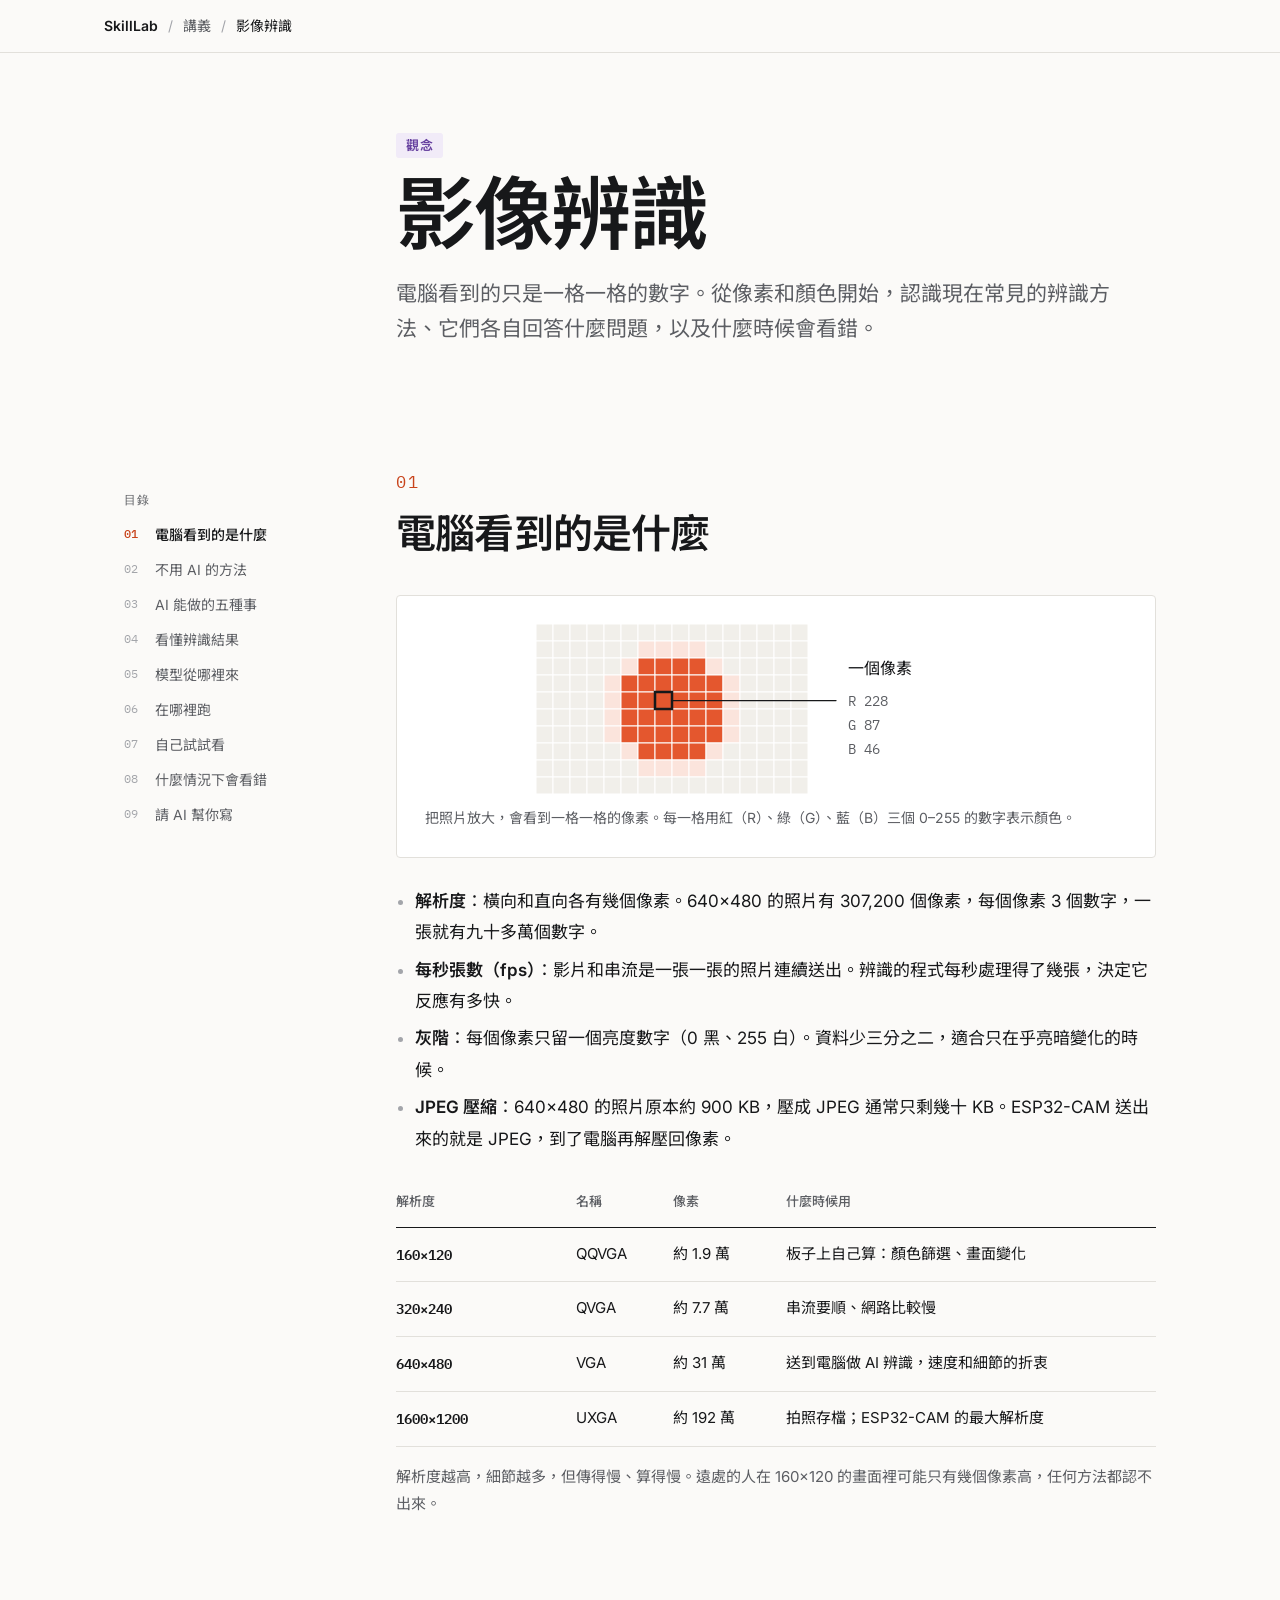
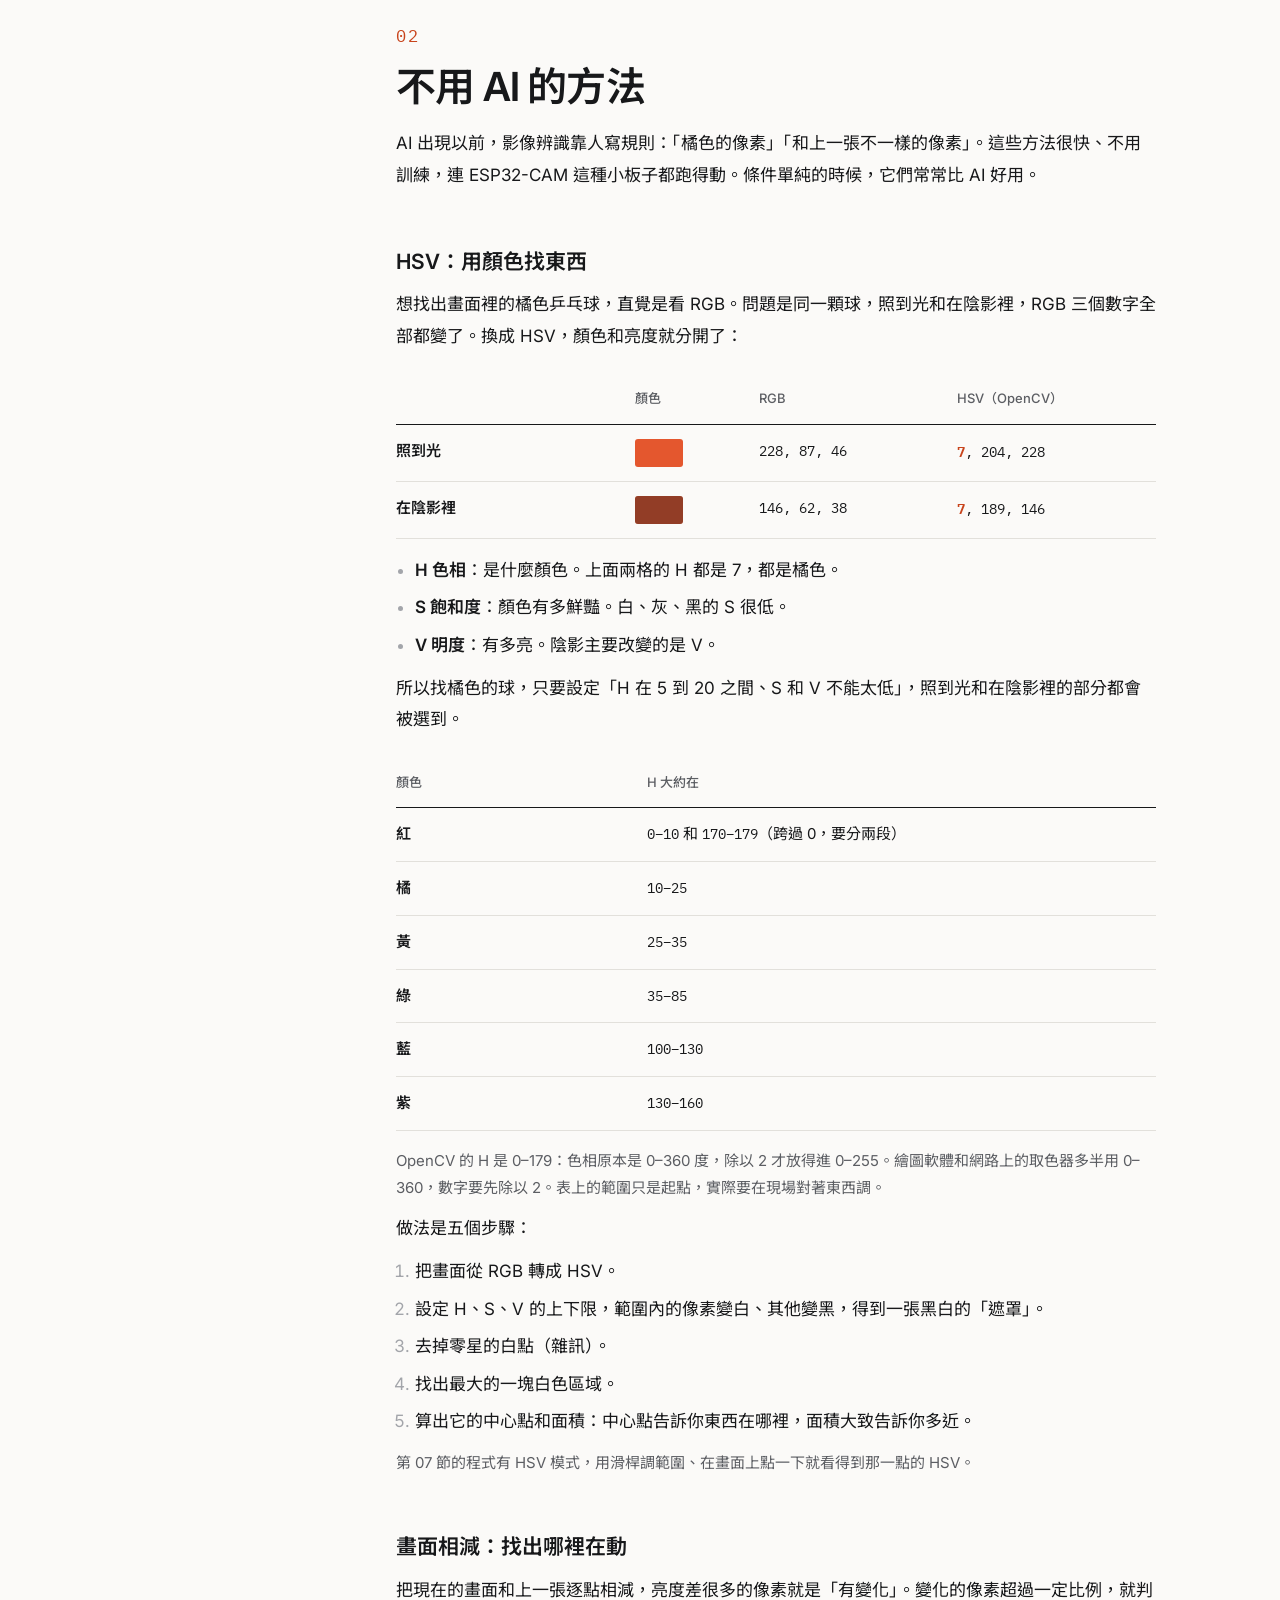
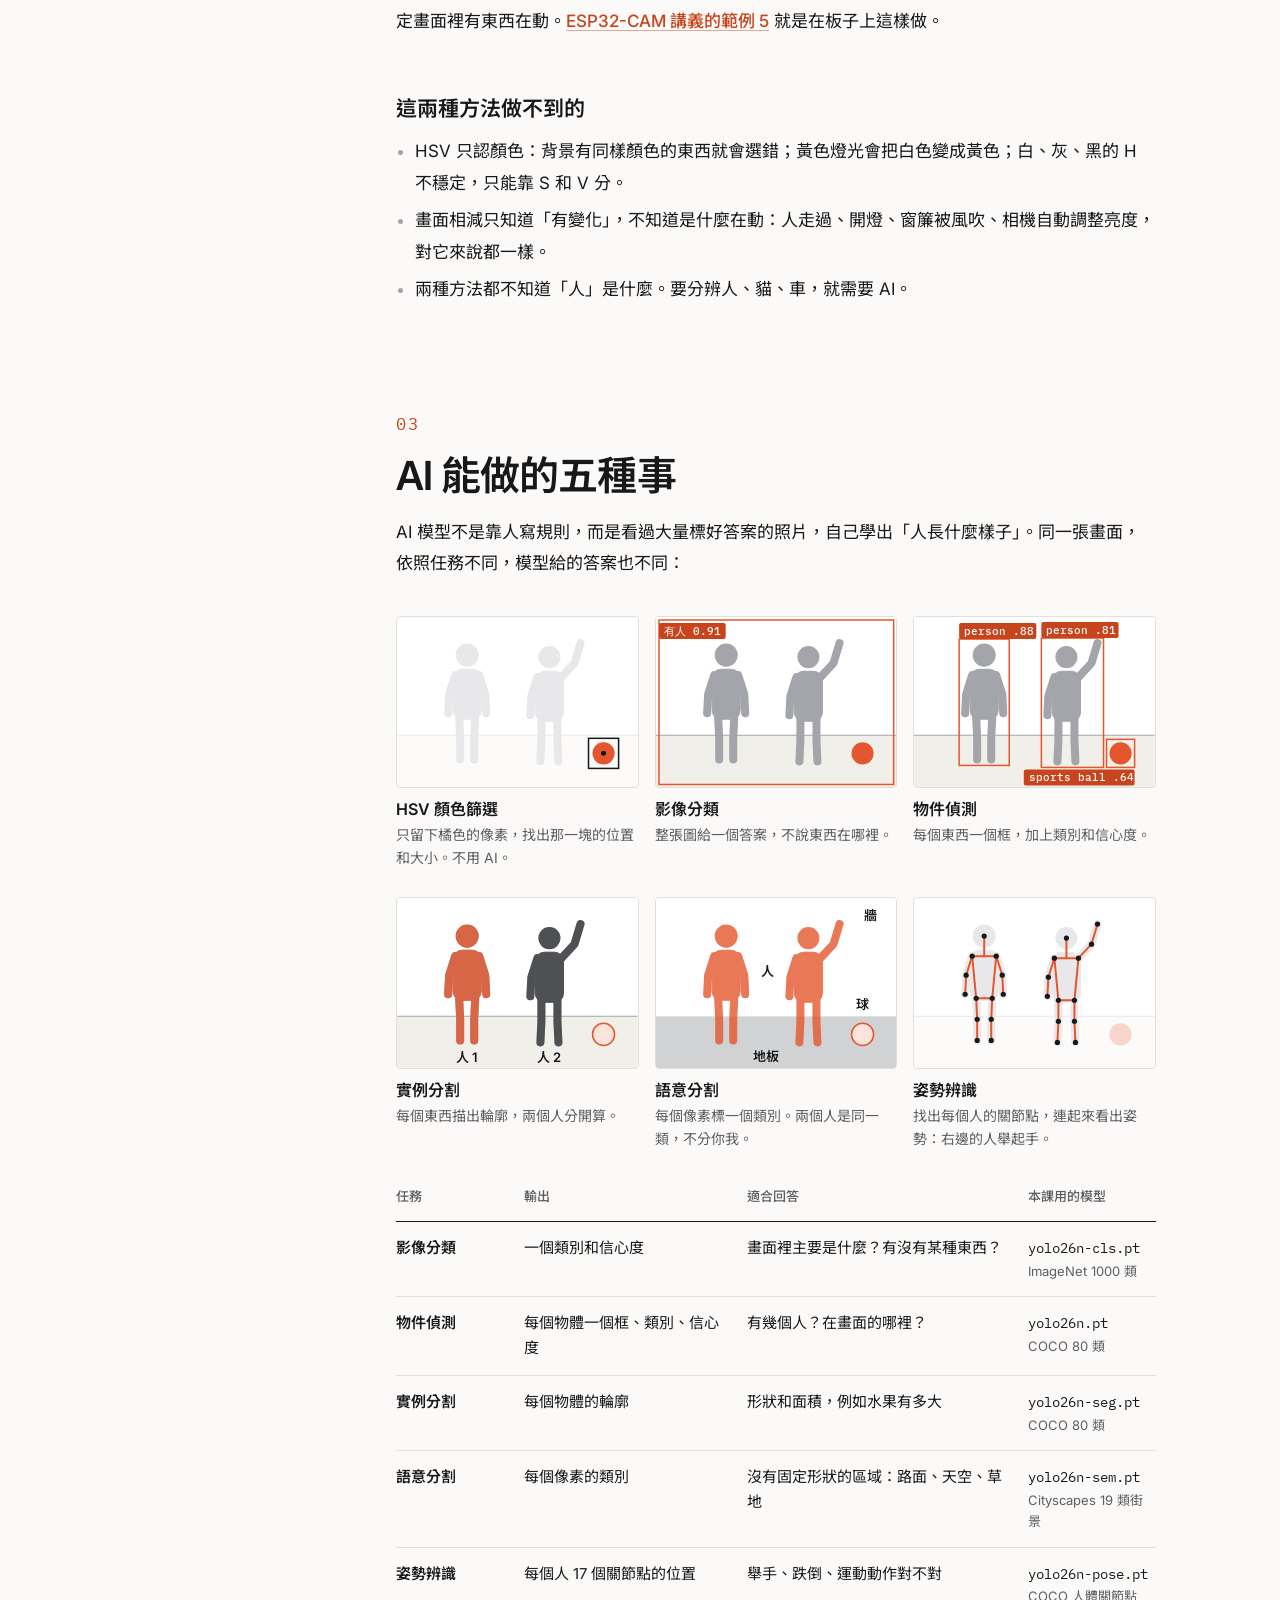
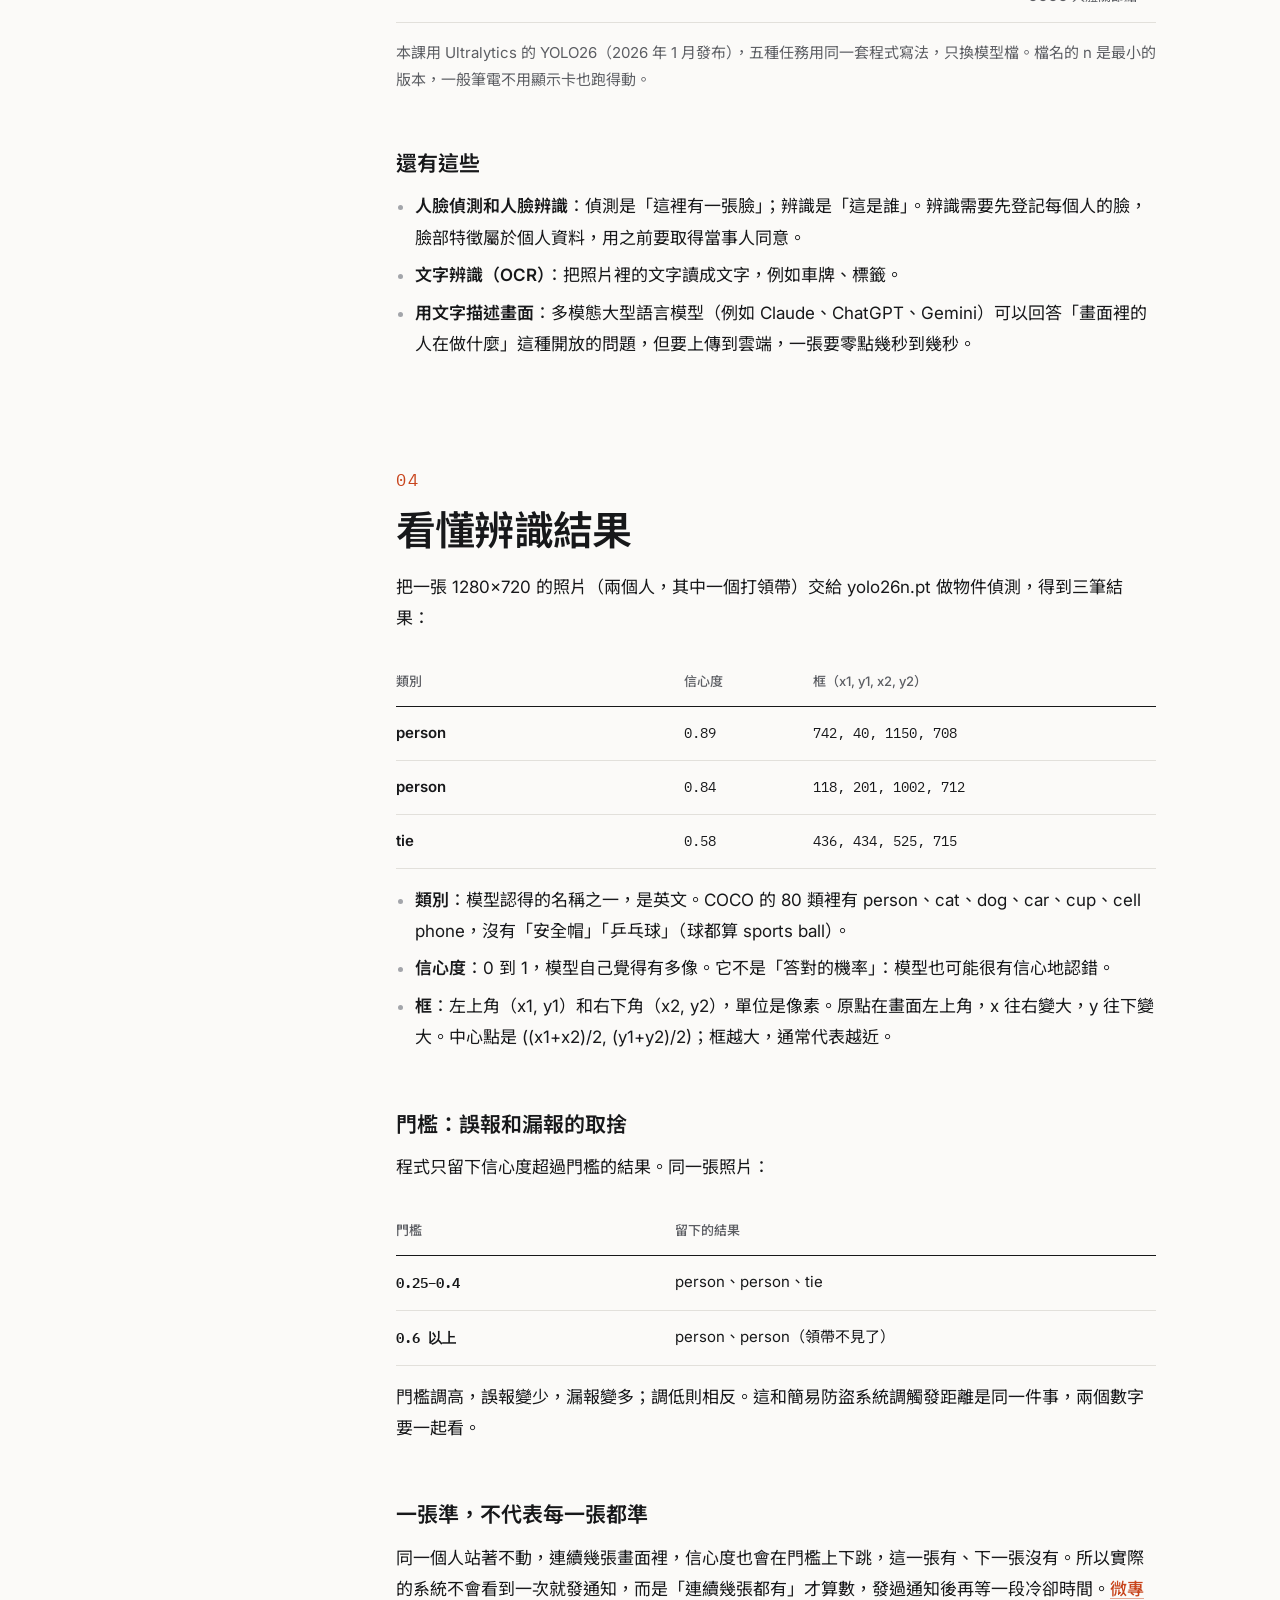
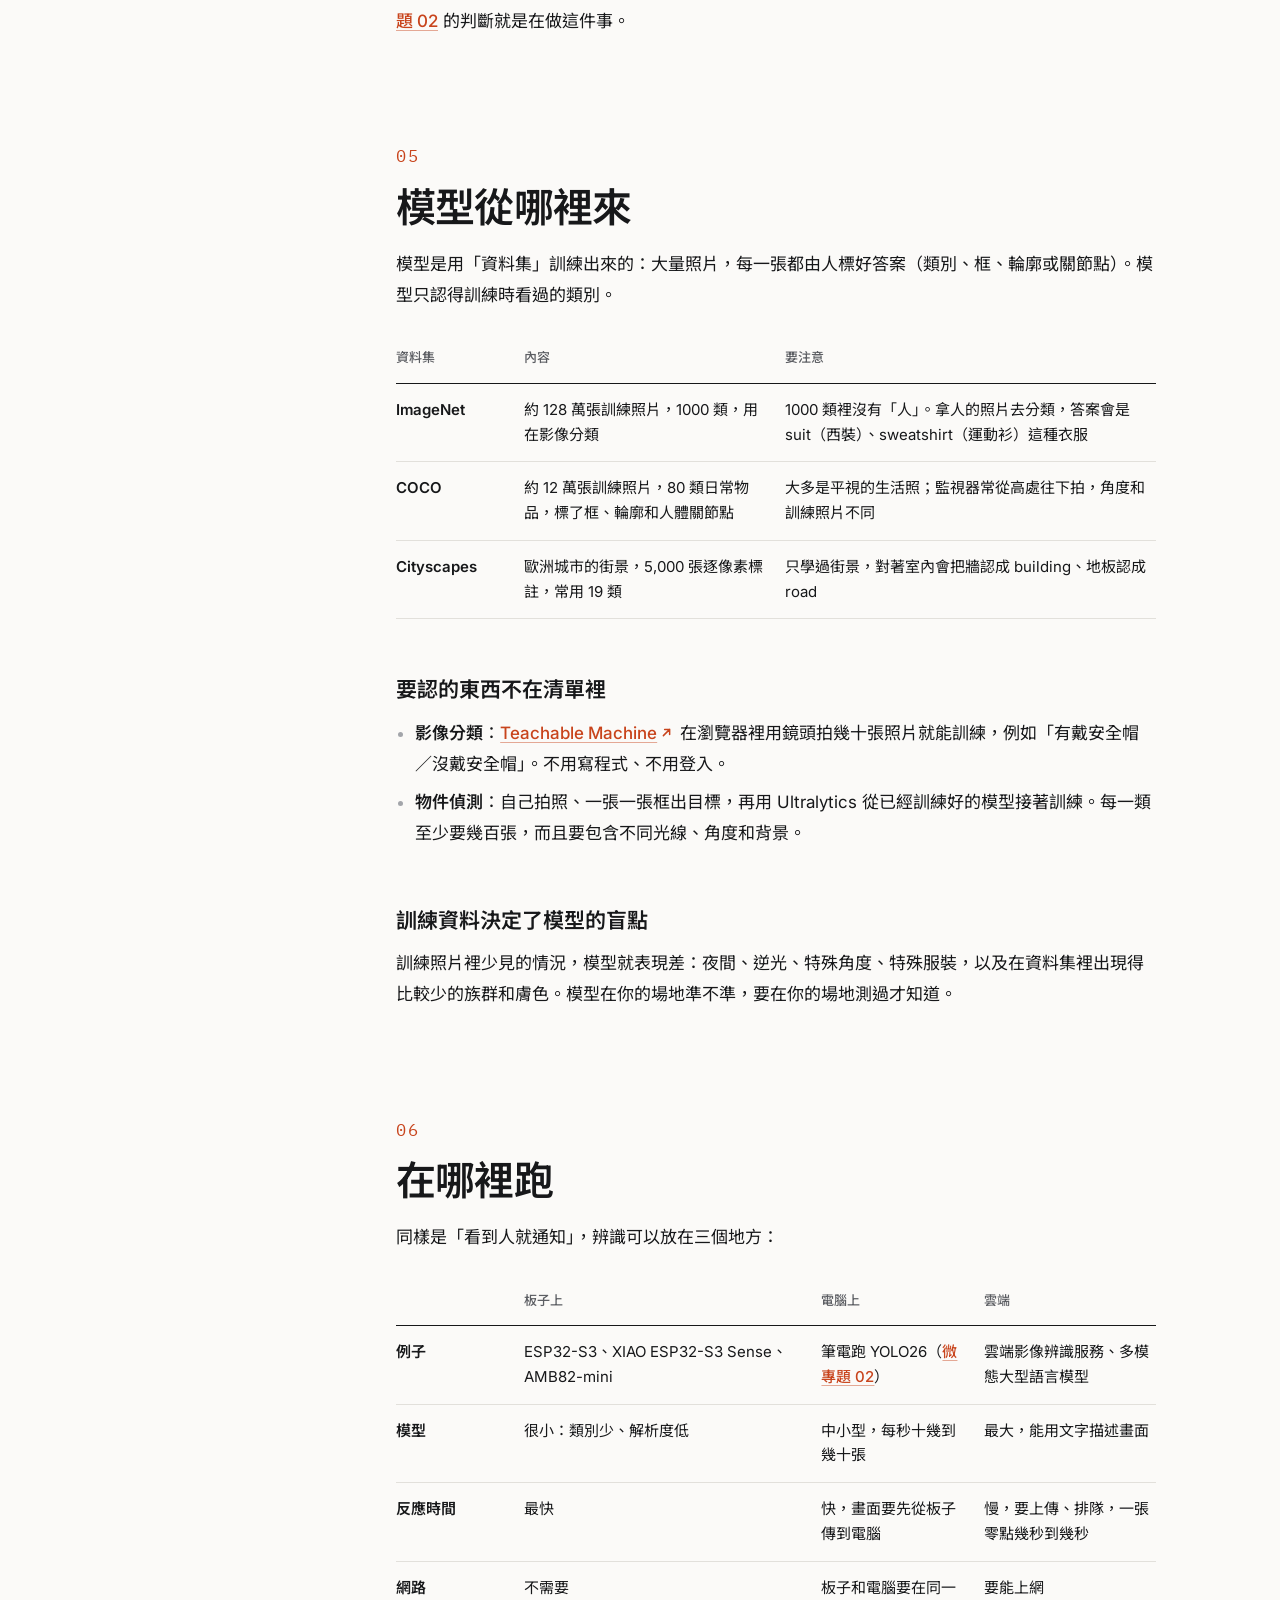
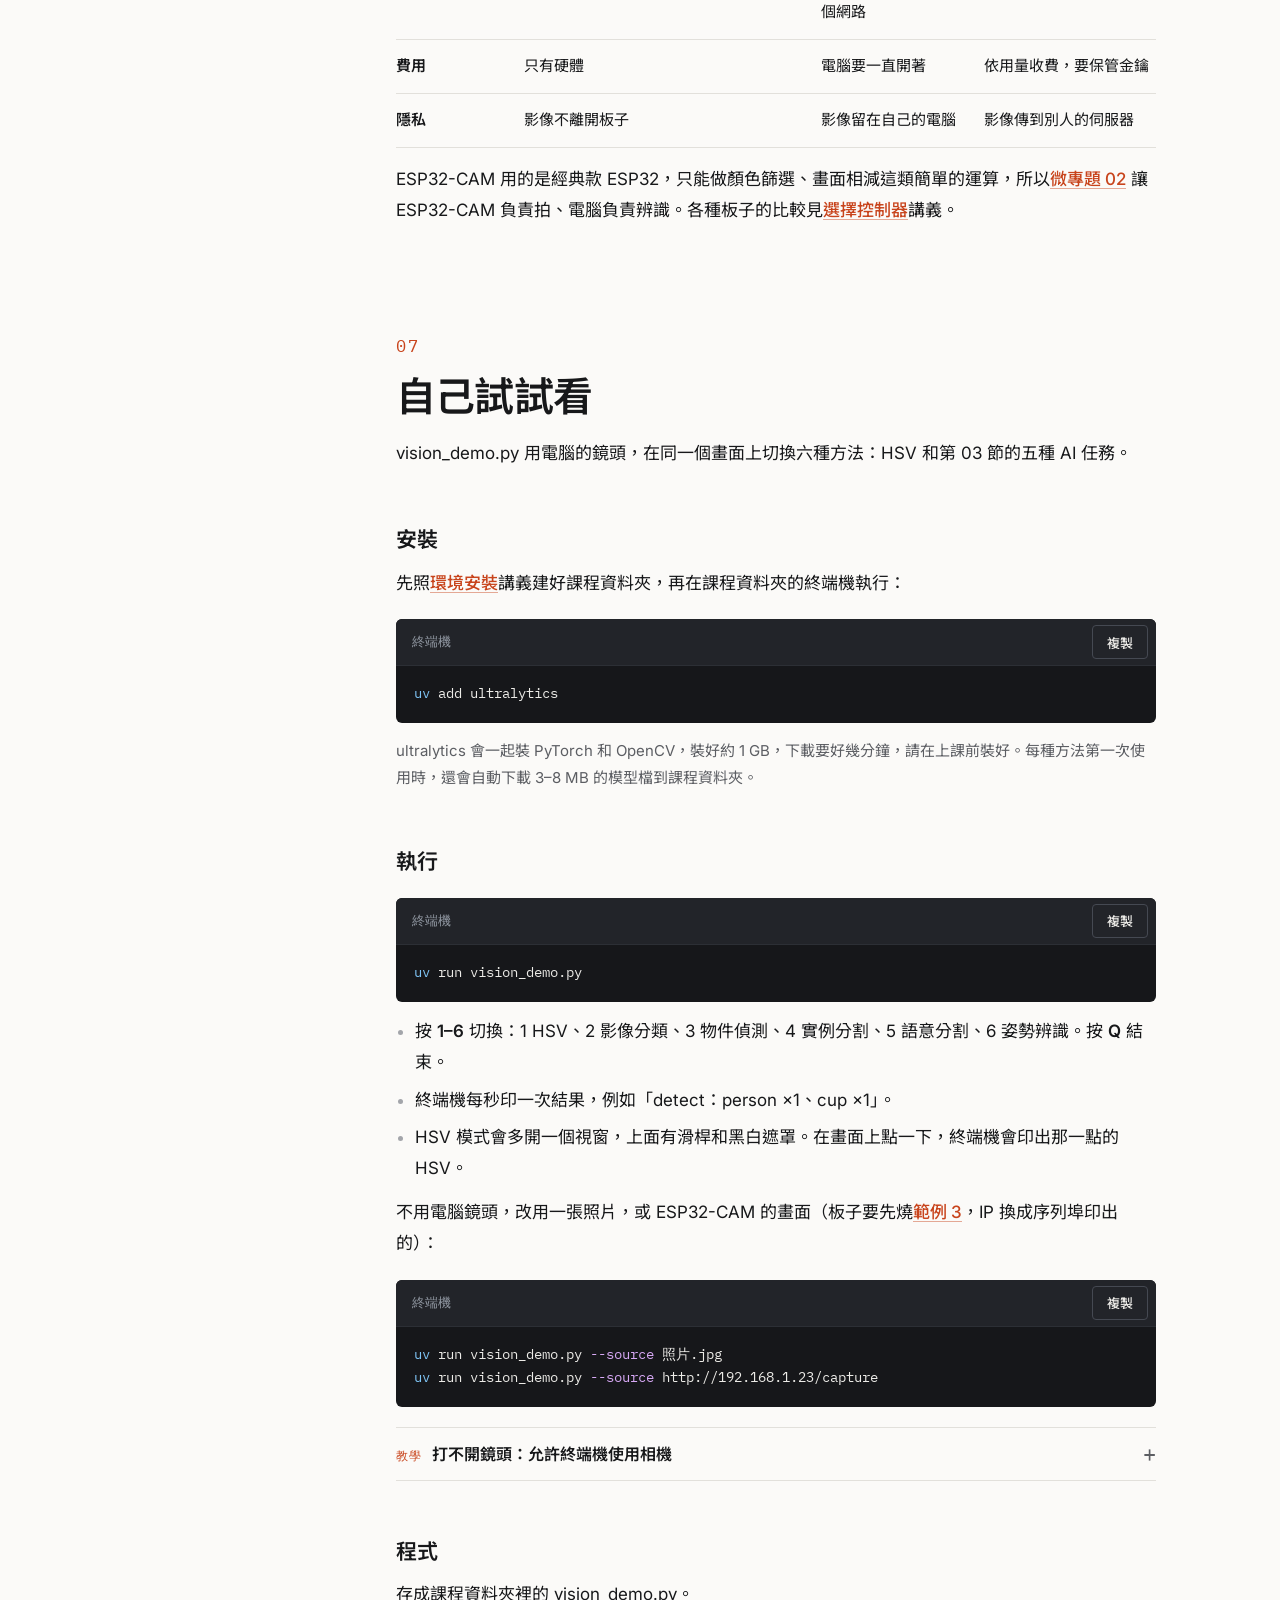
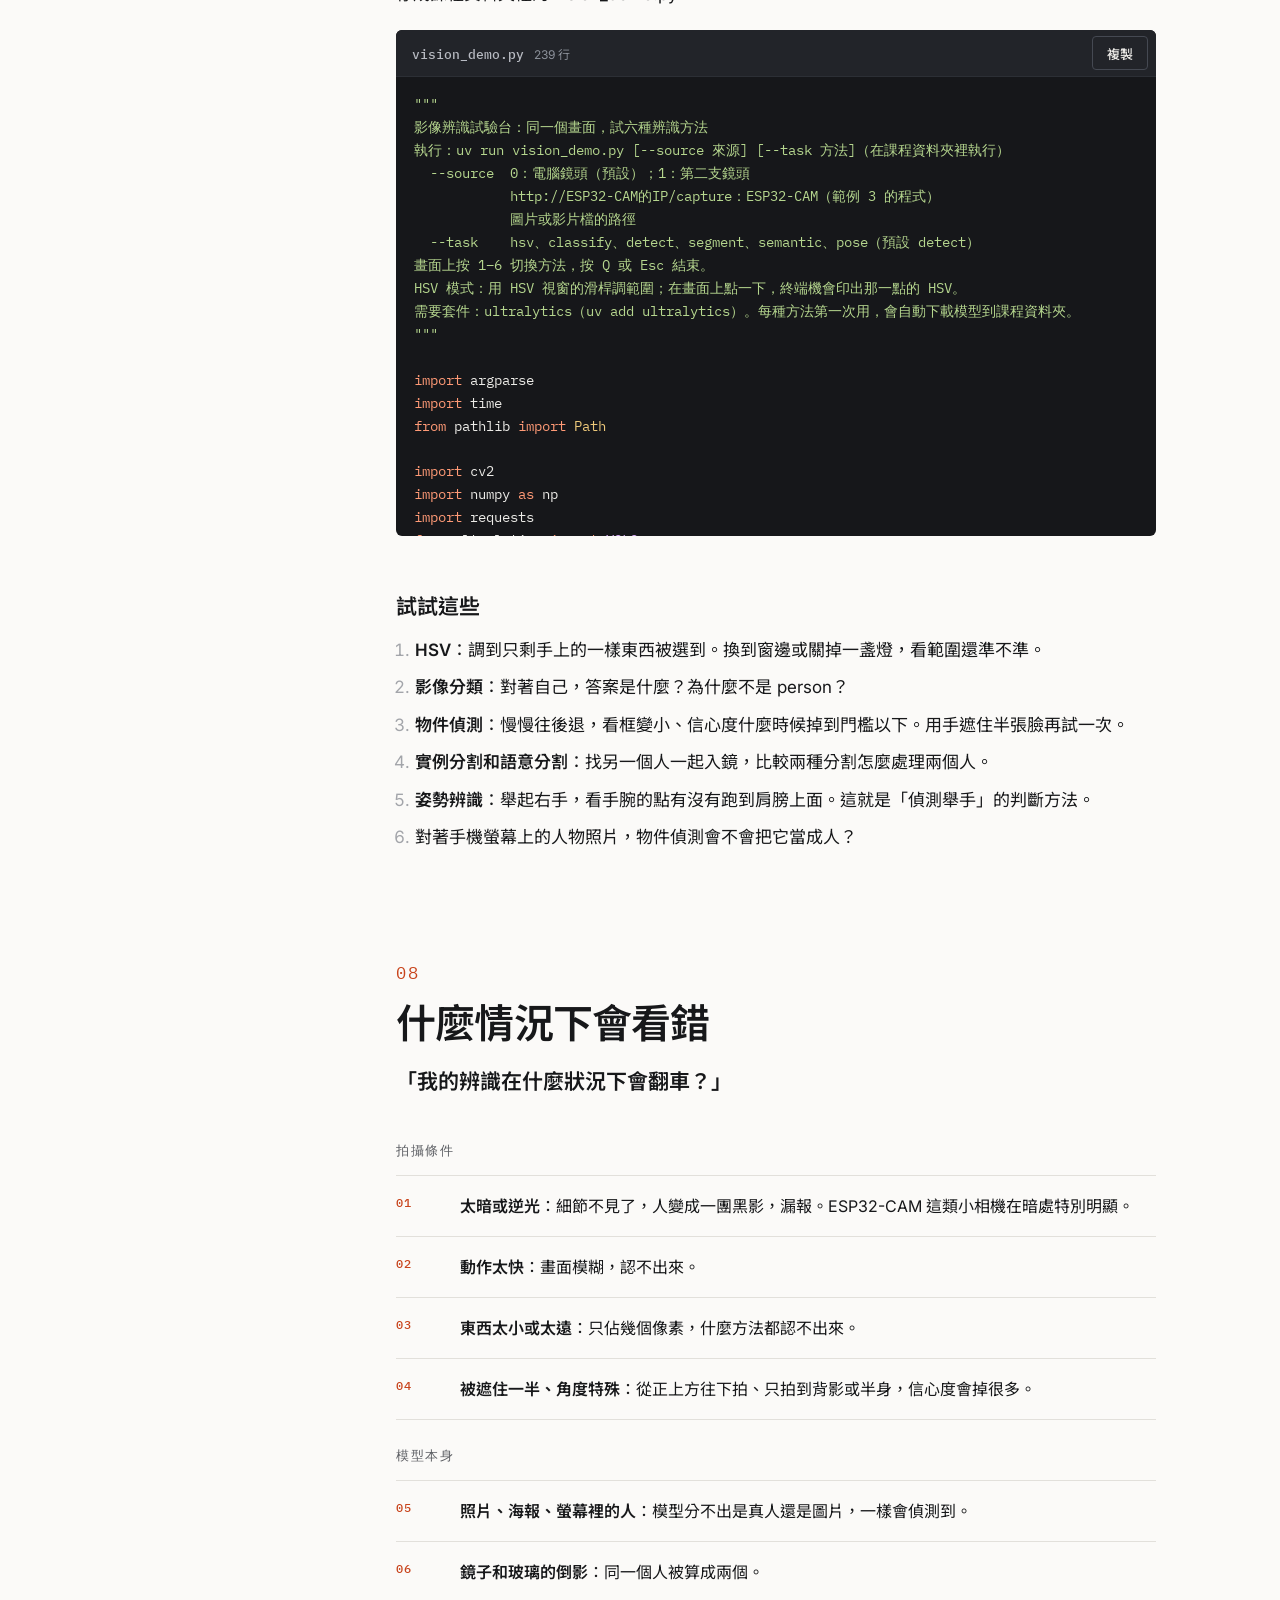
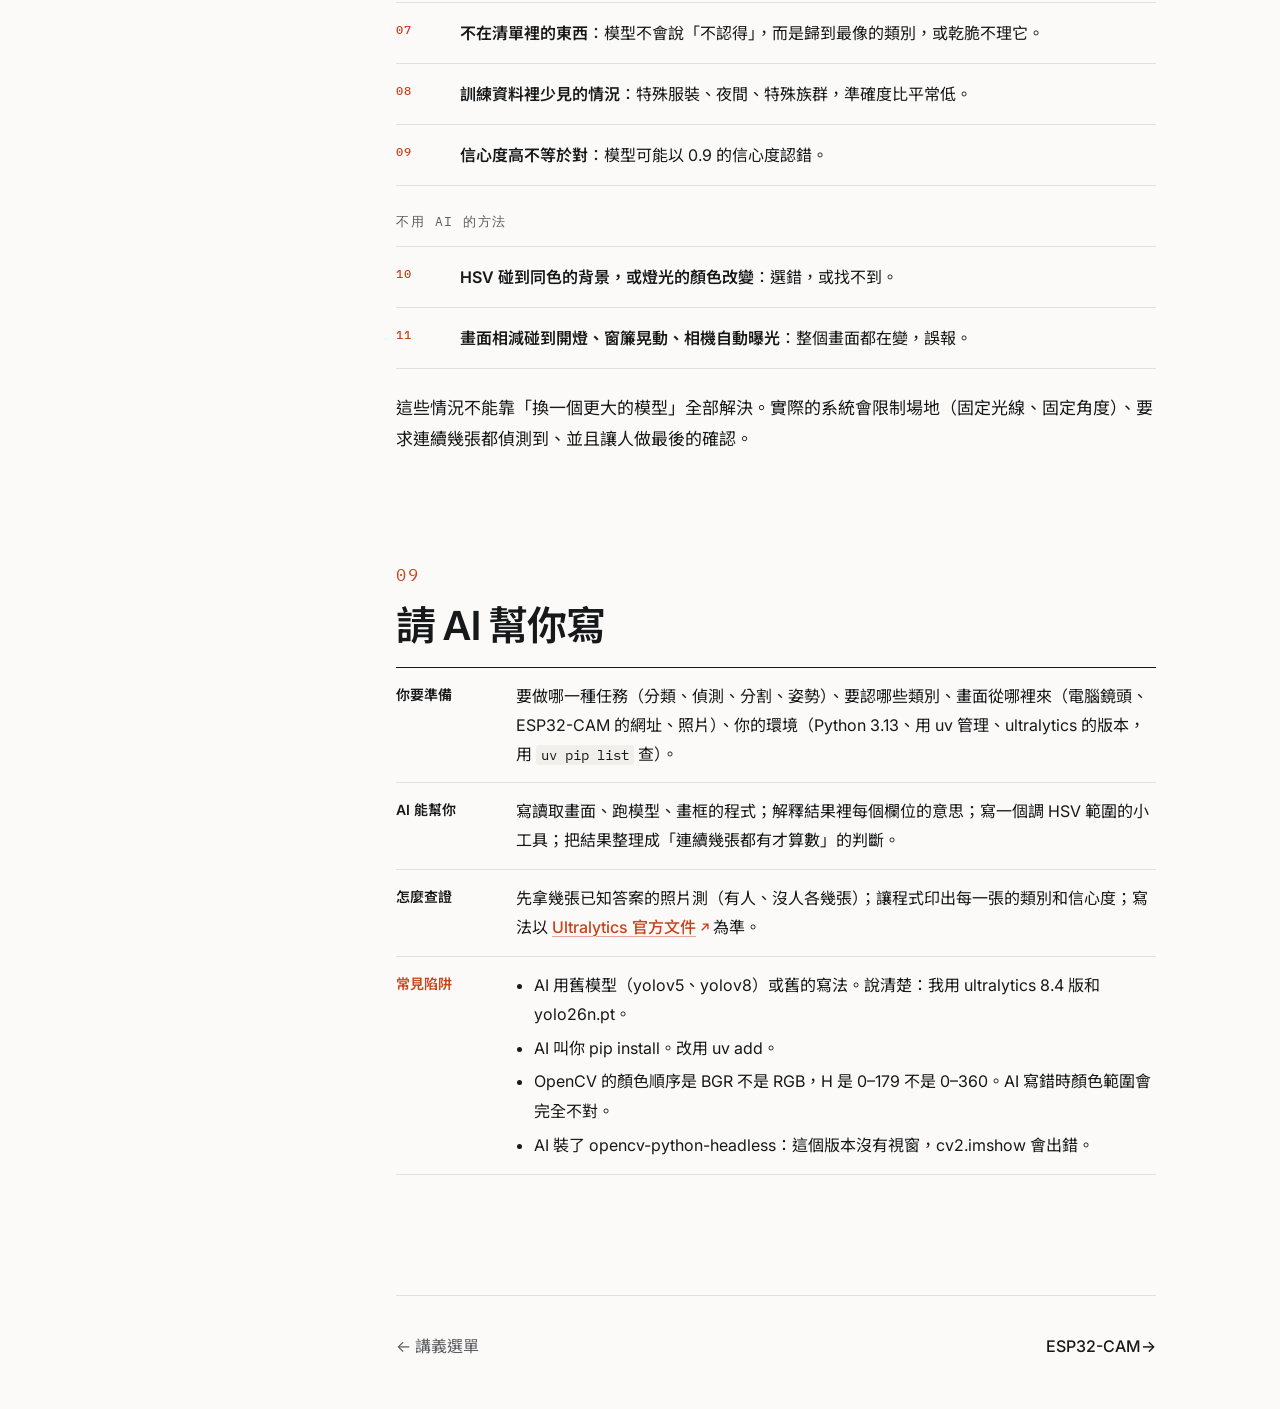
<file: handout/vision.html>
<!doctype html>
<html lang="zh-Hant">
<head>
<meta charset="utf-8">
<meta name="viewport" content="width=device-width, initial-scale=1">
<title>影像辨識｜SkillLab</title>
<link rel="preconnect" href="https://fonts.googleapis.com">
<link rel="preconnect" href="https://fonts.gstatic.com" crossorigin>
<link href="https://fonts.googleapis.com/css2?family=IBM+Plex+Mono:wght@400;500&family=Inter:wght@400;500;600;700&family=Noto+Sans+TC:wght@400;500;700&display=swap" rel="stylesheet">
<link rel="stylesheet" href="../assets/style.css">
<link rel="stylesheet" href="../assets/handout.css">
</head>
<body class="hd">
<header class="topbar"><div class="topbar-in">
  <a class="brand" href="../index.html">SkillLab</a><span class="sep">/</span>
  <a href="../handout.html">講義</a><span class="sep">/</span>
  <span class="here">影像辨識</span>
</div></header>

<div class="page has-toc">
  <header class="doc-head">
    <p class="kicker" data-type="concept"><span class="type-tag">觀念</span></p>
    <h1>影像辨識</h1>
    <p class="lead">電腦看到的只是一格一格的數字。從像素和顏色開始，認識現在常見的辨識方法、它們各自回答什麼問題，以及什麼時候會看錯。</p>
  </header>
  <nav class="toc" aria-label="目錄">
    <p class="toc-h">目錄</p>
    <ol>
      <li><a href="#s1"><span class="n">01</span>電腦看到的是什麼</a></li>
      <li><a href="#s2"><span class="n">02</span>不用 AI 的方法</a></li>
      <li><a href="#s3"><span class="n">03</span>AI 能做的五種事</a></li>
      <li><a href="#s4"><span class="n">04</span>看懂辨識結果</a></li>
      <li><a href="#s5"><span class="n">05</span>模型從哪裡來</a></li>
      <li><a href="#s6"><span class="n">06</span>在哪裡跑</a></li>
      <li><a href="#s7"><span class="n">07</span>自己試試看</a></li>
      <li><a href="#s8"><span class="n">08</span>什麼情況下會看錯</a></li>
      <li><a href="#s9"><span class="n">09</span>請 AI 幫你寫</a></li>
    </ol>
  </nav>
  <main class="doc">
    <section class="sec" id="s1" aria-labelledby="s1-h">
      <p class="sec-no">01</p>
      <h2 id="s1-h">電腦看到的是什麼</h2>
      <figure class="figure panel lead-in">
<svg class="dg" viewBox="0 0 480 170" role="img" aria-label="一顆橘色的球放大後是一格一格的像素，其中一格標出它的紅、綠、藍數值：228、87、46" xmlns="http://www.w3.org/2000/svg">
  <rect class="px-w" x="0" y="0" width="17" height="17"/><rect class="px-w" x="17" y="0" width="17" height="17"/><rect class="px-w" x="34" y="0" width="17" height="17"/><rect class="px-w" x="51" y="0" width="17" height="17"/><rect class="px-w" x="68" y="0" width="17" height="17"/><rect class="px-w" x="85" y="0" width="17" height="17"/><rect class="px-w" x="102" y="0" width="17" height="17"/><rect class="px-w" x="119" y="0" width="17" height="17"/><rect class="px-w" x="136" y="0" width="17" height="17"/><rect class="px-w" x="153" y="0" width="17" height="17"/><rect class="px-w" x="170" y="0" width="17" height="17"/><rect class="px-w" x="187" y="0" width="17" height="17"/><rect class="px-w" x="204" y="0" width="17" height="17"/><rect class="px-w" x="221" y="0" width="17" height="17"/><rect class="px-w" x="238" y="0" width="17" height="17"/><rect class="px-w" x="255" y="0" width="17" height="17"/><rect class="px-w" x="0" y="17" width="17" height="17"/><rect class="px-w" x="17" y="17" width="17" height="17"/><rect class="px-w" x="34" y="17" width="17" height="17"/><rect class="px-w" x="51" y="17" width="17" height="17"/><rect class="px-w" x="68" y="17" width="17" height="17"/><rect class="px-w" x="85" y="17" width="17" height="17"/><rect class="px-e" x="102" y="17" width="17" height="17"/><rect class="px-e" x="119" y="17" width="17" height="17"/><rect class="px-e" x="136" y="17" width="17" height="17"/><rect class="px-e" x="153" y="17" width="17" height="17"/><rect class="px-w" x="170" y="17" width="17" height="17"/><rect class="px-w" x="187" y="17" width="17" height="17"/><rect class="px-w" x="204" y="17" width="17" height="17"/><rect class="px-w" x="221" y="17" width="17" height="17"/><rect class="px-w" x="238" y="17" width="17" height="17"/><rect class="px-w" x="255" y="17" width="17" height="17"/><rect class="px-w" x="0" y="34" width="17" height="17"/><rect class="px-w" x="17" y="34" width="17" height="17"/><rect class="px-w" x="34" y="34" width="17" height="17"/><rect class="px-w" x="51" y="34" width="17" height="17"/><rect class="px-w" x="68" y="34" width="17" height="17"/><rect class="px-e" x="85" y="34" width="17" height="17"/><rect class="px-b" x="102" y="34" width="17" height="17"/><rect class="px-b" x="119" y="34" width="17" height="17"/><rect class="px-b" x="136" y="34" width="17" height="17"/><rect class="px-b" x="153" y="34" width="17" height="17"/><rect class="px-e" x="170" y="34" width="17" height="17"/><rect class="px-w" x="187" y="34" width="17" height="17"/><rect class="px-w" x="204" y="34" width="17" height="17"/><rect class="px-w" x="221" y="34" width="17" height="17"/><rect class="px-w" x="238" y="34" width="17" height="17"/><rect class="px-w" x="255" y="34" width="17" height="17"/><rect class="px-w" x="0" y="51" width="17" height="17"/><rect class="px-w" x="17" y="51" width="17" height="17"/><rect class="px-w" x="34" y="51" width="17" height="17"/><rect class="px-w" x="51" y="51" width="17" height="17"/><rect class="px-e" x="68" y="51" width="17" height="17"/><rect class="px-b" x="85" y="51" width="17" height="17"/><rect class="px-b" x="102" y="51" width="17" height="17"/><rect class="px-b" x="119" y="51" width="17" height="17"/><rect class="px-b" x="136" y="51" width="17" height="17"/><rect class="px-b" x="153" y="51" width="17" height="17"/><rect class="px-b" x="170" y="51" width="17" height="17"/><rect class="px-e" x="187" y="51" width="17" height="17"/><rect class="px-w" x="204" y="51" width="17" height="17"/><rect class="px-w" x="221" y="51" width="17" height="17"/><rect class="px-w" x="238" y="51" width="17" height="17"/><rect class="px-w" x="255" y="51" width="17" height="17"/><rect class="px-w" x="0" y="68" width="17" height="17"/><rect class="px-w" x="17" y="68" width="17" height="17"/><rect class="px-w" x="34" y="68" width="17" height="17"/><rect class="px-w" x="51" y="68" width="17" height="17"/><rect class="px-e" x="68" y="68" width="17" height="17"/><rect class="px-b" x="85" y="68" width="17" height="17"/><rect class="px-b" x="102" y="68" width="17" height="17"/><rect class="px-b" x="119" y="68" width="17" height="17"/><rect class="px-b" x="136" y="68" width="17" height="17"/><rect class="px-b" x="153" y="68" width="17" height="17"/><rect class="px-b" x="170" y="68" width="17" height="17"/><rect class="px-e" x="187" y="68" width="17" height="17"/><rect class="px-w" x="204" y="68" width="17" height="17"/><rect class="px-w" x="221" y="68" width="17" height="17"/><rect class="px-w" x="238" y="68" width="17" height="17"/><rect class="px-w" x="255" y="68" width="17" height="17"/><rect class="px-w" x="0" y="85" width="17" height="17"/><rect class="px-w" x="17" y="85" width="17" height="17"/><rect class="px-w" x="34" y="85" width="17" height="17"/><rect class="px-w" x="51" y="85" width="17" height="17"/><rect class="px-e" x="68" y="85" width="17" height="17"/><rect class="px-b" x="85" y="85" width="17" height="17"/><rect class="px-b" x="102" y="85" width="17" height="17"/><rect class="px-b" x="119" y="85" width="17" height="17"/><rect class="px-b" x="136" y="85" width="17" height="17"/><rect class="px-b" x="153" y="85" width="17" height="17"/><rect class="px-b" x="170" y="85" width="17" height="17"/><rect class="px-e" x="187" y="85" width="17" height="17"/><rect class="px-w" x="204" y="85" width="17" height="17"/><rect class="px-w" x="221" y="85" width="17" height="17"/><rect class="px-w" x="238" y="85" width="17" height="17"/><rect class="px-w" x="255" y="85" width="17" height="17"/><rect class="px-w" x="0" y="102" width="17" height="17"/><rect class="px-w" x="17" y="102" width="17" height="17"/><rect class="px-w" x="34" y="102" width="17" height="17"/><rect class="px-w" x="51" y="102" width="17" height="17"/><rect class="px-e" x="68" y="102" width="17" height="17"/><rect class="px-b" x="85" y="102" width="17" height="17"/><rect class="px-b" x="102" y="102" width="17" height="17"/><rect class="px-b" x="119" y="102" width="17" height="17"/><rect class="px-b" x="136" y="102" width="17" height="17"/><rect class="px-b" x="153" y="102" width="17" height="17"/><rect class="px-b" x="170" y="102" width="17" height="17"/><rect class="px-e" x="187" y="102" width="17" height="17"/><rect class="px-w" x="204" y="102" width="17" height="17"/><rect class="px-w" x="221" y="102" width="17" height="17"/><rect class="px-w" x="238" y="102" width="17" height="17"/><rect class="px-w" x="255" y="102" width="17" height="17"/><rect class="px-w" x="0" y="119" width="17" height="17"/><rect class="px-w" x="17" y="119" width="17" height="17"/><rect class="px-w" x="34" y="119" width="17" height="17"/><rect class="px-w" x="51" y="119" width="17" height="17"/><rect class="px-w" x="68" y="119" width="17" height="17"/><rect class="px-e" x="85" y="119" width="17" height="17"/><rect class="px-b" x="102" y="119" width="17" height="17"/><rect class="px-b" x="119" y="119" width="17" height="17"/><rect class="px-b" x="136" y="119" width="17" height="17"/><rect class="px-b" x="153" y="119" width="17" height="17"/><rect class="px-e" x="170" y="119" width="17" height="17"/><rect class="px-w" x="187" y="119" width="17" height="17"/><rect class="px-w" x="204" y="119" width="17" height="17"/><rect class="px-w" x="221" y="119" width="17" height="17"/><rect class="px-w" x="238" y="119" width="17" height="17"/><rect class="px-w" x="255" y="119" width="17" height="17"/><rect class="px-w" x="0" y="136" width="17" height="17"/><rect class="px-w" x="17" y="136" width="17" height="17"/><rect class="px-w" x="34" y="136" width="17" height="17"/><rect class="px-w" x="51" y="136" width="17" height="17"/><rect class="px-w" x="68" y="136" width="17" height="17"/><rect class="px-w" x="85" y="136" width="17" height="17"/><rect class="px-e" x="102" y="136" width="17" height="17"/><rect class="px-e" x="119" y="136" width="17" height="17"/><rect class="px-e" x="136" y="136" width="17" height="17"/><rect class="px-e" x="153" y="136" width="17" height="17"/><rect class="px-w" x="170" y="136" width="17" height="17"/><rect class="px-w" x="187" y="136" width="17" height="17"/><rect class="px-w" x="204" y="136" width="17" height="17"/><rect class="px-w" x="221" y="136" width="17" height="17"/><rect class="px-w" x="238" y="136" width="17" height="17"/><rect class="px-w" x="255" y="136" width="17" height="17"/><rect class="px-w" x="0" y="153" width="17" height="17"/><rect class="px-w" x="17" y="153" width="17" height="17"/><rect class="px-w" x="34" y="153" width="17" height="17"/><rect class="px-w" x="51" y="153" width="17" height="17"/><rect class="px-w" x="68" y="153" width="17" height="17"/><rect class="px-w" x="85" y="153" width="17" height="17"/><rect class="px-w" x="102" y="153" width="17" height="17"/><rect class="px-w" x="119" y="153" width="17" height="17"/><rect class="px-w" x="136" y="153" width="17" height="17"/><rect class="px-w" x="153" y="153" width="17" height="17"/><rect class="px-w" x="170" y="153" width="17" height="17"/><rect class="px-w" x="187" y="153" width="17" height="17"/><rect class="px-w" x="204" y="153" width="17" height="17"/><rect class="px-w" x="221" y="153" width="17" height="17"/><rect class="px-w" x="238" y="153" width="17" height="17"/><rect class="px-w" x="255" y="153" width="17" height="17"/>
  <rect class="px-hl" x="119" y="68" width="17" height="17"/>
  <line class="ln" x1="136" y1="76.5" x2="300" y2="76.5"/>
  <text x="312" y="50">一個像素</text>
  <text class="tm" x="312" y="82">R 228</text>
  <text class="tm" x="312" y="106">G 87</text>
  <text class="tm" x="312" y="130">B 46</text>
</svg>
        <figcaption>把照片放大，會看到一格一格的像素。每一格用紅（R）、綠（G）、藍（B）三個 0–255 的數字表示顏色。</figcaption>
      </figure>
      <ul class="prose">
        <li><b>解析度</b>：橫向和直向各有幾個像素。640×480 的照片有 307,200 個像素，每個像素 3 個數字，一張就有九十多萬個數字。</li>
        <li><b>每秒張數（fps）</b>：影片和串流是一張一張的照片連續送出。辨識的程式每秒處理得了幾張，決定它反應有多快。</li>
        <li><b>灰階</b>：每個像素只留一個亮度數字（0 黑、255 白）。資料少三分之二，適合只在乎亮暗變化的時候。</li>
        <li><b>JPEG 壓縮</b>：640×480 的照片原本約 900&nbsp;KB，壓成 JPEG 通常只剩幾十 KB。<span class="nw">ESP32-CAM</span> 送出來的就是 JPEG，到了電腦再解壓回像素。</li>
      </ul>
      <div class="table-wrap"><table class="tbl stack"><thead><tr><th scope="col">解析度</th><th scope="col">名稱</th><th scope="col">像素</th><th scope="col">什麼時候用</th></tr></thead><tbody>
<tr><th scope="row"><span class="pin">160×120</span></th><td data-label="名稱">QQVGA</td><td data-label="像素">約 1.9 萬</td><td data-label="什麼時候用">板子上自己算：顏色篩選、畫面變化</td></tr>
<tr><th scope="row"><span class="pin">320×240</span></th><td data-label="名稱">QVGA</td><td data-label="像素">約 7.7 萬</td><td data-label="什麼時候用">串流要順、網路比較慢</td></tr>
<tr><th scope="row"><span class="pin">640×480</span></th><td data-label="名稱">VGA</td><td data-label="像素">約 31 萬</td><td data-label="什麼時候用">送到電腦做 AI 辨識，速度和細節的折衷</td></tr>
<tr><th scope="row"><span class="pin">1600×1200</span></th><td data-label="名稱">UXGA</td><td data-label="像素">約 192 萬</td><td data-label="什麼時候用">拍照存檔；<span class="nw">ESP32-CAM</span> 的最大解析度</td></tr>
</tbody></table></div>
      <p class="note">解析度越高，細節越多，但傳得慢、算得慢。遠處的人在 160×120 的畫面裡可能只有幾個像素高，任何方法都認不出來。</p>
    </section>

    <section class="sec" id="s2" aria-labelledby="s2-h">
      <p class="sec-no">02</p>
      <h2 id="s2-h">不用 AI 的方法</h2>
      <p>AI 出現以前，影像辨識靠人寫規則：「橘色的像素」「和上一張不一樣的像素」。這些方法很快、不用訓練，連 <span class="nw">ESP32-CAM</span> 這種小板子都跑得動。條件單純的時候，它們常常比 AI 好用。</p>

      <h3>HSV：用顏色找東西</h3>
      <p>想找出畫面裡的橘色乒乓球，直覺是看 RGB。問題是同一顆球，照到光和在陰影裡，RGB 三個數字全部都變了。換成 HSV，顏色和亮度就分開了：</p>
      <div class="table-wrap"><table class="tbl stack"><thead><tr><th scope="col"></th><th scope="col">顏色</th><th scope="col">RGB</th><th scope="col">HSV（OpenCV）</th></tr></thead><tbody>
<tr><th scope="row">照到光</th><td data-label="顏色"><span class="swatch" role="img" aria-label="亮橘色"></span></td><td data-label="RGB"><span class="pin">228, 87, 46</span></td><td data-label="HSV（OpenCV）"><span class="pin"><b class="hl">7</b>, 204, 228</span></td></tr>
<tr><th scope="row">在陰影裡</th><td data-label="顏色"><span class="swatch is-shade" role="img" aria-label="暗橘色"></span></td><td data-label="RGB"><span class="pin">146, 62, 38</span></td><td data-label="HSV（OpenCV）"><span class="pin"><b class="hl">7</b>, 189, 146</span></td></tr>
</tbody></table></div>
      <ul class="prose">
        <li><b>H 色相</b>：是什麼顏色。上面兩格的 H 都是 7，都是橘色。</li>
        <li><b>S 飽和度</b>：顏色有多鮮豔。白、灰、黑的 S 很低。</li>
        <li><b>V 明度</b>：有多亮。陰影主要改變的是 V。</li>
      </ul>
      <p>所以找橘色的球，只要設定「H 在 5 到 20 之間、S 和 V 不能太低」，照到光和在陰影裡的部分都會被選到。</p>
      <div class="table-wrap"><table class="tbl stack"><thead><tr><th scope="col">顏色</th><th scope="col">H 大約在</th></tr></thead><tbody>
<tr><th scope="row">紅</th><td data-label="H 大約在"><span class="pin">0–10</span> 和 <span class="pin">170–179</span>（跨過 0，要分兩段）</td></tr>
<tr><th scope="row">橘</th><td data-label="H 大約在"><span class="pin">10–25</span></td></tr>
<tr><th scope="row">黃</th><td data-label="H 大約在"><span class="pin">25–35</span></td></tr>
<tr><th scope="row">綠</th><td data-label="H 大約在"><span class="pin">35–85</span></td></tr>
<tr><th scope="row">藍</th><td data-label="H 大約在"><span class="pin">100–130</span></td></tr>
<tr><th scope="row">紫</th><td data-label="H 大約在"><span class="pin">130–160</span></td></tr>
</tbody></table></div>
      <p class="note">OpenCV 的 H 是 0–179：色相原本是 0–360 度，除以 2 才放得進 0–255。繪圖軟體和網路上的取色器多半用 0–360，數字要先除以 2。表上的範圍只是起點，實際要在現場對著東西調。</p>
      <p>做法是五個步驟：</p>
      <ol class="prose">
        <li>把畫面從 RGB 轉成 HSV。</li>
        <li>設定 H、S、V 的上下限，範圍內的像素變白、其他變黑，得到一張黑白的「遮罩」。</li>
        <li>去掉零星的白點（雜訊）。</li>
        <li>找出最大的一塊白色區域。</li>
        <li>算出它的中心點和面積：中心點告訴你東西在哪裡，面積大致告訴你多近。</li>
      </ol>
      <p class="note">第 07 節的程式有 HSV 模式，用滑桿調範圍、在畫面上點一下就看得到那一點的 HSV。</p>

      <h3>畫面相減：找出哪裡在動</h3>
      <p>把現在的畫面和上一張逐點相減，亮度差很多的像素就是「有變化」。變化的像素超過一定比例，就判定畫面裡有東西在動。<a href="esp32-cam.html#ex5"><span class="nw">ESP32-CAM</span> 講義的範例 5</a> 就是在板子上這樣做。</p>

      <h3>這兩種方法做不到的</h3>
      <ul class="prose">
        <li>HSV 只認顏色：背景有同樣顏色的東西就會選錯；黃色燈光會把白色變成黃色；白、灰、黑的 H 不穩定，只能靠 S 和 V 分。</li>
        <li>畫面相減只知道「有變化」，不知道是什麼在動：人走過、開燈、窗簾被風吹、相機自動調整亮度，對它來說都一樣。</li>
        <li>兩種方法都不知道「人」是什麼。要分辨人、貓、車，就需要 AI。</li>
      </ul>
    </section>

    <section class="sec" id="s3" aria-labelledby="s3-h">
      <p class="sec-no">03</p>
      <h2 id="s3-h">AI 能做的五種事</h2>
      <p>AI 模型不是靠人寫規則，而是看過大量標好答案的照片，自己學出「人長什麼樣子」。同一張畫面，依照任務不同，模型給的答案也不同：</p>
<div class="tasks lead-in">
<figure>
<svg class="tk" viewBox="0 0 240 170" role="img" aria-label="只剩橘色的球是亮的，其他都變暗，球外面有一個框，中心有一點" xmlns="http://www.w3.org/2000/svg"><g class="dim"><rect class="wall" width="240" height="118"/><rect class="floor" y="118" width="240" height="52"/><line class="edge" x1="0" y1="118" x2="240" y2="118"/><g class="body"><circle cx="70" cy="38" r="11"/><rect x="56" y="52" width="28" height="50" rx="9"/><polyline points="58,58 52,77 51,96"/><polyline points="62,100 63,121 63,142"/><polyline points="82,58 88,77 89,96"/><polyline points="78,100 77,121 77,142"/></g><g class="body"><circle cx="152" cy="40" r="10.5"/><rect x="138" y="54" width="28" height="50" rx="9"/><polyline points="140,60 134,79 133,98"/><polyline points="144,102 144,123 143,144"/><polyline points="164,60 177,46 183,26"/><polyline points="160,102 160,123 161,144"/></g><circle class="ball" cx="206" cy="136" r="11"/></g><circle class="ball" cx="206" cy="136" r="11"/><rect class="box ink" x="191" y="121" width="30" height="30"/><circle class="kp" cx="206" cy="136" r="2.5"/></svg>
<figcaption><p class="t">HSV 顏色篩選</p><p class="d">只留下橘色的像素，找出那一塊的位置和大小。不用 AI。</p></figcaption>
</figure>
<figure>
<svg class="tk" viewBox="0 0 240 170" role="img" aria-label="整張圖外圍一個框，左上角標籤寫「有人 0.91」" xmlns="http://www.w3.org/2000/svg"><g><rect class="wall" width="240" height="118"/><rect class="floor" y="118" width="240" height="52"/><line class="edge" x1="0" y1="118" x2="240" y2="118"/><g class="body"><circle cx="70" cy="38" r="11"/><rect x="56" y="52" width="28" height="50" rx="9"/><polyline points="58,58 52,77 51,96"/><polyline points="62,100 63,121 63,142"/><polyline points="82,58 88,77 89,96"/><polyline points="78,100 77,121 77,142"/></g><g class="body"><circle cx="152" cy="40" r="10.5"/><rect x="138" y="54" width="28" height="50" rx="9"/><polyline points="140,60 134,79 133,98"/><polyline points="144,102 144,123 143,144"/><polyline points="164,60 177,46 183,26"/><polyline points="160,102 160,123 161,144"/></g><circle class="ball" cx="206" cy="136" r="11"/></g><rect class="box" x="3" y="3" width="234" height="164"/><g class="tag"><rect x="3" y="6" width="66.5" height="16" rx="2"/><text x="8" y="17.5">有人 0.91</text></g></svg>
<figcaption><p class="t">影像分類</p><p class="d">整張圖給一個答案，不說東西在哪裡。</p></figcaption>
</figure>
<figure>
<svg class="tk" viewBox="0 0 240 170" role="img" aria-label="兩個人和一顆球各有一個框，框上標著類別和信心度" xmlns="http://www.w3.org/2000/svg"><g><rect class="wall" width="240" height="118"/><rect class="floor" y="118" width="240" height="52"/><line class="edge" x1="0" y1="118" x2="240" y2="118"/><g class="body"><circle cx="70" cy="38" r="11"/><rect x="56" y="52" width="28" height="50" rx="9"/><polyline points="58,58 52,77 51,96"/><polyline points="62,100 63,121 63,142"/><polyline points="82,58 88,77 89,96"/><polyline points="78,100 77,121 77,142"/></g><g class="body"><circle cx="152" cy="40" r="10.5"/><rect x="138" y="54" width="28" height="50" rx="9"/><polyline points="140,60 134,79 133,98"/><polyline points="144,102 144,123 143,144"/><polyline points="164,60 177,46 183,26"/><polyline points="160,102 160,123 161,144"/></g><circle class="ball" cx="206" cy="136" r="11"/></g><rect class="box" x="45" y="22" width="50" height="126"/><g class="tag"><rect x="45" y="6" width="77" height="16" rx="2"/><text x="50" y="17.5">person .88</text></g><rect class="box" x="127" y="21" width="62" height="129"/><g class="tag"><rect x="127" y="5" width="77" height="16" rx="2"/><text x="132" y="16.5">person .81</text></g><rect class="box" x="192" y="122" width="28" height="28"/><g class="tag"><rect x="109.5" y="152" width="110.5" height="16" rx="2"/><text x="114.5" y="163.5">sports ball .64</text></g></svg>
<figcaption><p class="t">物件偵測</p><p class="d">每個東西一個框，加上類別和信心度。</p></figcaption>
</figure>
<figure>
<svg class="tk" viewBox="0 0 240 170" role="img" aria-label="兩個人各自塗上不同的顏色，球塗上第三種樣式" xmlns="http://www.w3.org/2000/svg"><g><rect class="wall" width="240" height="118"/><rect class="floor" y="118" width="240" height="52"/><line class="edge" x1="0" y1="118" x2="240" y2="118"/><g class="body"><circle cx="70" cy="38" r="11"/><rect x="56" y="52" width="28" height="50" rx="9"/><polyline points="58,58 52,77 51,96"/><polyline points="62,100 63,121 63,142"/><polyline points="82,58 88,77 89,96"/><polyline points="78,100 77,121 77,142"/></g><g class="body"><circle cx="152" cy="40" r="10.5"/><rect x="138" y="54" width="28" height="50" rx="9"/><polyline points="140,60 134,79 133,98"/><polyline points="144,102 144,123 143,144"/><polyline points="164,60 177,46 183,26"/><polyline points="160,102 160,123 161,144"/></g><circle class="ball" cx="206" cy="136" r="11"/></g><g class="m1"><circle cx="70" cy="38" r="11"/><rect x="56" y="52" width="28" height="50" rx="9"/><polyline points="58,58 52,77 51,96"/><polyline points="62,100 63,121 63,142"/><polyline points="82,58 88,77 89,96"/><polyline points="78,100 77,121 77,142"/></g><g class="m2"><circle cx="152" cy="40" r="10.5"/><rect x="138" y="54" width="28" height="50" rx="9"/><polyline points="140,60 134,79 133,98"/><polyline points="144,102 144,123 143,144"/><polyline points="164,60 177,46 183,26"/><polyline points="160,102 160,123 161,144"/></g><circle class="m3" cx="206" cy="136" r="11"/><text class="lbl" x="70" y="164" text-anchor="middle">人 1</text><text class="lbl" x="152" y="164" text-anchor="middle">人 2</text></svg>
<figcaption><p class="t">實例分割</p><p class="d">每個東西描出輪廓，兩個人分開算。</p></figcaption>
</figure>
<figure>
<svg class="tk" viewBox="0 0 240 170" role="img" aria-label="牆、地板、人、球各塗一種樣式，兩個人塗成同一種" xmlns="http://www.w3.org/2000/svg"><rect class="s-wall" width="240" height="118"/><rect class="s-floor" y="118" width="240" height="52"/><g class="m1"><circle cx="70" cy="38" r="11"/><rect x="56" y="52" width="28" height="50" rx="9"/><polyline points="58,58 52,77 51,96"/><polyline points="62,100 63,121 63,142"/><polyline points="82,58 88,77 89,96"/><polyline points="78,100 77,121 77,142"/></g><g class="m1"><circle cx="152" cy="40" r="10.5"/><rect x="138" y="54" width="28" height="50" rx="9"/><polyline points="140,60 134,79 133,98"/><polyline points="144,102 144,123 143,144"/><polyline points="164,60 177,46 183,26"/><polyline points="160,102 160,123 161,144"/></g><circle class="m3" cx="206" cy="136" r="11"/><text class="lbl" x="214" y="22" text-anchor="middle">牆</text><text class="lbl" x="110" y="163" text-anchor="middle">地板</text><text class="lbl" x="111" y="78" text-anchor="middle">人</text><text class="lbl" x="206" y="111" text-anchor="middle">球</text></svg>
<figcaption><p class="t">語意分割</p><p class="d">每個像素標一個類別。兩個人是同一類，不分你我。</p></figcaption>
</figure>
<figure>
<svg class="tk" viewBox="0 0 240 170" role="img" aria-label="兩個人身上標出頭、肩、手肘、手腕、髖、膝、腳踝的點，用線連起來" xmlns="http://www.w3.org/2000/svg"><g class="dim"><rect class="wall" width="240" height="118"/><rect class="floor" y="118" width="240" height="52"/><line class="edge" x1="0" y1="118" x2="240" y2="118"/><g class="body"><circle cx="70" cy="38" r="11"/><rect x="56" y="52" width="28" height="50" rx="9"/><polyline points="58,58 52,77 51,96"/><polyline points="62,100 63,121 63,142"/><polyline points="82,58 88,77 89,96"/><polyline points="78,100 77,121 77,142"/></g><g class="body"><circle cx="152" cy="40" r="10.5"/><rect x="138" y="54" width="28" height="50" rx="9"/><polyline points="140,60 134,79 133,98"/><polyline points="144,102 144,123 143,144"/><polyline points="164,60 177,46 183,26"/><polyline points="160,102 160,123 161,144"/></g><circle class="ball" cx="206" cy="136" r="11"/></g><g class="sk"><polyline points="58,58 52,77 51,96"/><polyline points="62,100 63,121 63,142"/><polyline points="82,58 88,77 89,96"/><polyline points="78,100 77,121 77,142"/><polyline points="58,58 82,58"/><polyline points="62,100 78,100"/><polyline points="58,58 62,100"/><polyline points="82,58 78,100"/><polyline points="70,38 70,58"/></g><circle class="kp" cx="70" cy="38" r="2.6"/><circle class="kp" cx="58" cy="58" r="2.6"/><circle class="kp" cx="82" cy="58" r="2.6"/><circle class="kp" cx="52" cy="77" r="2.6"/><circle class="kp" cx="88" cy="77" r="2.6"/><circle class="kp" cx="51" cy="96" r="2.6"/><circle class="kp" cx="89" cy="96" r="2.6"/><circle class="kp" cx="62" cy="100" r="2.6"/><circle class="kp" cx="78" cy="100" r="2.6"/><circle class="kp" cx="63" cy="121" r="2.6"/><circle class="kp" cx="77" cy="121" r="2.6"/><circle class="kp" cx="63" cy="142" r="2.6"/><circle class="kp" cx="77" cy="142" r="2.6"/><g class="sk"><polyline points="140,60 134,79 133,98"/><polyline points="144,102 144,123 143,144"/><polyline points="164,60 177,46 183,26"/><polyline points="160,102 160,123 161,144"/><polyline points="140,60 164,60"/><polyline points="144,102 160,102"/><polyline points="140,60 144,102"/><polyline points="164,60 160,102"/><polyline points="152,40 152,60"/></g><circle class="kp" cx="152" cy="40" r="2.6"/><circle class="kp" cx="140" cy="60" r="2.6"/><circle class="kp" cx="164" cy="60" r="2.6"/><circle class="kp" cx="134" cy="79" r="2.6"/><circle class="kp" cx="177" cy="46" r="2.6"/><circle class="kp" cx="133" cy="98" r="2.6"/><circle class="kp" cx="183" cy="26" r="2.6"/><circle class="kp" cx="144" cy="102" r="2.6"/><circle class="kp" cx="160" cy="102" r="2.6"/><circle class="kp" cx="144" cy="123" r="2.6"/><circle class="kp" cx="160" cy="123" r="2.6"/><circle class="kp" cx="143" cy="144" r="2.6"/><circle class="kp" cx="161" cy="144" r="2.6"/></svg>
<figcaption><p class="t">姿勢辨識</p><p class="d">找出每個人的關節點，連起來看出姿勢：右邊的人舉起手。</p></figcaption>
</figure>
</div>
      <div class="table-wrap"><table class="tbl stack"><thead><tr><th scope="col">任務</th><th scope="col">輸出</th><th scope="col">適合回答</th><th scope="col">本課用的模型</th></tr></thead><tbody>
<tr><th scope="row">影像分類</th><td data-label="輸出">一個類別和信心度</td><td data-label="適合回答">畫面裡主要是什麼？有沒有某種東西？</td><td data-label="本課用的模型"><span class="pin">yolo26n-cls.pt</span><span class="sub">ImageNet 1000 類</span></td></tr>
<tr><th scope="row">物件偵測</th><td data-label="輸出">每個物體一個框、類別、信心度</td><td data-label="適合回答">有幾個人？在畫面的哪裡？</td><td data-label="本課用的模型"><span class="pin">yolo26n.pt</span><span class="sub">COCO 80 類</span></td></tr>
<tr><th scope="row">實例分割</th><td data-label="輸出">每個物體的輪廓</td><td data-label="適合回答">形狀和面積，例如水果有多大</td><td data-label="本課用的模型"><span class="pin">yolo26n-seg.pt</span><span class="sub">COCO 80 類</span></td></tr>
<tr><th scope="row">語意分割</th><td data-label="輸出">每個像素的類別</td><td data-label="適合回答">沒有固定形狀的區域：路面、天空、草地</td><td data-label="本課用的模型"><span class="pin">yolo26n-sem.pt</span><span class="sub">Cityscapes 19 類街景</span></td></tr>
<tr><th scope="row">姿勢辨識</th><td data-label="輸出">每個人 17 個關節點的位置</td><td data-label="適合回答">舉手、跌倒、運動動作對不對</td><td data-label="本課用的模型"><span class="pin">yolo26n-pose.pt</span><span class="sub">COCO 人體關節點</span></td></tr>
</tbody></table></div>
      <p class="note">本課用 Ultralytics 的 YOLO26（2026 年 1 月發布），五種任務用同一套程式寫法，只換模型檔。檔名的 n 是最小的版本，一般筆電不用顯示卡也跑得動。</p>
      <h3>還有這些</h3>
      <ul class="prose">
        <li><b>人臉偵測和人臉辨識</b>：偵測是「這裡有一張臉」；辨識是「這是誰」。辨識需要先登記每個人的臉，臉部特徵屬於個人資料，用之前要取得當事人同意。</li>
        <li><b>文字辨識（OCR）</b>：把照片裡的文字讀成文字，例如車牌、標籤。</li>
        <li><b>用文字描述畫面</b>：多模態大型語言模型（例如 Claude、ChatGPT、Gemini）可以回答「畫面裡的人在做什麼」這種開放的問題，但要上傳到雲端，一張要零點幾秒到幾秒。</li>
      </ul>
    </section>

    <section class="sec" id="s4" aria-labelledby="s4-h">
      <p class="sec-no">04</p>
      <h2 id="s4-h">看懂辨識結果</h2>
      <p>把一張 1280×720 的照片（兩個人，其中一個打領帶）交給 <span class="pin">yolo26n.pt</span> 做物件偵測，得到三筆結果：</p>
      <div class="table-wrap lead-in"><table class="tbl stack"><thead><tr><th scope="col">類別</th><th scope="col">信心度</th><th scope="col">框（x1, y1, x2, y2）</th></tr></thead><tbody>
<tr><th scope="row">person</th><td data-label="信心度"><span class="pin">0.89</span></td><td data-label="框"><span class="pin">742, 40, 1150, 708</span></td></tr>
<tr><th scope="row">person</th><td data-label="信心度"><span class="pin">0.84</span></td><td data-label="框"><span class="pin">118, 201, 1002, 712</span></td></tr>
<tr><th scope="row">tie</th><td data-label="信心度"><span class="pin">0.58</span></td><td data-label="框"><span class="pin">436, 434, 525, 715</span></td></tr>
</tbody></table></div>
      <ul class="prose">
        <li><b>類別</b>：模型認得的名稱之一，是英文。COCO 的 80 類裡有 person、cat、dog、car、cup、cell phone，沒有「安全帽」「乒乓球」（球都算 sports ball）。</li>
        <li><b>信心度</b>：0 到 1，模型自己覺得有多像。它不是「答對的機率」：模型也可能很有信心地認錯。</li>
        <li><b>框</b>：左上角（x1, y1）和右下角（x2, y2），單位是像素。原點在畫面左上角，x 往右變大，y 往下變大。中心點是 ((x1+x2)/2, (y1+y2)/2)；框越大，通常代表越近。</li>
      </ul>
      <h3>門檻：誤報和漏報的取捨</h3>
      <p>程式只留下信心度超過門檻的結果。同一張照片：</p>
      <div class="table-wrap"><table class="tbl stack"><thead><tr><th scope="col">門檻</th><th scope="col">留下的結果</th></tr></thead><tbody>
<tr><th scope="row"><span class="pin">0.25–0.4</span></th><td data-label="留下的結果">person、person、tie</td></tr>
<tr><th scope="row"><span class="pin">0.6 以上</span></th><td data-label="留下的結果">person、person（領帶不見了）</td></tr>
</tbody></table></div>
      <p>門檻調高，誤報變少，漏報變多；調低則相反。這和簡易防盜系統調觸發距離是同一件事，兩個數字要一起看。</p>
      <h3>一張準，不代表每一張都準</h3>
      <p>同一個人站著不動，連續幾張畫面裡，信心度也會在門檻上下跳，這一張有、下一張沒有。所以實際的系統不會看到一次就發通知，而是「連續幾張都有」才算數，發過通知後再等一段冷卻時間。<a href="monitor-esp32cam.html">微專題&nbsp;02</a> 的判斷就是在做這件事。</p>
    </section>

    <section class="sec" id="s5" aria-labelledby="s5-h">
      <p class="sec-no">05</p>
      <h2 id="s5-h">模型從哪裡來</h2>
      <p>模型是用「資料集」訓練出來的：大量照片，每一張都由人標好答案（類別、框、輪廓或關節點）。模型只認得訓練時看過的類別。</p>
      <div class="table-wrap lead-in"><table class="tbl stack"><thead><tr><th scope="col">資料集</th><th scope="col">內容</th><th scope="col">要注意</th></tr></thead><tbody>
<tr><th scope="row">ImageNet</th><td data-label="內容">約 128 萬張訓練照片，1000 類，用在影像分類</td><td data-label="要注意">1000 類裡沒有「人」。拿人的照片去分類，答案會是 suit（西裝）、sweatshirt（運動衫）這種衣服</td></tr>
<tr><th scope="row">COCO</th><td data-label="內容">約 12 萬張訓練照片，80 類日常物品，標了框、輪廓和人體關節點</td><td data-label="要注意">大多是平視的生活照；監視器常從高處往下拍，角度和訓練照片不同</td></tr>
<tr><th scope="row">Cityscapes</th><td data-label="內容">歐洲城市的街景，5,000 張逐像素標註，常用 19 類</td><td data-label="要注意">只學過街景，對著室內會把牆認成 building、地板認成 road</td></tr>
</tbody></table></div>
      <h3>要認的東西不在清單裡</h3>
      <ul class="prose">
        <li><b>影像分類</b>：<a href="https://teachablemachine.withgoogle.com/" target="_blank" rel="noopener">Teachable&nbsp;Machine</a> 在瀏覽器裡用鏡頭拍幾十張照片就能訓練，例如「有戴安全帽／沒戴安全帽」。不用寫程式、不用登入。</li>
        <li><b>物件偵測</b>：自己拍照、一張一張框出目標，再用 Ultralytics 從已經訓練好的模型接著訓練。每一類至少要幾百張，而且要包含不同光線、角度和背景。</li>
      </ul>
      <h3>訓練資料決定了模型的盲點</h3>
      <p>訓練照片裡少見的情況，模型就表現差：夜間、逆光、特殊角度、特殊服裝，以及在資料集裡出現得比較少的族群和膚色。模型在你的場地準不準，要在你的場地測過才知道。</p>
    </section>

    <section class="sec" id="s6" aria-labelledby="s6-h">
      <p class="sec-no">06</p>
      <h2 id="s6-h">在哪裡跑</h2>
      <p>同樣是「看到人就通知」，辨識可以放在三個地方：</p>
      <div class="table-wrap lead-in"><table class="tbl stack"><thead><tr><th scope="col"></th><th scope="col">板子上</th><th scope="col">電腦上</th><th scope="col">雲端</th></tr></thead><tbody>
<tr><th scope="row">例子</th><td data-label="板子上"><span class="nw">ESP32-S3</span>、XIAO&nbsp;<span class="nw">ESP32-S3</span>&nbsp;Sense、<span class="nw">AMB82-mini</span></td><td data-label="電腦上">筆電跑 YOLO26（<a href="monitor-esp32cam.html">微專題&nbsp;02</a>）</td><td data-label="雲端">雲端影像辨識服務、多模態大型語言模型</td></tr>
<tr><th scope="row">模型</th><td data-label="板子上">很小：類別少、解析度低</td><td data-label="電腦上">中小型，每秒十幾到幾十張</td><td data-label="雲端">最大，能用文字描述畫面</td></tr>
<tr><th scope="row">反應時間</th><td data-label="板子上">最快</td><td data-label="電腦上">快，畫面要先從板子傳到電腦</td><td data-label="雲端">慢，要上傳、排隊，一張零點幾秒到幾秒</td></tr>
<tr><th scope="row">網路</th><td data-label="板子上">不需要</td><td data-label="電腦上">板子和電腦要在同一個網路</td><td data-label="雲端">要能上網</td></tr>
<tr><th scope="row">費用</th><td data-label="板子上">只有硬體</td><td data-label="電腦上">電腦要一直開著</td><td data-label="雲端">依用量收費，要保管金鑰</td></tr>
<tr><th scope="row">隱私</th><td data-label="板子上">影像不離開板子</td><td data-label="電腦上">影像留在自己的電腦</td><td data-label="雲端">影像傳到別人的伺服器</td></tr>
</tbody></table></div>
      <p><span class="nw">ESP32-CAM</span> 用的是經典款 ESP32，只能做顏色篩選、畫面相減這類簡單的運算，所以<a href="monitor-esp32cam.html">微專題&nbsp;02</a> 讓 <span class="nw">ESP32-CAM</span> 負責拍、電腦負責辨識。各種板子的比較見<a href="controller.html#s4">選擇控制器</a>講義。</p>
    </section>

    <section class="sec" id="s7" aria-labelledby="s7-h">
      <p class="sec-no">07</p>
      <h2 id="s7-h">自己試試看</h2>
      <p>vision_demo.py 用電腦的鏡頭，在同一個畫面上切換六種方法：HSV 和第 03 節的五種 AI 任務。</p>
      <h3>安裝</h3>
      <p>先照<a href="setup.html#s3">環境安裝</a>講義建好課程資料夾，再在課程資料夾的終端機執行：</p>
<div class="code" data-lang="sh">
<div class="code-bar"><span class="code-name">終端機</span><button class="copy" type="button" aria-label="複製 安裝 ultralytics">複製</button></div>
<pre tabindex="0"><code data-lang="sh"><span class="f">uv</span> add ultralytics</code></pre>
</div>
      <p class="note">ultralytics 會一起裝 PyTorch 和 OpenCV，裝好約 1&nbsp;GB，下載要好幾分鐘，請在上課前裝好。每種方法第一次使用時，還會自動下載 3–8&nbsp;MB 的模型檔到課程資料夾。</p>
      <h3>執行</h3>
<div class="code" data-lang="sh">
<div class="code-bar"><span class="code-name">終端機</span><button class="copy" type="button" aria-label="複製 執行 vision_demo">複製</button></div>
<pre tabindex="0"><code data-lang="sh"><span class="f">uv</span> run vision_demo.py</code></pre>
</div>
      <ul class="prose">
        <li>按 <b>1–6</b> 切換：1 HSV、2 影像分類、3 物件偵測、4 實例分割、5 語意分割、6 姿勢辨識。按 <b>Q</b> 結束。</li>
        <li>終端機每秒印一次結果，例如「detect：person ×1、cup ×1」。</li>
        <li>HSV 模式會多開一個視窗，上面有滑桿和黑白遮罩。在畫面上點一下，終端機會印出那一點的 HSV。</li>
      </ul>
      <p>不用電腦鏡頭，改用一張照片，或 <span class="nw">ESP32-CAM</span> 的畫面（板子要先燒<a href="esp32-cam.html#ex3">範例 3</a>，IP 換成序列埠印出的）：</p>
<div class="code" data-lang="sh">
<div class="code-bar"><span class="code-name">終端機</span><button class="copy" type="button" aria-label="複製 用照片或 ESP32-CAM 執行">複製</button></div>
<pre tabindex="0"><code data-lang="sh"><span class="f">uv</span> run vision_demo.py <span class="n">--source</span> 照片.jpg
<span class="f">uv</span> run vision_demo.py <span class="n">--source</span> http://192.168.1.23/capture</code></pre>
</div>
      <details class="fold">
        <summary><span><span class="tag">教學</span>打不開鏡頭：允許終端機使用相機</span></summary>
        <div class="fold-body">
          <ul class="prose">
            <li><b>macOS</b>：第一次執行會問「終端機想要取用相機」，按允許。按了不允許的話，到「系統設定 → 隱私權與安全性 → 相機」，打開「終端機」或「Visual Studio Code」，再重新打開終端機。</li>
            <li><b>Windows</b>：到「設定 → 隱私權與安全性 → 相機」，打開「相機存取」和「讓桌面應用程式存取您的相機」。</li>
            <li>視訊會議軟體（Teams、Meet、LINE）開著的時候，鏡頭可能被它佔用，先關掉。</li>
            <li>筆電接了外接鏡頭時，用 <code>--source 1</code> 試第二支。</li>
          </ul>
        </div>
      </details>
      <h3>程式</h3>
      <p>存成課程資料夾裡的 vision_demo.py。</p>
<!-- code:python/vision_demo.py -->
<div class="code" data-lang="py">
<div class="code-bar"><span><span class="code-name">vision_demo.py</span><span class="code-lines">239 行</span></span><button class="copy" type="button" aria-label="複製 vision_demo.py">複製</button></div>
<pre tabindex="0"><code data-lang="py"><span class="s">"""
影像辨識試驗台：同一個畫面，試六種辨識方法
執行：uv run vision_demo.py [--source 來源] [--task 方法]（在課程資料夾裡執行）
  --source  0：電腦鏡頭（預設）；1：第二支鏡頭
            http://ESP32-CAM的IP/capture：ESP32-CAM（範例 3 的程式）
            圖片或影片檔的路徑
  --task    hsv、classify、detect、segment、semantic、pose（預設 detect）
畫面上按 1–6 切換方法，按 Q 或 Esc 結束。
HSV 模式：用 HSV 視窗的滑桿調範圍；在畫面上點一下，終端機會印出那一點的 HSV。
需要套件：ultralytics（uv add ultralytics）。每種方法第一次用，會自動下載模型到課程資料夾。
"""</span>

<span class="k">import</span> argparse
<span class="k">import</span> time
<span class="k">from</span> pathlib <span class="k">import</span> <span class="t">Path</span>

<span class="k">import</span> cv2
<span class="k">import</span> numpy <span class="k">as</span> np
<span class="k">import</span> requests
<span class="k">from</span> ultralytics <span class="k">import</span> <span class="n">YOLO</span>

<span class="n">WIN</span> = <span class="s">"vision"</span>
<span class="n">HSV_WIN</span> = <span class="s">"HSV"</span>
<span class="n">TASKS</span> = [<span class="s">"hsv"</span>, <span class="s">"classify"</span>, <span class="s">"detect"</span>, <span class="s">"segment"</span>, <span class="s">"semantic"</span>, <span class="s">"pose"</span>]  <span class="c"># 對應按鍵 1–6</span>

<span class="c"># 每種方法用的模型：Ultralytics YOLO26 最小的 n 版，一般筆電不用顯示卡也跑得動</span>
<span class="n">MODELS</span> = {
    <span class="s">"classify"</span>: <span class="s">"yolo26n-cls.pt"</span>,  <span class="c"># 影像分類：ImageNet 1000 類，整張圖一個答案</span>
    <span class="s">"detect"</span>: <span class="s">"yolo26n.pt"</span>,        <span class="c"># 物件偵測：COCO 80 類，每個物體一個框</span>
    <span class="s">"segment"</span>: <span class="s">"yolo26n-seg.pt"</span>,   <span class="c"># 實例分割：COCO 80 類，每個物體描出輪廓</span>
    <span class="s">"semantic"</span>: <span class="s">"yolo26n-sem.pt"</span>,  <span class="c"># 語意分割：Cityscapes 19 類（街景），每個像素一個類別</span>
    <span class="s">"pose"</span>: <span class="s">"yolo26n-pose.pt"</span>,     <span class="c"># 姿勢辨識：每個人 17 個關節點</span>
}
<span class="n">CONF</span> = <span class="n">0.4</span>  <span class="c"># 信心度低於這個值的結果不畫</span>

<span class="c"># HSV 滑桿的初始值：橘色乒乓球。OpenCV 的 H 是 0–179（色相角度除以 2），S、V 是 0–255</span>
<span class="n">HSV_START</span> = {<span class="s">"H min"</span>: <span class="n">5</span>, <span class="s">"H max"</span>: <span class="n">20</span>, <span class="s">"S min"</span>: <span class="n">120</span>, <span class="s">"V min"</span>: <span class="n">120</span>}
<span class="n">HSV_MAX</span> = {<span class="s">"H min"</span>: <span class="n">179</span>, <span class="s">"H max"</span>: <span class="n">179</span>, <span class="s">"S min"</span>: <span class="n">255</span>, <span class="s">"V min"</span>: <span class="n">255</span>}

<span class="n">IMAGE_EXT</span> = {<span class="s">".jpg"</span>, <span class="s">".jpeg"</span>, <span class="s">".png"</span>, <span class="s">".bmp"</span>, <span class="s">".webp"</span>}

models = {}               <span class="c"># 載入過的模型，切回來不用重新載入</span>
last = {<span class="s">"frame"</span>: <span class="n">None</span>}    <span class="c"># 最新的原始畫面，給滑鼠點擊查 HSV 用</span>


<span class="c"># ---------- 畫面來源 ----------</span>

<span class="k">class</span> <span class="t">Source</span>:
    <span class="s">"""電腦鏡頭、ESP32-CAM 網址、圖片、影片，都用 read() 拿一張畫面。"""</span>

    <span class="k">def</span> <span class="f">__init__</span>(self, src: <span class="t">str</span>):
        self.cap = <span class="n">None</span>
        self.url = <span class="n">None</span>
        self.image = <span class="n">None</span>
        <span class="k">if</span> src.<span class="f">isdigit</span>():
            self.cap = cv2.<span class="t">VideoCapture</span>(<span class="t">int</span>(src))
        <span class="k">elif</span> src.<span class="f">startswith</span>(<span class="s">"http"</span>) <span class="k">and</span> src.<span class="f">rstrip</span>(<span class="s">"/"</span>).<span class="f">endswith</span>(<span class="s">"/capture"</span>):
            self.url = src  <span class="c"># 每次要一張最新的</span>
        <span class="k">elif</span> <span class="t">Path</span>(src).suffix.<span class="f">lower</span>() <span class="k">in</span> <span class="n">IMAGE_EXT</span>:
            self.image = cv2.<span class="f">imread</span>(src)
            <span class="k">if</span> self.image <span class="k">is</span> <span class="n">None</span>:
                <span class="k">raise</span> <span class="t">SystemExit</span>(<span class="s">f"讀不到圖片：{</span>src<span class="s">}"</span>)
        <span class="k">else</span>:
            self.cap = cv2.<span class="t">VideoCapture</span>(src)  <span class="c"># 影片檔，或 ESP32-CAM 的 :81/stream</span>
        <span class="k">if</span> self.cap <span class="k">is</span> <span class="k">not</span> <span class="n">None</span> <span class="k">and</span> <span class="k">not</span> self.cap.<span class="f">isOpened</span>():
            <span class="k">raise</span> <span class="t">SystemExit</span>(<span class="s">f"打不開 {</span>src<span class="s">}：鏡頭被別的程式用著、編號不對、檔案不存在，或網址打錯"</span>)

    <span class="k">def</span> <span class="f">read</span>(self):
        <span class="k">if</span> self.image <span class="k">is</span> <span class="k">not</span> <span class="n">None</span>:
            <span class="k">return</span> self.image.<span class="f">copy</span>()
        <span class="k">if</span> self.url:
            <span class="k">try</span>:
                r = requests.<span class="f">get</span>(self.url, timeout=<span class="n">5</span>)
                r.<span class="f">raise_for_status</span>()
            <span class="k">except</span> requests.<span class="t">RequestException</span> <span class="k">as</span> e:
                <span class="f">print</span>(<span class="s">f"拿不到畫面：{</span>e<span class="s">}"</span>)
                <span class="k">return</span> <span class="n">None</span>
            <span class="k">return</span> cv2.<span class="f">imdecode</span>(np.<span class="f">frombuffer</span>(r.content, np.uint8), cv2.<span class="n">IMREAD_COLOR</span>)
        ok, frame = self.cap.<span class="f">read</span>()
        <span class="k">return</span> frame <span class="k">if</span> ok <span class="k">else</span> <span class="n">None</span>

    <span class="k">def</span> <span class="f">close</span>(self):
        <span class="k">if</span> self.cap <span class="k">is</span> <span class="k">not</span> <span class="n">None</span>:
            self.cap.<span class="f">release</span>()


<span class="c"># ---------- 傳統方法：HSV 顏色篩選 ----------</span>

<span class="k">def</span> <span class="f">hsv_mask</span>(frame, h_min, h_max, s_min, v_min):
    <span class="s">"""回傳黑白遮罩：顏色在範圍內的像素是白色（255）。"""</span>
    hsv = cv2.<span class="f">cvtColor</span>(frame, cv2.<span class="n">COLOR_BGR2HSV</span>)
    <span class="k">if</span> h_min &lt;= h_max:
        mask = cv2.<span class="f">inRange</span>(hsv, (h_min, s_min, v_min), (h_max, <span class="n">255</span>, <span class="n">255</span>))
    <span class="k">else</span>:
        <span class="c"># 紅色跨過 0：H ≥ h_min 或 H ≤ h_max 都算</span>
        mask = (cv2.<span class="f">inRange</span>(hsv, (h_min, s_min, v_min), (<span class="n">179</span>, <span class="n">255</span>, <span class="n">255</span>))
                | cv2.<span class="f">inRange</span>(hsv, (<span class="n">0</span>, s_min, v_min), (h_max, <span class="n">255</span>, <span class="n">255</span>)))
    <span class="c"># 先縮再脹，去掉零星的雜點</span>
    <span class="k">return</span> cv2.<span class="f">morphologyEx</span>(mask, cv2.<span class="n">MORPH_OPEN</span>, np.<span class="f">ones</span>((<span class="n">5</span>, <span class="n">5</span>), np.uint8))


<span class="k">def</span> <span class="f">run_hsv</span>(frame, h_min, h_max, s_min, v_min):
    mask = <span class="f">hsv_mask</span>(frame, h_min, h_max, s_min, v_min)
    out = (frame * <span class="n">0.3</span>).<span class="f">astype</span>(np.uint8)  <span class="c"># 不符合的地方變暗</span>
    out[mask &gt; <span class="n">0</span>] = frame[mask &gt; <span class="n">0</span>]
    summary = <span class="s">"沒有找到這個顏色"</span>
    contours, _ = cv2.<span class="f">findContours</span>(mask, cv2.<span class="n">RETR_EXTERNAL</span>, cv2.<span class="n">CHAIN_APPROX_SIMPLE</span>)
    <span class="k">if</span> contours:
        biggest = <span class="f">max</span>(contours, key=cv2.contourArea)
        area = cv2.<span class="f">contourArea</span>(biggest)
        <span class="k">if</span> area &gt; <span class="n">200</span>:  <span class="c"># 太小的當作雜訊</span>
            x, y, w, h = cv2.<span class="f">boundingRect</span>(biggest)
            cx, cy = x + w // <span class="n">2</span>, y + h // <span class="n">2</span>
            cv2.<span class="f">rectangle</span>(out, (x, y), (x + w, y + h), (<span class="n">0</span>, <span class="n">255</span>, <span class="n">0</span>), <span class="n">2</span>)
            cv2.<span class="f">circle</span>(out, (cx, cy), <span class="n">5</span>, (<span class="n">0</span>, <span class="n">0</span>, <span class="n">255</span>), -<span class="n">1</span>)
            summary = <span class="s">f"最大的一塊：中心 ({</span>cx<span class="s">}, {</span>cy<span class="s">})，面積 {</span>int(area)<span class="s">} 像素"</span>
    <span class="k">return</span> out, mask, summary


<span class="k">def</span> <span class="f">read_sliders</span>():
    <span class="k">return</span> [cv2.<span class="f">getTrackbarPos</span>(name, <span class="n">HSV_WIN</span>) <span class="k">for</span> name <span class="k">in</span> <span class="n">HSV_START</span>]


<span class="k">def</span> <span class="f">open_hsv_window</span>():
    cv2.<span class="f">namedWindow</span>(<span class="n">HSV_WIN</span>)
    <span class="k">for</span> name, value <span class="k">in</span> <span class="n">HSV_START</span>.<span class="f">items</span>():
        cv2.<span class="f">createTrackbar</span>(name, <span class="n">HSV_WIN</span>, value, <span class="n">HSV_MAX</span>[name], <span class="k">lambda</span> v: <span class="n">None</span>)


<span class="k">def</span> <span class="f">on_click</span>(event, x, y, flags, param):
    frame = last[<span class="s">"frame"</span>]
    <span class="k">if</span> event == cv2.<span class="n">EVENT_LBUTTONDOWN</span> <span class="k">and</span> frame <span class="k">is</span> <span class="k">not</span> <span class="n">None</span>:
        h, s, v = cv2.<span class="f">cvtColor</span>(frame[y:y + <span class="n">1</span>, x:x + <span class="n">1</span>], cv2.<span class="n">COLOR_BGR2HSV</span>)[<span class="n">0</span>, <span class="n">0</span>]
        <span class="f">print</span>(<span class="s">f"({</span>x<span class="s">}, {</span>y<span class="s">}) 的 HSV：H={</span>h<span class="s">} S={</span>s<span class="s">} V={</span>v<span class="s">}"</span>)


<span class="c"># ---------- AI 方法：YOLO26 ----------</span>

<span class="k">def</span> <span class="f">get_model</span>(task):
    <span class="k">if</span> task <span class="k">not</span> <span class="k">in</span> models:
        <span class="f">print</span>(<span class="s">f"載入 {</span>MODELS[task]<span class="s">}（第一次會下載）……"</span>)
        models[task] = <span class="f">YOLO</span>(<span class="n">MODELS</span>[task])
    <span class="k">return</span> models[task]


<span class="k">def</span> <span class="f">summarize</span>(task, res):
    <span class="s">"""把辨識結果整理成一行文字。"""</span>
    names = res.names
    <span class="k">if</span> task == <span class="s">"classify"</span>:
        top = res.probs.top5[:<span class="n">3</span>]
        <span class="k">return</span> <span class="s">"、"</span>.<span class="f">join</span>(<span class="s">f"{</span>names[i]<span class="s">} {</span>float(res.probs.data[i]):.2f<span class="s">}"</span> <span class="k">for</span> i <span class="k">in</span> top)
    <span class="k">if</span> task == <span class="s">"semantic"</span>:
        classes, counts = np.<span class="f">unique</span>(res.semantic_mask.data.<span class="f">cpu</span>().<span class="f">numpy</span>(), return_counts=<span class="n">True</span>)
        share = <span class="f">sorted</span>(<span class="f">zip</span>(counts, classes), reverse=<span class="n">True</span>)[:<span class="n">3</span>]
        total = counts.<span class="f">sum</span>()
        <span class="k">return</span> <span class="s">"、"</span>.<span class="f">join</span>(<span class="s">f"{</span>names[int(c)]<span class="s">} {</span>n / total:.0%<span class="s">}"</span> <span class="k">for</span> n, c <span class="k">in</span> share)
    <span class="k">if</span> res.boxes <span class="k">is</span> <span class="n">None</span> <span class="k">or</span> <span class="f">len</span>(res.boxes) == <span class="n">0</span>:
        <span class="k">return</span> <span class="s">"沒有偵測到"</span>
    found = {}
    <span class="k">for</span> c <span class="k">in</span> res.boxes.cls.<span class="f">tolist</span>():
        found[names[<span class="t">int</span>(c)]] = found.<span class="f">get</span>(names[<span class="t">int</span>(c)], <span class="n">0</span>) + <span class="n">1</span>
    text = <span class="s">"、"</span>.<span class="f">join</span>(<span class="s">f"{</span>name<span class="s">} ×{</span>n<span class="s">}"</span> <span class="k">for</span> name, n <span class="k">in</span> found.<span class="f">items</span>())
    <span class="k">if</span> task == <span class="s">"pose"</span>:
        text += <span class="s">f"（每人 {</span>res.keypoints.shape[1]<span class="s">} 個關節點）"</span>
    <span class="k">return</span> text


<span class="k">def</span> <span class="f">run_model</span>(task, frame):
    res = <span class="f">get_model</span>(task)(frame, conf=<span class="n">CONF</span>, verbose=<span class="n">False</span>)[<span class="n">0</span>]
    <span class="k">return</span> res.<span class="f">plot</span>(), <span class="f">summarize</span>(task, res)


<span class="c"># ---------- 主程式 ----------</span>

<span class="k">def</span> <span class="f">label</span>(img, text):
    <span class="s">"""左上角寫字：先畫黑色粗字當外框，再畫白字。"""</span>
    <span class="k">for</span> color, thick <span class="k">in</span> (((<span class="n">0</span>, <span class="n">0</span>, <span class="n">0</span>), <span class="n">5</span>), ((<span class="n">255</span>, <span class="n">255</span>, <span class="n">255</span>), <span class="n">2</span>)):
        cv2.<span class="f">putText</span>(img, text, (<span class="n">12</span>, <span class="n">32</span>), cv2.<span class="n">FONT_HERSHEY_SIMPLEX</span>, <span class="n">0.8</span>, color, thick, cv2.<span class="n">LINE_AA</span>)


<span class="k">def</span> <span class="f">main</span>():
    parser = argparse.<span class="t">ArgumentParser</span>(description=<span class="s">"影像辨識試驗台"</span>)
    parser.<span class="f">add_argument</span>(<span class="s">"--source"</span>, default=<span class="s">"0"</span>, help=<span class="s">"0、1、ESP32-CAM 的 /capture 網址、圖片或影片檔"</span>)
    parser.<span class="f">add_argument</span>(<span class="s">"--task"</span>, default=<span class="s">"detect"</span>, choices=<span class="n">TASKS</span>)
    args = parser.<span class="f">parse_args</span>()

    src = <span class="t">Source</span>(args.source)
    task = args.task
    cv2.<span class="f">namedWindow</span>(<span class="n">WIN</span>)
    cv2.<span class="f">setMouseCallback</span>(<span class="n">WIN</span>, on_click)
    <span class="k">if</span> task == <span class="s">"hsv"</span>:
        <span class="f">open_hsv_window</span>()
    <span class="f">print</span>(<span class="s">"按 1–6 切換：1 HSV、2 分類、3 偵測、4 實例分割、5 語意分割、6 姿勢。按 Q 結束。"</span>)

    fails = <span class="n">0</span>
    last_print = <span class="n">0.0</span>
    <span class="k">while</span> <span class="n">True</span>:
        frame = src.<span class="f">read</span>()
        <span class="k">if</span> frame <span class="k">is</span> <span class="n">None</span>:
            fails += <span class="n">1</span>
            <span class="k">if</span> fails &gt;= <span class="n">10</span>:
                <span class="f">print</span>(<span class="s">"連續 10 次沒有畫面，結束"</span>)
                <span class="k">break</span>
            time.<span class="f">sleep</span>(<span class="n">0.5</span>)
            <span class="k">continue</span>
        fails = <span class="n">0</span>
        last[<span class="s">"frame"</span>] = frame

        start = time.<span class="f">perf_counter</span>()
        <span class="k">if</span> task == <span class="s">"hsv"</span>:
            out, mask, summary = <span class="f">run_hsv</span>(frame, *<span class="f">read_sliders</span>())
            cv2.<span class="f">imshow</span>(<span class="n">HSV_WIN</span>, mask)
        <span class="k">else</span>:
            out, summary = <span class="f">run_model</span>(task, frame)
        fps = <span class="n">1</span> / <span class="f">max</span>(time.<span class="f">perf_counter</span>() - start, <span class="n">1e-6</span>)

        <span class="f">label</span>(out, <span class="s">f"[{</span>TASKS.index(task) + 1<span class="s">}] {</span>task<span class="s">}  {</span>fps:.1f<span class="s">} fps"</span>)
        cv2.<span class="f">imshow</span>(<span class="n">WIN</span>, out)
        <span class="k">if</span> time.<span class="f">time</span>() - last_print &gt;= <span class="n">1</span>:  <span class="c"># 每秒印一次結果</span>
            <span class="f">print</span>(<span class="s">f"{</span>task<span class="s">}：{</span>summary<span class="s">}"</span>)
            last_print = time.<span class="f">time</span>()

        key = cv2.<span class="f">waitKey</span>(<span class="n">1</span>) &amp; <span class="n">0xFF</span>
        <span class="k">if</span> key <span class="k">in</span> (<span class="f">ord</span>(<span class="s">"q"</span>), <span class="f">ord</span>(<span class="s">"Q"</span>), <span class="n">27</span>):
            <span class="k">break</span>
        <span class="k">if</span> <span class="f">ord</span>(<span class="s">"1"</span>) &lt;= key &lt;= <span class="f">ord</span>(<span class="s">"6"</span>):
            new_task = <span class="n">TASKS</span>[key - <span class="f">ord</span>(<span class="s">"1"</span>)]
            <span class="k">if</span> new_task == <span class="s">"hsv"</span> <span class="k">and</span> task != <span class="s">"hsv"</span>:
                <span class="f">open_hsv_window</span>()
            <span class="k">elif</span> task == <span class="s">"hsv"</span> <span class="k">and</span> new_task != <span class="s">"hsv"</span>:
                cv2.<span class="f">destroyWindow</span>(<span class="n">HSV_WIN</span>)
            task = new_task

    src.<span class="f">close</span>()
    cv2.<span class="f">destroyAllWindows</span>()


<span class="k">if</span> __name__ == <span class="s">"__main__"</span>:
    <span class="f">main</span>()
</code></pre>
</div>
<!-- /code -->
      <h3>試試這些</h3>
      <ol class="prose">
        <li><b>HSV</b>：調到只剩手上的一樣東西被選到。換到窗邊或關掉一盞燈，看範圍還準不準。</li>
        <li><b>影像分類</b>：對著自己，答案是什麼？為什麼不是 person？</li>
        <li><b>物件偵測</b>：慢慢往後退，看框變小、信心度什麼時候掉到門檻以下。用手遮住半張臉再試一次。</li>
        <li><b>實例分割和語意分割</b>：找另一個人一起入鏡，比較兩種分割怎麼處理兩個人。</li>
        <li><b>姿勢辨識</b>：舉起右手，看手腕的點有沒有跑到肩膀上面。這就是「偵測舉手」的判斷方法。</li>
        <li>對著手機螢幕上的人物照片，物件偵測會不會把它當成人？</li>
      </ol>
    </section>

    <section class="sec" id="s8" aria-labelledby="s8-h">
      <p class="sec-no">08</p>
      <h2 id="s8-h">什麼情況下會看錯</h2>
      <p class="lead-q">「我的辨識在什麼狀況下會翻車？」</p>
      <p class="fails-h">拍攝條件</p>
      <ul class="fails">
        <li><div><b>太暗或逆光</b>：細節不見了，人變成一團黑影，漏報。<span class="nw">ESP32-CAM</span> 這類小相機在暗處特別明顯。</div></li>
        <li><div><b>動作太快</b>：畫面模糊，認不出來。</div></li>
        <li><div><b>東西太小或太遠</b>：只佔幾個像素，什麼方法都認不出來。</div></li>
        <li><div><b>被遮住一半、角度特殊</b>：從正上方往下拍、只拍到背影或半身，信心度會掉很多。</div></li>
      </ul>
      <p class="fails-h">模型本身</p>
      <ul class="fails">
        <li><div><b>照片、海報、螢幕裡的人</b>：模型分不出是真人還是圖片，一樣會偵測到。</div></li>
        <li><div><b>鏡子和玻璃的倒影</b>：同一個人被算成兩個。</div></li>
        <li><div><b>不在清單裡的東西</b>：模型不會說「不認得」，而是歸到最像的類別，或乾脆不理它。</div></li>
        <li><div><b>訓練資料裡少見的情況</b>：特殊服裝、夜間、特殊族群，準確度比平常低。</div></li>
        <li><div><b>信心度高不等於對</b>：模型可能以 0.9 的信心度認錯。</div></li>
      </ul>
      <p class="fails-h">不用 AI 的方法</p>
      <ul class="fails">
        <li><div><b>HSV 碰到同色的背景，或燈光的顏色改變</b>：選錯，或找不到。</div></li>
        <li><div><b>畫面相減碰到開燈、窗簾晃動、相機自動曝光</b>：整個畫面都在變，誤報。</div></li>
      </ul>
      <p>這些情況不能靠「換一個更大的模型」全部解決。實際的系統會限制場地（固定光線、固定角度）、要求連續幾張都偵測到、並且讓人做最後的確認。</p>
    </section>

    <section class="sec" id="s9" aria-labelledby="s9-h">
      <p class="sec-no">09</p>
      <h2 id="s9-h">請 AI 幫你寫</h2>
      <dl class="qa lead-in">
        <dt>你要準備</dt><dd>要做哪一種任務（分類、偵測、分割、姿勢）、要認哪些類別、畫面從哪裡來（電腦鏡頭、<span class="nw">ESP32-CAM</span> 的網址、照片）、你的環境（Python 3.13、用 uv 管理、ultralytics 的版本，用 <code>uv pip list</code> 查）。</dd>
        <dt>AI 能幫你</dt><dd>寫讀取畫面、跑模型、畫框的程式；解釋結果裡每個欄位的意思；寫一個調 HSV 範圍的小工具；把結果整理成「連續幾張都有才算數」的判斷。</dd>
        <dt>怎麼查證</dt><dd>先拿幾張已知答案的照片測（有人、沒人各幾張）；讓程式印出每一張的類別和信心度；寫法以 <a href="https://docs.ultralytics.com/" target="_blank" rel="noopener">Ultralytics 官方文件</a>為準。</dd>
        <dt class="is-trap">常見陷阱</dt><dd><ul>
<li>AI 用舊模型（yolov5、yolov8）或舊的寫法。說清楚：我用 ultralytics 8.4 版和 yolo26n.pt。</li>
<li>AI 叫你 pip install。改用 uv add。</li>
<li>OpenCV 的顏色順序是 BGR 不是 RGB，H 是 0–179 不是 0–360。AI 寫錯時顏色範圍會完全不對。</li>
<li>AI 裝了 <span class="nw">opencv-python-headless</span>：這個版本沒有視窗，cv2.imshow 會出錯。</li>
</ul></dd>
      </dl>
    </section>
    <nav class="doc-end" aria-label="下一步"><a class="back" href="../handout.html">← 講義選單</a><a href="esp32-cam.html"><span class="nw">ESP32-CAM</span> →</a></nav>
  </main>
</div>
<script src="../assets/handout.js"></script>
</body>
</html>
</file>
<file: assets/style.css>
:root {
  --paper: #fbfaf8;
  --ink: #17181a;
  --ink-2: #5c5e63;
  --ink-3: #a3a5aa;
  --rule: #e2e0db;
  --accent: #e4572e;
  --accent-tint: #fbe4dc;
  --accent-text: #c8441c; /* accent at 4.6:1 for small text */
  --ink-dim: #898b90;     /* dimmed large text, 3.3:1 */
  --face-top: #ffffff;
  --face-left: #f1efea;
  --face-right: #e6e3dd;
  --ease: cubic-bezier(.2, .7, .2, 1);
  --dur: 450ms;
  --mono: "IBM Plex Mono", ui-monospace, monospace;
}

* { box-sizing: border-box; }

html { background: var(--paper); -webkit-text-size-adjust: 100%; }

body {
  margin: 0;
  color: var(--ink);
  font-family: "Inter", "Noto Sans TC", system-ui, sans-serif;
  overflow-x: hidden;
}

h1, h2, p, ol { margin: 0; padding: 0; }

/* ---------- hero ---------- */
.hero {
  position: relative;
  height: 100svh;
  display: flex;
  flex-direction: column;
  align-items: center;
  justify-content: center;
  text-align: center;
  padding: 0 20px;
}

.hero h1 {
  font-size: clamp(64px, 17vw, 208px);
  font-weight: 600;
  letter-spacing: -0.045em;
  line-height: 0.9;
}

.hero .sub {
  margin-top: 24px;
  font-size: clamp(17px, 2vw, 22px);
  font-weight: 400;
  color: var(--ink-2);
}

.hero .core {
  margin-top: 56px;
  font-size: clamp(22px, 2.6vw, 32px);
  font-weight: 600;
  letter-spacing: -0.01em;
  text-wrap: balance;
}

.hero .tag {
  margin-top: 14px;
  display: flex;
  align-items: center;
  gap: 14px;
  font-size: 14px;
  letter-spacing: .24em;
  color: var(--ink-2);
}

.hero .tag::before,
.hero .tag::after {
  content: "";
  width: 28px;
  height: 1px;
  background: var(--ink-3);
}

.actions {
  display: flex;
  align-items: center;
  gap: 28px;
}

.hero .actions { margin-top: 48px; }

.btn,
.more {
  display: inline-flex;
  align-items: center;
  min-height: 48px;
  font-size: 16px;
  font-weight: 500;
  text-decoration: none;
  transition: background-color var(--dur) var(--ease), color var(--dur) var(--ease);
}

.btn {
  padding: 0 24px;
  border-radius: 4px;
  background: var(--ink);
  color: var(--paper);
}

.btn:hover { background: var(--accent); }

.more { color: var(--ink-2); }
.more:hover { color: var(--ink); }

a:focus-visible,
button:focus-visible {
  outline: 2px solid var(--accent);
  outline-offset: 3px;
}

@media (max-width: 599px) {
  .hero .core { margin-top: 40px; }
  .actions { flex-direction: column; gap: 4px; }
  .hero .actions { margin-top: 40px; }
}

@media (prefers-reduced-motion: no-preference) {
  html { scroll-behavior: smooth; }
}
/* ---------- teardown ---------- */
.teardown {
  position: relative;
  height: 800svh;
}

.steps {
  position: absolute;
  top: 0;
  left: 0;
  right: 0;
  height: 700svh;
  pointer-events: none;
}

.trig { height: 100svh; }

.stage {
  position: sticky;
  top: 0;
  height: 100svh;
  overflow: hidden;
}

.stage-inner {
  height: 100%;
  max-width: 1280px;
  margin: 0 auto;
  padding: 0 48px;
  display: grid;
  grid-template-columns: minmax(0, 64fr) minmax(0, 36fr);
  column-gap: 48px;
  align-items: center;
}

.fig {
  min-width: 0;
  display: grid;
  align-items: center;
  justify-items: center;
}

.fig-ex {
  grid-area: 1 / 1;
  min-width: 0;
  width: 100%;
  transition: opacity 300ms var(--ease);
}
.fig-ex.is-in,
.fig-ex.is-out { opacity: 0; }

[hidden] { display: none !important; }

.model {
  display: block;
  width: 100%;
  height: auto;
  max-height: 78svh;
}

.side {
  container-type: inline-size;
  display: flex;
  flex-direction: column;
  gap: 20px;
}

.side-ex {
  max-width: 360px;
  display: flex;
  flex-direction: column;
  gap: 20px;
}

/* example menu: the system name. Large at step 0 (the only step that can switch), compact above the glyph afterwards */
.tabs {
  display: flex;
  gap: 0.7em;
  white-space: nowrap;
  font-size: min(clamp(26px, 3.4vw, 40px), 8cqw);
  font-weight: 600;
  letter-spacing: -0.01em;
  line-height: 1.2;
  transition: font-size var(--dur) var(--ease);
}

.tab {
  appearance: none;
  background: none;
  border: 0;
  border-radius: 2px;
  margin: 0;
  padding: 0;
  min-height: 44px;
  font: inherit;
  letter-spacing: inherit;
  color: var(--ink-dim);
  cursor: pointer;
  transition: color var(--dur) var(--ease);
}
.tab:hover { color: var(--ink-2); }
.tab[aria-selected="true"],
.tab[aria-selected="true"]:hover { color: var(--ink); }

/* steps 1-6: no switching mid-teardown, only the chosen name stays, as a label */
.stage:not([data-step="0"]) .tabs { font-size: 13px; letter-spacing: 0; }
.stage:not([data-step="0"]) .tab {
  min-height: 0;
  padding-block: 9px;
  font-weight: 600;
  pointer-events: none;
  cursor: default;
}
.stage:not([data-step="0"]) .tab:not([aria-selected="true"]) { display: none; }

/* desktop step 0: nothing below the menu yet, so let it centre on the drawing */
@media (min-width: 900px) {
  .stage[data-step="0"] .side-ex { display: none; }
}

html:not(.js) .tab:not([aria-selected="true"]) { display: none; }

/* network glyph */
.glyph {
  display: block;
  width: 240px;
  height: auto;
  opacity: 0;
  transition: opacity var(--dur) var(--ease);
}
.glyph text {
  font-family: "Inter", "Noto Sans TC", system-ui, sans-serif;
  font-size: 13px;
  fill: var(--ink-2);
  transition: fill var(--dur) var(--ease);
}
.glyph .g-e { color: var(--ink-3); transition: color var(--dur) var(--ease); }
.glyph .g-e line { stroke: currentColor; stroke-width: 1; }
.glyph .g-e polygon { fill: currentColor; stroke: none; }

.stage:not([data-step="0"]) .glyph { opacity: 1; }

.stage[data-step="1"] .glyph text[data-slot="sense"],
.stage[data-step="2"] .glyph text[data-slot="decide"],
.stage[data-step="3"] .glyph text[data-slot="act"],
.stage[data-step="4"] .glyph text[data-slot="record"],
.stage[data-step="5"] .glyph text[data-slot="send"] { fill: var(--accent-text); font-weight: 600; }

.stage[data-step="1"] .glyph .g-e:is([data-from="sense"], [data-to="sense"]),
.stage[data-step="2"] .glyph .g-e:is([data-from="decide"], [data-to="decide"]),
.stage[data-step="3"] .glyph .g-e:is([data-from="act"], [data-to="act"]),
.stage[data-step="4"] .glyph .g-e:is([data-from="record"], [data-to="record"]),
.stage[data-step="5"] .glyph .g-e:is([data-from="send"], [data-to="send"]) { color: var(--ink-2); }

.stage[data-step="6"] .glyph .g-e[data-loop="1"] { color: var(--accent); }
.stage[data-step="6"] .glyph .g-e[data-loop="1"] line {
  stroke-dasharray: 5 4;
  animation: gflow 2.4s linear infinite;
}
@keyframes gflow { to { stroke-dashoffset: -9; } }

.caps { display: grid; }

.cap {
  grid-area: 1 / 1;
  opacity: 0;
  visibility: hidden;
  transform: translateY(8px);
  transition: opacity var(--dur) var(--ease), transform var(--dur) var(--ease), visibility 0s linear var(--dur);
}

.stage[data-step="1"] .cap:nth-child(1),
.stage[data-step="2"] .cap:nth-child(2),
.stage[data-step="3"] .cap:nth-child(3),
.stage[data-step="4"] .cap:nth-child(4),
.stage[data-step="5"] .cap:nth-child(5),
.stage[data-step="6"] .cap:nth-child(6) {
  opacity: 1;
  visibility: visible;
  transform: none;
  transition-delay: 0s;
}

.cap .sent { text-wrap: balance; }

.cap .ph { white-space: nowrap; }

.cap .lab {
  font-family: var(--mono);
  font-size: 13px;
  letter-spacing: 0.12em;
  text-transform: uppercase;
  color: var(--accent-text);
  margin-bottom: 12px;
}

.cap .sent {
  max-width: 22em;
  font-size: clamp(19px, 1.9vw, 24px);
  font-weight: 500;
  line-height: 1.5;
  color: var(--ink);
}

/* ---------- drawing ---------- */
.model :is(.f-top, .f-left, .f-right, .plate, .screen, .wheel) {
  stroke: var(--ink);
  stroke-width: 1.25;
  stroke-linejoin: round;
  vector-effect: non-scaling-stroke;
  transition: fill var(--dur) var(--ease), stroke var(--dur) var(--ease);
}
.model .f-top { fill: var(--face-top); }
.model .f-left { fill: var(--face-left); }
.model .f-right { fill: var(--face-right); }
.model .plate { fill: #fff; stroke-width: 1; }
.model .screen { fill: var(--ink); }
.model .wheel { fill: var(--ink); }
.model .t-plate { font-family: var(--mono); font-weight: 500; fill: var(--ink); }
.model .t-screen { font-family: var(--mono); font-weight: 500; fill: #fbfaf8; }

.model .ground { fill: #fff; stroke: var(--rule); stroke-width: 1.25; vector-effect: non-scaling-stroke; }
.model .lane-edge { stroke: var(--ink-3); stroke-width: 1; stroke-dasharray: 10 8; vector-effect: non-scaling-stroke; }
.model .stop { fill: var(--ink-3); stroke: none; }

.model .loop {
  fill: none;
  stroke: var(--ink);
  stroke-width: 1.25;
  stroke-dasharray: 6 4;
  stroke-linejoin: round;
  vector-effect: non-scaling-stroke;
  transition: fill var(--dur) var(--ease), stroke var(--dur) var(--ease);
}

.model .detail { stroke: var(--ink); stroke-width: 1; vector-effect: non-scaling-stroke; transition: stroke var(--dur) var(--ease); }
.model .cone { stroke: var(--ink-3); stroke-width: 1; stroke-dasharray: 5 4; vector-effect: non-scaling-stroke; transition: stroke var(--dur) var(--ease); }

.model .net {
  fill: none;
  stroke: var(--ink-3);
  stroke-width: 1.25;
  stroke-dasharray: 7 6;
  stroke-linejoin: round;
  vector-effect: non-scaling-stroke;
  transition: stroke var(--dur) var(--ease);
}
.model .net-head { fill: var(--ink-3); stroke: none; transition: fill var(--dur) var(--ease); }

.model [data-slot]:not(.callout) { transition: opacity var(--dur) var(--ease); }

/* callouts */
.model .callout { opacity: 0; transition: opacity var(--dur) var(--ease); pointer-events: none; }
.model .callout .lead { stroke: var(--accent); stroke-width: 1; vector-effect: non-scaling-stroke; }
.model .callout .dot { fill: var(--accent); r: 5px; }
.model .callout .lbl { font-family: var(--mono); font-size: 22px; font-weight: 500; fill: var(--ink); }

/* dim everything that is not active: steps 1-5 = one slot, step 6 = the parts flagged data-loop */
/* dimmed parts stay opaque (no see-through): only strokes and dark fills are lightened */
.stage:is([data-step="1"], [data-step="2"], [data-step="3"], [data-step="4"], [data-step="5"], [data-step="6"]) .model [data-slot]:not(.callout) :is(.f-top, .f-left, .f-right, .plate, .loop, .detail) { stroke: #cfcdc8; }
.stage:is([data-step="1"], [data-step="2"], [data-step="3"], [data-step="4"], [data-step="5"], [data-step="6"]) .model [data-slot]:not(.callout) :is(.screen, .wheel) { fill: #cfcdc8; stroke: #cfcdc8; }
.stage:is([data-step="1"], [data-step="2"], [data-step="3"], [data-step="4"], [data-step="5"], [data-step="6"]) .model [data-slot]:not(.callout) :is(.t-plate, .t-screen) { fill: #fff; }
.stage:is([data-step="1"], [data-step="2"], [data-step="3"], [data-step="4"], [data-step="5"], [data-step="6"]) .model [data-slot]:not(.callout) :is(.cone, .net, .lane-edge) { stroke: #dcdad5; }
.stage:is([data-step="1"], [data-step="2"], [data-step="3"], [data-step="4"], [data-step="5"], [data-step="6"]) .model [data-slot]:not(.callout) :is(.net-head, .stop) { fill: #dcdad5; }

:is(.stage[data-step="1"] .model [data-slot="sense"],
  .stage[data-step="2"] .model [data-slot="decide"],
  .stage[data-step="3"] .model [data-slot="act"],
  .stage[data-step="4"] .model [data-slot="record"],
  .stage[data-step="5"] .model [data-slot="send"],
  .stage[data-step="6"] .model [data-loop="1"]):not(.callout) :is(.f-top, .f-left, .f-right, .loop, .detail, .plate) { stroke: var(--accent); }
:is(.stage[data-step="1"] .model [data-slot="sense"],
  .stage[data-step="2"] .model [data-slot="decide"],
  .stage[data-step="3"] .model [data-slot="act"],
  .stage[data-step="4"] .model [data-slot="record"],
  .stage[data-step="5"] .model [data-slot="send"],
  .stage[data-step="6"] .model [data-loop="1"]):not(.callout) :is(.screen, .wheel) { fill: var(--ink); stroke: var(--accent); }
:is(.stage[data-step="1"] .model [data-slot="sense"],
  .stage[data-step="2"] .model [data-slot="decide"],
  .stage[data-step="3"] .model [data-slot="act"],
  .stage[data-step="4"] .model [data-slot="record"],
  .stage[data-step="5"] .model [data-slot="send"],
  .stage[data-step="6"] .model [data-loop="1"]):not(.callout) .t-screen { fill: #fbfaf8; }
:is(.stage[data-step="1"] .model [data-slot="sense"],
  .stage[data-step="2"] .model [data-slot="decide"],
  .stage[data-step="3"] .model [data-slot="act"],
  .stage[data-step="4"] .model [data-slot="record"],
  .stage[data-step="5"] .model [data-slot="send"],
  .stage[data-step="6"] .model [data-loop="1"]):not(.callout) .t-plate { fill: var(--ink); }
:is(.stage[data-step="1"] .model [data-slot="sense"],
  .stage[data-step="2"] .model [data-slot="decide"],
  .stage[data-step="3"] .model [data-slot="act"],
  .stage[data-step="4"] .model [data-slot="record"],
  .stage[data-step="5"] .model [data-slot="send"],
  .stage[data-step="6"] .model [data-loop="1"]):not(.callout) :is(.f-top, .loop) { fill: var(--accent-tint); }
:is(.stage[data-step="1"] .model [data-slot="sense"],
  .stage[data-step="2"] .model [data-slot="decide"],
  .stage[data-step="3"] .model [data-slot="act"],
  .stage[data-step="4"] .model [data-slot="record"],
  .stage[data-step="5"] .model [data-slot="send"],
  .stage[data-step="6"] .model [data-loop="1"]):not(.callout) .cone { stroke: var(--accent); }
:is(.stage[data-step="1"] .model [data-slot="sense"],
  .stage[data-step="2"] .model [data-slot="decide"],
  .stage[data-step="3"] .model [data-slot="act"],
  .stage[data-step="4"] .model [data-slot="record"],
  .stage[data-step="5"] .model [data-slot="send"],
  .stage[data-step="6"] .model [data-loop="1"]):not(.callout) .net { stroke: var(--accent); animation: flow 2.4s linear infinite; }
:is(.stage[data-step="1"] .model [data-slot="sense"],
  .stage[data-step="2"] .model [data-slot="decide"],
  .stage[data-step="3"] .model [data-slot="act"],
  .stage[data-step="4"] .model [data-slot="record"],
  .stage[data-step="5"] .model [data-slot="send"],
  .stage[data-step="6"] .model [data-loop="1"]):not(.callout) .net-head { fill: var(--accent); }

@keyframes flow { to { stroke-dashoffset: -26; } }

:is(.stage[data-step="1"] .model .callout[data-slot="sense"],
  .stage[data-step="2"] .model .callout[data-slot="decide"],
  .stage[data-step="3"] .model .callout[data-slot="act"],
  .stage[data-step="4"] .model .callout[data-slot="record"],
  .stage[data-step="5"] .model .callout[data-slot="send"],
  .stage[data-step="6"] .model .callout[data-loop="1"]) { opacity: 1; }

/* ---------- ask / traps ---------- */
.ask,
.traps {
  max-width: 1280px;
  margin: 0 auto;
  padding-inline: 48px;
}

.ask { padding-block: 24svh 0; }
.traps { padding-top: 0; }

.ask .lab {
  font-family: var(--mono);
  font-size: 13px;
  letter-spacing: 0.12em;
  text-transform: uppercase;
  color: var(--accent-text);
  margin-bottom: 12px;
}

.reveal { list-style: none; }
.reveal .ph { white-space: nowrap; }

.ask .reveal li {
  font-size: clamp(36px, 6.4vw, 92px);
  font-weight: 600;
  letter-spacing: -0.02em;
  line-height: 1.15;
  margin-block: 0.3em;
  text-wrap: balance;
}

.traps-list li {
  min-height: 64svh;
  display: flex;
  flex-direction: column;
  justify-content: center;
}

.traps-list .idx {
  font-family: var(--mono);
  font-size: 13px;
  letter-spacing: 0.12em;
  color: var(--ink-2);
  margin-bottom: 16px;
  transition: color var(--dur) var(--ease);
}

.traps-list .q {
  max-width: 16em;
  font-size: clamp(28px, 4.6vw, 64px);
  font-weight: 600;
  letter-spacing: -0.015em;
  line-height: 1.25;
  text-wrap: balance;
}

.js .reveal li {
  color: var(--ink-dim);
  transition: color var(--dur) var(--ease);
}
.js .reveal li.is-on { color: var(--ink); }
.traps-list li.is-on .idx { color: var(--accent-text); }

/* ---------- end ---------- */
.next {
  display: flex;
  flex-direction: column;
  align-items: center;
  padding: 0 48px 28svh;
}
.next::before {
  content: "";
  display: block;
  width: min(100%, 1184px);
  margin-bottom: 28svh;
  border-top: 1px solid var(--rule);
}

/* ---------- tablet / phone ---------- */
@media (max-width: 899px) {
  .stage-inner {
    padding: 0 20px;
    grid-template-columns: minmax(0, 1fr);
    display: flex;
    flex-direction: column;
    justify-content: center;
    align-items: stretch;
    gap: 28px;
  }
  .fig { height: auto; }
  .model { max-height: 56svh; margin: 0 auto; }
  .side, .side-ex { max-width: none; gap: 14px; }
  .side-ex { gap: 14px; }
  .model .callout .lbl { font-size: 30px; }
  .model .callout .dot { r: 7px; }
  .next { padding: 0 20px 28svh; }
  .ask, .traps { padding-inline: 20px; }
}

@media (max-width: 599px) {
  .model .callout .lbl { font-size: 38px; }
  .model .callout .dot { r: 9px; }
}

@media (max-width: 399px) {
  .glyph { width: 200px; }
  .glyph text { font-size: 15.6px; }
  .stage-inner { padding: 0 16px; }
  .next { padding: 0 16px 28svh; }
  .ask, .traps { padding-inline: 16px; }
}

@media (prefers-reduced-motion: reduce) {
  *, *::before, *::after {
    transition: none !important;
    animation: none !important;
  }
}

/* ---------- 3D figure: one render per step under the SVG overlay ---------- */
.shot { display: grid; width: min(100%, calc(78svh * (var(--ar)))); margin: 0 auto; }
.shot > * { grid-area: 1 / 1; width: 100%; height: auto; }
.shot .model { max-height: none; }
.shot-img { display: block; opacity: 0; transition: opacity var(--dur) var(--ease); }
.stage[data-step="0"] .shot-img[data-s="0"] { opacity: 1; }
.stage[data-step="1"] .shot-img[data-s="1"] { opacity: 1; }
.stage[data-step="2"] .shot-img[data-s="2"] { opacity: 1; }
.stage[data-step="3"] .shot-img[data-s="3"] { opacity: 1; }
.stage[data-step="4"] .shot-img[data-s="4"] { opacity: 1; }
.stage[data-step="5"] .shot-img[data-s="5"] { opacity: 1; }
.stage[data-step="6"] .shot-img[data-s="6"] { opacity: 1; }
@media (max-width: 899px) { .shot { width: min(100%, calc(56svh * (var(--ar)))); } }
</file>
<file: assets/handout.css>
/* SkillLab handouts. Load after style.css (tokens, base font, focus ring come from there). */

:root {
  --col: 760px;
  --gut: 24px;
  --face: #ffffff;
}

body.hd {
  background: var(--paper);
  line-height: 1.8;
}

:where(.hd) :where(h1, h2, h3, h4, p, ul, ol, dl, dd, figure, pre) { margin: 0; padding: 0; }
:where(.hd) a { color: inherit; }
:where(.hd) img { max-width: 100%; }

/* ---------- links in the text ----------
   Every link in the reading text is accent-coloured and underlined. A link that opens a new tab
   ends in ↗, a download ends in ↓. The icon is a background in the link's right padding, so it
   never wraps onto a line by itself. Navigation (toc, step index, page end, cards) keeps its own look. */
.hd main a:not([class], .toc a, .ex-index a, .doc-end a) {
  color: var(--accent-text);
  font-weight: 500;
  text-decoration: underline;
  text-decoration-thickness: 1px;
  text-decoration-color: rgb(200 68 28 / 0.45);
  text-underline-offset: 3px;
  transition: text-decoration-color var(--dur) var(--ease);
}
.hd main a:not([class], .toc a, .ex-index a, .doc-end a):hover { text-decoration-color: currentColor; text-decoration-thickness: 2px; }
.hd main a:not([class], .toc a, .ex-index a, .doc-end a):is([target="_blank"], [download]) {
  padding-right: 1.05em;
  background: url("data:image/svg+xml,%3Csvg xmlns='http://www.w3.org/2000/svg' viewBox='0 0 24 24' fill='none' stroke='%23c8441c' stroke-width='2.4' stroke-linecap='round' stroke-linejoin='round'%3E%3Cpath d='M7 17 17 7M9 7h8v8'/%3E%3C/svg%3E") right 0.02em center / 0.9em no-repeat;
}
.hd main a:not([class], .toc a, .ex-index a, .doc-end a)[download] { background-image: url("data:image/svg+xml,%3Csvg xmlns='http://www.w3.org/2000/svg' viewBox='0 0 24 24' fill='none' stroke='%23c8441c' stroke-width='2.4' stroke-linecap='round' stroke-linejoin='round'%3E%3Cpath d='M12 4v11M7 10.5l5 5 5-5M5 20h14'/%3E%3C/svg%3E"); }
.hd main a:not([class], .toc a, .ex-index a, .doc-end a)[target="_blank"]::after { content: "" / "（另開分頁）"; }
.hd main a:not([class], .toc a, .ex-index a, .doc-end a)[download]::after { content: "" / "（下載）"; }

/* ---------- top bar ---------- */
.topbar {
  position: sticky;
  top: 0;
  z-index: 10;
  background: rgb(251 250 248 / 0.92);
  -webkit-backdrop-filter: saturate(1.4) blur(10px);
  backdrop-filter: saturate(1.4) blur(10px);
  border-bottom: 1px solid var(--rule);
}
.topbar-in {
  max-width: 1120px;
  margin: 0 auto;
  padding: 0 var(--gut);
  height: 52px;
  display: flex;
  align-items: center;
  gap: 10px;
  font-size: 14px;
  white-space: nowrap;
  overflow: hidden;
}
.topbar a {
  min-height: 44px;
  display: inline-flex;
  align-items: center;
  color: var(--ink-2);
  text-decoration: none;
}
.topbar a:hover { color: var(--ink); }
.topbar .brand { color: var(--ink); font-weight: 600; }
.topbar .sep { color: var(--ink-3); }
.topbar .here { color: var(--ink); overflow: hidden; text-overflow: ellipsis; }

/* ---------- page grid: header / toc / main ---------- */
.page {
  max-width: 1120px;
  margin: 0 auto;
  padding: 0 var(--gut);
  display: grid;
  grid-template-columns: minmax(0, var(--col));
  justify-content: center;
}
@media (min-width: 1100px) {
  .page.has-toc {
    grid-template-columns: 200px minmax(0, var(--col));
    grid-template-areas: ". head" "toc main";
    column-gap: 72px;
  }
  .page.has-toc > .doc-head { grid-area: head; }
  .page.has-toc > .toc { grid-area: toc; position: sticky; top: 84px; align-self: start; padding-top: 96px; }
  .page.has-toc > .doc { grid-area: main; }
}

/* ---------- course types ----------
   One colour per type: --t is the stripe, --t-ink on --t-bg is the tag (5:1 or more).
   The same .type-tag sits on the menu card and in the page's kicker. Rules: CLAUDE.md.
   進階專題 (advanced) and 學習資源 (resource) are reserved; no handout uses them yet. */
[data-type="tool"]     { --t: #3b78c4; --t-ink: #245a9c; --t-bg: #e7eff8; }
[data-type="hardware"] { --t: #3a9160; --t-ink: #256b43; --t-bg: #e7f2ec; }
[data-type="concept"]  { --t: #8a5cc7; --t-ink: #653f9e; --t-bg: #f1ebf8; }
[data-type="project"]  { --t: #e4572e; --t-ink: #b53a15; --t-bg: #fcebe6; }
[data-type="advanced"] { --t: #c73a6b; --t-ink: #9c2450; --t-bg: #f8e7ed; }
[data-type="resource"] { --t: #b8861b; --t-ink: #7f5a0c; --t-bg: #f6f0e4; }
.type-tag {
  display: inline-block;
  padding: 2px 10px;
  border-radius: 3px;
  background: var(--t-bg, #f1efea);
  color: var(--t-ink, var(--ink-2));
  font-size: 13px;
  font-weight: 600;
  line-height: 1.6;
  letter-spacing: 0.04em;
}

/* ---------- document header ---------- */
.doc-head { padding: 80px 0 48px; }
.kicker { display: flex; flex-wrap: wrap; align-items: center; gap: 4px 12px; font-size: 14px; font-weight: 500; line-height: 1.6; color: var(--ink-2); }
.doc-head h1 {
  margin-top: 14px;
  font-size: clamp(44px, 7vw, 80px);
  font-weight: 600;
  letter-spacing: -0.03em;
  line-height: 1.05;
}
.doc-head .lead {
  margin-top: 20px;
  max-width: 34em;
  font-size: clamp(18px, 2vw, 21px);
  line-height: 1.7;
  color: var(--ink-2);
  text-wrap: pretty;
}
.doc-head .meta {
  margin-top: 24px;
  display: flex;
  flex-wrap: wrap;
  gap: 6px 24px;
  font-size: 14px;
  line-height: 1.7;
  color: var(--ink-2);
}
.doc-head .meta b { font-weight: 500; color: var(--ink); }
/* what the project is for: a learning prototype, not a real product */
.doc-head .scope { margin-top: 24px; max-width: 40em; padding: 12px 16px; border: 1px solid var(--rule); border-radius: 4px; background: var(--face); font-size: 15px; line-height: 1.75; color: var(--ink-2); }
.doc-head .scope b { margin-right: 4px; font-weight: 600; color: var(--ink); }
.doc-head .switch {
  margin-top: 20px;
  display: inline-flex;
  align-items: center;
  min-height: 44px;
  font-size: 15px;
  font-weight: 500;
  text-decoration: none;
}
.doc-head .switch:hover { color: var(--accent-text); }
.badge {
  display: inline-block;
  margin-left: 12px;
  padding: 2px 8px;
  border: 1px solid var(--ink-3);
  border-radius: 4px;
  font-family: var(--mono);
  font-size: 12px;
  letter-spacing: 0.04em;
  color: var(--ink-2);
  vertical-align: middle;
}

/* ---------- table of contents ---------- */
.toc { font-size: 14px; line-height: 1.5; }
.toc-h {
  font-family: var(--mono);
  font-size: 12px;
  letter-spacing: 0.12em;
  color: var(--ink-2);
  margin-bottom: 8px;
}
.toc ol { list-style: none; }
.toc a {
  display: flex;
  gap: 12px;
  padding: 7px 0;
  color: var(--ink-2);
  text-decoration: none;
}
.toc a .n { flex: none; width: 1.6em; font-family: var(--mono); font-size: 12px; color: var(--ink-3); padding-top: 1px; }
.toc a:hover { color: var(--ink); }
.toc a[aria-current="true"] { color: var(--ink); font-weight: 500; }
.toc a[aria-current="true"] .n { color: var(--accent-text); }
@media (max-width: 1099px) {
  .toc { padding: 20px 0; border-block: 1px solid var(--rule); }
  .toc a { padding: 5px 0; min-height: 36px; align-items: center; }
}
@media (min-width: 600px) and (max-width: 1099px) {
  .toc ol { columns: 2; column-gap: 32px; }
  .toc li { break-inside: avoid; }
}

/* ---------- sections ---------- */
.doc { padding-bottom: 40px; min-width: 0; }
.sec { padding-top: 104px; scroll-margin-top: 40px; }
.sec:first-child { padding-top: 72px; }
.sec-no {
  font-family: var(--mono);
  font-size: 13px;
  letter-spacing: 0.12em;
  color: var(--accent-text);
}
.sec h2 {
  margin-top: 10px;
  font-size: clamp(28px, 3.4vw, 40px);
  font-weight: 600;
  letter-spacing: -0.02em;
  line-height: 1.25;
  text-wrap: balance;
}
.sec h3 {
  margin-top: 56px;
  font-size: 21px;
  font-weight: 600;
  line-height: 1.45;
  text-wrap: balance;
}
.sec :where(h3 + *) { margin-top: 12px; }
.sec :where(h2 + p, h2 + ul) { margin-top: 16px; }
.sec :where(p, li, dd) { font-size: 17px; line-height: 1.85; }
.sec :where(p + p, p + ul, ul + p, p + ol, ol + p) { margin-top: 12px; }
.sec .note { font-size: 15px; line-height: 1.8; color: var(--ink-2); }
.sec .note + .note { margin-top: 6px; }
.prose { padding-left: 1.2em; }
.prose li + li { margin-top: 6px; }
.prose li::marker { color: var(--ink-3); }
.sec b, .sec strong { font-weight: 600; }
.mono, .sec code { font-family: var(--mono); font-size: 0.88em; }
.nw { white-space: nowrap; }  /* names with a hyphen (ESP32-CAM, Wi-Fi) must not break at the hyphen */
.sec code { padding: 1px 5px; border-radius: 3px; background: #f1efea; }
.sec :not(pre) > code { white-space: nowrap; }

/* the one dominant element of a section */
.lead-in { margin-top: 36px; }
.lead-in + p, .lead-in + .note, .lead-in + ul, .lead-in + ol { margin-top: 28px; }

/* ---------- figures ---------- */
.figure { margin-top: 36px; }
.figure img, .figure svg { display: block; width: 100%; height: auto; }
.figure figcaption, .cap { margin-top: 12px; font-size: 14px; line-height: 1.65; color: var(--ink-2); }
.panel { background: var(--face); border: 1px solid var(--rule); border-radius: 4px; padding: 28px; }
@media (max-width: 599px) { .panel { padding: 20px 16px; } }
/* one drawing alone in a panel: no wider than its viewBox (480) so its 16px text stays 16px; on phones give it the full width */
.figure.panel > svg.dg { max-width: 480px; margin-inline: auto; }
@media (max-width: 599px) { .figure.panel:has(> svg.dg) { padding-inline: 4px; } }

.trio { margin-top: 36px; display: grid; grid-template-columns: repeat(3, minmax(0, 1fr)); gap: 12px; align-items: start; }
.trio figure { display: flex; flex-direction: column; }
.trio .ph {
  position: relative;
  aspect-ratio: 4 / 3;
  background: var(--face);
  border: 1px solid var(--rule);
  border-radius: 4px;
  display: grid;
  place-items: center;
  overflow: hidden;
}
.trio .ph img { position: absolute; inset: 6%; width: 88%; height: 88%; object-fit: contain; }
.trio .t { margin-top: 10px; font-size: 15px; font-weight: 600; line-height: 1.4; }
.trio .s { font-size: 13px; line-height: 1.5; color: var(--ink-2); }
.trio .arr { font-family: var(--mono); color: var(--ink-3); }
.trio + * { margin-top: 28px; }

/* ---------- tables ---------- */
.table-wrap { margin-top: 36px; }
.table-wrap + p, .table-wrap + .note, .table-wrap + ul, .table-wrap + ol { margin-top: 16px; }
.tbl { width: 100%; border-collapse: collapse; font-size: 15px; line-height: 1.65; }
.tbl th, .tbl td { text-align: left; vertical-align: top; padding: 14px 18px 14px 0; border-bottom: 1px solid var(--rule); }
.tbl th:last-child, .tbl td:last-child { padding-right: 0; }
.tbl thead th { font-size: 13px; font-weight: 500; color: var(--ink-2); border-bottom: 1px solid var(--ink); padding-top: 0; }
.tbl tbody th { font-weight: 600; color: var(--ink); }
.tbl tbody th[scope="row"] { min-width: 8.5em; }
.tbl .grp th {
  padding-top: 36px;
  font-family: var(--mono);
  font-size: 12px;
  font-weight: 500;
  letter-spacing: 0.12em;
  color: var(--accent-text);
}
.tbl .sub { display: block; font-size: 13px; font-weight: 400; color: var(--ink-2); }
.tbl .thumb {
  display: block;
  width: 112px;
  aspect-ratio: 4 / 3;
  object-fit: contain;
  background: var(--face);
  border: 1px solid var(--rule);
  border-radius: 4px;
  margin-bottom: 8px;
}
.tbl .pin { font-family: var(--mono); font-size: 14px; white-space: nowrap; }
.tbl .hl { color: var(--accent-text); font-weight: 600; }
.tbl .price { font-family: var(--mono); letter-spacing: 0.05em; white-space: nowrap; }
.tbl.boards { font-size: 14px; }
.tbl.boards th[scope="row"] { width: 136px; }
.tbl.boards td:nth-of-type(2) { width: 52px; }
.tbl.boards td.price { width: 44px; }

/* stack rows into blocks on phones: every td needs data-label */
@media (max-width: 699px) {
  .tbl.stack thead { display: none; }
  .tbl.stack, .tbl.stack tbody, .tbl.stack tr, .tbl.stack th, .tbl.stack td { display: block; width: 100%; }
  .tbl.stack tr { padding: 18px 0; border-bottom: 1px solid var(--rule); }
  .tbl.stack tr.grp { padding: 28px 0 0; border-bottom: 0; }
  .tbl.stack tbody > tr.grp:first-child { padding-top: 0; }  /* the header row is hidden, so no gap above the first group */
  .tbl.stack th, .tbl.stack td { border: 0; padding: 0; }
  .tbl.stack td { position: relative; margin-top: 6px; padding-left: 7.5rem; }
  .tbl.stack td::before { content: attr(data-label); position: absolute; left: 0; top: 0.2em; width: 6.8rem; font-size: 13px; line-height: 1.5; color: var(--ink-2); }
  .tbl.stack td[data-label=""] { padding-left: 0; }
  .tbl.stack td[data-label=""]::before { content: none; }
  .tbl.stack .thumb { width: 112px; }
  .tbl.stack .grp th { padding: 0; }
}

/* ---------- decision flow ---------- */
.flow { list-style: none; margin-top: 36px; counter-reset: q; border-bottom: 1px solid var(--rule); }
.flow > li { position: relative; padding: 22px 0 22px 52px; border-top: 1px solid var(--rule); }
.flow > li::before {
  counter-increment: q;
  content: counter(q);
  position: absolute;
  left: 0;
  top: 22px;
  width: 30px;
  height: 30px;
  border: 1px solid var(--ink);
  border-radius: 50%;
  display: grid;
  place-items: center;
  font: 500 13px var(--mono);
}
.flow .q { font-size: 19px; font-weight: 600; line-height: 1.5; }
.flow .a { margin-top: 6px; font-size: 16px; line-height: 1.75; color: var(--ink-2); }
.flow .a b { color: var(--ink); }
.flow .yes { font-family: var(--mono); font-size: 13px; color: var(--accent-text); margin-right: 8px; }
.flow .a + .a { margin-top: 2px; }
.flow > li.last::before { content: "—"; border-color: var(--ink-3); color: var(--ink-3); }

/* ---------- failure list ---------- */
.fails { list-style: none; margin-top: 24px; border-bottom: 1px solid var(--rule); }
.fails > li {
  display: grid;
  grid-template-columns: 52px minmax(0, 1fr);
  gap: 12px;
  padding: 16px 0;
  border-top: 1px solid var(--rule);
  font-size: 16px;
  line-height: 1.75;
}
.sec:has(.fails) { counter-reset: fail; }  /* numbered through all lists of the section */
.fails > li { counter-increment: fail; }
.fails > li::before {
  content: counter(fail, decimal-leading-zero);
  padding-top: 3px;
  font: 500 12px var(--mono);
  letter-spacing: 0.08em;
  color: var(--accent-text);
}
.fails-h {
  margin-top: 48px;
  font-family: var(--mono);
  font-size: 13px;
  letter-spacing: 0.12em;
  color: var(--ink-2);
}
.fails-h + .fails { margin-top: 12px; }
.fails + p { margin-top: 24px; }

/* ---------- four questions (AI / prepare / test / failure) ---------- */
.step-block { margin-top: 56px; }
.step-block:first-of-type { margin-top: 36px; }
.step-no { font-family: var(--mono); font-size: 13px; letter-spacing: 0.12em; color: var(--ink-2); }
.step-block h3 { margin-top: 6px; }
.qa {
  display: grid;
  grid-template-columns: 7.5em minmax(0, 1fr);
  margin-top: 16px;
  border-top: 1px solid var(--ink);
}
.qa dt, .qa dd { padding: 14px 0; border-bottom: 1px solid var(--rule); }
.qa dt { padding-right: 16px; font-size: 14px; font-weight: 600; line-height: 1.85; }
.qa dt.is-trap { color: var(--accent-text); }
.qa dd { font-size: 16px; line-height: 1.8; }
.qa dd ul { padding-left: 1.1em; }
.qa dd li { font-size: inherit; }
.qa dd li + li { margin-top: 4px; }
@media (max-width: 599px) {
  .qa { grid-template-columns: minmax(0, 1fr); }
  .qa dt { padding-bottom: 0; border-bottom: 0; }
  .qa dd { padding-top: 4px; }
}

/* ---------- parts ---------- */
.parts { list-style: none; margin-top: 36px; border-bottom: 1px solid var(--rule); }
.part {
  display: grid;
  grid-template-columns: 120px minmax(0, 1fr);
  gap: 28px;
  padding: 32px 0;
  border-top: 1px solid var(--rule);
}
.part-pic {
  width: 120px;
  aspect-ratio: 1;
  object-fit: cover;
  background: var(--face);
  border: 1px solid var(--rule);
  border-radius: 4px;
}
.part h3 { margin: 0; font-size: 21px; }
.part .spec { margin-top: 2px; font-family: var(--mono); font-size: 13px; line-height: 1.6; color: var(--ink-2); }
.kv { display: grid; grid-template-columns: 4.5em minmax(0, 1fr); gap: 8px 14px; margin-top: 14px; }
.kv dt { font-size: 14px; line-height: 1.85; color: var(--ink-2); }
.kv dd { font-size: 16px; line-height: 1.8; }
.kv dt.is-trap { color: var(--accent-text); }
@media (max-width: 599px) {
  .part { grid-template-columns: 72px minmax(0, 1fr); gap: 16px; }
  .part-pic { width: 72px; }
  .kv { grid-template-columns: minmax(0, 1fr); gap: 0; }
  .kv dt { margin-top: 10px; }
}

/* ---------- one board: photo beside the list of what is on it ---------- */
.board { display: grid; grid-template-columns: 240px minmax(0, 1fr); gap: 36px; align-items: start; }
.board-pic img { display: block; width: 100%; height: auto; border: 1px solid var(--rule); border-radius: 4px; background: var(--face); }
.board-pic figcaption { margin-top: 8px; font-size: 14px; line-height: 1.6; color: var(--ink-2); text-align: center; }
.board h3:first-child { margin-top: 0; }
.board h3 { margin-top: 28px; }
@media (max-width: 599px) {
  .board { grid-template-columns: minmax(0, 1fr); gap: 24px; }
  .board-pic { width: min(100%, 220px); margin: 0 auto; }
}

/* ---------- layer diagram (sensing / control / application) ---------- */
.layers { margin-top: 36px; display: flex; flex-direction: column; align-items: stretch; }
.layer { background: var(--face); border: 1px solid var(--rule); border-radius: 4px; padding: 20px 24px 22px; }
.layer.is-board { border: 1.5px solid var(--ink); }
.layer-h { display: flex; align-items: baseline; gap: 12px; flex-wrap: wrap; }
.layer-h b { font-size: 18px; font-weight: 600; }
.slot { font-family: var(--mono); font-size: 12px; letter-spacing: 0.08em; color: var(--accent-text); }
.layer-main { margin-top: 6px; font-size: 22px; font-weight: 600; letter-spacing: -0.01em; }
.chips { list-style: none; display: flex; flex-wrap: wrap; gap: 8px; margin-top: 12px; }
.chips li { padding: 4px 10px; border: 1px solid var(--rule); border-radius: 4px; font-size: 14px; line-height: 1.6; color: var(--ink-2); }
.chips li b { color: var(--ink); font-weight: 600; }
.layer .split { display: grid; grid-template-columns: repeat(2, minmax(0, 1fr)); gap: 12px; margin-top: 12px; }
.layer .split > div { border: 1px solid var(--rule); border-radius: 4px; padding: 14px 16px; }
.layer .split .layer-main { margin-top: 0; font-size: 17px; }
.layer .split .chips { margin-top: 8px; }
.layer .split .via { font-family: var(--mono); font-size: 12px; color: var(--ink-2); }
@media (max-width: 599px) { .layer .split { grid-template-columns: minmax(0, 1fr); } .layer { padding: 16px; } }
.link {
  position: relative;
  height: 56px;
  display: flex;
  align-items: center;
  padding-left: calc(50% + 14px);
  font-family: var(--mono);
  font-size: 12px;
  color: var(--ink-2);
}
.link::before { content: ""; position: absolute; left: 50%; top: 0; bottom: 7px; border-left: 1px solid var(--ink); }
.link::after {
  content: "";
  position: absolute;
  left: calc(50% - 5px);
  bottom: 0;
  border: 5px solid transparent;
  border-top: 7px solid var(--ink);
  border-bottom: 0;
}

/* ---------- state flow ---------- */
.states { list-style: none; margin-top: 36px; max-width: 520px; }
.st { background: var(--face); border: 1px solid var(--ink); border-radius: 4px; padding: 14px 20px; }
.st-name { font-size: 18px; font-weight: 600; line-height: 1.5; }
.st-out { margin-top: 2px; font-size: 14px; line-height: 1.7; color: var(--ink-2); }
.st.is-alarm { border-color: var(--accent); background: var(--accent-tint); }
.tr {
  position: relative;
  padding: 12px 0 18px 36px;
  font-size: 14px;
  line-height: 1.6;
  color: var(--ink-2);
}
.tr::before { content: ""; position: absolute; left: 20px; top: 0; bottom: 6px; border-left: 1px solid var(--ink); }
.tr::after { content: ""; position: absolute; left: 15px; bottom: 0; border: 5px solid transparent; border-top: 7px solid var(--ink); border-bottom: 0; }
.st-loop {
  margin-top: 16px;
  max-width: 520px;
  padding: 12px 16px;
  border: 1px dashed var(--ink-3);
  border-radius: 4px;
  font-size: 15px;
  line-height: 1.75;
}
.st-loop b { font-weight: 600; }
.states + :is(p, ul, ol), .st-loop + :is(p, ul, ol) { margin-top: 24px; }

/* ---------- ESP32 board pinout (vertical, USB at the bottom) ---------- */
.pinouts { margin-top: 36px; display: grid; grid-template-columns: repeat(2, minmax(0, 1fr)); gap: 24px; align-items: start; }
@media (max-width: 759px) { .pinouts { grid-template-columns: minmax(0, 1fr); } }
.pinout { background: var(--face); border: 1px solid var(--rule); border-radius: 4px; padding: 20px 12px 16px; }
.po-title { text-align: center; font-size: 17px; font-weight: 600; }
.po-title > span { display: block; font-size: 13px; font-weight: 400; color: var(--ink-2); }
.po-grid { margin-top: 14px; display: grid; grid-template-columns: minmax(0, 1fr) 56px minmax(0, 1fr); justify-content: center; }
.po-col { list-style: none; }
.po-col li { height: 24px; display: flex; align-items: center; gap: 6px; font-size: 12px; line-height: 1; }
.po-col.left li { justify-content: flex-end; }
.po-col .pin { font-family: var(--mono); color: var(--ink-2); min-width: 3.4em; }
.po-col.left .pin { text-align: right; }
.po-col .use { font-size: 12px; color: var(--ink); font-weight: 600; white-space: nowrap; }
.po-col .dot { flex: none; width: 9px; height: 9px; border-radius: 50%; border: 1px solid var(--ink-3); background: var(--face); }
.po-col li.on .pin { color: var(--ink); font-weight: 500; }
.po-col li.on .dot { background: var(--accent); border-color: var(--accent); }
.po-col li.pw .dot { background: var(--ink); border-color: var(--ink); }
.po-col li.pw .pin { color: var(--ink); }
.po-col li.no .pin { color: var(--ink-2); text-decoration: line-through; }
.po-body {
  position: relative;
  border: 1.25px solid var(--ink);
  border-radius: 3px;
  background: #f1efea;
}
.po-body .ant { position: absolute; left: 8px; right: 8px; top: 6px; height: 18px; border: 1px dashed var(--ink-3); border-radius: 2px; }
.po-body .chip { position: absolute; left: 6px; right: 6px; top: 30px; height: 132px; border: 1px solid var(--ink); background: var(--face); border-radius: 2px; display: grid; place-items: center; font-family: var(--mono); font-size: 10px; color: var(--ink-2); writing-mode: vertical-rl; }
.po-body .usb { position: absolute; left: 50%; bottom: -1px; width: 26px; height: 14px; margin-left: -13px; border: 1px solid var(--ink); border-bottom: 0; background: var(--face); border-radius: 2px 2px 0 0; }
.po-legend { margin-top: 14px; display: flex; flex-wrap: wrap; justify-content: center; gap: 4px 16px; font-size: 12px; color: var(--ink-2); }
.po-legend i { display: inline-block; width: 9px; height: 9px; border-radius: 50%; margin-right: 6px; vertical-align: -1px; }
.po-legend .k-on { background: var(--accent); }
.po-legend .k-pw { background: var(--ink); }
.po-legend .k-no { border: 1px solid var(--ink-3); position: relative; }

/* ---------- Uno header strips ---------- */
.uno-pins { margin-top: 36px; }
.up-h { font-size: 14px; font-weight: 600; }
.up-h + .up-row { margin-top: 10px; }
.up-row + .up-h { margin-top: 24px; }
.figure .uno-pins { margin-top: 0; }
.up-row { list-style: none; display: flex; gap: 3px; overflow-x: auto; padding-bottom: 4px; }
.up-row li {
  flex: none;
  width: 35px;
  display: flex;
  flex-direction: column;
  align-items: center;
  gap: 4px;
  font-family: var(--mono);
  font-size: 11px;
  line-height: 1.3;
  color: var(--ink-2);
}
.up-row .sq { width: 14px; height: 14px; border: 1px solid var(--ink-3); background: var(--face); }
.up-row li.on { color: var(--ink); font-weight: 500; }
.up-row li.on .sq { background: var(--accent); border-color: var(--accent); }
.up-row li.pw { color: var(--ink); }
.up-row li.pw .sq { background: var(--ink); border-color: var(--ink); }
.up-row .use { font-family: "Inter", "Noto Sans TC", system-ui, sans-serif; font-size: 12px; font-weight: 600; color: var(--ink); text-align: center; white-space: nowrap; }
.up-row li.gap { width: 12px; }

/* ---------- scenario drawings ---------- */
.scenes { margin-top: 36px; display: grid; grid-template-columns: repeat(2, minmax(0, 1fr)); gap: 24px; }
@media (max-width: 599px) { .scenes { grid-template-columns: minmax(0, 1fr); } }
.scene { display: flex; flex-direction: column; }
.scene svg { display: block; width: 100%; height: auto; background: var(--face); border: 1px solid var(--rule); border-radius: 4px; }
.scene .t { margin-top: 12px; font-size: 17px; font-weight: 600; }
.scene .d { margin-top: 2px; font-size: 15px; line-height: 1.75; color: var(--ink-2); }
.dg .ln { fill: none; stroke: var(--ink); stroke-width: 1.25; stroke-linejoin: round; stroke-linecap: round; }
.dg .ln2 { fill: none; stroke: var(--ink-3); stroke-width: 1; }
.dg .face { fill: var(--face); stroke: var(--ink); stroke-width: 1.25; }
.dg .shade { fill: #f1efea; stroke: var(--ink); stroke-width: 1.25; }
.dg .hl { fill: none; stroke: var(--accent); stroke-width: 1.5; }
.dg .hl-fill { fill: var(--accent); stroke: none; }
.dg .tint { fill: var(--accent-tint); stroke: var(--accent); stroke-width: 1.25; }
.dg .dash { stroke-dasharray: 6 5; }
.dg text { font-family: "Inter", "Noto Sans TC", system-ui, sans-serif; font-size: 16px; fill: var(--ink); }
.dg .tm { font-family: var(--mono); font-size: 14px; fill: var(--ink-2); }

/* ---------- same picture, different outputs (vision tasks) ---------- */
.tasks { margin-top: 36px; display: grid; grid-template-columns: repeat(3, minmax(0, 1fr)); gap: 28px 16px; }
@media (max-width: 759px) { .tasks { grid-template-columns: repeat(2, minmax(0, 1fr)); gap: 24px 12px; } }
@media (max-width: 599px) { .tasks { grid-template-columns: minmax(0, 1fr); gap: 28px; } }
.tasks figure { display: flex; flex-direction: column; }
.tasks svg { display: block; width: 100%; height: auto; background: var(--face); border: 1px solid var(--rule); border-radius: 4px; }
.tasks .t { margin-top: 10px; font-size: 16px; font-weight: 600; line-height: 1.4; }
.tasks .d { margin-top: 2px; font-size: 14px; line-height: 1.65; color: var(--ink-2); }
.tk .wall { fill: var(--face); }
.tk .floor { fill: var(--face-left); }
.tk .edge { stroke: var(--ink-3); stroke-width: 1; }
.tk .body { fill: var(--ink-3); stroke: var(--ink-3); }
.tk polyline { fill: none; stroke-width: 8; stroke-linecap: round; stroke-linejoin: round; }
.tk .ball { fill: var(--accent); }
.tk .dim { opacity: 0.25; }
.tk .box { fill: none; stroke: var(--accent); stroke-width: 1.5; }
.tk .box.ink { stroke: var(--ink); }
.tk .tag rect { fill: var(--accent-text); }
.tk .tag text { fill: var(--face); font: 500 11px var(--mono); }
.tk .m1 { fill: var(--accent); stroke: var(--accent); opacity: 0.8; }
.tk .m2 { fill: var(--ink); stroke: var(--ink); opacity: 0.6; }
.tk .m3 { fill: var(--accent-tint); stroke: var(--accent); stroke-width: 1.5; }
.tk .s-wall { fill: var(--face); }
.tk .s-floor { fill: var(--ink-3); opacity: 0.5; }
.tk .sk polyline { stroke: var(--accent); stroke-width: 2; }
.tk .kp { fill: var(--ink); }
.tk .lbl { font: 600 13px "Inter", "Noto Sans TC", system-ui, sans-serif; fill: var(--ink); }
/* pixel grid: a ball made of pixels */
.dg .px-b { fill: var(--accent); }
.dg .px-e { fill: var(--accent-tint); }
.dg .px-w { fill: var(--face-left); }
.dg :is(.px-b, .px-e, .px-w) { stroke: var(--face); stroke-width: 1; }
.dg .px-hl { fill: none; stroke: var(--ink); stroke-width: 2.5; }
/* a colour sample in a table; .is-shade darkens it the way a shadow would */
.swatch { position: relative; display: inline-block; width: 48px; height: 28px; border-radius: 3px; background: var(--accent); vertical-align: middle; overflow: hidden; }
.swatch.is-shade::after { content: ""; position: absolute; inset: 0; background: var(--ink); opacity: 0.4; }

/* ---------- five-slot glyph (same drawing as the homepage) ---------- */
.figure .glyph-big { display: block; width: min(100%, 340px); height: auto; margin: 8px auto 0; }
.glyph-big text { font-family: "Inter", "Noto Sans TC", system-ui, sans-serif; font-size: 13px; fill: var(--ink-2); }
.glyph-big .g-e { color: var(--ink-3); }
.glyph-big .g-e line { stroke: currentColor; stroke-width: 1; }
.glyph-big .g-e polygon { fill: currentColor; stroke: none; }
.glyph-big .g-e.on { color: var(--accent); }
.glyph-big text.on { fill: var(--accent-text); font-weight: 600; }

/* ---------- service list ---------- */
.svc .tbl td:first-child { white-space: nowrap; }

/* ---------- placeholder for later content ---------- */
.todo { margin-top: 36px; padding: 24px 28px; border: 1px dashed var(--ink-3); border-radius: 4px; }
.todo-tag { font-family: var(--mono); font-size: 12px; letter-spacing: 0.12em; color: var(--accent-text); }
.todo ul { list-style: none; margin-top: 12px; }
.todo li { font-size: 16px; line-height: 1.8; }
.todo li + li { margin-top: 6px; }
.todo .f { font-family: var(--mono); font-size: 14px; font-weight: 500; margin-right: 10px; }

/* ---------- end of document ---------- */
.doc-end { margin-top: 120px; padding-top: 28px; border-top: 1px solid var(--rule); display: flex; flex-wrap: wrap; justify-content: space-between; gap: 8px 24px; }
.doc-end a { display: inline-flex; align-items: center; min-height: 44px; font-size: 16px; font-weight: 500; text-decoration: none; }
.doc-end a:hover { color: var(--accent-text); }
.doc-end .back { color: var(--ink-2); font-weight: 400; }
.credits { margin-top: 48px; padding-bottom: 96px; font-size: 13px; line-height: 1.7; color: var(--ink-2); }
.credits h2 { font-size: 13px; font-weight: 600; color: var(--ink); letter-spacing: 0; }
.credits ol { margin-top: 8px; padding-left: 1.4em; }
.credits li + li { margin-top: 4px; }

/* ---------- handout menu ---------- */
.menu { max-width: 1120px; margin: 0 auto; padding: 80px var(--gut) 120px; }
.menu h1 { font-size: clamp(44px, 7vw, 80px); font-weight: 600; letter-spacing: -0.03em; line-height: 1.05; }

/* one group per type, in the order of the table in CLAUDE.md; the jump bar links to each group */
.grp-nav { margin-top: 32px; display: flex; flex-wrap: wrap; gap: 8px; }
.grp-jump {
  display: inline-flex;
  align-items: center;
  gap: 8px;
  min-height: 40px;
  padding: 0 14px;
  border: 1px solid var(--rule);
  border-radius: 4px;
  background: var(--face);
  color: var(--ink);
  font-size: 14px;
  font-weight: 500;
  text-decoration: none;
  transition: border-color var(--dur) var(--ease), color var(--dur) var(--ease);
}
.grp-jump::before { content: ""; width: 8px; height: 8px; border-radius: 2px; background: var(--t); }
.grp-jump:hover { border-color: var(--t); color: var(--t-ink); }
.grp { margin-top: 80px; scroll-margin-top: 76px; }
.grp-nav + .grp { margin-top: 56px; }
.grp-head { display: flex; flex-wrap: wrap; align-items: baseline; gap: 4px 16px; padding-bottom: 14px; border-bottom: 1px solid var(--rule); }
.grp-head h2 { font-size: clamp(22px, 2.4vw, 28px); font-weight: 600; letter-spacing: -0.01em; line-height: 1.3; }
.grp-head h2::before { content: ""; display: inline-block; width: 12px; height: 12px; margin-right: 10px; border-radius: 2px; background: var(--t); vertical-align: 0.04em; }
.grp-desc { font-size: 14px; line-height: 1.6; color: var(--ink-2); }
.grp .cards { margin-top: 24px; }
@media (max-width: 599px) {
  .grp { margin-top: 56px; }
  .grp-nav + .grp { margin-top: 40px; }
}

/* every card is the same shape; the title link covers the whole card, version links sit above it */
.cards { list-style: none; margin-top: 56px; display: grid; grid-template-columns: repeat(auto-fill, minmax(min(100%, 300px), 1fr)); grid-auto-rows: 1fr; gap: 24px; }
.card {
  position: relative;
  display: flex;
  flex-direction: column;
  min-height: 240px;
  padding: 28px 24px 0;
  background: var(--face);
  border-radius: 4px;
  box-shadow: inset 0 0 0 1px var(--rule);
  overflow: hidden;
  transition: box-shadow var(--dur) var(--ease);
}
.card::before { content: ""; position: absolute; left: 0; right: 0; top: 0; height: 4px; background: var(--t); }
.card:hover { box-shadow: inset 0 0 0 1px var(--t); }
.card .type-tag { align-self: flex-start; }
.card h3 { margin-top: 16px; font-size: clamp(22px, 2.2vw, 26px); font-weight: 600; letter-spacing: -0.01em; line-height: 1.3; }
.card-link { color: inherit; text-decoration: none; }
.card-link::after { content: ""; position: absolute; inset: 0; z-index: 1; border-radius: inherit; }
.card-link:focus-visible { outline: none; }
.card-link:focus-visible::after { box-shadow: inset 0 0 0 2px var(--accent); border-radius: 4px; }
.card-desc { margin-top: 8px; margin-bottom: 24px; font-size: 15px; line-height: 1.7; color: var(--ink-2); text-wrap: pretty; }
.card-vers { position: relative; z-index: 2; list-style: none; margin-bottom: 24px; display: flex; flex-wrap: wrap; gap: 8px; }
.ver {
  display: inline-flex;
  align-items: center;
  gap: 8px;
  min-height: 40px;
  padding: 0 14px;
  border: 1px solid var(--rule);
  border-radius: 4px;
  background: var(--face);
  color: var(--ink);
  font-size: 14px;
  font-weight: 500;
  text-decoration: none;
  transition: border-color var(--dur) var(--ease), color var(--dur) var(--ease);
}
.ver:hover { border-color: var(--t); color: var(--t-ink); }
.ver .st { padding: 0 6px; border: 1px dashed var(--ink-3); border-radius: 3px; font-size: 12px; font-weight: 400; line-height: 1.6; color: var(--ink-2); }
.card-date { margin-top: auto; padding: 12px 0 14px; border-top: 1px solid var(--rule); font-size: 13px; line-height: 1.6; color: var(--ink-2); }
@media (max-width: 599px) {
  .cards { margin-top: 40px; grid-auto-rows: auto; gap: 16px; }
  .card { min-height: 0; padding: 24px 20px 0; }
}

@media (max-width: 399px) {
  :root { --gut: 16px; }
}

/* ---------- examples: index, blocks, folds ---------- */
.ex-index { list-style: none; margin-top: 28px; border-top: 1px solid var(--ink); }
.ex-index a {
  display: grid;
  grid-template-columns: 4.2em minmax(0, 1fr) auto;
  align-items: baseline;
  gap: 12px;
  padding: 13px 0;
  border-bottom: 1px solid var(--rule);
  font-size: 16px;
  line-height: 1.6;
  text-decoration: none;
}
.ex-index a:hover { color: var(--accent-text); }
.ex-index .n { font: 500 13px var(--mono); letter-spacing: 0.06em; color: var(--accent-text); }
.ex-index .k { font-size: 13px; color: var(--ink-2); white-space: nowrap; }
@media (max-width: 599px) { .ex-index a { grid-template-columns: 4.2em minmax(0, 1fr); } .ex-index .k { grid-column: 2; } }

.ex { padding-top: 88px; scroll-margin-top: 0; }
.ex-no { font: 500 13px var(--mono); letter-spacing: 0.12em; color: var(--accent-text); }
.sec .ex h3 { margin-top: 6px; font-size: clamp(22px, 2.6vw, 26px); }
.ex-tags { margin-top: 12px; display: flex; flex-wrap: wrap; gap: 6px; }
.ex-tags > span { padding: 2px 9px; border: 1px solid var(--rule); border-radius: 4px; background: var(--face); font-size: 13px; line-height: 1.7; color: var(--ink-2); }
.ex-tags .kind { border-color: var(--ink); color: var(--ink); font-weight: 500; }
.ex .ex-tags + p { margin-top: 14px; }
.ex .note + .code, .ex p + .code { margin-top: 16px; }
.code + p, .code + .note, .code + .prose { margin-top: 14px; }
details.fold + p, details.fold + .code, details.fold + .prose { margin-top: 24px; }

details.fold { margin-top: 20px; border-block: 1px solid var(--rule); }
details.fold + details.fold { margin-top: 0; border-top: 0; }
details.fold > summary {
  list-style: none;
  cursor: pointer;
  display: flex;
  align-items: center;
  justify-content: space-between;
  gap: 12px;
  min-height: 52px;
  padding: 10px 0;
  font-size: 16px;
  font-weight: 600;
  line-height: 1.5;
}
details.fold > summary::-webkit-details-marker { display: none; }
details.fold > summary::after { content: "+"; flex: none; font: 400 22px/1 var(--mono); color: var(--ink-2); }
details.fold[open] > summary::after { content: "−"; }
details.fold > summary:hover::after { color: var(--accent-text); }
details.fold > summary:focus-visible { outline: 2px solid var(--accent); outline-offset: 2px; }
details.fold > summary .tag { margin-right: 10px; font: 500 12px var(--mono); letter-spacing: 0.08em; color: var(--accent-text); }
.fold-body { padding: 2px 0 24px; }
.fold-body h4 { margin-top: 18px; font-size: 15px; font-weight: 600; }
.fold-body h4:first-child { margin-top: 4px; }
.fold-body h4 + * { margin-top: 6px; }
.fold-body :where(p, li) { font-size: 16px; line-height: 1.8; }
.fold-body .prose li + li { margin-top: 4px; }
.fold-body .note { margin-top: 12px; }

/* ---------- code blocks (dark) ---------- */
.code { margin-top: 20px; border-radius: 6px; overflow: hidden; background: #16171a; }
.code-bar {
  display: flex;
  align-items: center;
  justify-content: space-between;
  gap: 12px;
  padding: 6px 8px 6px 16px;
  background: #222429;
  border-bottom: 1px solid #2c2f35;
}
.code-name { font: 500 12.5px var(--mono); color: #b8bbc2; overflow: hidden; text-overflow: ellipsis; white-space: nowrap; }
.code-lines { margin-left: 10px; font: 400 12px "Inter", "Noto Sans TC", system-ui, sans-serif; color: #8b9099; }
.copy {
  appearance: none;
  flex: none;
  min-height: 34px;
  padding: 0 14px;
  border: 1px solid #454952;
  border-radius: 4px;
  background: transparent;
  color: #ecebe7;
  font: 500 13px "Inter", "Noto Sans TC", system-ui, sans-serif;
  cursor: pointer;
  transition: border-color var(--dur) var(--ease), color var(--dur) var(--ease);
}
.copy:hover { border-color: #ecebe7; }
.copy.done { border-color: #9fd49f; color: #9fd49f; }
.code pre {
  max-height: 34em;
  overflow: auto;
  padding: 16px 18px 18px;
  font: 13.5px/1.7 var(--mono);
  color: #ecebe7;
  tab-size: 2;
}
.code pre:focus-visible { outline: 2px solid var(--accent); outline-offset: -2px; }
.sec .code code { padding: 0; border-radius: 0; background: none; font: inherit; }
.code .c { color: #9097a1; }
.code .k { color: #ff9a76; }
.code .s { color: #b5d68e; }
.code .n { color: #d7a8f5; }
.code .f, .code .a { color: #7ec4f5; }
.code .t { color: #ecc87a; }
.code[data-lang="sh"] .code-name { color: #9097a1; }
.sr { position: absolute; width: 1px; height: 1px; overflow: hidden; clip-path: inset(50%); white-space: nowrap; }

/* ---------- Windows / macOS / Linux switch ---------- */
/* The head script sets html[data-os]. Without it (no JS) and in print, every panel shows with its name. */
.os-pick { display: none; gap: 2px; padding: 3px; border: 1px solid var(--rule); border-radius: 6px; background: var(--face); }
html[data-os] .os-pick { display: inline-flex; }
html[data-os] .os-name { display: none; }
html[data-os="win"] .os-panel:not([data-os="win"]),
html[data-os="mac"] .os-panel:not([data-os="mac"]),
html[data-os="linux"] .os-panel:not([data-os="linux"]) { display: none; }
.os-pick button {
  appearance: none;
  min-height: 36px;
  padding: 0 14px;
  border: 0;
  border-radius: 4px;
  background: transparent;
  color: var(--ink-2);
  font: 500 14px "Inter", "Noto Sans TC", system-ui, sans-serif;
  cursor: pointer;
}
.os-pick button:hover { color: var(--ink); }
.os-pick button:focus-visible { outline: 2px solid var(--accent); outline-offset: 1px; }
html[data-os="win"] .os-pick [data-os="win"],
html[data-os="mac"] .os-pick [data-os="mac"],
html[data-os="linux"] .os-pick [data-os="linux"] { background: var(--ink); color: var(--paper); }
.fold-body .os-pick { margin-top: 4px; }
.fold-body .os-pick + .note { margin-top: 8px; }
.fold-body .os-panel { margin-top: 18px; }
.setup > li + li { margin-top: 16px; }
.setup .code { margin-top: 10px; }
.setup .code + .note { margin-top: 8px; }
#setup { scroll-margin-top: 64px; }
/* inside a dark code bar */
.code-bar .os-pick { padding: 2px; border-color: #3a3d44; background: #1b1d21; }
.code-bar .os-pick button { min-height: 28px; padding: 0 10px; color: #b8bbc2; font-size: 12.5px; }
.code-bar .os-pick button:hover { color: #ecebe7; }
html[data-os="win"] .code-bar .os-pick [data-os="win"],
html[data-os="mac"] .code-bar .os-pick [data-os="mac"],
html[data-os="linux"] .code-bar .os-pick [data-os="linux"] { background: #ecebe7; color: #16171a; }
.code .os-name { padding: 12px 18px 0; font: 500 12px var(--mono); color: #9097a1; }
.code.os .copy { margin-left: auto; }
@media print {
  .os-pick { display: none !important; }
  .os-panel, .os-name { display: block !important; }
  .copy { display: none !important; }
}

/* the course question quoted at the top of a section */
.sec .lead-q { font-size: clamp(18px, 2.2vw, 21px); font-weight: 600; line-height: 1.6; color: var(--ink); }
.sec .lead-q + p { margin-top: 8px; }
.sec .lead-q + .fails-h { margin-top: 40px; }

/* ---------- self-study steps (微專案) ---------- */
.ex .ex-goal { margin-top: 14px; font-size: 17px; }
.ex .ex-h {
  margin-top: 36px;
  padding-top: 14px;
  border-top: 1px solid var(--rule);
  font-size: 13px;
  font-weight: 600;
  letter-spacing: 0.08em;
  color: var(--ink-2);
}
.ex .ex-h + * { margin-top: 12px; }
.ex-wire .zoom { position: relative; display: block; max-width: 520px; }
.ex-wire img { display: block; width: 100%; height: auto; border-radius: 4px; border: 1px solid var(--rule); }
.ex-wire .zoom > span {
  position: absolute;
  top: 10px;
  right: 10px;
  padding: 5px 10px;
  border-radius: 4px;
  background: var(--paper);
  color: var(--ink);
  font-size: 13px;
  font-weight: 500;
  line-height: 1.4;
  transition: background-color var(--dur) var(--ease);
}
.ex-wire .zoom:hover > span { background: var(--accent); color: #fff; }
.ex-wire .zoom > span::after {
  content: "";
  content: "" / "（另開分頁）";
  display: inline-block;
  width: 0.85em;
  height: 0.85em;
  margin-left: 0.3em;
  vertical-align: -0.08em;
  background: currentColor;
  -webkit-mask: url("data:image/svg+xml,%3Csvg xmlns='http://www.w3.org/2000/svg' viewBox='0 0 24 24' fill='none' stroke='black' stroke-width='2.4' stroke-linecap='round' stroke-linejoin='round'%3E%3Cpath d='M7 17 17 7M9 7h8v8'/%3E%3C/svg%3E") center / contain no-repeat;
  mask: url("data:image/svg+xml,%3Csvg xmlns='http://www.w3.org/2000/svg' viewBox='0 0 24 24' fill='none' stroke='black' stroke-width='2.4' stroke-linecap='round' stroke-linejoin='round'%3E%3Cpath d='M7 17 17 7M9 7h8v8'/%3E%3C/svg%3E") center / contain no-repeat;
}
.ex-wire + .prose { margin-top: 16px; }
.code.prompt pre { white-space: pre-wrap; overflow-wrap: anywhere; }
.code.prompt pre code { font-family: "Inter", "Noto Sans TC", system-ui, sans-serif; font-size: 14px; line-height: 1.8; }
.fold-body .code.prompt { margin-top: 12px; }
.ex-terms { margin-top: 32px; padding: 16px 18px 18px; border: 1px solid var(--rule); border-radius: 4px; background: var(--face); }
.ex .ex-terms .ex-h { margin: 0; padding: 0; border: 0; }
.ex-terms dl { margin-top: 10px; display: grid; grid-template-columns: max-content minmax(0, 1fr); gap: 6px 18px; }
.ex-terms dt { font-size: 15px; font-weight: 600; }
.ex-terms dd { font-size: 15px; color: var(--ink-2); }
@media (max-width: 599px) {
  .ex-terms dl { grid-template-columns: minmax(0, 1fr); gap: 0; }
  .ex-terms dd + dt { margin-top: 10px; }
}

/* ---------- device and system diagrams ---------- */
.arch { margin-top: 16px; }
.arch-box { border: 1px solid var(--ink); border-radius: 4px; background: var(--face); padding: 14px 16px; }
.arch-box.is-core { border-color: var(--accent); box-shadow: inset 0 0 0 1px var(--accent); }
.arch-h { font: 500 12px var(--mono); letter-spacing: 0.1em; color: var(--accent-text); }
.arch-box ul { list-style: none; margin-top: 8px; }
.arch-box li { font-size: 15px; font-weight: 600; line-height: 1.45; }
.arch-box li > span { display: block; font-size: 13px; font-weight: 400; color: var(--ink-2); }
.arch-box li + li { margin-top: 8px; }
.arch-m { margin-top: 6px; font-size: 15px; font-weight: 600; line-height: 1.45; }
.arch-m .arch-sub { display: block; margin-top: 2px; font-size: 13px; font-weight: 400; color: var(--ink-2); }
.arch-dev { display: grid; grid-template-columns: minmax(0, 1fr) 32px minmax(0, 1fr) 32px minmax(0, 1fr); align-items: stretch; }
.arch-arrow { position: relative; align-self: center; height: 1px; margin: 0 4px; background: var(--ink); }
.arch-arrow::after { content: ""; position: absolute; right: -1px; top: -4px; border: 4.5px solid transparent; border-left: 7px solid var(--ink); border-right: 0; }
.arch-bar { display: flex; flex-wrap: wrap; gap: 6px 28px; margin-top: 12px; padding: 10px 16px; border: 1px dashed var(--ink-3); border-radius: 4px; font-size: 14px; line-height: 1.6; }
.arch-bar dt { display: inline; margin-right: 8px; font-weight: 600; }
.arch-bar dd { display: inline; color: var(--ink-2); }
.arch-sys { list-style: none; display: grid; grid-template-columns: var(--cols, minmax(0, 1fr) 76px minmax(0, 1fr) 76px minmax(0, 1fr) 40px minmax(0, 1fr)); align-items: center; }  /* md2html sets --cols for other box counts */
.arch-sys .arch-box { height: 100%; }
.arch-link { position: relative; padding: 0 4px 10px; font-size: 12px; line-height: 1.4; text-align: center; color: var(--ink-2); }
@media (min-width: 680px) { .arch-link:empty { padding-top: calc(12px * 1.4); } }  /* same height as a one-line label, so the arrow lines up */
.arch-link::before { content: ""; position: absolute; left: 4px; right: 6px; bottom: 0; height: 1px; background: var(--ink); }
.arch-link::after { content: ""; position: absolute; right: 2px; bottom: -4px; border: 4.5px solid transparent; border-left: 7px solid var(--ink); border-right: 0; }
.arch-side { margin-top: 12px; font-size: 14px; color: var(--ink-2); }
@media (max-width: 679px) {
  .arch-dev, .arch-sys { grid-template-columns: minmax(0, 1fr); }
  .arch-arrow { justify-self: center; width: 1px; height: 26px; margin: 4px 0; }
  .arch-arrow::after { right: -4px; top: auto; bottom: -1px; border: 4.5px solid transparent; border-top: 7px solid var(--ink); border-bottom: 0; }
  .arch-link { justify-self: start; min-height: 34px; margin-left: 24px; padding: 8px 0 8px 18px; text-align: left; }
  .arch-link::before { left: 0; right: auto; top: 0; bottom: 0; width: 1px; height: auto; }
  .arch-link::after { left: -4px; right: auto; bottom: -1px; border: 4.5px solid transparent; border-top: 7px solid var(--ink); border-bottom: 0; }
}
.arch + p { margin-top: 20px; }
.arch.lead-in { margin-top: 36px; }
</file>
<file: assets/setup.css>
.os-panel { margin-top: 18px; }
.os-panel > :first-child:not(.os-name) { margin-top: 0; }
.table-wrap { overflow-x: auto; }
.sec > .os-pick { margin-bottom: 20px; }
.doc-head .os-pick { margin-top: 20px; }
.doc-head .os-pick + .note { margin-top: 10px; }
.sec > h2 + .os-pick { margin-top: 16px; }
.os-panel + p, .os-panel + .note { margin-top: 16px; }
</file>
